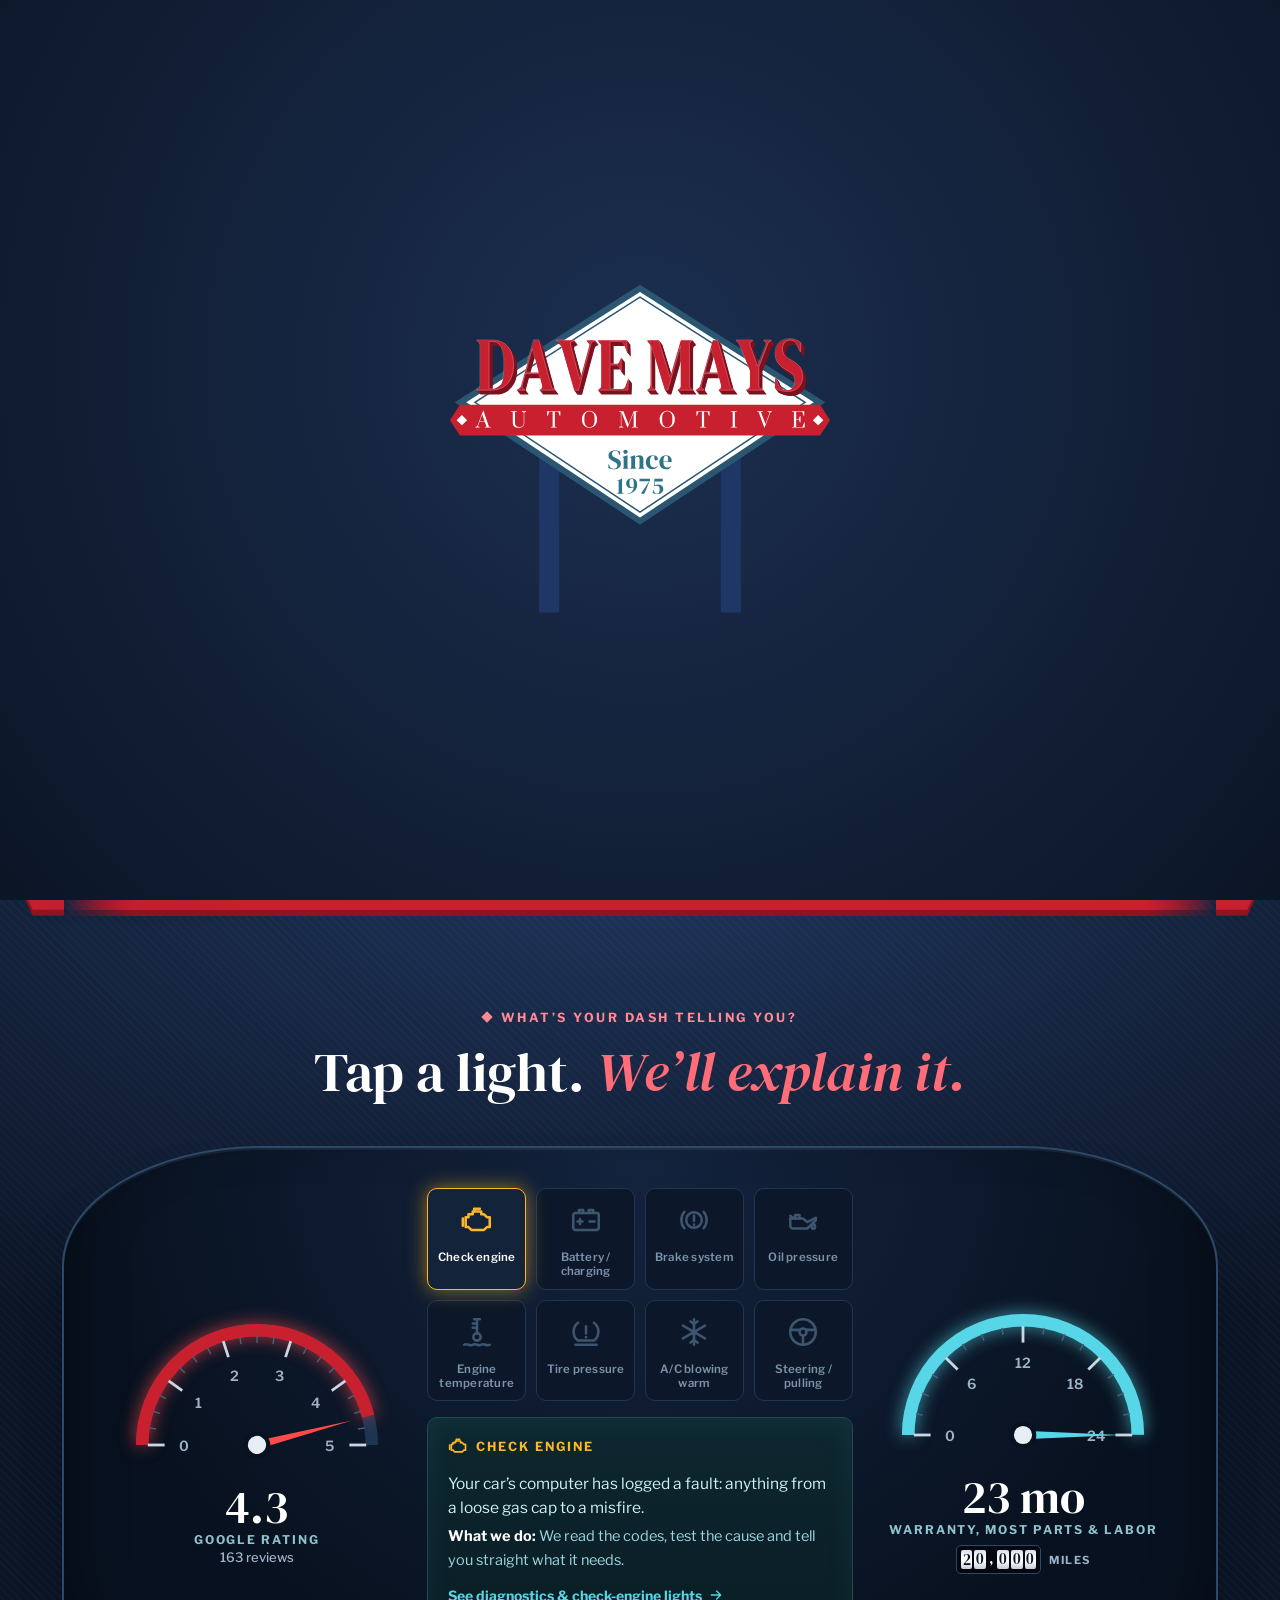
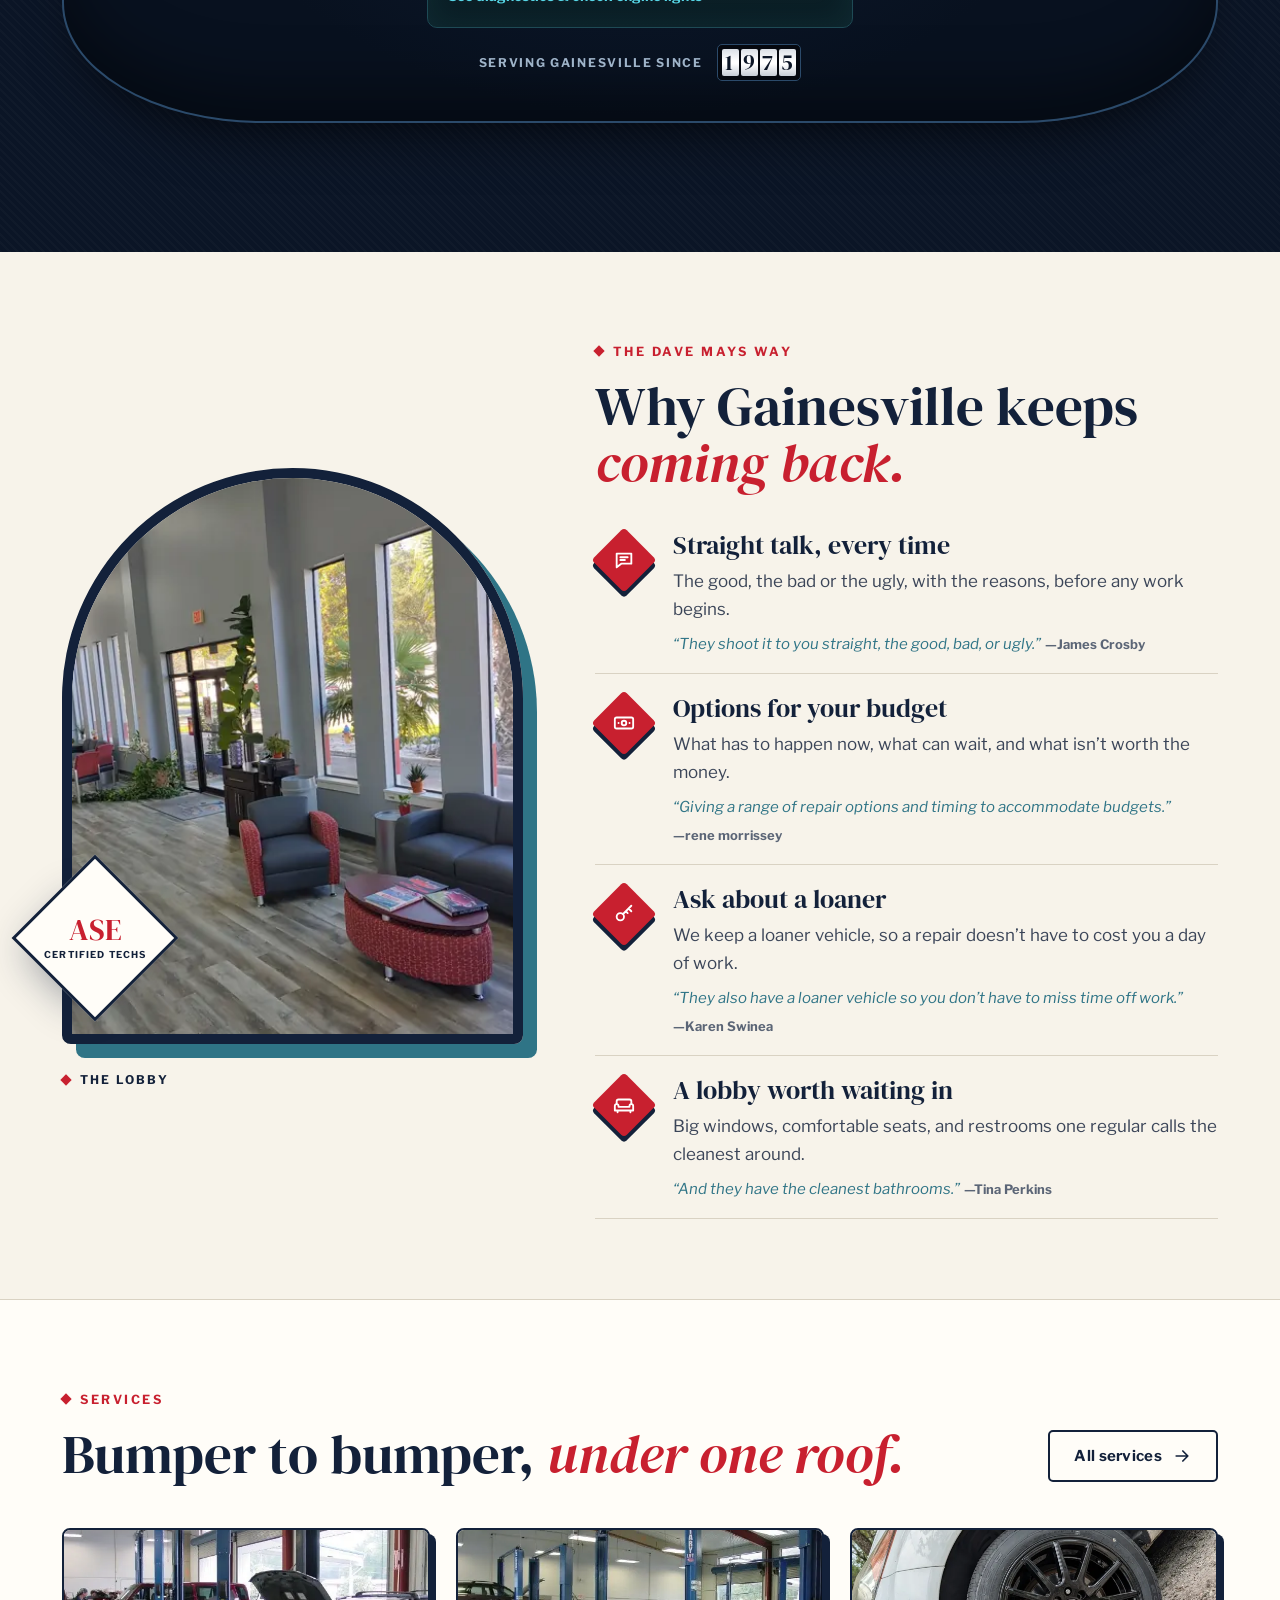
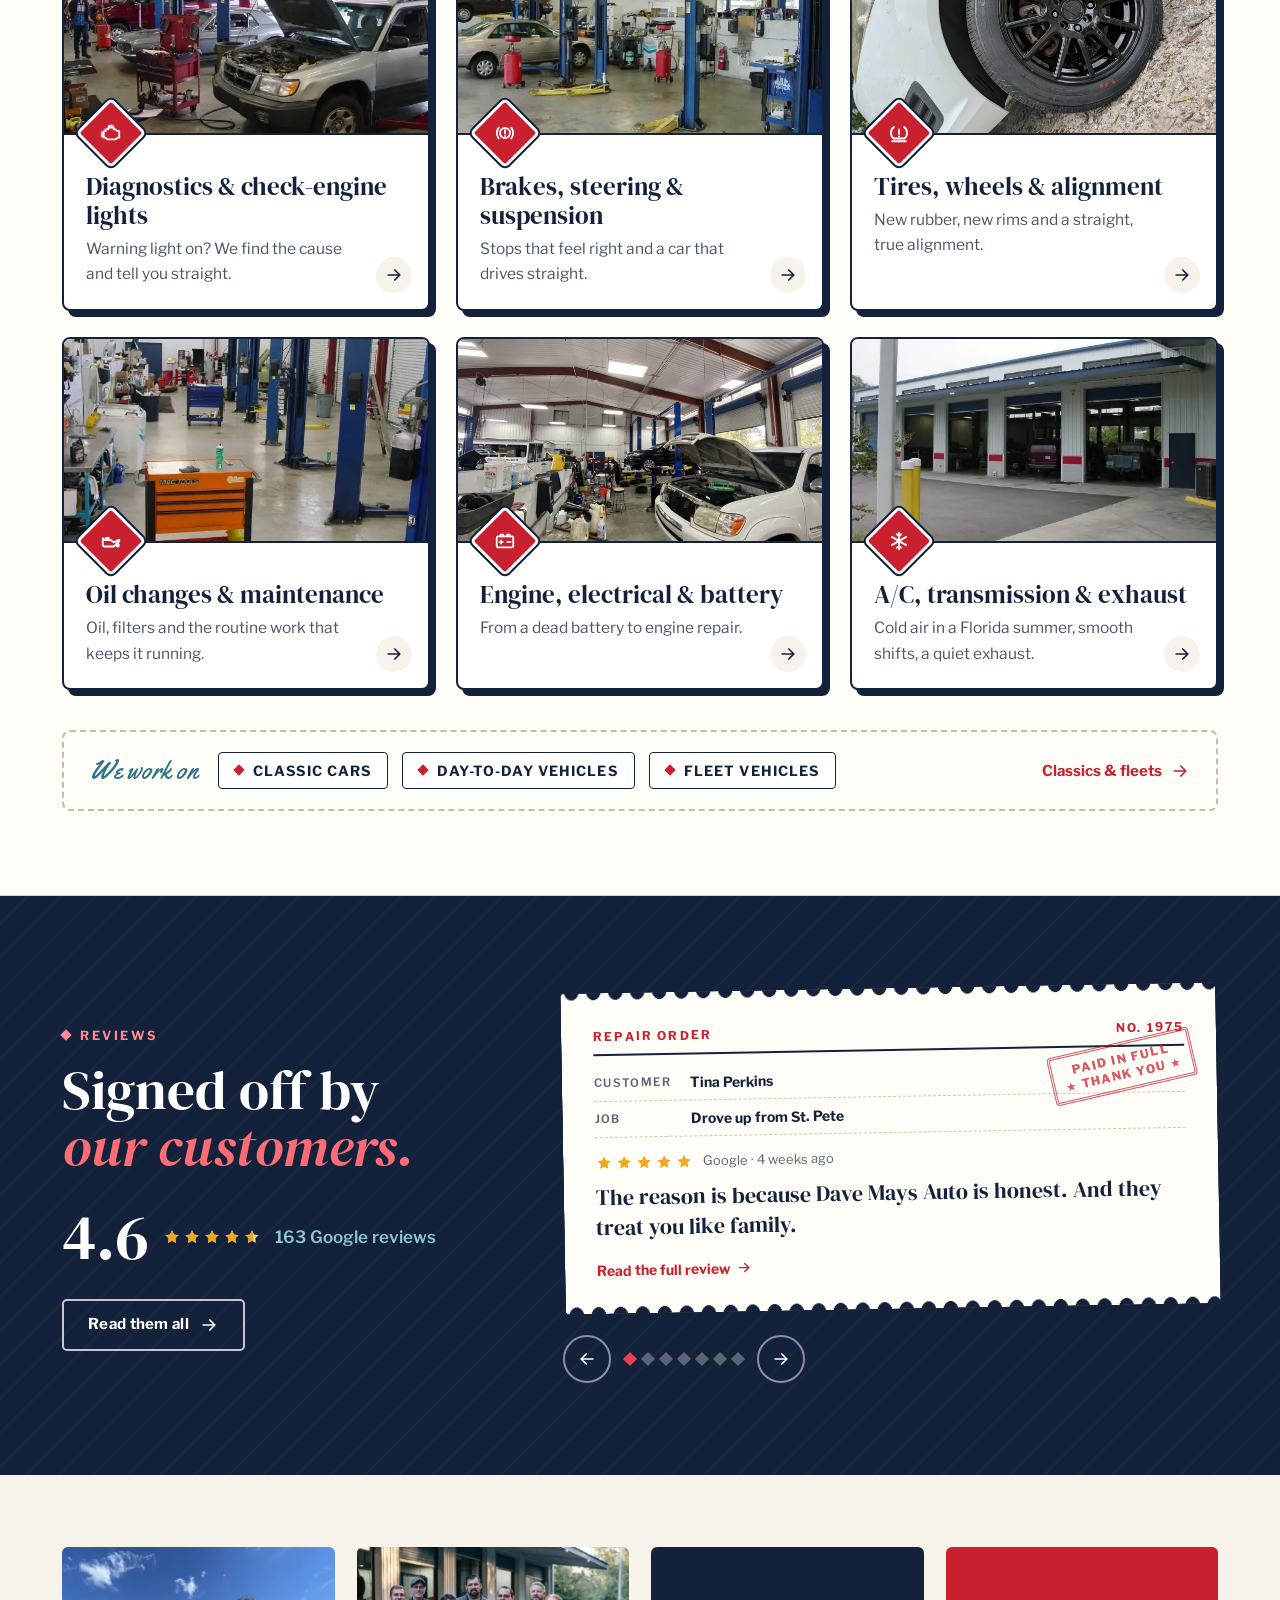
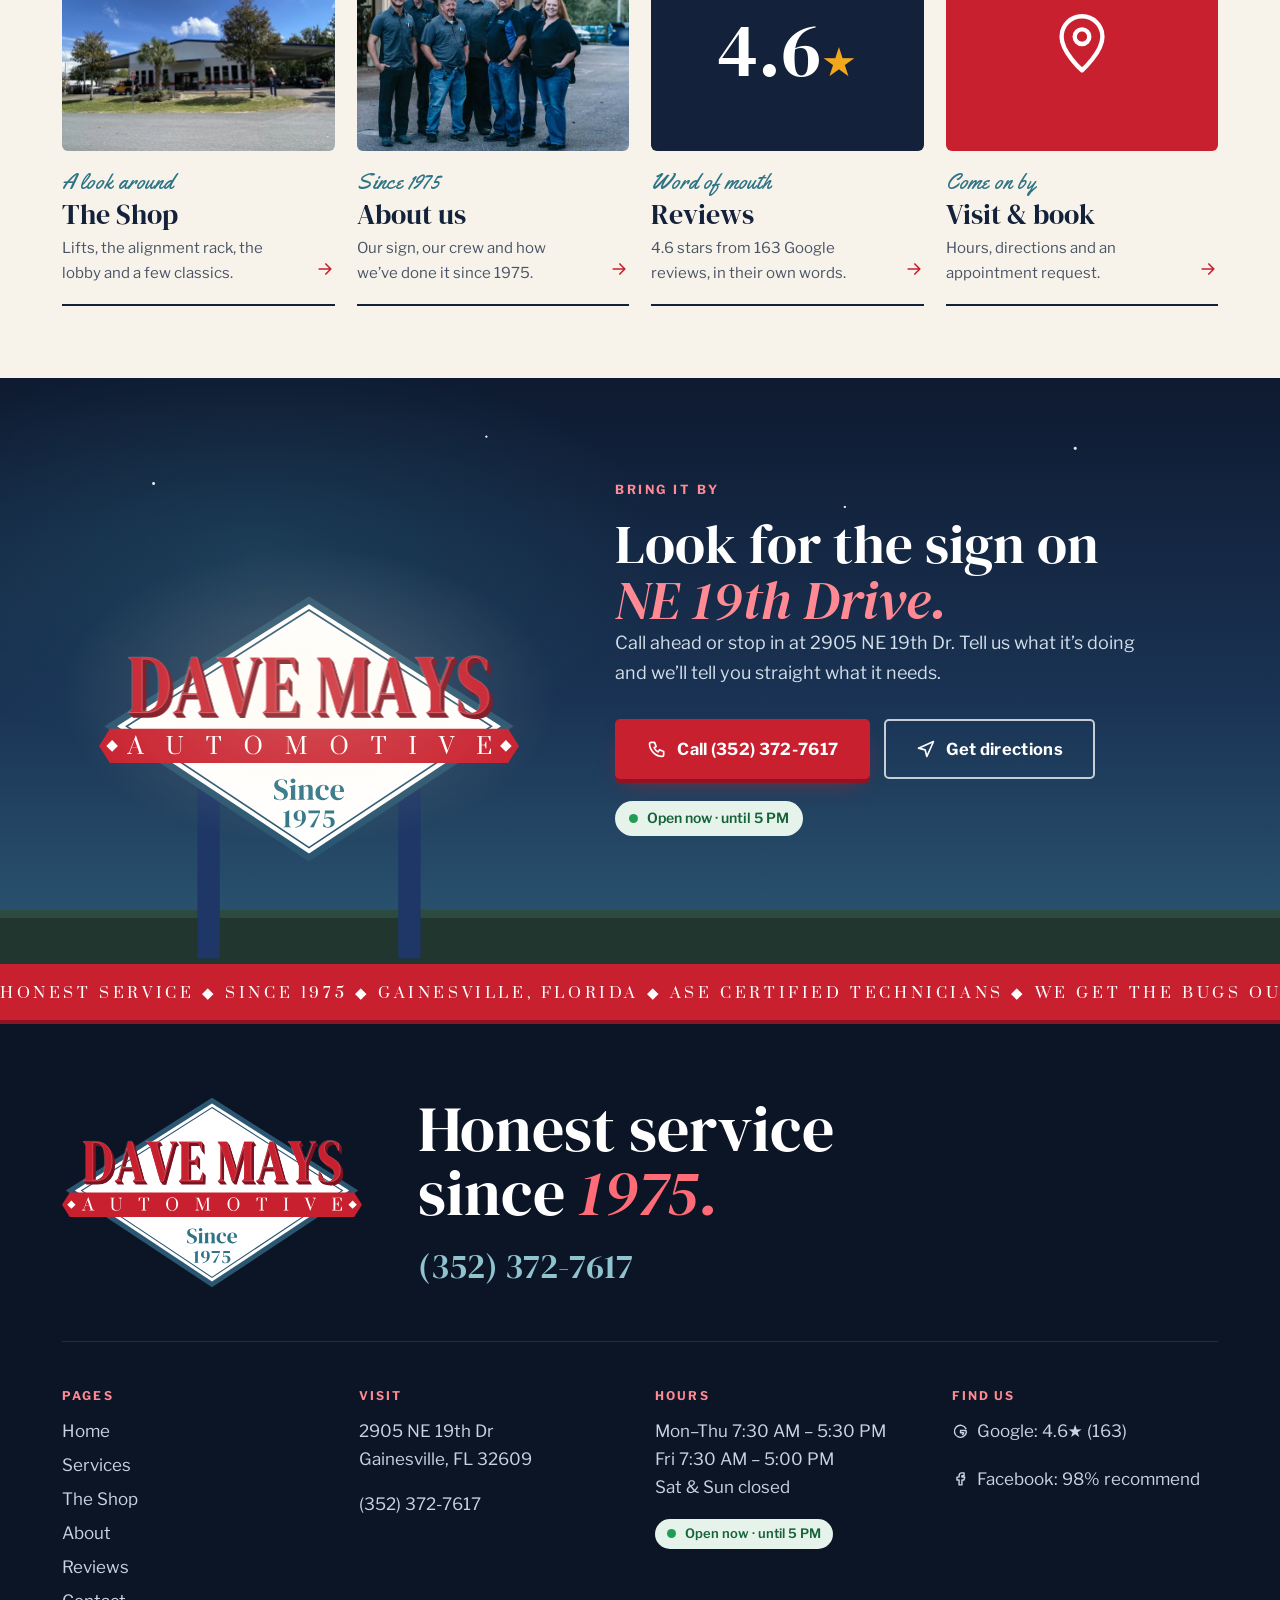
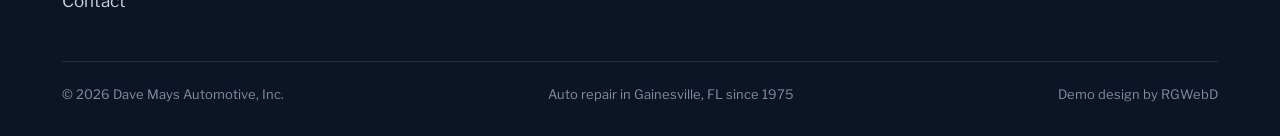
<file: index.html>
<!doctype html><html lang="en"><head><meta charset="utf-8">
<meta name="viewport" content="width=device-width,initial-scale=1,viewport-fit=cover">
<title>Dave Mays Automotive | Honest Auto Repair in Gainesville, FL Since 1975</title><meta name="description" content="Gainesville auto repair since 1975. ASE certified technicians, a comfortable lobby, loaner vehicle and a 2-year/20,000-mile warranty on most parts and labor. 4.6★ from 163 Google reviews. Call (352) 372-7617.">
<link rel="canonical" href="https://rgwebd.github.io/davemaysautomotive-demo/"><meta name="theme-color" content="#13213A">
<meta property="og:type" content="website"><meta property="og:site_name" content="Dave Mays Automotive"><meta property="og:title" content="Dave Mays Automotive | Honest Auto Repair in Gainesville, FL Since 1975"><meta property="og:description" content="Gainesville auto repair since 1975. ASE certified technicians, a comfortable lobby, loaner vehicle and a 2-year/20,000-mile warranty on most parts and labor. 4.6★ from 163 Google reviews. Call (352) 372-7617."><meta property="og:url" content="https://rgwebd.github.io/davemaysautomotive-demo/"><meta property="og:image" content="https://rgwebd.github.io/davemaysautomotive-demo/img/og.jpg"><meta property="og:image:width" content="1200"><meta property="og:image:height" content="630"><meta property="og:locale" content="en_US">
<meta name="twitter:card" content="summary_large_image"><meta name="twitter:title" content="Dave Mays Automotive | Honest Auto Repair in Gainesville, FL Since 1975"><meta name="twitter:description" content="Gainesville auto repair since 1975. ASE certified technicians, a comfortable lobby, loaner vehicle and a 2-year/20,000-mile warranty on most parts and labor. 4.6★ from 163 Google reviews. Call (352) 372-7617."><meta name="twitter:image" content="https://rgwebd.github.io/davemaysautomotive-demo/img/og.jpg">
<link rel="icon" href="favicon.svg" type="image/svg+xml"><link rel="icon" href="favicon.ico" sizes="any"><link rel="apple-touch-icon" href="apple-touch-icon.png">
<link rel="preconnect" href="https://fonts.googleapis.com"><link rel="preconnect" href="https://fonts.gstatic.com" crossorigin>
<link href="https://fonts.googleapis.com/css2?family=DM+Serif+Display:ital@0;1&family=Libre+Franklin:wght@400;500;600;700;800&family=Prata&family=Yellowtail&display=swap" rel="stylesheet">
<link rel="stylesheet" href="styles.css?v=1"><script type="application/ld+json">{"@context": "https://schema.org", "@type": "AutoRepair", "@id": "https://rgwebd.github.io/davemaysautomotive-demo/#business", "name": "Dave Mays Automotive", "legalName": "Dave Mays Automotive, Inc.", "slogan": "Honest service since 1975", "description": "Family-friendly auto repair shop in Gainesville, Florida since 1975 with ASE certified technicians and a comfortable lobby: diagnostics and check-engine lights, brakes, tires and alignment, steering and suspension, oil changes and maintenance, engine, electrical, battery, A/C, transmission and exhaust. Classic cars, daily drivers and fleet vehicles.", "foundingDate": "1975", "url": "https://rgwebd.github.io/davemaysautomotive-demo/", "telephone": "+13523727617", "image": "https://rgwebd.github.io/davemaysautomotive-demo/img/og.jpg", "logo": "https://rgwebd.github.io/davemaysautomotive-demo/brand/logo-sign.svg", "address": {"@type": "PostalAddress", "streetAddress": "2905 NE 19th Dr", "addressLocality": "Gainesville", "addressRegion": "FL", "postalCode": "32609", "addressCountry": "US"}, "geo": {"@type": "GeoCoordinates", "latitude": 29.678969, "longitude": -82.2985268}, "areaServed": {"@type": "City", "name": "Gainesville, FL"}, "openingHoursSpecification": [{"@type": "OpeningHoursSpecification", "dayOfWeek": ["Monday", "Tuesday", "Wednesday", "Thursday"], "opens": "07:30", "closes": "17:30"}, {"@type": "OpeningHoursSpecification", "dayOfWeek": "Friday", "opens": "07:30", "closes": "17:00"}], "specialOpeningHoursSpecification": [{"@type": "OpeningHoursSpecification", "validFrom": "2026-11-26", "validThrough": "2026-11-26", "description": "Thanksgiving: hours might differ"}, {"@type": "OpeningHoursSpecification", "validFrom": "2026-11-27", "validThrough": "2026-11-27", "description": "Black Friday: hours might differ"}], "hasMap": "https://www.google.com/maps/place/Dave+Mays+Automotive/@29.678969,-82.2985268,17z/data=!3m1!4b1!4m6!3m5!1s0x88e8a6a1b044c1bb:0x47dfdd13616fe318", "sameAs": ["https://www.google.com/maps/place/Dave+Mays+Automotive/@29.678969,-82.2985268,17z/data=!3m1!4b1!4m6!3m5!1s0x88e8a6a1b044c1bb:0x47dfdd13616fe318", "https://www.facebook.com/DaveMaysAutomotive/"], "aggregateRating": {"@type": "AggregateRating", "ratingValue": "4.6", "reviewCount": "163", "bestRating": "5"}, "amenityFeature": [{"@type": "LocationFeatureSpecification", "name": "Comfortable customer lobby", "value": true}, {"@type": "LocationFeatureSpecification", "name": "ASE certified technicians", "value": true}, {"@type": "LocationFeatureSpecification", "name": "Loaner vehicle (ask when booking)", "value": true}], "hasOfferCatalog": {"@type": "OfferCatalog", "name": "Auto repair services", "itemListElement": [{"@type": "Offer", "itemOffered": {"@type": "Service", "name": "Diagnostics & check-engine lights", "description": "Warning light on? We find the cause and tell you straight."}}, {"@type": "Offer", "itemOffered": {"@type": "Service", "name": "Brakes, steering & suspension", "description": "Stops that feel right and a car that drives straight."}}, {"@type": "Offer", "itemOffered": {"@type": "Service", "name": "Tires, wheels & alignment", "description": "New rubber, new rims and a straight, true alignment."}}, {"@type": "Offer", "itemOffered": {"@type": "Service", "name": "Oil changes & maintenance", "description": "Oil, filters and the routine work that keeps it running."}}, {"@type": "Offer", "itemOffered": {"@type": "Service", "name": "Engine, electrical & battery", "description": "From a dead battery to engine repair."}}, {"@type": "Offer", "itemOffered": {"@type": "Service", "name": "A/C, transmission & exhaust", "description": "Cold air in a Florida summer, smooth shifts, a quiet exhaust."}}, {"@type": "Offer", "itemOffered": {"@type": "Service", "name": "Classic cars, daily drivers & fleets", "description": "Old iron, the family car and the company trucks."}}]}, "review": [{"@type": "Review", "author": {"@type": "Person", "name": "Tina Perkins"}, "reviewBody": "Amazing place to have your car worked on. I drove up from St Pete to have Dave Mays Auto look at my car. One might ask why come here when you pass many other places along the way and have places near me back where I live. The reason is because Dave Mays Auto is honest. And they treat you like family. Everyone that works there is so polite and really cares. And they make sure you are well taken care of. And they have the cleanest bathrooms. I dislike my dealership where I bought my car and really hate going to them so I bring it to Dave Mays to service and make sure my car is in good working order. This is the best place. You need someone that is honest and will treat you right go see everyone at Dave Mays Auto. They will take good care of you. The owners are great as well as the staff.  Thank you for everything! 5 🌟 service always. Tina -St Petersburg Florida"}, {"@type": "Review", "author": {"@type": "Person", "name": "James Crosby"}, "reviewBody": "By far the best in Gainesville. I’ve been using Dave Mays for years now because they are the only ones you can trust with your vehicle. They shoot it to you straight, the good, bad, or ugly and will help you any way they can. Great Service for a fair price."}, {"@type": "Review", "author": {"@type": "Person", "name": "Richard Harvey"}, "reviewBody": "My granddaughter's car was running rough and had a check engine light on. Took it in to Dave Mays without an appointment on Monday morning and by 10:30 that morning the car was repaired.\nThe charge was extremely reasonable and about 10 % of what the dealer had quoted.\nDave Mays has a great reputation for quality service at a reasonable cost.\nI say that reputation is well deserved!\nThese guys are very honest and will charge a fair price for the high quality  work  they do."}, {"@type": "Review", "author": {"@type": "Person", "name": "Reid Wagner"}, "reviewBody": "Great experience with Dave Mays Automotive in Gainesville. The staff was friendly, professional, and straightforward throughout the whole process. They communicated clearly, got the work done efficiently, and made everything easy. I’d definitely recommend Dave Mays Automotive to anyone in Gainesville looking for reliable and honest service."}, {"@type": "Review", "author": {"@type": "Person", "name": "Karen Swinea"}, "reviewBody": "Great experience with Dave Mays! I've neglected some routine maintenance on my vehicle and needed to get some work done. The owners were so helpful is diagnosing what needed to be done first and worked with me to fit it into my budget. They also have a loaner vehicle so you don't have to miss time off work. Very professional and great customer service. I'll be back!"}, {"@type": "Review", "author": {"@type": "Person", "name": "Pandora Rose"}, "reviewBody": "I had a check engine light come on for the second time. Before I even got to Dave Mays, they had researched my issue and had a solution ready to go. They found a turbocharger problem that was covered by a special extended manufacturer coverage and referred me to the Chevrolet dealership rather than having me pay for the repair myself. Chevrolet replaced the turbocharger at no charge. I really appreciate that Dave Mays took the time to research the issue and look out for me as a customer."}, {"@type": "Review", "author": {"@type": "Person", "name": "Steven Murphy"}, "reviewBody": "I highly recommend Dave Mays.tgey installed new rims and tires for me. Super friendly staff, very knowledgeable, and I don't feel like they're trying to scam me like other mechanics. When they told me what was wrong with my car they offered to sell me what I needed or offered an alternative of getting stuff myself and they would fix it for me. Overall just a very pleasant experience. Will be back here when it's needed."}, {"@type": "Review", "author": {"@type": "Person", "name": "rene morrissey"}, "reviewBody": "Many years of consistently excellent service. Especially notable for giving a range of repair options and timing to accommodate budgets, including steering away from costly repairs or parts that might be “recommended” but aren’t worth the price difference. Also notable for anticipating future repairs that allows for budgeting."}, {"@type": "Review", "author": {"@type": "Person", "name": "Jay Kalinowski"}, "reviewBody": "Brian, Janeina & Alex and the rest of the crew provide the best service, honest, dependable. Take all my cars there now."}, {"@type": "Review", "author": {"@type": "Person", "name": "David Harrison"}, "reviewBody": "Great place for honest repairs.  Enjoyed 25 years of knowing Brian.   Keep up the great work!!"}]}</script><script type="application/ld+json">{"@context": "https://schema.org", "@type": "BreadcrumbList", "itemListElement": [{"@type": "ListItem", "position": 1, "name": "Home", "item": "https://rgwebd.github.io/davemaysautomotive-demo/"}]}</script><script src="https://cosmiccallers.lovable.app/demo-track.js" data-demo="davemaysautomotive-demo" defer></script></head><body class="home"><a class="skip" href="#main">Skip to content</a><div class="pbar" aria-hidden="true"><i></i></div>
<header class="nav"><div class="nav-in"><a class="brand" href="index.html" aria-label="Dave Mays Automotive home"><img class="b-l" src="brand/logo-horizontal-light.svg" alt="Dave Mays Automotive, since 1975" width="628" height="175"><img class="b-d" src="brand/logo-horizontal-dark.svg" alt="" width="628" height="175" aria-hidden="true"></a>
<nav aria-label="Main"><ul><li><a href="index.html" aria-current=page>Home</a></li><li><a href="services.html">Services</a></li><li><a href="shop.html">The Shop</a></li><li><a href="about.html">About</a></li><li><a href="reviews.html">Reviews</a></li><li><a href="contact.html">Contact</a></li></ul></nav>
<div class="acts"><a class="btn line sm" href="contact.html#book"><svg class="ic " viewBox="0 0 24 24" fill="none" stroke="currentColor" stroke-width="2" stroke-linecap="round" stroke-linejoin="round" aria-hidden="true"><rect x="3" y="5" width="18" height="16" rx="2"/><path d="M3 10h18M8 3v4M16 3v4"/></svg><span>Book</span></a><a class="btn red sm mag" href="tel:+13523727617"><svg class="ic " viewBox="0 0 24 24" fill="none" stroke="currentColor" stroke-width="2" stroke-linecap="round" stroke-linejoin="round" aria-hidden="true"><path d="M5 4h4l2 5-2.5 1.5a11 11 0 0 0 5 5L15 13l5 2v4a2 2 0 0 1-2 2A16 16 0 0 1 3 6a2 2 0 0 1 2-2"/></svg><span>(352) 372-7617</span></a></div>
<button class="menu-btn" aria-expanded="false" aria-controls="mmenu" aria-label="Open menu"><i></i><i></i></button></div></header>
<div class="mmenu" id="mmenu" aria-hidden="true"><nav aria-label="Mobile"><a class="mm-l" href="index.html" aria-current=page style="--d:0"><span>01</span>Home</a><a class="mm-l" href="services.html" style="--d:1"><span>02</span>Services</a><a class="mm-l" href="shop.html" style="--d:2"><span>03</span>The Shop</a><a class="mm-l" href="about.html" style="--d:3"><span>04</span>About</a><a class="mm-l" href="reviews.html" style="--d:4"><span>05</span>Reviews</a><a class="mm-l" href="contact.html" style="--d:5"><span>06</span>Contact</a></nav>
<div class="mm-foot"><a class="btn red" href="tel:+13523727617"><svg class="ic " viewBox="0 0 24 24" fill="none" stroke="currentColor" stroke-width="2" stroke-linecap="round" stroke-linejoin="round" aria-hidden="true"><path d="M5 4h4l2 5-2.5 1.5a11 11 0 0 0 5 5L15 13l5 2v4a2 2 0 0 1-2 2A16 16 0 0 1 3 6a2 2 0 0 1 2-2"/></svg>Call (352) 372-7617</a><a class="btn line-l" href="contact.html#book"><svg class="ic " viewBox="0 0 24 24" fill="none" stroke="currentColor" stroke-width="2" stroke-linecap="round" stroke-linejoin="round" aria-hidden="true"><rect x="3" y="5" width="18" height="16" rx="2"/><path d="M3 10h18M8 3v4M16 3v4"/></svg>Request an appointment</a><p>2905 NE 19th Dr, Gainesville</p></div></div>
<div class="loader" aria-hidden="true"><div class="ld-in"><svg class="sg ld" viewBox="0 0 640 560" role="img" aria-label="Dave Mays Automotive roadside sign: Dave Mays Automotive, since 1975"><g class="sg-posts" fill="#1E3766"><rect x="150" y="300" width="34" height="260" rx="3"/><rect x="456" y="300" width="34" height="260" rx="3"/></g><g class="sg-board"><path fill="#2B5671" d="M320 8L632.0 206L320 412L8.0 206Z"/><path fill="#fff" d="M320 20L612.6 206L320 400L27.4 206Z"/><path class="sg-line" fill="none" stroke="#2B5671" stroke-width="2.5" d="M320 29L598.0 206L320 391L42.0 206Z"/></g><g class="sg-name"><g fill="#7C1220"><path transform="translate(5.6 7.0)" d="M45.55519999999996 186.0V184.72L47.705599999999954 183.696Q50.982399999999956 182.032 50.982399999999956 177.168V110.352Q50.982399999999956 105.232 47.705599999999954 103.824L45.55519999999996 102.8V101.52H72.58879999999996Q83.44319999999996 101.52 91.27679999999995 106.576Q99.11039999999996 111.632 103.35999999999996 121.04Q107.60959999999997 130.448 107.60959999999997 143.632Q107.60959999999997 157.072 103.00159999999997 166.54399999999998Q98.39359999999996 176.016 90.15039999999996 181.00799999999998Q81.90719999999996 186.0 70.74559999999995 186.0ZM66.34239999999996 183.44H70.74559999999995Q78.11839999999995 183.44 82.62399999999995 179.792Q87.12959999999995 176.144 89.22879999999995 167.50400000000002Q91.32799999999996 158.864 91.32799999999996 143.76Q91.32799999999996 128.656 89.22879999999995 120.016Q87.12959999999995 111.376 82.72639999999996 107.72800000000001Q78.32319999999996 104.08 71.15519999999995 104.08H66.34239999999996ZM112.47679999999997 186.0V184.72L115.03679999999997 183.568Q117.08479999999997 182.544 118.21119999999998 181.072Q119.33759999999998 179.6 120.05439999999997 176.912L141.14879999999997 101.264H149.85279999999997L170.64 177.424Q171.45919999999998 180.24 172.48319999999998 181.712Q173.50719999999998 183.184 175.65759999999997 184.208L176.88639999999998 184.72V186.0H150.87679999999997V184.72L152.41279999999998 184.08Q154.56319999999997 183.056 155.02399999999997 181.2Q155.48479999999998 179.344 154.87039999999996 176.784L150.05759999999998 158.352H127.32479999999998L122.40959999999997 176.4Q121.69279999999998 179.216 121.94879999999998 180.88Q122.20479999999998 182.544 124.35519999999997 183.568L126.60799999999998 184.72V186.0ZM128.04159999999996 155.792H149.4432L139.10079999999996 115.984ZM209.29919999999998 186.384 187.38559999999998 110.096Q186.66879999999998 107.536 185.4912 106.064Q184.31359999999998 104.592 182.26559999999998 103.824L179.80799999999996 102.8V101.52H209.29919999999998V102.8L206.12479999999996 103.952Q203.76959999999997 104.72 203.51359999999997 106.64Q203.25759999999997 108.56 203.97439999999997 111.376L219.12959999999998 167.56799999999998L234.38719999999998 111.248Q235.20639999999997 108.304 235.15519999999998 106.384Q235.10399999999998 104.464 232.7488 103.696L230.08639999999997 102.8V101.52H244.42239999999998V102.8L241.65759999999997 103.824Q239.712 104.464 238.89279999999997 106.064Q238.07359999999997 107.664 237.35679999999996 110.224L216.87679999999997 186.384ZM249.1872 186.0V184.72L251.5424 183.568Q253.2832 182.672 253.9488 181.2Q254.6144 179.728 254.6144 177.168V110.352Q254.6144 107.792 254.0512 106.32Q253.48799999999997 104.848 251.5424 103.952L249.1872 102.8V101.52H298.2368L298.8512 121.232H297.8272L293.424 109.2Q292.50239999999997 106.896 291.47839999999997 105.488Q290.45439999999996 104.08 288.40639999999996 104.08H269.9744V141.072H280.9312Q282.9792 141.072 284.0544 139.728Q285.1296 138.38400000000001 285.9488 136.07999999999998L287.9968 130.96H289.0208V154.0H287.9968L285.9488 148.624Q285.0272 146.32 284.0032 144.976Q282.9792 143.632 280.9312 143.632H269.9744V183.44H290.6592Q292.7072 183.44 293.8336 182.096Q294.96 180.752 295.67679999999996 178.32L299.8752 166.288H300.8992L300.28479999999996 186.0ZM332.13759999999996 186.0V184.72L334.18559999999997 183.824Q337.6672 182.416 337.6672 176.528V110.992Q337.6672 108.432 337.2064 106.896Q336.74559999999997 105.36 334.79999999999995 104.336L332.13759999999996 102.8V101.52H351.90079999999995L370.84479999999996 163.472L388.66239999999993 101.52H408.8352V102.8L407.19679999999994 103.568Q405.2512 104.464 404.5344 106.064Q403.81759999999997 107.664 403.81759999999997 110.224V177.168Q403.81759999999997 179.728 404.32959999999997 181.13600000000002Q404.84159999999997 182.544 406.7872 183.568L408.8352 184.72V186.0H383.33759999999995V184.72L385.48799999999994 183.568Q387.43359999999996 182.544 387.94559999999996 181.13600000000002Q388.45759999999996 179.728 388.45759999999996 177.168V148.368L388.66239999999993 111.76L367.26079999999996 186.0H362.14079999999996L339.81759999999997 112.65599999999999L340.12479999999994 144.528V176.784Q340.12479999999994 179.6 340.7904 181.328Q341.45599999999996 183.056 343.4016 183.824L345.65439999999995 184.72V186.0ZM413.9072 186.0V184.72L416.4672 183.568Q418.5152 182.544 419.6416 181.072Q420.768 179.6 421.48479999999995 176.912L442.57919999999996 101.264H451.28319999999997L472.07039999999995 177.424Q472.8896 180.24 473.9136 181.712Q474.9376 183.184 477.08799999999997 184.208L478.31679999999994 184.72V186.0H452.30719999999997V184.72L453.84319999999997 184.08Q455.99359999999996 183.056 456.45439999999996 181.2Q456.91519999999997 179.344 456.3008 176.784L451.48799999999994 158.352H428.75519999999995L423.84 176.4Q423.12319999999994 179.216 423.37919999999997 180.88Q423.63519999999994 182.544 425.7856 183.568L428.03839999999997 184.72V186.0ZM429.472 155.792H450.87359999999995L440.53119999999996 115.984ZM498.544 186.0V184.72L501.616 183.696Q505.2 182.416 505.2 177.296V152.976L488.304 109.968Q487.38239999999996 107.408 486.61439999999993 106.128Q485.84639999999996 104.848 484.31039999999996 103.952L482.4672 102.8V101.52H509.9104V102.8L508.06719999999996 103.696Q505.8144 104.848 505.6096 106.832Q505.40479999999997 108.816 506.42879999999997 111.76L518.512 145.296L532.0287999999999 110.48Q532.848 108.432 532.6944 106.256Q532.5408 104.08 530.4928 103.44L529.0591999999999 102.8V101.52H541.3471999999999V102.8L539.4015999999999 103.696Q537.456 104.592 536.5344 106.19200000000001Q535.6128 107.792 534.6912 110.224L520.6623999999999 147.088V177.296Q520.6623999999999 179.856 521.4304 181.45600000000002Q522.1984 183.056 524.144 183.696L527.3184 184.72V186.0ZM568.3328 188.304Q562.7008 188.304 556.864 186.57600000000002Q551.0272 184.848 547.136 182.032L547.6479999999999 164.624H548.6719999999999L551.8464 172.944Q553.28 176.528 554.9184 179.28Q556.5568 182.032 559.424 183.568Q561.472 184.848 563.3664 185.296Q565.2608 185.744 567.616 185.744Q573.8624 185.744 577.4975999999999 181.51999999999998Q581.1328 177.296 581.1328 170.64Q581.1328 164.368 578.6751999999999 160.848Q576.2176 157.328 570.7904 154.0L566.592 151.696Q557.7855999999999 146.832 552.8191999999999 140.49599999999998Q547.8528 134.16 547.8528 123.664Q547.8528 116.112 550.976 110.608Q554.0992 105.104 559.6800000000001 102.16Q565.2608 99.216 572.736 99.216Q578.1632 99.216 583.0272 101.008Q587.8912 102.8 591.4752 105.872L590.8607999999999 121.232H589.8367999999999L585.6383999999999 111.632Q583.8976 107.152 582.1568 105.29599999999999Q580.4159999999999 103.44 578.1632 102.672Q576.832 102.16 575.7056 101.96799999999999Q574.5792 101.776 572.8384 101.776Q567.616 101.776 564.0319999999999 105.55199999999999Q560.448 109.328 560.448 115.728Q560.448 122.256 563.2128 126.16Q565.9775999999999 130.064 571.3023999999999 133.136L576.0128 135.696Q585.8432 141.072 590.144 147.152Q594.4448 153.232 594.4448 162.832Q594.4448 174.096 587.6351999999999 181.2Q580.8256 188.304 568.3328 188.304Z"/><path transform="translate(4.8 6.0)" d="M45.55519999999996 186.0V184.72L47.705599999999954 183.696Q50.982399999999956 182.032 50.982399999999956 177.168V110.352Q50.982399999999956 105.232 47.705599999999954 103.824L45.55519999999996 102.8V101.52H72.58879999999996Q83.44319999999996 101.52 91.27679999999995 106.576Q99.11039999999996 111.632 103.35999999999996 121.04Q107.60959999999997 130.448 107.60959999999997 143.632Q107.60959999999997 157.072 103.00159999999997 166.54399999999998Q98.39359999999996 176.016 90.15039999999996 181.00799999999998Q81.90719999999996 186.0 70.74559999999995 186.0ZM66.34239999999996 183.44H70.74559999999995Q78.11839999999995 183.44 82.62399999999995 179.792Q87.12959999999995 176.144 89.22879999999995 167.50400000000002Q91.32799999999996 158.864 91.32799999999996 143.76Q91.32799999999996 128.656 89.22879999999995 120.016Q87.12959999999995 111.376 82.72639999999996 107.72800000000001Q78.32319999999996 104.08 71.15519999999995 104.08H66.34239999999996ZM112.47679999999997 186.0V184.72L115.03679999999997 183.568Q117.08479999999997 182.544 118.21119999999998 181.072Q119.33759999999998 179.6 120.05439999999997 176.912L141.14879999999997 101.264H149.85279999999997L170.64 177.424Q171.45919999999998 180.24 172.48319999999998 181.712Q173.50719999999998 183.184 175.65759999999997 184.208L176.88639999999998 184.72V186.0H150.87679999999997V184.72L152.41279999999998 184.08Q154.56319999999997 183.056 155.02399999999997 181.2Q155.48479999999998 179.344 154.87039999999996 176.784L150.05759999999998 158.352H127.32479999999998L122.40959999999997 176.4Q121.69279999999998 179.216 121.94879999999998 180.88Q122.20479999999998 182.544 124.35519999999997 183.568L126.60799999999998 184.72V186.0ZM128.04159999999996 155.792H149.4432L139.10079999999996 115.984ZM209.29919999999998 186.384 187.38559999999998 110.096Q186.66879999999998 107.536 185.4912 106.064Q184.31359999999998 104.592 182.26559999999998 103.824L179.80799999999996 102.8V101.52H209.29919999999998V102.8L206.12479999999996 103.952Q203.76959999999997 104.72 203.51359999999997 106.64Q203.25759999999997 108.56 203.97439999999997 111.376L219.12959999999998 167.56799999999998L234.38719999999998 111.248Q235.20639999999997 108.304 235.15519999999998 106.384Q235.10399999999998 104.464 232.7488 103.696L230.08639999999997 102.8V101.52H244.42239999999998V102.8L241.65759999999997 103.824Q239.712 104.464 238.89279999999997 106.064Q238.07359999999997 107.664 237.35679999999996 110.224L216.87679999999997 186.384ZM249.1872 186.0V184.72L251.5424 183.568Q253.2832 182.672 253.9488 181.2Q254.6144 179.728 254.6144 177.168V110.352Q254.6144 107.792 254.0512 106.32Q253.48799999999997 104.848 251.5424 103.952L249.1872 102.8V101.52H298.2368L298.8512 121.232H297.8272L293.424 109.2Q292.50239999999997 106.896 291.47839999999997 105.488Q290.45439999999996 104.08 288.40639999999996 104.08H269.9744V141.072H280.9312Q282.9792 141.072 284.0544 139.728Q285.1296 138.38400000000001 285.9488 136.07999999999998L287.9968 130.96H289.0208V154.0H287.9968L285.9488 148.624Q285.0272 146.32 284.0032 144.976Q282.9792 143.632 280.9312 143.632H269.9744V183.44H290.6592Q292.7072 183.44 293.8336 182.096Q294.96 180.752 295.67679999999996 178.32L299.8752 166.288H300.8992L300.28479999999996 186.0ZM332.13759999999996 186.0V184.72L334.18559999999997 183.824Q337.6672 182.416 337.6672 176.528V110.992Q337.6672 108.432 337.2064 106.896Q336.74559999999997 105.36 334.79999999999995 104.336L332.13759999999996 102.8V101.52H351.90079999999995L370.84479999999996 163.472L388.66239999999993 101.52H408.8352V102.8L407.19679999999994 103.568Q405.2512 104.464 404.5344 106.064Q403.81759999999997 107.664 403.81759999999997 110.224V177.168Q403.81759999999997 179.728 404.32959999999997 181.13600000000002Q404.84159999999997 182.544 406.7872 183.568L408.8352 184.72V186.0H383.33759999999995V184.72L385.48799999999994 183.568Q387.43359999999996 182.544 387.94559999999996 181.13600000000002Q388.45759999999996 179.728 388.45759999999996 177.168V148.368L388.66239999999993 111.76L367.26079999999996 186.0H362.14079999999996L339.81759999999997 112.65599999999999L340.12479999999994 144.528V176.784Q340.12479999999994 179.6 340.7904 181.328Q341.45599999999996 183.056 343.4016 183.824L345.65439999999995 184.72V186.0ZM413.9072 186.0V184.72L416.4672 183.568Q418.5152 182.544 419.6416 181.072Q420.768 179.6 421.48479999999995 176.912L442.57919999999996 101.264H451.28319999999997L472.07039999999995 177.424Q472.8896 180.24 473.9136 181.712Q474.9376 183.184 477.08799999999997 184.208L478.31679999999994 184.72V186.0H452.30719999999997V184.72L453.84319999999997 184.08Q455.99359999999996 183.056 456.45439999999996 181.2Q456.91519999999997 179.344 456.3008 176.784L451.48799999999994 158.352H428.75519999999995L423.84 176.4Q423.12319999999994 179.216 423.37919999999997 180.88Q423.63519999999994 182.544 425.7856 183.568L428.03839999999997 184.72V186.0ZM429.472 155.792H450.87359999999995L440.53119999999996 115.984ZM498.544 186.0V184.72L501.616 183.696Q505.2 182.416 505.2 177.296V152.976L488.304 109.968Q487.38239999999996 107.408 486.61439999999993 106.128Q485.84639999999996 104.848 484.31039999999996 103.952L482.4672 102.8V101.52H509.9104V102.8L508.06719999999996 103.696Q505.8144 104.848 505.6096 106.832Q505.40479999999997 108.816 506.42879999999997 111.76L518.512 145.296L532.0287999999999 110.48Q532.848 108.432 532.6944 106.256Q532.5408 104.08 530.4928 103.44L529.0591999999999 102.8V101.52H541.3471999999999V102.8L539.4015999999999 103.696Q537.456 104.592 536.5344 106.19200000000001Q535.6128 107.792 534.6912 110.224L520.6623999999999 147.088V177.296Q520.6623999999999 179.856 521.4304 181.45600000000002Q522.1984 183.056 524.144 183.696L527.3184 184.72V186.0ZM568.3328 188.304Q562.7008 188.304 556.864 186.57600000000002Q551.0272 184.848 547.136 182.032L547.6479999999999 164.624H548.6719999999999L551.8464 172.944Q553.28 176.528 554.9184 179.28Q556.5568 182.032 559.424 183.568Q561.472 184.848 563.3664 185.296Q565.2608 185.744 567.616 185.744Q573.8624 185.744 577.4975999999999 181.51999999999998Q581.1328 177.296 581.1328 170.64Q581.1328 164.368 578.6751999999999 160.848Q576.2176 157.328 570.7904 154.0L566.592 151.696Q557.7855999999999 146.832 552.8191999999999 140.49599999999998Q547.8528 134.16 547.8528 123.664Q547.8528 116.112 550.976 110.608Q554.0992 105.104 559.6800000000001 102.16Q565.2608 99.216 572.736 99.216Q578.1632 99.216 583.0272 101.008Q587.8912 102.8 591.4752 105.872L590.8607999999999 121.232H589.8367999999999L585.6383999999999 111.632Q583.8976 107.152 582.1568 105.29599999999999Q580.4159999999999 103.44 578.1632 102.672Q576.832 102.16 575.7056 101.96799999999999Q574.5792 101.776 572.8384 101.776Q567.616 101.776 564.0319999999999 105.55199999999999Q560.448 109.328 560.448 115.728Q560.448 122.256 563.2128 126.16Q565.9775999999999 130.064 571.3023999999999 133.136L576.0128 135.696Q585.8432 141.072 590.144 147.152Q594.4448 153.232 594.4448 162.832Q594.4448 174.096 587.6351999999999 181.2Q580.8256 188.304 568.3328 188.304Z"/><path transform="translate(4.0 5.0)" d="M45.55519999999996 186.0V184.72L47.705599999999954 183.696Q50.982399999999956 182.032 50.982399999999956 177.168V110.352Q50.982399999999956 105.232 47.705599999999954 103.824L45.55519999999996 102.8V101.52H72.58879999999996Q83.44319999999996 101.52 91.27679999999995 106.576Q99.11039999999996 111.632 103.35999999999996 121.04Q107.60959999999997 130.448 107.60959999999997 143.632Q107.60959999999997 157.072 103.00159999999997 166.54399999999998Q98.39359999999996 176.016 90.15039999999996 181.00799999999998Q81.90719999999996 186.0 70.74559999999995 186.0ZM66.34239999999996 183.44H70.74559999999995Q78.11839999999995 183.44 82.62399999999995 179.792Q87.12959999999995 176.144 89.22879999999995 167.50400000000002Q91.32799999999996 158.864 91.32799999999996 143.76Q91.32799999999996 128.656 89.22879999999995 120.016Q87.12959999999995 111.376 82.72639999999996 107.72800000000001Q78.32319999999996 104.08 71.15519999999995 104.08H66.34239999999996ZM112.47679999999997 186.0V184.72L115.03679999999997 183.568Q117.08479999999997 182.544 118.21119999999998 181.072Q119.33759999999998 179.6 120.05439999999997 176.912L141.14879999999997 101.264H149.85279999999997L170.64 177.424Q171.45919999999998 180.24 172.48319999999998 181.712Q173.50719999999998 183.184 175.65759999999997 184.208L176.88639999999998 184.72V186.0H150.87679999999997V184.72L152.41279999999998 184.08Q154.56319999999997 183.056 155.02399999999997 181.2Q155.48479999999998 179.344 154.87039999999996 176.784L150.05759999999998 158.352H127.32479999999998L122.40959999999997 176.4Q121.69279999999998 179.216 121.94879999999998 180.88Q122.20479999999998 182.544 124.35519999999997 183.568L126.60799999999998 184.72V186.0ZM128.04159999999996 155.792H149.4432L139.10079999999996 115.984ZM209.29919999999998 186.384 187.38559999999998 110.096Q186.66879999999998 107.536 185.4912 106.064Q184.31359999999998 104.592 182.26559999999998 103.824L179.80799999999996 102.8V101.52H209.29919999999998V102.8L206.12479999999996 103.952Q203.76959999999997 104.72 203.51359999999997 106.64Q203.25759999999997 108.56 203.97439999999997 111.376L219.12959999999998 167.56799999999998L234.38719999999998 111.248Q235.20639999999997 108.304 235.15519999999998 106.384Q235.10399999999998 104.464 232.7488 103.696L230.08639999999997 102.8V101.52H244.42239999999998V102.8L241.65759999999997 103.824Q239.712 104.464 238.89279999999997 106.064Q238.07359999999997 107.664 237.35679999999996 110.224L216.87679999999997 186.384ZM249.1872 186.0V184.72L251.5424 183.568Q253.2832 182.672 253.9488 181.2Q254.6144 179.728 254.6144 177.168V110.352Q254.6144 107.792 254.0512 106.32Q253.48799999999997 104.848 251.5424 103.952L249.1872 102.8V101.52H298.2368L298.8512 121.232H297.8272L293.424 109.2Q292.50239999999997 106.896 291.47839999999997 105.488Q290.45439999999996 104.08 288.40639999999996 104.08H269.9744V141.072H280.9312Q282.9792 141.072 284.0544 139.728Q285.1296 138.38400000000001 285.9488 136.07999999999998L287.9968 130.96H289.0208V154.0H287.9968L285.9488 148.624Q285.0272 146.32 284.0032 144.976Q282.9792 143.632 280.9312 143.632H269.9744V183.44H290.6592Q292.7072 183.44 293.8336 182.096Q294.96 180.752 295.67679999999996 178.32L299.8752 166.288H300.8992L300.28479999999996 186.0ZM332.13759999999996 186.0V184.72L334.18559999999997 183.824Q337.6672 182.416 337.6672 176.528V110.992Q337.6672 108.432 337.2064 106.896Q336.74559999999997 105.36 334.79999999999995 104.336L332.13759999999996 102.8V101.52H351.90079999999995L370.84479999999996 163.472L388.66239999999993 101.52H408.8352V102.8L407.19679999999994 103.568Q405.2512 104.464 404.5344 106.064Q403.81759999999997 107.664 403.81759999999997 110.224V177.168Q403.81759999999997 179.728 404.32959999999997 181.13600000000002Q404.84159999999997 182.544 406.7872 183.568L408.8352 184.72V186.0H383.33759999999995V184.72L385.48799999999994 183.568Q387.43359999999996 182.544 387.94559999999996 181.13600000000002Q388.45759999999996 179.728 388.45759999999996 177.168V148.368L388.66239999999993 111.76L367.26079999999996 186.0H362.14079999999996L339.81759999999997 112.65599999999999L340.12479999999994 144.528V176.784Q340.12479999999994 179.6 340.7904 181.328Q341.45599999999996 183.056 343.4016 183.824L345.65439999999995 184.72V186.0ZM413.9072 186.0V184.72L416.4672 183.568Q418.5152 182.544 419.6416 181.072Q420.768 179.6 421.48479999999995 176.912L442.57919999999996 101.264H451.28319999999997L472.07039999999995 177.424Q472.8896 180.24 473.9136 181.712Q474.9376 183.184 477.08799999999997 184.208L478.31679999999994 184.72V186.0H452.30719999999997V184.72L453.84319999999997 184.08Q455.99359999999996 183.056 456.45439999999996 181.2Q456.91519999999997 179.344 456.3008 176.784L451.48799999999994 158.352H428.75519999999995L423.84 176.4Q423.12319999999994 179.216 423.37919999999997 180.88Q423.63519999999994 182.544 425.7856 183.568L428.03839999999997 184.72V186.0ZM429.472 155.792H450.87359999999995L440.53119999999996 115.984ZM498.544 186.0V184.72L501.616 183.696Q505.2 182.416 505.2 177.296V152.976L488.304 109.968Q487.38239999999996 107.408 486.61439999999993 106.128Q485.84639999999996 104.848 484.31039999999996 103.952L482.4672 102.8V101.52H509.9104V102.8L508.06719999999996 103.696Q505.8144 104.848 505.6096 106.832Q505.40479999999997 108.816 506.42879999999997 111.76L518.512 145.296L532.0287999999999 110.48Q532.848 108.432 532.6944 106.256Q532.5408 104.08 530.4928 103.44L529.0591999999999 102.8V101.52H541.3471999999999V102.8L539.4015999999999 103.696Q537.456 104.592 536.5344 106.19200000000001Q535.6128 107.792 534.6912 110.224L520.6623999999999 147.088V177.296Q520.6623999999999 179.856 521.4304 181.45600000000002Q522.1984 183.056 524.144 183.696L527.3184 184.72V186.0ZM568.3328 188.304Q562.7008 188.304 556.864 186.57600000000002Q551.0272 184.848 547.136 182.032L547.6479999999999 164.624H548.6719999999999L551.8464 172.944Q553.28 176.528 554.9184 179.28Q556.5568 182.032 559.424 183.568Q561.472 184.848 563.3664 185.296Q565.2608 185.744 567.616 185.744Q573.8624 185.744 577.4975999999999 181.51999999999998Q581.1328 177.296 581.1328 170.64Q581.1328 164.368 578.6751999999999 160.848Q576.2176 157.328 570.7904 154.0L566.592 151.696Q557.7855999999999 146.832 552.8191999999999 140.49599999999998Q547.8528 134.16 547.8528 123.664Q547.8528 116.112 550.976 110.608Q554.0992 105.104 559.6800000000001 102.16Q565.2608 99.216 572.736 99.216Q578.1632 99.216 583.0272 101.008Q587.8912 102.8 591.4752 105.872L590.8607999999999 121.232H589.8367999999999L585.6383999999999 111.632Q583.8976 107.152 582.1568 105.29599999999999Q580.4159999999999 103.44 578.1632 102.672Q576.832 102.16 575.7056 101.96799999999999Q574.5792 101.776 572.8384 101.776Q567.616 101.776 564.0319999999999 105.55199999999999Q560.448 109.328 560.448 115.728Q560.448 122.256 563.2128 126.16Q565.9775999999999 130.064 571.3023999999999 133.136L576.0128 135.696Q585.8432 141.072 590.144 147.152Q594.4448 153.232 594.4448 162.832Q594.4448 174.096 587.6351999999999 181.2Q580.8256 188.304 568.3328 188.304Z"/><path transform="translate(3.2 4.0)" d="M45.55519999999996 186.0V184.72L47.705599999999954 183.696Q50.982399999999956 182.032 50.982399999999956 177.168V110.352Q50.982399999999956 105.232 47.705599999999954 103.824L45.55519999999996 102.8V101.52H72.58879999999996Q83.44319999999996 101.52 91.27679999999995 106.576Q99.11039999999996 111.632 103.35999999999996 121.04Q107.60959999999997 130.448 107.60959999999997 143.632Q107.60959999999997 157.072 103.00159999999997 166.54399999999998Q98.39359999999996 176.016 90.15039999999996 181.00799999999998Q81.90719999999996 186.0 70.74559999999995 186.0ZM66.34239999999996 183.44H70.74559999999995Q78.11839999999995 183.44 82.62399999999995 179.792Q87.12959999999995 176.144 89.22879999999995 167.50400000000002Q91.32799999999996 158.864 91.32799999999996 143.76Q91.32799999999996 128.656 89.22879999999995 120.016Q87.12959999999995 111.376 82.72639999999996 107.72800000000001Q78.32319999999996 104.08 71.15519999999995 104.08H66.34239999999996ZM112.47679999999997 186.0V184.72L115.03679999999997 183.568Q117.08479999999997 182.544 118.21119999999998 181.072Q119.33759999999998 179.6 120.05439999999997 176.912L141.14879999999997 101.264H149.85279999999997L170.64 177.424Q171.45919999999998 180.24 172.48319999999998 181.712Q173.50719999999998 183.184 175.65759999999997 184.208L176.88639999999998 184.72V186.0H150.87679999999997V184.72L152.41279999999998 184.08Q154.56319999999997 183.056 155.02399999999997 181.2Q155.48479999999998 179.344 154.87039999999996 176.784L150.05759999999998 158.352H127.32479999999998L122.40959999999997 176.4Q121.69279999999998 179.216 121.94879999999998 180.88Q122.20479999999998 182.544 124.35519999999997 183.568L126.60799999999998 184.72V186.0ZM128.04159999999996 155.792H149.4432L139.10079999999996 115.984ZM209.29919999999998 186.384 187.38559999999998 110.096Q186.66879999999998 107.536 185.4912 106.064Q184.31359999999998 104.592 182.26559999999998 103.824L179.80799999999996 102.8V101.52H209.29919999999998V102.8L206.12479999999996 103.952Q203.76959999999997 104.72 203.51359999999997 106.64Q203.25759999999997 108.56 203.97439999999997 111.376L219.12959999999998 167.56799999999998L234.38719999999998 111.248Q235.20639999999997 108.304 235.15519999999998 106.384Q235.10399999999998 104.464 232.7488 103.696L230.08639999999997 102.8V101.52H244.42239999999998V102.8L241.65759999999997 103.824Q239.712 104.464 238.89279999999997 106.064Q238.07359999999997 107.664 237.35679999999996 110.224L216.87679999999997 186.384ZM249.1872 186.0V184.72L251.5424 183.568Q253.2832 182.672 253.9488 181.2Q254.6144 179.728 254.6144 177.168V110.352Q254.6144 107.792 254.0512 106.32Q253.48799999999997 104.848 251.5424 103.952L249.1872 102.8V101.52H298.2368L298.8512 121.232H297.8272L293.424 109.2Q292.50239999999997 106.896 291.47839999999997 105.488Q290.45439999999996 104.08 288.40639999999996 104.08H269.9744V141.072H280.9312Q282.9792 141.072 284.0544 139.728Q285.1296 138.38400000000001 285.9488 136.07999999999998L287.9968 130.96H289.0208V154.0H287.9968L285.9488 148.624Q285.0272 146.32 284.0032 144.976Q282.9792 143.632 280.9312 143.632H269.9744V183.44H290.6592Q292.7072 183.44 293.8336 182.096Q294.96 180.752 295.67679999999996 178.32L299.8752 166.288H300.8992L300.28479999999996 186.0ZM332.13759999999996 186.0V184.72L334.18559999999997 183.824Q337.6672 182.416 337.6672 176.528V110.992Q337.6672 108.432 337.2064 106.896Q336.74559999999997 105.36 334.79999999999995 104.336L332.13759999999996 102.8V101.52H351.90079999999995L370.84479999999996 163.472L388.66239999999993 101.52H408.8352V102.8L407.19679999999994 103.568Q405.2512 104.464 404.5344 106.064Q403.81759999999997 107.664 403.81759999999997 110.224V177.168Q403.81759999999997 179.728 404.32959999999997 181.13600000000002Q404.84159999999997 182.544 406.7872 183.568L408.8352 184.72V186.0H383.33759999999995V184.72L385.48799999999994 183.568Q387.43359999999996 182.544 387.94559999999996 181.13600000000002Q388.45759999999996 179.728 388.45759999999996 177.168V148.368L388.66239999999993 111.76L367.26079999999996 186.0H362.14079999999996L339.81759999999997 112.65599999999999L340.12479999999994 144.528V176.784Q340.12479999999994 179.6 340.7904 181.328Q341.45599999999996 183.056 343.4016 183.824L345.65439999999995 184.72V186.0ZM413.9072 186.0V184.72L416.4672 183.568Q418.5152 182.544 419.6416 181.072Q420.768 179.6 421.48479999999995 176.912L442.57919999999996 101.264H451.28319999999997L472.07039999999995 177.424Q472.8896 180.24 473.9136 181.712Q474.9376 183.184 477.08799999999997 184.208L478.31679999999994 184.72V186.0H452.30719999999997V184.72L453.84319999999997 184.08Q455.99359999999996 183.056 456.45439999999996 181.2Q456.91519999999997 179.344 456.3008 176.784L451.48799999999994 158.352H428.75519999999995L423.84 176.4Q423.12319999999994 179.216 423.37919999999997 180.88Q423.63519999999994 182.544 425.7856 183.568L428.03839999999997 184.72V186.0ZM429.472 155.792H450.87359999999995L440.53119999999996 115.984ZM498.544 186.0V184.72L501.616 183.696Q505.2 182.416 505.2 177.296V152.976L488.304 109.968Q487.38239999999996 107.408 486.61439999999993 106.128Q485.84639999999996 104.848 484.31039999999996 103.952L482.4672 102.8V101.52H509.9104V102.8L508.06719999999996 103.696Q505.8144 104.848 505.6096 106.832Q505.40479999999997 108.816 506.42879999999997 111.76L518.512 145.296L532.0287999999999 110.48Q532.848 108.432 532.6944 106.256Q532.5408 104.08 530.4928 103.44L529.0591999999999 102.8V101.52H541.3471999999999V102.8L539.4015999999999 103.696Q537.456 104.592 536.5344 106.19200000000001Q535.6128 107.792 534.6912 110.224L520.6623999999999 147.088V177.296Q520.6623999999999 179.856 521.4304 181.45600000000002Q522.1984 183.056 524.144 183.696L527.3184 184.72V186.0ZM568.3328 188.304Q562.7008 188.304 556.864 186.57600000000002Q551.0272 184.848 547.136 182.032L547.6479999999999 164.624H548.6719999999999L551.8464 172.944Q553.28 176.528 554.9184 179.28Q556.5568 182.032 559.424 183.568Q561.472 184.848 563.3664 185.296Q565.2608 185.744 567.616 185.744Q573.8624 185.744 577.4975999999999 181.51999999999998Q581.1328 177.296 581.1328 170.64Q581.1328 164.368 578.6751999999999 160.848Q576.2176 157.328 570.7904 154.0L566.592 151.696Q557.7855999999999 146.832 552.8191999999999 140.49599999999998Q547.8528 134.16 547.8528 123.664Q547.8528 116.112 550.976 110.608Q554.0992 105.104 559.6800000000001 102.16Q565.2608 99.216 572.736 99.216Q578.1632 99.216 583.0272 101.008Q587.8912 102.8 591.4752 105.872L590.8607999999999 121.232H589.8367999999999L585.6383999999999 111.632Q583.8976 107.152 582.1568 105.29599999999999Q580.4159999999999 103.44 578.1632 102.672Q576.832 102.16 575.7056 101.96799999999999Q574.5792 101.776 572.8384 101.776Q567.616 101.776 564.0319999999999 105.55199999999999Q560.448 109.328 560.448 115.728Q560.448 122.256 563.2128 126.16Q565.9775999999999 130.064 571.3023999999999 133.136L576.0128 135.696Q585.8432 141.072 590.144 147.152Q594.4448 153.232 594.4448 162.832Q594.4448 174.096 587.6351999999999 181.2Q580.8256 188.304 568.3328 188.304Z"/><path transform="translate(2.4 3.0)" d="M45.55519999999996 186.0V184.72L47.705599999999954 183.696Q50.982399999999956 182.032 50.982399999999956 177.168V110.352Q50.982399999999956 105.232 47.705599999999954 103.824L45.55519999999996 102.8V101.52H72.58879999999996Q83.44319999999996 101.52 91.27679999999995 106.576Q99.11039999999996 111.632 103.35999999999996 121.04Q107.60959999999997 130.448 107.60959999999997 143.632Q107.60959999999997 157.072 103.00159999999997 166.54399999999998Q98.39359999999996 176.016 90.15039999999996 181.00799999999998Q81.90719999999996 186.0 70.74559999999995 186.0ZM66.34239999999996 183.44H70.74559999999995Q78.11839999999995 183.44 82.62399999999995 179.792Q87.12959999999995 176.144 89.22879999999995 167.50400000000002Q91.32799999999996 158.864 91.32799999999996 143.76Q91.32799999999996 128.656 89.22879999999995 120.016Q87.12959999999995 111.376 82.72639999999996 107.72800000000001Q78.32319999999996 104.08 71.15519999999995 104.08H66.34239999999996ZM112.47679999999997 186.0V184.72L115.03679999999997 183.568Q117.08479999999997 182.544 118.21119999999998 181.072Q119.33759999999998 179.6 120.05439999999997 176.912L141.14879999999997 101.264H149.85279999999997L170.64 177.424Q171.45919999999998 180.24 172.48319999999998 181.712Q173.50719999999998 183.184 175.65759999999997 184.208L176.88639999999998 184.72V186.0H150.87679999999997V184.72L152.41279999999998 184.08Q154.56319999999997 183.056 155.02399999999997 181.2Q155.48479999999998 179.344 154.87039999999996 176.784L150.05759999999998 158.352H127.32479999999998L122.40959999999997 176.4Q121.69279999999998 179.216 121.94879999999998 180.88Q122.20479999999998 182.544 124.35519999999997 183.568L126.60799999999998 184.72V186.0ZM128.04159999999996 155.792H149.4432L139.10079999999996 115.984ZM209.29919999999998 186.384 187.38559999999998 110.096Q186.66879999999998 107.536 185.4912 106.064Q184.31359999999998 104.592 182.26559999999998 103.824L179.80799999999996 102.8V101.52H209.29919999999998V102.8L206.12479999999996 103.952Q203.76959999999997 104.72 203.51359999999997 106.64Q203.25759999999997 108.56 203.97439999999997 111.376L219.12959999999998 167.56799999999998L234.38719999999998 111.248Q235.20639999999997 108.304 235.15519999999998 106.384Q235.10399999999998 104.464 232.7488 103.696L230.08639999999997 102.8V101.52H244.42239999999998V102.8L241.65759999999997 103.824Q239.712 104.464 238.89279999999997 106.064Q238.07359999999997 107.664 237.35679999999996 110.224L216.87679999999997 186.384ZM249.1872 186.0V184.72L251.5424 183.568Q253.2832 182.672 253.9488 181.2Q254.6144 179.728 254.6144 177.168V110.352Q254.6144 107.792 254.0512 106.32Q253.48799999999997 104.848 251.5424 103.952L249.1872 102.8V101.52H298.2368L298.8512 121.232H297.8272L293.424 109.2Q292.50239999999997 106.896 291.47839999999997 105.488Q290.45439999999996 104.08 288.40639999999996 104.08H269.9744V141.072H280.9312Q282.9792 141.072 284.0544 139.728Q285.1296 138.38400000000001 285.9488 136.07999999999998L287.9968 130.96H289.0208V154.0H287.9968L285.9488 148.624Q285.0272 146.32 284.0032 144.976Q282.9792 143.632 280.9312 143.632H269.9744V183.44H290.6592Q292.7072 183.44 293.8336 182.096Q294.96 180.752 295.67679999999996 178.32L299.8752 166.288H300.8992L300.28479999999996 186.0ZM332.13759999999996 186.0V184.72L334.18559999999997 183.824Q337.6672 182.416 337.6672 176.528V110.992Q337.6672 108.432 337.2064 106.896Q336.74559999999997 105.36 334.79999999999995 104.336L332.13759999999996 102.8V101.52H351.90079999999995L370.84479999999996 163.472L388.66239999999993 101.52H408.8352V102.8L407.19679999999994 103.568Q405.2512 104.464 404.5344 106.064Q403.81759999999997 107.664 403.81759999999997 110.224V177.168Q403.81759999999997 179.728 404.32959999999997 181.13600000000002Q404.84159999999997 182.544 406.7872 183.568L408.8352 184.72V186.0H383.33759999999995V184.72L385.48799999999994 183.568Q387.43359999999996 182.544 387.94559999999996 181.13600000000002Q388.45759999999996 179.728 388.45759999999996 177.168V148.368L388.66239999999993 111.76L367.26079999999996 186.0H362.14079999999996L339.81759999999997 112.65599999999999L340.12479999999994 144.528V176.784Q340.12479999999994 179.6 340.7904 181.328Q341.45599999999996 183.056 343.4016 183.824L345.65439999999995 184.72V186.0ZM413.9072 186.0V184.72L416.4672 183.568Q418.5152 182.544 419.6416 181.072Q420.768 179.6 421.48479999999995 176.912L442.57919999999996 101.264H451.28319999999997L472.07039999999995 177.424Q472.8896 180.24 473.9136 181.712Q474.9376 183.184 477.08799999999997 184.208L478.31679999999994 184.72V186.0H452.30719999999997V184.72L453.84319999999997 184.08Q455.99359999999996 183.056 456.45439999999996 181.2Q456.91519999999997 179.344 456.3008 176.784L451.48799999999994 158.352H428.75519999999995L423.84 176.4Q423.12319999999994 179.216 423.37919999999997 180.88Q423.63519999999994 182.544 425.7856 183.568L428.03839999999997 184.72V186.0ZM429.472 155.792H450.87359999999995L440.53119999999996 115.984ZM498.544 186.0V184.72L501.616 183.696Q505.2 182.416 505.2 177.296V152.976L488.304 109.968Q487.38239999999996 107.408 486.61439999999993 106.128Q485.84639999999996 104.848 484.31039999999996 103.952L482.4672 102.8V101.52H509.9104V102.8L508.06719999999996 103.696Q505.8144 104.848 505.6096 106.832Q505.40479999999997 108.816 506.42879999999997 111.76L518.512 145.296L532.0287999999999 110.48Q532.848 108.432 532.6944 106.256Q532.5408 104.08 530.4928 103.44L529.0591999999999 102.8V101.52H541.3471999999999V102.8L539.4015999999999 103.696Q537.456 104.592 536.5344 106.19200000000001Q535.6128 107.792 534.6912 110.224L520.6623999999999 147.088V177.296Q520.6623999999999 179.856 521.4304 181.45600000000002Q522.1984 183.056 524.144 183.696L527.3184 184.72V186.0ZM568.3328 188.304Q562.7008 188.304 556.864 186.57600000000002Q551.0272 184.848 547.136 182.032L547.6479999999999 164.624H548.6719999999999L551.8464 172.944Q553.28 176.528 554.9184 179.28Q556.5568 182.032 559.424 183.568Q561.472 184.848 563.3664 185.296Q565.2608 185.744 567.616 185.744Q573.8624 185.744 577.4975999999999 181.51999999999998Q581.1328 177.296 581.1328 170.64Q581.1328 164.368 578.6751999999999 160.848Q576.2176 157.328 570.7904 154.0L566.592 151.696Q557.7855999999999 146.832 552.8191999999999 140.49599999999998Q547.8528 134.16 547.8528 123.664Q547.8528 116.112 550.976 110.608Q554.0992 105.104 559.6800000000001 102.16Q565.2608 99.216 572.736 99.216Q578.1632 99.216 583.0272 101.008Q587.8912 102.8 591.4752 105.872L590.8607999999999 121.232H589.8367999999999L585.6383999999999 111.632Q583.8976 107.152 582.1568 105.29599999999999Q580.4159999999999 103.44 578.1632 102.672Q576.832 102.16 575.7056 101.96799999999999Q574.5792 101.776 572.8384 101.776Q567.616 101.776 564.0319999999999 105.55199999999999Q560.448 109.328 560.448 115.728Q560.448 122.256 563.2128 126.16Q565.9775999999999 130.064 571.3023999999999 133.136L576.0128 135.696Q585.8432 141.072 590.144 147.152Q594.4448 153.232 594.4448 162.832Q594.4448 174.096 587.6351999999999 181.2Q580.8256 188.304 568.3328 188.304Z"/><path transform="translate(1.6 2.0)" d="M45.55519999999996 186.0V184.72L47.705599999999954 183.696Q50.982399999999956 182.032 50.982399999999956 177.168V110.352Q50.982399999999956 105.232 47.705599999999954 103.824L45.55519999999996 102.8V101.52H72.58879999999996Q83.44319999999996 101.52 91.27679999999995 106.576Q99.11039999999996 111.632 103.35999999999996 121.04Q107.60959999999997 130.448 107.60959999999997 143.632Q107.60959999999997 157.072 103.00159999999997 166.54399999999998Q98.39359999999996 176.016 90.15039999999996 181.00799999999998Q81.90719999999996 186.0 70.74559999999995 186.0ZM66.34239999999996 183.44H70.74559999999995Q78.11839999999995 183.44 82.62399999999995 179.792Q87.12959999999995 176.144 89.22879999999995 167.50400000000002Q91.32799999999996 158.864 91.32799999999996 143.76Q91.32799999999996 128.656 89.22879999999995 120.016Q87.12959999999995 111.376 82.72639999999996 107.72800000000001Q78.32319999999996 104.08 71.15519999999995 104.08H66.34239999999996ZM112.47679999999997 186.0V184.72L115.03679999999997 183.568Q117.08479999999997 182.544 118.21119999999998 181.072Q119.33759999999998 179.6 120.05439999999997 176.912L141.14879999999997 101.264H149.85279999999997L170.64 177.424Q171.45919999999998 180.24 172.48319999999998 181.712Q173.50719999999998 183.184 175.65759999999997 184.208L176.88639999999998 184.72V186.0H150.87679999999997V184.72L152.41279999999998 184.08Q154.56319999999997 183.056 155.02399999999997 181.2Q155.48479999999998 179.344 154.87039999999996 176.784L150.05759999999998 158.352H127.32479999999998L122.40959999999997 176.4Q121.69279999999998 179.216 121.94879999999998 180.88Q122.20479999999998 182.544 124.35519999999997 183.568L126.60799999999998 184.72V186.0ZM128.04159999999996 155.792H149.4432L139.10079999999996 115.984ZM209.29919999999998 186.384 187.38559999999998 110.096Q186.66879999999998 107.536 185.4912 106.064Q184.31359999999998 104.592 182.26559999999998 103.824L179.80799999999996 102.8V101.52H209.29919999999998V102.8L206.12479999999996 103.952Q203.76959999999997 104.72 203.51359999999997 106.64Q203.25759999999997 108.56 203.97439999999997 111.376L219.12959999999998 167.56799999999998L234.38719999999998 111.248Q235.20639999999997 108.304 235.15519999999998 106.384Q235.10399999999998 104.464 232.7488 103.696L230.08639999999997 102.8V101.52H244.42239999999998V102.8L241.65759999999997 103.824Q239.712 104.464 238.89279999999997 106.064Q238.07359999999997 107.664 237.35679999999996 110.224L216.87679999999997 186.384ZM249.1872 186.0V184.72L251.5424 183.568Q253.2832 182.672 253.9488 181.2Q254.6144 179.728 254.6144 177.168V110.352Q254.6144 107.792 254.0512 106.32Q253.48799999999997 104.848 251.5424 103.952L249.1872 102.8V101.52H298.2368L298.8512 121.232H297.8272L293.424 109.2Q292.50239999999997 106.896 291.47839999999997 105.488Q290.45439999999996 104.08 288.40639999999996 104.08H269.9744V141.072H280.9312Q282.9792 141.072 284.0544 139.728Q285.1296 138.38400000000001 285.9488 136.07999999999998L287.9968 130.96H289.0208V154.0H287.9968L285.9488 148.624Q285.0272 146.32 284.0032 144.976Q282.9792 143.632 280.9312 143.632H269.9744V183.44H290.6592Q292.7072 183.44 293.8336 182.096Q294.96 180.752 295.67679999999996 178.32L299.8752 166.288H300.8992L300.28479999999996 186.0ZM332.13759999999996 186.0V184.72L334.18559999999997 183.824Q337.6672 182.416 337.6672 176.528V110.992Q337.6672 108.432 337.2064 106.896Q336.74559999999997 105.36 334.79999999999995 104.336L332.13759999999996 102.8V101.52H351.90079999999995L370.84479999999996 163.472L388.66239999999993 101.52H408.8352V102.8L407.19679999999994 103.568Q405.2512 104.464 404.5344 106.064Q403.81759999999997 107.664 403.81759999999997 110.224V177.168Q403.81759999999997 179.728 404.32959999999997 181.13600000000002Q404.84159999999997 182.544 406.7872 183.568L408.8352 184.72V186.0H383.33759999999995V184.72L385.48799999999994 183.568Q387.43359999999996 182.544 387.94559999999996 181.13600000000002Q388.45759999999996 179.728 388.45759999999996 177.168V148.368L388.66239999999993 111.76L367.26079999999996 186.0H362.14079999999996L339.81759999999997 112.65599999999999L340.12479999999994 144.528V176.784Q340.12479999999994 179.6 340.7904 181.328Q341.45599999999996 183.056 343.4016 183.824L345.65439999999995 184.72V186.0ZM413.9072 186.0V184.72L416.4672 183.568Q418.5152 182.544 419.6416 181.072Q420.768 179.6 421.48479999999995 176.912L442.57919999999996 101.264H451.28319999999997L472.07039999999995 177.424Q472.8896 180.24 473.9136 181.712Q474.9376 183.184 477.08799999999997 184.208L478.31679999999994 184.72V186.0H452.30719999999997V184.72L453.84319999999997 184.08Q455.99359999999996 183.056 456.45439999999996 181.2Q456.91519999999997 179.344 456.3008 176.784L451.48799999999994 158.352H428.75519999999995L423.84 176.4Q423.12319999999994 179.216 423.37919999999997 180.88Q423.63519999999994 182.544 425.7856 183.568L428.03839999999997 184.72V186.0ZM429.472 155.792H450.87359999999995L440.53119999999996 115.984ZM498.544 186.0V184.72L501.616 183.696Q505.2 182.416 505.2 177.296V152.976L488.304 109.968Q487.38239999999996 107.408 486.61439999999993 106.128Q485.84639999999996 104.848 484.31039999999996 103.952L482.4672 102.8V101.52H509.9104V102.8L508.06719999999996 103.696Q505.8144 104.848 505.6096 106.832Q505.40479999999997 108.816 506.42879999999997 111.76L518.512 145.296L532.0287999999999 110.48Q532.848 108.432 532.6944 106.256Q532.5408 104.08 530.4928 103.44L529.0591999999999 102.8V101.52H541.3471999999999V102.8L539.4015999999999 103.696Q537.456 104.592 536.5344 106.19200000000001Q535.6128 107.792 534.6912 110.224L520.6623999999999 147.088V177.296Q520.6623999999999 179.856 521.4304 181.45600000000002Q522.1984 183.056 524.144 183.696L527.3184 184.72V186.0ZM568.3328 188.304Q562.7008 188.304 556.864 186.57600000000002Q551.0272 184.848 547.136 182.032L547.6479999999999 164.624H548.6719999999999L551.8464 172.944Q553.28 176.528 554.9184 179.28Q556.5568 182.032 559.424 183.568Q561.472 184.848 563.3664 185.296Q565.2608 185.744 567.616 185.744Q573.8624 185.744 577.4975999999999 181.51999999999998Q581.1328 177.296 581.1328 170.64Q581.1328 164.368 578.6751999999999 160.848Q576.2176 157.328 570.7904 154.0L566.592 151.696Q557.7855999999999 146.832 552.8191999999999 140.49599999999998Q547.8528 134.16 547.8528 123.664Q547.8528 116.112 550.976 110.608Q554.0992 105.104 559.6800000000001 102.16Q565.2608 99.216 572.736 99.216Q578.1632 99.216 583.0272 101.008Q587.8912 102.8 591.4752 105.872L590.8607999999999 121.232H589.8367999999999L585.6383999999999 111.632Q583.8976 107.152 582.1568 105.29599999999999Q580.4159999999999 103.44 578.1632 102.672Q576.832 102.16 575.7056 101.96799999999999Q574.5792 101.776 572.8384 101.776Q567.616 101.776 564.0319999999999 105.55199999999999Q560.448 109.328 560.448 115.728Q560.448 122.256 563.2128 126.16Q565.9775999999999 130.064 571.3023999999999 133.136L576.0128 135.696Q585.8432 141.072 590.144 147.152Q594.4448 153.232 594.4448 162.832Q594.4448 174.096 587.6351999999999 181.2Q580.8256 188.304 568.3328 188.304Z"/><path transform="translate(0.8 1.0)" d="M45.55519999999996 186.0V184.72L47.705599999999954 183.696Q50.982399999999956 182.032 50.982399999999956 177.168V110.352Q50.982399999999956 105.232 47.705599999999954 103.824L45.55519999999996 102.8V101.52H72.58879999999996Q83.44319999999996 101.52 91.27679999999995 106.576Q99.11039999999996 111.632 103.35999999999996 121.04Q107.60959999999997 130.448 107.60959999999997 143.632Q107.60959999999997 157.072 103.00159999999997 166.54399999999998Q98.39359999999996 176.016 90.15039999999996 181.00799999999998Q81.90719999999996 186.0 70.74559999999995 186.0ZM66.34239999999996 183.44H70.74559999999995Q78.11839999999995 183.44 82.62399999999995 179.792Q87.12959999999995 176.144 89.22879999999995 167.50400000000002Q91.32799999999996 158.864 91.32799999999996 143.76Q91.32799999999996 128.656 89.22879999999995 120.016Q87.12959999999995 111.376 82.72639999999996 107.72800000000001Q78.32319999999996 104.08 71.15519999999995 104.08H66.34239999999996ZM112.47679999999997 186.0V184.72L115.03679999999997 183.568Q117.08479999999997 182.544 118.21119999999998 181.072Q119.33759999999998 179.6 120.05439999999997 176.912L141.14879999999997 101.264H149.85279999999997L170.64 177.424Q171.45919999999998 180.24 172.48319999999998 181.712Q173.50719999999998 183.184 175.65759999999997 184.208L176.88639999999998 184.72V186.0H150.87679999999997V184.72L152.41279999999998 184.08Q154.56319999999997 183.056 155.02399999999997 181.2Q155.48479999999998 179.344 154.87039999999996 176.784L150.05759999999998 158.352H127.32479999999998L122.40959999999997 176.4Q121.69279999999998 179.216 121.94879999999998 180.88Q122.20479999999998 182.544 124.35519999999997 183.568L126.60799999999998 184.72V186.0ZM128.04159999999996 155.792H149.4432L139.10079999999996 115.984ZM209.29919999999998 186.384 187.38559999999998 110.096Q186.66879999999998 107.536 185.4912 106.064Q184.31359999999998 104.592 182.26559999999998 103.824L179.80799999999996 102.8V101.52H209.29919999999998V102.8L206.12479999999996 103.952Q203.76959999999997 104.72 203.51359999999997 106.64Q203.25759999999997 108.56 203.97439999999997 111.376L219.12959999999998 167.56799999999998L234.38719999999998 111.248Q235.20639999999997 108.304 235.15519999999998 106.384Q235.10399999999998 104.464 232.7488 103.696L230.08639999999997 102.8V101.52H244.42239999999998V102.8L241.65759999999997 103.824Q239.712 104.464 238.89279999999997 106.064Q238.07359999999997 107.664 237.35679999999996 110.224L216.87679999999997 186.384ZM249.1872 186.0V184.72L251.5424 183.568Q253.2832 182.672 253.9488 181.2Q254.6144 179.728 254.6144 177.168V110.352Q254.6144 107.792 254.0512 106.32Q253.48799999999997 104.848 251.5424 103.952L249.1872 102.8V101.52H298.2368L298.8512 121.232H297.8272L293.424 109.2Q292.50239999999997 106.896 291.47839999999997 105.488Q290.45439999999996 104.08 288.40639999999996 104.08H269.9744V141.072H280.9312Q282.9792 141.072 284.0544 139.728Q285.1296 138.38400000000001 285.9488 136.07999999999998L287.9968 130.96H289.0208V154.0H287.9968L285.9488 148.624Q285.0272 146.32 284.0032 144.976Q282.9792 143.632 280.9312 143.632H269.9744V183.44H290.6592Q292.7072 183.44 293.8336 182.096Q294.96 180.752 295.67679999999996 178.32L299.8752 166.288H300.8992L300.28479999999996 186.0ZM332.13759999999996 186.0V184.72L334.18559999999997 183.824Q337.6672 182.416 337.6672 176.528V110.992Q337.6672 108.432 337.2064 106.896Q336.74559999999997 105.36 334.79999999999995 104.336L332.13759999999996 102.8V101.52H351.90079999999995L370.84479999999996 163.472L388.66239999999993 101.52H408.8352V102.8L407.19679999999994 103.568Q405.2512 104.464 404.5344 106.064Q403.81759999999997 107.664 403.81759999999997 110.224V177.168Q403.81759999999997 179.728 404.32959999999997 181.13600000000002Q404.84159999999997 182.544 406.7872 183.568L408.8352 184.72V186.0H383.33759999999995V184.72L385.48799999999994 183.568Q387.43359999999996 182.544 387.94559999999996 181.13600000000002Q388.45759999999996 179.728 388.45759999999996 177.168V148.368L388.66239999999993 111.76L367.26079999999996 186.0H362.14079999999996L339.81759999999997 112.65599999999999L340.12479999999994 144.528V176.784Q340.12479999999994 179.6 340.7904 181.328Q341.45599999999996 183.056 343.4016 183.824L345.65439999999995 184.72V186.0ZM413.9072 186.0V184.72L416.4672 183.568Q418.5152 182.544 419.6416 181.072Q420.768 179.6 421.48479999999995 176.912L442.57919999999996 101.264H451.28319999999997L472.07039999999995 177.424Q472.8896 180.24 473.9136 181.712Q474.9376 183.184 477.08799999999997 184.208L478.31679999999994 184.72V186.0H452.30719999999997V184.72L453.84319999999997 184.08Q455.99359999999996 183.056 456.45439999999996 181.2Q456.91519999999997 179.344 456.3008 176.784L451.48799999999994 158.352H428.75519999999995L423.84 176.4Q423.12319999999994 179.216 423.37919999999997 180.88Q423.63519999999994 182.544 425.7856 183.568L428.03839999999997 184.72V186.0ZM429.472 155.792H450.87359999999995L440.53119999999996 115.984ZM498.544 186.0V184.72L501.616 183.696Q505.2 182.416 505.2 177.296V152.976L488.304 109.968Q487.38239999999996 107.408 486.61439999999993 106.128Q485.84639999999996 104.848 484.31039999999996 103.952L482.4672 102.8V101.52H509.9104V102.8L508.06719999999996 103.696Q505.8144 104.848 505.6096 106.832Q505.40479999999997 108.816 506.42879999999997 111.76L518.512 145.296L532.0287999999999 110.48Q532.848 108.432 532.6944 106.256Q532.5408 104.08 530.4928 103.44L529.0591999999999 102.8V101.52H541.3471999999999V102.8L539.4015999999999 103.696Q537.456 104.592 536.5344 106.19200000000001Q535.6128 107.792 534.6912 110.224L520.6623999999999 147.088V177.296Q520.6623999999999 179.856 521.4304 181.45600000000002Q522.1984 183.056 524.144 183.696L527.3184 184.72V186.0ZM568.3328 188.304Q562.7008 188.304 556.864 186.57600000000002Q551.0272 184.848 547.136 182.032L547.6479999999999 164.624H548.6719999999999L551.8464 172.944Q553.28 176.528 554.9184 179.28Q556.5568 182.032 559.424 183.568Q561.472 184.848 563.3664 185.296Q565.2608 185.744 567.616 185.744Q573.8624 185.744 577.4975999999999 181.51999999999998Q581.1328 177.296 581.1328 170.64Q581.1328 164.368 578.6751999999999 160.848Q576.2176 157.328 570.7904 154.0L566.592 151.696Q557.7855999999999 146.832 552.8191999999999 140.49599999999998Q547.8528 134.16 547.8528 123.664Q547.8528 116.112 550.976 110.608Q554.0992 105.104 559.6800000000001 102.16Q565.2608 99.216 572.736 99.216Q578.1632 99.216 583.0272 101.008Q587.8912 102.8 591.4752 105.872L590.8607999999999 121.232H589.8367999999999L585.6383999999999 111.632Q583.8976 107.152 582.1568 105.29599999999999Q580.4159999999999 103.44 578.1632 102.672Q576.832 102.16 575.7056 101.96799999999999Q574.5792 101.776 572.8384 101.776Q567.616 101.776 564.0319999999999 105.55199999999999Q560.448 109.328 560.448 115.728Q560.448 122.256 563.2128 126.16Q565.9775999999999 130.064 571.3023999999999 133.136L576.0128 135.696Q585.8432 141.072 590.144 147.152Q594.4448 153.232 594.4448 162.832Q594.4448 174.096 587.6351999999999 181.2Q580.8256 188.304 568.3328 188.304Z"/></g><path fill="#C8202F" d="M45.55519999999996 186.0V184.72L47.705599999999954 183.696Q50.982399999999956 182.032 50.982399999999956 177.168V110.352Q50.982399999999956 105.232 47.705599999999954 103.824L45.55519999999996 102.8V101.52H72.58879999999996Q83.44319999999996 101.52 91.27679999999995 106.576Q99.11039999999996 111.632 103.35999999999996 121.04Q107.60959999999997 130.448 107.60959999999997 143.632Q107.60959999999997 157.072 103.00159999999997 166.54399999999998Q98.39359999999996 176.016 90.15039999999996 181.00799999999998Q81.90719999999996 186.0 70.74559999999995 186.0ZM66.34239999999996 183.44H70.74559999999995Q78.11839999999995 183.44 82.62399999999995 179.792Q87.12959999999995 176.144 89.22879999999995 167.50400000000002Q91.32799999999996 158.864 91.32799999999996 143.76Q91.32799999999996 128.656 89.22879999999995 120.016Q87.12959999999995 111.376 82.72639999999996 107.72800000000001Q78.32319999999996 104.08 71.15519999999995 104.08H66.34239999999996ZM112.47679999999997 186.0V184.72L115.03679999999997 183.568Q117.08479999999997 182.544 118.21119999999998 181.072Q119.33759999999998 179.6 120.05439999999997 176.912L141.14879999999997 101.264H149.85279999999997L170.64 177.424Q171.45919999999998 180.24 172.48319999999998 181.712Q173.50719999999998 183.184 175.65759999999997 184.208L176.88639999999998 184.72V186.0H150.87679999999997V184.72L152.41279999999998 184.08Q154.56319999999997 183.056 155.02399999999997 181.2Q155.48479999999998 179.344 154.87039999999996 176.784L150.05759999999998 158.352H127.32479999999998L122.40959999999997 176.4Q121.69279999999998 179.216 121.94879999999998 180.88Q122.20479999999998 182.544 124.35519999999997 183.568L126.60799999999998 184.72V186.0ZM128.04159999999996 155.792H149.4432L139.10079999999996 115.984ZM209.29919999999998 186.384 187.38559999999998 110.096Q186.66879999999998 107.536 185.4912 106.064Q184.31359999999998 104.592 182.26559999999998 103.824L179.80799999999996 102.8V101.52H209.29919999999998V102.8L206.12479999999996 103.952Q203.76959999999997 104.72 203.51359999999997 106.64Q203.25759999999997 108.56 203.97439999999997 111.376L219.12959999999998 167.56799999999998L234.38719999999998 111.248Q235.20639999999997 108.304 235.15519999999998 106.384Q235.10399999999998 104.464 232.7488 103.696L230.08639999999997 102.8V101.52H244.42239999999998V102.8L241.65759999999997 103.824Q239.712 104.464 238.89279999999997 106.064Q238.07359999999997 107.664 237.35679999999996 110.224L216.87679999999997 186.384ZM249.1872 186.0V184.72L251.5424 183.568Q253.2832 182.672 253.9488 181.2Q254.6144 179.728 254.6144 177.168V110.352Q254.6144 107.792 254.0512 106.32Q253.48799999999997 104.848 251.5424 103.952L249.1872 102.8V101.52H298.2368L298.8512 121.232H297.8272L293.424 109.2Q292.50239999999997 106.896 291.47839999999997 105.488Q290.45439999999996 104.08 288.40639999999996 104.08H269.9744V141.072H280.9312Q282.9792 141.072 284.0544 139.728Q285.1296 138.38400000000001 285.9488 136.07999999999998L287.9968 130.96H289.0208V154.0H287.9968L285.9488 148.624Q285.0272 146.32 284.0032 144.976Q282.9792 143.632 280.9312 143.632H269.9744V183.44H290.6592Q292.7072 183.44 293.8336 182.096Q294.96 180.752 295.67679999999996 178.32L299.8752 166.288H300.8992L300.28479999999996 186.0ZM332.13759999999996 186.0V184.72L334.18559999999997 183.824Q337.6672 182.416 337.6672 176.528V110.992Q337.6672 108.432 337.2064 106.896Q336.74559999999997 105.36 334.79999999999995 104.336L332.13759999999996 102.8V101.52H351.90079999999995L370.84479999999996 163.472L388.66239999999993 101.52H408.8352V102.8L407.19679999999994 103.568Q405.2512 104.464 404.5344 106.064Q403.81759999999997 107.664 403.81759999999997 110.224V177.168Q403.81759999999997 179.728 404.32959999999997 181.13600000000002Q404.84159999999997 182.544 406.7872 183.568L408.8352 184.72V186.0H383.33759999999995V184.72L385.48799999999994 183.568Q387.43359999999996 182.544 387.94559999999996 181.13600000000002Q388.45759999999996 179.728 388.45759999999996 177.168V148.368L388.66239999999993 111.76L367.26079999999996 186.0H362.14079999999996L339.81759999999997 112.65599999999999L340.12479999999994 144.528V176.784Q340.12479999999994 179.6 340.7904 181.328Q341.45599999999996 183.056 343.4016 183.824L345.65439999999995 184.72V186.0ZM413.9072 186.0V184.72L416.4672 183.568Q418.5152 182.544 419.6416 181.072Q420.768 179.6 421.48479999999995 176.912L442.57919999999996 101.264H451.28319999999997L472.07039999999995 177.424Q472.8896 180.24 473.9136 181.712Q474.9376 183.184 477.08799999999997 184.208L478.31679999999994 184.72V186.0H452.30719999999997V184.72L453.84319999999997 184.08Q455.99359999999996 183.056 456.45439999999996 181.2Q456.91519999999997 179.344 456.3008 176.784L451.48799999999994 158.352H428.75519999999995L423.84 176.4Q423.12319999999994 179.216 423.37919999999997 180.88Q423.63519999999994 182.544 425.7856 183.568L428.03839999999997 184.72V186.0ZM429.472 155.792H450.87359999999995L440.53119999999996 115.984ZM498.544 186.0V184.72L501.616 183.696Q505.2 182.416 505.2 177.296V152.976L488.304 109.968Q487.38239999999996 107.408 486.61439999999993 106.128Q485.84639999999996 104.848 484.31039999999996 103.952L482.4672 102.8V101.52H509.9104V102.8L508.06719999999996 103.696Q505.8144 104.848 505.6096 106.832Q505.40479999999997 108.816 506.42879999999997 111.76L518.512 145.296L532.0287999999999 110.48Q532.848 108.432 532.6944 106.256Q532.5408 104.08 530.4928 103.44L529.0591999999999 102.8V101.52H541.3471999999999V102.8L539.4015999999999 103.696Q537.456 104.592 536.5344 106.19200000000001Q535.6128 107.792 534.6912 110.224L520.6623999999999 147.088V177.296Q520.6623999999999 179.856 521.4304 181.45600000000002Q522.1984 183.056 524.144 183.696L527.3184 184.72V186.0ZM568.3328 188.304Q562.7008 188.304 556.864 186.57600000000002Q551.0272 184.848 547.136 182.032L547.6479999999999 164.624H548.6719999999999L551.8464 172.944Q553.28 176.528 554.9184 179.28Q556.5568 182.032 559.424 183.568Q561.472 184.848 563.3664 185.296Q565.2608 185.744 567.616 185.744Q573.8624 185.744 577.4975999999999 181.51999999999998Q581.1328 177.296 581.1328 170.64Q581.1328 164.368 578.6751999999999 160.848Q576.2176 157.328 570.7904 154.0L566.592 151.696Q557.7855999999999 146.832 552.8191999999999 140.49599999999998Q547.8528 134.16 547.8528 123.664Q547.8528 116.112 550.976 110.608Q554.0992 105.104 559.6800000000001 102.16Q565.2608 99.216 572.736 99.216Q578.1632 99.216 583.0272 101.008Q587.8912 102.8 591.4752 105.872L590.8607999999999 121.232H589.8367999999999L585.6383999999999 111.632Q583.8976 107.152 582.1568 105.29599999999999Q580.4159999999999 103.44 578.1632 102.672Q576.832 102.16 575.7056 101.96799999999999Q574.5792 101.776 572.8384 101.776Q567.616 101.776 564.0319999999999 105.55199999999999Q560.448 109.328 560.448 115.728Q560.448 122.256 563.2128 126.16Q565.9775999999999 130.064 571.3023999999999 133.136L576.0128 135.696Q585.8432 141.072 590.144 147.152Q594.4448 153.232 594.4448 162.832Q594.4448 174.096 587.6351999999999 181.2Q580.8256 188.304 568.3328 188.304Z"/><path fill="none" stroke="#fff" stroke-opacity=".35" stroke-width="1" transform="translate(-.6 -.6)" d="M45.55519999999996 186.0V184.72L47.705599999999954 183.696Q50.982399999999956 182.032 50.982399999999956 177.168V110.352Q50.982399999999956 105.232 47.705599999999954 103.824L45.55519999999996 102.8V101.52H72.58879999999996Q83.44319999999996 101.52 91.27679999999995 106.576Q99.11039999999996 111.632 103.35999999999996 121.04Q107.60959999999997 130.448 107.60959999999997 143.632Q107.60959999999997 157.072 103.00159999999997 166.54399999999998Q98.39359999999996 176.016 90.15039999999996 181.00799999999998Q81.90719999999996 186.0 70.74559999999995 186.0ZM66.34239999999996 183.44H70.74559999999995Q78.11839999999995 183.44 82.62399999999995 179.792Q87.12959999999995 176.144 89.22879999999995 167.50400000000002Q91.32799999999996 158.864 91.32799999999996 143.76Q91.32799999999996 128.656 89.22879999999995 120.016Q87.12959999999995 111.376 82.72639999999996 107.72800000000001Q78.32319999999996 104.08 71.15519999999995 104.08H66.34239999999996ZM112.47679999999997 186.0V184.72L115.03679999999997 183.568Q117.08479999999997 182.544 118.21119999999998 181.072Q119.33759999999998 179.6 120.05439999999997 176.912L141.14879999999997 101.264H149.85279999999997L170.64 177.424Q171.45919999999998 180.24 172.48319999999998 181.712Q173.50719999999998 183.184 175.65759999999997 184.208L176.88639999999998 184.72V186.0H150.87679999999997V184.72L152.41279999999998 184.08Q154.56319999999997 183.056 155.02399999999997 181.2Q155.48479999999998 179.344 154.87039999999996 176.784L150.05759999999998 158.352H127.32479999999998L122.40959999999997 176.4Q121.69279999999998 179.216 121.94879999999998 180.88Q122.20479999999998 182.544 124.35519999999997 183.568L126.60799999999998 184.72V186.0ZM128.04159999999996 155.792H149.4432L139.10079999999996 115.984ZM209.29919999999998 186.384 187.38559999999998 110.096Q186.66879999999998 107.536 185.4912 106.064Q184.31359999999998 104.592 182.26559999999998 103.824L179.80799999999996 102.8V101.52H209.29919999999998V102.8L206.12479999999996 103.952Q203.76959999999997 104.72 203.51359999999997 106.64Q203.25759999999997 108.56 203.97439999999997 111.376L219.12959999999998 167.56799999999998L234.38719999999998 111.248Q235.20639999999997 108.304 235.15519999999998 106.384Q235.10399999999998 104.464 232.7488 103.696L230.08639999999997 102.8V101.52H244.42239999999998V102.8L241.65759999999997 103.824Q239.712 104.464 238.89279999999997 106.064Q238.07359999999997 107.664 237.35679999999996 110.224L216.87679999999997 186.384ZM249.1872 186.0V184.72L251.5424 183.568Q253.2832 182.672 253.9488 181.2Q254.6144 179.728 254.6144 177.168V110.352Q254.6144 107.792 254.0512 106.32Q253.48799999999997 104.848 251.5424 103.952L249.1872 102.8V101.52H298.2368L298.8512 121.232H297.8272L293.424 109.2Q292.50239999999997 106.896 291.47839999999997 105.488Q290.45439999999996 104.08 288.40639999999996 104.08H269.9744V141.072H280.9312Q282.9792 141.072 284.0544 139.728Q285.1296 138.38400000000001 285.9488 136.07999999999998L287.9968 130.96H289.0208V154.0H287.9968L285.9488 148.624Q285.0272 146.32 284.0032 144.976Q282.9792 143.632 280.9312 143.632H269.9744V183.44H290.6592Q292.7072 183.44 293.8336 182.096Q294.96 180.752 295.67679999999996 178.32L299.8752 166.288H300.8992L300.28479999999996 186.0ZM332.13759999999996 186.0V184.72L334.18559999999997 183.824Q337.6672 182.416 337.6672 176.528V110.992Q337.6672 108.432 337.2064 106.896Q336.74559999999997 105.36 334.79999999999995 104.336L332.13759999999996 102.8V101.52H351.90079999999995L370.84479999999996 163.472L388.66239999999993 101.52H408.8352V102.8L407.19679999999994 103.568Q405.2512 104.464 404.5344 106.064Q403.81759999999997 107.664 403.81759999999997 110.224V177.168Q403.81759999999997 179.728 404.32959999999997 181.13600000000002Q404.84159999999997 182.544 406.7872 183.568L408.8352 184.72V186.0H383.33759999999995V184.72L385.48799999999994 183.568Q387.43359999999996 182.544 387.94559999999996 181.13600000000002Q388.45759999999996 179.728 388.45759999999996 177.168V148.368L388.66239999999993 111.76L367.26079999999996 186.0H362.14079999999996L339.81759999999997 112.65599999999999L340.12479999999994 144.528V176.784Q340.12479999999994 179.6 340.7904 181.328Q341.45599999999996 183.056 343.4016 183.824L345.65439999999995 184.72V186.0ZM413.9072 186.0V184.72L416.4672 183.568Q418.5152 182.544 419.6416 181.072Q420.768 179.6 421.48479999999995 176.912L442.57919999999996 101.264H451.28319999999997L472.07039999999995 177.424Q472.8896 180.24 473.9136 181.712Q474.9376 183.184 477.08799999999997 184.208L478.31679999999994 184.72V186.0H452.30719999999997V184.72L453.84319999999997 184.08Q455.99359999999996 183.056 456.45439999999996 181.2Q456.91519999999997 179.344 456.3008 176.784L451.48799999999994 158.352H428.75519999999995L423.84 176.4Q423.12319999999994 179.216 423.37919999999997 180.88Q423.63519999999994 182.544 425.7856 183.568L428.03839999999997 184.72V186.0ZM429.472 155.792H450.87359999999995L440.53119999999996 115.984ZM498.544 186.0V184.72L501.616 183.696Q505.2 182.416 505.2 177.296V152.976L488.304 109.968Q487.38239999999996 107.408 486.61439999999993 106.128Q485.84639999999996 104.848 484.31039999999996 103.952L482.4672 102.8V101.52H509.9104V102.8L508.06719999999996 103.696Q505.8144 104.848 505.6096 106.832Q505.40479999999997 108.816 506.42879999999997 111.76L518.512 145.296L532.0287999999999 110.48Q532.848 108.432 532.6944 106.256Q532.5408 104.08 530.4928 103.44L529.0591999999999 102.8V101.52H541.3471999999999V102.8L539.4015999999999 103.696Q537.456 104.592 536.5344 106.19200000000001Q535.6128 107.792 534.6912 110.224L520.6623999999999 147.088V177.296Q520.6623999999999 179.856 521.4304 181.45600000000002Q522.1984 183.056 524.144 183.696L527.3184 184.72V186.0ZM568.3328 188.304Q562.7008 188.304 556.864 186.57600000000002Q551.0272 184.848 547.136 182.032L547.6479999999999 164.624H548.6719999999999L551.8464 172.944Q553.28 176.528 554.9184 179.28Q556.5568 182.032 559.424 183.568Q561.472 184.848 563.3664 185.296Q565.2608 185.744 567.616 185.744Q573.8624 185.744 577.4975999999999 181.51999999999998Q581.1328 177.296 581.1328 170.64Q581.1328 164.368 578.6751999999999 160.848Q576.2176 157.328 570.7904 154.0L566.592 151.696Q557.7855999999999 146.832 552.8191999999999 140.49599999999998Q547.8528 134.16 547.8528 123.664Q547.8528 116.112 550.976 110.608Q554.0992 105.104 559.6800000000001 102.16Q565.2608 99.216 572.736 99.216Q578.1632 99.216 583.0272 101.008Q587.8912 102.8 591.4752 105.872L590.8607999999999 121.232H589.8367999999999L585.6383999999999 111.632Q583.8976 107.152 582.1568 105.29599999999999Q580.4159999999999 103.44 578.1632 102.672Q576.832 102.16 575.7056 101.96799999999999Q574.5792 101.776 572.8384 101.776Q567.616 101.776 564.0319999999999 105.55199999999999Q560.448 109.328 560.448 115.728Q560.448 122.256 563.2128 126.16Q565.9775999999999 130.064 571.3023999999999 133.136L576.0128 135.696Q585.8432 141.072 590.144 147.152Q594.4448 153.232 594.4448 162.832Q594.4448 174.096 587.6351999999999 181.2Q580.8256 188.304 568.3328 188.304Z"/></g><g class="sg-ban"><path fill="#C8202F" d="M16.64 210H623.36L640 236.0L623.36 262H16.64L0 236.0Z"/><path fill="#FFFFFF" d="M19.9888 227.16L28.8288 236.0L19.9888 244.84L11.148800000000001 236.0ZM620.0112 227.16L628.8512000000001 236.0L620.0112 244.84L611.1712 236.0Z"/><path fill="#FFFFFF" d="M42.639999999999986 248.24V247.526L45.97199999999999 246.166L55.79799999999999 220.36H56.341999999999985L65.62399999999998 247.01600000000002L68.75199999999998 247.526V248.24H58.755999999999986V247.526L61.54399999999998 247.084L58.65399999999998 239.026H49.609999999999985L46.85599999999999 246.166L49.91599999999998 247.526V248.24ZM49.881999999999984 238.312H58.41599999999998L54.335999999999984 226.344ZM105.72244444444443 240.794V222.264L102.59444444444443 221.788V221.04000000000002H112.59044444444443V221.788L109.46244444444443 222.264V240.794Q109.46244444444443 244.126 111.33244444444443 245.911Q113.20244444444442 247.696 117.01044444444443 247.696Q124.21844444444443 247.696 124.21844444444443 240.794V223.114L121.05644444444442 221.788V221.04000000000002H128.29844444444444V221.788L125.03444444444443 223.114V240.794Q125.03444444444443 244.874 122.75644444444443 246.897Q120.47844444444442 248.92000000000002 115.34444444444443 248.92000000000002Q110.34644444444443 248.92000000000002 108.03444444444443 246.693Q105.72244444444443 244.466 105.72244444444443 240.794ZM169.72288888888886 248.24V247.526L172.85088888888887 247.01600000000002V221.89000000000001H167.24088888888886L164.6568888888889 228.622H163.67088888888887V221.04000000000002H185.80488888888888V228.622H184.78488888888887L182.23488888888886 221.89000000000001H176.59088888888888V247.01600000000002L179.71888888888887 247.526V248.24ZM222.09533333333331 234.64000000000001Q222.09533333333331 230.458 223.72733333333332 227.211Q225.3593333333333 223.964 228.2833333333333 222.162Q231.2073333333333 220.36 234.9133333333333 220.36Q238.61933333333332 220.36 241.5433333333333 222.162Q244.4673333333333 223.964 246.0993333333333 227.211Q247.7313333333333 230.458 247.7313333333333 234.64000000000001Q247.7313333333333 238.822 246.0993333333333 242.06900000000002Q244.4673333333333 245.316 241.5433333333333 247.118Q238.61933333333332 248.92000000000002 234.9133333333333 248.92000000000002Q231.2073333333333 248.92000000000002 228.2833333333333 247.118Q225.3593333333333 245.316 223.72733333333332 242.06900000000002Q222.09533333333331 238.822 222.09533333333331 234.64000000000001ZM243.5153333333333 237.258V232.02200000000002Q243.5153333333333 228.656 242.39333333333332 226.191Q241.2713333333333 223.726 239.31633333333332 222.434Q237.3613333333333 221.142 234.9133333333333 221.142Q232.4313333333333 221.142 230.49333333333328 222.434Q228.5553333333333 223.726 227.43333333333328 226.191Q226.3113333333333 228.656 226.3113333333333 232.02200000000002V237.258Q226.3113333333333 240.624 227.43333333333328 243.089Q228.5553333333333 245.554 230.49333333333328 246.846Q232.4313333333333 248.138 234.9133333333333 248.138Q237.3613333333333 248.138 239.31633333333332 246.846Q241.2713333333333 245.554 242.39333333333332 243.089Q243.5153333333333 240.624 243.5153333333333 237.258ZM298.7097777777778 248.58 288.5777777777778 222.264V246.166L291.8417777777778 247.526V248.24H284.5657777777778V247.526L287.76177777777775 246.166V222.264L284.63377777777777 221.788V221.04000000000002H292.1477777777778L300.68177777777777 242.868L309.3857777777778 221.04000000000002H316.25377777777777V221.788L313.1257777777778 222.264V247.01600000000002L316.25377777777777 247.526V248.24H306.2577777777778V247.526L309.3857777777778 247.01600000000002V223.284L299.32177777777775 248.58ZM353.0882222222222 234.64000000000001Q353.0882222222222 230.458 354.7202222222222 227.211Q356.3522222222222 223.964 359.2762222222222 222.162Q362.2002222222222 220.36 365.9062222222222 220.36Q369.6122222222222 220.36 372.53622222222225 222.162Q375.4602222222222 223.964 377.0922222222222 227.211Q378.7242222222222 230.458 378.7242222222222 234.64000000000001Q378.7242222222222 238.822 377.0922222222222 242.06900000000002Q375.4602222222222 245.316 372.53622222222225 247.118Q369.6122222222222 248.92000000000002 365.9062222222222 248.92000000000002Q362.2002222222222 248.92000000000002 359.2762222222222 247.118Q356.3522222222222 245.316 354.7202222222222 242.06900000000002Q353.0882222222222 238.822 353.0882222222222 234.64000000000001ZM374.50822222222223 237.258V232.02200000000002Q374.50822222222223 228.656 373.3862222222222 226.191Q372.2642222222222 223.726 370.30922222222216 222.434Q368.3542222222222 221.142 365.9062222222222 221.142Q363.4242222222222 221.142 361.4862222222222 222.434Q359.5482222222222 223.726 358.42622222222224 226.191Q357.3042222222222 228.656 357.3042222222222 232.02200000000002V237.258Q357.3042222222222 240.624 358.42622222222224 243.089Q359.5482222222222 245.554 361.4862222222222 246.846Q363.4242222222222 248.138 365.9062222222222 248.138Q368.3542222222222 248.138 370.30922222222216 246.846Q372.2642222222222 245.554 373.3862222222222 243.089Q374.50822222222223 240.624 374.50822222222223 237.258ZM421.10066666666665 248.24V247.526L424.22866666666664 247.01600000000002V221.89000000000001H418.6186666666667L416.0346666666667 228.622H415.0486666666667V221.04000000000002H437.18266666666665V228.622H436.16266666666667L433.61266666666666 221.89000000000001H427.96866666666665V247.01600000000002L431.0966666666667 247.526V248.24ZM472.9971111111111 248.24V247.526L476.1251111111111 247.01600000000002V222.264L472.9971111111111 221.788V221.04000000000002H482.9931111111111V221.788L479.8651111111111 222.264V247.01600000000002L482.9931111111111 247.526V248.24ZM529.5175555555555 248.92000000000002 519.7255555555556 222.264 517.0055555555556 221.788V221.04000000000002H526.9675555555556V221.788L523.7715555555556 222.196L531.2515555555556 242.562L538.5955555555556 223.318L534.6855555555555 221.788V221.04000000000002H541.9955555555556V221.788L539.5135555555556 223.284L529.7895555555556 248.92000000000002ZM576.144 248.24V247.526L579.272 247.01600000000002V222.264L576.144 221.788V221.04000000000002H596.612V228.82600000000002H595.694L593.076 221.89000000000001H583.012V234.13H587.432L589.438 229.20000000000002H590.322V239.94400000000002H589.438L587.398 234.946H583.012V247.424H593.688L596.476 239.94400000000002H597.36V248.24Z"/></g><g class="sg-since"><path fill="#2F7486" d="M276.162 318.828Q273.632 318.828 271.01 318.207Q268.388 317.586 266.64 316.574L266.87 310.318H267.33L268.756 313.308Q269.4 314.596 270.13599999999997 315.58500000000004Q270.872 316.574 272.15999999999997 317.126Q273.08 317.586 273.931 317.747Q274.782 317.908 275.84 317.908Q278.646 317.908 280.279 316.39Q281.912 314.872 281.912 312.48Q281.912 310.226 280.808 308.961Q279.704 307.696 277.26599999999996 306.5L275.38 305.672Q271.424 303.924 269.193 301.647Q266.962 299.37 266.962 295.598Q266.962 292.884 268.365 290.906Q269.768 288.928 272.275 287.87Q274.782 286.812 278.14 286.812Q280.578 286.812 282.763 287.456Q284.948 288.1 286.558 289.204L286.282 294.724H285.822L283.936 291.274Q283.154 289.664 282.37199999999996 288.99699999999996Q281.59 288.33 280.578 288.054Q279.98 287.87 279.47400000000005 287.801Q278.968 287.73199999999997 278.186 287.73199999999997Q275.84 287.73199999999997 274.23 289.089Q272.62 290.446 272.62 292.746Q272.62 295.092 273.86199999999997 296.495Q275.104 297.898 277.496 299.002L279.61199999999997 299.922Q284.028 301.854 285.96000000000004 304.039Q287.892 306.224 287.892 309.674Q287.892 313.722 284.83299999999997 316.275Q281.774 318.828 276.162 318.828ZM295.666 292.79200000000003Q294.102 292.79200000000003 293.02099999999996 291.803Q291.94 290.814 291.94 289.296Q291.94 287.73199999999997 293.02099999999996 286.76599999999996Q294.102 285.8 295.666 285.8Q297.23 285.8 298.288 286.76599999999996Q299.346 287.73199999999997 299.346 289.296Q299.346 290.814 298.288 291.803Q297.23 292.79200000000003 295.666 292.79200000000003ZM290.238 318.0V317.54L290.882 317.356Q291.802 317.08 292.14700000000005 316.528Q292.492 315.976 292.492 315.056V300.658Q292.492 299.692 292.14700000000005 299.209Q291.802 298.726 290.882 298.54200000000003L290.238 298.404V297.944L298.656 295.23L299.116 295.69L298.978 302.222V315.102Q298.978 316.022 299.323 316.57399999999996Q299.668 317.126 300.542 317.402L301.002 317.54V318.0ZM303.026 318.0V317.54L303.67 317.356Q305.28 316.896 305.28 315.102V300.704Q305.28 299.692 304.95799999999997 299.209Q304.63599999999997 298.726 303.716 298.54200000000003L303.026 298.358V297.898L310.892 295.23L311.352 295.69L311.71999999999997 298.45Q313.33 297.024 315.354 296.10400000000004Q317.378 295.184 319.356 295.184Q322.392 295.184 324.025 296.84000000000003Q325.658 298.496 325.658 301.9V315.148Q325.658 316.942 327.406 317.402L327.82 317.54V318.0H316.964V317.54L317.562 317.356Q319.17199999999997 316.85 319.17199999999997 315.102V300.428Q319.17199999999997 297.484 316.228 297.484Q314.204 297.484 311.812 299.508V315.148Q311.812 316.942 313.42199999999997 317.402L313.836 317.54V318.0ZM341.022 318.69Q337.894 318.69 335.341 317.33299999999997Q332.788 315.976 331.293 313.377Q329.798 310.778 329.798 307.006Q329.798 303.28 331.43100000000004 300.635Q333.064 297.99 335.80100000000004 296.587Q338.538 295.184 341.80400000000003 295.184Q344.47200000000004 295.184 346.312 296.058Q348.15200000000004 296.932 349.11800000000005 298.33500000000004Q350.084 299.738 350.084 301.256Q350.084 302.544 349.302 303.257Q348.52000000000004 303.97 347.278 303.97Q345.944 303.97 345.116 303.004Q344.288 302.038 344.15000000000003 300.474Q344.10400000000004 299.462 344.196 298.749Q344.288 298.036 344.196 297.3Q344.012 296.51800000000003 343.621 296.265Q343.23 296.012 342.54 296.012Q339.73400000000004 296.012 338.19300000000004 298.45Q336.65200000000004 300.888 336.65200000000004 306.224Q336.65200000000004 310.87 338.37700000000007 313.331Q340.10200000000003 315.792 343.69 315.792Q345.85200000000003 315.792 347.18600000000004 315.01Q348.52000000000004 314.228 349.762 312.664L350.22200000000004 313.032Q349.072 315.746 346.68 317.21799999999996Q344.288 318.69 341.022 318.69ZM363.884 295.184Q366.874 295.184 368.99 296.403Q371.106 297.622 372.233 299.71500000000003Q373.36 301.808 373.36 304.476Q373.36 304.982 373.314 305.511Q373.26800000000003 306.04 373.13 306.454H359.422Q359.468 311.422 361.193 313.60699999999997Q362.918 315.792 366.322 315.792Q368.622 315.792 370.048 315.056Q371.474 314.32 372.716 312.894L373.176 313.308Q371.75 315.838 369.381 317.264Q367.012 318.69 363.7 318.69Q360.434 318.69 357.904 317.28700000000003Q355.374 315.884 353.948 313.262Q352.522 310.64 352.522 307.006Q352.522 303.234 354.178 300.589Q355.834 297.944 358.433 296.564Q361.032 295.184 363.884 295.184ZM363.746 296.104Q362.41200000000003 296.104 361.46900000000005 296.909Q360.526 297.714 359.997 299.76099999999997Q359.468 301.808 359.422 305.534H367.288Q367.748 300.52 366.91999999999996 298.312Q366.092 296.104 363.746 296.104ZM280.95000000000005 360.0V359.6L282.51000000000005 359.12Q284.03000000000003 358.6 284.03000000000003 357.08V337.72L280.79 338.16V337.64Q283.15000000000003 337.16 285.33000000000004 336.28Q287.51000000000005 335.4 289.43000000000006 334.24L289.95000000000005 334.6L289.79 340.32V357.08Q289.79 358.64 291.31000000000006 359.08L292.95000000000005 359.6V360.0ZM315.33000000000004 344.76Q315.33000000000004 348.8 313.45000000000005 352.1Q311.57000000000005 355.4 307.95000000000005 357.64Q304.33000000000004 359.88 299.09000000000003 360.8L298.93000000000006 360.08Q302.49000000000007 359.32 304.6500000000001 357.88Q306.81000000000006 356.44 307.9100000000001 354.24Q309.01000000000005 352.04 309.33000000000004 348.96Q308.49000000000007 349.52 307.25000000000006 349.86Q306.01000000000005 350.2 304.45000000000005 350.2Q302.21000000000004 350.2 300.43000000000006 349.29999999999995Q298.65000000000003 348.4 297.61 346.67999999999995Q296.57000000000005 344.96 296.57000000000005 342.52Q296.57000000000005 339.92 297.85 338.02Q299.13000000000005 336.12 301.23 335.08000000000004Q303.33000000000004 334.04 305.85 334.04Q310.41 334.04 312.87 336.9Q315.33000000000004 339.76 315.33000000000004 344.76ZM302.21000000000004 342.0Q302.21000000000004 345.64 303.21000000000004 347.26Q304.21000000000004 348.88 306.49000000000007 348.88Q308.17 348.88 309.41 348.16Q309.49000000000007 347.28 309.5300000000001 346.38Q309.57000000000005 345.48 309.57000000000005 344.48Q309.57000000000005 340.8 309.21000000000004 338.70000000000005Q308.85 336.6 308.05000000000007 335.72Q307.25000000000006 334.84 305.89000000000004 334.84Q304.05000000000007 334.84 303.13000000000005 336.52Q302.21000000000004 338.2 302.21000000000004 342.0ZM322.07 360.0 321.67 359.6 335.51 338.8H319.19V334.64H336.79V337.24L327.35 360.0ZM348.93 360.6Q346.61 360.6 344.79 360.18Q342.97 359.76 341.57 358.8L341.85 353.76H342.25L344.09000000000003 357.04Q344.89000000000004 358.48 346.05000000000007 359.14Q347.21000000000004 359.8 348.61 359.8Q353.21000000000004 359.8 353.21000000000004 352.8Q353.21000000000004 349.64 351.99 348.0Q350.77000000000004 346.36 348.37 346.36Q347.25 346.36 346.15 346.65999999999997Q345.05 346.96 344.13 347.44L343.41 347.0L344.29 334.64H358.29V339.2H345.09000000000003L344.53000000000003 346.12Q345.45 345.44 347.01 344.84000000000003Q348.57 344.24 350.29 344.24Q352.89000000000004 344.24 354.91 345.15999999999997Q356.93 346.08 358.07000000000005 347.86Q359.21000000000004 349.64 359.21000000000004 352.24Q359.21000000000004 354.92 357.87 356.8Q356.53000000000003 358.68 354.21000000000004 359.64Q351.89000000000004 360.6 348.93 360.6Z"/></g></svg></div></div>
<main id="main">
<section class="hero" aria-labelledby="h1"><div class="hero-bg" aria-hidden="true"><span class="bigout">1975</span></div>
<div class="wrap hero-in"><div class="h-copy">
<span class="eyebrow"><i class="dia" aria-hidden="true"></i>Auto repair · Gainesville, Florida · Since 1975</span>
<h1 class="h1 split" id="h1"><span class="ln"><span>Honest repairs,</span></span><span class="ln"><span>straight answers,</span></span><span class="ln"><span><em>since 1975.</em></span></span></h1>
<p class="lede rv">ASE certified technicians, a comfortable lobby while you wait, and a 2-year/20,000-mile warranty on most parts and labor. Look for the red-and-white sign on NE 19th Drive.</p>
<div class="cta-row rv"><a class="btn red xl mag" href="tel:+13523727617"><svg class="ic " viewBox="0 0 24 24" fill="none" stroke="currentColor" stroke-width="2" stroke-linecap="round" stroke-linejoin="round" aria-hidden="true"><path d="M5 4h4l2 5-2.5 1.5a11 11 0 0 0 5 5L15 13l5 2v4a2 2 0 0 1-2 2A16 16 0 0 1 3 6a2 2 0 0 1 2-2"/></svg>Call (352) 372-7617</a><a class="btn line xl" href="contact.html#book"><svg class="ic " viewBox="0 0 24 24" fill="none" stroke="currentColor" stroke-width="2" stroke-linecap="round" stroke-linejoin="round" aria-hidden="true"><rect x="3" y="5" width="18" height="16" rx="2"/><path d="M3 10h18M8 3v4M16 3v4"/></svg>Request an appointment</a></div>
<div class="trust rv"><a class="tr-g" href="reviews.html"><b>4.6</b><span><span class="stars-w" role="img" aria-label="4.6 out of 5 stars"><span class="stars-bg"><span class="stars" aria-hidden="true"><svg viewBox="0 0 24 24"><path d="M12 3l2.7 5.6 6.1.9-4.4 4.3 1 6.1L12 17l-5.4 2.9 1-6.1L3.2 9.5l6.1-.9z"/></svg><svg viewBox="0 0 24 24"><path d="M12 3l2.7 5.6 6.1.9-4.4 4.3 1 6.1L12 17l-5.4 2.9 1-6.1L3.2 9.5l6.1-.9z"/></svg><svg viewBox="0 0 24 24"><path d="M12 3l2.7 5.6 6.1.9-4.4 4.3 1 6.1L12 17l-5.4 2.9 1-6.1L3.2 9.5l6.1-.9z"/></svg><svg viewBox="0 0 24 24"><path d="M12 3l2.7 5.6 6.1.9-4.4 4.3 1 6.1L12 17l-5.4 2.9 1-6.1L3.2 9.5l6.1-.9z"/></svg><svg viewBox="0 0 24 24"><path d="M12 3l2.7 5.6 6.1.9-4.4 4.3 1 6.1L12 17l-5.4 2.9 1-6.1L3.2 9.5l6.1-.9z"/></svg></span></span><span class="stars-fg" style="width:92%"><span class="stars" aria-hidden="true"><svg viewBox="0 0 24 24"><path d="M12 3l2.7 5.6 6.1.9-4.4 4.3 1 6.1L12 17l-5.4 2.9 1-6.1L3.2 9.5l6.1-.9z"/></svg><svg viewBox="0 0 24 24"><path d="M12 3l2.7 5.6 6.1.9-4.4 4.3 1 6.1L12 17l-5.4 2.9 1-6.1L3.2 9.5l6.1-.9z"/></svg><svg viewBox="0 0 24 24"><path d="M12 3l2.7 5.6 6.1.9-4.4 4.3 1 6.1L12 17l-5.4 2.9 1-6.1L3.2 9.5l6.1-.9z"/></svg><svg viewBox="0 0 24 24"><path d="M12 3l2.7 5.6 6.1.9-4.4 4.3 1 6.1L12 17l-5.4 2.9 1-6.1L3.2 9.5l6.1-.9z"/></svg><svg viewBox="0 0 24 24"><path d="M12 3l2.7 5.6 6.1.9-4.4 4.3 1 6.1L12 17l-5.4 2.9 1-6.1L3.2 9.5l6.1-.9z"/></svg></span></span></span><small>163 Google reviews</small></span></a><a class="tr-g fb" href="https://www.facebook.com/DaveMaysAutomotive/" rel="noopener" target="_blank"><b>98%</b><span><small>recommend on Facebook</small><small>(17 reviews)</small></span></a><span class="live " data-live><i></i><span>Hours today</span></span></div></div>
<figure class="h-art rv"><div class="h-frame"><div class="h-photo"><img src="img/g16.webp" srcset="img/g16-s.webp 720w, img/g16.webp 1600w" sizes="(max-width:860px) 94vw, 52vw" width="1600" height="900" alt="The Dave Mays Automotive crew standing in front of the shop and its red-and-white roadside sign" fetchpriority="high"></div>
<button class="pin" style="--x:21%;--y:30%" aria-expanded="false"><span class="sr">About the sign</span><svg class="ic " viewBox="0 0 24 24" fill="none" stroke="currentColor" stroke-width="2" stroke-linecap="round" stroke-linejoin="round" aria-hidden="true"><path d="M12 5v14M5 12h14"/></svg><span class="pin-tip">The sign out front. If you’re in Gainesville, you’ve probably driven past it.</span></button>
<button class="pin" style="--x:54%;--y:62%" aria-expanded="false"><span class="sr">About the crew</span><svg class="ic " viewBox="0 0 24 24" fill="none" stroke="currentColor" stroke-width="2" stroke-linecap="round" stroke-linejoin="round" aria-hidden="true"><path d="M12 5v14M5 12h14"/></svg><span class="pin-tip">ASE certified technicians. Reviewers know them by name.</span></button>
<button class="pin" style="--x:20%;--y:52%" aria-expanded="false"><span class="sr">About the address</span><svg class="ic " viewBox="0 0 24 24" fill="none" stroke="currentColor" stroke-width="2" stroke-linecap="round" stroke-linejoin="round" aria-hidden="true"><path d="M12 5v14M5 12h14"/></svg><span class="pin-tip">2905 NE 19th Dr. You’ve found us.</span></button></div>
<figcaption class="h-cap"><span><i class="dia" aria-hidden="true"></i>2905 NE 19th Dr</span><span>Gainesville, FL</span></figcaption>
<div class="seal" aria-hidden="true"><svg viewBox="0 0 200 200"><defs><path id="sealc" d="M100 100m-74 0a74 74 0 1 1 148 0a74 74 0 1 1-148 0"/></defs><text><textPath href="#sealc" textLength="462" lengthAdjust="spacing">HONEST SERVICE ◆ SINCE 1975 ◆ GAINESVILLE ◆ </textPath></text></svg><span>2yr<br><small>20K MI</small></span></div></figure>
</div></section>
<div class="banner-marq " aria-label="Services: Diagnostics, Brakes, Tires, Alignment, Steering &amp; suspension, Oil changes, A/C, Engine, Electrical, Batteries, Exhaust, Transmission, Filters, Classic cars, Fleets"><b class="bm-cap l" aria-hidden="true"></b><div class="bm-track" aria-hidden="true"><div><span>Diagnostics</span><i aria-hidden="true">◆</i><span>Brakes</span><i aria-hidden="true">◆</i><span>Tires</span><i aria-hidden="true">◆</i><span>Alignment</span><i aria-hidden="true">◆</i><span>Steering &amp; suspension</span><i aria-hidden="true">◆</i><span>Oil changes</span><i aria-hidden="true">◆</i><span>A/C</span><i aria-hidden="true">◆</i><span>Engine</span><i aria-hidden="true">◆</i><span>Electrical</span><i aria-hidden="true">◆</i><span>Batteries</span><i aria-hidden="true">◆</i><span>Exhaust</span><i aria-hidden="true">◆</i><span>Transmission</span><i aria-hidden="true">◆</i><span>Filters</span><i aria-hidden="true">◆</i><span>Classic cars</span><i aria-hidden="true">◆</i><span>Fleets</span><i aria-hidden="true">◆</i><span>Diagnostics</span><i aria-hidden="true">◆</i><span>Brakes</span><i aria-hidden="true">◆</i><span>Tires</span><i aria-hidden="true">◆</i><span>Alignment</span><i aria-hidden="true">◆</i><span>Steering &amp; suspension</span><i aria-hidden="true">◆</i><span>Oil changes</span><i aria-hidden="true">◆</i><span>A/C</span><i aria-hidden="true">◆</i><span>Engine</span><i aria-hidden="true">◆</i><span>Electrical</span><i aria-hidden="true">◆</i><span>Batteries</span><i aria-hidden="true">◆</i><span>Exhaust</span><i aria-hidden="true">◆</i><span>Transmission</span><i aria-hidden="true">◆</i><span>Filters</span><i aria-hidden="true">◆</i><span>Classic cars</span><i aria-hidden="true">◆</i><span>Fleets</span><i aria-hidden="true">◆</i></div></div><b class="bm-cap r" aria-hidden="true"></b></div>
<section class="dash sec" aria-labelledby="dash-h"><div class="wrap">
<div class="sec-head"><span class="eyebrow light rv"><i class="dia" aria-hidden="true"></i>What’s your dash telling you?</span><h2 class="h2 split" id="dash-h"><span class="ln"><span>Tap a light. <em>We’ll explain it.</em></span></span></h2></div>
<div class="cluster rv">
<figure class="gauge g-rate" style="--g:0.9200"><svg viewBox="0 0 200 118" aria-hidden="true"><path class="g-arc" d="M18 100A82 82 0 0 1 182 100"/><path class="g-fill" pathLength="1" d="M18 100A82 82 0 0 1 182 100"/><g class="g-minor"><line x1="22.0" y1="100.0" x2="27.0" y2="100.0"/><line x1="23.0" y1="87.8" x2="27.9" y2="88.6"/><line x1="25.8" y1="75.9" x2="30.6" y2="77.4"/><line x1="30.5" y1="64.6" x2="35.0" y2="66.9"/><line x1="36.9" y1="54.2" x2="40.9" y2="57.1"/><line x1="44.8" y1="44.8" x2="48.4" y2="48.4"/><line x1="54.2" y1="36.9" x2="57.1" y2="40.9"/><line x1="64.6" y1="30.5" x2="66.9" y2="35.0"/><line x1="75.9" y1="25.8" x2="77.4" y2="30.6"/><line x1="87.8" y1="23.0" x2="88.6" y2="27.9"/><line x1="100.0" y1="22.0" x2="100.0" y2="27.0"/><line x1="112.2" y1="23.0" x2="111.4" y2="27.9"/><line x1="124.1" y1="25.8" x2="122.6" y2="30.6"/><line x1="135.4" y1="30.5" x2="133.1" y2="35.0"/><line x1="145.8" y1="36.9" x2="142.9" y2="40.9"/><line x1="155.2" y1="44.8" x2="151.6" y2="48.4"/><line x1="163.1" y1="54.2" x2="159.1" y2="57.1"/><line x1="169.5" y1="64.6" x2="165.0" y2="66.9"/><line x1="174.2" y1="75.9" x2="169.4" y2="77.4"/><line x1="177.0" y1="87.8" x2="172.1" y2="88.6"/><line x1="178.0" y1="100.0" x2="173.0" y2="100.0"/></g><g class="g-ticks"><line x1="22.0" y1="100.0" x2="34.0" y2="100.0"/><text x="48.0" y="104.0">0</text><line x1="36.9" y1="54.2" x2="46.6" y2="61.2"/><text x="57.9" y="73.4">1</text><line x1="75.9" y1="25.8" x2="79.6" y2="37.2"/><text x="83.9" y="54.5">2</text><line x1="124.1" y1="25.8" x2="120.4" y2="37.2"/><text x="116.1" y="54.5">3</text><line x1="163.1" y1="54.2" x2="153.4" y2="61.2"/><text x="142.1" y="73.4">4</text><line x1="178.0" y1="100.0" x2="166.0" y2="100.0"/><text x="152.0" y="104.0">5</text></g><g class="g-needle"><path d="M97 100L100 30L103 100Z"/><circle cx="100" cy="100" r="8"/></g></svg>
<figcaption><b><span data-to="4.6" data-dec="1">0</span></b><span>Google rating</span><small>163 reviews</small></figcaption></figure>
<div class="cl-mid"><div class="lights" role="group" aria-label="Dashboard warning lights"><button class="lt amber" data-k="engine" aria-pressed="true" aria-controls="dash-read"><span class="lt-i"><svg class="ic " viewBox="0 0 24 24" fill="none" stroke="currentColor" stroke-width="2" stroke-linecap="round" stroke-linejoin="round" aria-hidden="true"><path d="M4 10h2V8h3V6h6v2h2l2 2h2v7h-2l-2 2H8l-2-2H4z"/><path d="M2 11v5M10 6V4h4"/></svg></span><span class="lt-l">Check engine</span></button><button class="lt red" data-k="battery" aria-pressed="false" aria-controls="dash-read"><span class="lt-i"><svg class="ic " viewBox="0 0 24 24" fill="none" stroke="currentColor" stroke-width="2" stroke-linecap="round" stroke-linejoin="round" aria-hidden="true"><rect x="3" y="7" width="18" height="12" rx="1.5"/><path d="M7 7V5h3v2M14 7V5h3v2M6 13h3.5M7.75 11.25v3.5M14.5 13H18"/></svg></span><span class="lt-l">Battery / charging</span></button><button class="lt red" data-k="brake" aria-pressed="false" aria-controls="dash-read"><span class="lt-i"><svg class="ic " viewBox="0 0 24 24" fill="none" stroke="currentColor" stroke-width="2" stroke-linecap="round" stroke-linejoin="round" aria-hidden="true"><circle cx="12" cy="12" r="5.5"/><path d="M5.2 6.2a9 9 0 0 0 0 11.6M18.8 6.2a9 9 0 0 1 0 11.6M12 9v3.6M12 15.2v.1"/></svg></span><span class="lt-l">Brake system</span></button><button class="lt red" data-k="oil" aria-pressed="false" aria-controls="dash-read"><span class="lt-i"><svg class="ic " viewBox="0 0 24 24" fill="none" stroke="currentColor" stroke-width="2" stroke-linecap="round" stroke-linejoin="round" aria-hidden="true"><path d="M3 11h9l3 2.5 6-3v1.8l-6 5.7H5a2 2 0 0 1-2-2z"/><path d="M6.5 11V8.5h3V11M3 9l2 1.5M20.5 16.5c0 1-.6 1.6-1.2 1.6s-1.2-.6-1.2-1.6.6-1.6 1.2-2.6c.6 1 1.2 1.6 1.2 2.6z"/></svg></span><span class="lt-l">Oil pressure</span></button><button class="lt red" data-k="temp" aria-pressed="false" aria-controls="dash-read"><span class="lt-i"><svg class="ic " viewBox="0 0 24 24" fill="none" stroke="currentColor" stroke-width="2" stroke-linecap="round" stroke-linejoin="round" aria-hidden="true"><path d="M12 3v10M10 3h4M9 6h3M9 9h3"/><circle cx="12" cy="15.5" r="2.6"/><path d="M3 21c2-1.4 4 1.4 6 0s4 1.4 6 0 4 1.4 6 0"/></svg></span><span class="lt-l">Engine temperature</span></button><button class="lt amber" data-k="tire" aria-pressed="false" aria-controls="dash-read"><span class="lt-i"><svg class="ic " viewBox="0 0 24 24" fill="none" stroke="currentColor" stroke-width="2" stroke-linecap="round" stroke-linejoin="round" aria-hidden="true"><path d="M6.4 5.4a8 8 0 0 0-.2 12.6h11.6a8 8 0 0 0-.2-12.6"/><path d="M4.5 21h15M12 8v5M12 15.6v.1"/></svg></span><span class="lt-l">Tire pressure</span></button><button class="lt teal" data-k="snow" aria-pressed="false" aria-controls="dash-read"><span class="lt-i"><svg class="ic " viewBox="0 0 24 24" fill="none" stroke="currentColor" stroke-width="2" stroke-linecap="round" stroke-linejoin="round" aria-hidden="true"><path d="M12 3v18M4.2 7.5l15.6 9M4.2 16.5l15.6-9M9.5 4.5L12 6.5l2.5-2M9.5 19.5l2.5-2 2.5 2"/></svg></span><span class="lt-l">A/C blowing warm</span></button><button class="lt amber" data-k="steer" aria-pressed="false" aria-controls="dash-read"><span class="lt-i"><svg class="ic " viewBox="0 0 24 24" fill="none" stroke="currentColor" stroke-width="2" stroke-linecap="round" stroke-linejoin="round" aria-hidden="true"><circle cx="12" cy="12" r="9"/><circle cx="12" cy="12" r="2.5"/><path d="M3.3 10.5h6.2M14.5 10.5h6.2M12 14.5V21"/></svg></span><span class="lt-l">Steering / pulling</span></button></div>
<div class="readout" id="dash-read" aria-live="polite"><div class="rd" data-k="engine"><span class="rd-k amber"><svg class="ic " viewBox="0 0 24 24" fill="none" stroke="currentColor" stroke-width="2" stroke-linecap="round" stroke-linejoin="round" aria-hidden="true"><path d="M4 10h2V8h3V6h6v2h2l2 2h2v7h-2l-2 2H8l-2-2H4z"/><path d="M2 11v5M10 6V4h4"/></svg>Check engine</span><p class="rd-m">Your car’s computer has logged a fault: anything from a loose gas cap to a misfire.</p><p class="rd-w"><b>What we do:</b> We read the codes, test the cause and tell you straight what it needs.</p><a class="rd-a" href="services.html#diag">See diagnostics & check-engine lights <svg class="ic " viewBox="0 0 24 24" fill="none" stroke="currentColor" stroke-width="2" stroke-linecap="round" stroke-linejoin="round" aria-hidden="true"><path d="M5 12h14M13 6l6 6-6 6"/></svg></a></div><div class="rd" data-k="battery" hidden><span class="rd-k red"><svg class="ic " viewBox="0 0 24 24" fill="none" stroke="currentColor" stroke-width="2" stroke-linecap="round" stroke-linejoin="round" aria-hidden="true"><rect x="3" y="7" width="18" height="12" rx="1.5"/><path d="M7 7V5h3v2M14 7V5h3v2M6 13h3.5M7.75 11.25v3.5M14.5 13H18"/></svg>Battery / charging</span><p class="rd-m">The charging system isn’t keeping up: battery, alternator or wiring.</p><p class="rd-w"><b>What we do:</b> Battery and electrical testing before anything gets replaced.</p><a class="rd-a" href="services.html#engine">See engine, electrical & battery <svg class="ic " viewBox="0 0 24 24" fill="none" stroke="currentColor" stroke-width="2" stroke-linecap="round" stroke-linejoin="round" aria-hidden="true"><path d="M5 12h14M13 6l6 6-6 6"/></svg></a></div><div class="rd" data-k="brake" hidden><span class="rd-k red"><svg class="ic " viewBox="0 0 24 24" fill="none" stroke="currentColor" stroke-width="2" stroke-linecap="round" stroke-linejoin="round" aria-hidden="true"><circle cx="12" cy="12" r="5.5"/><path d="M5.2 6.2a9 9 0 0 0 0 11.6M18.8 6.2a9 9 0 0 1 0 11.6M12 9v3.6M12 15.2v.1"/></svg>Brake system</span><p class="rd-m">Low brake fluid, worn pads or the parking brake is still on.</p><p class="rd-w"><b>What we do:</b> Brake inspection and brake jobs on our lifts.</p><a class="rd-a" href="services.html#brakes">See brakes, steering & suspension <svg class="ic " viewBox="0 0 24 24" fill="none" stroke="currentColor" stroke-width="2" stroke-linecap="round" stroke-linejoin="round" aria-hidden="true"><path d="M5 12h14M13 6l6 6-6 6"/></svg></a></div><div class="rd" data-k="oil" hidden><span class="rd-k red"><svg class="ic " viewBox="0 0 24 24" fill="none" stroke="currentColor" stroke-width="2" stroke-linecap="round" stroke-linejoin="round" aria-hidden="true"><path d="M3 11h9l3 2.5 6-3v1.8l-6 5.7H5a2 2 0 0 1-2-2z"/><path d="M6.5 11V8.5h3V11M3 9l2 1.5M20.5 16.5c0 1-.6 1.6-1.2 1.6s-1.2-.6-1.2-1.6.6-1.6 1.2-2.6c.6 1 1.2 1.6 1.2 2.6z"/></svg>Oil pressure</span><p class="rd-m">Low oil level or pressure. Pull over and don’t keep driving on it.</p><p class="rd-w"><b>What we do:</b> Oil changes, leak checks and oil leak repair.</p><a class="rd-a" href="services.html#maint">See oil changes & maintenance <svg class="ic " viewBox="0 0 24 24" fill="none" stroke="currentColor" stroke-width="2" stroke-linecap="round" stroke-linejoin="round" aria-hidden="true"><path d="M5 12h14M13 6l6 6-6 6"/></svg></a></div><div class="rd" data-k="temp" hidden><span class="rd-k red"><svg class="ic " viewBox="0 0 24 24" fill="none" stroke="currentColor" stroke-width="2" stroke-linecap="round" stroke-linejoin="round" aria-hidden="true"><path d="M12 3v10M10 3h4M9 6h3M9 9h3"/><circle cx="12" cy="15.5" r="2.6"/><path d="M3 21c2-1.4 4 1.4 6 0s4 1.4 6 0 4 1.4 6 0"/></svg>Engine temperature</span><p class="rd-m">Running hot: coolant, thermostat, fan or water pump.</p><p class="rd-w"><b>What we do:</b> Diagnosis first, then the repair that fixes it.</p><a class="rd-a" href="services.html#diag">See diagnostics & check-engine lights <svg class="ic " viewBox="0 0 24 24" fill="none" stroke="currentColor" stroke-width="2" stroke-linecap="round" stroke-linejoin="round" aria-hidden="true"><path d="M5 12h14M13 6l6 6-6 6"/></svg></a></div><div class="rd" data-k="tire" hidden><span class="rd-k amber"><svg class="ic " viewBox="0 0 24 24" fill="none" stroke="currentColor" stroke-width="2" stroke-linecap="round" stroke-linejoin="round" aria-hidden="true"><path d="M6.4 5.4a8 8 0 0 0-.2 12.6h11.6a8 8 0 0 0-.2-12.6"/><path d="M4.5 21h15M12 8v5M12 15.6v.1"/></svg>Tire pressure</span><p class="rd-m">One or more tires is low, or the sensor needs attention.</p><p class="rd-w"><b>What we do:</b> Tires, wheels and alignment.</p><a class="rd-a" href="services.html#tires">See tires, wheels & alignment <svg class="ic " viewBox="0 0 24 24" fill="none" stroke="currentColor" stroke-width="2" stroke-linecap="round" stroke-linejoin="round" aria-hidden="true"><path d="M5 12h14M13 6l6 6-6 6"/></svg></a></div><div class="rd" data-k="snow" hidden><span class="rd-k teal"><svg class="ic " viewBox="0 0 24 24" fill="none" stroke="currentColor" stroke-width="2" stroke-linecap="round" stroke-linejoin="round" aria-hidden="true"><path d="M12 3v18M4.2 7.5l15.6 9M4.2 16.5l15.6-9M9.5 4.5L12 6.5l2.5-2M9.5 19.5l2.5-2 2.5 2"/></svg>A/C blowing warm</span><p class="rd-m">Not a dash light, but in Gainesville it may as well be one.</p><p class="rd-w"><b>What we do:</b> A/C service and repair.</p><a class="rd-a" href="services.html#ac">See a/c, transmission & exhaust <svg class="ic " viewBox="0 0 24 24" fill="none" stroke="currentColor" stroke-width="2" stroke-linecap="round" stroke-linejoin="round" aria-hidden="true"><path d="M5 12h14M13 6l6 6-6 6"/></svg></a></div><div class="rd" data-k="steer" hidden><span class="rd-k amber"><svg class="ic " viewBox="0 0 24 24" fill="none" stroke="currentColor" stroke-width="2" stroke-linecap="round" stroke-linejoin="round" aria-hidden="true"><circle cx="12" cy="12" r="9"/><circle cx="12" cy="12" r="2.5"/><path d="M3.3 10.5h6.2M14.5 10.5h6.2M12 14.5V21"/></svg>Steering / pulling</span><p class="rd-m">Pulling, wandering or a heavy wheel can mean steering, suspension or alignment.</p><p class="rd-w"><b>What we do:</b> Steering, suspension and alignment work.</p><a class="rd-a" href="services.html#brakes">See brakes, steering & suspension <svg class="ic " viewBox="0 0 24 24" fill="none" stroke="currentColor" stroke-width="2" stroke-linecap="round" stroke-linejoin="round" aria-hidden="true"><path d="M5 12h14M13 6l6 6-6 6"/></svg></a></div></div>
<div class="cl-odo"><span>Serving Gainesville since</span><div class="odo" role="img" aria-label="Since 1975"><span class="od-w"><span class="od-d" style="--n:1"><span><i>0</i><i>1</i><i>2</i><i>3</i><i>4</i><i>5</i><i>6</i><i>7</i><i>8</i><i>9</i></span></span><span class="od-d" style="--n:9"><span><i>0</i><i>1</i><i>2</i><i>3</i><i>4</i><i>5</i><i>6</i><i>7</i><i>8</i><i>9</i></span></span><span class="od-d" style="--n:7"><span><i>0</i><i>1</i><i>2</i><i>3</i><i>4</i><i>5</i><i>6</i><i>7</i><i>8</i><i>9</i></span></span><span class="od-d" style="--n:5"><span><i>0</i><i>1</i><i>2</i><i>3</i><i>4</i><i>5</i><i>6</i><i>7</i><i>8</i><i>9</i></span></span></span></div></div></div>
<figure class="gauge g-war" style="--g:1.0000"><svg viewBox="0 0 200 118" aria-hidden="true"><path class="g-arc" d="M18 100A82 82 0 0 1 182 100"/><path class="g-fill" pathLength="1" d="M18 100A82 82 0 0 1 182 100"/><g class="g-minor"><line x1="22.0" y1="100.0" x2="27.0" y2="100.0"/><line x1="23.5" y1="84.8" x2="28.4" y2="85.8"/><line x1="27.9" y1="70.2" x2="32.6" y2="72.1"/><line x1="35.1" y1="56.7" x2="39.3" y2="59.4"/><line x1="44.8" y1="44.8" x2="48.4" y2="48.4"/><line x1="56.7" y1="35.1" x2="59.4" y2="39.3"/><line x1="70.2" y1="27.9" x2="72.1" y2="32.6"/><line x1="84.8" y1="23.5" x2="85.8" y2="28.4"/><line x1="100.0" y1="22.0" x2="100.0" y2="27.0"/><line x1="115.2" y1="23.5" x2="114.2" y2="28.4"/><line x1="129.8" y1="27.9" x2="127.9" y2="32.6"/><line x1="143.3" y1="35.1" x2="140.6" y2="39.3"/><line x1="155.2" y1="44.8" x2="151.6" y2="48.4"/><line x1="164.9" y1="56.7" x2="160.7" y2="59.4"/><line x1="172.1" y1="70.2" x2="167.4" y2="72.1"/><line x1="176.5" y1="84.8" x2="171.6" y2="85.8"/><line x1="178.0" y1="100.0" x2="173.0" y2="100.0"/></g><g class="g-ticks"><line x1="22.0" y1="100.0" x2="34.0" y2="100.0"/><text x="48.0" y="104.0">0</text><line x1="44.8" y1="44.8" x2="53.3" y2="53.3"/><text x="63.2" y="67.2">6</text><line x1="100.0" y1="22.0" x2="100.0" y2="34.0"/><text x="100.0" y="52.0">12</text><line x1="155.2" y1="44.8" x2="146.7" y2="53.3"/><text x="136.8" y="67.2">18</text><line x1="178.0" y1="100.0" x2="166.0" y2="100.0"/><text x="152.0" y="104.0">24</text></g><g class="g-needle"><path d="M97 100L100 30L103 100Z"/><circle cx="100" cy="100" r="8"/></g></svg>
<figcaption><b><span data-to="24" data-dec="0">0</span> mo</b><span>Warranty, most parts &amp; labor</span><small class="g-odo"><div class="odo" role="img" aria-label="20,000 miles"><span class="od-w"><span class="od-d" style="--n:2"><span><i>0</i><i>1</i><i>2</i><i>3</i><i>4</i><i>5</i><i>6</i><i>7</i><i>8</i><i>9</i></span></span><span class="od-d" style="--n:0"><span><i>0</i><i>1</i><i>2</i><i>3</i><i>4</i><i>5</i><i>6</i><i>7</i><i>8</i><i>9</i></span></span><span class="od-s">,</span><span class="od-d" style="--n:0"><span><i>0</i><i>1</i><i>2</i><i>3</i><i>4</i><i>5</i><i>6</i><i>7</i><i>8</i><i>9</i></span></span><span class="od-d" style="--n:0"><span><i>0</i><i>1</i><i>2</i><i>3</i><i>4</i><i>5</i><i>6</i><i>7</i><i>8</i><i>9</i></span></span><span class="od-d" style="--n:0"><span><i>0</i><i>1</i><i>2</i><i>3</i><i>4</i><i>5</i><i>6</i><i>7</i><i>8</i><i>9</i></span></span></span></div><em>miles</em></small></figcaption></figure>
</div><p class="dash-note rv">General guidance only. When a red light comes on, pull over safely and call us at <a href="tel:+13523727617">(352) 372-7617</a>.</p></div></section>
<section class="why sec" aria-labelledby="why-h"><div class="wrap why-in">
<figure class="why-art rv"><div class="arch"><img src="img/g17.webp" srcset="img/g17-s.webp 720w, img/g17.webp 1600w" sizes="(max-width:860px) 92vw, 40vw" width="1600" height="1200" alt="The bright Dave Mays Automotive lobby with tall windows, red armchairs and a gray sofa" loading="lazy" decoding="async"></div><figcaption><i class="dia" aria-hidden="true"></i>The lobby</figcaption><span class="why-badge"><span>ASE<small>certified techs</small></span></span></figure>
<div><span class="eyebrow rv"><i class="dia" aria-hidden="true"></i>The Dave Mays way</span><h2 class="h2 split" id="why-h"><span class="ln"><span>Why Gainesville keeps</span></span><span class="ln"><span><em>coming back.</em></span></span></h2>
<ul class="why-l"><li class="why-i rv" style="--d:0"><span class="why-n"><svg class="ic " viewBox="0 0 24 24" fill="none" stroke="currentColor" stroke-width="2" stroke-linecap="round" stroke-linejoin="round" aria-hidden="true"><path d="M4 5h16v11H9l-5 4z"/><path d="M8 9h8M8 12h5"/></svg></span><div><h3>Straight talk, every time</h3><p>The good, the bad or the ugly, with the reasons, before any work begins.</p><q>They shoot it to you straight, the good, bad, or ugly.</q> <cite>James Crosby</cite></div></li><li class="why-i rv" style="--d:1"><span class="why-n"><svg class="ic " viewBox="0 0 24 24" fill="none" stroke="currentColor" stroke-width="2" stroke-linecap="round" stroke-linejoin="round" aria-hidden="true"><rect x="2" y="6" width="20" height="12" rx="2"/><circle cx="12" cy="12" r="2.5"/><path d="M6 12h.1M18 12h.1"/></svg></span><div><h3>Options for your budget</h3><p>What has to happen now, what can wait, and what isn’t worth the money.</p><q>Giving a range of repair options and timing to accommodate budgets.</q> <cite>rene morrissey</cite></div></li><li class="why-i rv" style="--d:2"><span class="why-n"><svg class="ic " viewBox="0 0 24 24" fill="none" stroke="currentColor" stroke-width="2" stroke-linecap="round" stroke-linejoin="round" aria-hidden="true"><circle cx="8" cy="15" r="4"/><path d="M11 12l9-9M17 6l3 3M14 9l2 2"/></svg></span><div><h3>Ask about a loaner</h3><p>We keep a loaner vehicle, so a repair doesn’t have to cost you a day of work.</p><q>They also have a loaner vehicle so you don’t have to miss time off work.</q> <cite>Karen Swinea</cite></div></li><li class="why-i rv" style="--d:3"><span class="why-n"><svg class="ic " viewBox="0 0 24 24" fill="none" stroke="currentColor" stroke-width="2" stroke-linecap="round" stroke-linejoin="round" aria-hidden="true"><path d="M4 11V8a2 2 0 0 1 2-2h12a2 2 0 0 1 2 2v3"/><path d="M2 13a2 2 0 0 1 4 0v1h12v-1a2 2 0 0 1 4 0v5H2zM5 18v2M19 18v2"/></svg></span><div><h3>A lobby worth waiting in</h3><p>Big windows, comfortable seats, and restrooms one regular calls the cleanest around.</p><q>And they have the cleanest bathrooms.</q> <cite>Tina Perkins</cite></div></li></ul></div></div></section>
<section class="svc sec" aria-labelledby="svc-h"><div class="wrap">
<div class="sec-head row"><div><span class="eyebrow rv"><i class="dia" aria-hidden="true"></i>Services</span><h2 class="h2 split" id="svc-h"><span class="ln"><span>Bumper to bumper, <em>under one roof.</em></span></span></h2></div><a class="btn line rv" href="services.html">All services <svg class="ic " viewBox="0 0 24 24" fill="none" stroke="currentColor" stroke-width="2" stroke-linecap="round" stroke-linejoin="round" aria-hidden="true"><path d="M5 12h14M13 6l6 6-6 6"/></svg></a></div>
<div class="st-grid"><a class="st tilt rv" href="services.html#diag" style="--d:0"><span class="st-img"><img src="img/f08-s.webp" width="604" height="453" alt="Diagnostics &amp; check-engine lights" loading="lazy" decoding="async"></span><span class="st-ic"><svg class="ic " viewBox="0 0 24 24" fill="none" stroke="currentColor" stroke-width="2" stroke-linecap="round" stroke-linejoin="round" aria-hidden="true"><path d="M4 10h2V8h3V6h6v2h2l2 2h2v7h-2l-2 2H8l-2-2H4z"/><path d="M2 11v5M10 6V4h4"/></svg></span><span class="st-t">Diagnostics &amp; check-engine lights</span><span class="st-s">Warning light on? We find the cause and tell you straight.</span><span class="st-go"><svg class="ic " viewBox="0 0 24 24" fill="none" stroke="currentColor" stroke-width="2" stroke-linecap="round" stroke-linejoin="round" aria-hidden="true"><path d="M5 12h14M13 6l6 6-6 6"/></svg></span></a><a class="st tilt rv" href="services.html#brakes" style="--d:1"><span class="st-img"><img src="img/f07-s.webp" width="604" height="453" alt="Brakes, steering &amp; suspension" loading="lazy" decoding="async"></span><span class="st-ic"><svg class="ic " viewBox="0 0 24 24" fill="none" stroke="currentColor" stroke-width="2" stroke-linecap="round" stroke-linejoin="round" aria-hidden="true"><circle cx="12" cy="12" r="5.5"/><path d="M5.2 6.2a9 9 0 0 0 0 11.6M18.8 6.2a9 9 0 0 1 0 11.6M12 9v3.6M12 15.2v.1"/></svg></span><span class="st-t">Brakes, steering &amp; suspension</span><span class="st-s">Stops that feel right and a car that drives straight.</span><span class="st-go"><svg class="ic " viewBox="0 0 24 24" fill="none" stroke="currentColor" stroke-width="2" stroke-linecap="round" stroke-linejoin="round" aria-hidden="true"><path d="M5 12h14M13 6l6 6-6 6"/></svg></span></a><a class="st tilt rv" href="services.html#tires" style="--d:2"><span class="st-img"><img src="img/g09-s.webp" width="720" height="542" alt="Tires, wheels &amp; alignment" loading="lazy" decoding="async"></span><span class="st-ic"><svg class="ic " viewBox="0 0 24 24" fill="none" stroke="currentColor" stroke-width="2" stroke-linecap="round" stroke-linejoin="round" aria-hidden="true"><path d="M6.4 5.4a8 8 0 0 0-.2 12.6h11.6a8 8 0 0 0-.2-12.6"/><path d="M4.5 21h15M12 8v5M12 15.6v.1"/></svg></span><span class="st-t">Tires, wheels &amp; alignment</span><span class="st-s">New rubber, new rims and a straight, true alignment.</span><span class="st-go"><svg class="ic " viewBox="0 0 24 24" fill="none" stroke="currentColor" stroke-width="2" stroke-linecap="round" stroke-linejoin="round" aria-hidden="true"><path d="M5 12h14M13 6l6 6-6 6"/></svg></span></a><a class="st tilt rv" href="services.html#maint" style="--d:3"><span class="st-img"><img src="img/f01-s.webp" width="604" height="453" alt="Oil changes &amp; maintenance" loading="lazy" decoding="async"></span><span class="st-ic"><svg class="ic " viewBox="0 0 24 24" fill="none" stroke="currentColor" stroke-width="2" stroke-linecap="round" stroke-linejoin="round" aria-hidden="true"><path d="M3 11h9l3 2.5 6-3v1.8l-6 5.7H5a2 2 0 0 1-2-2z"/><path d="M6.5 11V8.5h3V11M3 9l2 1.5M20.5 16.5c0 1-.6 1.6-1.2 1.6s-1.2-.6-1.2-1.6.6-1.6 1.2-2.6c.6 1 1.2 1.6 1.2 2.6z"/></svg></span><span class="st-t">Oil changes &amp; maintenance</span><span class="st-s">Oil, filters and the routine work that keeps it running.</span><span class="st-go"><svg class="ic " viewBox="0 0 24 24" fill="none" stroke="currentColor" stroke-width="2" stroke-linecap="round" stroke-linejoin="round" aria-hidden="true"><path d="M5 12h14M13 6l6 6-6 6"/></svg></span></a><a class="st tilt rv" href="services.html#engine" style="--d:0"><span class="st-img"><img src="img/g03-s.webp" width="720" height="540" alt="Engine, electrical &amp; battery" loading="lazy" decoding="async"></span><span class="st-ic"><svg class="ic " viewBox="0 0 24 24" fill="none" stroke="currentColor" stroke-width="2" stroke-linecap="round" stroke-linejoin="round" aria-hidden="true"><rect x="3" y="7" width="18" height="12" rx="1.5"/><path d="M7 7V5h3v2M14 7V5h3v2M6 13h3.5M7.75 11.25v3.5M14.5 13H18"/></svg></span><span class="st-t">Engine, electrical &amp; battery</span><span class="st-s">From a dead battery to engine repair.</span><span class="st-go"><svg class="ic " viewBox="0 0 24 24" fill="none" stroke="currentColor" stroke-width="2" stroke-linecap="round" stroke-linejoin="round" aria-hidden="true"><path d="M5 12h14M13 6l6 6-6 6"/></svg></span></a><a class="st tilt rv" href="services.html#ac" style="--d:1"><span class="st-img"><img src="img/f11-s.webp" width="604" height="453" alt="A/C, transmission &amp; exhaust" loading="lazy" decoding="async"></span><span class="st-ic"><svg class="ic " viewBox="0 0 24 24" fill="none" stroke="currentColor" stroke-width="2" stroke-linecap="round" stroke-linejoin="round" aria-hidden="true"><path d="M12 3v18M4.2 7.5l15.6 9M4.2 16.5l15.6-9M9.5 4.5L12 6.5l2.5-2M9.5 19.5l2.5-2 2.5 2"/></svg></span><span class="st-t">A/C, transmission &amp; exhaust</span><span class="st-s">Cold air in a Florida summer, smooth shifts, a quiet exhaust.</span><span class="st-go"><svg class="ic " viewBox="0 0 24 24" fill="none" stroke="currentColor" stroke-width="2" stroke-linecap="round" stroke-linejoin="round" aria-hidden="true"><path d="M5 12h14M13 6l6 6-6 6"/></svg></span></a></div>
<div class="workon rv"><span class="wo-l">We work on</span><span class="wo-p"><i class="dia" aria-hidden="true"></i>Classic cars</span><span class="wo-p"><i class="dia" aria-hidden="true"></i>Day-to-day vehicles</span><span class="wo-p"><i class="dia" aria-hidden="true"></i>Fleet vehicles</span><a href="services.html#fleet">Classics &amp; fleets <svg class="ic " viewBox="0 0 24 24" fill="none" stroke="currentColor" stroke-width="2" stroke-linecap="round" stroke-linejoin="round" aria-hidden="true"><path d="M5 12h14M13 6l6 6-6 6"/></svg></a></div></div></section>
<section class="rvband sec" aria-labelledby="rv-h"><div class="wrap rv-in"><div class="rv-side"><span class="eyebrow light rv"><i class="dia" aria-hidden="true"></i>Reviews</span><h2 class="h2 split" id="rv-h"><span class="ln"><span>Signed off by</span></span><span class="ln"><span><em>our customers.</em></span></span></h2>
<div class="rv-score rv"><b>4.6</b><span class="stars-w" role="img" aria-label="4.6 out of 5 stars"><span class="stars-bg"><span class="stars" aria-hidden="true"><svg viewBox="0 0 24 24"><path d="M12 3l2.7 5.6 6.1.9-4.4 4.3 1 6.1L12 17l-5.4 2.9 1-6.1L3.2 9.5l6.1-.9z"/></svg><svg viewBox="0 0 24 24"><path d="M12 3l2.7 5.6 6.1.9-4.4 4.3 1 6.1L12 17l-5.4 2.9 1-6.1L3.2 9.5l6.1-.9z"/></svg><svg viewBox="0 0 24 24"><path d="M12 3l2.7 5.6 6.1.9-4.4 4.3 1 6.1L12 17l-5.4 2.9 1-6.1L3.2 9.5l6.1-.9z"/></svg><svg viewBox="0 0 24 24"><path d="M12 3l2.7 5.6 6.1.9-4.4 4.3 1 6.1L12 17l-5.4 2.9 1-6.1L3.2 9.5l6.1-.9z"/></svg><svg viewBox="0 0 24 24"><path d="M12 3l2.7 5.6 6.1.9-4.4 4.3 1 6.1L12 17l-5.4 2.9 1-6.1L3.2 9.5l6.1-.9z"/></svg></span></span><span class="stars-fg" style="width:92%"><span class="stars" aria-hidden="true"><svg viewBox="0 0 24 24"><path d="M12 3l2.7 5.6 6.1.9-4.4 4.3 1 6.1L12 17l-5.4 2.9 1-6.1L3.2 9.5l6.1-.9z"/></svg><svg viewBox="0 0 24 24"><path d="M12 3l2.7 5.6 6.1.9-4.4 4.3 1 6.1L12 17l-5.4 2.9 1-6.1L3.2 9.5l6.1-.9z"/></svg><svg viewBox="0 0 24 24"><path d="M12 3l2.7 5.6 6.1.9-4.4 4.3 1 6.1L12 17l-5.4 2.9 1-6.1L3.2 9.5l6.1-.9z"/></svg><svg viewBox="0 0 24 24"><path d="M12 3l2.7 5.6 6.1.9-4.4 4.3 1 6.1L12 17l-5.4 2.9 1-6.1L3.2 9.5l6.1-.9z"/></svg><svg viewBox="0 0 24 24"><path d="M12 3l2.7 5.6 6.1.9-4.4 4.3 1 6.1L12 17l-5.4 2.9 1-6.1L3.2 9.5l6.1-.9z"/></svg></span></span></span><span>163 Google reviews</span></div><a class="btn line-l rv" href="reviews.html">Read them all <svg class="ic " viewBox="0 0 24 24" fill="none" stroke="currentColor" stroke-width="2" stroke-linecap="round" stroke-linejoin="round" aria-hidden="true"><path d="M5 12h14M13 6l6 6-6 6"/></svg></a></div>
<div class="car rv" data-car><div class="car-track"><article class="ticket slide"><div class="tk-top"><span>Repair order</span><span>No. 1975</span></div>
<div class="tk-row"><span>Customer</span><b>Tina Perkins</b></div><div class="tk-row"><span>Job</span><b>Drove up from St. Pete</b></div>
<div class="tk-stars"><span class="stars" aria-hidden="true"><svg viewBox="0 0 24 24"><path d="M12 3l2.7 5.6 6.1.9-4.4 4.3 1 6.1L12 17l-5.4 2.9 1-6.1L3.2 9.5l6.1-.9z"/></svg><svg viewBox="0 0 24 24"><path d="M12 3l2.7 5.6 6.1.9-4.4 4.3 1 6.1L12 17l-5.4 2.9 1-6.1L3.2 9.5l6.1-.9z"/></svg><svg viewBox="0 0 24 24"><path d="M12 3l2.7 5.6 6.1.9-4.4 4.3 1 6.1L12 17l-5.4 2.9 1-6.1L3.2 9.5l6.1-.9z"/></svg><svg viewBox="0 0 24 24"><path d="M12 3l2.7 5.6 6.1.9-4.4 4.3 1 6.1L12 17l-5.4 2.9 1-6.1L3.2 9.5l6.1-.9z"/></svg><svg viewBox="0 0 24 24"><path d="M12 3l2.7 5.6 6.1.9-4.4 4.3 1 6.1L12 17l-5.4 2.9 1-6.1L3.2 9.5l6.1-.9z"/></svg></span><small>Google · 4 weeks ago</small></div><blockquote><p>The reason is because Dave Mays Auto is honest. And they treat you like family.</p></blockquote>
<a class="tk-more" href="reviews.html">Read the full review <svg class="ic " viewBox="0 0 24 24" fill="none" stroke="currentColor" stroke-width="2" stroke-linecap="round" stroke-linejoin="round" aria-hidden="true"><path d="M5 12h14M13 6l6 6-6 6"/></svg></a><span class="tk-stamp" aria-hidden="true">Paid in full<br>★ thank you ★</span></article><article class="ticket slide"><div class="tk-top"><span>Repair order</span><span>No. 1976</span></div>
<div class="tk-row"><span>Customer</span><b>James Crosby</b></div><div class="tk-row"><span>Job</span><b>Years of service</b></div>
<div class="tk-stars"><span class="stars" aria-hidden="true"><svg viewBox="0 0 24 24"><path d="M12 3l2.7 5.6 6.1.9-4.4 4.3 1 6.1L12 17l-5.4 2.9 1-6.1L3.2 9.5l6.1-.9z"/></svg><svg viewBox="0 0 24 24"><path d="M12 3l2.7 5.6 6.1.9-4.4 4.3 1 6.1L12 17l-5.4 2.9 1-6.1L3.2 9.5l6.1-.9z"/></svg><svg viewBox="0 0 24 24"><path d="M12 3l2.7 5.6 6.1.9-4.4 4.3 1 6.1L12 17l-5.4 2.9 1-6.1L3.2 9.5l6.1-.9z"/></svg><svg viewBox="0 0 24 24"><path d="M12 3l2.7 5.6 6.1.9-4.4 4.3 1 6.1L12 17l-5.4 2.9 1-6.1L3.2 9.5l6.1-.9z"/></svg><svg viewBox="0 0 24 24"><path d="M12 3l2.7 5.6 6.1.9-4.4 4.3 1 6.1L12 17l-5.4 2.9 1-6.1L3.2 9.5l6.1-.9z"/></svg></span><small>Google · a month ago</small></div><blockquote><p>They shoot it to you straight, the good, bad, or ugly.</p></blockquote>
<a class="tk-more" href="reviews.html">Read the full review <svg class="ic " viewBox="0 0 24 24" fill="none" stroke="currentColor" stroke-width="2" stroke-linecap="round" stroke-linejoin="round" aria-hidden="true"><path d="M5 12h14M13 6l6 6-6 6"/></svg></a><span class="tk-stamp" aria-hidden="true">Paid in full<br>★ thank you ★</span></article><article class="ticket slide"><div class="tk-top"><span>Repair order</span><span>No. 1977</span></div>
<div class="tk-row"><span>Customer</span><b>Richard Harvey</b></div><div class="tk-row"><span>Job</span><b>Check engine light</b></div>
<div class="tk-stars"><span class="stars" aria-hidden="true"><svg viewBox="0 0 24 24"><path d="M12 3l2.7 5.6 6.1.9-4.4 4.3 1 6.1L12 17l-5.4 2.9 1-6.1L3.2 9.5l6.1-.9z"/></svg><svg viewBox="0 0 24 24"><path d="M12 3l2.7 5.6 6.1.9-4.4 4.3 1 6.1L12 17l-5.4 2.9 1-6.1L3.2 9.5l6.1-.9z"/></svg><svg viewBox="0 0 24 24"><path d="M12 3l2.7 5.6 6.1.9-4.4 4.3 1 6.1L12 17l-5.4 2.9 1-6.1L3.2 9.5l6.1-.9z"/></svg><svg viewBox="0 0 24 24"><path d="M12 3l2.7 5.6 6.1.9-4.4 4.3 1 6.1L12 17l-5.4 2.9 1-6.1L3.2 9.5l6.1-.9z"/></svg><svg viewBox="0 0 24 24"><path d="M12 3l2.7 5.6 6.1.9-4.4 4.3 1 6.1L12 17l-5.4 2.9 1-6.1L3.2 9.5l6.1-.9z"/></svg></span><small>Google · a year ago</small></div><blockquote><p>By 10:30 that morning the car was repaired.</p></blockquote>
<a class="tk-more" href="reviews.html">Read the full review <svg class="ic " viewBox="0 0 24 24" fill="none" stroke="currentColor" stroke-width="2" stroke-linecap="round" stroke-linejoin="round" aria-hidden="true"><path d="M5 12h14M13 6l6 6-6 6"/></svg></a><span class="tk-stamp" aria-hidden="true">Paid in full<br>★ thank you ★</span></article><article class="ticket slide"><div class="tk-top"><span>Repair order</span><span>No. 1978</span></div>
<div class="tk-row"><span>Customer</span><b>Karen Swinea</b></div><div class="tk-row"><span>Job</span><b>Maintenance + loaner</b></div>
<div class="tk-stars"><span class="stars" aria-hidden="true"><svg viewBox="0 0 24 24"><path d="M12 3l2.7 5.6 6.1.9-4.4 4.3 1 6.1L12 17l-5.4 2.9 1-6.1L3.2 9.5l6.1-.9z"/></svg><svg viewBox="0 0 24 24"><path d="M12 3l2.7 5.6 6.1.9-4.4 4.3 1 6.1L12 17l-5.4 2.9 1-6.1L3.2 9.5l6.1-.9z"/></svg><svg viewBox="0 0 24 24"><path d="M12 3l2.7 5.6 6.1.9-4.4 4.3 1 6.1L12 17l-5.4 2.9 1-6.1L3.2 9.5l6.1-.9z"/></svg><svg viewBox="0 0 24 24"><path d="M12 3l2.7 5.6 6.1.9-4.4 4.3 1 6.1L12 17l-5.4 2.9 1-6.1L3.2 9.5l6.1-.9z"/></svg><svg viewBox="0 0 24 24"><path d="M12 3l2.7 5.6 6.1.9-4.4 4.3 1 6.1L12 17l-5.4 2.9 1-6.1L3.2 9.5l6.1-.9z"/></svg></span><small>Google · a year ago</small></div><blockquote><p>They also have a loaner vehicle so you don&#x27;t have to miss time off work.</p></blockquote>
<a class="tk-more" href="reviews.html">Read the full review <svg class="ic " viewBox="0 0 24 24" fill="none" stroke="currentColor" stroke-width="2" stroke-linecap="round" stroke-linejoin="round" aria-hidden="true"><path d="M5 12h14M13 6l6 6-6 6"/></svg></a><span class="tk-stamp" aria-hidden="true">Paid in full<br>★ thank you ★</span></article><article class="ticket slide"><div class="tk-top"><span>Repair order</span><span>No. 1979</span></div>
<div class="tk-row"><span>Customer</span><b>Pandora Rose</b></div><div class="tk-row"><span>Job</span><b>Looked out for me</b></div>
<div class="tk-stars"><span class="stars" aria-hidden="true"><svg viewBox="0 0 24 24"><path d="M12 3l2.7 5.6 6.1.9-4.4 4.3 1 6.1L12 17l-5.4 2.9 1-6.1L3.2 9.5l6.1-.9z"/></svg><svg viewBox="0 0 24 24"><path d="M12 3l2.7 5.6 6.1.9-4.4 4.3 1 6.1L12 17l-5.4 2.9 1-6.1L3.2 9.5l6.1-.9z"/></svg><svg viewBox="0 0 24 24"><path d="M12 3l2.7 5.6 6.1.9-4.4 4.3 1 6.1L12 17l-5.4 2.9 1-6.1L3.2 9.5l6.1-.9z"/></svg><svg viewBox="0 0 24 24"><path d="M12 3l2.7 5.6 6.1.9-4.4 4.3 1 6.1L12 17l-5.4 2.9 1-6.1L3.2 9.5l6.1-.9z"/></svg><svg viewBox="0 0 24 24"><path d="M12 3l2.7 5.6 6.1.9-4.4 4.3 1 6.1L12 17l-5.4 2.9 1-6.1L3.2 9.5l6.1-.9z"/></svg></span><small>Google · edited a month ago</small></div><blockquote><p>I really appreciate that Dave Mays took the time to research the issue and look out for me.</p></blockquote>
<a class="tk-more" href="reviews.html">Read the full review <svg class="ic " viewBox="0 0 24 24" fill="none" stroke="currentColor" stroke-width="2" stroke-linecap="round" stroke-linejoin="round" aria-hidden="true"><path d="M5 12h14M13 6l6 6-6 6"/></svg></a><span class="tk-stamp" aria-hidden="true">Paid in full<br>★ thank you ★</span></article><article class="ticket slide"><div class="tk-top"><span>Repair order</span><span>No. 1980</span></div>
<div class="tk-row"><span>Customer</span><b>Steven Murphy</b></div><div class="tk-row"><span>Job</span><b>Rims + tires</b></div>
<div class="tk-stars"><span class="stars" aria-hidden="true"><svg viewBox="0 0 24 24"><path d="M12 3l2.7 5.6 6.1.9-4.4 4.3 1 6.1L12 17l-5.4 2.9 1-6.1L3.2 9.5l6.1-.9z"/></svg><svg viewBox="0 0 24 24"><path d="M12 3l2.7 5.6 6.1.9-4.4 4.3 1 6.1L12 17l-5.4 2.9 1-6.1L3.2 9.5l6.1-.9z"/></svg><svg viewBox="0 0 24 24"><path d="M12 3l2.7 5.6 6.1.9-4.4 4.3 1 6.1L12 17l-5.4 2.9 1-6.1L3.2 9.5l6.1-.9z"/></svg><svg viewBox="0 0 24 24"><path d="M12 3l2.7 5.6 6.1.9-4.4 4.3 1 6.1L12 17l-5.4 2.9 1-6.1L3.2 9.5l6.1-.9z"/></svg><svg viewBox="0 0 24 24"><path d="M12 3l2.7 5.6 6.1.9-4.4 4.3 1 6.1L12 17l-5.4 2.9 1-6.1L3.2 9.5l6.1-.9z"/></svg></span><small>Google · 4 months ago</small></div><blockquote><p>I don&#x27;t feel like they&#x27;re trying to scam me like other mechanics.</p></blockquote>
<a class="tk-more" href="reviews.html">Read the full review <svg class="ic " viewBox="0 0 24 24" fill="none" stroke="currentColor" stroke-width="2" stroke-linecap="round" stroke-linejoin="round" aria-hidden="true"><path d="M5 12h14M13 6l6 6-6 6"/></svg></a><span class="tk-stamp" aria-hidden="true">Paid in full<br>★ thank you ★</span></article><article class="ticket slide"><div class="tk-top"><span>Repair order</span><span>No. 1981</span></div>
<div class="tk-row"><span>Customer</span><b>rene morrissey</b></div><div class="tk-row"><span>Job</span><b>Budget-friendly options</b></div>
<div class="tk-stars"><span class="stars" aria-hidden="true"><svg viewBox="0 0 24 24"><path d="M12 3l2.7 5.6 6.1.9-4.4 4.3 1 6.1L12 17l-5.4 2.9 1-6.1L3.2 9.5l6.1-.9z"/></svg><svg viewBox="0 0 24 24"><path d="M12 3l2.7 5.6 6.1.9-4.4 4.3 1 6.1L12 17l-5.4 2.9 1-6.1L3.2 9.5l6.1-.9z"/></svg><svg viewBox="0 0 24 24"><path d="M12 3l2.7 5.6 6.1.9-4.4 4.3 1 6.1L12 17l-5.4 2.9 1-6.1L3.2 9.5l6.1-.9z"/></svg><svg viewBox="0 0 24 24"><path d="M12 3l2.7 5.6 6.1.9-4.4 4.3 1 6.1L12 17l-5.4 2.9 1-6.1L3.2 9.5l6.1-.9z"/></svg><svg viewBox="0 0 24 24"><path d="M12 3l2.7 5.6 6.1.9-4.4 4.3 1 6.1L12 17l-5.4 2.9 1-6.1L3.2 9.5l6.1-.9z"/></svg></span><small>Google · 2 months ago</small></div><blockquote><p>Giving a range of repair options and timing to accommodate budgets.</p></blockquote>
<a class="tk-more" href="reviews.html">Read the full review <svg class="ic " viewBox="0 0 24 24" fill="none" stroke="currentColor" stroke-width="2" stroke-linecap="round" stroke-linejoin="round" aria-hidden="true"><path d="M5 12h14M13 6l6 6-6 6"/></svg></a><span class="tk-stamp" aria-hidden="true">Paid in full<br>★ thank you ★</span></article></div><div class="car-ui"><button class="prev" aria-label="Previous review"><svg class="ic " viewBox="0 0 24 24" fill="none" stroke="currentColor" stroke-width="2" stroke-linecap="round" stroke-linejoin="round" aria-hidden="true"><path d="M19 12H5M11 6l-6 6 6 6"/></svg></button><div class="car-dots"></div><button class="next" aria-label="Next review"><svg class="ic " viewBox="0 0 24 24" fill="none" stroke="currentColor" stroke-width="2" stroke-linecap="round" stroke-linejoin="round" aria-hidden="true"><path d="M5 12h14M13 6l6 6-6 6"/></svg></button></div></div></div></section>
<section class="teasers sec" aria-label="More about Dave Mays"><div class="wrap te-grid"><a class="te rv" href="shop.html" style="--d:0"><span class="te-art"><img src="img/g07-s.webp" width="720" height="410" alt="The Shop" loading="lazy" decoding="async"></span><span class="te-e">A look around</span><span class="te-t">The Shop</span><span class="te-p">Lifts, the alignment rack, the lobby and a few classics.</span><span class="te-go"><svg class="ic " viewBox="0 0 24 24" fill="none" stroke="currentColor" stroke-width="2" stroke-linecap="round" stroke-linejoin="round" aria-hidden="true"><path d="M5 12h14M13 6l6 6-6 6"/></svg></span></a><a class="te rv" href="about.html" style="--d:1"><span class="te-art"><img src="img/g01-s.webp" width="720" height="480" alt="About us" loading="lazy" decoding="async"></span><span class="te-e">Since 1975</span><span class="te-t">About us</span><span class="te-p">Our sign, our crew and how we’ve done it since 1975.</span><span class="te-go"><svg class="ic " viewBox="0 0 24 24" fill="none" stroke="currentColor" stroke-width="2" stroke-linecap="round" stroke-linejoin="round" aria-hidden="true"><path d="M5 12h14M13 6l6 6-6 6"/></svg></span></a><a class="te rv" href="reviews.html" style="--d:2"><span class="te-art"><span class="te-big">4.6<small>★</small></span></span><span class="te-e">Word of mouth</span><span class="te-t">Reviews</span><span class="te-p">4.6 stars from 163 Google reviews, in their own words.</span><span class="te-go"><svg class="ic " viewBox="0 0 24 24" fill="none" stroke="currentColor" stroke-width="2" stroke-linecap="round" stroke-linejoin="round" aria-hidden="true"><path d="M5 12h14M13 6l6 6-6 6"/></svg></span></a><a class="te rv" href="contact.html" style="--d:3"><span class="te-art"><span class="te-big te-map"><svg class="ic " viewBox="0 0 24 24" fill="none" stroke="currentColor" stroke-width="2" stroke-linecap="round" stroke-linejoin="round" aria-hidden="true"><path d="M12 21s-7-6.2-7-11.5A7 7 0 0 1 19 9.5C19 14.8 12 21 12 21z"/><circle cx="12" cy="9.5" r="2.5"/></svg></span></span><span class="te-e">Come on by</span><span class="te-t">Visit &amp; book</span><span class="te-p">Hours, directions and an appointment request.</span><span class="te-go"><svg class="ic " viewBox="0 0 24 24" fill="none" stroke="currentColor" stroke-width="2" stroke-linecap="round" stroke-linejoin="round" aria-hidden="true"><path d="M5 12h14M13 6l6 6-6 6"/></svg></span></a></div></section>
<section class="cta" aria-labelledby="cta-h"><div class="cta-sky" aria-hidden="true"></div><div class="wrap cta-in">
<div class="cta-sign rv" aria-hidden="true"><svg class="sg sgc" viewBox="0 0 640 560" role="img" aria-label="Dave Mays Automotive roadside sign: Dave Mays Automotive, since 1975"><g class="sg-posts" fill="#1E3766"><rect x="150" y="300" width="34" height="260" rx="3"/><rect x="456" y="300" width="34" height="260" rx="3"/></g><g class="sg-board"><path fill="#2B5671" d="M320 8L632.0 206L320 412L8.0 206Z"/><path fill="#fff" d="M320 20L612.6 206L320 400L27.4 206Z"/><path class="sg-line" fill="none" stroke="#2B5671" stroke-width="2.5" d="M320 29L598.0 206L320 391L42.0 206Z"/></g><g class="sg-name"><g fill="#7C1220"><path transform="translate(5.6 7.0)" d="M45.55519999999996 186.0V184.72L47.705599999999954 183.696Q50.982399999999956 182.032 50.982399999999956 177.168V110.352Q50.982399999999956 105.232 47.705599999999954 103.824L45.55519999999996 102.8V101.52H72.58879999999996Q83.44319999999996 101.52 91.27679999999995 106.576Q99.11039999999996 111.632 103.35999999999996 121.04Q107.60959999999997 130.448 107.60959999999997 143.632Q107.60959999999997 157.072 103.00159999999997 166.54399999999998Q98.39359999999996 176.016 90.15039999999996 181.00799999999998Q81.90719999999996 186.0 70.74559999999995 186.0ZM66.34239999999996 183.44H70.74559999999995Q78.11839999999995 183.44 82.62399999999995 179.792Q87.12959999999995 176.144 89.22879999999995 167.50400000000002Q91.32799999999996 158.864 91.32799999999996 143.76Q91.32799999999996 128.656 89.22879999999995 120.016Q87.12959999999995 111.376 82.72639999999996 107.72800000000001Q78.32319999999996 104.08 71.15519999999995 104.08H66.34239999999996ZM112.47679999999997 186.0V184.72L115.03679999999997 183.568Q117.08479999999997 182.544 118.21119999999998 181.072Q119.33759999999998 179.6 120.05439999999997 176.912L141.14879999999997 101.264H149.85279999999997L170.64 177.424Q171.45919999999998 180.24 172.48319999999998 181.712Q173.50719999999998 183.184 175.65759999999997 184.208L176.88639999999998 184.72V186.0H150.87679999999997V184.72L152.41279999999998 184.08Q154.56319999999997 183.056 155.02399999999997 181.2Q155.48479999999998 179.344 154.87039999999996 176.784L150.05759999999998 158.352H127.32479999999998L122.40959999999997 176.4Q121.69279999999998 179.216 121.94879999999998 180.88Q122.20479999999998 182.544 124.35519999999997 183.568L126.60799999999998 184.72V186.0ZM128.04159999999996 155.792H149.4432L139.10079999999996 115.984ZM209.29919999999998 186.384 187.38559999999998 110.096Q186.66879999999998 107.536 185.4912 106.064Q184.31359999999998 104.592 182.26559999999998 103.824L179.80799999999996 102.8V101.52H209.29919999999998V102.8L206.12479999999996 103.952Q203.76959999999997 104.72 203.51359999999997 106.64Q203.25759999999997 108.56 203.97439999999997 111.376L219.12959999999998 167.56799999999998L234.38719999999998 111.248Q235.20639999999997 108.304 235.15519999999998 106.384Q235.10399999999998 104.464 232.7488 103.696L230.08639999999997 102.8V101.52H244.42239999999998V102.8L241.65759999999997 103.824Q239.712 104.464 238.89279999999997 106.064Q238.07359999999997 107.664 237.35679999999996 110.224L216.87679999999997 186.384ZM249.1872 186.0V184.72L251.5424 183.568Q253.2832 182.672 253.9488 181.2Q254.6144 179.728 254.6144 177.168V110.352Q254.6144 107.792 254.0512 106.32Q253.48799999999997 104.848 251.5424 103.952L249.1872 102.8V101.52H298.2368L298.8512 121.232H297.8272L293.424 109.2Q292.50239999999997 106.896 291.47839999999997 105.488Q290.45439999999996 104.08 288.40639999999996 104.08H269.9744V141.072H280.9312Q282.9792 141.072 284.0544 139.728Q285.1296 138.38400000000001 285.9488 136.07999999999998L287.9968 130.96H289.0208V154.0H287.9968L285.9488 148.624Q285.0272 146.32 284.0032 144.976Q282.9792 143.632 280.9312 143.632H269.9744V183.44H290.6592Q292.7072 183.44 293.8336 182.096Q294.96 180.752 295.67679999999996 178.32L299.8752 166.288H300.8992L300.28479999999996 186.0ZM332.13759999999996 186.0V184.72L334.18559999999997 183.824Q337.6672 182.416 337.6672 176.528V110.992Q337.6672 108.432 337.2064 106.896Q336.74559999999997 105.36 334.79999999999995 104.336L332.13759999999996 102.8V101.52H351.90079999999995L370.84479999999996 163.472L388.66239999999993 101.52H408.8352V102.8L407.19679999999994 103.568Q405.2512 104.464 404.5344 106.064Q403.81759999999997 107.664 403.81759999999997 110.224V177.168Q403.81759999999997 179.728 404.32959999999997 181.13600000000002Q404.84159999999997 182.544 406.7872 183.568L408.8352 184.72V186.0H383.33759999999995V184.72L385.48799999999994 183.568Q387.43359999999996 182.544 387.94559999999996 181.13600000000002Q388.45759999999996 179.728 388.45759999999996 177.168V148.368L388.66239999999993 111.76L367.26079999999996 186.0H362.14079999999996L339.81759999999997 112.65599999999999L340.12479999999994 144.528V176.784Q340.12479999999994 179.6 340.7904 181.328Q341.45599999999996 183.056 343.4016 183.824L345.65439999999995 184.72V186.0ZM413.9072 186.0V184.72L416.4672 183.568Q418.5152 182.544 419.6416 181.072Q420.768 179.6 421.48479999999995 176.912L442.57919999999996 101.264H451.28319999999997L472.07039999999995 177.424Q472.8896 180.24 473.9136 181.712Q474.9376 183.184 477.08799999999997 184.208L478.31679999999994 184.72V186.0H452.30719999999997V184.72L453.84319999999997 184.08Q455.99359999999996 183.056 456.45439999999996 181.2Q456.91519999999997 179.344 456.3008 176.784L451.48799999999994 158.352H428.75519999999995L423.84 176.4Q423.12319999999994 179.216 423.37919999999997 180.88Q423.63519999999994 182.544 425.7856 183.568L428.03839999999997 184.72V186.0ZM429.472 155.792H450.87359999999995L440.53119999999996 115.984ZM498.544 186.0V184.72L501.616 183.696Q505.2 182.416 505.2 177.296V152.976L488.304 109.968Q487.38239999999996 107.408 486.61439999999993 106.128Q485.84639999999996 104.848 484.31039999999996 103.952L482.4672 102.8V101.52H509.9104V102.8L508.06719999999996 103.696Q505.8144 104.848 505.6096 106.832Q505.40479999999997 108.816 506.42879999999997 111.76L518.512 145.296L532.0287999999999 110.48Q532.848 108.432 532.6944 106.256Q532.5408 104.08 530.4928 103.44L529.0591999999999 102.8V101.52H541.3471999999999V102.8L539.4015999999999 103.696Q537.456 104.592 536.5344 106.19200000000001Q535.6128 107.792 534.6912 110.224L520.6623999999999 147.088V177.296Q520.6623999999999 179.856 521.4304 181.45600000000002Q522.1984 183.056 524.144 183.696L527.3184 184.72V186.0ZM568.3328 188.304Q562.7008 188.304 556.864 186.57600000000002Q551.0272 184.848 547.136 182.032L547.6479999999999 164.624H548.6719999999999L551.8464 172.944Q553.28 176.528 554.9184 179.28Q556.5568 182.032 559.424 183.568Q561.472 184.848 563.3664 185.296Q565.2608 185.744 567.616 185.744Q573.8624 185.744 577.4975999999999 181.51999999999998Q581.1328 177.296 581.1328 170.64Q581.1328 164.368 578.6751999999999 160.848Q576.2176 157.328 570.7904 154.0L566.592 151.696Q557.7855999999999 146.832 552.8191999999999 140.49599999999998Q547.8528 134.16 547.8528 123.664Q547.8528 116.112 550.976 110.608Q554.0992 105.104 559.6800000000001 102.16Q565.2608 99.216 572.736 99.216Q578.1632 99.216 583.0272 101.008Q587.8912 102.8 591.4752 105.872L590.8607999999999 121.232H589.8367999999999L585.6383999999999 111.632Q583.8976 107.152 582.1568 105.29599999999999Q580.4159999999999 103.44 578.1632 102.672Q576.832 102.16 575.7056 101.96799999999999Q574.5792 101.776 572.8384 101.776Q567.616 101.776 564.0319999999999 105.55199999999999Q560.448 109.328 560.448 115.728Q560.448 122.256 563.2128 126.16Q565.9775999999999 130.064 571.3023999999999 133.136L576.0128 135.696Q585.8432 141.072 590.144 147.152Q594.4448 153.232 594.4448 162.832Q594.4448 174.096 587.6351999999999 181.2Q580.8256 188.304 568.3328 188.304Z"/><path transform="translate(4.8 6.0)" d="M45.55519999999996 186.0V184.72L47.705599999999954 183.696Q50.982399999999956 182.032 50.982399999999956 177.168V110.352Q50.982399999999956 105.232 47.705599999999954 103.824L45.55519999999996 102.8V101.52H72.58879999999996Q83.44319999999996 101.52 91.27679999999995 106.576Q99.11039999999996 111.632 103.35999999999996 121.04Q107.60959999999997 130.448 107.60959999999997 143.632Q107.60959999999997 157.072 103.00159999999997 166.54399999999998Q98.39359999999996 176.016 90.15039999999996 181.00799999999998Q81.90719999999996 186.0 70.74559999999995 186.0ZM66.34239999999996 183.44H70.74559999999995Q78.11839999999995 183.44 82.62399999999995 179.792Q87.12959999999995 176.144 89.22879999999995 167.50400000000002Q91.32799999999996 158.864 91.32799999999996 143.76Q91.32799999999996 128.656 89.22879999999995 120.016Q87.12959999999995 111.376 82.72639999999996 107.72800000000001Q78.32319999999996 104.08 71.15519999999995 104.08H66.34239999999996ZM112.47679999999997 186.0V184.72L115.03679999999997 183.568Q117.08479999999997 182.544 118.21119999999998 181.072Q119.33759999999998 179.6 120.05439999999997 176.912L141.14879999999997 101.264H149.85279999999997L170.64 177.424Q171.45919999999998 180.24 172.48319999999998 181.712Q173.50719999999998 183.184 175.65759999999997 184.208L176.88639999999998 184.72V186.0H150.87679999999997V184.72L152.41279999999998 184.08Q154.56319999999997 183.056 155.02399999999997 181.2Q155.48479999999998 179.344 154.87039999999996 176.784L150.05759999999998 158.352H127.32479999999998L122.40959999999997 176.4Q121.69279999999998 179.216 121.94879999999998 180.88Q122.20479999999998 182.544 124.35519999999997 183.568L126.60799999999998 184.72V186.0ZM128.04159999999996 155.792H149.4432L139.10079999999996 115.984ZM209.29919999999998 186.384 187.38559999999998 110.096Q186.66879999999998 107.536 185.4912 106.064Q184.31359999999998 104.592 182.26559999999998 103.824L179.80799999999996 102.8V101.52H209.29919999999998V102.8L206.12479999999996 103.952Q203.76959999999997 104.72 203.51359999999997 106.64Q203.25759999999997 108.56 203.97439999999997 111.376L219.12959999999998 167.56799999999998L234.38719999999998 111.248Q235.20639999999997 108.304 235.15519999999998 106.384Q235.10399999999998 104.464 232.7488 103.696L230.08639999999997 102.8V101.52H244.42239999999998V102.8L241.65759999999997 103.824Q239.712 104.464 238.89279999999997 106.064Q238.07359999999997 107.664 237.35679999999996 110.224L216.87679999999997 186.384ZM249.1872 186.0V184.72L251.5424 183.568Q253.2832 182.672 253.9488 181.2Q254.6144 179.728 254.6144 177.168V110.352Q254.6144 107.792 254.0512 106.32Q253.48799999999997 104.848 251.5424 103.952L249.1872 102.8V101.52H298.2368L298.8512 121.232H297.8272L293.424 109.2Q292.50239999999997 106.896 291.47839999999997 105.488Q290.45439999999996 104.08 288.40639999999996 104.08H269.9744V141.072H280.9312Q282.9792 141.072 284.0544 139.728Q285.1296 138.38400000000001 285.9488 136.07999999999998L287.9968 130.96H289.0208V154.0H287.9968L285.9488 148.624Q285.0272 146.32 284.0032 144.976Q282.9792 143.632 280.9312 143.632H269.9744V183.44H290.6592Q292.7072 183.44 293.8336 182.096Q294.96 180.752 295.67679999999996 178.32L299.8752 166.288H300.8992L300.28479999999996 186.0ZM332.13759999999996 186.0V184.72L334.18559999999997 183.824Q337.6672 182.416 337.6672 176.528V110.992Q337.6672 108.432 337.2064 106.896Q336.74559999999997 105.36 334.79999999999995 104.336L332.13759999999996 102.8V101.52H351.90079999999995L370.84479999999996 163.472L388.66239999999993 101.52H408.8352V102.8L407.19679999999994 103.568Q405.2512 104.464 404.5344 106.064Q403.81759999999997 107.664 403.81759999999997 110.224V177.168Q403.81759999999997 179.728 404.32959999999997 181.13600000000002Q404.84159999999997 182.544 406.7872 183.568L408.8352 184.72V186.0H383.33759999999995V184.72L385.48799999999994 183.568Q387.43359999999996 182.544 387.94559999999996 181.13600000000002Q388.45759999999996 179.728 388.45759999999996 177.168V148.368L388.66239999999993 111.76L367.26079999999996 186.0H362.14079999999996L339.81759999999997 112.65599999999999L340.12479999999994 144.528V176.784Q340.12479999999994 179.6 340.7904 181.328Q341.45599999999996 183.056 343.4016 183.824L345.65439999999995 184.72V186.0ZM413.9072 186.0V184.72L416.4672 183.568Q418.5152 182.544 419.6416 181.072Q420.768 179.6 421.48479999999995 176.912L442.57919999999996 101.264H451.28319999999997L472.07039999999995 177.424Q472.8896 180.24 473.9136 181.712Q474.9376 183.184 477.08799999999997 184.208L478.31679999999994 184.72V186.0H452.30719999999997V184.72L453.84319999999997 184.08Q455.99359999999996 183.056 456.45439999999996 181.2Q456.91519999999997 179.344 456.3008 176.784L451.48799999999994 158.352H428.75519999999995L423.84 176.4Q423.12319999999994 179.216 423.37919999999997 180.88Q423.63519999999994 182.544 425.7856 183.568L428.03839999999997 184.72V186.0ZM429.472 155.792H450.87359999999995L440.53119999999996 115.984ZM498.544 186.0V184.72L501.616 183.696Q505.2 182.416 505.2 177.296V152.976L488.304 109.968Q487.38239999999996 107.408 486.61439999999993 106.128Q485.84639999999996 104.848 484.31039999999996 103.952L482.4672 102.8V101.52H509.9104V102.8L508.06719999999996 103.696Q505.8144 104.848 505.6096 106.832Q505.40479999999997 108.816 506.42879999999997 111.76L518.512 145.296L532.0287999999999 110.48Q532.848 108.432 532.6944 106.256Q532.5408 104.08 530.4928 103.44L529.0591999999999 102.8V101.52H541.3471999999999V102.8L539.4015999999999 103.696Q537.456 104.592 536.5344 106.19200000000001Q535.6128 107.792 534.6912 110.224L520.6623999999999 147.088V177.296Q520.6623999999999 179.856 521.4304 181.45600000000002Q522.1984 183.056 524.144 183.696L527.3184 184.72V186.0ZM568.3328 188.304Q562.7008 188.304 556.864 186.57600000000002Q551.0272 184.848 547.136 182.032L547.6479999999999 164.624H548.6719999999999L551.8464 172.944Q553.28 176.528 554.9184 179.28Q556.5568 182.032 559.424 183.568Q561.472 184.848 563.3664 185.296Q565.2608 185.744 567.616 185.744Q573.8624 185.744 577.4975999999999 181.51999999999998Q581.1328 177.296 581.1328 170.64Q581.1328 164.368 578.6751999999999 160.848Q576.2176 157.328 570.7904 154.0L566.592 151.696Q557.7855999999999 146.832 552.8191999999999 140.49599999999998Q547.8528 134.16 547.8528 123.664Q547.8528 116.112 550.976 110.608Q554.0992 105.104 559.6800000000001 102.16Q565.2608 99.216 572.736 99.216Q578.1632 99.216 583.0272 101.008Q587.8912 102.8 591.4752 105.872L590.8607999999999 121.232H589.8367999999999L585.6383999999999 111.632Q583.8976 107.152 582.1568 105.29599999999999Q580.4159999999999 103.44 578.1632 102.672Q576.832 102.16 575.7056 101.96799999999999Q574.5792 101.776 572.8384 101.776Q567.616 101.776 564.0319999999999 105.55199999999999Q560.448 109.328 560.448 115.728Q560.448 122.256 563.2128 126.16Q565.9775999999999 130.064 571.3023999999999 133.136L576.0128 135.696Q585.8432 141.072 590.144 147.152Q594.4448 153.232 594.4448 162.832Q594.4448 174.096 587.6351999999999 181.2Q580.8256 188.304 568.3328 188.304Z"/><path transform="translate(4.0 5.0)" d="M45.55519999999996 186.0V184.72L47.705599999999954 183.696Q50.982399999999956 182.032 50.982399999999956 177.168V110.352Q50.982399999999956 105.232 47.705599999999954 103.824L45.55519999999996 102.8V101.52H72.58879999999996Q83.44319999999996 101.52 91.27679999999995 106.576Q99.11039999999996 111.632 103.35999999999996 121.04Q107.60959999999997 130.448 107.60959999999997 143.632Q107.60959999999997 157.072 103.00159999999997 166.54399999999998Q98.39359999999996 176.016 90.15039999999996 181.00799999999998Q81.90719999999996 186.0 70.74559999999995 186.0ZM66.34239999999996 183.44H70.74559999999995Q78.11839999999995 183.44 82.62399999999995 179.792Q87.12959999999995 176.144 89.22879999999995 167.50400000000002Q91.32799999999996 158.864 91.32799999999996 143.76Q91.32799999999996 128.656 89.22879999999995 120.016Q87.12959999999995 111.376 82.72639999999996 107.72800000000001Q78.32319999999996 104.08 71.15519999999995 104.08H66.34239999999996ZM112.47679999999997 186.0V184.72L115.03679999999997 183.568Q117.08479999999997 182.544 118.21119999999998 181.072Q119.33759999999998 179.6 120.05439999999997 176.912L141.14879999999997 101.264H149.85279999999997L170.64 177.424Q171.45919999999998 180.24 172.48319999999998 181.712Q173.50719999999998 183.184 175.65759999999997 184.208L176.88639999999998 184.72V186.0H150.87679999999997V184.72L152.41279999999998 184.08Q154.56319999999997 183.056 155.02399999999997 181.2Q155.48479999999998 179.344 154.87039999999996 176.784L150.05759999999998 158.352H127.32479999999998L122.40959999999997 176.4Q121.69279999999998 179.216 121.94879999999998 180.88Q122.20479999999998 182.544 124.35519999999997 183.568L126.60799999999998 184.72V186.0ZM128.04159999999996 155.792H149.4432L139.10079999999996 115.984ZM209.29919999999998 186.384 187.38559999999998 110.096Q186.66879999999998 107.536 185.4912 106.064Q184.31359999999998 104.592 182.26559999999998 103.824L179.80799999999996 102.8V101.52H209.29919999999998V102.8L206.12479999999996 103.952Q203.76959999999997 104.72 203.51359999999997 106.64Q203.25759999999997 108.56 203.97439999999997 111.376L219.12959999999998 167.56799999999998L234.38719999999998 111.248Q235.20639999999997 108.304 235.15519999999998 106.384Q235.10399999999998 104.464 232.7488 103.696L230.08639999999997 102.8V101.52H244.42239999999998V102.8L241.65759999999997 103.824Q239.712 104.464 238.89279999999997 106.064Q238.07359999999997 107.664 237.35679999999996 110.224L216.87679999999997 186.384ZM249.1872 186.0V184.72L251.5424 183.568Q253.2832 182.672 253.9488 181.2Q254.6144 179.728 254.6144 177.168V110.352Q254.6144 107.792 254.0512 106.32Q253.48799999999997 104.848 251.5424 103.952L249.1872 102.8V101.52H298.2368L298.8512 121.232H297.8272L293.424 109.2Q292.50239999999997 106.896 291.47839999999997 105.488Q290.45439999999996 104.08 288.40639999999996 104.08H269.9744V141.072H280.9312Q282.9792 141.072 284.0544 139.728Q285.1296 138.38400000000001 285.9488 136.07999999999998L287.9968 130.96H289.0208V154.0H287.9968L285.9488 148.624Q285.0272 146.32 284.0032 144.976Q282.9792 143.632 280.9312 143.632H269.9744V183.44H290.6592Q292.7072 183.44 293.8336 182.096Q294.96 180.752 295.67679999999996 178.32L299.8752 166.288H300.8992L300.28479999999996 186.0ZM332.13759999999996 186.0V184.72L334.18559999999997 183.824Q337.6672 182.416 337.6672 176.528V110.992Q337.6672 108.432 337.2064 106.896Q336.74559999999997 105.36 334.79999999999995 104.336L332.13759999999996 102.8V101.52H351.90079999999995L370.84479999999996 163.472L388.66239999999993 101.52H408.8352V102.8L407.19679999999994 103.568Q405.2512 104.464 404.5344 106.064Q403.81759999999997 107.664 403.81759999999997 110.224V177.168Q403.81759999999997 179.728 404.32959999999997 181.13600000000002Q404.84159999999997 182.544 406.7872 183.568L408.8352 184.72V186.0H383.33759999999995V184.72L385.48799999999994 183.568Q387.43359999999996 182.544 387.94559999999996 181.13600000000002Q388.45759999999996 179.728 388.45759999999996 177.168V148.368L388.66239999999993 111.76L367.26079999999996 186.0H362.14079999999996L339.81759999999997 112.65599999999999L340.12479999999994 144.528V176.784Q340.12479999999994 179.6 340.7904 181.328Q341.45599999999996 183.056 343.4016 183.824L345.65439999999995 184.72V186.0ZM413.9072 186.0V184.72L416.4672 183.568Q418.5152 182.544 419.6416 181.072Q420.768 179.6 421.48479999999995 176.912L442.57919999999996 101.264H451.28319999999997L472.07039999999995 177.424Q472.8896 180.24 473.9136 181.712Q474.9376 183.184 477.08799999999997 184.208L478.31679999999994 184.72V186.0H452.30719999999997V184.72L453.84319999999997 184.08Q455.99359999999996 183.056 456.45439999999996 181.2Q456.91519999999997 179.344 456.3008 176.784L451.48799999999994 158.352H428.75519999999995L423.84 176.4Q423.12319999999994 179.216 423.37919999999997 180.88Q423.63519999999994 182.544 425.7856 183.568L428.03839999999997 184.72V186.0ZM429.472 155.792H450.87359999999995L440.53119999999996 115.984ZM498.544 186.0V184.72L501.616 183.696Q505.2 182.416 505.2 177.296V152.976L488.304 109.968Q487.38239999999996 107.408 486.61439999999993 106.128Q485.84639999999996 104.848 484.31039999999996 103.952L482.4672 102.8V101.52H509.9104V102.8L508.06719999999996 103.696Q505.8144 104.848 505.6096 106.832Q505.40479999999997 108.816 506.42879999999997 111.76L518.512 145.296L532.0287999999999 110.48Q532.848 108.432 532.6944 106.256Q532.5408 104.08 530.4928 103.44L529.0591999999999 102.8V101.52H541.3471999999999V102.8L539.4015999999999 103.696Q537.456 104.592 536.5344 106.19200000000001Q535.6128 107.792 534.6912 110.224L520.6623999999999 147.088V177.296Q520.6623999999999 179.856 521.4304 181.45600000000002Q522.1984 183.056 524.144 183.696L527.3184 184.72V186.0ZM568.3328 188.304Q562.7008 188.304 556.864 186.57600000000002Q551.0272 184.848 547.136 182.032L547.6479999999999 164.624H548.6719999999999L551.8464 172.944Q553.28 176.528 554.9184 179.28Q556.5568 182.032 559.424 183.568Q561.472 184.848 563.3664 185.296Q565.2608 185.744 567.616 185.744Q573.8624 185.744 577.4975999999999 181.51999999999998Q581.1328 177.296 581.1328 170.64Q581.1328 164.368 578.6751999999999 160.848Q576.2176 157.328 570.7904 154.0L566.592 151.696Q557.7855999999999 146.832 552.8191999999999 140.49599999999998Q547.8528 134.16 547.8528 123.664Q547.8528 116.112 550.976 110.608Q554.0992 105.104 559.6800000000001 102.16Q565.2608 99.216 572.736 99.216Q578.1632 99.216 583.0272 101.008Q587.8912 102.8 591.4752 105.872L590.8607999999999 121.232H589.8367999999999L585.6383999999999 111.632Q583.8976 107.152 582.1568 105.29599999999999Q580.4159999999999 103.44 578.1632 102.672Q576.832 102.16 575.7056 101.96799999999999Q574.5792 101.776 572.8384 101.776Q567.616 101.776 564.0319999999999 105.55199999999999Q560.448 109.328 560.448 115.728Q560.448 122.256 563.2128 126.16Q565.9775999999999 130.064 571.3023999999999 133.136L576.0128 135.696Q585.8432 141.072 590.144 147.152Q594.4448 153.232 594.4448 162.832Q594.4448 174.096 587.6351999999999 181.2Q580.8256 188.304 568.3328 188.304Z"/><path transform="translate(3.2 4.0)" d="M45.55519999999996 186.0V184.72L47.705599999999954 183.696Q50.982399999999956 182.032 50.982399999999956 177.168V110.352Q50.982399999999956 105.232 47.705599999999954 103.824L45.55519999999996 102.8V101.52H72.58879999999996Q83.44319999999996 101.52 91.27679999999995 106.576Q99.11039999999996 111.632 103.35999999999996 121.04Q107.60959999999997 130.448 107.60959999999997 143.632Q107.60959999999997 157.072 103.00159999999997 166.54399999999998Q98.39359999999996 176.016 90.15039999999996 181.00799999999998Q81.90719999999996 186.0 70.74559999999995 186.0ZM66.34239999999996 183.44H70.74559999999995Q78.11839999999995 183.44 82.62399999999995 179.792Q87.12959999999995 176.144 89.22879999999995 167.50400000000002Q91.32799999999996 158.864 91.32799999999996 143.76Q91.32799999999996 128.656 89.22879999999995 120.016Q87.12959999999995 111.376 82.72639999999996 107.72800000000001Q78.32319999999996 104.08 71.15519999999995 104.08H66.34239999999996ZM112.47679999999997 186.0V184.72L115.03679999999997 183.568Q117.08479999999997 182.544 118.21119999999998 181.072Q119.33759999999998 179.6 120.05439999999997 176.912L141.14879999999997 101.264H149.85279999999997L170.64 177.424Q171.45919999999998 180.24 172.48319999999998 181.712Q173.50719999999998 183.184 175.65759999999997 184.208L176.88639999999998 184.72V186.0H150.87679999999997V184.72L152.41279999999998 184.08Q154.56319999999997 183.056 155.02399999999997 181.2Q155.48479999999998 179.344 154.87039999999996 176.784L150.05759999999998 158.352H127.32479999999998L122.40959999999997 176.4Q121.69279999999998 179.216 121.94879999999998 180.88Q122.20479999999998 182.544 124.35519999999997 183.568L126.60799999999998 184.72V186.0ZM128.04159999999996 155.792H149.4432L139.10079999999996 115.984ZM209.29919999999998 186.384 187.38559999999998 110.096Q186.66879999999998 107.536 185.4912 106.064Q184.31359999999998 104.592 182.26559999999998 103.824L179.80799999999996 102.8V101.52H209.29919999999998V102.8L206.12479999999996 103.952Q203.76959999999997 104.72 203.51359999999997 106.64Q203.25759999999997 108.56 203.97439999999997 111.376L219.12959999999998 167.56799999999998L234.38719999999998 111.248Q235.20639999999997 108.304 235.15519999999998 106.384Q235.10399999999998 104.464 232.7488 103.696L230.08639999999997 102.8V101.52H244.42239999999998V102.8L241.65759999999997 103.824Q239.712 104.464 238.89279999999997 106.064Q238.07359999999997 107.664 237.35679999999996 110.224L216.87679999999997 186.384ZM249.1872 186.0V184.72L251.5424 183.568Q253.2832 182.672 253.9488 181.2Q254.6144 179.728 254.6144 177.168V110.352Q254.6144 107.792 254.0512 106.32Q253.48799999999997 104.848 251.5424 103.952L249.1872 102.8V101.52H298.2368L298.8512 121.232H297.8272L293.424 109.2Q292.50239999999997 106.896 291.47839999999997 105.488Q290.45439999999996 104.08 288.40639999999996 104.08H269.9744V141.072H280.9312Q282.9792 141.072 284.0544 139.728Q285.1296 138.38400000000001 285.9488 136.07999999999998L287.9968 130.96H289.0208V154.0H287.9968L285.9488 148.624Q285.0272 146.32 284.0032 144.976Q282.9792 143.632 280.9312 143.632H269.9744V183.44H290.6592Q292.7072 183.44 293.8336 182.096Q294.96 180.752 295.67679999999996 178.32L299.8752 166.288H300.8992L300.28479999999996 186.0ZM332.13759999999996 186.0V184.72L334.18559999999997 183.824Q337.6672 182.416 337.6672 176.528V110.992Q337.6672 108.432 337.2064 106.896Q336.74559999999997 105.36 334.79999999999995 104.336L332.13759999999996 102.8V101.52H351.90079999999995L370.84479999999996 163.472L388.66239999999993 101.52H408.8352V102.8L407.19679999999994 103.568Q405.2512 104.464 404.5344 106.064Q403.81759999999997 107.664 403.81759999999997 110.224V177.168Q403.81759999999997 179.728 404.32959999999997 181.13600000000002Q404.84159999999997 182.544 406.7872 183.568L408.8352 184.72V186.0H383.33759999999995V184.72L385.48799999999994 183.568Q387.43359999999996 182.544 387.94559999999996 181.13600000000002Q388.45759999999996 179.728 388.45759999999996 177.168V148.368L388.66239999999993 111.76L367.26079999999996 186.0H362.14079999999996L339.81759999999997 112.65599999999999L340.12479999999994 144.528V176.784Q340.12479999999994 179.6 340.7904 181.328Q341.45599999999996 183.056 343.4016 183.824L345.65439999999995 184.72V186.0ZM413.9072 186.0V184.72L416.4672 183.568Q418.5152 182.544 419.6416 181.072Q420.768 179.6 421.48479999999995 176.912L442.57919999999996 101.264H451.28319999999997L472.07039999999995 177.424Q472.8896 180.24 473.9136 181.712Q474.9376 183.184 477.08799999999997 184.208L478.31679999999994 184.72V186.0H452.30719999999997V184.72L453.84319999999997 184.08Q455.99359999999996 183.056 456.45439999999996 181.2Q456.91519999999997 179.344 456.3008 176.784L451.48799999999994 158.352H428.75519999999995L423.84 176.4Q423.12319999999994 179.216 423.37919999999997 180.88Q423.63519999999994 182.544 425.7856 183.568L428.03839999999997 184.72V186.0ZM429.472 155.792H450.87359999999995L440.53119999999996 115.984ZM498.544 186.0V184.72L501.616 183.696Q505.2 182.416 505.2 177.296V152.976L488.304 109.968Q487.38239999999996 107.408 486.61439999999993 106.128Q485.84639999999996 104.848 484.31039999999996 103.952L482.4672 102.8V101.52H509.9104V102.8L508.06719999999996 103.696Q505.8144 104.848 505.6096 106.832Q505.40479999999997 108.816 506.42879999999997 111.76L518.512 145.296L532.0287999999999 110.48Q532.848 108.432 532.6944 106.256Q532.5408 104.08 530.4928 103.44L529.0591999999999 102.8V101.52H541.3471999999999V102.8L539.4015999999999 103.696Q537.456 104.592 536.5344 106.19200000000001Q535.6128 107.792 534.6912 110.224L520.6623999999999 147.088V177.296Q520.6623999999999 179.856 521.4304 181.45600000000002Q522.1984 183.056 524.144 183.696L527.3184 184.72V186.0ZM568.3328 188.304Q562.7008 188.304 556.864 186.57600000000002Q551.0272 184.848 547.136 182.032L547.6479999999999 164.624H548.6719999999999L551.8464 172.944Q553.28 176.528 554.9184 179.28Q556.5568 182.032 559.424 183.568Q561.472 184.848 563.3664 185.296Q565.2608 185.744 567.616 185.744Q573.8624 185.744 577.4975999999999 181.51999999999998Q581.1328 177.296 581.1328 170.64Q581.1328 164.368 578.6751999999999 160.848Q576.2176 157.328 570.7904 154.0L566.592 151.696Q557.7855999999999 146.832 552.8191999999999 140.49599999999998Q547.8528 134.16 547.8528 123.664Q547.8528 116.112 550.976 110.608Q554.0992 105.104 559.6800000000001 102.16Q565.2608 99.216 572.736 99.216Q578.1632 99.216 583.0272 101.008Q587.8912 102.8 591.4752 105.872L590.8607999999999 121.232H589.8367999999999L585.6383999999999 111.632Q583.8976 107.152 582.1568 105.29599999999999Q580.4159999999999 103.44 578.1632 102.672Q576.832 102.16 575.7056 101.96799999999999Q574.5792 101.776 572.8384 101.776Q567.616 101.776 564.0319999999999 105.55199999999999Q560.448 109.328 560.448 115.728Q560.448 122.256 563.2128 126.16Q565.9775999999999 130.064 571.3023999999999 133.136L576.0128 135.696Q585.8432 141.072 590.144 147.152Q594.4448 153.232 594.4448 162.832Q594.4448 174.096 587.6351999999999 181.2Q580.8256 188.304 568.3328 188.304Z"/><path transform="translate(2.4 3.0)" d="M45.55519999999996 186.0V184.72L47.705599999999954 183.696Q50.982399999999956 182.032 50.982399999999956 177.168V110.352Q50.982399999999956 105.232 47.705599999999954 103.824L45.55519999999996 102.8V101.52H72.58879999999996Q83.44319999999996 101.52 91.27679999999995 106.576Q99.11039999999996 111.632 103.35999999999996 121.04Q107.60959999999997 130.448 107.60959999999997 143.632Q107.60959999999997 157.072 103.00159999999997 166.54399999999998Q98.39359999999996 176.016 90.15039999999996 181.00799999999998Q81.90719999999996 186.0 70.74559999999995 186.0ZM66.34239999999996 183.44H70.74559999999995Q78.11839999999995 183.44 82.62399999999995 179.792Q87.12959999999995 176.144 89.22879999999995 167.50400000000002Q91.32799999999996 158.864 91.32799999999996 143.76Q91.32799999999996 128.656 89.22879999999995 120.016Q87.12959999999995 111.376 82.72639999999996 107.72800000000001Q78.32319999999996 104.08 71.15519999999995 104.08H66.34239999999996ZM112.47679999999997 186.0V184.72L115.03679999999997 183.568Q117.08479999999997 182.544 118.21119999999998 181.072Q119.33759999999998 179.6 120.05439999999997 176.912L141.14879999999997 101.264H149.85279999999997L170.64 177.424Q171.45919999999998 180.24 172.48319999999998 181.712Q173.50719999999998 183.184 175.65759999999997 184.208L176.88639999999998 184.72V186.0H150.87679999999997V184.72L152.41279999999998 184.08Q154.56319999999997 183.056 155.02399999999997 181.2Q155.48479999999998 179.344 154.87039999999996 176.784L150.05759999999998 158.352H127.32479999999998L122.40959999999997 176.4Q121.69279999999998 179.216 121.94879999999998 180.88Q122.20479999999998 182.544 124.35519999999997 183.568L126.60799999999998 184.72V186.0ZM128.04159999999996 155.792H149.4432L139.10079999999996 115.984ZM209.29919999999998 186.384 187.38559999999998 110.096Q186.66879999999998 107.536 185.4912 106.064Q184.31359999999998 104.592 182.26559999999998 103.824L179.80799999999996 102.8V101.52H209.29919999999998V102.8L206.12479999999996 103.952Q203.76959999999997 104.72 203.51359999999997 106.64Q203.25759999999997 108.56 203.97439999999997 111.376L219.12959999999998 167.56799999999998L234.38719999999998 111.248Q235.20639999999997 108.304 235.15519999999998 106.384Q235.10399999999998 104.464 232.7488 103.696L230.08639999999997 102.8V101.52H244.42239999999998V102.8L241.65759999999997 103.824Q239.712 104.464 238.89279999999997 106.064Q238.07359999999997 107.664 237.35679999999996 110.224L216.87679999999997 186.384ZM249.1872 186.0V184.72L251.5424 183.568Q253.2832 182.672 253.9488 181.2Q254.6144 179.728 254.6144 177.168V110.352Q254.6144 107.792 254.0512 106.32Q253.48799999999997 104.848 251.5424 103.952L249.1872 102.8V101.52H298.2368L298.8512 121.232H297.8272L293.424 109.2Q292.50239999999997 106.896 291.47839999999997 105.488Q290.45439999999996 104.08 288.40639999999996 104.08H269.9744V141.072H280.9312Q282.9792 141.072 284.0544 139.728Q285.1296 138.38400000000001 285.9488 136.07999999999998L287.9968 130.96H289.0208V154.0H287.9968L285.9488 148.624Q285.0272 146.32 284.0032 144.976Q282.9792 143.632 280.9312 143.632H269.9744V183.44H290.6592Q292.7072 183.44 293.8336 182.096Q294.96 180.752 295.67679999999996 178.32L299.8752 166.288H300.8992L300.28479999999996 186.0ZM332.13759999999996 186.0V184.72L334.18559999999997 183.824Q337.6672 182.416 337.6672 176.528V110.992Q337.6672 108.432 337.2064 106.896Q336.74559999999997 105.36 334.79999999999995 104.336L332.13759999999996 102.8V101.52H351.90079999999995L370.84479999999996 163.472L388.66239999999993 101.52H408.8352V102.8L407.19679999999994 103.568Q405.2512 104.464 404.5344 106.064Q403.81759999999997 107.664 403.81759999999997 110.224V177.168Q403.81759999999997 179.728 404.32959999999997 181.13600000000002Q404.84159999999997 182.544 406.7872 183.568L408.8352 184.72V186.0H383.33759999999995V184.72L385.48799999999994 183.568Q387.43359999999996 182.544 387.94559999999996 181.13600000000002Q388.45759999999996 179.728 388.45759999999996 177.168V148.368L388.66239999999993 111.76L367.26079999999996 186.0H362.14079999999996L339.81759999999997 112.65599999999999L340.12479999999994 144.528V176.784Q340.12479999999994 179.6 340.7904 181.328Q341.45599999999996 183.056 343.4016 183.824L345.65439999999995 184.72V186.0ZM413.9072 186.0V184.72L416.4672 183.568Q418.5152 182.544 419.6416 181.072Q420.768 179.6 421.48479999999995 176.912L442.57919999999996 101.264H451.28319999999997L472.07039999999995 177.424Q472.8896 180.24 473.9136 181.712Q474.9376 183.184 477.08799999999997 184.208L478.31679999999994 184.72V186.0H452.30719999999997V184.72L453.84319999999997 184.08Q455.99359999999996 183.056 456.45439999999996 181.2Q456.91519999999997 179.344 456.3008 176.784L451.48799999999994 158.352H428.75519999999995L423.84 176.4Q423.12319999999994 179.216 423.37919999999997 180.88Q423.63519999999994 182.544 425.7856 183.568L428.03839999999997 184.72V186.0ZM429.472 155.792H450.87359999999995L440.53119999999996 115.984ZM498.544 186.0V184.72L501.616 183.696Q505.2 182.416 505.2 177.296V152.976L488.304 109.968Q487.38239999999996 107.408 486.61439999999993 106.128Q485.84639999999996 104.848 484.31039999999996 103.952L482.4672 102.8V101.52H509.9104V102.8L508.06719999999996 103.696Q505.8144 104.848 505.6096 106.832Q505.40479999999997 108.816 506.42879999999997 111.76L518.512 145.296L532.0287999999999 110.48Q532.848 108.432 532.6944 106.256Q532.5408 104.08 530.4928 103.44L529.0591999999999 102.8V101.52H541.3471999999999V102.8L539.4015999999999 103.696Q537.456 104.592 536.5344 106.19200000000001Q535.6128 107.792 534.6912 110.224L520.6623999999999 147.088V177.296Q520.6623999999999 179.856 521.4304 181.45600000000002Q522.1984 183.056 524.144 183.696L527.3184 184.72V186.0ZM568.3328 188.304Q562.7008 188.304 556.864 186.57600000000002Q551.0272 184.848 547.136 182.032L547.6479999999999 164.624H548.6719999999999L551.8464 172.944Q553.28 176.528 554.9184 179.28Q556.5568 182.032 559.424 183.568Q561.472 184.848 563.3664 185.296Q565.2608 185.744 567.616 185.744Q573.8624 185.744 577.4975999999999 181.51999999999998Q581.1328 177.296 581.1328 170.64Q581.1328 164.368 578.6751999999999 160.848Q576.2176 157.328 570.7904 154.0L566.592 151.696Q557.7855999999999 146.832 552.8191999999999 140.49599999999998Q547.8528 134.16 547.8528 123.664Q547.8528 116.112 550.976 110.608Q554.0992 105.104 559.6800000000001 102.16Q565.2608 99.216 572.736 99.216Q578.1632 99.216 583.0272 101.008Q587.8912 102.8 591.4752 105.872L590.8607999999999 121.232H589.8367999999999L585.6383999999999 111.632Q583.8976 107.152 582.1568 105.29599999999999Q580.4159999999999 103.44 578.1632 102.672Q576.832 102.16 575.7056 101.96799999999999Q574.5792 101.776 572.8384 101.776Q567.616 101.776 564.0319999999999 105.55199999999999Q560.448 109.328 560.448 115.728Q560.448 122.256 563.2128 126.16Q565.9775999999999 130.064 571.3023999999999 133.136L576.0128 135.696Q585.8432 141.072 590.144 147.152Q594.4448 153.232 594.4448 162.832Q594.4448 174.096 587.6351999999999 181.2Q580.8256 188.304 568.3328 188.304Z"/><path transform="translate(1.6 2.0)" d="M45.55519999999996 186.0V184.72L47.705599999999954 183.696Q50.982399999999956 182.032 50.982399999999956 177.168V110.352Q50.982399999999956 105.232 47.705599999999954 103.824L45.55519999999996 102.8V101.52H72.58879999999996Q83.44319999999996 101.52 91.27679999999995 106.576Q99.11039999999996 111.632 103.35999999999996 121.04Q107.60959999999997 130.448 107.60959999999997 143.632Q107.60959999999997 157.072 103.00159999999997 166.54399999999998Q98.39359999999996 176.016 90.15039999999996 181.00799999999998Q81.90719999999996 186.0 70.74559999999995 186.0ZM66.34239999999996 183.44H70.74559999999995Q78.11839999999995 183.44 82.62399999999995 179.792Q87.12959999999995 176.144 89.22879999999995 167.50400000000002Q91.32799999999996 158.864 91.32799999999996 143.76Q91.32799999999996 128.656 89.22879999999995 120.016Q87.12959999999995 111.376 82.72639999999996 107.72800000000001Q78.32319999999996 104.08 71.15519999999995 104.08H66.34239999999996ZM112.47679999999997 186.0V184.72L115.03679999999997 183.568Q117.08479999999997 182.544 118.21119999999998 181.072Q119.33759999999998 179.6 120.05439999999997 176.912L141.14879999999997 101.264H149.85279999999997L170.64 177.424Q171.45919999999998 180.24 172.48319999999998 181.712Q173.50719999999998 183.184 175.65759999999997 184.208L176.88639999999998 184.72V186.0H150.87679999999997V184.72L152.41279999999998 184.08Q154.56319999999997 183.056 155.02399999999997 181.2Q155.48479999999998 179.344 154.87039999999996 176.784L150.05759999999998 158.352H127.32479999999998L122.40959999999997 176.4Q121.69279999999998 179.216 121.94879999999998 180.88Q122.20479999999998 182.544 124.35519999999997 183.568L126.60799999999998 184.72V186.0ZM128.04159999999996 155.792H149.4432L139.10079999999996 115.984ZM209.29919999999998 186.384 187.38559999999998 110.096Q186.66879999999998 107.536 185.4912 106.064Q184.31359999999998 104.592 182.26559999999998 103.824L179.80799999999996 102.8V101.52H209.29919999999998V102.8L206.12479999999996 103.952Q203.76959999999997 104.72 203.51359999999997 106.64Q203.25759999999997 108.56 203.97439999999997 111.376L219.12959999999998 167.56799999999998L234.38719999999998 111.248Q235.20639999999997 108.304 235.15519999999998 106.384Q235.10399999999998 104.464 232.7488 103.696L230.08639999999997 102.8V101.52H244.42239999999998V102.8L241.65759999999997 103.824Q239.712 104.464 238.89279999999997 106.064Q238.07359999999997 107.664 237.35679999999996 110.224L216.87679999999997 186.384ZM249.1872 186.0V184.72L251.5424 183.568Q253.2832 182.672 253.9488 181.2Q254.6144 179.728 254.6144 177.168V110.352Q254.6144 107.792 254.0512 106.32Q253.48799999999997 104.848 251.5424 103.952L249.1872 102.8V101.52H298.2368L298.8512 121.232H297.8272L293.424 109.2Q292.50239999999997 106.896 291.47839999999997 105.488Q290.45439999999996 104.08 288.40639999999996 104.08H269.9744V141.072H280.9312Q282.9792 141.072 284.0544 139.728Q285.1296 138.38400000000001 285.9488 136.07999999999998L287.9968 130.96H289.0208V154.0H287.9968L285.9488 148.624Q285.0272 146.32 284.0032 144.976Q282.9792 143.632 280.9312 143.632H269.9744V183.44H290.6592Q292.7072 183.44 293.8336 182.096Q294.96 180.752 295.67679999999996 178.32L299.8752 166.288H300.8992L300.28479999999996 186.0ZM332.13759999999996 186.0V184.72L334.18559999999997 183.824Q337.6672 182.416 337.6672 176.528V110.992Q337.6672 108.432 337.2064 106.896Q336.74559999999997 105.36 334.79999999999995 104.336L332.13759999999996 102.8V101.52H351.90079999999995L370.84479999999996 163.472L388.66239999999993 101.52H408.8352V102.8L407.19679999999994 103.568Q405.2512 104.464 404.5344 106.064Q403.81759999999997 107.664 403.81759999999997 110.224V177.168Q403.81759999999997 179.728 404.32959999999997 181.13600000000002Q404.84159999999997 182.544 406.7872 183.568L408.8352 184.72V186.0H383.33759999999995V184.72L385.48799999999994 183.568Q387.43359999999996 182.544 387.94559999999996 181.13600000000002Q388.45759999999996 179.728 388.45759999999996 177.168V148.368L388.66239999999993 111.76L367.26079999999996 186.0H362.14079999999996L339.81759999999997 112.65599999999999L340.12479999999994 144.528V176.784Q340.12479999999994 179.6 340.7904 181.328Q341.45599999999996 183.056 343.4016 183.824L345.65439999999995 184.72V186.0ZM413.9072 186.0V184.72L416.4672 183.568Q418.5152 182.544 419.6416 181.072Q420.768 179.6 421.48479999999995 176.912L442.57919999999996 101.264H451.28319999999997L472.07039999999995 177.424Q472.8896 180.24 473.9136 181.712Q474.9376 183.184 477.08799999999997 184.208L478.31679999999994 184.72V186.0H452.30719999999997V184.72L453.84319999999997 184.08Q455.99359999999996 183.056 456.45439999999996 181.2Q456.91519999999997 179.344 456.3008 176.784L451.48799999999994 158.352H428.75519999999995L423.84 176.4Q423.12319999999994 179.216 423.37919999999997 180.88Q423.63519999999994 182.544 425.7856 183.568L428.03839999999997 184.72V186.0ZM429.472 155.792H450.87359999999995L440.53119999999996 115.984ZM498.544 186.0V184.72L501.616 183.696Q505.2 182.416 505.2 177.296V152.976L488.304 109.968Q487.38239999999996 107.408 486.61439999999993 106.128Q485.84639999999996 104.848 484.31039999999996 103.952L482.4672 102.8V101.52H509.9104V102.8L508.06719999999996 103.696Q505.8144 104.848 505.6096 106.832Q505.40479999999997 108.816 506.42879999999997 111.76L518.512 145.296L532.0287999999999 110.48Q532.848 108.432 532.6944 106.256Q532.5408 104.08 530.4928 103.44L529.0591999999999 102.8V101.52H541.3471999999999V102.8L539.4015999999999 103.696Q537.456 104.592 536.5344 106.19200000000001Q535.6128 107.792 534.6912 110.224L520.6623999999999 147.088V177.296Q520.6623999999999 179.856 521.4304 181.45600000000002Q522.1984 183.056 524.144 183.696L527.3184 184.72V186.0ZM568.3328 188.304Q562.7008 188.304 556.864 186.57600000000002Q551.0272 184.848 547.136 182.032L547.6479999999999 164.624H548.6719999999999L551.8464 172.944Q553.28 176.528 554.9184 179.28Q556.5568 182.032 559.424 183.568Q561.472 184.848 563.3664 185.296Q565.2608 185.744 567.616 185.744Q573.8624 185.744 577.4975999999999 181.51999999999998Q581.1328 177.296 581.1328 170.64Q581.1328 164.368 578.6751999999999 160.848Q576.2176 157.328 570.7904 154.0L566.592 151.696Q557.7855999999999 146.832 552.8191999999999 140.49599999999998Q547.8528 134.16 547.8528 123.664Q547.8528 116.112 550.976 110.608Q554.0992 105.104 559.6800000000001 102.16Q565.2608 99.216 572.736 99.216Q578.1632 99.216 583.0272 101.008Q587.8912 102.8 591.4752 105.872L590.8607999999999 121.232H589.8367999999999L585.6383999999999 111.632Q583.8976 107.152 582.1568 105.29599999999999Q580.4159999999999 103.44 578.1632 102.672Q576.832 102.16 575.7056 101.96799999999999Q574.5792 101.776 572.8384 101.776Q567.616 101.776 564.0319999999999 105.55199999999999Q560.448 109.328 560.448 115.728Q560.448 122.256 563.2128 126.16Q565.9775999999999 130.064 571.3023999999999 133.136L576.0128 135.696Q585.8432 141.072 590.144 147.152Q594.4448 153.232 594.4448 162.832Q594.4448 174.096 587.6351999999999 181.2Q580.8256 188.304 568.3328 188.304Z"/><path transform="translate(0.8 1.0)" d="M45.55519999999996 186.0V184.72L47.705599999999954 183.696Q50.982399999999956 182.032 50.982399999999956 177.168V110.352Q50.982399999999956 105.232 47.705599999999954 103.824L45.55519999999996 102.8V101.52H72.58879999999996Q83.44319999999996 101.52 91.27679999999995 106.576Q99.11039999999996 111.632 103.35999999999996 121.04Q107.60959999999997 130.448 107.60959999999997 143.632Q107.60959999999997 157.072 103.00159999999997 166.54399999999998Q98.39359999999996 176.016 90.15039999999996 181.00799999999998Q81.90719999999996 186.0 70.74559999999995 186.0ZM66.34239999999996 183.44H70.74559999999995Q78.11839999999995 183.44 82.62399999999995 179.792Q87.12959999999995 176.144 89.22879999999995 167.50400000000002Q91.32799999999996 158.864 91.32799999999996 143.76Q91.32799999999996 128.656 89.22879999999995 120.016Q87.12959999999995 111.376 82.72639999999996 107.72800000000001Q78.32319999999996 104.08 71.15519999999995 104.08H66.34239999999996ZM112.47679999999997 186.0V184.72L115.03679999999997 183.568Q117.08479999999997 182.544 118.21119999999998 181.072Q119.33759999999998 179.6 120.05439999999997 176.912L141.14879999999997 101.264H149.85279999999997L170.64 177.424Q171.45919999999998 180.24 172.48319999999998 181.712Q173.50719999999998 183.184 175.65759999999997 184.208L176.88639999999998 184.72V186.0H150.87679999999997V184.72L152.41279999999998 184.08Q154.56319999999997 183.056 155.02399999999997 181.2Q155.48479999999998 179.344 154.87039999999996 176.784L150.05759999999998 158.352H127.32479999999998L122.40959999999997 176.4Q121.69279999999998 179.216 121.94879999999998 180.88Q122.20479999999998 182.544 124.35519999999997 183.568L126.60799999999998 184.72V186.0ZM128.04159999999996 155.792H149.4432L139.10079999999996 115.984ZM209.29919999999998 186.384 187.38559999999998 110.096Q186.66879999999998 107.536 185.4912 106.064Q184.31359999999998 104.592 182.26559999999998 103.824L179.80799999999996 102.8V101.52H209.29919999999998V102.8L206.12479999999996 103.952Q203.76959999999997 104.72 203.51359999999997 106.64Q203.25759999999997 108.56 203.97439999999997 111.376L219.12959999999998 167.56799999999998L234.38719999999998 111.248Q235.20639999999997 108.304 235.15519999999998 106.384Q235.10399999999998 104.464 232.7488 103.696L230.08639999999997 102.8V101.52H244.42239999999998V102.8L241.65759999999997 103.824Q239.712 104.464 238.89279999999997 106.064Q238.07359999999997 107.664 237.35679999999996 110.224L216.87679999999997 186.384ZM249.1872 186.0V184.72L251.5424 183.568Q253.2832 182.672 253.9488 181.2Q254.6144 179.728 254.6144 177.168V110.352Q254.6144 107.792 254.0512 106.32Q253.48799999999997 104.848 251.5424 103.952L249.1872 102.8V101.52H298.2368L298.8512 121.232H297.8272L293.424 109.2Q292.50239999999997 106.896 291.47839999999997 105.488Q290.45439999999996 104.08 288.40639999999996 104.08H269.9744V141.072H280.9312Q282.9792 141.072 284.0544 139.728Q285.1296 138.38400000000001 285.9488 136.07999999999998L287.9968 130.96H289.0208V154.0H287.9968L285.9488 148.624Q285.0272 146.32 284.0032 144.976Q282.9792 143.632 280.9312 143.632H269.9744V183.44H290.6592Q292.7072 183.44 293.8336 182.096Q294.96 180.752 295.67679999999996 178.32L299.8752 166.288H300.8992L300.28479999999996 186.0ZM332.13759999999996 186.0V184.72L334.18559999999997 183.824Q337.6672 182.416 337.6672 176.528V110.992Q337.6672 108.432 337.2064 106.896Q336.74559999999997 105.36 334.79999999999995 104.336L332.13759999999996 102.8V101.52H351.90079999999995L370.84479999999996 163.472L388.66239999999993 101.52H408.8352V102.8L407.19679999999994 103.568Q405.2512 104.464 404.5344 106.064Q403.81759999999997 107.664 403.81759999999997 110.224V177.168Q403.81759999999997 179.728 404.32959999999997 181.13600000000002Q404.84159999999997 182.544 406.7872 183.568L408.8352 184.72V186.0H383.33759999999995V184.72L385.48799999999994 183.568Q387.43359999999996 182.544 387.94559999999996 181.13600000000002Q388.45759999999996 179.728 388.45759999999996 177.168V148.368L388.66239999999993 111.76L367.26079999999996 186.0H362.14079999999996L339.81759999999997 112.65599999999999L340.12479999999994 144.528V176.784Q340.12479999999994 179.6 340.7904 181.328Q341.45599999999996 183.056 343.4016 183.824L345.65439999999995 184.72V186.0ZM413.9072 186.0V184.72L416.4672 183.568Q418.5152 182.544 419.6416 181.072Q420.768 179.6 421.48479999999995 176.912L442.57919999999996 101.264H451.28319999999997L472.07039999999995 177.424Q472.8896 180.24 473.9136 181.712Q474.9376 183.184 477.08799999999997 184.208L478.31679999999994 184.72V186.0H452.30719999999997V184.72L453.84319999999997 184.08Q455.99359999999996 183.056 456.45439999999996 181.2Q456.91519999999997 179.344 456.3008 176.784L451.48799999999994 158.352H428.75519999999995L423.84 176.4Q423.12319999999994 179.216 423.37919999999997 180.88Q423.63519999999994 182.544 425.7856 183.568L428.03839999999997 184.72V186.0ZM429.472 155.792H450.87359999999995L440.53119999999996 115.984ZM498.544 186.0V184.72L501.616 183.696Q505.2 182.416 505.2 177.296V152.976L488.304 109.968Q487.38239999999996 107.408 486.61439999999993 106.128Q485.84639999999996 104.848 484.31039999999996 103.952L482.4672 102.8V101.52H509.9104V102.8L508.06719999999996 103.696Q505.8144 104.848 505.6096 106.832Q505.40479999999997 108.816 506.42879999999997 111.76L518.512 145.296L532.0287999999999 110.48Q532.848 108.432 532.6944 106.256Q532.5408 104.08 530.4928 103.44L529.0591999999999 102.8V101.52H541.3471999999999V102.8L539.4015999999999 103.696Q537.456 104.592 536.5344 106.19200000000001Q535.6128 107.792 534.6912 110.224L520.6623999999999 147.088V177.296Q520.6623999999999 179.856 521.4304 181.45600000000002Q522.1984 183.056 524.144 183.696L527.3184 184.72V186.0ZM568.3328 188.304Q562.7008 188.304 556.864 186.57600000000002Q551.0272 184.848 547.136 182.032L547.6479999999999 164.624H548.6719999999999L551.8464 172.944Q553.28 176.528 554.9184 179.28Q556.5568 182.032 559.424 183.568Q561.472 184.848 563.3664 185.296Q565.2608 185.744 567.616 185.744Q573.8624 185.744 577.4975999999999 181.51999999999998Q581.1328 177.296 581.1328 170.64Q581.1328 164.368 578.6751999999999 160.848Q576.2176 157.328 570.7904 154.0L566.592 151.696Q557.7855999999999 146.832 552.8191999999999 140.49599999999998Q547.8528 134.16 547.8528 123.664Q547.8528 116.112 550.976 110.608Q554.0992 105.104 559.6800000000001 102.16Q565.2608 99.216 572.736 99.216Q578.1632 99.216 583.0272 101.008Q587.8912 102.8 591.4752 105.872L590.8607999999999 121.232H589.8367999999999L585.6383999999999 111.632Q583.8976 107.152 582.1568 105.29599999999999Q580.4159999999999 103.44 578.1632 102.672Q576.832 102.16 575.7056 101.96799999999999Q574.5792 101.776 572.8384 101.776Q567.616 101.776 564.0319999999999 105.55199999999999Q560.448 109.328 560.448 115.728Q560.448 122.256 563.2128 126.16Q565.9775999999999 130.064 571.3023999999999 133.136L576.0128 135.696Q585.8432 141.072 590.144 147.152Q594.4448 153.232 594.4448 162.832Q594.4448 174.096 587.6351999999999 181.2Q580.8256 188.304 568.3328 188.304Z"/></g><path fill="#C8202F" d="M45.55519999999996 186.0V184.72L47.705599999999954 183.696Q50.982399999999956 182.032 50.982399999999956 177.168V110.352Q50.982399999999956 105.232 47.705599999999954 103.824L45.55519999999996 102.8V101.52H72.58879999999996Q83.44319999999996 101.52 91.27679999999995 106.576Q99.11039999999996 111.632 103.35999999999996 121.04Q107.60959999999997 130.448 107.60959999999997 143.632Q107.60959999999997 157.072 103.00159999999997 166.54399999999998Q98.39359999999996 176.016 90.15039999999996 181.00799999999998Q81.90719999999996 186.0 70.74559999999995 186.0ZM66.34239999999996 183.44H70.74559999999995Q78.11839999999995 183.44 82.62399999999995 179.792Q87.12959999999995 176.144 89.22879999999995 167.50400000000002Q91.32799999999996 158.864 91.32799999999996 143.76Q91.32799999999996 128.656 89.22879999999995 120.016Q87.12959999999995 111.376 82.72639999999996 107.72800000000001Q78.32319999999996 104.08 71.15519999999995 104.08H66.34239999999996ZM112.47679999999997 186.0V184.72L115.03679999999997 183.568Q117.08479999999997 182.544 118.21119999999998 181.072Q119.33759999999998 179.6 120.05439999999997 176.912L141.14879999999997 101.264H149.85279999999997L170.64 177.424Q171.45919999999998 180.24 172.48319999999998 181.712Q173.50719999999998 183.184 175.65759999999997 184.208L176.88639999999998 184.72V186.0H150.87679999999997V184.72L152.41279999999998 184.08Q154.56319999999997 183.056 155.02399999999997 181.2Q155.48479999999998 179.344 154.87039999999996 176.784L150.05759999999998 158.352H127.32479999999998L122.40959999999997 176.4Q121.69279999999998 179.216 121.94879999999998 180.88Q122.20479999999998 182.544 124.35519999999997 183.568L126.60799999999998 184.72V186.0ZM128.04159999999996 155.792H149.4432L139.10079999999996 115.984ZM209.29919999999998 186.384 187.38559999999998 110.096Q186.66879999999998 107.536 185.4912 106.064Q184.31359999999998 104.592 182.26559999999998 103.824L179.80799999999996 102.8V101.52H209.29919999999998V102.8L206.12479999999996 103.952Q203.76959999999997 104.72 203.51359999999997 106.64Q203.25759999999997 108.56 203.97439999999997 111.376L219.12959999999998 167.56799999999998L234.38719999999998 111.248Q235.20639999999997 108.304 235.15519999999998 106.384Q235.10399999999998 104.464 232.7488 103.696L230.08639999999997 102.8V101.52H244.42239999999998V102.8L241.65759999999997 103.824Q239.712 104.464 238.89279999999997 106.064Q238.07359999999997 107.664 237.35679999999996 110.224L216.87679999999997 186.384ZM249.1872 186.0V184.72L251.5424 183.568Q253.2832 182.672 253.9488 181.2Q254.6144 179.728 254.6144 177.168V110.352Q254.6144 107.792 254.0512 106.32Q253.48799999999997 104.848 251.5424 103.952L249.1872 102.8V101.52H298.2368L298.8512 121.232H297.8272L293.424 109.2Q292.50239999999997 106.896 291.47839999999997 105.488Q290.45439999999996 104.08 288.40639999999996 104.08H269.9744V141.072H280.9312Q282.9792 141.072 284.0544 139.728Q285.1296 138.38400000000001 285.9488 136.07999999999998L287.9968 130.96H289.0208V154.0H287.9968L285.9488 148.624Q285.0272 146.32 284.0032 144.976Q282.9792 143.632 280.9312 143.632H269.9744V183.44H290.6592Q292.7072 183.44 293.8336 182.096Q294.96 180.752 295.67679999999996 178.32L299.8752 166.288H300.8992L300.28479999999996 186.0ZM332.13759999999996 186.0V184.72L334.18559999999997 183.824Q337.6672 182.416 337.6672 176.528V110.992Q337.6672 108.432 337.2064 106.896Q336.74559999999997 105.36 334.79999999999995 104.336L332.13759999999996 102.8V101.52H351.90079999999995L370.84479999999996 163.472L388.66239999999993 101.52H408.8352V102.8L407.19679999999994 103.568Q405.2512 104.464 404.5344 106.064Q403.81759999999997 107.664 403.81759999999997 110.224V177.168Q403.81759999999997 179.728 404.32959999999997 181.13600000000002Q404.84159999999997 182.544 406.7872 183.568L408.8352 184.72V186.0H383.33759999999995V184.72L385.48799999999994 183.568Q387.43359999999996 182.544 387.94559999999996 181.13600000000002Q388.45759999999996 179.728 388.45759999999996 177.168V148.368L388.66239999999993 111.76L367.26079999999996 186.0H362.14079999999996L339.81759999999997 112.65599999999999L340.12479999999994 144.528V176.784Q340.12479999999994 179.6 340.7904 181.328Q341.45599999999996 183.056 343.4016 183.824L345.65439999999995 184.72V186.0ZM413.9072 186.0V184.72L416.4672 183.568Q418.5152 182.544 419.6416 181.072Q420.768 179.6 421.48479999999995 176.912L442.57919999999996 101.264H451.28319999999997L472.07039999999995 177.424Q472.8896 180.24 473.9136 181.712Q474.9376 183.184 477.08799999999997 184.208L478.31679999999994 184.72V186.0H452.30719999999997V184.72L453.84319999999997 184.08Q455.99359999999996 183.056 456.45439999999996 181.2Q456.91519999999997 179.344 456.3008 176.784L451.48799999999994 158.352H428.75519999999995L423.84 176.4Q423.12319999999994 179.216 423.37919999999997 180.88Q423.63519999999994 182.544 425.7856 183.568L428.03839999999997 184.72V186.0ZM429.472 155.792H450.87359999999995L440.53119999999996 115.984ZM498.544 186.0V184.72L501.616 183.696Q505.2 182.416 505.2 177.296V152.976L488.304 109.968Q487.38239999999996 107.408 486.61439999999993 106.128Q485.84639999999996 104.848 484.31039999999996 103.952L482.4672 102.8V101.52H509.9104V102.8L508.06719999999996 103.696Q505.8144 104.848 505.6096 106.832Q505.40479999999997 108.816 506.42879999999997 111.76L518.512 145.296L532.0287999999999 110.48Q532.848 108.432 532.6944 106.256Q532.5408 104.08 530.4928 103.44L529.0591999999999 102.8V101.52H541.3471999999999V102.8L539.4015999999999 103.696Q537.456 104.592 536.5344 106.19200000000001Q535.6128 107.792 534.6912 110.224L520.6623999999999 147.088V177.296Q520.6623999999999 179.856 521.4304 181.45600000000002Q522.1984 183.056 524.144 183.696L527.3184 184.72V186.0ZM568.3328 188.304Q562.7008 188.304 556.864 186.57600000000002Q551.0272 184.848 547.136 182.032L547.6479999999999 164.624H548.6719999999999L551.8464 172.944Q553.28 176.528 554.9184 179.28Q556.5568 182.032 559.424 183.568Q561.472 184.848 563.3664 185.296Q565.2608 185.744 567.616 185.744Q573.8624 185.744 577.4975999999999 181.51999999999998Q581.1328 177.296 581.1328 170.64Q581.1328 164.368 578.6751999999999 160.848Q576.2176 157.328 570.7904 154.0L566.592 151.696Q557.7855999999999 146.832 552.8191999999999 140.49599999999998Q547.8528 134.16 547.8528 123.664Q547.8528 116.112 550.976 110.608Q554.0992 105.104 559.6800000000001 102.16Q565.2608 99.216 572.736 99.216Q578.1632 99.216 583.0272 101.008Q587.8912 102.8 591.4752 105.872L590.8607999999999 121.232H589.8367999999999L585.6383999999999 111.632Q583.8976 107.152 582.1568 105.29599999999999Q580.4159999999999 103.44 578.1632 102.672Q576.832 102.16 575.7056 101.96799999999999Q574.5792 101.776 572.8384 101.776Q567.616 101.776 564.0319999999999 105.55199999999999Q560.448 109.328 560.448 115.728Q560.448 122.256 563.2128 126.16Q565.9775999999999 130.064 571.3023999999999 133.136L576.0128 135.696Q585.8432 141.072 590.144 147.152Q594.4448 153.232 594.4448 162.832Q594.4448 174.096 587.6351999999999 181.2Q580.8256 188.304 568.3328 188.304Z"/><path fill="none" stroke="#fff" stroke-opacity=".35" stroke-width="1" transform="translate(-.6 -.6)" d="M45.55519999999996 186.0V184.72L47.705599999999954 183.696Q50.982399999999956 182.032 50.982399999999956 177.168V110.352Q50.982399999999956 105.232 47.705599999999954 103.824L45.55519999999996 102.8V101.52H72.58879999999996Q83.44319999999996 101.52 91.27679999999995 106.576Q99.11039999999996 111.632 103.35999999999996 121.04Q107.60959999999997 130.448 107.60959999999997 143.632Q107.60959999999997 157.072 103.00159999999997 166.54399999999998Q98.39359999999996 176.016 90.15039999999996 181.00799999999998Q81.90719999999996 186.0 70.74559999999995 186.0ZM66.34239999999996 183.44H70.74559999999995Q78.11839999999995 183.44 82.62399999999995 179.792Q87.12959999999995 176.144 89.22879999999995 167.50400000000002Q91.32799999999996 158.864 91.32799999999996 143.76Q91.32799999999996 128.656 89.22879999999995 120.016Q87.12959999999995 111.376 82.72639999999996 107.72800000000001Q78.32319999999996 104.08 71.15519999999995 104.08H66.34239999999996ZM112.47679999999997 186.0V184.72L115.03679999999997 183.568Q117.08479999999997 182.544 118.21119999999998 181.072Q119.33759999999998 179.6 120.05439999999997 176.912L141.14879999999997 101.264H149.85279999999997L170.64 177.424Q171.45919999999998 180.24 172.48319999999998 181.712Q173.50719999999998 183.184 175.65759999999997 184.208L176.88639999999998 184.72V186.0H150.87679999999997V184.72L152.41279999999998 184.08Q154.56319999999997 183.056 155.02399999999997 181.2Q155.48479999999998 179.344 154.87039999999996 176.784L150.05759999999998 158.352H127.32479999999998L122.40959999999997 176.4Q121.69279999999998 179.216 121.94879999999998 180.88Q122.20479999999998 182.544 124.35519999999997 183.568L126.60799999999998 184.72V186.0ZM128.04159999999996 155.792H149.4432L139.10079999999996 115.984ZM209.29919999999998 186.384 187.38559999999998 110.096Q186.66879999999998 107.536 185.4912 106.064Q184.31359999999998 104.592 182.26559999999998 103.824L179.80799999999996 102.8V101.52H209.29919999999998V102.8L206.12479999999996 103.952Q203.76959999999997 104.72 203.51359999999997 106.64Q203.25759999999997 108.56 203.97439999999997 111.376L219.12959999999998 167.56799999999998L234.38719999999998 111.248Q235.20639999999997 108.304 235.15519999999998 106.384Q235.10399999999998 104.464 232.7488 103.696L230.08639999999997 102.8V101.52H244.42239999999998V102.8L241.65759999999997 103.824Q239.712 104.464 238.89279999999997 106.064Q238.07359999999997 107.664 237.35679999999996 110.224L216.87679999999997 186.384ZM249.1872 186.0V184.72L251.5424 183.568Q253.2832 182.672 253.9488 181.2Q254.6144 179.728 254.6144 177.168V110.352Q254.6144 107.792 254.0512 106.32Q253.48799999999997 104.848 251.5424 103.952L249.1872 102.8V101.52H298.2368L298.8512 121.232H297.8272L293.424 109.2Q292.50239999999997 106.896 291.47839999999997 105.488Q290.45439999999996 104.08 288.40639999999996 104.08H269.9744V141.072H280.9312Q282.9792 141.072 284.0544 139.728Q285.1296 138.38400000000001 285.9488 136.07999999999998L287.9968 130.96H289.0208V154.0H287.9968L285.9488 148.624Q285.0272 146.32 284.0032 144.976Q282.9792 143.632 280.9312 143.632H269.9744V183.44H290.6592Q292.7072 183.44 293.8336 182.096Q294.96 180.752 295.67679999999996 178.32L299.8752 166.288H300.8992L300.28479999999996 186.0ZM332.13759999999996 186.0V184.72L334.18559999999997 183.824Q337.6672 182.416 337.6672 176.528V110.992Q337.6672 108.432 337.2064 106.896Q336.74559999999997 105.36 334.79999999999995 104.336L332.13759999999996 102.8V101.52H351.90079999999995L370.84479999999996 163.472L388.66239999999993 101.52H408.8352V102.8L407.19679999999994 103.568Q405.2512 104.464 404.5344 106.064Q403.81759999999997 107.664 403.81759999999997 110.224V177.168Q403.81759999999997 179.728 404.32959999999997 181.13600000000002Q404.84159999999997 182.544 406.7872 183.568L408.8352 184.72V186.0H383.33759999999995V184.72L385.48799999999994 183.568Q387.43359999999996 182.544 387.94559999999996 181.13600000000002Q388.45759999999996 179.728 388.45759999999996 177.168V148.368L388.66239999999993 111.76L367.26079999999996 186.0H362.14079999999996L339.81759999999997 112.65599999999999L340.12479999999994 144.528V176.784Q340.12479999999994 179.6 340.7904 181.328Q341.45599999999996 183.056 343.4016 183.824L345.65439999999995 184.72V186.0ZM413.9072 186.0V184.72L416.4672 183.568Q418.5152 182.544 419.6416 181.072Q420.768 179.6 421.48479999999995 176.912L442.57919999999996 101.264H451.28319999999997L472.07039999999995 177.424Q472.8896 180.24 473.9136 181.712Q474.9376 183.184 477.08799999999997 184.208L478.31679999999994 184.72V186.0H452.30719999999997V184.72L453.84319999999997 184.08Q455.99359999999996 183.056 456.45439999999996 181.2Q456.91519999999997 179.344 456.3008 176.784L451.48799999999994 158.352H428.75519999999995L423.84 176.4Q423.12319999999994 179.216 423.37919999999997 180.88Q423.63519999999994 182.544 425.7856 183.568L428.03839999999997 184.72V186.0ZM429.472 155.792H450.87359999999995L440.53119999999996 115.984ZM498.544 186.0V184.72L501.616 183.696Q505.2 182.416 505.2 177.296V152.976L488.304 109.968Q487.38239999999996 107.408 486.61439999999993 106.128Q485.84639999999996 104.848 484.31039999999996 103.952L482.4672 102.8V101.52H509.9104V102.8L508.06719999999996 103.696Q505.8144 104.848 505.6096 106.832Q505.40479999999997 108.816 506.42879999999997 111.76L518.512 145.296L532.0287999999999 110.48Q532.848 108.432 532.6944 106.256Q532.5408 104.08 530.4928 103.44L529.0591999999999 102.8V101.52H541.3471999999999V102.8L539.4015999999999 103.696Q537.456 104.592 536.5344 106.19200000000001Q535.6128 107.792 534.6912 110.224L520.6623999999999 147.088V177.296Q520.6623999999999 179.856 521.4304 181.45600000000002Q522.1984 183.056 524.144 183.696L527.3184 184.72V186.0ZM568.3328 188.304Q562.7008 188.304 556.864 186.57600000000002Q551.0272 184.848 547.136 182.032L547.6479999999999 164.624H548.6719999999999L551.8464 172.944Q553.28 176.528 554.9184 179.28Q556.5568 182.032 559.424 183.568Q561.472 184.848 563.3664 185.296Q565.2608 185.744 567.616 185.744Q573.8624 185.744 577.4975999999999 181.51999999999998Q581.1328 177.296 581.1328 170.64Q581.1328 164.368 578.6751999999999 160.848Q576.2176 157.328 570.7904 154.0L566.592 151.696Q557.7855999999999 146.832 552.8191999999999 140.49599999999998Q547.8528 134.16 547.8528 123.664Q547.8528 116.112 550.976 110.608Q554.0992 105.104 559.6800000000001 102.16Q565.2608 99.216 572.736 99.216Q578.1632 99.216 583.0272 101.008Q587.8912 102.8 591.4752 105.872L590.8607999999999 121.232H589.8367999999999L585.6383999999999 111.632Q583.8976 107.152 582.1568 105.29599999999999Q580.4159999999999 103.44 578.1632 102.672Q576.832 102.16 575.7056 101.96799999999999Q574.5792 101.776 572.8384 101.776Q567.616 101.776 564.0319999999999 105.55199999999999Q560.448 109.328 560.448 115.728Q560.448 122.256 563.2128 126.16Q565.9775999999999 130.064 571.3023999999999 133.136L576.0128 135.696Q585.8432 141.072 590.144 147.152Q594.4448 153.232 594.4448 162.832Q594.4448 174.096 587.6351999999999 181.2Q580.8256 188.304 568.3328 188.304Z"/></g><g class="sg-ban"><path fill="#C8202F" d="M16.64 210H623.36L640 236.0L623.36 262H16.64L0 236.0Z"/><path fill="#FFFFFF" d="M19.9888 227.16L28.8288 236.0L19.9888 244.84L11.148800000000001 236.0ZM620.0112 227.16L628.8512000000001 236.0L620.0112 244.84L611.1712 236.0Z"/><path fill="#FFFFFF" d="M42.639999999999986 248.24V247.526L45.97199999999999 246.166L55.79799999999999 220.36H56.341999999999985L65.62399999999998 247.01600000000002L68.75199999999998 247.526V248.24H58.755999999999986V247.526L61.54399999999998 247.084L58.65399999999998 239.026H49.609999999999985L46.85599999999999 246.166L49.91599999999998 247.526V248.24ZM49.881999999999984 238.312H58.41599999999998L54.335999999999984 226.344ZM105.72244444444443 240.794V222.264L102.59444444444443 221.788V221.04000000000002H112.59044444444443V221.788L109.46244444444443 222.264V240.794Q109.46244444444443 244.126 111.33244444444443 245.911Q113.20244444444442 247.696 117.01044444444443 247.696Q124.21844444444443 247.696 124.21844444444443 240.794V223.114L121.05644444444442 221.788V221.04000000000002H128.29844444444444V221.788L125.03444444444443 223.114V240.794Q125.03444444444443 244.874 122.75644444444443 246.897Q120.47844444444442 248.92000000000002 115.34444444444443 248.92000000000002Q110.34644444444443 248.92000000000002 108.03444444444443 246.693Q105.72244444444443 244.466 105.72244444444443 240.794ZM169.72288888888886 248.24V247.526L172.85088888888887 247.01600000000002V221.89000000000001H167.24088888888886L164.6568888888889 228.622H163.67088888888887V221.04000000000002H185.80488888888888V228.622H184.78488888888887L182.23488888888886 221.89000000000001H176.59088888888888V247.01600000000002L179.71888888888887 247.526V248.24ZM222.09533333333331 234.64000000000001Q222.09533333333331 230.458 223.72733333333332 227.211Q225.3593333333333 223.964 228.2833333333333 222.162Q231.2073333333333 220.36 234.9133333333333 220.36Q238.61933333333332 220.36 241.5433333333333 222.162Q244.4673333333333 223.964 246.0993333333333 227.211Q247.7313333333333 230.458 247.7313333333333 234.64000000000001Q247.7313333333333 238.822 246.0993333333333 242.06900000000002Q244.4673333333333 245.316 241.5433333333333 247.118Q238.61933333333332 248.92000000000002 234.9133333333333 248.92000000000002Q231.2073333333333 248.92000000000002 228.2833333333333 247.118Q225.3593333333333 245.316 223.72733333333332 242.06900000000002Q222.09533333333331 238.822 222.09533333333331 234.64000000000001ZM243.5153333333333 237.258V232.02200000000002Q243.5153333333333 228.656 242.39333333333332 226.191Q241.2713333333333 223.726 239.31633333333332 222.434Q237.3613333333333 221.142 234.9133333333333 221.142Q232.4313333333333 221.142 230.49333333333328 222.434Q228.5553333333333 223.726 227.43333333333328 226.191Q226.3113333333333 228.656 226.3113333333333 232.02200000000002V237.258Q226.3113333333333 240.624 227.43333333333328 243.089Q228.5553333333333 245.554 230.49333333333328 246.846Q232.4313333333333 248.138 234.9133333333333 248.138Q237.3613333333333 248.138 239.31633333333332 246.846Q241.2713333333333 245.554 242.39333333333332 243.089Q243.5153333333333 240.624 243.5153333333333 237.258ZM298.7097777777778 248.58 288.5777777777778 222.264V246.166L291.8417777777778 247.526V248.24H284.5657777777778V247.526L287.76177777777775 246.166V222.264L284.63377777777777 221.788V221.04000000000002H292.1477777777778L300.68177777777777 242.868L309.3857777777778 221.04000000000002H316.25377777777777V221.788L313.1257777777778 222.264V247.01600000000002L316.25377777777777 247.526V248.24H306.2577777777778V247.526L309.3857777777778 247.01600000000002V223.284L299.32177777777775 248.58ZM353.0882222222222 234.64000000000001Q353.0882222222222 230.458 354.7202222222222 227.211Q356.3522222222222 223.964 359.2762222222222 222.162Q362.2002222222222 220.36 365.9062222222222 220.36Q369.6122222222222 220.36 372.53622222222225 222.162Q375.4602222222222 223.964 377.0922222222222 227.211Q378.7242222222222 230.458 378.7242222222222 234.64000000000001Q378.7242222222222 238.822 377.0922222222222 242.06900000000002Q375.4602222222222 245.316 372.53622222222225 247.118Q369.6122222222222 248.92000000000002 365.9062222222222 248.92000000000002Q362.2002222222222 248.92000000000002 359.2762222222222 247.118Q356.3522222222222 245.316 354.7202222222222 242.06900000000002Q353.0882222222222 238.822 353.0882222222222 234.64000000000001ZM374.50822222222223 237.258V232.02200000000002Q374.50822222222223 228.656 373.3862222222222 226.191Q372.2642222222222 223.726 370.30922222222216 222.434Q368.3542222222222 221.142 365.9062222222222 221.142Q363.4242222222222 221.142 361.4862222222222 222.434Q359.5482222222222 223.726 358.42622222222224 226.191Q357.3042222222222 228.656 357.3042222222222 232.02200000000002V237.258Q357.3042222222222 240.624 358.42622222222224 243.089Q359.5482222222222 245.554 361.4862222222222 246.846Q363.4242222222222 248.138 365.9062222222222 248.138Q368.3542222222222 248.138 370.30922222222216 246.846Q372.2642222222222 245.554 373.3862222222222 243.089Q374.50822222222223 240.624 374.50822222222223 237.258ZM421.10066666666665 248.24V247.526L424.22866666666664 247.01600000000002V221.89000000000001H418.6186666666667L416.0346666666667 228.622H415.0486666666667V221.04000000000002H437.18266666666665V228.622H436.16266666666667L433.61266666666666 221.89000000000001H427.96866666666665V247.01600000000002L431.0966666666667 247.526V248.24ZM472.9971111111111 248.24V247.526L476.1251111111111 247.01600000000002V222.264L472.9971111111111 221.788V221.04000000000002H482.9931111111111V221.788L479.8651111111111 222.264V247.01600000000002L482.9931111111111 247.526V248.24ZM529.5175555555555 248.92000000000002 519.7255555555556 222.264 517.0055555555556 221.788V221.04000000000002H526.9675555555556V221.788L523.7715555555556 222.196L531.2515555555556 242.562L538.5955555555556 223.318L534.6855555555555 221.788V221.04000000000002H541.9955555555556V221.788L539.5135555555556 223.284L529.7895555555556 248.92000000000002ZM576.144 248.24V247.526L579.272 247.01600000000002V222.264L576.144 221.788V221.04000000000002H596.612V228.82600000000002H595.694L593.076 221.89000000000001H583.012V234.13H587.432L589.438 229.20000000000002H590.322V239.94400000000002H589.438L587.398 234.946H583.012V247.424H593.688L596.476 239.94400000000002H597.36V248.24Z"/></g><g class="sg-since"><path fill="#2F7486" d="M276.162 318.828Q273.632 318.828 271.01 318.207Q268.388 317.586 266.64 316.574L266.87 310.318H267.33L268.756 313.308Q269.4 314.596 270.13599999999997 315.58500000000004Q270.872 316.574 272.15999999999997 317.126Q273.08 317.586 273.931 317.747Q274.782 317.908 275.84 317.908Q278.646 317.908 280.279 316.39Q281.912 314.872 281.912 312.48Q281.912 310.226 280.808 308.961Q279.704 307.696 277.26599999999996 306.5L275.38 305.672Q271.424 303.924 269.193 301.647Q266.962 299.37 266.962 295.598Q266.962 292.884 268.365 290.906Q269.768 288.928 272.275 287.87Q274.782 286.812 278.14 286.812Q280.578 286.812 282.763 287.456Q284.948 288.1 286.558 289.204L286.282 294.724H285.822L283.936 291.274Q283.154 289.664 282.37199999999996 288.99699999999996Q281.59 288.33 280.578 288.054Q279.98 287.87 279.47400000000005 287.801Q278.968 287.73199999999997 278.186 287.73199999999997Q275.84 287.73199999999997 274.23 289.089Q272.62 290.446 272.62 292.746Q272.62 295.092 273.86199999999997 296.495Q275.104 297.898 277.496 299.002L279.61199999999997 299.922Q284.028 301.854 285.96000000000004 304.039Q287.892 306.224 287.892 309.674Q287.892 313.722 284.83299999999997 316.275Q281.774 318.828 276.162 318.828ZM295.666 292.79200000000003Q294.102 292.79200000000003 293.02099999999996 291.803Q291.94 290.814 291.94 289.296Q291.94 287.73199999999997 293.02099999999996 286.76599999999996Q294.102 285.8 295.666 285.8Q297.23 285.8 298.288 286.76599999999996Q299.346 287.73199999999997 299.346 289.296Q299.346 290.814 298.288 291.803Q297.23 292.79200000000003 295.666 292.79200000000003ZM290.238 318.0V317.54L290.882 317.356Q291.802 317.08 292.14700000000005 316.528Q292.492 315.976 292.492 315.056V300.658Q292.492 299.692 292.14700000000005 299.209Q291.802 298.726 290.882 298.54200000000003L290.238 298.404V297.944L298.656 295.23L299.116 295.69L298.978 302.222V315.102Q298.978 316.022 299.323 316.57399999999996Q299.668 317.126 300.542 317.402L301.002 317.54V318.0ZM303.026 318.0V317.54L303.67 317.356Q305.28 316.896 305.28 315.102V300.704Q305.28 299.692 304.95799999999997 299.209Q304.63599999999997 298.726 303.716 298.54200000000003L303.026 298.358V297.898L310.892 295.23L311.352 295.69L311.71999999999997 298.45Q313.33 297.024 315.354 296.10400000000004Q317.378 295.184 319.356 295.184Q322.392 295.184 324.025 296.84000000000003Q325.658 298.496 325.658 301.9V315.148Q325.658 316.942 327.406 317.402L327.82 317.54V318.0H316.964V317.54L317.562 317.356Q319.17199999999997 316.85 319.17199999999997 315.102V300.428Q319.17199999999997 297.484 316.228 297.484Q314.204 297.484 311.812 299.508V315.148Q311.812 316.942 313.42199999999997 317.402L313.836 317.54V318.0ZM341.022 318.69Q337.894 318.69 335.341 317.33299999999997Q332.788 315.976 331.293 313.377Q329.798 310.778 329.798 307.006Q329.798 303.28 331.43100000000004 300.635Q333.064 297.99 335.80100000000004 296.587Q338.538 295.184 341.80400000000003 295.184Q344.47200000000004 295.184 346.312 296.058Q348.15200000000004 296.932 349.11800000000005 298.33500000000004Q350.084 299.738 350.084 301.256Q350.084 302.544 349.302 303.257Q348.52000000000004 303.97 347.278 303.97Q345.944 303.97 345.116 303.004Q344.288 302.038 344.15000000000003 300.474Q344.10400000000004 299.462 344.196 298.749Q344.288 298.036 344.196 297.3Q344.012 296.51800000000003 343.621 296.265Q343.23 296.012 342.54 296.012Q339.73400000000004 296.012 338.19300000000004 298.45Q336.65200000000004 300.888 336.65200000000004 306.224Q336.65200000000004 310.87 338.37700000000007 313.331Q340.10200000000003 315.792 343.69 315.792Q345.85200000000003 315.792 347.18600000000004 315.01Q348.52000000000004 314.228 349.762 312.664L350.22200000000004 313.032Q349.072 315.746 346.68 317.21799999999996Q344.288 318.69 341.022 318.69ZM363.884 295.184Q366.874 295.184 368.99 296.403Q371.106 297.622 372.233 299.71500000000003Q373.36 301.808 373.36 304.476Q373.36 304.982 373.314 305.511Q373.26800000000003 306.04 373.13 306.454H359.422Q359.468 311.422 361.193 313.60699999999997Q362.918 315.792 366.322 315.792Q368.622 315.792 370.048 315.056Q371.474 314.32 372.716 312.894L373.176 313.308Q371.75 315.838 369.381 317.264Q367.012 318.69 363.7 318.69Q360.434 318.69 357.904 317.28700000000003Q355.374 315.884 353.948 313.262Q352.522 310.64 352.522 307.006Q352.522 303.234 354.178 300.589Q355.834 297.944 358.433 296.564Q361.032 295.184 363.884 295.184ZM363.746 296.104Q362.41200000000003 296.104 361.46900000000005 296.909Q360.526 297.714 359.997 299.76099999999997Q359.468 301.808 359.422 305.534H367.288Q367.748 300.52 366.91999999999996 298.312Q366.092 296.104 363.746 296.104ZM280.95000000000005 360.0V359.6L282.51000000000005 359.12Q284.03000000000003 358.6 284.03000000000003 357.08V337.72L280.79 338.16V337.64Q283.15000000000003 337.16 285.33000000000004 336.28Q287.51000000000005 335.4 289.43000000000006 334.24L289.95000000000005 334.6L289.79 340.32V357.08Q289.79 358.64 291.31000000000006 359.08L292.95000000000005 359.6V360.0ZM315.33000000000004 344.76Q315.33000000000004 348.8 313.45000000000005 352.1Q311.57000000000005 355.4 307.95000000000005 357.64Q304.33000000000004 359.88 299.09000000000003 360.8L298.93000000000006 360.08Q302.49000000000007 359.32 304.6500000000001 357.88Q306.81000000000006 356.44 307.9100000000001 354.24Q309.01000000000005 352.04 309.33000000000004 348.96Q308.49000000000007 349.52 307.25000000000006 349.86Q306.01000000000005 350.2 304.45000000000005 350.2Q302.21000000000004 350.2 300.43000000000006 349.29999999999995Q298.65000000000003 348.4 297.61 346.67999999999995Q296.57000000000005 344.96 296.57000000000005 342.52Q296.57000000000005 339.92 297.85 338.02Q299.13000000000005 336.12 301.23 335.08000000000004Q303.33000000000004 334.04 305.85 334.04Q310.41 334.04 312.87 336.9Q315.33000000000004 339.76 315.33000000000004 344.76ZM302.21000000000004 342.0Q302.21000000000004 345.64 303.21000000000004 347.26Q304.21000000000004 348.88 306.49000000000007 348.88Q308.17 348.88 309.41 348.16Q309.49000000000007 347.28 309.5300000000001 346.38Q309.57000000000005 345.48 309.57000000000005 344.48Q309.57000000000005 340.8 309.21000000000004 338.70000000000005Q308.85 336.6 308.05000000000007 335.72Q307.25000000000006 334.84 305.89000000000004 334.84Q304.05000000000007 334.84 303.13000000000005 336.52Q302.21000000000004 338.2 302.21000000000004 342.0ZM322.07 360.0 321.67 359.6 335.51 338.8H319.19V334.64H336.79V337.24L327.35 360.0ZM348.93 360.6Q346.61 360.6 344.79 360.18Q342.97 359.76 341.57 358.8L341.85 353.76H342.25L344.09000000000003 357.04Q344.89000000000004 358.48 346.05000000000007 359.14Q347.21000000000004 359.8 348.61 359.8Q353.21000000000004 359.8 353.21000000000004 352.8Q353.21000000000004 349.64 351.99 348.0Q350.77000000000004 346.36 348.37 346.36Q347.25 346.36 346.15 346.65999999999997Q345.05 346.96 344.13 347.44L343.41 347.0L344.29 334.64H358.29V339.2H345.09000000000003L344.53000000000003 346.12Q345.45 345.44 347.01 344.84000000000003Q348.57 344.24 350.29 344.24Q352.89000000000004 344.24 354.91 345.15999999999997Q356.93 346.08 358.07000000000005 347.86Q359.21000000000004 349.64 359.21000000000004 352.24Q359.21000000000004 354.92 357.87 356.8Q356.53000000000003 358.68 354.21000000000004 359.64Q351.89000000000004 360.6 348.93 360.6Z"/></g></svg></div>
<div class="cta-copy"><span class="eyebrow light">Bring it by</span><h2 class="h2 split" id="cta-h"><span class="ln"><span>Look for the sign on</span></span><span class="ln"><span><em>NE 19th Drive.</em></span></span></h2>
<p class="rv">Call ahead or stop in at 2905 NE 19th Dr. Tell us what it’s doing and we’ll tell you straight what it needs.</p>
<div class="cta-row rv"><a class="btn red xl mag" href="tel:+13523727617"><svg class="ic " viewBox="0 0 24 24" fill="none" stroke="currentColor" stroke-width="2" stroke-linecap="round" stroke-linejoin="round" aria-hidden="true"><path d="M5 4h4l2 5-2.5 1.5a11 11 0 0 0 5 5L15 13l5 2v4a2 2 0 0 1-2 2A16 16 0 0 1 3 6a2 2 0 0 1 2-2"/></svg>Call (352) 372-7617</a><a class="btn line-l xl" href="https://www.google.com/maps/dir/?api=1&destination=Dave+Mays+Automotive,+2905+NE+19th+Dr,+Gainesville,+FL+32609" rel="noopener" target="_blank"><svg class="ic " viewBox="0 0 24 24" fill="none" stroke="currentColor" stroke-width="2" stroke-linecap="round" stroke-linejoin="round" aria-hidden="true"><path d="M3 11l18-8-8 18-2-8z"/></svg>Get directions</a></div>
<p class="rv cta-live"><span class="live " data-live><i></i><span>Hours today</span></span></p></div></div></section></main><footer class="foot"><div class="foot-band" aria-hidden="true"><span>HONEST SERVICE ◆ SINCE 1975 ◆ GAINESVILLE, FLORIDA ◆ ASE CERTIFIED TECHNICIANS ◆ WE GET THE BUGS OUT OF YOUR CAR! ◆ HONEST SERVICE ◆ SINCE 1975 ◆ GAINESVILLE, FLORIDA ◆ ASE CERTIFIED TECHNICIANS ◆ WE GET THE BUGS OUT OF YOUR CAR! ◆ HONEST SERVICE ◆ SINCE 1975 ◆ GAINESVILLE, FLORIDA ◆ ASE CERTIFIED TECHNICIANS ◆ WE GET THE BUGS OUT OF YOUR CAR! ◆ </span></div><div class="wrap">
<div class="foot-top"><img src="brand/logo-sign.svg" alt="Dave Mays Automotive sign logo" width="640" height="420" loading="lazy" class="foot-logo">
<div><p class="foot-big">Honest service<br>since <em>1975.</em></p><p class="foot-ph"><a href="tel:+13523727617">(352) 372-7617</a></p></div></div>
<div class="foot-grid">
<div><h3>Pages</h3><ul><li><a href="index.html">Home</a></li><li><a href="services.html">Services</a></li><li><a href="shop.html">The Shop</a></li><li><a href="about.html">About</a></li><li><a href="reviews.html">Reviews</a></li><li><a href="contact.html">Contact</a></li></ul></div>
<div><h3>Visit</h3><p><a href="https://www.google.com/maps/dir/?api=1&destination=Dave+Mays+Automotive,+2905+NE+19th+Dr,+Gainesville,+FL+32609" rel="noopener" target="_blank">2905 NE 19th Dr<br>Gainesville, FL 32609</a></p><p><a href="tel:+13523727617">(352) 372-7617</a></p></div>
<div><h3>Hours</h3><p>Mon–Thu 7:30 AM – 5:30 PM<br>Fri 7:30 AM – 5:00 PM<br>Sat &amp; Sun closed</p><p><span class="live sm" data-live><i></i><span>Hours today</span></span></p></div>
<div><h3>Find us</h3><p><a href="https://maps.app.goo.gl/KBtcUF4ydyZZGLM8A" rel="noopener" target="_blank"><svg class="ic " viewBox="0 0 24 24" fill="none" stroke="currentColor" stroke-width="2" stroke-linecap="round" stroke-linejoin="round" aria-hidden="true"><path d="M20 12.2c0-.6 0-1.2-.2-1.7H12v3.3h4.5a3.9 3.9 0 0 1-1.7 2.5"/><path d="M19.6 8A8.5 8.5 0 1 0 20.4 13"/></svg>Google: 4.6★ (163)</a></p><p><a href="https://www.facebook.com/DaveMaysAutomotive/" rel="noopener" target="_blank"><svg class="ic " viewBox="0 0 24 24" fill="none" stroke="currentColor" stroke-width="2" stroke-linecap="round" stroke-linejoin="round" aria-hidden="true"><path d="M14 8h3V4h-3a4 4 0 0 0-4 4v2H7v4h3v7h4v-7h3l1-4h-4V8.5a.5.5 0 0 1 .5-.5z"/></svg>Facebook: 98% recommend</a></p></div>
</div>
<div class="foot-bot"><span>© 2026 Dave Mays Automotive, Inc.</span><span>Auto repair in Gainesville, FL since 1975</span><span>Demo design by RGWebD</span></div></div></footer>
<div class="mbar"><a href="tel:+13523727617" class="btn red"><svg class="ic " viewBox="0 0 24 24" fill="none" stroke="currentColor" stroke-width="2" stroke-linecap="round" stroke-linejoin="round" aria-hidden="true"><path d="M5 4h4l2 5-2.5 1.5a11 11 0 0 0 5 5L15 13l5 2v4a2 2 0 0 1-2 2A16 16 0 0 1 3 6a2 2 0 0 1 2-2"/></svg>Call now</a><a href="https://www.google.com/maps/dir/?api=1&destination=Dave+Mays+Automotive,+2905+NE+19th+Dr,+Gainesville,+FL+32609" class="btn line-d" rel="noopener" target="_blank"><svg class="ic " viewBox="0 0 24 24" fill="none" stroke="currentColor" stroke-width="2" stroke-linecap="round" stroke-linejoin="round" aria-hidden="true"><path d="M3 11l18-8-8 18-2-8z"/></svg>Directions</a></div>
<div class="demo" role="note"><span>Design preview by <b>RGWebD</b></span><button aria-label="Dismiss preview note"><svg class="ic " viewBox="0 0 24 24" fill="none" stroke="currentColor" stroke-width="2" stroke-linecap="round" stroke-linejoin="round" aria-hidden="true"><path d="M6 6l12 12M18 6L6 18"/></svg></button></div>
<script src="script.js?v=1" defer></script></body></html>
</file>
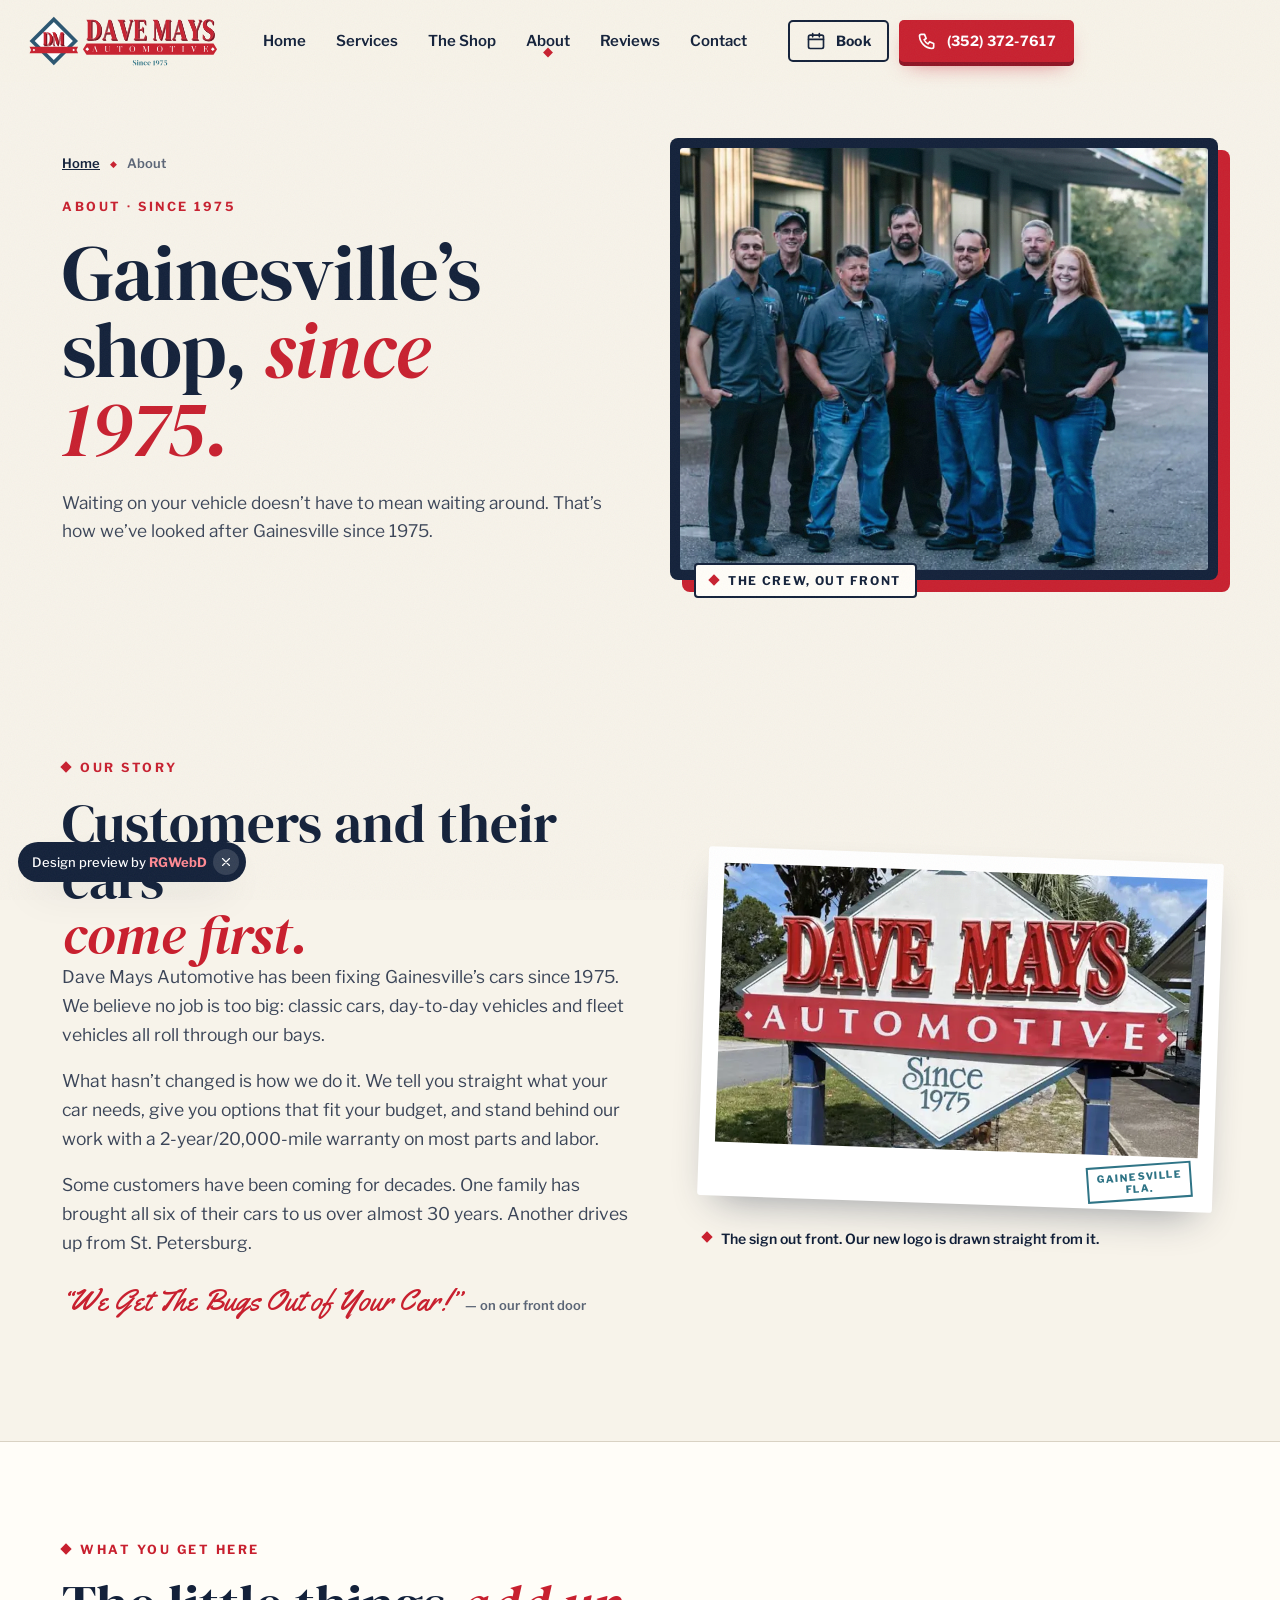
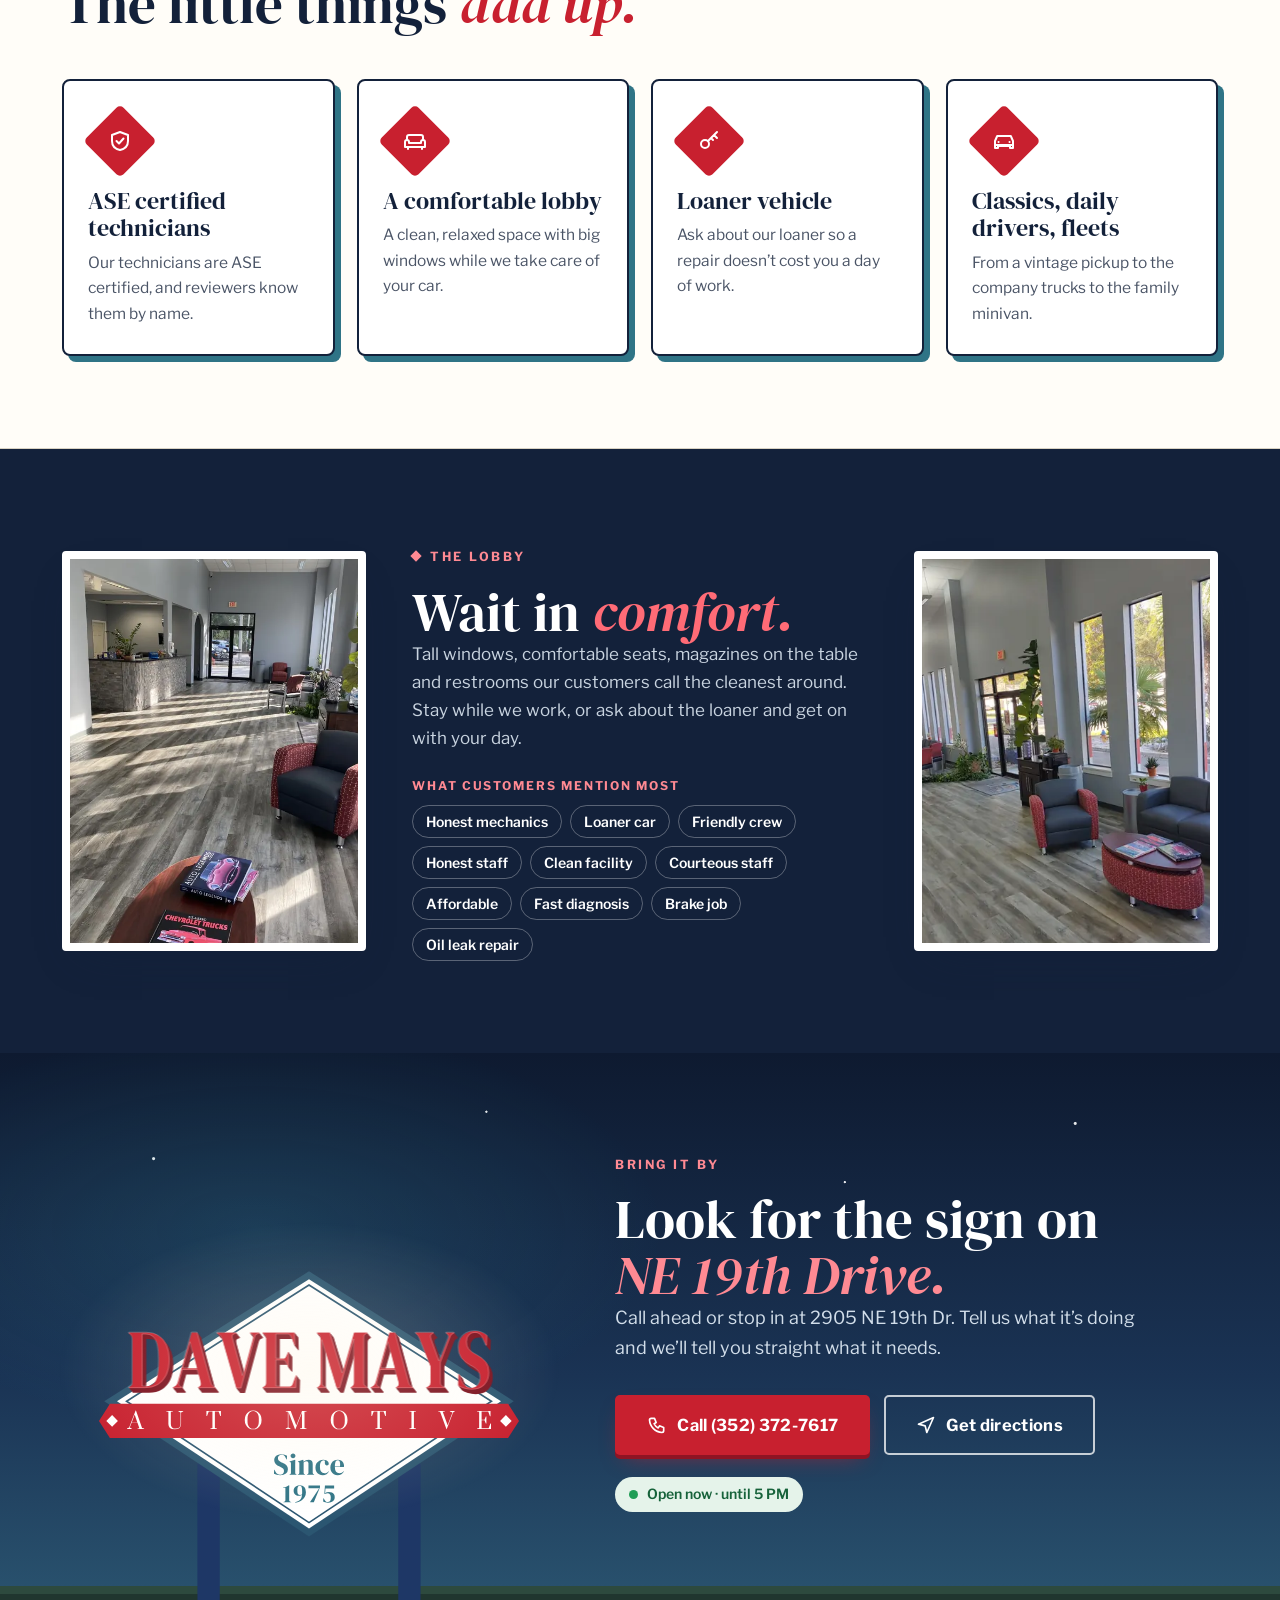
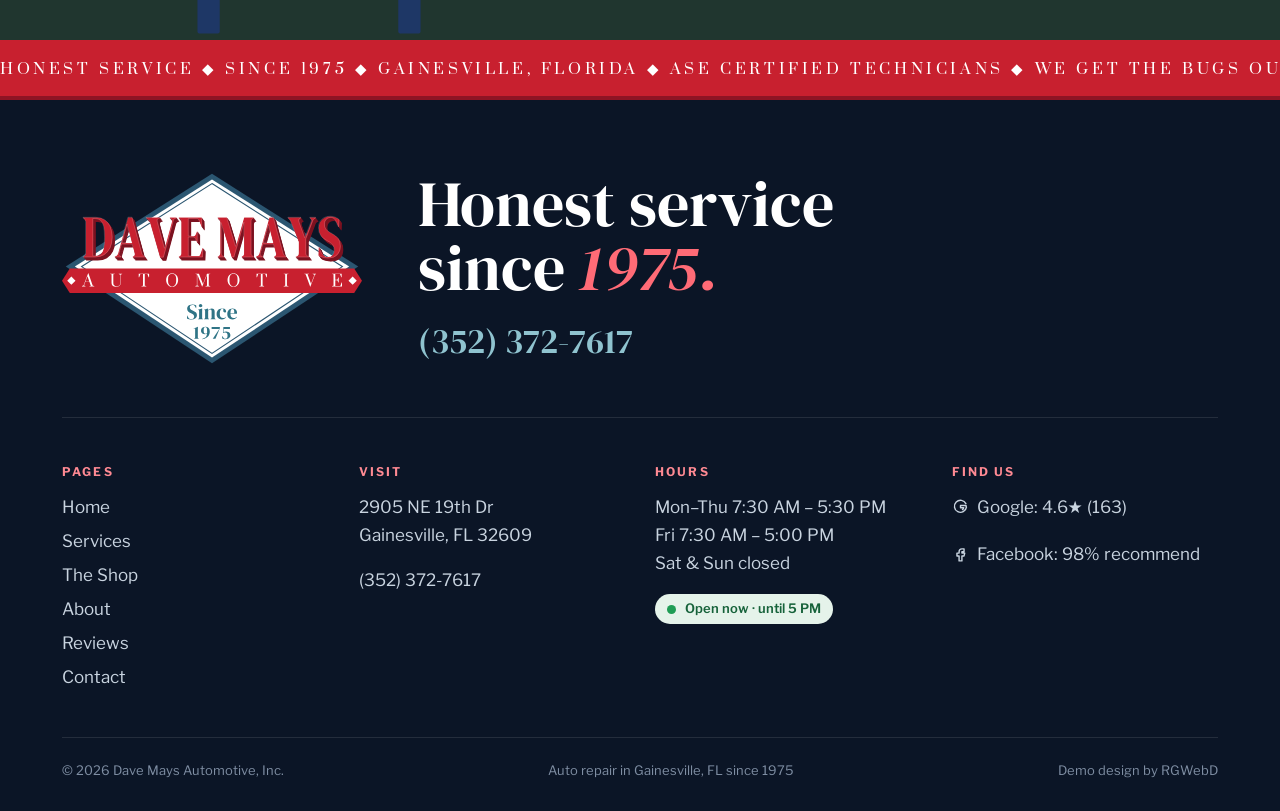
<file: about.html>
<!doctype html><html lang="en"><head><meta charset="utf-8">
<meta name="viewport" content="width=device-width,initial-scale=1,viewport-fit=cover">
<title>About Us: Gainesville Auto Repair Since 1975 | Dave Mays Automotive</title><meta name="description" content="Dave Mays Automotive has served Gainesville, FL since 1975: ASE certified technicians, a comfortable lobby, a loaner vehicle and honest, straight answers. Visit us at 2905 NE 19th Dr, Gainesville, FL 32609.">
<link rel="canonical" href="https://rgwebd.github.io/davemaysautomotive-demo/about.html"><meta name="theme-color" content="#13213A">
<meta property="og:type" content="website"><meta property="og:site_name" content="Dave Mays Automotive"><meta property="og:title" content="About Us: Gainesville Auto Repair Since 1975 | Dave Mays Automotive"><meta property="og:description" content="Dave Mays Automotive has served Gainesville, FL since 1975: ASE certified technicians, a comfortable lobby, a loaner vehicle and honest, straight answers. Visit us at 2905 NE 19th Dr, Gainesville, FL 32609."><meta property="og:url" content="https://rgwebd.github.io/davemaysautomotive-demo/about.html"><meta property="og:image" content="https://rgwebd.github.io/davemaysautomotive-demo/img/og.jpg"><meta property="og:image:width" content="1200"><meta property="og:image:height" content="630"><meta property="og:locale" content="en_US">
<meta name="twitter:card" content="summary_large_image"><meta name="twitter:title" content="About Us: Gainesville Auto Repair Since 1975 | Dave Mays Automotive"><meta name="twitter:description" content="Dave Mays Automotive has served Gainesville, FL since 1975: ASE certified technicians, a comfortable lobby, a loaner vehicle and honest, straight answers. Visit us at 2905 NE 19th Dr, Gainesville, FL 32609."><meta name="twitter:image" content="https://rgwebd.github.io/davemaysautomotive-demo/img/og.jpg">
<link rel="icon" href="favicon.svg" type="image/svg+xml"><link rel="icon" href="favicon.ico" sizes="any"><link rel="apple-touch-icon" href="apple-touch-icon.png">
<link rel="preconnect" href="https://fonts.googleapis.com"><link rel="preconnect" href="https://fonts.gstatic.com" crossorigin>
<link href="https://fonts.googleapis.com/css2?family=DM+Serif+Display:ital@0;1&family=Libre+Franklin:wght@400;500;600;700;800&family=Prata&family=Yellowtail&display=swap" rel="stylesheet">
<link rel="stylesheet" href="styles.css?v=1"><script type="application/ld+json">{"@context": "https://schema.org", "@type": "AutoRepair", "@id": "https://rgwebd.github.io/davemaysautomotive-demo/#business", "name": "Dave Mays Automotive", "legalName": "Dave Mays Automotive, Inc.", "slogan": "Honest service since 1975", "description": "Family-friendly auto repair shop in Gainesville, Florida since 1975 with ASE certified technicians and a comfortable lobby: diagnostics and check-engine lights, brakes, tires and alignment, steering and suspension, oil changes and maintenance, engine, electrical, battery, A/C, transmission and exhaust. Classic cars, daily drivers and fleet vehicles.", "foundingDate": "1975", "url": "https://rgwebd.github.io/davemaysautomotive-demo/", "telephone": "+13523727617", "image": "https://rgwebd.github.io/davemaysautomotive-demo/img/og.jpg", "logo": "https://rgwebd.github.io/davemaysautomotive-demo/brand/logo-sign.svg", "address": {"@type": "PostalAddress", "streetAddress": "2905 NE 19th Dr", "addressLocality": "Gainesville", "addressRegion": "FL", "postalCode": "32609", "addressCountry": "US"}, "geo": {"@type": "GeoCoordinates", "latitude": 29.678969, "longitude": -82.2985268}, "areaServed": {"@type": "City", "name": "Gainesville, FL"}, "openingHoursSpecification": [{"@type": "OpeningHoursSpecification", "dayOfWeek": ["Monday", "Tuesday", "Wednesday", "Thursday"], "opens": "07:30", "closes": "17:30"}, {"@type": "OpeningHoursSpecification", "dayOfWeek": "Friday", "opens": "07:30", "closes": "17:00"}], "specialOpeningHoursSpecification": [{"@type": "OpeningHoursSpecification", "validFrom": "2026-11-26", "validThrough": "2026-11-26", "description": "Thanksgiving: hours might differ"}, {"@type": "OpeningHoursSpecification", "validFrom": "2026-11-27", "validThrough": "2026-11-27", "description": "Black Friday: hours might differ"}], "hasMap": "https://www.google.com/maps/place/Dave+Mays+Automotive/@29.678969,-82.2985268,17z/data=!3m1!4b1!4m6!3m5!1s0x88e8a6a1b044c1bb:0x47dfdd13616fe318", "sameAs": ["https://www.google.com/maps/place/Dave+Mays+Automotive/@29.678969,-82.2985268,17z/data=!3m1!4b1!4m6!3m5!1s0x88e8a6a1b044c1bb:0x47dfdd13616fe318", "https://www.facebook.com/DaveMaysAutomotive/"], "aggregateRating": {"@type": "AggregateRating", "ratingValue": "4.6", "reviewCount": "163", "bestRating": "5"}, "amenityFeature": [{"@type": "LocationFeatureSpecification", "name": "Comfortable customer lobby", "value": true}, {"@type": "LocationFeatureSpecification", "name": "ASE certified technicians", "value": true}, {"@type": "LocationFeatureSpecification", "name": "Loaner vehicle (ask when booking)", "value": true}], "hasOfferCatalog": {"@type": "OfferCatalog", "name": "Auto repair services", "itemListElement": [{"@type": "Offer", "itemOffered": {"@type": "Service", "name": "Diagnostics & check-engine lights", "description": "Warning light on? We find the cause and tell you straight."}}, {"@type": "Offer", "itemOffered": {"@type": "Service", "name": "Brakes, steering & suspension", "description": "Stops that feel right and a car that drives straight."}}, {"@type": "Offer", "itemOffered": {"@type": "Service", "name": "Tires, wheels & alignment", "description": "New rubber, new rims and a straight, true alignment."}}, {"@type": "Offer", "itemOffered": {"@type": "Service", "name": "Oil changes & maintenance", "description": "Oil, filters and the routine work that keeps it running."}}, {"@type": "Offer", "itemOffered": {"@type": "Service", "name": "Engine, electrical & battery", "description": "From a dead battery to engine repair."}}, {"@type": "Offer", "itemOffered": {"@type": "Service", "name": "A/C, transmission & exhaust", "description": "Cold air in a Florida summer, smooth shifts, a quiet exhaust."}}, {"@type": "Offer", "itemOffered": {"@type": "Service", "name": "Classic cars, daily drivers & fleets", "description": "Old iron, the family car and the company trucks."}}]}, "review": [{"@type": "Review", "author": {"@type": "Person", "name": "Tina Perkins"}, "reviewBody": "Amazing place to have your car worked on. I drove up from St Pete to have Dave Mays Auto look at my car. One might ask why come here when you pass many other places along the way and have places near me back where I live. The reason is because Dave Mays Auto is honest. And they treat you like family. Everyone that works there is so polite and really cares. And they make sure you are well taken care of. And they have the cleanest bathrooms. I dislike my dealership where I bought my car and really hate going to them so I bring it to Dave Mays to service and make sure my car is in good working order. This is the best place. You need someone that is honest and will treat you right go see everyone at Dave Mays Auto. They will take good care of you. The owners are great as well as the staff.  Thank you for everything! 5 🌟 service always. Tina -St Petersburg Florida"}, {"@type": "Review", "author": {"@type": "Person", "name": "James Crosby"}, "reviewBody": "By far the best in Gainesville. I’ve been using Dave Mays for years now because they are the only ones you can trust with your vehicle. They shoot it to you straight, the good, bad, or ugly and will help you any way they can. Great Service for a fair price."}, {"@type": "Review", "author": {"@type": "Person", "name": "Richard Harvey"}, "reviewBody": "My granddaughter's car was running rough and had a check engine light on. Took it in to Dave Mays without an appointment on Monday morning and by 10:30 that morning the car was repaired.\nThe charge was extremely reasonable and about 10 % of what the dealer had quoted.\nDave Mays has a great reputation for quality service at a reasonable cost.\nI say that reputation is well deserved!\nThese guys are very honest and will charge a fair price for the high quality  work  they do."}, {"@type": "Review", "author": {"@type": "Person", "name": "Reid Wagner"}, "reviewBody": "Great experience with Dave Mays Automotive in Gainesville. The staff was friendly, professional, and straightforward throughout the whole process. They communicated clearly, got the work done efficiently, and made everything easy. I’d definitely recommend Dave Mays Automotive to anyone in Gainesville looking for reliable and honest service."}, {"@type": "Review", "author": {"@type": "Person", "name": "Karen Swinea"}, "reviewBody": "Great experience with Dave Mays! I've neglected some routine maintenance on my vehicle and needed to get some work done. The owners were so helpful is diagnosing what needed to be done first and worked with me to fit it into my budget. They also have a loaner vehicle so you don't have to miss time off work. Very professional and great customer service. I'll be back!"}, {"@type": "Review", "author": {"@type": "Person", "name": "Pandora Rose"}, "reviewBody": "I had a check engine light come on for the second time. Before I even got to Dave Mays, they had researched my issue and had a solution ready to go. They found a turbocharger problem that was covered by a special extended manufacturer coverage and referred me to the Chevrolet dealership rather than having me pay for the repair myself. Chevrolet replaced the turbocharger at no charge. I really appreciate that Dave Mays took the time to research the issue and look out for me as a customer."}, {"@type": "Review", "author": {"@type": "Person", "name": "Steven Murphy"}, "reviewBody": "I highly recommend Dave Mays.tgey installed new rims and tires for me. Super friendly staff, very knowledgeable, and I don't feel like they're trying to scam me like other mechanics. When they told me what was wrong with my car they offered to sell me what I needed or offered an alternative of getting stuff myself and they would fix it for me. Overall just a very pleasant experience. Will be back here when it's needed."}, {"@type": "Review", "author": {"@type": "Person", "name": "rene morrissey"}, "reviewBody": "Many years of consistently excellent service. Especially notable for giving a range of repair options and timing to accommodate budgets, including steering away from costly repairs or parts that might be “recommended” but aren’t worth the price difference. Also notable for anticipating future repairs that allows for budgeting."}, {"@type": "Review", "author": {"@type": "Person", "name": "Jay Kalinowski"}, "reviewBody": "Brian, Janeina & Alex and the rest of the crew provide the best service, honest, dependable. Take all my cars there now."}, {"@type": "Review", "author": {"@type": "Person", "name": "David Harrison"}, "reviewBody": "Great place for honest repairs.  Enjoyed 25 years of knowing Brian.   Keep up the great work!!"}]}</script><script type="application/ld+json">{"@context": "https://schema.org", "@type": "BreadcrumbList", "itemListElement": [{"@type": "ListItem", "position": 1, "name": "Home", "item": "https://rgwebd.github.io/davemaysautomotive-demo/"}, {"@type": "ListItem", "position": 2, "name": "About", "item": "https://rgwebd.github.io/davemaysautomotive-demo/about.html"}]}</script><script src="https://cosmiccallers.lovable.app/demo-track.js" data-demo="davemaysautomotive-demo" defer></script></head><body><a class="skip" href="#main">Skip to content</a><div class="pbar" aria-hidden="true"><i></i></div>
<header class="nav"><div class="nav-in"><a class="brand" href="index.html" aria-label="Dave Mays Automotive home"><img class="b-l" src="brand/logo-horizontal-light.svg" alt="Dave Mays Automotive, since 1975" width="628" height="175"><img class="b-d" src="brand/logo-horizontal-dark.svg" alt="" width="628" height="175" aria-hidden="true"></a>
<nav aria-label="Main"><ul><li><a href="index.html">Home</a></li><li><a href="services.html">Services</a></li><li><a href="shop.html">The Shop</a></li><li><a href="about.html" aria-current=page>About</a></li><li><a href="reviews.html">Reviews</a></li><li><a href="contact.html">Contact</a></li></ul></nav>
<div class="acts"><a class="btn line sm" href="contact.html#book"><svg class="ic " viewBox="0 0 24 24" fill="none" stroke="currentColor" stroke-width="2" stroke-linecap="round" stroke-linejoin="round" aria-hidden="true"><rect x="3" y="5" width="18" height="16" rx="2"/><path d="M3 10h18M8 3v4M16 3v4"/></svg><span>Book</span></a><a class="btn red sm mag" href="tel:+13523727617"><svg class="ic " viewBox="0 0 24 24" fill="none" stroke="currentColor" stroke-width="2" stroke-linecap="round" stroke-linejoin="round" aria-hidden="true"><path d="M5 4h4l2 5-2.5 1.5a11 11 0 0 0 5 5L15 13l5 2v4a2 2 0 0 1-2 2A16 16 0 0 1 3 6a2 2 0 0 1 2-2"/></svg><span>(352) 372-7617</span></a></div>
<button class="menu-btn" aria-expanded="false" aria-controls="mmenu" aria-label="Open menu"><i></i><i></i></button></div></header>
<div class="mmenu" id="mmenu" aria-hidden="true"><nav aria-label="Mobile"><a class="mm-l" href="index.html" style="--d:0"><span>01</span>Home</a><a class="mm-l" href="services.html" style="--d:1"><span>02</span>Services</a><a class="mm-l" href="shop.html" style="--d:2"><span>03</span>The Shop</a><a class="mm-l" href="about.html" aria-current=page style="--d:3"><span>04</span>About</a><a class="mm-l" href="reviews.html" style="--d:4"><span>05</span>Reviews</a><a class="mm-l" href="contact.html" style="--d:5"><span>06</span>Contact</a></nav>
<div class="mm-foot"><a class="btn red" href="tel:+13523727617"><svg class="ic " viewBox="0 0 24 24" fill="none" stroke="currentColor" stroke-width="2" stroke-linecap="round" stroke-linejoin="round" aria-hidden="true"><path d="M5 4h4l2 5-2.5 1.5a11 11 0 0 0 5 5L15 13l5 2v4a2 2 0 0 1-2 2A16 16 0 0 1 3 6a2 2 0 0 1 2-2"/></svg>Call (352) 372-7617</a><a class="btn line-l" href="contact.html#book"><svg class="ic " viewBox="0 0 24 24" fill="none" stroke="currentColor" stroke-width="2" stroke-linecap="round" stroke-linejoin="round" aria-hidden="true"><rect x="3" y="5" width="18" height="16" rx="2"/><path d="M3 10h18M8 3v4M16 3v4"/></svg>Request an appointment</a><p>2905 NE 19th Dr, Gainesville</p></div></div><main id="main">
<section class="phero"><div class="wrap phero-in"><div class="ph-copy"><nav class="crumbs" aria-label="Breadcrumb"><a href="index.html">Home</a><span aria-hidden="true">◆</span><span aria-current="page">About</span></nav>
<span class="eyebrow">About · Since 1975</span><h1 class="h1 split"><span class="ln"><span>Gainesville’s shop, <em>since 1975.</em></span></span></h1><p class="lede rv">Waiting on your vehicle doesn’t have to mean waiting around. That’s how we’ve looked after Gainesville since 1975.</p></div>
<figure class="ph-art rv"><div class="frame"><img src="img/g01.webp" srcset="img/g01-s.webp 720w, img/g01.webp 1600w" sizes="(max-width:860px) 92vw, 46vw" width="1600" height="1066" alt="The Dave Mays Automotive team, six technicians and staff in matching shirts, outside the shop" fetchpriority="high"></div><span class="frame-tag"><i class="dia" aria-hidden="true"></i>The crew, out front</span></figure></div></section>
<section class="sec story" aria-labelledby="st-h"><div class="wrap story-in">
<div><span class="eyebrow rv"><i class="dia" aria-hidden="true"></i>Our story</span><h2 class="h2 split" id="st-h"><span class="ln"><span>Customers and their cars</span></span><span class="ln"><span><em>come first.</em></span></span></h2>
<p class="rv">Dave Mays Automotive has been fixing Gainesville’s cars since 1975. We believe no job is too big: classic cars, day-to-day vehicles and fleet vehicles all roll through our bays.</p>
<p class="rv">What hasn’t changed is how we do it. We tell you straight what your car needs, give you options that fit your budget, and stand behind our work with a 2-year/20,000-mile warranty on most parts and labor.</p>
<p class="rv">Some customers have been coming for decades. One family has brought all six of their cars to us over almost 30 years. Another drives up from St. Petersburg.</p>
<p class="door rv">“We Get The Bugs Out of Your Car!” <small>— on our front door</small></p></div>
<figure class="sign-photo rv"><div class="postcard"><img src="img/sign.webp" srcset="img/sign-s.webp 720w, img/sign.webp 1010w" sizes="(max-width:860px) 92vw, 44vw" width="1010" height="584" alt="The Dave Mays Automotive roadside sign: a white diamond with red Dave Mays lettering, an Automotive banner and Since 1975" loading="lazy" decoding="async"><span class="pc-stamp" aria-hidden="true">GAINESVILLE<br>FLA.</span></div>
<figcaption><i class="dia" aria-hidden="true"></i>The sign out front. Our new logo is drawn straight from it.</figcaption></figure></div></section>
<section class="sec vals" aria-labelledby="v-h"><div class="wrap"><div class="sec-head"><span class="eyebrow rv"><i class="dia" aria-hidden="true"></i>What you get here</span><h2 class="h2 split" id="v-h"><span class="ln"><span>The little things <em>add up.</em></span></span></h2></div><ul class="val-grid"><li class="val rv" style="--d:0"><span><svg class="ic " viewBox="0 0 24 24" fill="none" stroke="currentColor" stroke-width="2" stroke-linecap="round" stroke-linejoin="round" aria-hidden="true"><path d="M12 3l8 3v6c0 5-3.5 8-8 9-4.5-1-8-4-8-9V6z"/><path d="M8.5 12l2.5 2.5 4.5-5"/></svg></span><h3>ASE certified technicians</h3><p>Our technicians are ASE certified, and reviewers know them by name.</p></li><li class="val rv" style="--d:1"><span><svg class="ic " viewBox="0 0 24 24" fill="none" stroke="currentColor" stroke-width="2" stroke-linecap="round" stroke-linejoin="round" aria-hidden="true"><path d="M4 11V8a2 2 0 0 1 2-2h12a2 2 0 0 1 2 2v3"/><path d="M2 13a2 2 0 0 1 4 0v1h12v-1a2 2 0 0 1 4 0v5H2zM5 18v2M19 18v2"/></svg></span><h3>A comfortable lobby</h3><p>A clean, relaxed space with big windows while we take care of your car.</p></li><li class="val rv" style="--d:2"><span><svg class="ic " viewBox="0 0 24 24" fill="none" stroke="currentColor" stroke-width="2" stroke-linecap="round" stroke-linejoin="round" aria-hidden="true"><circle cx="8" cy="15" r="4"/><path d="M11 12l9-9M17 6l3 3M14 9l2 2"/></svg></span><h3>Loaner vehicle</h3><p>Ask about our loaner so a repair doesn’t cost you a day of work.</p></li><li class="val rv" style="--d:3"><span><svg class="ic " viewBox="0 0 24 24" fill="none" stroke="currentColor" stroke-width="2" stroke-linecap="round" stroke-linejoin="round" aria-hidden="true"><path d="M3 16v-4l2.2-5h13.6l2.2 5v4"/><path d="M3 16h18v3h-3v-2H6v2H3z"/><path d="M6.5 13h.1M17.5 13h.1"/></svg></span><h3>Classics, daily drivers, fleets</h3><p>From a vintage pickup to the company trucks to the family minivan.</p></li></ul></div></section>
<section class="sec lobby" aria-labelledby="lb-h"><div class="wrap lobby-in">
<figure class="lb-a rv"><img src="img/g02-s.webp" width="697" height="720" alt="Lobby seating with a red armchair and car magazines on a coffee table" loading="lazy" decoding="async"></figure>
<div><span class="eyebrow light rv"><i class="dia" aria-hidden="true"></i>The lobby</span><h2 class="h2 split" id="lb-h"><span class="ln"><span>Wait in <em>comfort.</em></span></span></h2><p class="rv">Tall windows, comfortable seats, magazines on the table and restrooms our customers call the cleanest around. Stay while we work, or ask about the loaner and get on with your day.</p>
<h3 class="rv chips-h">What customers mention most</h3><ul class="chips rv"><li>Honest mechanics</li><li>Loaner car</li><li>Friendly crew</li><li>Honest staff</li><li>Clean facility</li><li>Courteous staff</li><li>Affordable</li><li>Fast diagnosis</li><li>Brake job</li><li>Oil leak repair</li></ul></div>
<figure class="lb-b rv"><img src="img/g17-s.webp" width="720" height="540" alt="The bright lobby with tall windows, red armchairs and a gray sofa" loading="lazy" decoding="async"></figure></div></section>
<section class="cta" aria-labelledby="cta-h"><div class="cta-sky" aria-hidden="true"></div><div class="wrap cta-in">
<div class="cta-sign rv" aria-hidden="true"><svg class="sg sgc" viewBox="0 0 640 560" role="img" aria-label="Dave Mays Automotive roadside sign: Dave Mays Automotive, since 1975"><g class="sg-posts" fill="#1E3766"><rect x="150" y="300" width="34" height="260" rx="3"/><rect x="456" y="300" width="34" height="260" rx="3"/></g><g class="sg-board"><path fill="#2B5671" d="M320 8L632.0 206L320 412L8.0 206Z"/><path fill="#fff" d="M320 20L612.6 206L320 400L27.4 206Z"/><path class="sg-line" fill="none" stroke="#2B5671" stroke-width="2.5" d="M320 29L598.0 206L320 391L42.0 206Z"/></g><g class="sg-name"><g fill="#7C1220"><path transform="translate(5.6 7.0)" d="M45.55519999999996 186.0V184.72L47.705599999999954 183.696Q50.982399999999956 182.032 50.982399999999956 177.168V110.352Q50.982399999999956 105.232 47.705599999999954 103.824L45.55519999999996 102.8V101.52H72.58879999999996Q83.44319999999996 101.52 91.27679999999995 106.576Q99.11039999999996 111.632 103.35999999999996 121.04Q107.60959999999997 130.448 107.60959999999997 143.632Q107.60959999999997 157.072 103.00159999999997 166.54399999999998Q98.39359999999996 176.016 90.15039999999996 181.00799999999998Q81.90719999999996 186.0 70.74559999999995 186.0ZM66.34239999999996 183.44H70.74559999999995Q78.11839999999995 183.44 82.62399999999995 179.792Q87.12959999999995 176.144 89.22879999999995 167.50400000000002Q91.32799999999996 158.864 91.32799999999996 143.76Q91.32799999999996 128.656 89.22879999999995 120.016Q87.12959999999995 111.376 82.72639999999996 107.72800000000001Q78.32319999999996 104.08 71.15519999999995 104.08H66.34239999999996ZM112.47679999999997 186.0V184.72L115.03679999999997 183.568Q117.08479999999997 182.544 118.21119999999998 181.072Q119.33759999999998 179.6 120.05439999999997 176.912L141.14879999999997 101.264H149.85279999999997L170.64 177.424Q171.45919999999998 180.24 172.48319999999998 181.712Q173.50719999999998 183.184 175.65759999999997 184.208L176.88639999999998 184.72V186.0H150.87679999999997V184.72L152.41279999999998 184.08Q154.56319999999997 183.056 155.02399999999997 181.2Q155.48479999999998 179.344 154.87039999999996 176.784L150.05759999999998 158.352H127.32479999999998L122.40959999999997 176.4Q121.69279999999998 179.216 121.94879999999998 180.88Q122.20479999999998 182.544 124.35519999999997 183.568L126.60799999999998 184.72V186.0ZM128.04159999999996 155.792H149.4432L139.10079999999996 115.984ZM209.29919999999998 186.384 187.38559999999998 110.096Q186.66879999999998 107.536 185.4912 106.064Q184.31359999999998 104.592 182.26559999999998 103.824L179.80799999999996 102.8V101.52H209.29919999999998V102.8L206.12479999999996 103.952Q203.76959999999997 104.72 203.51359999999997 106.64Q203.25759999999997 108.56 203.97439999999997 111.376L219.12959999999998 167.56799999999998L234.38719999999998 111.248Q235.20639999999997 108.304 235.15519999999998 106.384Q235.10399999999998 104.464 232.7488 103.696L230.08639999999997 102.8V101.52H244.42239999999998V102.8L241.65759999999997 103.824Q239.712 104.464 238.89279999999997 106.064Q238.07359999999997 107.664 237.35679999999996 110.224L216.87679999999997 186.384ZM249.1872 186.0V184.72L251.5424 183.568Q253.2832 182.672 253.9488 181.2Q254.6144 179.728 254.6144 177.168V110.352Q254.6144 107.792 254.0512 106.32Q253.48799999999997 104.848 251.5424 103.952L249.1872 102.8V101.52H298.2368L298.8512 121.232H297.8272L293.424 109.2Q292.50239999999997 106.896 291.47839999999997 105.488Q290.45439999999996 104.08 288.40639999999996 104.08H269.9744V141.072H280.9312Q282.9792 141.072 284.0544 139.728Q285.1296 138.38400000000001 285.9488 136.07999999999998L287.9968 130.96H289.0208V154.0H287.9968L285.9488 148.624Q285.0272 146.32 284.0032 144.976Q282.9792 143.632 280.9312 143.632H269.9744V183.44H290.6592Q292.7072 183.44 293.8336 182.096Q294.96 180.752 295.67679999999996 178.32L299.8752 166.288H300.8992L300.28479999999996 186.0ZM332.13759999999996 186.0V184.72L334.18559999999997 183.824Q337.6672 182.416 337.6672 176.528V110.992Q337.6672 108.432 337.2064 106.896Q336.74559999999997 105.36 334.79999999999995 104.336L332.13759999999996 102.8V101.52H351.90079999999995L370.84479999999996 163.472L388.66239999999993 101.52H408.8352V102.8L407.19679999999994 103.568Q405.2512 104.464 404.5344 106.064Q403.81759999999997 107.664 403.81759999999997 110.224V177.168Q403.81759999999997 179.728 404.32959999999997 181.13600000000002Q404.84159999999997 182.544 406.7872 183.568L408.8352 184.72V186.0H383.33759999999995V184.72L385.48799999999994 183.568Q387.43359999999996 182.544 387.94559999999996 181.13600000000002Q388.45759999999996 179.728 388.45759999999996 177.168V148.368L388.66239999999993 111.76L367.26079999999996 186.0H362.14079999999996L339.81759999999997 112.65599999999999L340.12479999999994 144.528V176.784Q340.12479999999994 179.6 340.7904 181.328Q341.45599999999996 183.056 343.4016 183.824L345.65439999999995 184.72V186.0ZM413.9072 186.0V184.72L416.4672 183.568Q418.5152 182.544 419.6416 181.072Q420.768 179.6 421.48479999999995 176.912L442.57919999999996 101.264H451.28319999999997L472.07039999999995 177.424Q472.8896 180.24 473.9136 181.712Q474.9376 183.184 477.08799999999997 184.208L478.31679999999994 184.72V186.0H452.30719999999997V184.72L453.84319999999997 184.08Q455.99359999999996 183.056 456.45439999999996 181.2Q456.91519999999997 179.344 456.3008 176.784L451.48799999999994 158.352H428.75519999999995L423.84 176.4Q423.12319999999994 179.216 423.37919999999997 180.88Q423.63519999999994 182.544 425.7856 183.568L428.03839999999997 184.72V186.0ZM429.472 155.792H450.87359999999995L440.53119999999996 115.984ZM498.544 186.0V184.72L501.616 183.696Q505.2 182.416 505.2 177.296V152.976L488.304 109.968Q487.38239999999996 107.408 486.61439999999993 106.128Q485.84639999999996 104.848 484.31039999999996 103.952L482.4672 102.8V101.52H509.9104V102.8L508.06719999999996 103.696Q505.8144 104.848 505.6096 106.832Q505.40479999999997 108.816 506.42879999999997 111.76L518.512 145.296L532.0287999999999 110.48Q532.848 108.432 532.6944 106.256Q532.5408 104.08 530.4928 103.44L529.0591999999999 102.8V101.52H541.3471999999999V102.8L539.4015999999999 103.696Q537.456 104.592 536.5344 106.19200000000001Q535.6128 107.792 534.6912 110.224L520.6623999999999 147.088V177.296Q520.6623999999999 179.856 521.4304 181.45600000000002Q522.1984 183.056 524.144 183.696L527.3184 184.72V186.0ZM568.3328 188.304Q562.7008 188.304 556.864 186.57600000000002Q551.0272 184.848 547.136 182.032L547.6479999999999 164.624H548.6719999999999L551.8464 172.944Q553.28 176.528 554.9184 179.28Q556.5568 182.032 559.424 183.568Q561.472 184.848 563.3664 185.296Q565.2608 185.744 567.616 185.744Q573.8624 185.744 577.4975999999999 181.51999999999998Q581.1328 177.296 581.1328 170.64Q581.1328 164.368 578.6751999999999 160.848Q576.2176 157.328 570.7904 154.0L566.592 151.696Q557.7855999999999 146.832 552.8191999999999 140.49599999999998Q547.8528 134.16 547.8528 123.664Q547.8528 116.112 550.976 110.608Q554.0992 105.104 559.6800000000001 102.16Q565.2608 99.216 572.736 99.216Q578.1632 99.216 583.0272 101.008Q587.8912 102.8 591.4752 105.872L590.8607999999999 121.232H589.8367999999999L585.6383999999999 111.632Q583.8976 107.152 582.1568 105.29599999999999Q580.4159999999999 103.44 578.1632 102.672Q576.832 102.16 575.7056 101.96799999999999Q574.5792 101.776 572.8384 101.776Q567.616 101.776 564.0319999999999 105.55199999999999Q560.448 109.328 560.448 115.728Q560.448 122.256 563.2128 126.16Q565.9775999999999 130.064 571.3023999999999 133.136L576.0128 135.696Q585.8432 141.072 590.144 147.152Q594.4448 153.232 594.4448 162.832Q594.4448 174.096 587.6351999999999 181.2Q580.8256 188.304 568.3328 188.304Z"/><path transform="translate(4.8 6.0)" d="M45.55519999999996 186.0V184.72L47.705599999999954 183.696Q50.982399999999956 182.032 50.982399999999956 177.168V110.352Q50.982399999999956 105.232 47.705599999999954 103.824L45.55519999999996 102.8V101.52H72.58879999999996Q83.44319999999996 101.52 91.27679999999995 106.576Q99.11039999999996 111.632 103.35999999999996 121.04Q107.60959999999997 130.448 107.60959999999997 143.632Q107.60959999999997 157.072 103.00159999999997 166.54399999999998Q98.39359999999996 176.016 90.15039999999996 181.00799999999998Q81.90719999999996 186.0 70.74559999999995 186.0ZM66.34239999999996 183.44H70.74559999999995Q78.11839999999995 183.44 82.62399999999995 179.792Q87.12959999999995 176.144 89.22879999999995 167.50400000000002Q91.32799999999996 158.864 91.32799999999996 143.76Q91.32799999999996 128.656 89.22879999999995 120.016Q87.12959999999995 111.376 82.72639999999996 107.72800000000001Q78.32319999999996 104.08 71.15519999999995 104.08H66.34239999999996ZM112.47679999999997 186.0V184.72L115.03679999999997 183.568Q117.08479999999997 182.544 118.21119999999998 181.072Q119.33759999999998 179.6 120.05439999999997 176.912L141.14879999999997 101.264H149.85279999999997L170.64 177.424Q171.45919999999998 180.24 172.48319999999998 181.712Q173.50719999999998 183.184 175.65759999999997 184.208L176.88639999999998 184.72V186.0H150.87679999999997V184.72L152.41279999999998 184.08Q154.56319999999997 183.056 155.02399999999997 181.2Q155.48479999999998 179.344 154.87039999999996 176.784L150.05759999999998 158.352H127.32479999999998L122.40959999999997 176.4Q121.69279999999998 179.216 121.94879999999998 180.88Q122.20479999999998 182.544 124.35519999999997 183.568L126.60799999999998 184.72V186.0ZM128.04159999999996 155.792H149.4432L139.10079999999996 115.984ZM209.29919999999998 186.384 187.38559999999998 110.096Q186.66879999999998 107.536 185.4912 106.064Q184.31359999999998 104.592 182.26559999999998 103.824L179.80799999999996 102.8V101.52H209.29919999999998V102.8L206.12479999999996 103.952Q203.76959999999997 104.72 203.51359999999997 106.64Q203.25759999999997 108.56 203.97439999999997 111.376L219.12959999999998 167.56799999999998L234.38719999999998 111.248Q235.20639999999997 108.304 235.15519999999998 106.384Q235.10399999999998 104.464 232.7488 103.696L230.08639999999997 102.8V101.52H244.42239999999998V102.8L241.65759999999997 103.824Q239.712 104.464 238.89279999999997 106.064Q238.07359999999997 107.664 237.35679999999996 110.224L216.87679999999997 186.384ZM249.1872 186.0V184.72L251.5424 183.568Q253.2832 182.672 253.9488 181.2Q254.6144 179.728 254.6144 177.168V110.352Q254.6144 107.792 254.0512 106.32Q253.48799999999997 104.848 251.5424 103.952L249.1872 102.8V101.52H298.2368L298.8512 121.232H297.8272L293.424 109.2Q292.50239999999997 106.896 291.47839999999997 105.488Q290.45439999999996 104.08 288.40639999999996 104.08H269.9744V141.072H280.9312Q282.9792 141.072 284.0544 139.728Q285.1296 138.38400000000001 285.9488 136.07999999999998L287.9968 130.96H289.0208V154.0H287.9968L285.9488 148.624Q285.0272 146.32 284.0032 144.976Q282.9792 143.632 280.9312 143.632H269.9744V183.44H290.6592Q292.7072 183.44 293.8336 182.096Q294.96 180.752 295.67679999999996 178.32L299.8752 166.288H300.8992L300.28479999999996 186.0ZM332.13759999999996 186.0V184.72L334.18559999999997 183.824Q337.6672 182.416 337.6672 176.528V110.992Q337.6672 108.432 337.2064 106.896Q336.74559999999997 105.36 334.79999999999995 104.336L332.13759999999996 102.8V101.52H351.90079999999995L370.84479999999996 163.472L388.66239999999993 101.52H408.8352V102.8L407.19679999999994 103.568Q405.2512 104.464 404.5344 106.064Q403.81759999999997 107.664 403.81759999999997 110.224V177.168Q403.81759999999997 179.728 404.32959999999997 181.13600000000002Q404.84159999999997 182.544 406.7872 183.568L408.8352 184.72V186.0H383.33759999999995V184.72L385.48799999999994 183.568Q387.43359999999996 182.544 387.94559999999996 181.13600000000002Q388.45759999999996 179.728 388.45759999999996 177.168V148.368L388.66239999999993 111.76L367.26079999999996 186.0H362.14079999999996L339.81759999999997 112.65599999999999L340.12479999999994 144.528V176.784Q340.12479999999994 179.6 340.7904 181.328Q341.45599999999996 183.056 343.4016 183.824L345.65439999999995 184.72V186.0ZM413.9072 186.0V184.72L416.4672 183.568Q418.5152 182.544 419.6416 181.072Q420.768 179.6 421.48479999999995 176.912L442.57919999999996 101.264H451.28319999999997L472.07039999999995 177.424Q472.8896 180.24 473.9136 181.712Q474.9376 183.184 477.08799999999997 184.208L478.31679999999994 184.72V186.0H452.30719999999997V184.72L453.84319999999997 184.08Q455.99359999999996 183.056 456.45439999999996 181.2Q456.91519999999997 179.344 456.3008 176.784L451.48799999999994 158.352H428.75519999999995L423.84 176.4Q423.12319999999994 179.216 423.37919999999997 180.88Q423.63519999999994 182.544 425.7856 183.568L428.03839999999997 184.72V186.0ZM429.472 155.792H450.87359999999995L440.53119999999996 115.984ZM498.544 186.0V184.72L501.616 183.696Q505.2 182.416 505.2 177.296V152.976L488.304 109.968Q487.38239999999996 107.408 486.61439999999993 106.128Q485.84639999999996 104.848 484.31039999999996 103.952L482.4672 102.8V101.52H509.9104V102.8L508.06719999999996 103.696Q505.8144 104.848 505.6096 106.832Q505.40479999999997 108.816 506.42879999999997 111.76L518.512 145.296L532.0287999999999 110.48Q532.848 108.432 532.6944 106.256Q532.5408 104.08 530.4928 103.44L529.0591999999999 102.8V101.52H541.3471999999999V102.8L539.4015999999999 103.696Q537.456 104.592 536.5344 106.19200000000001Q535.6128 107.792 534.6912 110.224L520.6623999999999 147.088V177.296Q520.6623999999999 179.856 521.4304 181.45600000000002Q522.1984 183.056 524.144 183.696L527.3184 184.72V186.0ZM568.3328 188.304Q562.7008 188.304 556.864 186.57600000000002Q551.0272 184.848 547.136 182.032L547.6479999999999 164.624H548.6719999999999L551.8464 172.944Q553.28 176.528 554.9184 179.28Q556.5568 182.032 559.424 183.568Q561.472 184.848 563.3664 185.296Q565.2608 185.744 567.616 185.744Q573.8624 185.744 577.4975999999999 181.51999999999998Q581.1328 177.296 581.1328 170.64Q581.1328 164.368 578.6751999999999 160.848Q576.2176 157.328 570.7904 154.0L566.592 151.696Q557.7855999999999 146.832 552.8191999999999 140.49599999999998Q547.8528 134.16 547.8528 123.664Q547.8528 116.112 550.976 110.608Q554.0992 105.104 559.6800000000001 102.16Q565.2608 99.216 572.736 99.216Q578.1632 99.216 583.0272 101.008Q587.8912 102.8 591.4752 105.872L590.8607999999999 121.232H589.8367999999999L585.6383999999999 111.632Q583.8976 107.152 582.1568 105.29599999999999Q580.4159999999999 103.44 578.1632 102.672Q576.832 102.16 575.7056 101.96799999999999Q574.5792 101.776 572.8384 101.776Q567.616 101.776 564.0319999999999 105.55199999999999Q560.448 109.328 560.448 115.728Q560.448 122.256 563.2128 126.16Q565.9775999999999 130.064 571.3023999999999 133.136L576.0128 135.696Q585.8432 141.072 590.144 147.152Q594.4448 153.232 594.4448 162.832Q594.4448 174.096 587.6351999999999 181.2Q580.8256 188.304 568.3328 188.304Z"/><path transform="translate(4.0 5.0)" d="M45.55519999999996 186.0V184.72L47.705599999999954 183.696Q50.982399999999956 182.032 50.982399999999956 177.168V110.352Q50.982399999999956 105.232 47.705599999999954 103.824L45.55519999999996 102.8V101.52H72.58879999999996Q83.44319999999996 101.52 91.27679999999995 106.576Q99.11039999999996 111.632 103.35999999999996 121.04Q107.60959999999997 130.448 107.60959999999997 143.632Q107.60959999999997 157.072 103.00159999999997 166.54399999999998Q98.39359999999996 176.016 90.15039999999996 181.00799999999998Q81.90719999999996 186.0 70.74559999999995 186.0ZM66.34239999999996 183.44H70.74559999999995Q78.11839999999995 183.44 82.62399999999995 179.792Q87.12959999999995 176.144 89.22879999999995 167.50400000000002Q91.32799999999996 158.864 91.32799999999996 143.76Q91.32799999999996 128.656 89.22879999999995 120.016Q87.12959999999995 111.376 82.72639999999996 107.72800000000001Q78.32319999999996 104.08 71.15519999999995 104.08H66.34239999999996ZM112.47679999999997 186.0V184.72L115.03679999999997 183.568Q117.08479999999997 182.544 118.21119999999998 181.072Q119.33759999999998 179.6 120.05439999999997 176.912L141.14879999999997 101.264H149.85279999999997L170.64 177.424Q171.45919999999998 180.24 172.48319999999998 181.712Q173.50719999999998 183.184 175.65759999999997 184.208L176.88639999999998 184.72V186.0H150.87679999999997V184.72L152.41279999999998 184.08Q154.56319999999997 183.056 155.02399999999997 181.2Q155.48479999999998 179.344 154.87039999999996 176.784L150.05759999999998 158.352H127.32479999999998L122.40959999999997 176.4Q121.69279999999998 179.216 121.94879999999998 180.88Q122.20479999999998 182.544 124.35519999999997 183.568L126.60799999999998 184.72V186.0ZM128.04159999999996 155.792H149.4432L139.10079999999996 115.984ZM209.29919999999998 186.384 187.38559999999998 110.096Q186.66879999999998 107.536 185.4912 106.064Q184.31359999999998 104.592 182.26559999999998 103.824L179.80799999999996 102.8V101.52H209.29919999999998V102.8L206.12479999999996 103.952Q203.76959999999997 104.72 203.51359999999997 106.64Q203.25759999999997 108.56 203.97439999999997 111.376L219.12959999999998 167.56799999999998L234.38719999999998 111.248Q235.20639999999997 108.304 235.15519999999998 106.384Q235.10399999999998 104.464 232.7488 103.696L230.08639999999997 102.8V101.52H244.42239999999998V102.8L241.65759999999997 103.824Q239.712 104.464 238.89279999999997 106.064Q238.07359999999997 107.664 237.35679999999996 110.224L216.87679999999997 186.384ZM249.1872 186.0V184.72L251.5424 183.568Q253.2832 182.672 253.9488 181.2Q254.6144 179.728 254.6144 177.168V110.352Q254.6144 107.792 254.0512 106.32Q253.48799999999997 104.848 251.5424 103.952L249.1872 102.8V101.52H298.2368L298.8512 121.232H297.8272L293.424 109.2Q292.50239999999997 106.896 291.47839999999997 105.488Q290.45439999999996 104.08 288.40639999999996 104.08H269.9744V141.072H280.9312Q282.9792 141.072 284.0544 139.728Q285.1296 138.38400000000001 285.9488 136.07999999999998L287.9968 130.96H289.0208V154.0H287.9968L285.9488 148.624Q285.0272 146.32 284.0032 144.976Q282.9792 143.632 280.9312 143.632H269.9744V183.44H290.6592Q292.7072 183.44 293.8336 182.096Q294.96 180.752 295.67679999999996 178.32L299.8752 166.288H300.8992L300.28479999999996 186.0ZM332.13759999999996 186.0V184.72L334.18559999999997 183.824Q337.6672 182.416 337.6672 176.528V110.992Q337.6672 108.432 337.2064 106.896Q336.74559999999997 105.36 334.79999999999995 104.336L332.13759999999996 102.8V101.52H351.90079999999995L370.84479999999996 163.472L388.66239999999993 101.52H408.8352V102.8L407.19679999999994 103.568Q405.2512 104.464 404.5344 106.064Q403.81759999999997 107.664 403.81759999999997 110.224V177.168Q403.81759999999997 179.728 404.32959999999997 181.13600000000002Q404.84159999999997 182.544 406.7872 183.568L408.8352 184.72V186.0H383.33759999999995V184.72L385.48799999999994 183.568Q387.43359999999996 182.544 387.94559999999996 181.13600000000002Q388.45759999999996 179.728 388.45759999999996 177.168V148.368L388.66239999999993 111.76L367.26079999999996 186.0H362.14079999999996L339.81759999999997 112.65599999999999L340.12479999999994 144.528V176.784Q340.12479999999994 179.6 340.7904 181.328Q341.45599999999996 183.056 343.4016 183.824L345.65439999999995 184.72V186.0ZM413.9072 186.0V184.72L416.4672 183.568Q418.5152 182.544 419.6416 181.072Q420.768 179.6 421.48479999999995 176.912L442.57919999999996 101.264H451.28319999999997L472.07039999999995 177.424Q472.8896 180.24 473.9136 181.712Q474.9376 183.184 477.08799999999997 184.208L478.31679999999994 184.72V186.0H452.30719999999997V184.72L453.84319999999997 184.08Q455.99359999999996 183.056 456.45439999999996 181.2Q456.91519999999997 179.344 456.3008 176.784L451.48799999999994 158.352H428.75519999999995L423.84 176.4Q423.12319999999994 179.216 423.37919999999997 180.88Q423.63519999999994 182.544 425.7856 183.568L428.03839999999997 184.72V186.0ZM429.472 155.792H450.87359999999995L440.53119999999996 115.984ZM498.544 186.0V184.72L501.616 183.696Q505.2 182.416 505.2 177.296V152.976L488.304 109.968Q487.38239999999996 107.408 486.61439999999993 106.128Q485.84639999999996 104.848 484.31039999999996 103.952L482.4672 102.8V101.52H509.9104V102.8L508.06719999999996 103.696Q505.8144 104.848 505.6096 106.832Q505.40479999999997 108.816 506.42879999999997 111.76L518.512 145.296L532.0287999999999 110.48Q532.848 108.432 532.6944 106.256Q532.5408 104.08 530.4928 103.44L529.0591999999999 102.8V101.52H541.3471999999999V102.8L539.4015999999999 103.696Q537.456 104.592 536.5344 106.19200000000001Q535.6128 107.792 534.6912 110.224L520.6623999999999 147.088V177.296Q520.6623999999999 179.856 521.4304 181.45600000000002Q522.1984 183.056 524.144 183.696L527.3184 184.72V186.0ZM568.3328 188.304Q562.7008 188.304 556.864 186.57600000000002Q551.0272 184.848 547.136 182.032L547.6479999999999 164.624H548.6719999999999L551.8464 172.944Q553.28 176.528 554.9184 179.28Q556.5568 182.032 559.424 183.568Q561.472 184.848 563.3664 185.296Q565.2608 185.744 567.616 185.744Q573.8624 185.744 577.4975999999999 181.51999999999998Q581.1328 177.296 581.1328 170.64Q581.1328 164.368 578.6751999999999 160.848Q576.2176 157.328 570.7904 154.0L566.592 151.696Q557.7855999999999 146.832 552.8191999999999 140.49599999999998Q547.8528 134.16 547.8528 123.664Q547.8528 116.112 550.976 110.608Q554.0992 105.104 559.6800000000001 102.16Q565.2608 99.216 572.736 99.216Q578.1632 99.216 583.0272 101.008Q587.8912 102.8 591.4752 105.872L590.8607999999999 121.232H589.8367999999999L585.6383999999999 111.632Q583.8976 107.152 582.1568 105.29599999999999Q580.4159999999999 103.44 578.1632 102.672Q576.832 102.16 575.7056 101.96799999999999Q574.5792 101.776 572.8384 101.776Q567.616 101.776 564.0319999999999 105.55199999999999Q560.448 109.328 560.448 115.728Q560.448 122.256 563.2128 126.16Q565.9775999999999 130.064 571.3023999999999 133.136L576.0128 135.696Q585.8432 141.072 590.144 147.152Q594.4448 153.232 594.4448 162.832Q594.4448 174.096 587.6351999999999 181.2Q580.8256 188.304 568.3328 188.304Z"/><path transform="translate(3.2 4.0)" d="M45.55519999999996 186.0V184.72L47.705599999999954 183.696Q50.982399999999956 182.032 50.982399999999956 177.168V110.352Q50.982399999999956 105.232 47.705599999999954 103.824L45.55519999999996 102.8V101.52H72.58879999999996Q83.44319999999996 101.52 91.27679999999995 106.576Q99.11039999999996 111.632 103.35999999999996 121.04Q107.60959999999997 130.448 107.60959999999997 143.632Q107.60959999999997 157.072 103.00159999999997 166.54399999999998Q98.39359999999996 176.016 90.15039999999996 181.00799999999998Q81.90719999999996 186.0 70.74559999999995 186.0ZM66.34239999999996 183.44H70.74559999999995Q78.11839999999995 183.44 82.62399999999995 179.792Q87.12959999999995 176.144 89.22879999999995 167.50400000000002Q91.32799999999996 158.864 91.32799999999996 143.76Q91.32799999999996 128.656 89.22879999999995 120.016Q87.12959999999995 111.376 82.72639999999996 107.72800000000001Q78.32319999999996 104.08 71.15519999999995 104.08H66.34239999999996ZM112.47679999999997 186.0V184.72L115.03679999999997 183.568Q117.08479999999997 182.544 118.21119999999998 181.072Q119.33759999999998 179.6 120.05439999999997 176.912L141.14879999999997 101.264H149.85279999999997L170.64 177.424Q171.45919999999998 180.24 172.48319999999998 181.712Q173.50719999999998 183.184 175.65759999999997 184.208L176.88639999999998 184.72V186.0H150.87679999999997V184.72L152.41279999999998 184.08Q154.56319999999997 183.056 155.02399999999997 181.2Q155.48479999999998 179.344 154.87039999999996 176.784L150.05759999999998 158.352H127.32479999999998L122.40959999999997 176.4Q121.69279999999998 179.216 121.94879999999998 180.88Q122.20479999999998 182.544 124.35519999999997 183.568L126.60799999999998 184.72V186.0ZM128.04159999999996 155.792H149.4432L139.10079999999996 115.984ZM209.29919999999998 186.384 187.38559999999998 110.096Q186.66879999999998 107.536 185.4912 106.064Q184.31359999999998 104.592 182.26559999999998 103.824L179.80799999999996 102.8V101.52H209.29919999999998V102.8L206.12479999999996 103.952Q203.76959999999997 104.72 203.51359999999997 106.64Q203.25759999999997 108.56 203.97439999999997 111.376L219.12959999999998 167.56799999999998L234.38719999999998 111.248Q235.20639999999997 108.304 235.15519999999998 106.384Q235.10399999999998 104.464 232.7488 103.696L230.08639999999997 102.8V101.52H244.42239999999998V102.8L241.65759999999997 103.824Q239.712 104.464 238.89279999999997 106.064Q238.07359999999997 107.664 237.35679999999996 110.224L216.87679999999997 186.384ZM249.1872 186.0V184.72L251.5424 183.568Q253.2832 182.672 253.9488 181.2Q254.6144 179.728 254.6144 177.168V110.352Q254.6144 107.792 254.0512 106.32Q253.48799999999997 104.848 251.5424 103.952L249.1872 102.8V101.52H298.2368L298.8512 121.232H297.8272L293.424 109.2Q292.50239999999997 106.896 291.47839999999997 105.488Q290.45439999999996 104.08 288.40639999999996 104.08H269.9744V141.072H280.9312Q282.9792 141.072 284.0544 139.728Q285.1296 138.38400000000001 285.9488 136.07999999999998L287.9968 130.96H289.0208V154.0H287.9968L285.9488 148.624Q285.0272 146.32 284.0032 144.976Q282.9792 143.632 280.9312 143.632H269.9744V183.44H290.6592Q292.7072 183.44 293.8336 182.096Q294.96 180.752 295.67679999999996 178.32L299.8752 166.288H300.8992L300.28479999999996 186.0ZM332.13759999999996 186.0V184.72L334.18559999999997 183.824Q337.6672 182.416 337.6672 176.528V110.992Q337.6672 108.432 337.2064 106.896Q336.74559999999997 105.36 334.79999999999995 104.336L332.13759999999996 102.8V101.52H351.90079999999995L370.84479999999996 163.472L388.66239999999993 101.52H408.8352V102.8L407.19679999999994 103.568Q405.2512 104.464 404.5344 106.064Q403.81759999999997 107.664 403.81759999999997 110.224V177.168Q403.81759999999997 179.728 404.32959999999997 181.13600000000002Q404.84159999999997 182.544 406.7872 183.568L408.8352 184.72V186.0H383.33759999999995V184.72L385.48799999999994 183.568Q387.43359999999996 182.544 387.94559999999996 181.13600000000002Q388.45759999999996 179.728 388.45759999999996 177.168V148.368L388.66239999999993 111.76L367.26079999999996 186.0H362.14079999999996L339.81759999999997 112.65599999999999L340.12479999999994 144.528V176.784Q340.12479999999994 179.6 340.7904 181.328Q341.45599999999996 183.056 343.4016 183.824L345.65439999999995 184.72V186.0ZM413.9072 186.0V184.72L416.4672 183.568Q418.5152 182.544 419.6416 181.072Q420.768 179.6 421.48479999999995 176.912L442.57919999999996 101.264H451.28319999999997L472.07039999999995 177.424Q472.8896 180.24 473.9136 181.712Q474.9376 183.184 477.08799999999997 184.208L478.31679999999994 184.72V186.0H452.30719999999997V184.72L453.84319999999997 184.08Q455.99359999999996 183.056 456.45439999999996 181.2Q456.91519999999997 179.344 456.3008 176.784L451.48799999999994 158.352H428.75519999999995L423.84 176.4Q423.12319999999994 179.216 423.37919999999997 180.88Q423.63519999999994 182.544 425.7856 183.568L428.03839999999997 184.72V186.0ZM429.472 155.792H450.87359999999995L440.53119999999996 115.984ZM498.544 186.0V184.72L501.616 183.696Q505.2 182.416 505.2 177.296V152.976L488.304 109.968Q487.38239999999996 107.408 486.61439999999993 106.128Q485.84639999999996 104.848 484.31039999999996 103.952L482.4672 102.8V101.52H509.9104V102.8L508.06719999999996 103.696Q505.8144 104.848 505.6096 106.832Q505.40479999999997 108.816 506.42879999999997 111.76L518.512 145.296L532.0287999999999 110.48Q532.848 108.432 532.6944 106.256Q532.5408 104.08 530.4928 103.44L529.0591999999999 102.8V101.52H541.3471999999999V102.8L539.4015999999999 103.696Q537.456 104.592 536.5344 106.19200000000001Q535.6128 107.792 534.6912 110.224L520.6623999999999 147.088V177.296Q520.6623999999999 179.856 521.4304 181.45600000000002Q522.1984 183.056 524.144 183.696L527.3184 184.72V186.0ZM568.3328 188.304Q562.7008 188.304 556.864 186.57600000000002Q551.0272 184.848 547.136 182.032L547.6479999999999 164.624H548.6719999999999L551.8464 172.944Q553.28 176.528 554.9184 179.28Q556.5568 182.032 559.424 183.568Q561.472 184.848 563.3664 185.296Q565.2608 185.744 567.616 185.744Q573.8624 185.744 577.4975999999999 181.51999999999998Q581.1328 177.296 581.1328 170.64Q581.1328 164.368 578.6751999999999 160.848Q576.2176 157.328 570.7904 154.0L566.592 151.696Q557.7855999999999 146.832 552.8191999999999 140.49599999999998Q547.8528 134.16 547.8528 123.664Q547.8528 116.112 550.976 110.608Q554.0992 105.104 559.6800000000001 102.16Q565.2608 99.216 572.736 99.216Q578.1632 99.216 583.0272 101.008Q587.8912 102.8 591.4752 105.872L590.8607999999999 121.232H589.8367999999999L585.6383999999999 111.632Q583.8976 107.152 582.1568 105.29599999999999Q580.4159999999999 103.44 578.1632 102.672Q576.832 102.16 575.7056 101.96799999999999Q574.5792 101.776 572.8384 101.776Q567.616 101.776 564.0319999999999 105.55199999999999Q560.448 109.328 560.448 115.728Q560.448 122.256 563.2128 126.16Q565.9775999999999 130.064 571.3023999999999 133.136L576.0128 135.696Q585.8432 141.072 590.144 147.152Q594.4448 153.232 594.4448 162.832Q594.4448 174.096 587.6351999999999 181.2Q580.8256 188.304 568.3328 188.304Z"/><path transform="translate(2.4 3.0)" d="M45.55519999999996 186.0V184.72L47.705599999999954 183.696Q50.982399999999956 182.032 50.982399999999956 177.168V110.352Q50.982399999999956 105.232 47.705599999999954 103.824L45.55519999999996 102.8V101.52H72.58879999999996Q83.44319999999996 101.52 91.27679999999995 106.576Q99.11039999999996 111.632 103.35999999999996 121.04Q107.60959999999997 130.448 107.60959999999997 143.632Q107.60959999999997 157.072 103.00159999999997 166.54399999999998Q98.39359999999996 176.016 90.15039999999996 181.00799999999998Q81.90719999999996 186.0 70.74559999999995 186.0ZM66.34239999999996 183.44H70.74559999999995Q78.11839999999995 183.44 82.62399999999995 179.792Q87.12959999999995 176.144 89.22879999999995 167.50400000000002Q91.32799999999996 158.864 91.32799999999996 143.76Q91.32799999999996 128.656 89.22879999999995 120.016Q87.12959999999995 111.376 82.72639999999996 107.72800000000001Q78.32319999999996 104.08 71.15519999999995 104.08H66.34239999999996ZM112.47679999999997 186.0V184.72L115.03679999999997 183.568Q117.08479999999997 182.544 118.21119999999998 181.072Q119.33759999999998 179.6 120.05439999999997 176.912L141.14879999999997 101.264H149.85279999999997L170.64 177.424Q171.45919999999998 180.24 172.48319999999998 181.712Q173.50719999999998 183.184 175.65759999999997 184.208L176.88639999999998 184.72V186.0H150.87679999999997V184.72L152.41279999999998 184.08Q154.56319999999997 183.056 155.02399999999997 181.2Q155.48479999999998 179.344 154.87039999999996 176.784L150.05759999999998 158.352H127.32479999999998L122.40959999999997 176.4Q121.69279999999998 179.216 121.94879999999998 180.88Q122.20479999999998 182.544 124.35519999999997 183.568L126.60799999999998 184.72V186.0ZM128.04159999999996 155.792H149.4432L139.10079999999996 115.984ZM209.29919999999998 186.384 187.38559999999998 110.096Q186.66879999999998 107.536 185.4912 106.064Q184.31359999999998 104.592 182.26559999999998 103.824L179.80799999999996 102.8V101.52H209.29919999999998V102.8L206.12479999999996 103.952Q203.76959999999997 104.72 203.51359999999997 106.64Q203.25759999999997 108.56 203.97439999999997 111.376L219.12959999999998 167.56799999999998L234.38719999999998 111.248Q235.20639999999997 108.304 235.15519999999998 106.384Q235.10399999999998 104.464 232.7488 103.696L230.08639999999997 102.8V101.52H244.42239999999998V102.8L241.65759999999997 103.824Q239.712 104.464 238.89279999999997 106.064Q238.07359999999997 107.664 237.35679999999996 110.224L216.87679999999997 186.384ZM249.1872 186.0V184.72L251.5424 183.568Q253.2832 182.672 253.9488 181.2Q254.6144 179.728 254.6144 177.168V110.352Q254.6144 107.792 254.0512 106.32Q253.48799999999997 104.848 251.5424 103.952L249.1872 102.8V101.52H298.2368L298.8512 121.232H297.8272L293.424 109.2Q292.50239999999997 106.896 291.47839999999997 105.488Q290.45439999999996 104.08 288.40639999999996 104.08H269.9744V141.072H280.9312Q282.9792 141.072 284.0544 139.728Q285.1296 138.38400000000001 285.9488 136.07999999999998L287.9968 130.96H289.0208V154.0H287.9968L285.9488 148.624Q285.0272 146.32 284.0032 144.976Q282.9792 143.632 280.9312 143.632H269.9744V183.44H290.6592Q292.7072 183.44 293.8336 182.096Q294.96 180.752 295.67679999999996 178.32L299.8752 166.288H300.8992L300.28479999999996 186.0ZM332.13759999999996 186.0V184.72L334.18559999999997 183.824Q337.6672 182.416 337.6672 176.528V110.992Q337.6672 108.432 337.2064 106.896Q336.74559999999997 105.36 334.79999999999995 104.336L332.13759999999996 102.8V101.52H351.90079999999995L370.84479999999996 163.472L388.66239999999993 101.52H408.8352V102.8L407.19679999999994 103.568Q405.2512 104.464 404.5344 106.064Q403.81759999999997 107.664 403.81759999999997 110.224V177.168Q403.81759999999997 179.728 404.32959999999997 181.13600000000002Q404.84159999999997 182.544 406.7872 183.568L408.8352 184.72V186.0H383.33759999999995V184.72L385.48799999999994 183.568Q387.43359999999996 182.544 387.94559999999996 181.13600000000002Q388.45759999999996 179.728 388.45759999999996 177.168V148.368L388.66239999999993 111.76L367.26079999999996 186.0H362.14079999999996L339.81759999999997 112.65599999999999L340.12479999999994 144.528V176.784Q340.12479999999994 179.6 340.7904 181.328Q341.45599999999996 183.056 343.4016 183.824L345.65439999999995 184.72V186.0ZM413.9072 186.0V184.72L416.4672 183.568Q418.5152 182.544 419.6416 181.072Q420.768 179.6 421.48479999999995 176.912L442.57919999999996 101.264H451.28319999999997L472.07039999999995 177.424Q472.8896 180.24 473.9136 181.712Q474.9376 183.184 477.08799999999997 184.208L478.31679999999994 184.72V186.0H452.30719999999997V184.72L453.84319999999997 184.08Q455.99359999999996 183.056 456.45439999999996 181.2Q456.91519999999997 179.344 456.3008 176.784L451.48799999999994 158.352H428.75519999999995L423.84 176.4Q423.12319999999994 179.216 423.37919999999997 180.88Q423.63519999999994 182.544 425.7856 183.568L428.03839999999997 184.72V186.0ZM429.472 155.792H450.87359999999995L440.53119999999996 115.984ZM498.544 186.0V184.72L501.616 183.696Q505.2 182.416 505.2 177.296V152.976L488.304 109.968Q487.38239999999996 107.408 486.61439999999993 106.128Q485.84639999999996 104.848 484.31039999999996 103.952L482.4672 102.8V101.52H509.9104V102.8L508.06719999999996 103.696Q505.8144 104.848 505.6096 106.832Q505.40479999999997 108.816 506.42879999999997 111.76L518.512 145.296L532.0287999999999 110.48Q532.848 108.432 532.6944 106.256Q532.5408 104.08 530.4928 103.44L529.0591999999999 102.8V101.52H541.3471999999999V102.8L539.4015999999999 103.696Q537.456 104.592 536.5344 106.19200000000001Q535.6128 107.792 534.6912 110.224L520.6623999999999 147.088V177.296Q520.6623999999999 179.856 521.4304 181.45600000000002Q522.1984 183.056 524.144 183.696L527.3184 184.72V186.0ZM568.3328 188.304Q562.7008 188.304 556.864 186.57600000000002Q551.0272 184.848 547.136 182.032L547.6479999999999 164.624H548.6719999999999L551.8464 172.944Q553.28 176.528 554.9184 179.28Q556.5568 182.032 559.424 183.568Q561.472 184.848 563.3664 185.296Q565.2608 185.744 567.616 185.744Q573.8624 185.744 577.4975999999999 181.51999999999998Q581.1328 177.296 581.1328 170.64Q581.1328 164.368 578.6751999999999 160.848Q576.2176 157.328 570.7904 154.0L566.592 151.696Q557.7855999999999 146.832 552.8191999999999 140.49599999999998Q547.8528 134.16 547.8528 123.664Q547.8528 116.112 550.976 110.608Q554.0992 105.104 559.6800000000001 102.16Q565.2608 99.216 572.736 99.216Q578.1632 99.216 583.0272 101.008Q587.8912 102.8 591.4752 105.872L590.8607999999999 121.232H589.8367999999999L585.6383999999999 111.632Q583.8976 107.152 582.1568 105.29599999999999Q580.4159999999999 103.44 578.1632 102.672Q576.832 102.16 575.7056 101.96799999999999Q574.5792 101.776 572.8384 101.776Q567.616 101.776 564.0319999999999 105.55199999999999Q560.448 109.328 560.448 115.728Q560.448 122.256 563.2128 126.16Q565.9775999999999 130.064 571.3023999999999 133.136L576.0128 135.696Q585.8432 141.072 590.144 147.152Q594.4448 153.232 594.4448 162.832Q594.4448 174.096 587.6351999999999 181.2Q580.8256 188.304 568.3328 188.304Z"/><path transform="translate(1.6 2.0)" d="M45.55519999999996 186.0V184.72L47.705599999999954 183.696Q50.982399999999956 182.032 50.982399999999956 177.168V110.352Q50.982399999999956 105.232 47.705599999999954 103.824L45.55519999999996 102.8V101.52H72.58879999999996Q83.44319999999996 101.52 91.27679999999995 106.576Q99.11039999999996 111.632 103.35999999999996 121.04Q107.60959999999997 130.448 107.60959999999997 143.632Q107.60959999999997 157.072 103.00159999999997 166.54399999999998Q98.39359999999996 176.016 90.15039999999996 181.00799999999998Q81.90719999999996 186.0 70.74559999999995 186.0ZM66.34239999999996 183.44H70.74559999999995Q78.11839999999995 183.44 82.62399999999995 179.792Q87.12959999999995 176.144 89.22879999999995 167.50400000000002Q91.32799999999996 158.864 91.32799999999996 143.76Q91.32799999999996 128.656 89.22879999999995 120.016Q87.12959999999995 111.376 82.72639999999996 107.72800000000001Q78.32319999999996 104.08 71.15519999999995 104.08H66.34239999999996ZM112.47679999999997 186.0V184.72L115.03679999999997 183.568Q117.08479999999997 182.544 118.21119999999998 181.072Q119.33759999999998 179.6 120.05439999999997 176.912L141.14879999999997 101.264H149.85279999999997L170.64 177.424Q171.45919999999998 180.24 172.48319999999998 181.712Q173.50719999999998 183.184 175.65759999999997 184.208L176.88639999999998 184.72V186.0H150.87679999999997V184.72L152.41279999999998 184.08Q154.56319999999997 183.056 155.02399999999997 181.2Q155.48479999999998 179.344 154.87039999999996 176.784L150.05759999999998 158.352H127.32479999999998L122.40959999999997 176.4Q121.69279999999998 179.216 121.94879999999998 180.88Q122.20479999999998 182.544 124.35519999999997 183.568L126.60799999999998 184.72V186.0ZM128.04159999999996 155.792H149.4432L139.10079999999996 115.984ZM209.29919999999998 186.384 187.38559999999998 110.096Q186.66879999999998 107.536 185.4912 106.064Q184.31359999999998 104.592 182.26559999999998 103.824L179.80799999999996 102.8V101.52H209.29919999999998V102.8L206.12479999999996 103.952Q203.76959999999997 104.72 203.51359999999997 106.64Q203.25759999999997 108.56 203.97439999999997 111.376L219.12959999999998 167.56799999999998L234.38719999999998 111.248Q235.20639999999997 108.304 235.15519999999998 106.384Q235.10399999999998 104.464 232.7488 103.696L230.08639999999997 102.8V101.52H244.42239999999998V102.8L241.65759999999997 103.824Q239.712 104.464 238.89279999999997 106.064Q238.07359999999997 107.664 237.35679999999996 110.224L216.87679999999997 186.384ZM249.1872 186.0V184.72L251.5424 183.568Q253.2832 182.672 253.9488 181.2Q254.6144 179.728 254.6144 177.168V110.352Q254.6144 107.792 254.0512 106.32Q253.48799999999997 104.848 251.5424 103.952L249.1872 102.8V101.52H298.2368L298.8512 121.232H297.8272L293.424 109.2Q292.50239999999997 106.896 291.47839999999997 105.488Q290.45439999999996 104.08 288.40639999999996 104.08H269.9744V141.072H280.9312Q282.9792 141.072 284.0544 139.728Q285.1296 138.38400000000001 285.9488 136.07999999999998L287.9968 130.96H289.0208V154.0H287.9968L285.9488 148.624Q285.0272 146.32 284.0032 144.976Q282.9792 143.632 280.9312 143.632H269.9744V183.44H290.6592Q292.7072 183.44 293.8336 182.096Q294.96 180.752 295.67679999999996 178.32L299.8752 166.288H300.8992L300.28479999999996 186.0ZM332.13759999999996 186.0V184.72L334.18559999999997 183.824Q337.6672 182.416 337.6672 176.528V110.992Q337.6672 108.432 337.2064 106.896Q336.74559999999997 105.36 334.79999999999995 104.336L332.13759999999996 102.8V101.52H351.90079999999995L370.84479999999996 163.472L388.66239999999993 101.52H408.8352V102.8L407.19679999999994 103.568Q405.2512 104.464 404.5344 106.064Q403.81759999999997 107.664 403.81759999999997 110.224V177.168Q403.81759999999997 179.728 404.32959999999997 181.13600000000002Q404.84159999999997 182.544 406.7872 183.568L408.8352 184.72V186.0H383.33759999999995V184.72L385.48799999999994 183.568Q387.43359999999996 182.544 387.94559999999996 181.13600000000002Q388.45759999999996 179.728 388.45759999999996 177.168V148.368L388.66239999999993 111.76L367.26079999999996 186.0H362.14079999999996L339.81759999999997 112.65599999999999L340.12479999999994 144.528V176.784Q340.12479999999994 179.6 340.7904 181.328Q341.45599999999996 183.056 343.4016 183.824L345.65439999999995 184.72V186.0ZM413.9072 186.0V184.72L416.4672 183.568Q418.5152 182.544 419.6416 181.072Q420.768 179.6 421.48479999999995 176.912L442.57919999999996 101.264H451.28319999999997L472.07039999999995 177.424Q472.8896 180.24 473.9136 181.712Q474.9376 183.184 477.08799999999997 184.208L478.31679999999994 184.72V186.0H452.30719999999997V184.72L453.84319999999997 184.08Q455.99359999999996 183.056 456.45439999999996 181.2Q456.91519999999997 179.344 456.3008 176.784L451.48799999999994 158.352H428.75519999999995L423.84 176.4Q423.12319999999994 179.216 423.37919999999997 180.88Q423.63519999999994 182.544 425.7856 183.568L428.03839999999997 184.72V186.0ZM429.472 155.792H450.87359999999995L440.53119999999996 115.984ZM498.544 186.0V184.72L501.616 183.696Q505.2 182.416 505.2 177.296V152.976L488.304 109.968Q487.38239999999996 107.408 486.61439999999993 106.128Q485.84639999999996 104.848 484.31039999999996 103.952L482.4672 102.8V101.52H509.9104V102.8L508.06719999999996 103.696Q505.8144 104.848 505.6096 106.832Q505.40479999999997 108.816 506.42879999999997 111.76L518.512 145.296L532.0287999999999 110.48Q532.848 108.432 532.6944 106.256Q532.5408 104.08 530.4928 103.44L529.0591999999999 102.8V101.52H541.3471999999999V102.8L539.4015999999999 103.696Q537.456 104.592 536.5344 106.19200000000001Q535.6128 107.792 534.6912 110.224L520.6623999999999 147.088V177.296Q520.6623999999999 179.856 521.4304 181.45600000000002Q522.1984 183.056 524.144 183.696L527.3184 184.72V186.0ZM568.3328 188.304Q562.7008 188.304 556.864 186.57600000000002Q551.0272 184.848 547.136 182.032L547.6479999999999 164.624H548.6719999999999L551.8464 172.944Q553.28 176.528 554.9184 179.28Q556.5568 182.032 559.424 183.568Q561.472 184.848 563.3664 185.296Q565.2608 185.744 567.616 185.744Q573.8624 185.744 577.4975999999999 181.51999999999998Q581.1328 177.296 581.1328 170.64Q581.1328 164.368 578.6751999999999 160.848Q576.2176 157.328 570.7904 154.0L566.592 151.696Q557.7855999999999 146.832 552.8191999999999 140.49599999999998Q547.8528 134.16 547.8528 123.664Q547.8528 116.112 550.976 110.608Q554.0992 105.104 559.6800000000001 102.16Q565.2608 99.216 572.736 99.216Q578.1632 99.216 583.0272 101.008Q587.8912 102.8 591.4752 105.872L590.8607999999999 121.232H589.8367999999999L585.6383999999999 111.632Q583.8976 107.152 582.1568 105.29599999999999Q580.4159999999999 103.44 578.1632 102.672Q576.832 102.16 575.7056 101.96799999999999Q574.5792 101.776 572.8384 101.776Q567.616 101.776 564.0319999999999 105.55199999999999Q560.448 109.328 560.448 115.728Q560.448 122.256 563.2128 126.16Q565.9775999999999 130.064 571.3023999999999 133.136L576.0128 135.696Q585.8432 141.072 590.144 147.152Q594.4448 153.232 594.4448 162.832Q594.4448 174.096 587.6351999999999 181.2Q580.8256 188.304 568.3328 188.304Z"/><path transform="translate(0.8 1.0)" d="M45.55519999999996 186.0V184.72L47.705599999999954 183.696Q50.982399999999956 182.032 50.982399999999956 177.168V110.352Q50.982399999999956 105.232 47.705599999999954 103.824L45.55519999999996 102.8V101.52H72.58879999999996Q83.44319999999996 101.52 91.27679999999995 106.576Q99.11039999999996 111.632 103.35999999999996 121.04Q107.60959999999997 130.448 107.60959999999997 143.632Q107.60959999999997 157.072 103.00159999999997 166.54399999999998Q98.39359999999996 176.016 90.15039999999996 181.00799999999998Q81.90719999999996 186.0 70.74559999999995 186.0ZM66.34239999999996 183.44H70.74559999999995Q78.11839999999995 183.44 82.62399999999995 179.792Q87.12959999999995 176.144 89.22879999999995 167.50400000000002Q91.32799999999996 158.864 91.32799999999996 143.76Q91.32799999999996 128.656 89.22879999999995 120.016Q87.12959999999995 111.376 82.72639999999996 107.72800000000001Q78.32319999999996 104.08 71.15519999999995 104.08H66.34239999999996ZM112.47679999999997 186.0V184.72L115.03679999999997 183.568Q117.08479999999997 182.544 118.21119999999998 181.072Q119.33759999999998 179.6 120.05439999999997 176.912L141.14879999999997 101.264H149.85279999999997L170.64 177.424Q171.45919999999998 180.24 172.48319999999998 181.712Q173.50719999999998 183.184 175.65759999999997 184.208L176.88639999999998 184.72V186.0H150.87679999999997V184.72L152.41279999999998 184.08Q154.56319999999997 183.056 155.02399999999997 181.2Q155.48479999999998 179.344 154.87039999999996 176.784L150.05759999999998 158.352H127.32479999999998L122.40959999999997 176.4Q121.69279999999998 179.216 121.94879999999998 180.88Q122.20479999999998 182.544 124.35519999999997 183.568L126.60799999999998 184.72V186.0ZM128.04159999999996 155.792H149.4432L139.10079999999996 115.984ZM209.29919999999998 186.384 187.38559999999998 110.096Q186.66879999999998 107.536 185.4912 106.064Q184.31359999999998 104.592 182.26559999999998 103.824L179.80799999999996 102.8V101.52H209.29919999999998V102.8L206.12479999999996 103.952Q203.76959999999997 104.72 203.51359999999997 106.64Q203.25759999999997 108.56 203.97439999999997 111.376L219.12959999999998 167.56799999999998L234.38719999999998 111.248Q235.20639999999997 108.304 235.15519999999998 106.384Q235.10399999999998 104.464 232.7488 103.696L230.08639999999997 102.8V101.52H244.42239999999998V102.8L241.65759999999997 103.824Q239.712 104.464 238.89279999999997 106.064Q238.07359999999997 107.664 237.35679999999996 110.224L216.87679999999997 186.384ZM249.1872 186.0V184.72L251.5424 183.568Q253.2832 182.672 253.9488 181.2Q254.6144 179.728 254.6144 177.168V110.352Q254.6144 107.792 254.0512 106.32Q253.48799999999997 104.848 251.5424 103.952L249.1872 102.8V101.52H298.2368L298.8512 121.232H297.8272L293.424 109.2Q292.50239999999997 106.896 291.47839999999997 105.488Q290.45439999999996 104.08 288.40639999999996 104.08H269.9744V141.072H280.9312Q282.9792 141.072 284.0544 139.728Q285.1296 138.38400000000001 285.9488 136.07999999999998L287.9968 130.96H289.0208V154.0H287.9968L285.9488 148.624Q285.0272 146.32 284.0032 144.976Q282.9792 143.632 280.9312 143.632H269.9744V183.44H290.6592Q292.7072 183.44 293.8336 182.096Q294.96 180.752 295.67679999999996 178.32L299.8752 166.288H300.8992L300.28479999999996 186.0ZM332.13759999999996 186.0V184.72L334.18559999999997 183.824Q337.6672 182.416 337.6672 176.528V110.992Q337.6672 108.432 337.2064 106.896Q336.74559999999997 105.36 334.79999999999995 104.336L332.13759999999996 102.8V101.52H351.90079999999995L370.84479999999996 163.472L388.66239999999993 101.52H408.8352V102.8L407.19679999999994 103.568Q405.2512 104.464 404.5344 106.064Q403.81759999999997 107.664 403.81759999999997 110.224V177.168Q403.81759999999997 179.728 404.32959999999997 181.13600000000002Q404.84159999999997 182.544 406.7872 183.568L408.8352 184.72V186.0H383.33759999999995V184.72L385.48799999999994 183.568Q387.43359999999996 182.544 387.94559999999996 181.13600000000002Q388.45759999999996 179.728 388.45759999999996 177.168V148.368L388.66239999999993 111.76L367.26079999999996 186.0H362.14079999999996L339.81759999999997 112.65599999999999L340.12479999999994 144.528V176.784Q340.12479999999994 179.6 340.7904 181.328Q341.45599999999996 183.056 343.4016 183.824L345.65439999999995 184.72V186.0ZM413.9072 186.0V184.72L416.4672 183.568Q418.5152 182.544 419.6416 181.072Q420.768 179.6 421.48479999999995 176.912L442.57919999999996 101.264H451.28319999999997L472.07039999999995 177.424Q472.8896 180.24 473.9136 181.712Q474.9376 183.184 477.08799999999997 184.208L478.31679999999994 184.72V186.0H452.30719999999997V184.72L453.84319999999997 184.08Q455.99359999999996 183.056 456.45439999999996 181.2Q456.91519999999997 179.344 456.3008 176.784L451.48799999999994 158.352H428.75519999999995L423.84 176.4Q423.12319999999994 179.216 423.37919999999997 180.88Q423.63519999999994 182.544 425.7856 183.568L428.03839999999997 184.72V186.0ZM429.472 155.792H450.87359999999995L440.53119999999996 115.984ZM498.544 186.0V184.72L501.616 183.696Q505.2 182.416 505.2 177.296V152.976L488.304 109.968Q487.38239999999996 107.408 486.61439999999993 106.128Q485.84639999999996 104.848 484.31039999999996 103.952L482.4672 102.8V101.52H509.9104V102.8L508.06719999999996 103.696Q505.8144 104.848 505.6096 106.832Q505.40479999999997 108.816 506.42879999999997 111.76L518.512 145.296L532.0287999999999 110.48Q532.848 108.432 532.6944 106.256Q532.5408 104.08 530.4928 103.44L529.0591999999999 102.8V101.52H541.3471999999999V102.8L539.4015999999999 103.696Q537.456 104.592 536.5344 106.19200000000001Q535.6128 107.792 534.6912 110.224L520.6623999999999 147.088V177.296Q520.6623999999999 179.856 521.4304 181.45600000000002Q522.1984 183.056 524.144 183.696L527.3184 184.72V186.0ZM568.3328 188.304Q562.7008 188.304 556.864 186.57600000000002Q551.0272 184.848 547.136 182.032L547.6479999999999 164.624H548.6719999999999L551.8464 172.944Q553.28 176.528 554.9184 179.28Q556.5568 182.032 559.424 183.568Q561.472 184.848 563.3664 185.296Q565.2608 185.744 567.616 185.744Q573.8624 185.744 577.4975999999999 181.51999999999998Q581.1328 177.296 581.1328 170.64Q581.1328 164.368 578.6751999999999 160.848Q576.2176 157.328 570.7904 154.0L566.592 151.696Q557.7855999999999 146.832 552.8191999999999 140.49599999999998Q547.8528 134.16 547.8528 123.664Q547.8528 116.112 550.976 110.608Q554.0992 105.104 559.6800000000001 102.16Q565.2608 99.216 572.736 99.216Q578.1632 99.216 583.0272 101.008Q587.8912 102.8 591.4752 105.872L590.8607999999999 121.232H589.8367999999999L585.6383999999999 111.632Q583.8976 107.152 582.1568 105.29599999999999Q580.4159999999999 103.44 578.1632 102.672Q576.832 102.16 575.7056 101.96799999999999Q574.5792 101.776 572.8384 101.776Q567.616 101.776 564.0319999999999 105.55199999999999Q560.448 109.328 560.448 115.728Q560.448 122.256 563.2128 126.16Q565.9775999999999 130.064 571.3023999999999 133.136L576.0128 135.696Q585.8432 141.072 590.144 147.152Q594.4448 153.232 594.4448 162.832Q594.4448 174.096 587.6351999999999 181.2Q580.8256 188.304 568.3328 188.304Z"/></g><path fill="#C8202F" d="M45.55519999999996 186.0V184.72L47.705599999999954 183.696Q50.982399999999956 182.032 50.982399999999956 177.168V110.352Q50.982399999999956 105.232 47.705599999999954 103.824L45.55519999999996 102.8V101.52H72.58879999999996Q83.44319999999996 101.52 91.27679999999995 106.576Q99.11039999999996 111.632 103.35999999999996 121.04Q107.60959999999997 130.448 107.60959999999997 143.632Q107.60959999999997 157.072 103.00159999999997 166.54399999999998Q98.39359999999996 176.016 90.15039999999996 181.00799999999998Q81.90719999999996 186.0 70.74559999999995 186.0ZM66.34239999999996 183.44H70.74559999999995Q78.11839999999995 183.44 82.62399999999995 179.792Q87.12959999999995 176.144 89.22879999999995 167.50400000000002Q91.32799999999996 158.864 91.32799999999996 143.76Q91.32799999999996 128.656 89.22879999999995 120.016Q87.12959999999995 111.376 82.72639999999996 107.72800000000001Q78.32319999999996 104.08 71.15519999999995 104.08H66.34239999999996ZM112.47679999999997 186.0V184.72L115.03679999999997 183.568Q117.08479999999997 182.544 118.21119999999998 181.072Q119.33759999999998 179.6 120.05439999999997 176.912L141.14879999999997 101.264H149.85279999999997L170.64 177.424Q171.45919999999998 180.24 172.48319999999998 181.712Q173.50719999999998 183.184 175.65759999999997 184.208L176.88639999999998 184.72V186.0H150.87679999999997V184.72L152.41279999999998 184.08Q154.56319999999997 183.056 155.02399999999997 181.2Q155.48479999999998 179.344 154.87039999999996 176.784L150.05759999999998 158.352H127.32479999999998L122.40959999999997 176.4Q121.69279999999998 179.216 121.94879999999998 180.88Q122.20479999999998 182.544 124.35519999999997 183.568L126.60799999999998 184.72V186.0ZM128.04159999999996 155.792H149.4432L139.10079999999996 115.984ZM209.29919999999998 186.384 187.38559999999998 110.096Q186.66879999999998 107.536 185.4912 106.064Q184.31359999999998 104.592 182.26559999999998 103.824L179.80799999999996 102.8V101.52H209.29919999999998V102.8L206.12479999999996 103.952Q203.76959999999997 104.72 203.51359999999997 106.64Q203.25759999999997 108.56 203.97439999999997 111.376L219.12959999999998 167.56799999999998L234.38719999999998 111.248Q235.20639999999997 108.304 235.15519999999998 106.384Q235.10399999999998 104.464 232.7488 103.696L230.08639999999997 102.8V101.52H244.42239999999998V102.8L241.65759999999997 103.824Q239.712 104.464 238.89279999999997 106.064Q238.07359999999997 107.664 237.35679999999996 110.224L216.87679999999997 186.384ZM249.1872 186.0V184.72L251.5424 183.568Q253.2832 182.672 253.9488 181.2Q254.6144 179.728 254.6144 177.168V110.352Q254.6144 107.792 254.0512 106.32Q253.48799999999997 104.848 251.5424 103.952L249.1872 102.8V101.52H298.2368L298.8512 121.232H297.8272L293.424 109.2Q292.50239999999997 106.896 291.47839999999997 105.488Q290.45439999999996 104.08 288.40639999999996 104.08H269.9744V141.072H280.9312Q282.9792 141.072 284.0544 139.728Q285.1296 138.38400000000001 285.9488 136.07999999999998L287.9968 130.96H289.0208V154.0H287.9968L285.9488 148.624Q285.0272 146.32 284.0032 144.976Q282.9792 143.632 280.9312 143.632H269.9744V183.44H290.6592Q292.7072 183.44 293.8336 182.096Q294.96 180.752 295.67679999999996 178.32L299.8752 166.288H300.8992L300.28479999999996 186.0ZM332.13759999999996 186.0V184.72L334.18559999999997 183.824Q337.6672 182.416 337.6672 176.528V110.992Q337.6672 108.432 337.2064 106.896Q336.74559999999997 105.36 334.79999999999995 104.336L332.13759999999996 102.8V101.52H351.90079999999995L370.84479999999996 163.472L388.66239999999993 101.52H408.8352V102.8L407.19679999999994 103.568Q405.2512 104.464 404.5344 106.064Q403.81759999999997 107.664 403.81759999999997 110.224V177.168Q403.81759999999997 179.728 404.32959999999997 181.13600000000002Q404.84159999999997 182.544 406.7872 183.568L408.8352 184.72V186.0H383.33759999999995V184.72L385.48799999999994 183.568Q387.43359999999996 182.544 387.94559999999996 181.13600000000002Q388.45759999999996 179.728 388.45759999999996 177.168V148.368L388.66239999999993 111.76L367.26079999999996 186.0H362.14079999999996L339.81759999999997 112.65599999999999L340.12479999999994 144.528V176.784Q340.12479999999994 179.6 340.7904 181.328Q341.45599999999996 183.056 343.4016 183.824L345.65439999999995 184.72V186.0ZM413.9072 186.0V184.72L416.4672 183.568Q418.5152 182.544 419.6416 181.072Q420.768 179.6 421.48479999999995 176.912L442.57919999999996 101.264H451.28319999999997L472.07039999999995 177.424Q472.8896 180.24 473.9136 181.712Q474.9376 183.184 477.08799999999997 184.208L478.31679999999994 184.72V186.0H452.30719999999997V184.72L453.84319999999997 184.08Q455.99359999999996 183.056 456.45439999999996 181.2Q456.91519999999997 179.344 456.3008 176.784L451.48799999999994 158.352H428.75519999999995L423.84 176.4Q423.12319999999994 179.216 423.37919999999997 180.88Q423.63519999999994 182.544 425.7856 183.568L428.03839999999997 184.72V186.0ZM429.472 155.792H450.87359999999995L440.53119999999996 115.984ZM498.544 186.0V184.72L501.616 183.696Q505.2 182.416 505.2 177.296V152.976L488.304 109.968Q487.38239999999996 107.408 486.61439999999993 106.128Q485.84639999999996 104.848 484.31039999999996 103.952L482.4672 102.8V101.52H509.9104V102.8L508.06719999999996 103.696Q505.8144 104.848 505.6096 106.832Q505.40479999999997 108.816 506.42879999999997 111.76L518.512 145.296L532.0287999999999 110.48Q532.848 108.432 532.6944 106.256Q532.5408 104.08 530.4928 103.44L529.0591999999999 102.8V101.52H541.3471999999999V102.8L539.4015999999999 103.696Q537.456 104.592 536.5344 106.19200000000001Q535.6128 107.792 534.6912 110.224L520.6623999999999 147.088V177.296Q520.6623999999999 179.856 521.4304 181.45600000000002Q522.1984 183.056 524.144 183.696L527.3184 184.72V186.0ZM568.3328 188.304Q562.7008 188.304 556.864 186.57600000000002Q551.0272 184.848 547.136 182.032L547.6479999999999 164.624H548.6719999999999L551.8464 172.944Q553.28 176.528 554.9184 179.28Q556.5568 182.032 559.424 183.568Q561.472 184.848 563.3664 185.296Q565.2608 185.744 567.616 185.744Q573.8624 185.744 577.4975999999999 181.51999999999998Q581.1328 177.296 581.1328 170.64Q581.1328 164.368 578.6751999999999 160.848Q576.2176 157.328 570.7904 154.0L566.592 151.696Q557.7855999999999 146.832 552.8191999999999 140.49599999999998Q547.8528 134.16 547.8528 123.664Q547.8528 116.112 550.976 110.608Q554.0992 105.104 559.6800000000001 102.16Q565.2608 99.216 572.736 99.216Q578.1632 99.216 583.0272 101.008Q587.8912 102.8 591.4752 105.872L590.8607999999999 121.232H589.8367999999999L585.6383999999999 111.632Q583.8976 107.152 582.1568 105.29599999999999Q580.4159999999999 103.44 578.1632 102.672Q576.832 102.16 575.7056 101.96799999999999Q574.5792 101.776 572.8384 101.776Q567.616 101.776 564.0319999999999 105.55199999999999Q560.448 109.328 560.448 115.728Q560.448 122.256 563.2128 126.16Q565.9775999999999 130.064 571.3023999999999 133.136L576.0128 135.696Q585.8432 141.072 590.144 147.152Q594.4448 153.232 594.4448 162.832Q594.4448 174.096 587.6351999999999 181.2Q580.8256 188.304 568.3328 188.304Z"/><path fill="none" stroke="#fff" stroke-opacity=".35" stroke-width="1" transform="translate(-.6 -.6)" d="M45.55519999999996 186.0V184.72L47.705599999999954 183.696Q50.982399999999956 182.032 50.982399999999956 177.168V110.352Q50.982399999999956 105.232 47.705599999999954 103.824L45.55519999999996 102.8V101.52H72.58879999999996Q83.44319999999996 101.52 91.27679999999995 106.576Q99.11039999999996 111.632 103.35999999999996 121.04Q107.60959999999997 130.448 107.60959999999997 143.632Q107.60959999999997 157.072 103.00159999999997 166.54399999999998Q98.39359999999996 176.016 90.15039999999996 181.00799999999998Q81.90719999999996 186.0 70.74559999999995 186.0ZM66.34239999999996 183.44H70.74559999999995Q78.11839999999995 183.44 82.62399999999995 179.792Q87.12959999999995 176.144 89.22879999999995 167.50400000000002Q91.32799999999996 158.864 91.32799999999996 143.76Q91.32799999999996 128.656 89.22879999999995 120.016Q87.12959999999995 111.376 82.72639999999996 107.72800000000001Q78.32319999999996 104.08 71.15519999999995 104.08H66.34239999999996ZM112.47679999999997 186.0V184.72L115.03679999999997 183.568Q117.08479999999997 182.544 118.21119999999998 181.072Q119.33759999999998 179.6 120.05439999999997 176.912L141.14879999999997 101.264H149.85279999999997L170.64 177.424Q171.45919999999998 180.24 172.48319999999998 181.712Q173.50719999999998 183.184 175.65759999999997 184.208L176.88639999999998 184.72V186.0H150.87679999999997V184.72L152.41279999999998 184.08Q154.56319999999997 183.056 155.02399999999997 181.2Q155.48479999999998 179.344 154.87039999999996 176.784L150.05759999999998 158.352H127.32479999999998L122.40959999999997 176.4Q121.69279999999998 179.216 121.94879999999998 180.88Q122.20479999999998 182.544 124.35519999999997 183.568L126.60799999999998 184.72V186.0ZM128.04159999999996 155.792H149.4432L139.10079999999996 115.984ZM209.29919999999998 186.384 187.38559999999998 110.096Q186.66879999999998 107.536 185.4912 106.064Q184.31359999999998 104.592 182.26559999999998 103.824L179.80799999999996 102.8V101.52H209.29919999999998V102.8L206.12479999999996 103.952Q203.76959999999997 104.72 203.51359999999997 106.64Q203.25759999999997 108.56 203.97439999999997 111.376L219.12959999999998 167.56799999999998L234.38719999999998 111.248Q235.20639999999997 108.304 235.15519999999998 106.384Q235.10399999999998 104.464 232.7488 103.696L230.08639999999997 102.8V101.52H244.42239999999998V102.8L241.65759999999997 103.824Q239.712 104.464 238.89279999999997 106.064Q238.07359999999997 107.664 237.35679999999996 110.224L216.87679999999997 186.384ZM249.1872 186.0V184.72L251.5424 183.568Q253.2832 182.672 253.9488 181.2Q254.6144 179.728 254.6144 177.168V110.352Q254.6144 107.792 254.0512 106.32Q253.48799999999997 104.848 251.5424 103.952L249.1872 102.8V101.52H298.2368L298.8512 121.232H297.8272L293.424 109.2Q292.50239999999997 106.896 291.47839999999997 105.488Q290.45439999999996 104.08 288.40639999999996 104.08H269.9744V141.072H280.9312Q282.9792 141.072 284.0544 139.728Q285.1296 138.38400000000001 285.9488 136.07999999999998L287.9968 130.96H289.0208V154.0H287.9968L285.9488 148.624Q285.0272 146.32 284.0032 144.976Q282.9792 143.632 280.9312 143.632H269.9744V183.44H290.6592Q292.7072 183.44 293.8336 182.096Q294.96 180.752 295.67679999999996 178.32L299.8752 166.288H300.8992L300.28479999999996 186.0ZM332.13759999999996 186.0V184.72L334.18559999999997 183.824Q337.6672 182.416 337.6672 176.528V110.992Q337.6672 108.432 337.2064 106.896Q336.74559999999997 105.36 334.79999999999995 104.336L332.13759999999996 102.8V101.52H351.90079999999995L370.84479999999996 163.472L388.66239999999993 101.52H408.8352V102.8L407.19679999999994 103.568Q405.2512 104.464 404.5344 106.064Q403.81759999999997 107.664 403.81759999999997 110.224V177.168Q403.81759999999997 179.728 404.32959999999997 181.13600000000002Q404.84159999999997 182.544 406.7872 183.568L408.8352 184.72V186.0H383.33759999999995V184.72L385.48799999999994 183.568Q387.43359999999996 182.544 387.94559999999996 181.13600000000002Q388.45759999999996 179.728 388.45759999999996 177.168V148.368L388.66239999999993 111.76L367.26079999999996 186.0H362.14079999999996L339.81759999999997 112.65599999999999L340.12479999999994 144.528V176.784Q340.12479999999994 179.6 340.7904 181.328Q341.45599999999996 183.056 343.4016 183.824L345.65439999999995 184.72V186.0ZM413.9072 186.0V184.72L416.4672 183.568Q418.5152 182.544 419.6416 181.072Q420.768 179.6 421.48479999999995 176.912L442.57919999999996 101.264H451.28319999999997L472.07039999999995 177.424Q472.8896 180.24 473.9136 181.712Q474.9376 183.184 477.08799999999997 184.208L478.31679999999994 184.72V186.0H452.30719999999997V184.72L453.84319999999997 184.08Q455.99359999999996 183.056 456.45439999999996 181.2Q456.91519999999997 179.344 456.3008 176.784L451.48799999999994 158.352H428.75519999999995L423.84 176.4Q423.12319999999994 179.216 423.37919999999997 180.88Q423.63519999999994 182.544 425.7856 183.568L428.03839999999997 184.72V186.0ZM429.472 155.792H450.87359999999995L440.53119999999996 115.984ZM498.544 186.0V184.72L501.616 183.696Q505.2 182.416 505.2 177.296V152.976L488.304 109.968Q487.38239999999996 107.408 486.61439999999993 106.128Q485.84639999999996 104.848 484.31039999999996 103.952L482.4672 102.8V101.52H509.9104V102.8L508.06719999999996 103.696Q505.8144 104.848 505.6096 106.832Q505.40479999999997 108.816 506.42879999999997 111.76L518.512 145.296L532.0287999999999 110.48Q532.848 108.432 532.6944 106.256Q532.5408 104.08 530.4928 103.44L529.0591999999999 102.8V101.52H541.3471999999999V102.8L539.4015999999999 103.696Q537.456 104.592 536.5344 106.19200000000001Q535.6128 107.792 534.6912 110.224L520.6623999999999 147.088V177.296Q520.6623999999999 179.856 521.4304 181.45600000000002Q522.1984 183.056 524.144 183.696L527.3184 184.72V186.0ZM568.3328 188.304Q562.7008 188.304 556.864 186.57600000000002Q551.0272 184.848 547.136 182.032L547.6479999999999 164.624H548.6719999999999L551.8464 172.944Q553.28 176.528 554.9184 179.28Q556.5568 182.032 559.424 183.568Q561.472 184.848 563.3664 185.296Q565.2608 185.744 567.616 185.744Q573.8624 185.744 577.4975999999999 181.51999999999998Q581.1328 177.296 581.1328 170.64Q581.1328 164.368 578.6751999999999 160.848Q576.2176 157.328 570.7904 154.0L566.592 151.696Q557.7855999999999 146.832 552.8191999999999 140.49599999999998Q547.8528 134.16 547.8528 123.664Q547.8528 116.112 550.976 110.608Q554.0992 105.104 559.6800000000001 102.16Q565.2608 99.216 572.736 99.216Q578.1632 99.216 583.0272 101.008Q587.8912 102.8 591.4752 105.872L590.8607999999999 121.232H589.8367999999999L585.6383999999999 111.632Q583.8976 107.152 582.1568 105.29599999999999Q580.4159999999999 103.44 578.1632 102.672Q576.832 102.16 575.7056 101.96799999999999Q574.5792 101.776 572.8384 101.776Q567.616 101.776 564.0319999999999 105.55199999999999Q560.448 109.328 560.448 115.728Q560.448 122.256 563.2128 126.16Q565.9775999999999 130.064 571.3023999999999 133.136L576.0128 135.696Q585.8432 141.072 590.144 147.152Q594.4448 153.232 594.4448 162.832Q594.4448 174.096 587.6351999999999 181.2Q580.8256 188.304 568.3328 188.304Z"/></g><g class="sg-ban"><path fill="#C8202F" d="M16.64 210H623.36L640 236.0L623.36 262H16.64L0 236.0Z"/><path fill="#FFFFFF" d="M19.9888 227.16L28.8288 236.0L19.9888 244.84L11.148800000000001 236.0ZM620.0112 227.16L628.8512000000001 236.0L620.0112 244.84L611.1712 236.0Z"/><path fill="#FFFFFF" d="M42.639999999999986 248.24V247.526L45.97199999999999 246.166L55.79799999999999 220.36H56.341999999999985L65.62399999999998 247.01600000000002L68.75199999999998 247.526V248.24H58.755999999999986V247.526L61.54399999999998 247.084L58.65399999999998 239.026H49.609999999999985L46.85599999999999 246.166L49.91599999999998 247.526V248.24ZM49.881999999999984 238.312H58.41599999999998L54.335999999999984 226.344ZM105.72244444444443 240.794V222.264L102.59444444444443 221.788V221.04000000000002H112.59044444444443V221.788L109.46244444444443 222.264V240.794Q109.46244444444443 244.126 111.33244444444443 245.911Q113.20244444444442 247.696 117.01044444444443 247.696Q124.21844444444443 247.696 124.21844444444443 240.794V223.114L121.05644444444442 221.788V221.04000000000002H128.29844444444444V221.788L125.03444444444443 223.114V240.794Q125.03444444444443 244.874 122.75644444444443 246.897Q120.47844444444442 248.92000000000002 115.34444444444443 248.92000000000002Q110.34644444444443 248.92000000000002 108.03444444444443 246.693Q105.72244444444443 244.466 105.72244444444443 240.794ZM169.72288888888886 248.24V247.526L172.85088888888887 247.01600000000002V221.89000000000001H167.24088888888886L164.6568888888889 228.622H163.67088888888887V221.04000000000002H185.80488888888888V228.622H184.78488888888887L182.23488888888886 221.89000000000001H176.59088888888888V247.01600000000002L179.71888888888887 247.526V248.24ZM222.09533333333331 234.64000000000001Q222.09533333333331 230.458 223.72733333333332 227.211Q225.3593333333333 223.964 228.2833333333333 222.162Q231.2073333333333 220.36 234.9133333333333 220.36Q238.61933333333332 220.36 241.5433333333333 222.162Q244.4673333333333 223.964 246.0993333333333 227.211Q247.7313333333333 230.458 247.7313333333333 234.64000000000001Q247.7313333333333 238.822 246.0993333333333 242.06900000000002Q244.4673333333333 245.316 241.5433333333333 247.118Q238.61933333333332 248.92000000000002 234.9133333333333 248.92000000000002Q231.2073333333333 248.92000000000002 228.2833333333333 247.118Q225.3593333333333 245.316 223.72733333333332 242.06900000000002Q222.09533333333331 238.822 222.09533333333331 234.64000000000001ZM243.5153333333333 237.258V232.02200000000002Q243.5153333333333 228.656 242.39333333333332 226.191Q241.2713333333333 223.726 239.31633333333332 222.434Q237.3613333333333 221.142 234.9133333333333 221.142Q232.4313333333333 221.142 230.49333333333328 222.434Q228.5553333333333 223.726 227.43333333333328 226.191Q226.3113333333333 228.656 226.3113333333333 232.02200000000002V237.258Q226.3113333333333 240.624 227.43333333333328 243.089Q228.5553333333333 245.554 230.49333333333328 246.846Q232.4313333333333 248.138 234.9133333333333 248.138Q237.3613333333333 248.138 239.31633333333332 246.846Q241.2713333333333 245.554 242.39333333333332 243.089Q243.5153333333333 240.624 243.5153333333333 237.258ZM298.7097777777778 248.58 288.5777777777778 222.264V246.166L291.8417777777778 247.526V248.24H284.5657777777778V247.526L287.76177777777775 246.166V222.264L284.63377777777777 221.788V221.04000000000002H292.1477777777778L300.68177777777777 242.868L309.3857777777778 221.04000000000002H316.25377777777777V221.788L313.1257777777778 222.264V247.01600000000002L316.25377777777777 247.526V248.24H306.2577777777778V247.526L309.3857777777778 247.01600000000002V223.284L299.32177777777775 248.58ZM353.0882222222222 234.64000000000001Q353.0882222222222 230.458 354.7202222222222 227.211Q356.3522222222222 223.964 359.2762222222222 222.162Q362.2002222222222 220.36 365.9062222222222 220.36Q369.6122222222222 220.36 372.53622222222225 222.162Q375.4602222222222 223.964 377.0922222222222 227.211Q378.7242222222222 230.458 378.7242222222222 234.64000000000001Q378.7242222222222 238.822 377.0922222222222 242.06900000000002Q375.4602222222222 245.316 372.53622222222225 247.118Q369.6122222222222 248.92000000000002 365.9062222222222 248.92000000000002Q362.2002222222222 248.92000000000002 359.2762222222222 247.118Q356.3522222222222 245.316 354.7202222222222 242.06900000000002Q353.0882222222222 238.822 353.0882222222222 234.64000000000001ZM374.50822222222223 237.258V232.02200000000002Q374.50822222222223 228.656 373.3862222222222 226.191Q372.2642222222222 223.726 370.30922222222216 222.434Q368.3542222222222 221.142 365.9062222222222 221.142Q363.4242222222222 221.142 361.4862222222222 222.434Q359.5482222222222 223.726 358.42622222222224 226.191Q357.3042222222222 228.656 357.3042222222222 232.02200000000002V237.258Q357.3042222222222 240.624 358.42622222222224 243.089Q359.5482222222222 245.554 361.4862222222222 246.846Q363.4242222222222 248.138 365.9062222222222 248.138Q368.3542222222222 248.138 370.30922222222216 246.846Q372.2642222222222 245.554 373.3862222222222 243.089Q374.50822222222223 240.624 374.50822222222223 237.258ZM421.10066666666665 248.24V247.526L424.22866666666664 247.01600000000002V221.89000000000001H418.6186666666667L416.0346666666667 228.622H415.0486666666667V221.04000000000002H437.18266666666665V228.622H436.16266666666667L433.61266666666666 221.89000000000001H427.96866666666665V247.01600000000002L431.0966666666667 247.526V248.24ZM472.9971111111111 248.24V247.526L476.1251111111111 247.01600000000002V222.264L472.9971111111111 221.788V221.04000000000002H482.9931111111111V221.788L479.8651111111111 222.264V247.01600000000002L482.9931111111111 247.526V248.24ZM529.5175555555555 248.92000000000002 519.7255555555556 222.264 517.0055555555556 221.788V221.04000000000002H526.9675555555556V221.788L523.7715555555556 222.196L531.2515555555556 242.562L538.5955555555556 223.318L534.6855555555555 221.788V221.04000000000002H541.9955555555556V221.788L539.5135555555556 223.284L529.7895555555556 248.92000000000002ZM576.144 248.24V247.526L579.272 247.01600000000002V222.264L576.144 221.788V221.04000000000002H596.612V228.82600000000002H595.694L593.076 221.89000000000001H583.012V234.13H587.432L589.438 229.20000000000002H590.322V239.94400000000002H589.438L587.398 234.946H583.012V247.424H593.688L596.476 239.94400000000002H597.36V248.24Z"/></g><g class="sg-since"><path fill="#2F7486" d="M276.162 318.828Q273.632 318.828 271.01 318.207Q268.388 317.586 266.64 316.574L266.87 310.318H267.33L268.756 313.308Q269.4 314.596 270.13599999999997 315.58500000000004Q270.872 316.574 272.15999999999997 317.126Q273.08 317.586 273.931 317.747Q274.782 317.908 275.84 317.908Q278.646 317.908 280.279 316.39Q281.912 314.872 281.912 312.48Q281.912 310.226 280.808 308.961Q279.704 307.696 277.26599999999996 306.5L275.38 305.672Q271.424 303.924 269.193 301.647Q266.962 299.37 266.962 295.598Q266.962 292.884 268.365 290.906Q269.768 288.928 272.275 287.87Q274.782 286.812 278.14 286.812Q280.578 286.812 282.763 287.456Q284.948 288.1 286.558 289.204L286.282 294.724H285.822L283.936 291.274Q283.154 289.664 282.37199999999996 288.99699999999996Q281.59 288.33 280.578 288.054Q279.98 287.87 279.47400000000005 287.801Q278.968 287.73199999999997 278.186 287.73199999999997Q275.84 287.73199999999997 274.23 289.089Q272.62 290.446 272.62 292.746Q272.62 295.092 273.86199999999997 296.495Q275.104 297.898 277.496 299.002L279.61199999999997 299.922Q284.028 301.854 285.96000000000004 304.039Q287.892 306.224 287.892 309.674Q287.892 313.722 284.83299999999997 316.275Q281.774 318.828 276.162 318.828ZM295.666 292.79200000000003Q294.102 292.79200000000003 293.02099999999996 291.803Q291.94 290.814 291.94 289.296Q291.94 287.73199999999997 293.02099999999996 286.76599999999996Q294.102 285.8 295.666 285.8Q297.23 285.8 298.288 286.76599999999996Q299.346 287.73199999999997 299.346 289.296Q299.346 290.814 298.288 291.803Q297.23 292.79200000000003 295.666 292.79200000000003ZM290.238 318.0V317.54L290.882 317.356Q291.802 317.08 292.14700000000005 316.528Q292.492 315.976 292.492 315.056V300.658Q292.492 299.692 292.14700000000005 299.209Q291.802 298.726 290.882 298.54200000000003L290.238 298.404V297.944L298.656 295.23L299.116 295.69L298.978 302.222V315.102Q298.978 316.022 299.323 316.57399999999996Q299.668 317.126 300.542 317.402L301.002 317.54V318.0ZM303.026 318.0V317.54L303.67 317.356Q305.28 316.896 305.28 315.102V300.704Q305.28 299.692 304.95799999999997 299.209Q304.63599999999997 298.726 303.716 298.54200000000003L303.026 298.358V297.898L310.892 295.23L311.352 295.69L311.71999999999997 298.45Q313.33 297.024 315.354 296.10400000000004Q317.378 295.184 319.356 295.184Q322.392 295.184 324.025 296.84000000000003Q325.658 298.496 325.658 301.9V315.148Q325.658 316.942 327.406 317.402L327.82 317.54V318.0H316.964V317.54L317.562 317.356Q319.17199999999997 316.85 319.17199999999997 315.102V300.428Q319.17199999999997 297.484 316.228 297.484Q314.204 297.484 311.812 299.508V315.148Q311.812 316.942 313.42199999999997 317.402L313.836 317.54V318.0ZM341.022 318.69Q337.894 318.69 335.341 317.33299999999997Q332.788 315.976 331.293 313.377Q329.798 310.778 329.798 307.006Q329.798 303.28 331.43100000000004 300.635Q333.064 297.99 335.80100000000004 296.587Q338.538 295.184 341.80400000000003 295.184Q344.47200000000004 295.184 346.312 296.058Q348.15200000000004 296.932 349.11800000000005 298.33500000000004Q350.084 299.738 350.084 301.256Q350.084 302.544 349.302 303.257Q348.52000000000004 303.97 347.278 303.97Q345.944 303.97 345.116 303.004Q344.288 302.038 344.15000000000003 300.474Q344.10400000000004 299.462 344.196 298.749Q344.288 298.036 344.196 297.3Q344.012 296.51800000000003 343.621 296.265Q343.23 296.012 342.54 296.012Q339.73400000000004 296.012 338.19300000000004 298.45Q336.65200000000004 300.888 336.65200000000004 306.224Q336.65200000000004 310.87 338.37700000000007 313.331Q340.10200000000003 315.792 343.69 315.792Q345.85200000000003 315.792 347.18600000000004 315.01Q348.52000000000004 314.228 349.762 312.664L350.22200000000004 313.032Q349.072 315.746 346.68 317.21799999999996Q344.288 318.69 341.022 318.69ZM363.884 295.184Q366.874 295.184 368.99 296.403Q371.106 297.622 372.233 299.71500000000003Q373.36 301.808 373.36 304.476Q373.36 304.982 373.314 305.511Q373.26800000000003 306.04 373.13 306.454H359.422Q359.468 311.422 361.193 313.60699999999997Q362.918 315.792 366.322 315.792Q368.622 315.792 370.048 315.056Q371.474 314.32 372.716 312.894L373.176 313.308Q371.75 315.838 369.381 317.264Q367.012 318.69 363.7 318.69Q360.434 318.69 357.904 317.28700000000003Q355.374 315.884 353.948 313.262Q352.522 310.64 352.522 307.006Q352.522 303.234 354.178 300.589Q355.834 297.944 358.433 296.564Q361.032 295.184 363.884 295.184ZM363.746 296.104Q362.41200000000003 296.104 361.46900000000005 296.909Q360.526 297.714 359.997 299.76099999999997Q359.468 301.808 359.422 305.534H367.288Q367.748 300.52 366.91999999999996 298.312Q366.092 296.104 363.746 296.104ZM280.95000000000005 360.0V359.6L282.51000000000005 359.12Q284.03000000000003 358.6 284.03000000000003 357.08V337.72L280.79 338.16V337.64Q283.15000000000003 337.16 285.33000000000004 336.28Q287.51000000000005 335.4 289.43000000000006 334.24L289.95000000000005 334.6L289.79 340.32V357.08Q289.79 358.64 291.31000000000006 359.08L292.95000000000005 359.6V360.0ZM315.33000000000004 344.76Q315.33000000000004 348.8 313.45000000000005 352.1Q311.57000000000005 355.4 307.95000000000005 357.64Q304.33000000000004 359.88 299.09000000000003 360.8L298.93000000000006 360.08Q302.49000000000007 359.32 304.6500000000001 357.88Q306.81000000000006 356.44 307.9100000000001 354.24Q309.01000000000005 352.04 309.33000000000004 348.96Q308.49000000000007 349.52 307.25000000000006 349.86Q306.01000000000005 350.2 304.45000000000005 350.2Q302.21000000000004 350.2 300.43000000000006 349.29999999999995Q298.65000000000003 348.4 297.61 346.67999999999995Q296.57000000000005 344.96 296.57000000000005 342.52Q296.57000000000005 339.92 297.85 338.02Q299.13000000000005 336.12 301.23 335.08000000000004Q303.33000000000004 334.04 305.85 334.04Q310.41 334.04 312.87 336.9Q315.33000000000004 339.76 315.33000000000004 344.76ZM302.21000000000004 342.0Q302.21000000000004 345.64 303.21000000000004 347.26Q304.21000000000004 348.88 306.49000000000007 348.88Q308.17 348.88 309.41 348.16Q309.49000000000007 347.28 309.5300000000001 346.38Q309.57000000000005 345.48 309.57000000000005 344.48Q309.57000000000005 340.8 309.21000000000004 338.70000000000005Q308.85 336.6 308.05000000000007 335.72Q307.25000000000006 334.84 305.89000000000004 334.84Q304.05000000000007 334.84 303.13000000000005 336.52Q302.21000000000004 338.2 302.21000000000004 342.0ZM322.07 360.0 321.67 359.6 335.51 338.8H319.19V334.64H336.79V337.24L327.35 360.0ZM348.93 360.6Q346.61 360.6 344.79 360.18Q342.97 359.76 341.57 358.8L341.85 353.76H342.25L344.09000000000003 357.04Q344.89000000000004 358.48 346.05000000000007 359.14Q347.21000000000004 359.8 348.61 359.8Q353.21000000000004 359.8 353.21000000000004 352.8Q353.21000000000004 349.64 351.99 348.0Q350.77000000000004 346.36 348.37 346.36Q347.25 346.36 346.15 346.65999999999997Q345.05 346.96 344.13 347.44L343.41 347.0L344.29 334.64H358.29V339.2H345.09000000000003L344.53000000000003 346.12Q345.45 345.44 347.01 344.84000000000003Q348.57 344.24 350.29 344.24Q352.89000000000004 344.24 354.91 345.15999999999997Q356.93 346.08 358.07000000000005 347.86Q359.21000000000004 349.64 359.21000000000004 352.24Q359.21000000000004 354.92 357.87 356.8Q356.53000000000003 358.68 354.21000000000004 359.64Q351.89000000000004 360.6 348.93 360.6Z"/></g></svg></div>
<div class="cta-copy"><span class="eyebrow light">Bring it by</span><h2 class="h2 split" id="cta-h"><span class="ln"><span>Look for the sign on</span></span><span class="ln"><span><em>NE 19th Drive.</em></span></span></h2>
<p class="rv">Call ahead or stop in at 2905 NE 19th Dr. Tell us what it’s doing and we’ll tell you straight what it needs.</p>
<div class="cta-row rv"><a class="btn red xl mag" href="tel:+13523727617"><svg class="ic " viewBox="0 0 24 24" fill="none" stroke="currentColor" stroke-width="2" stroke-linecap="round" stroke-linejoin="round" aria-hidden="true"><path d="M5 4h4l2 5-2.5 1.5a11 11 0 0 0 5 5L15 13l5 2v4a2 2 0 0 1-2 2A16 16 0 0 1 3 6a2 2 0 0 1 2-2"/></svg>Call (352) 372-7617</a><a class="btn line-l xl" href="https://www.google.com/maps/dir/?api=1&destination=Dave+Mays+Automotive,+2905+NE+19th+Dr,+Gainesville,+FL+32609" rel="noopener" target="_blank"><svg class="ic " viewBox="0 0 24 24" fill="none" stroke="currentColor" stroke-width="2" stroke-linecap="round" stroke-linejoin="round" aria-hidden="true"><path d="M3 11l18-8-8 18-2-8z"/></svg>Get directions</a></div>
<p class="rv cta-live"><span class="live " data-live><i></i><span>Hours today</span></span></p></div></div></section></main><footer class="foot"><div class="foot-band" aria-hidden="true"><span>HONEST SERVICE ◆ SINCE 1975 ◆ GAINESVILLE, FLORIDA ◆ ASE CERTIFIED TECHNICIANS ◆ WE GET THE BUGS OUT OF YOUR CAR! ◆ HONEST SERVICE ◆ SINCE 1975 ◆ GAINESVILLE, FLORIDA ◆ ASE CERTIFIED TECHNICIANS ◆ WE GET THE BUGS OUT OF YOUR CAR! ◆ HONEST SERVICE ◆ SINCE 1975 ◆ GAINESVILLE, FLORIDA ◆ ASE CERTIFIED TECHNICIANS ◆ WE GET THE BUGS OUT OF YOUR CAR! ◆ </span></div><div class="wrap">
<div class="foot-top"><img src="brand/logo-sign.svg" alt="Dave Mays Automotive sign logo" width="640" height="420" loading="lazy" class="foot-logo">
<div><p class="foot-big">Honest service<br>since <em>1975.</em></p><p class="foot-ph"><a href="tel:+13523727617">(352) 372-7617</a></p></div></div>
<div class="foot-grid">
<div><h3>Pages</h3><ul><li><a href="index.html">Home</a></li><li><a href="services.html">Services</a></li><li><a href="shop.html">The Shop</a></li><li><a href="about.html">About</a></li><li><a href="reviews.html">Reviews</a></li><li><a href="contact.html">Contact</a></li></ul></div>
<div><h3>Visit</h3><p><a href="https://www.google.com/maps/dir/?api=1&destination=Dave+Mays+Automotive,+2905+NE+19th+Dr,+Gainesville,+FL+32609" rel="noopener" target="_blank">2905 NE 19th Dr<br>Gainesville, FL 32609</a></p><p><a href="tel:+13523727617">(352) 372-7617</a></p></div>
<div><h3>Hours</h3><p>Mon–Thu 7:30 AM – 5:30 PM<br>Fri 7:30 AM – 5:00 PM<br>Sat &amp; Sun closed</p><p><span class="live sm" data-live><i></i><span>Hours today</span></span></p></div>
<div><h3>Find us</h3><p><a href="https://maps.app.goo.gl/KBtcUF4ydyZZGLM8A" rel="noopener" target="_blank"><svg class="ic " viewBox="0 0 24 24" fill="none" stroke="currentColor" stroke-width="2" stroke-linecap="round" stroke-linejoin="round" aria-hidden="true"><path d="M20 12.2c0-.6 0-1.2-.2-1.7H12v3.3h4.5a3.9 3.9 0 0 1-1.7 2.5"/><path d="M19.6 8A8.5 8.5 0 1 0 20.4 13"/></svg>Google: 4.6★ (163)</a></p><p><a href="https://www.facebook.com/DaveMaysAutomotive/" rel="noopener" target="_blank"><svg class="ic " viewBox="0 0 24 24" fill="none" stroke="currentColor" stroke-width="2" stroke-linecap="round" stroke-linejoin="round" aria-hidden="true"><path d="M14 8h3V4h-3a4 4 0 0 0-4 4v2H7v4h3v7h4v-7h3l1-4h-4V8.5a.5.5 0 0 1 .5-.5z"/></svg>Facebook: 98% recommend</a></p></div>
</div>
<div class="foot-bot"><span>© 2026 Dave Mays Automotive, Inc.</span><span>Auto repair in Gainesville, FL since 1975</span><span>Demo design by RGWebD</span></div></div></footer>
<div class="mbar"><a href="tel:+13523727617" class="btn red"><svg class="ic " viewBox="0 0 24 24" fill="none" stroke="currentColor" stroke-width="2" stroke-linecap="round" stroke-linejoin="round" aria-hidden="true"><path d="M5 4h4l2 5-2.5 1.5a11 11 0 0 0 5 5L15 13l5 2v4a2 2 0 0 1-2 2A16 16 0 0 1 3 6a2 2 0 0 1 2-2"/></svg>Call now</a><a href="https://www.google.com/maps/dir/?api=1&destination=Dave+Mays+Automotive,+2905+NE+19th+Dr,+Gainesville,+FL+32609" class="btn line-d" rel="noopener" target="_blank"><svg class="ic " viewBox="0 0 24 24" fill="none" stroke="currentColor" stroke-width="2" stroke-linecap="round" stroke-linejoin="round" aria-hidden="true"><path d="M3 11l18-8-8 18-2-8z"/></svg>Directions</a></div>
<div class="demo" role="note"><span>Design preview by <b>RGWebD</b></span><button aria-label="Dismiss preview note"><svg class="ic " viewBox="0 0 24 24" fill="none" stroke="currentColor" stroke-width="2" stroke-linecap="round" stroke-linejoin="round" aria-hidden="true"><path d="M6 6l12 12M18 6L6 18"/></svg></button></div>
<script src="script.js?v=1" defer></script></body></html>
</file>
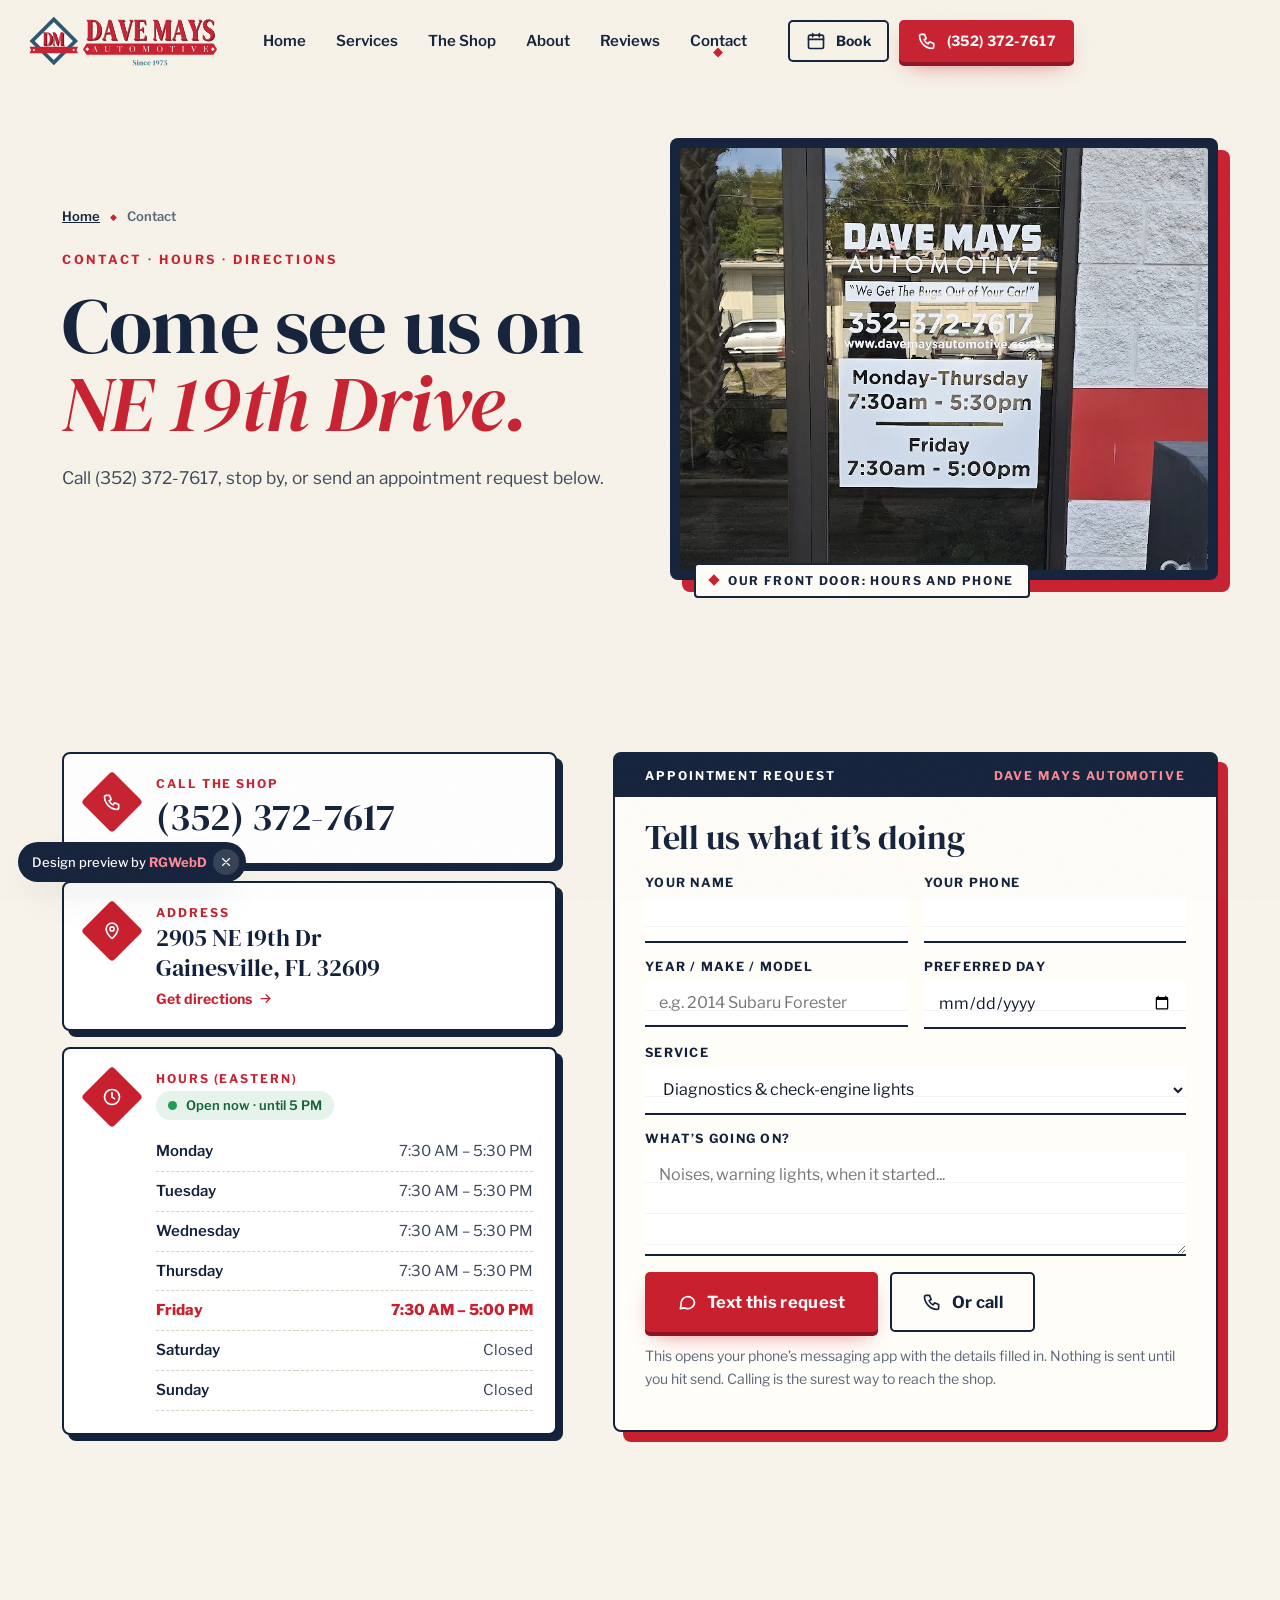
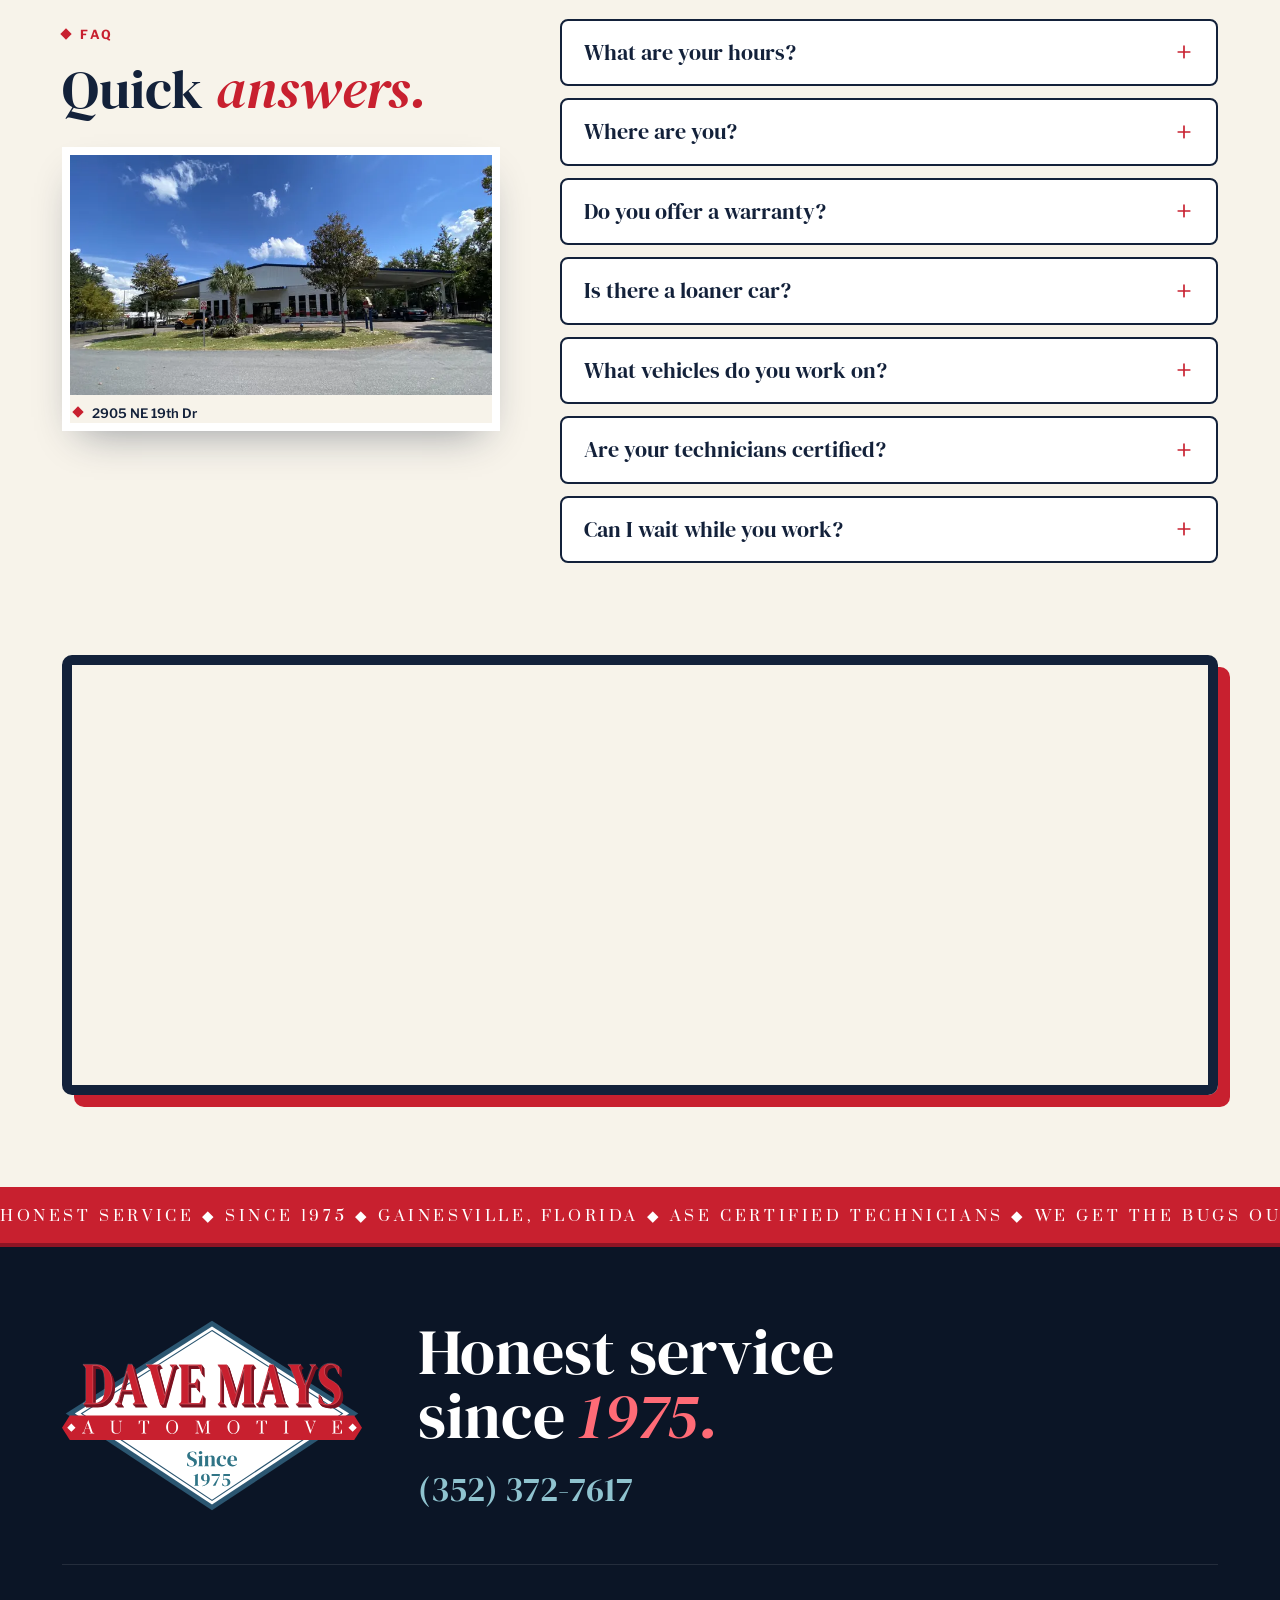
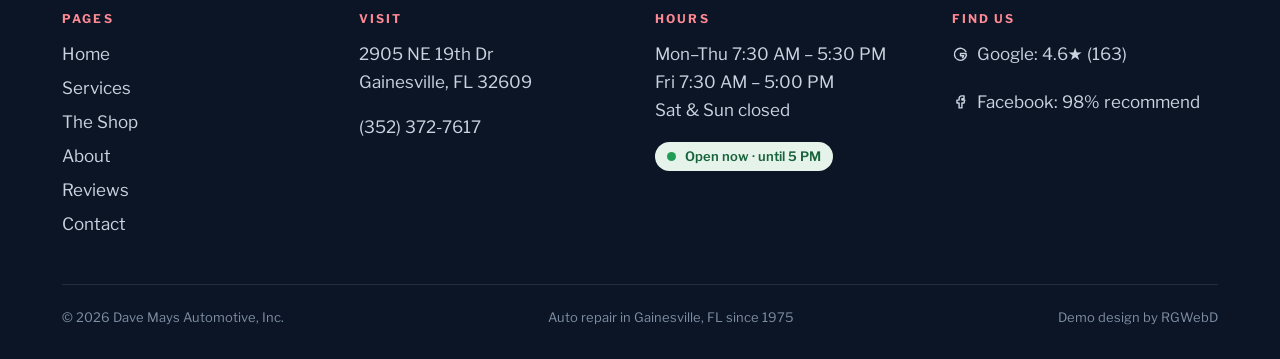
<file: contact.html>
<!doctype html><html lang="en"><head><meta charset="utf-8">
<meta name="viewport" content="width=device-width,initial-scale=1,viewport-fit=cover">
<title>Contact &amp; Hours | Dave Mays Automotive, 2905 NE 19th Dr, Gainesville, FL 32609</title><meta name="description" content="Visit Dave Mays Automotive at 2905 NE 19th Dr, Gainesville, FL 32609. Call (352) 372-7617. Open Monday to Thursday 7:30 AM to 5:30 PM, Friday 7:30 AM to 5:00 PM.">
<link rel="canonical" href="https://rgwebd.github.io/davemaysautomotive-demo/contact.html"><meta name="theme-color" content="#13213A">
<meta property="og:type" content="website"><meta property="og:site_name" content="Dave Mays Automotive"><meta property="og:title" content="Contact &amp; Hours | Dave Mays Automotive, 2905 NE 19th Dr, Gainesville, FL 32609"><meta property="og:description" content="Visit Dave Mays Automotive at 2905 NE 19th Dr, Gainesville, FL 32609. Call (352) 372-7617. Open Monday to Thursday 7:30 AM to 5:30 PM, Friday 7:30 AM to 5:00 PM."><meta property="og:url" content="https://rgwebd.github.io/davemaysautomotive-demo/contact.html"><meta property="og:image" content="https://rgwebd.github.io/davemaysautomotive-demo/img/og.jpg"><meta property="og:image:width" content="1200"><meta property="og:image:height" content="630"><meta property="og:locale" content="en_US">
<meta name="twitter:card" content="summary_large_image"><meta name="twitter:title" content="Contact &amp; Hours | Dave Mays Automotive, 2905 NE 19th Dr, Gainesville, FL 32609"><meta name="twitter:description" content="Visit Dave Mays Automotive at 2905 NE 19th Dr, Gainesville, FL 32609. Call (352) 372-7617. Open Monday to Thursday 7:30 AM to 5:30 PM, Friday 7:30 AM to 5:00 PM."><meta name="twitter:image" content="https://rgwebd.github.io/davemaysautomotive-demo/img/og.jpg">
<link rel="icon" href="favicon.svg" type="image/svg+xml"><link rel="icon" href="favicon.ico" sizes="any"><link rel="apple-touch-icon" href="apple-touch-icon.png">
<link rel="preconnect" href="https://fonts.googleapis.com"><link rel="preconnect" href="https://fonts.gstatic.com" crossorigin>
<link href="https://fonts.googleapis.com/css2?family=DM+Serif+Display:ital@0;1&family=Libre+Franklin:wght@400;500;600;700;800&family=Prata&family=Yellowtail&display=swap" rel="stylesheet">
<link rel="stylesheet" href="styles.css?v=1"><script type="application/ld+json">{"@context": "https://schema.org", "@type": "AutoRepair", "@id": "https://rgwebd.github.io/davemaysautomotive-demo/#business", "name": "Dave Mays Automotive", "legalName": "Dave Mays Automotive, Inc.", "slogan": "Honest service since 1975", "description": "Family-friendly auto repair shop in Gainesville, Florida since 1975 with ASE certified technicians and a comfortable lobby: diagnostics and check-engine lights, brakes, tires and alignment, steering and suspension, oil changes and maintenance, engine, electrical, battery, A/C, transmission and exhaust. Classic cars, daily drivers and fleet vehicles.", "foundingDate": "1975", "url": "https://rgwebd.github.io/davemaysautomotive-demo/", "telephone": "+13523727617", "image": "https://rgwebd.github.io/davemaysautomotive-demo/img/og.jpg", "logo": "https://rgwebd.github.io/davemaysautomotive-demo/brand/logo-sign.svg", "address": {"@type": "PostalAddress", "streetAddress": "2905 NE 19th Dr", "addressLocality": "Gainesville", "addressRegion": "FL", "postalCode": "32609", "addressCountry": "US"}, "geo": {"@type": "GeoCoordinates", "latitude": 29.678969, "longitude": -82.2985268}, "areaServed": {"@type": "City", "name": "Gainesville, FL"}, "openingHoursSpecification": [{"@type": "OpeningHoursSpecification", "dayOfWeek": ["Monday", "Tuesday", "Wednesday", "Thursday"], "opens": "07:30", "closes": "17:30"}, {"@type": "OpeningHoursSpecification", "dayOfWeek": "Friday", "opens": "07:30", "closes": "17:00"}], "specialOpeningHoursSpecification": [{"@type": "OpeningHoursSpecification", "validFrom": "2026-11-26", "validThrough": "2026-11-26", "description": "Thanksgiving: hours might differ"}, {"@type": "OpeningHoursSpecification", "validFrom": "2026-11-27", "validThrough": "2026-11-27", "description": "Black Friday: hours might differ"}], "hasMap": "https://www.google.com/maps/place/Dave+Mays+Automotive/@29.678969,-82.2985268,17z/data=!3m1!4b1!4m6!3m5!1s0x88e8a6a1b044c1bb:0x47dfdd13616fe318", "sameAs": ["https://www.google.com/maps/place/Dave+Mays+Automotive/@29.678969,-82.2985268,17z/data=!3m1!4b1!4m6!3m5!1s0x88e8a6a1b044c1bb:0x47dfdd13616fe318", "https://www.facebook.com/DaveMaysAutomotive/"], "aggregateRating": {"@type": "AggregateRating", "ratingValue": "4.6", "reviewCount": "163", "bestRating": "5"}, "amenityFeature": [{"@type": "LocationFeatureSpecification", "name": "Comfortable customer lobby", "value": true}, {"@type": "LocationFeatureSpecification", "name": "ASE certified technicians", "value": true}, {"@type": "LocationFeatureSpecification", "name": "Loaner vehicle (ask when booking)", "value": true}], "hasOfferCatalog": {"@type": "OfferCatalog", "name": "Auto repair services", "itemListElement": [{"@type": "Offer", "itemOffered": {"@type": "Service", "name": "Diagnostics & check-engine lights", "description": "Warning light on? We find the cause and tell you straight."}}, {"@type": "Offer", "itemOffered": {"@type": "Service", "name": "Brakes, steering & suspension", "description": "Stops that feel right and a car that drives straight."}}, {"@type": "Offer", "itemOffered": {"@type": "Service", "name": "Tires, wheels & alignment", "description": "New rubber, new rims and a straight, true alignment."}}, {"@type": "Offer", "itemOffered": {"@type": "Service", "name": "Oil changes & maintenance", "description": "Oil, filters and the routine work that keeps it running."}}, {"@type": "Offer", "itemOffered": {"@type": "Service", "name": "Engine, electrical & battery", "description": "From a dead battery to engine repair."}}, {"@type": "Offer", "itemOffered": {"@type": "Service", "name": "A/C, transmission & exhaust", "description": "Cold air in a Florida summer, smooth shifts, a quiet exhaust."}}, {"@type": "Offer", "itemOffered": {"@type": "Service", "name": "Classic cars, daily drivers & fleets", "description": "Old iron, the family car and the company trucks."}}]}, "review": [{"@type": "Review", "author": {"@type": "Person", "name": "Tina Perkins"}, "reviewBody": "Amazing place to have your car worked on. I drove up from St Pete to have Dave Mays Auto look at my car. One might ask why come here when you pass many other places along the way and have places near me back where I live. The reason is because Dave Mays Auto is honest. And they treat you like family. Everyone that works there is so polite and really cares. And they make sure you are well taken care of. And they have the cleanest bathrooms. I dislike my dealership where I bought my car and really hate going to them so I bring it to Dave Mays to service and make sure my car is in good working order. This is the best place. You need someone that is honest and will treat you right go see everyone at Dave Mays Auto. They will take good care of you. The owners are great as well as the staff.  Thank you for everything! 5 🌟 service always. Tina -St Petersburg Florida"}, {"@type": "Review", "author": {"@type": "Person", "name": "James Crosby"}, "reviewBody": "By far the best in Gainesville. I’ve been using Dave Mays for years now because they are the only ones you can trust with your vehicle. They shoot it to you straight, the good, bad, or ugly and will help you any way they can. Great Service for a fair price."}, {"@type": "Review", "author": {"@type": "Person", "name": "Richard Harvey"}, "reviewBody": "My granddaughter's car was running rough and had a check engine light on. Took it in to Dave Mays without an appointment on Monday morning and by 10:30 that morning the car was repaired.\nThe charge was extremely reasonable and about 10 % of what the dealer had quoted.\nDave Mays has a great reputation for quality service at a reasonable cost.\nI say that reputation is well deserved!\nThese guys are very honest and will charge a fair price for the high quality  work  they do."}, {"@type": "Review", "author": {"@type": "Person", "name": "Reid Wagner"}, "reviewBody": "Great experience with Dave Mays Automotive in Gainesville. The staff was friendly, professional, and straightforward throughout the whole process. They communicated clearly, got the work done efficiently, and made everything easy. I’d definitely recommend Dave Mays Automotive to anyone in Gainesville looking for reliable and honest service."}, {"@type": "Review", "author": {"@type": "Person", "name": "Karen Swinea"}, "reviewBody": "Great experience with Dave Mays! I've neglected some routine maintenance on my vehicle and needed to get some work done. The owners were so helpful is diagnosing what needed to be done first and worked with me to fit it into my budget. They also have a loaner vehicle so you don't have to miss time off work. Very professional and great customer service. I'll be back!"}, {"@type": "Review", "author": {"@type": "Person", "name": "Pandora Rose"}, "reviewBody": "I had a check engine light come on for the second time. Before I even got to Dave Mays, they had researched my issue and had a solution ready to go. They found a turbocharger problem that was covered by a special extended manufacturer coverage and referred me to the Chevrolet dealership rather than having me pay for the repair myself. Chevrolet replaced the turbocharger at no charge. I really appreciate that Dave Mays took the time to research the issue and look out for me as a customer."}, {"@type": "Review", "author": {"@type": "Person", "name": "Steven Murphy"}, "reviewBody": "I highly recommend Dave Mays.tgey installed new rims and tires for me. Super friendly staff, very knowledgeable, and I don't feel like they're trying to scam me like other mechanics. When they told me what was wrong with my car they offered to sell me what I needed or offered an alternative of getting stuff myself and they would fix it for me. Overall just a very pleasant experience. Will be back here when it's needed."}, {"@type": "Review", "author": {"@type": "Person", "name": "rene morrissey"}, "reviewBody": "Many years of consistently excellent service. Especially notable for giving a range of repair options and timing to accommodate budgets, including steering away from costly repairs or parts that might be “recommended” but aren’t worth the price difference. Also notable for anticipating future repairs that allows for budgeting."}, {"@type": "Review", "author": {"@type": "Person", "name": "Jay Kalinowski"}, "reviewBody": "Brian, Janeina & Alex and the rest of the crew provide the best service, honest, dependable. Take all my cars there now."}, {"@type": "Review", "author": {"@type": "Person", "name": "David Harrison"}, "reviewBody": "Great place for honest repairs.  Enjoyed 25 years of knowing Brian.   Keep up the great work!!"}]}</script><script type="application/ld+json">{"@context": "https://schema.org", "@type": "BreadcrumbList", "itemListElement": [{"@type": "ListItem", "position": 1, "name": "Home", "item": "https://rgwebd.github.io/davemaysautomotive-demo/"}, {"@type": "ListItem", "position": 2, "name": "Contact", "item": "https://rgwebd.github.io/davemaysautomotive-demo/contact.html"}]}</script><script type="application/ld+json">{"@context": "https://schema.org", "@type": "FAQPage", "mainEntity": [{"@type": "Question", "name": "What are your hours?", "acceptedAnswer": {"@type": "Answer", "text": "Monday to Thursday 7:30 AM to 5:30 PM and Friday 7:30 AM to 5:00 PM. We’re closed Saturday and Sunday. Holiday hours may vary, so call ahead around holidays."}}, {"@type": "Question", "name": "Where are you?", "acceptedAnswer": {"@type": "Answer", "text": "2905 NE 19th Dr, Gainesville, FL 32609. Look for the red-and-white diamond sign out front."}}, {"@type": "Question", "name": "Do you offer a warranty?", "acceptedAnswer": {"@type": "Answer", "text": "Yes. Most of our parts and labor carry a 2-year/20,000-mile warranty. Ask us what’s covered on your specific repair."}}, {"@type": "Question", "name": "Is there a loaner car?", "acceptedAnswer": {"@type": "Answer", "text": "We have a loaner vehicle. Ask about it when you call to set up your repair."}}, {"@type": "Question", "name": "What vehicles do you work on?", "acceptedAnswer": {"@type": "Answer", "text": "Classic cars, day-to-day vehicles and fleet vehicles."}}, {"@type": "Question", "name": "Are your technicians certified?", "acceptedAnswer": {"@type": "Answer", "text": "Yes, our technicians are ASE certified."}}, {"@type": "Question", "name": "Can I wait while you work?", "acceptedAnswer": {"@type": "Answer", "text": "Yes. Our comfortable lobby gives you a clean, relaxed space while we take care of your car."}}]}</script><script src="https://cosmiccallers.lovable.app/demo-track.js" data-demo="davemaysautomotive-demo" defer></script></head><body><a class="skip" href="#main">Skip to content</a><div class="pbar" aria-hidden="true"><i></i></div>
<header class="nav"><div class="nav-in"><a class="brand" href="index.html" aria-label="Dave Mays Automotive home"><img class="b-l" src="brand/logo-horizontal-light.svg" alt="Dave Mays Automotive, since 1975" width="628" height="175"><img class="b-d" src="brand/logo-horizontal-dark.svg" alt="" width="628" height="175" aria-hidden="true"></a>
<nav aria-label="Main"><ul><li><a href="index.html">Home</a></li><li><a href="services.html">Services</a></li><li><a href="shop.html">The Shop</a></li><li><a href="about.html">About</a></li><li><a href="reviews.html">Reviews</a></li><li><a href="contact.html" aria-current=page>Contact</a></li></ul></nav>
<div class="acts"><a class="btn line sm" href="contact.html#book"><svg class="ic " viewBox="0 0 24 24" fill="none" stroke="currentColor" stroke-width="2" stroke-linecap="round" stroke-linejoin="round" aria-hidden="true"><rect x="3" y="5" width="18" height="16" rx="2"/><path d="M3 10h18M8 3v4M16 3v4"/></svg><span>Book</span></a><a class="btn red sm mag" href="tel:+13523727617"><svg class="ic " viewBox="0 0 24 24" fill="none" stroke="currentColor" stroke-width="2" stroke-linecap="round" stroke-linejoin="round" aria-hidden="true"><path d="M5 4h4l2 5-2.5 1.5a11 11 0 0 0 5 5L15 13l5 2v4a2 2 0 0 1-2 2A16 16 0 0 1 3 6a2 2 0 0 1 2-2"/></svg><span>(352) 372-7617</span></a></div>
<button class="menu-btn" aria-expanded="false" aria-controls="mmenu" aria-label="Open menu"><i></i><i></i></button></div></header>
<div class="mmenu" id="mmenu" aria-hidden="true"><nav aria-label="Mobile"><a class="mm-l" href="index.html" style="--d:0"><span>01</span>Home</a><a class="mm-l" href="services.html" style="--d:1"><span>02</span>Services</a><a class="mm-l" href="shop.html" style="--d:2"><span>03</span>The Shop</a><a class="mm-l" href="about.html" style="--d:3"><span>04</span>About</a><a class="mm-l" href="reviews.html" style="--d:4"><span>05</span>Reviews</a><a class="mm-l" href="contact.html" aria-current=page style="--d:5"><span>06</span>Contact</a></nav>
<div class="mm-foot"><a class="btn red" href="tel:+13523727617"><svg class="ic " viewBox="0 0 24 24" fill="none" stroke="currentColor" stroke-width="2" stroke-linecap="round" stroke-linejoin="round" aria-hidden="true"><path d="M5 4h4l2 5-2.5 1.5a11 11 0 0 0 5 5L15 13l5 2v4a2 2 0 0 1-2 2A16 16 0 0 1 3 6a2 2 0 0 1 2-2"/></svg>Call (352) 372-7617</a><a class="btn line-l" href="contact.html#book"><svg class="ic " viewBox="0 0 24 24" fill="none" stroke="currentColor" stroke-width="2" stroke-linecap="round" stroke-linejoin="round" aria-hidden="true"><rect x="3" y="5" width="18" height="16" rx="2"/><path d="M3 10h18M8 3v4M16 3v4"/></svg>Request an appointment</a><p>2905 NE 19th Dr, Gainesville</p></div></div><main id="main">
<section class="phero"><div class="wrap phero-in"><div class="ph-copy"><nav class="crumbs" aria-label="Breadcrumb"><a href="index.html">Home</a><span aria-hidden="true">◆</span><span aria-current="page">Contact</span></nav>
<span class="eyebrow">Contact · Hours · Directions</span><h1 class="h1 split"><span class="ln"><span>Come see us on <em>NE 19th Drive.</em></span></span></h1><p class="lede rv">Call (352) 372-7617, stop by, or send an appointment request below.</p></div>
<figure class="ph-art rv"><div class="frame"><img src="img/g10.webp" srcset="img/g10-s.webp 443w, img/g10.webp 800w" sizes="(max-width:860px) 92vw, 46vw" width="800" height="1300" alt="The shop front door with Dave Mays Automotive lettering, phone number and hours" fetchpriority="high"></div><span class="frame-tag"><i class="dia" aria-hidden="true"></i>Our front door: hours and phone</span></figure></div></section>
<section class="sec ct" aria-label="Contact details"><div class="wrap ct-in"><div class="ct-info">
<a class="ct-line rv" href="tel:+13523727617"><span><svg class="ic " viewBox="0 0 24 24" fill="none" stroke="currentColor" stroke-width="2" stroke-linecap="round" stroke-linejoin="round" aria-hidden="true"><path d="M5 4h4l2 5-2.5 1.5a11 11 0 0 0 5 5L15 13l5 2v4a2 2 0 0 1-2 2A16 16 0 0 1 3 6a2 2 0 0 1 2-2"/></svg></span><div><small>Call the shop</small><b class="ct-big">(352) 372-7617</b></div></a>
<a class="ct-line rv" href="https://www.google.com/maps/dir/?api=1&destination=Dave+Mays+Automotive,+2905+NE+19th+Dr,+Gainesville,+FL+32609" rel="noopener" target="_blank"><span><svg class="ic " viewBox="0 0 24 24" fill="none" stroke="currentColor" stroke-width="2" stroke-linecap="round" stroke-linejoin="round" aria-hidden="true"><path d="M12 21s-7-6.2-7-11.5A7 7 0 0 1 19 9.5C19 14.8 12 21 12 21z"/><circle cx="12" cy="9.5" r="2.5"/></svg></span><div><small>Address</small><b>2905 NE 19th Dr<br>Gainesville, FL 32609</b><em>Get directions <svg class="ic " viewBox="0 0 24 24" fill="none" stroke="currentColor" stroke-width="2" stroke-linecap="round" stroke-linejoin="round" aria-hidden="true"><path d="M5 12h14M13 6l6 6-6 6"/></svg></em></div></a>
<div class="ct-line rv"><span><svg class="ic " viewBox="0 0 24 24" fill="none" stroke="currentColor" stroke-width="2" stroke-linecap="round" stroke-linejoin="round" aria-hidden="true"><circle cx="12" cy="12" r="9"/><path d="M12 7v5l3 2"/></svg></span><div><small>Hours (Eastern)</small><span class="live sm" data-live><i></i><span>Hours today</span></span><table class="hrs"><caption class="sr">Shop hours (Eastern time)</caption><tr data-day="1"><th scope="row">Monday</th><td>7:30 AM – 5:30 PM</td></tr><tr data-day="2"><th scope="row">Tuesday</th><td>7:30 AM – 5:30 PM</td></tr><tr data-day="3"><th scope="row">Wednesday</th><td>7:30 AM – 5:30 PM</td></tr><tr data-day="4"><th scope="row">Thursday</th><td>7:30 AM – 5:30 PM</td></tr><tr data-day="5"><th scope="row">Friday</th><td>7:30 AM – 5:00 PM</td></tr><tr data-day="6"><th scope="row">Saturday</th><td>Closed</td></tr><tr data-day="0"><th scope="row">Sunday</th><td>Closed</td></tr></table><p class="hol" data-hol hidden></p></div></div></div>
<form class="ct-form rv" id="book" data-sms="+13523727617" novalidate><div class="ro-head"><span>Appointment request</span><span>Dave Mays Automotive</span></div><h2>Tell us what it’s doing</h2>
<div class="fr"><label>Your name<input name="name" autocomplete="name" required></label><label>Your phone<input name="phone" type="tel" autocomplete="tel" required></label></div>
<div class="fr"><label>Year / make / model<input name="car" placeholder="e.g. 2014 Subaru Forester"></label><label>Preferred day<input name="date" type="date"></label></div>
<label>Service<select name="svc"><option>Diagnostics & check-engine lights</option><option>Brakes, steering & suspension</option><option>Tires, wheels & alignment</option><option>Oil changes & maintenance</option><option>Engine, electrical & battery</option><option>A/C, transmission & exhaust</option><option>Classic cars, daily drivers & fleets</option><option>Not sure yet</option></select></label>
<label>What’s going on?<textarea name="msg" rows="4" placeholder="Noises, warning lights, when it started..."></textarea></label>
<div class="fr2"><button class="btn red xl mag" type="submit"><svg class="ic " viewBox="0 0 24 24" fill="none" stroke="currentColor" stroke-width="2" stroke-linecap="round" stroke-linejoin="round" aria-hidden="true"><path d="M21 12a8 8 0 0 1-11.6 7.1L4 20l1-4.6A8 8 0 1 1 21 12z"/></svg>Text this request</button><a class="btn line xl" href="tel:+13523727617"><svg class="ic " viewBox="0 0 24 24" fill="none" stroke="currentColor" stroke-width="2" stroke-linecap="round" stroke-linejoin="round" aria-hidden="true"><path d="M5 4h4l2 5-2.5 1.5a11 11 0 0 0 5 5L15 13l5 2v4a2 2 0 0 1-2 2A16 16 0 0 1 3 6a2 2 0 0 1 2-2"/></svg>Or call</a></div><p class="muted small">This opens your phone’s messaging app with the details filled in. Nothing is sent until you hit send. Calling is the surest way to reach the shop.</p></form>
</div></section>
<section class="sec faqs" aria-labelledby="fq-h"><div class="wrap faq-in"><div><span class="eyebrow rv"><i class="dia" aria-hidden="true"></i>FAQ</span><h2 class="h2 split" id="fq-h"><span class="ln"><span>Quick <em>answers.</em></span></span></h2><figure class="ext rv"><img src="img/g07-s.webp" width="720" height="410" alt="The Dave Mays Automotive building on NE 19th Drive under a blue sky" loading="lazy" decoding="async"><figcaption><i class="dia" aria-hidden="true"></i>2905 NE 19th Dr</figcaption></figure></div><div class="faq-list"><details class="fq rv"><summary>What are your hours?<svg class="ic " viewBox="0 0 24 24" fill="none" stroke="currentColor" stroke-width="2" stroke-linecap="round" stroke-linejoin="round" aria-hidden="true"><path d="M12 5v14M5 12h14"/></svg></summary><p>Monday to Thursday 7:30 AM to 5:30 PM and Friday 7:30 AM to 5:00 PM. We’re closed Saturday and Sunday. Holiday hours may vary, so call ahead around holidays.</p></details><details class="fq rv"><summary>Where are you?<svg class="ic " viewBox="0 0 24 24" fill="none" stroke="currentColor" stroke-width="2" stroke-linecap="round" stroke-linejoin="round" aria-hidden="true"><path d="M12 5v14M5 12h14"/></svg></summary><p>2905 NE 19th Dr, Gainesville, FL 32609. Look for the red-and-white diamond sign out front.</p></details><details class="fq rv"><summary>Do you offer a warranty?<svg class="ic " viewBox="0 0 24 24" fill="none" stroke="currentColor" stroke-width="2" stroke-linecap="round" stroke-linejoin="round" aria-hidden="true"><path d="M12 5v14M5 12h14"/></svg></summary><p>Yes. Most of our parts and labor carry a 2-year/20,000-mile warranty. Ask us what’s covered on your specific repair.</p></details><details class="fq rv"><summary>Is there a loaner car?<svg class="ic " viewBox="0 0 24 24" fill="none" stroke="currentColor" stroke-width="2" stroke-linecap="round" stroke-linejoin="round" aria-hidden="true"><path d="M12 5v14M5 12h14"/></svg></summary><p>We have a loaner vehicle. Ask about it when you call to set up your repair.</p></details><details class="fq rv"><summary>What vehicles do you work on?<svg class="ic " viewBox="0 0 24 24" fill="none" stroke="currentColor" stroke-width="2" stroke-linecap="round" stroke-linejoin="round" aria-hidden="true"><path d="M12 5v14M5 12h14"/></svg></summary><p>Classic cars, day-to-day vehicles and fleet vehicles.</p></details><details class="fq rv"><summary>Are your technicians certified?<svg class="ic " viewBox="0 0 24 24" fill="none" stroke="currentColor" stroke-width="2" stroke-linecap="round" stroke-linejoin="round" aria-hidden="true"><path d="M12 5v14M5 12h14"/></svg></summary><p>Yes, our technicians are ASE certified.</p></details><details class="fq rv"><summary>Can I wait while you work?<svg class="ic " viewBox="0 0 24 24" fill="none" stroke="currentColor" stroke-width="2" stroke-linecap="round" stroke-linejoin="round" aria-hidden="true"><path d="M12 5v14M5 12h14"/></svg></summary><p>Yes. Our comfortable lobby gives you a clean, relaxed space while we take care of your car.</p></details></div></div></section>
<section class="sec mapsec" aria-label="Map"><div class="wrap"><div class="map rv"><iframe title="Map to Dave Mays Automotive, 2905 NE 19th Dr, Gainesville, FL 32609" src="https://maps.google.com/maps?q=Dave+Mays+Automotive,+2905+NE+19th+Dr,+Gainesville,+FL+32609&amp;z=15&amp;output=embed" loading="lazy" referrerpolicy="no-referrer-when-downgrade"></iframe></div></div></section>
</main><footer class="foot"><div class="foot-band" aria-hidden="true"><span>HONEST SERVICE ◆ SINCE 1975 ◆ GAINESVILLE, FLORIDA ◆ ASE CERTIFIED TECHNICIANS ◆ WE GET THE BUGS OUT OF YOUR CAR! ◆ HONEST SERVICE ◆ SINCE 1975 ◆ GAINESVILLE, FLORIDA ◆ ASE CERTIFIED TECHNICIANS ◆ WE GET THE BUGS OUT OF YOUR CAR! ◆ HONEST SERVICE ◆ SINCE 1975 ◆ GAINESVILLE, FLORIDA ◆ ASE CERTIFIED TECHNICIANS ◆ WE GET THE BUGS OUT OF YOUR CAR! ◆ </span></div><div class="wrap">
<div class="foot-top"><img src="brand/logo-sign.svg" alt="Dave Mays Automotive sign logo" width="640" height="420" loading="lazy" class="foot-logo">
<div><p class="foot-big">Honest service<br>since <em>1975.</em></p><p class="foot-ph"><a href="tel:+13523727617">(352) 372-7617</a></p></div></div>
<div class="foot-grid">
<div><h3>Pages</h3><ul><li><a href="index.html">Home</a></li><li><a href="services.html">Services</a></li><li><a href="shop.html">The Shop</a></li><li><a href="about.html">About</a></li><li><a href="reviews.html">Reviews</a></li><li><a href="contact.html">Contact</a></li></ul></div>
<div><h3>Visit</h3><p><a href="https://www.google.com/maps/dir/?api=1&destination=Dave+Mays+Automotive,+2905+NE+19th+Dr,+Gainesville,+FL+32609" rel="noopener" target="_blank">2905 NE 19th Dr<br>Gainesville, FL 32609</a></p><p><a href="tel:+13523727617">(352) 372-7617</a></p></div>
<div><h3>Hours</h3><p>Mon–Thu 7:30 AM – 5:30 PM<br>Fri 7:30 AM – 5:00 PM<br>Sat &amp; Sun closed</p><p><span class="live sm" data-live><i></i><span>Hours today</span></span></p></div>
<div><h3>Find us</h3><p><a href="https://maps.app.goo.gl/KBtcUF4ydyZZGLM8A" rel="noopener" target="_blank"><svg class="ic " viewBox="0 0 24 24" fill="none" stroke="currentColor" stroke-width="2" stroke-linecap="round" stroke-linejoin="round" aria-hidden="true"><path d="M20 12.2c0-.6 0-1.2-.2-1.7H12v3.3h4.5a3.9 3.9 0 0 1-1.7 2.5"/><path d="M19.6 8A8.5 8.5 0 1 0 20.4 13"/></svg>Google: 4.6★ (163)</a></p><p><a href="https://www.facebook.com/DaveMaysAutomotive/" rel="noopener" target="_blank"><svg class="ic " viewBox="0 0 24 24" fill="none" stroke="currentColor" stroke-width="2" stroke-linecap="round" stroke-linejoin="round" aria-hidden="true"><path d="M14 8h3V4h-3a4 4 0 0 0-4 4v2H7v4h3v7h4v-7h3l1-4h-4V8.5a.5.5 0 0 1 .5-.5z"/></svg>Facebook: 98% recommend</a></p></div>
</div>
<div class="foot-bot"><span>© 2026 Dave Mays Automotive, Inc.</span><span>Auto repair in Gainesville, FL since 1975</span><span>Demo design by RGWebD</span></div></div></footer>
<div class="mbar"><a href="tel:+13523727617" class="btn red"><svg class="ic " viewBox="0 0 24 24" fill="none" stroke="currentColor" stroke-width="2" stroke-linecap="round" stroke-linejoin="round" aria-hidden="true"><path d="M5 4h4l2 5-2.5 1.5a11 11 0 0 0 5 5L15 13l5 2v4a2 2 0 0 1-2 2A16 16 0 0 1 3 6a2 2 0 0 1 2-2"/></svg>Call now</a><a href="https://www.google.com/maps/dir/?api=1&destination=Dave+Mays+Automotive,+2905+NE+19th+Dr,+Gainesville,+FL+32609" class="btn line-d" rel="noopener" target="_blank"><svg class="ic " viewBox="0 0 24 24" fill="none" stroke="currentColor" stroke-width="2" stroke-linecap="round" stroke-linejoin="round" aria-hidden="true"><path d="M3 11l18-8-8 18-2-8z"/></svg>Directions</a></div>
<div class="demo" role="note"><span>Design preview by <b>RGWebD</b></span><button aria-label="Dismiss preview note"><svg class="ic " viewBox="0 0 24 24" fill="none" stroke="currentColor" stroke-width="2" stroke-linecap="round" stroke-linejoin="round" aria-hidden="true"><path d="M6 6l12 12M18 6L6 18"/></svg></button></div>
<script src="script.js?v=1" defer></script></body></html>
</file>
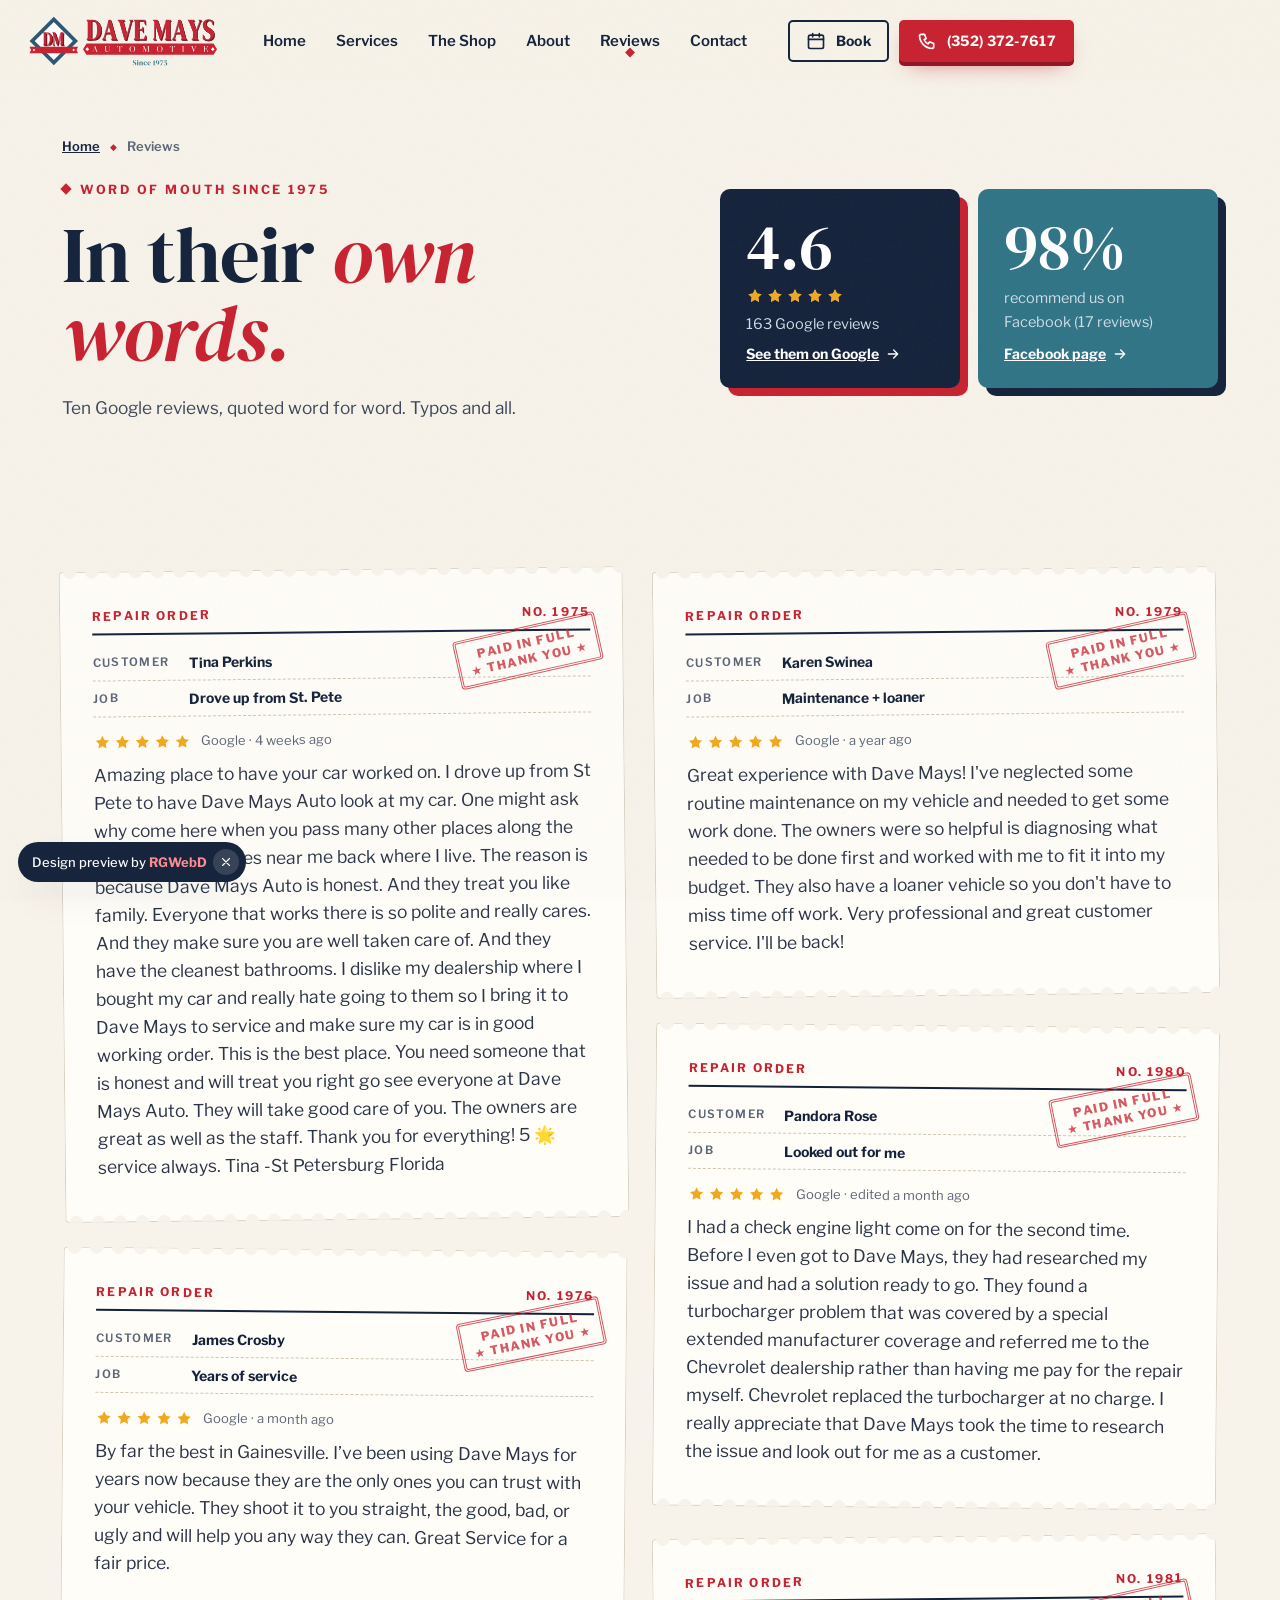
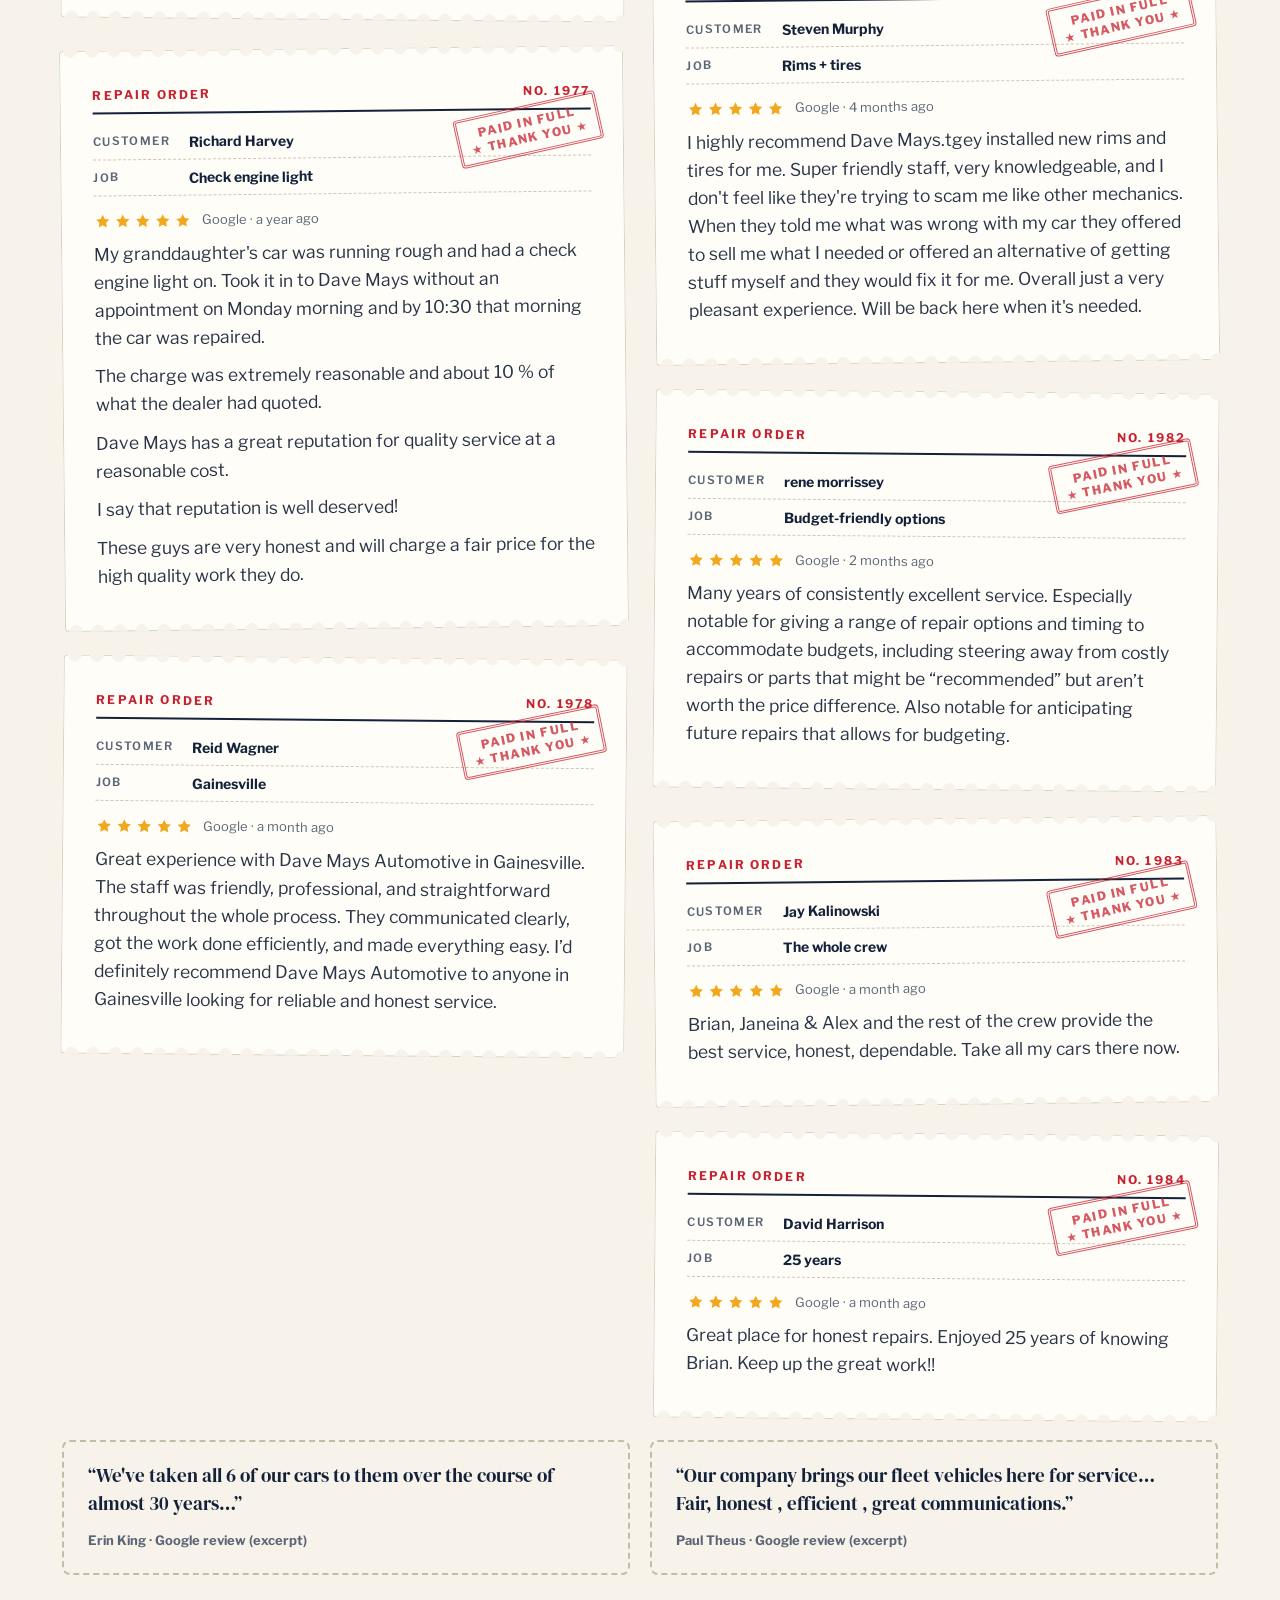
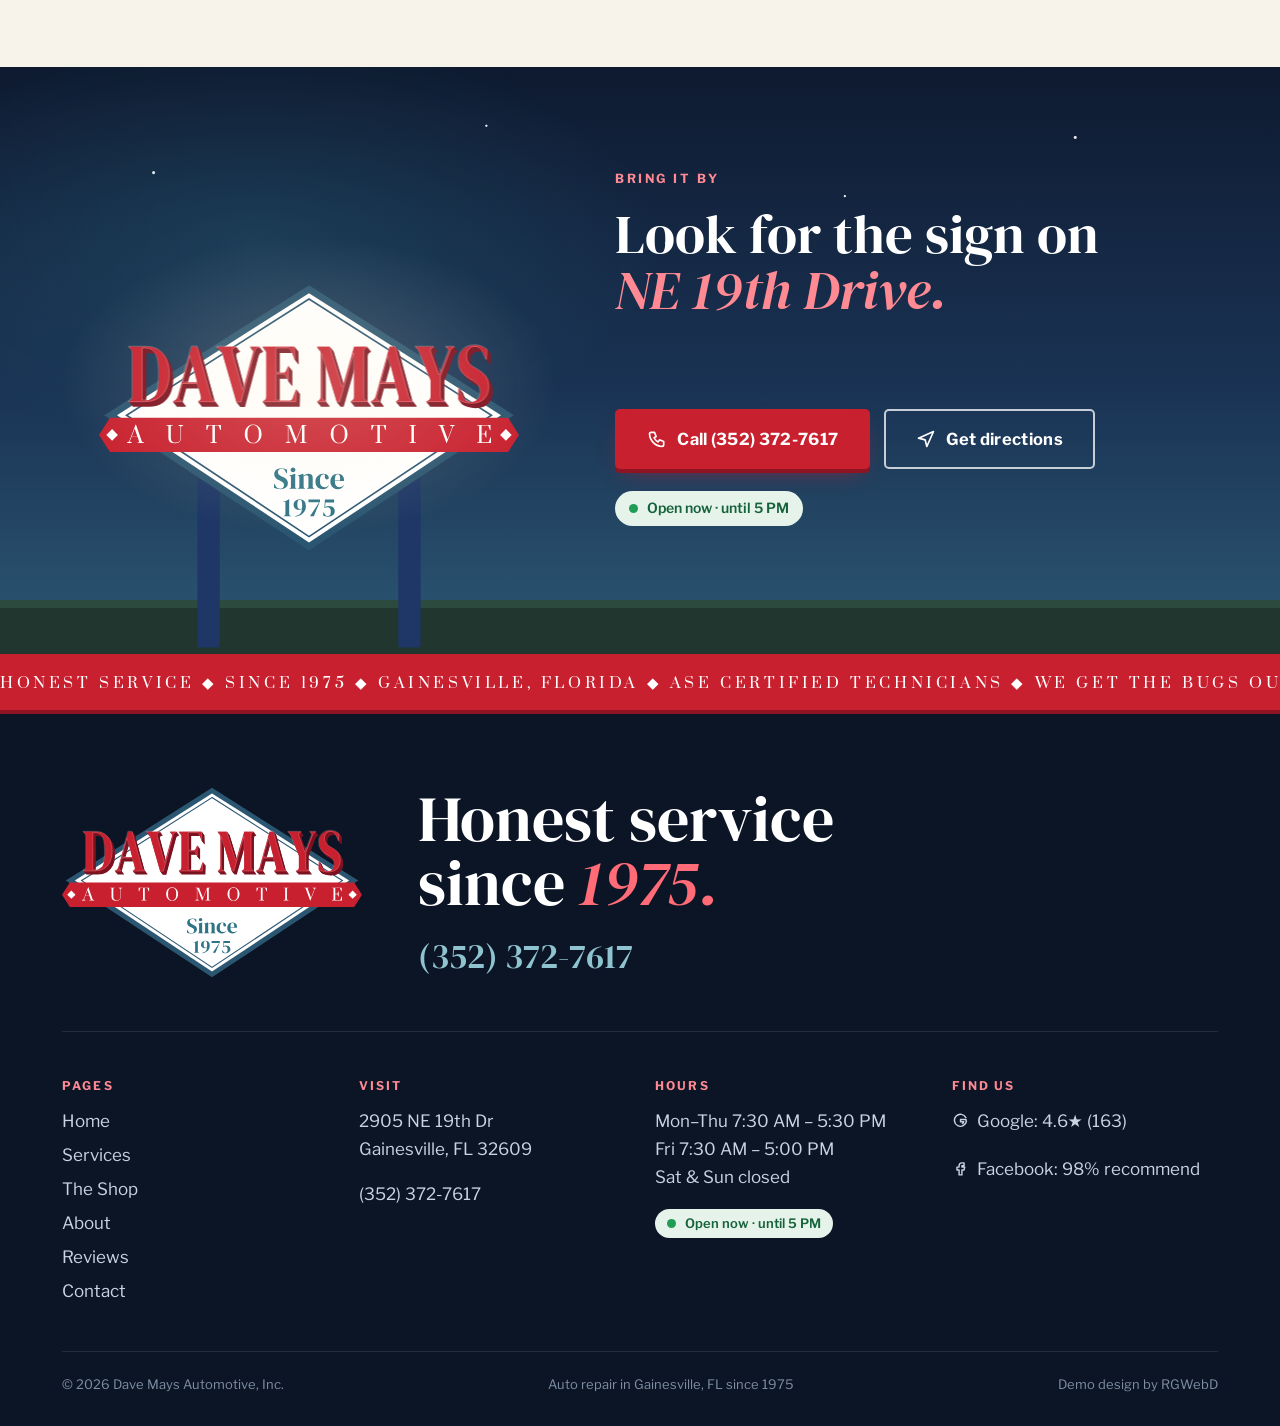
<file: reviews.html>
<!doctype html><html lang="en"><head><meta charset="utf-8">
<meta name="viewport" content="width=device-width,initial-scale=1,viewport-fit=cover">
<title>Reviews: 4.6 Stars from 163 Google Reviews | Dave Mays Automotive</title><meta name="description" content="Read what Gainesville drivers say about Dave Mays Automotive: 4.6 stars from 163 Google reviews and 98% recommend on Facebook.">
<link rel="canonical" href="https://rgwebd.github.io/davemaysautomotive-demo/reviews.html"><meta name="theme-color" content="#13213A">
<meta property="og:type" content="website"><meta property="og:site_name" content="Dave Mays Automotive"><meta property="og:title" content="Reviews: 4.6 Stars from 163 Google Reviews | Dave Mays Automotive"><meta property="og:description" content="Read what Gainesville drivers say about Dave Mays Automotive: 4.6 stars from 163 Google reviews and 98% recommend on Facebook."><meta property="og:url" content="https://rgwebd.github.io/davemaysautomotive-demo/reviews.html"><meta property="og:image" content="https://rgwebd.github.io/davemaysautomotive-demo/img/og.jpg"><meta property="og:image:width" content="1200"><meta property="og:image:height" content="630"><meta property="og:locale" content="en_US">
<meta name="twitter:card" content="summary_large_image"><meta name="twitter:title" content="Reviews: 4.6 Stars from 163 Google Reviews | Dave Mays Automotive"><meta name="twitter:description" content="Read what Gainesville drivers say about Dave Mays Automotive: 4.6 stars from 163 Google reviews and 98% recommend on Facebook."><meta name="twitter:image" content="https://rgwebd.github.io/davemaysautomotive-demo/img/og.jpg">
<link rel="icon" href="favicon.svg" type="image/svg+xml"><link rel="icon" href="favicon.ico" sizes="any"><link rel="apple-touch-icon" href="apple-touch-icon.png">
<link rel="preconnect" href="https://fonts.googleapis.com"><link rel="preconnect" href="https://fonts.gstatic.com" crossorigin>
<link href="https://fonts.googleapis.com/css2?family=DM+Serif+Display:ital@0;1&family=Libre+Franklin:wght@400;500;600;700;800&family=Prata&family=Yellowtail&display=swap" rel="stylesheet">
<link rel="stylesheet" href="styles.css?v=1"><script type="application/ld+json">{"@context": "https://schema.org", "@type": "AutoRepair", "@id": "https://rgwebd.github.io/davemaysautomotive-demo/#business", "name": "Dave Mays Automotive", "legalName": "Dave Mays Automotive, Inc.", "slogan": "Honest service since 1975", "description": "Family-friendly auto repair shop in Gainesville, Florida since 1975 with ASE certified technicians and a comfortable lobby: diagnostics and check-engine lights, brakes, tires and alignment, steering and suspension, oil changes and maintenance, engine, electrical, battery, A/C, transmission and exhaust. Classic cars, daily drivers and fleet vehicles.", "foundingDate": "1975", "url": "https://rgwebd.github.io/davemaysautomotive-demo/", "telephone": "+13523727617", "image": "https://rgwebd.github.io/davemaysautomotive-demo/img/og.jpg", "logo": "https://rgwebd.github.io/davemaysautomotive-demo/brand/logo-sign.svg", "address": {"@type": "PostalAddress", "streetAddress": "2905 NE 19th Dr", "addressLocality": "Gainesville", "addressRegion": "FL", "postalCode": "32609", "addressCountry": "US"}, "geo": {"@type": "GeoCoordinates", "latitude": 29.678969, "longitude": -82.2985268}, "areaServed": {"@type": "City", "name": "Gainesville, FL"}, "openingHoursSpecification": [{"@type": "OpeningHoursSpecification", "dayOfWeek": ["Monday", "Tuesday", "Wednesday", "Thursday"], "opens": "07:30", "closes": "17:30"}, {"@type": "OpeningHoursSpecification", "dayOfWeek": "Friday", "opens": "07:30", "closes": "17:00"}], "specialOpeningHoursSpecification": [{"@type": "OpeningHoursSpecification", "validFrom": "2026-11-26", "validThrough": "2026-11-26", "description": "Thanksgiving: hours might differ"}, {"@type": "OpeningHoursSpecification", "validFrom": "2026-11-27", "validThrough": "2026-11-27", "description": "Black Friday: hours might differ"}], "hasMap": "https://www.google.com/maps/place/Dave+Mays+Automotive/@29.678969,-82.2985268,17z/data=!3m1!4b1!4m6!3m5!1s0x88e8a6a1b044c1bb:0x47dfdd13616fe318", "sameAs": ["https://www.google.com/maps/place/Dave+Mays+Automotive/@29.678969,-82.2985268,17z/data=!3m1!4b1!4m6!3m5!1s0x88e8a6a1b044c1bb:0x47dfdd13616fe318", "https://www.facebook.com/DaveMaysAutomotive/"], "aggregateRating": {"@type": "AggregateRating", "ratingValue": "4.6", "reviewCount": "163", "bestRating": "5"}, "amenityFeature": [{"@type": "LocationFeatureSpecification", "name": "Comfortable customer lobby", "value": true}, {"@type": "LocationFeatureSpecification", "name": "ASE certified technicians", "value": true}, {"@type": "LocationFeatureSpecification", "name": "Loaner vehicle (ask when booking)", "value": true}], "hasOfferCatalog": {"@type": "OfferCatalog", "name": "Auto repair services", "itemListElement": [{"@type": "Offer", "itemOffered": {"@type": "Service", "name": "Diagnostics & check-engine lights", "description": "Warning light on? We find the cause and tell you straight."}}, {"@type": "Offer", "itemOffered": {"@type": "Service", "name": "Brakes, steering & suspension", "description": "Stops that feel right and a car that drives straight."}}, {"@type": "Offer", "itemOffered": {"@type": "Service", "name": "Tires, wheels & alignment", "description": "New rubber, new rims and a straight, true alignment."}}, {"@type": "Offer", "itemOffered": {"@type": "Service", "name": "Oil changes & maintenance", "description": "Oil, filters and the routine work that keeps it running."}}, {"@type": "Offer", "itemOffered": {"@type": "Service", "name": "Engine, electrical & battery", "description": "From a dead battery to engine repair."}}, {"@type": "Offer", "itemOffered": {"@type": "Service", "name": "A/C, transmission & exhaust", "description": "Cold air in a Florida summer, smooth shifts, a quiet exhaust."}}, {"@type": "Offer", "itemOffered": {"@type": "Service", "name": "Classic cars, daily drivers & fleets", "description": "Old iron, the family car and the company trucks."}}]}, "review": [{"@type": "Review", "author": {"@type": "Person", "name": "Tina Perkins"}, "reviewBody": "Amazing place to have your car worked on. I drove up from St Pete to have Dave Mays Auto look at my car. One might ask why come here when you pass many other places along the way and have places near me back where I live. The reason is because Dave Mays Auto is honest. And they treat you like family. Everyone that works there is so polite and really cares. And they make sure you are well taken care of. And they have the cleanest bathrooms. I dislike my dealership where I bought my car and really hate going to them so I bring it to Dave Mays to service and make sure my car is in good working order. This is the best place. You need someone that is honest and will treat you right go see everyone at Dave Mays Auto. They will take good care of you. The owners are great as well as the staff.  Thank you for everything! 5 🌟 service always. Tina -St Petersburg Florida"}, {"@type": "Review", "author": {"@type": "Person", "name": "James Crosby"}, "reviewBody": "By far the best in Gainesville. I’ve been using Dave Mays for years now because they are the only ones you can trust with your vehicle. They shoot it to you straight, the good, bad, or ugly and will help you any way they can. Great Service for a fair price."}, {"@type": "Review", "author": {"@type": "Person", "name": "Richard Harvey"}, "reviewBody": "My granddaughter's car was running rough and had a check engine light on. Took it in to Dave Mays without an appointment on Monday morning and by 10:30 that morning the car was repaired.\nThe charge was extremely reasonable and about 10 % of what the dealer had quoted.\nDave Mays has a great reputation for quality service at a reasonable cost.\nI say that reputation is well deserved!\nThese guys are very honest and will charge a fair price for the high quality  work  they do."}, {"@type": "Review", "author": {"@type": "Person", "name": "Reid Wagner"}, "reviewBody": "Great experience with Dave Mays Automotive in Gainesville. The staff was friendly, professional, and straightforward throughout the whole process. They communicated clearly, got the work done efficiently, and made everything easy. I’d definitely recommend Dave Mays Automotive to anyone in Gainesville looking for reliable and honest service."}, {"@type": "Review", "author": {"@type": "Person", "name": "Karen Swinea"}, "reviewBody": "Great experience with Dave Mays! I've neglected some routine maintenance on my vehicle and needed to get some work done. The owners were so helpful is diagnosing what needed to be done first and worked with me to fit it into my budget. They also have a loaner vehicle so you don't have to miss time off work. Very professional and great customer service. I'll be back!"}, {"@type": "Review", "author": {"@type": "Person", "name": "Pandora Rose"}, "reviewBody": "I had a check engine light come on for the second time. Before I even got to Dave Mays, they had researched my issue and had a solution ready to go. They found a turbocharger problem that was covered by a special extended manufacturer coverage and referred me to the Chevrolet dealership rather than having me pay for the repair myself. Chevrolet replaced the turbocharger at no charge. I really appreciate that Dave Mays took the time to research the issue and look out for me as a customer."}, {"@type": "Review", "author": {"@type": "Person", "name": "Steven Murphy"}, "reviewBody": "I highly recommend Dave Mays.tgey installed new rims and tires for me. Super friendly staff, very knowledgeable, and I don't feel like they're trying to scam me like other mechanics. When they told me what was wrong with my car they offered to sell me what I needed or offered an alternative of getting stuff myself and they would fix it for me. Overall just a very pleasant experience. Will be back here when it's needed."}, {"@type": "Review", "author": {"@type": "Person", "name": "rene morrissey"}, "reviewBody": "Many years of consistently excellent service. Especially notable for giving a range of repair options and timing to accommodate budgets, including steering away from costly repairs or parts that might be “recommended” but aren’t worth the price difference. Also notable for anticipating future repairs that allows for budgeting."}, {"@type": "Review", "author": {"@type": "Person", "name": "Jay Kalinowski"}, "reviewBody": "Brian, Janeina & Alex and the rest of the crew provide the best service, honest, dependable. Take all my cars there now."}, {"@type": "Review", "author": {"@type": "Person", "name": "David Harrison"}, "reviewBody": "Great place for honest repairs.  Enjoyed 25 years of knowing Brian.   Keep up the great work!!"}]}</script><script type="application/ld+json">{"@context": "https://schema.org", "@type": "BreadcrumbList", "itemListElement": [{"@type": "ListItem", "position": 1, "name": "Home", "item": "https://rgwebd.github.io/davemaysautomotive-demo/"}, {"@type": "ListItem", "position": 2, "name": "Reviews", "item": "https://rgwebd.github.io/davemaysautomotive-demo/reviews.html"}]}</script><script src="https://cosmiccallers.lovable.app/demo-track.js" data-demo="davemaysautomotive-demo" defer></script></head><body><a class="skip" href="#main">Skip to content</a><div class="pbar" aria-hidden="true"><i></i></div>
<header class="nav"><div class="nav-in"><a class="brand" href="index.html" aria-label="Dave Mays Automotive home"><img class="b-l" src="brand/logo-horizontal-light.svg" alt="Dave Mays Automotive, since 1975" width="628" height="175"><img class="b-d" src="brand/logo-horizontal-dark.svg" alt="" width="628" height="175" aria-hidden="true"></a>
<nav aria-label="Main"><ul><li><a href="index.html">Home</a></li><li><a href="services.html">Services</a></li><li><a href="shop.html">The Shop</a></li><li><a href="about.html">About</a></li><li><a href="reviews.html" aria-current=page>Reviews</a></li><li><a href="contact.html">Contact</a></li></ul></nav>
<div class="acts"><a class="btn line sm" href="contact.html#book"><svg class="ic " viewBox="0 0 24 24" fill="none" stroke="currentColor" stroke-width="2" stroke-linecap="round" stroke-linejoin="round" aria-hidden="true"><rect x="3" y="5" width="18" height="16" rx="2"/><path d="M3 10h18M8 3v4M16 3v4"/></svg><span>Book</span></a><a class="btn red sm mag" href="tel:+13523727617"><svg class="ic " viewBox="0 0 24 24" fill="none" stroke="currentColor" stroke-width="2" stroke-linecap="round" stroke-linejoin="round" aria-hidden="true"><path d="M5 4h4l2 5-2.5 1.5a11 11 0 0 0 5 5L15 13l5 2v4a2 2 0 0 1-2 2A16 16 0 0 1 3 6a2 2 0 0 1 2-2"/></svg><span>(352) 372-7617</span></a></div>
<button class="menu-btn" aria-expanded="false" aria-controls="mmenu" aria-label="Open menu"><i></i><i></i></button></div></header>
<div class="mmenu" id="mmenu" aria-hidden="true"><nav aria-label="Mobile"><a class="mm-l" href="index.html" style="--d:0"><span>01</span>Home</a><a class="mm-l" href="services.html" style="--d:1"><span>02</span>Services</a><a class="mm-l" href="shop.html" style="--d:2"><span>03</span>The Shop</a><a class="mm-l" href="about.html" style="--d:3"><span>04</span>About</a><a class="mm-l" href="reviews.html" aria-current=page style="--d:4"><span>05</span>Reviews</a><a class="mm-l" href="contact.html" style="--d:5"><span>06</span>Contact</a></nav>
<div class="mm-foot"><a class="btn red" href="tel:+13523727617"><svg class="ic " viewBox="0 0 24 24" fill="none" stroke="currentColor" stroke-width="2" stroke-linecap="round" stroke-linejoin="round" aria-hidden="true"><path d="M5 4h4l2 5-2.5 1.5a11 11 0 0 0 5 5L15 13l5 2v4a2 2 0 0 1-2 2A16 16 0 0 1 3 6a2 2 0 0 1 2-2"/></svg>Call (352) 372-7617</a><a class="btn line-l" href="contact.html#book"><svg class="ic " viewBox="0 0 24 24" fill="none" stroke="currentColor" stroke-width="2" stroke-linecap="round" stroke-linejoin="round" aria-hidden="true"><rect x="3" y="5" width="18" height="16" rx="2"/><path d="M3 10h18M8 3v4M16 3v4"/></svg>Request an appointment</a><p>2905 NE 19th Dr, Gainesville</p></div></div><main id="main">
<section class="phero rvhero"><div class="wrap rvh-in"><div><nav class="crumbs" aria-label="Breadcrumb"><a href="index.html">Home</a><span aria-hidden="true">◆</span><span aria-current="page">Reviews</span></nav><span class="eyebrow"><i class="dia" aria-hidden="true"></i>Word of mouth since 1975</span><h1 class="h1 split"><span class="ln"><span>In their <em>own words.</em></span></span></h1><p class="lede rv">Ten Google reviews, quoted word for word. Typos and all.</p></div>
<div class="rvh-score rv"><div class="big"><b data-to="4.6" data-dec="1">0</b><span class="stars-w" role="img" aria-label="4.6 out of 5 stars"><span class="stars-bg"><span class="stars" aria-hidden="true"><svg viewBox="0 0 24 24"><path d="M12 3l2.7 5.6 6.1.9-4.4 4.3 1 6.1L12 17l-5.4 2.9 1-6.1L3.2 9.5l6.1-.9z"/></svg><svg viewBox="0 0 24 24"><path d="M12 3l2.7 5.6 6.1.9-4.4 4.3 1 6.1L12 17l-5.4 2.9 1-6.1L3.2 9.5l6.1-.9z"/></svg><svg viewBox="0 0 24 24"><path d="M12 3l2.7 5.6 6.1.9-4.4 4.3 1 6.1L12 17l-5.4 2.9 1-6.1L3.2 9.5l6.1-.9z"/></svg><svg viewBox="0 0 24 24"><path d="M12 3l2.7 5.6 6.1.9-4.4 4.3 1 6.1L12 17l-5.4 2.9 1-6.1L3.2 9.5l6.1-.9z"/></svg><svg viewBox="0 0 24 24"><path d="M12 3l2.7 5.6 6.1.9-4.4 4.3 1 6.1L12 17l-5.4 2.9 1-6.1L3.2 9.5l6.1-.9z"/></svg></span></span><span class="stars-fg" style="width:92%"><span class="stars" aria-hidden="true"><svg viewBox="0 0 24 24"><path d="M12 3l2.7 5.6 6.1.9-4.4 4.3 1 6.1L12 17l-5.4 2.9 1-6.1L3.2 9.5l6.1-.9z"/></svg><svg viewBox="0 0 24 24"><path d="M12 3l2.7 5.6 6.1.9-4.4 4.3 1 6.1L12 17l-5.4 2.9 1-6.1L3.2 9.5l6.1-.9z"/></svg><svg viewBox="0 0 24 24"><path d="M12 3l2.7 5.6 6.1.9-4.4 4.3 1 6.1L12 17l-5.4 2.9 1-6.1L3.2 9.5l6.1-.9z"/></svg><svg viewBox="0 0 24 24"><path d="M12 3l2.7 5.6 6.1.9-4.4 4.3 1 6.1L12 17l-5.4 2.9 1-6.1L3.2 9.5l6.1-.9z"/></svg><svg viewBox="0 0 24 24"><path d="M12 3l2.7 5.6 6.1.9-4.4 4.3 1 6.1L12 17l-5.4 2.9 1-6.1L3.2 9.5l6.1-.9z"/></svg></span></span></span><span>163 Google reviews</span><a href="https://maps.app.goo.gl/KBtcUF4ydyZZGLM8A" rel="noopener" target="_blank">See them on Google <svg class="ic " viewBox="0 0 24 24" fill="none" stroke="currentColor" stroke-width="2" stroke-linecap="round" stroke-linejoin="round" aria-hidden="true"><path d="M5 12h14M13 6l6 6-6 6"/></svg></a></div><div class="big fb"><b><span data-to="98">0</span>%</b><span>recommend us on Facebook (17 reviews)</span><a href="https://www.facebook.com/DaveMaysAutomotive/" rel="noopener" target="_blank">Facebook page <svg class="ic " viewBox="0 0 24 24" fill="none" stroke="currentColor" stroke-width="2" stroke-linecap="round" stroke-linejoin="round" aria-hidden="true"><path d="M5 12h14M13 6l6 6-6 6"/></svg></a></div></div></div></section>
<section class="sec rvwall"><div class="wrap"><div class="tk-grid"><article class="ticket rv"><div class="tk-top"><span>Repair order</span><span>No. 1975</span></div>
<div class="tk-row"><span>Customer</span><b>Tina Perkins</b></div><div class="tk-row"><span>Job</span><b>Drove up from St. Pete</b></div>
<div class="tk-stars"><span class="stars" aria-hidden="true"><svg viewBox="0 0 24 24"><path d="M12 3l2.7 5.6 6.1.9-4.4 4.3 1 6.1L12 17l-5.4 2.9 1-6.1L3.2 9.5l6.1-.9z"/></svg><svg viewBox="0 0 24 24"><path d="M12 3l2.7 5.6 6.1.9-4.4 4.3 1 6.1L12 17l-5.4 2.9 1-6.1L3.2 9.5l6.1-.9z"/></svg><svg viewBox="0 0 24 24"><path d="M12 3l2.7 5.6 6.1.9-4.4 4.3 1 6.1L12 17l-5.4 2.9 1-6.1L3.2 9.5l6.1-.9z"/></svg><svg viewBox="0 0 24 24"><path d="M12 3l2.7 5.6 6.1.9-4.4 4.3 1 6.1L12 17l-5.4 2.9 1-6.1L3.2 9.5l6.1-.9z"/></svg><svg viewBox="0 0 24 24"><path d="M12 3l2.7 5.6 6.1.9-4.4 4.3 1 6.1L12 17l-5.4 2.9 1-6.1L3.2 9.5l6.1-.9z"/></svg></span><small>Google · 4 weeks ago</small></div><blockquote><p>Amazing place to have your car worked on. I drove up from St Pete to have Dave Mays Auto look at my car. One might ask why come here when you pass many other places along the way and have places near me back where I live. The reason is because Dave Mays Auto is honest. And they treat you like family. Everyone that works there is so polite and really cares. And they make sure you are well taken care of. And they have the cleanest bathrooms. I dislike my dealership where I bought my car and really hate going to them so I bring it to Dave Mays to service and make sure my car is in good working order. This is the best place. You need someone that is honest and will treat you right go see everyone at Dave Mays Auto. They will take good care of you. The owners are great as well as the staff.  Thank you for everything! 5 🌟 service always. Tina -St Petersburg Florida</p></blockquote>
<span class="tk-stamp" aria-hidden="true">Paid in full<br>★ thank you ★</span></article><article class="ticket rv"><div class="tk-top"><span>Repair order</span><span>No. 1976</span></div>
<div class="tk-row"><span>Customer</span><b>James Crosby</b></div><div class="tk-row"><span>Job</span><b>Years of service</b></div>
<div class="tk-stars"><span class="stars" aria-hidden="true"><svg viewBox="0 0 24 24"><path d="M12 3l2.7 5.6 6.1.9-4.4 4.3 1 6.1L12 17l-5.4 2.9 1-6.1L3.2 9.5l6.1-.9z"/></svg><svg viewBox="0 0 24 24"><path d="M12 3l2.7 5.6 6.1.9-4.4 4.3 1 6.1L12 17l-5.4 2.9 1-6.1L3.2 9.5l6.1-.9z"/></svg><svg viewBox="0 0 24 24"><path d="M12 3l2.7 5.6 6.1.9-4.4 4.3 1 6.1L12 17l-5.4 2.9 1-6.1L3.2 9.5l6.1-.9z"/></svg><svg viewBox="0 0 24 24"><path d="M12 3l2.7 5.6 6.1.9-4.4 4.3 1 6.1L12 17l-5.4 2.9 1-6.1L3.2 9.5l6.1-.9z"/></svg><svg viewBox="0 0 24 24"><path d="M12 3l2.7 5.6 6.1.9-4.4 4.3 1 6.1L12 17l-5.4 2.9 1-6.1L3.2 9.5l6.1-.9z"/></svg></span><small>Google · a month ago</small></div><blockquote><p>By far the best in Gainesville. I’ve been using Dave Mays for years now because they are the only ones you can trust with your vehicle. They shoot it to you straight, the good, bad, or ugly and will help you any way they can. Great Service for a fair price.</p></blockquote>
<span class="tk-stamp" aria-hidden="true">Paid in full<br>★ thank you ★</span></article><article class="ticket rv"><div class="tk-top"><span>Repair order</span><span>No. 1977</span></div>
<div class="tk-row"><span>Customer</span><b>Richard Harvey</b></div><div class="tk-row"><span>Job</span><b>Check engine light</b></div>
<div class="tk-stars"><span class="stars" aria-hidden="true"><svg viewBox="0 0 24 24"><path d="M12 3l2.7 5.6 6.1.9-4.4 4.3 1 6.1L12 17l-5.4 2.9 1-6.1L3.2 9.5l6.1-.9z"/></svg><svg viewBox="0 0 24 24"><path d="M12 3l2.7 5.6 6.1.9-4.4 4.3 1 6.1L12 17l-5.4 2.9 1-6.1L3.2 9.5l6.1-.9z"/></svg><svg viewBox="0 0 24 24"><path d="M12 3l2.7 5.6 6.1.9-4.4 4.3 1 6.1L12 17l-5.4 2.9 1-6.1L3.2 9.5l6.1-.9z"/></svg><svg viewBox="0 0 24 24"><path d="M12 3l2.7 5.6 6.1.9-4.4 4.3 1 6.1L12 17l-5.4 2.9 1-6.1L3.2 9.5l6.1-.9z"/></svg><svg viewBox="0 0 24 24"><path d="M12 3l2.7 5.6 6.1.9-4.4 4.3 1 6.1L12 17l-5.4 2.9 1-6.1L3.2 9.5l6.1-.9z"/></svg></span><small>Google · a year ago</small></div><blockquote><p>My granddaughter&#x27;s car was running rough and had a check engine light on. Took it in to Dave Mays without an appointment on Monday morning and by 10:30 that morning the car was repaired.</p><p>The charge was extremely reasonable and about 10 % of what the dealer had quoted.</p><p>Dave Mays has a great reputation for quality service at a reasonable cost.</p><p>I say that reputation is well deserved!</p><p>These guys are very honest and will charge a fair price for the high quality  work  they do.</p></blockquote>
<span class="tk-stamp" aria-hidden="true">Paid in full<br>★ thank you ★</span></article><article class="ticket rv"><div class="tk-top"><span>Repair order</span><span>No. 1978</span></div>
<div class="tk-row"><span>Customer</span><b>Reid Wagner</b></div><div class="tk-row"><span>Job</span><b>Gainesville</b></div>
<div class="tk-stars"><span class="stars" aria-hidden="true"><svg viewBox="0 0 24 24"><path d="M12 3l2.7 5.6 6.1.9-4.4 4.3 1 6.1L12 17l-5.4 2.9 1-6.1L3.2 9.5l6.1-.9z"/></svg><svg viewBox="0 0 24 24"><path d="M12 3l2.7 5.6 6.1.9-4.4 4.3 1 6.1L12 17l-5.4 2.9 1-6.1L3.2 9.5l6.1-.9z"/></svg><svg viewBox="0 0 24 24"><path d="M12 3l2.7 5.6 6.1.9-4.4 4.3 1 6.1L12 17l-5.4 2.9 1-6.1L3.2 9.5l6.1-.9z"/></svg><svg viewBox="0 0 24 24"><path d="M12 3l2.7 5.6 6.1.9-4.4 4.3 1 6.1L12 17l-5.4 2.9 1-6.1L3.2 9.5l6.1-.9z"/></svg><svg viewBox="0 0 24 24"><path d="M12 3l2.7 5.6 6.1.9-4.4 4.3 1 6.1L12 17l-5.4 2.9 1-6.1L3.2 9.5l6.1-.9z"/></svg></span><small>Google · a month ago</small></div><blockquote><p>Great experience with Dave Mays Automotive in Gainesville. The staff was friendly, professional, and straightforward throughout the whole process. They communicated clearly, got the work done efficiently, and made everything easy. I’d definitely recommend Dave Mays Automotive to anyone in Gainesville looking for reliable and honest service.</p></blockquote>
<span class="tk-stamp" aria-hidden="true">Paid in full<br>★ thank you ★</span></article><article class="ticket rv"><div class="tk-top"><span>Repair order</span><span>No. 1979</span></div>
<div class="tk-row"><span>Customer</span><b>Karen Swinea</b></div><div class="tk-row"><span>Job</span><b>Maintenance + loaner</b></div>
<div class="tk-stars"><span class="stars" aria-hidden="true"><svg viewBox="0 0 24 24"><path d="M12 3l2.7 5.6 6.1.9-4.4 4.3 1 6.1L12 17l-5.4 2.9 1-6.1L3.2 9.5l6.1-.9z"/></svg><svg viewBox="0 0 24 24"><path d="M12 3l2.7 5.6 6.1.9-4.4 4.3 1 6.1L12 17l-5.4 2.9 1-6.1L3.2 9.5l6.1-.9z"/></svg><svg viewBox="0 0 24 24"><path d="M12 3l2.7 5.6 6.1.9-4.4 4.3 1 6.1L12 17l-5.4 2.9 1-6.1L3.2 9.5l6.1-.9z"/></svg><svg viewBox="0 0 24 24"><path d="M12 3l2.7 5.6 6.1.9-4.4 4.3 1 6.1L12 17l-5.4 2.9 1-6.1L3.2 9.5l6.1-.9z"/></svg><svg viewBox="0 0 24 24"><path d="M12 3l2.7 5.6 6.1.9-4.4 4.3 1 6.1L12 17l-5.4 2.9 1-6.1L3.2 9.5l6.1-.9z"/></svg></span><small>Google · a year ago</small></div><blockquote><p>Great experience with Dave Mays! I&#x27;ve neglected some routine maintenance on my vehicle and needed to get some work done. The owners were so helpful is diagnosing what needed to be done first and worked with me to fit it into my budget. They also have a loaner vehicle so you don&#x27;t have to miss time off work. Very professional and great customer service. I&#x27;ll be back!</p></blockquote>
<span class="tk-stamp" aria-hidden="true">Paid in full<br>★ thank you ★</span></article><article class="ticket rv"><div class="tk-top"><span>Repair order</span><span>No. 1980</span></div>
<div class="tk-row"><span>Customer</span><b>Pandora Rose</b></div><div class="tk-row"><span>Job</span><b>Looked out for me</b></div>
<div class="tk-stars"><span class="stars" aria-hidden="true"><svg viewBox="0 0 24 24"><path d="M12 3l2.7 5.6 6.1.9-4.4 4.3 1 6.1L12 17l-5.4 2.9 1-6.1L3.2 9.5l6.1-.9z"/></svg><svg viewBox="0 0 24 24"><path d="M12 3l2.7 5.6 6.1.9-4.4 4.3 1 6.1L12 17l-5.4 2.9 1-6.1L3.2 9.5l6.1-.9z"/></svg><svg viewBox="0 0 24 24"><path d="M12 3l2.7 5.6 6.1.9-4.4 4.3 1 6.1L12 17l-5.4 2.9 1-6.1L3.2 9.5l6.1-.9z"/></svg><svg viewBox="0 0 24 24"><path d="M12 3l2.7 5.6 6.1.9-4.4 4.3 1 6.1L12 17l-5.4 2.9 1-6.1L3.2 9.5l6.1-.9z"/></svg><svg viewBox="0 0 24 24"><path d="M12 3l2.7 5.6 6.1.9-4.4 4.3 1 6.1L12 17l-5.4 2.9 1-6.1L3.2 9.5l6.1-.9z"/></svg></span><small>Google · edited a month ago</small></div><blockquote><p>I had a check engine light come on for the second time. Before I even got to Dave Mays, they had researched my issue and had a solution ready to go. They found a turbocharger problem that was covered by a special extended manufacturer coverage and referred me to the Chevrolet dealership rather than having me pay for the repair myself. Chevrolet replaced the turbocharger at no charge. I really appreciate that Dave Mays took the time to research the issue and look out for me as a customer.</p></blockquote>
<span class="tk-stamp" aria-hidden="true">Paid in full<br>★ thank you ★</span></article><article class="ticket rv"><div class="tk-top"><span>Repair order</span><span>No. 1981</span></div>
<div class="tk-row"><span>Customer</span><b>Steven Murphy</b></div><div class="tk-row"><span>Job</span><b>Rims + tires</b></div>
<div class="tk-stars"><span class="stars" aria-hidden="true"><svg viewBox="0 0 24 24"><path d="M12 3l2.7 5.6 6.1.9-4.4 4.3 1 6.1L12 17l-5.4 2.9 1-6.1L3.2 9.5l6.1-.9z"/></svg><svg viewBox="0 0 24 24"><path d="M12 3l2.7 5.6 6.1.9-4.4 4.3 1 6.1L12 17l-5.4 2.9 1-6.1L3.2 9.5l6.1-.9z"/></svg><svg viewBox="0 0 24 24"><path d="M12 3l2.7 5.6 6.1.9-4.4 4.3 1 6.1L12 17l-5.4 2.9 1-6.1L3.2 9.5l6.1-.9z"/></svg><svg viewBox="0 0 24 24"><path d="M12 3l2.7 5.6 6.1.9-4.4 4.3 1 6.1L12 17l-5.4 2.9 1-6.1L3.2 9.5l6.1-.9z"/></svg><svg viewBox="0 0 24 24"><path d="M12 3l2.7 5.6 6.1.9-4.4 4.3 1 6.1L12 17l-5.4 2.9 1-6.1L3.2 9.5l6.1-.9z"/></svg></span><small>Google · 4 months ago</small></div><blockquote><p>I highly recommend Dave Mays.tgey installed new rims and tires for me. Super friendly staff, very knowledgeable, and I don&#x27;t feel like they&#x27;re trying to scam me like other mechanics. When they told me what was wrong with my car they offered to sell me what I needed or offered an alternative of getting stuff myself and they would fix it for me. Overall just a very pleasant experience. Will be back here when it&#x27;s needed.</p></blockquote>
<span class="tk-stamp" aria-hidden="true">Paid in full<br>★ thank you ★</span></article><article class="ticket rv"><div class="tk-top"><span>Repair order</span><span>No. 1982</span></div>
<div class="tk-row"><span>Customer</span><b>rene morrissey</b></div><div class="tk-row"><span>Job</span><b>Budget-friendly options</b></div>
<div class="tk-stars"><span class="stars" aria-hidden="true"><svg viewBox="0 0 24 24"><path d="M12 3l2.7 5.6 6.1.9-4.4 4.3 1 6.1L12 17l-5.4 2.9 1-6.1L3.2 9.5l6.1-.9z"/></svg><svg viewBox="0 0 24 24"><path d="M12 3l2.7 5.6 6.1.9-4.4 4.3 1 6.1L12 17l-5.4 2.9 1-6.1L3.2 9.5l6.1-.9z"/></svg><svg viewBox="0 0 24 24"><path d="M12 3l2.7 5.6 6.1.9-4.4 4.3 1 6.1L12 17l-5.4 2.9 1-6.1L3.2 9.5l6.1-.9z"/></svg><svg viewBox="0 0 24 24"><path d="M12 3l2.7 5.6 6.1.9-4.4 4.3 1 6.1L12 17l-5.4 2.9 1-6.1L3.2 9.5l6.1-.9z"/></svg><svg viewBox="0 0 24 24"><path d="M12 3l2.7 5.6 6.1.9-4.4 4.3 1 6.1L12 17l-5.4 2.9 1-6.1L3.2 9.5l6.1-.9z"/></svg></span><small>Google · 2 months ago</small></div><blockquote><p>Many years of consistently excellent service. Especially notable for giving a range of repair options and timing to accommodate budgets, including steering away from costly repairs or parts that might be “recommended” but aren’t worth the price difference. Also notable for anticipating future repairs that allows for budgeting.</p></blockquote>
<span class="tk-stamp" aria-hidden="true">Paid in full<br>★ thank you ★</span></article><article class="ticket rv"><div class="tk-top"><span>Repair order</span><span>No. 1983</span></div>
<div class="tk-row"><span>Customer</span><b>Jay Kalinowski</b></div><div class="tk-row"><span>Job</span><b>The whole crew</b></div>
<div class="tk-stars"><span class="stars" aria-hidden="true"><svg viewBox="0 0 24 24"><path d="M12 3l2.7 5.6 6.1.9-4.4 4.3 1 6.1L12 17l-5.4 2.9 1-6.1L3.2 9.5l6.1-.9z"/></svg><svg viewBox="0 0 24 24"><path d="M12 3l2.7 5.6 6.1.9-4.4 4.3 1 6.1L12 17l-5.4 2.9 1-6.1L3.2 9.5l6.1-.9z"/></svg><svg viewBox="0 0 24 24"><path d="M12 3l2.7 5.6 6.1.9-4.4 4.3 1 6.1L12 17l-5.4 2.9 1-6.1L3.2 9.5l6.1-.9z"/></svg><svg viewBox="0 0 24 24"><path d="M12 3l2.7 5.6 6.1.9-4.4 4.3 1 6.1L12 17l-5.4 2.9 1-6.1L3.2 9.5l6.1-.9z"/></svg><svg viewBox="0 0 24 24"><path d="M12 3l2.7 5.6 6.1.9-4.4 4.3 1 6.1L12 17l-5.4 2.9 1-6.1L3.2 9.5l6.1-.9z"/></svg></span><small>Google · a month ago</small></div><blockquote><p>Brian, Janeina &amp; Alex and the rest of the crew provide the best service, honest, dependable. Take all my cars there now.</p></blockquote>
<span class="tk-stamp" aria-hidden="true">Paid in full<br>★ thank you ★</span></article><article class="ticket rv"><div class="tk-top"><span>Repair order</span><span>No. 1984</span></div>
<div class="tk-row"><span>Customer</span><b>David Harrison</b></div><div class="tk-row"><span>Job</span><b>25 years</b></div>
<div class="tk-stars"><span class="stars" aria-hidden="true"><svg viewBox="0 0 24 24"><path d="M12 3l2.7 5.6 6.1.9-4.4 4.3 1 6.1L12 17l-5.4 2.9 1-6.1L3.2 9.5l6.1-.9z"/></svg><svg viewBox="0 0 24 24"><path d="M12 3l2.7 5.6 6.1.9-4.4 4.3 1 6.1L12 17l-5.4 2.9 1-6.1L3.2 9.5l6.1-.9z"/></svg><svg viewBox="0 0 24 24"><path d="M12 3l2.7 5.6 6.1.9-4.4 4.3 1 6.1L12 17l-5.4 2.9 1-6.1L3.2 9.5l6.1-.9z"/></svg><svg viewBox="0 0 24 24"><path d="M12 3l2.7 5.6 6.1.9-4.4 4.3 1 6.1L12 17l-5.4 2.9 1-6.1L3.2 9.5l6.1-.9z"/></svg><svg viewBox="0 0 24 24"><path d="M12 3l2.7 5.6 6.1.9-4.4 4.3 1 6.1L12 17l-5.4 2.9 1-6.1L3.2 9.5l6.1-.9z"/></svg></span><small>Google · a month ago</small></div><blockquote><p>Great place for honest repairs.  Enjoyed 25 years of knowing Brian.   Keep up the great work!!</p></blockquote>
<span class="tk-stamp" aria-hidden="true">Paid in full<br>★ thank you ★</span></article></div>
<ul class="excerpts"><li class="rv"><q>We&#x27;ve taken all 6 of our cars to them over the course of almost 30 years…</q><cite>Erin King · Google review (excerpt)</cite></li><li class="rv"><q>Our company brings our fleet vehicles here for service… Fair, honest , efficient , great communications.</q><cite>Paul Theus · Google review (excerpt)</cite></li></ul></div></section>
<section class="cta" aria-labelledby="cta-h"><div class="cta-sky" aria-hidden="true"></div><div class="wrap cta-in">
<div class="cta-sign rv" aria-hidden="true"><svg class="sg sgc" viewBox="0 0 640 560" role="img" aria-label="Dave Mays Automotive roadside sign: Dave Mays Automotive, since 1975"><g class="sg-posts" fill="#1E3766"><rect x="150" y="300" width="34" height="260" rx="3"/><rect x="456" y="300" width="34" height="260" rx="3"/></g><g class="sg-board"><path fill="#2B5671" d="M320 8L632.0 206L320 412L8.0 206Z"/><path fill="#fff" d="M320 20L612.6 206L320 400L27.4 206Z"/><path class="sg-line" fill="none" stroke="#2B5671" stroke-width="2.5" d="M320 29L598.0 206L320 391L42.0 206Z"/></g><g class="sg-name"><g fill="#7C1220"><path transform="translate(5.6 7.0)" d="M45.55519999999996 186.0V184.72L47.705599999999954 183.696Q50.982399999999956 182.032 50.982399999999956 177.168V110.352Q50.982399999999956 105.232 47.705599999999954 103.824L45.55519999999996 102.8V101.52H72.58879999999996Q83.44319999999996 101.52 91.27679999999995 106.576Q99.11039999999996 111.632 103.35999999999996 121.04Q107.60959999999997 130.448 107.60959999999997 143.632Q107.60959999999997 157.072 103.00159999999997 166.54399999999998Q98.39359999999996 176.016 90.15039999999996 181.00799999999998Q81.90719999999996 186.0 70.74559999999995 186.0ZM66.34239999999996 183.44H70.74559999999995Q78.11839999999995 183.44 82.62399999999995 179.792Q87.12959999999995 176.144 89.22879999999995 167.50400000000002Q91.32799999999996 158.864 91.32799999999996 143.76Q91.32799999999996 128.656 89.22879999999995 120.016Q87.12959999999995 111.376 82.72639999999996 107.72800000000001Q78.32319999999996 104.08 71.15519999999995 104.08H66.34239999999996ZM112.47679999999997 186.0V184.72L115.03679999999997 183.568Q117.08479999999997 182.544 118.21119999999998 181.072Q119.33759999999998 179.6 120.05439999999997 176.912L141.14879999999997 101.264H149.85279999999997L170.64 177.424Q171.45919999999998 180.24 172.48319999999998 181.712Q173.50719999999998 183.184 175.65759999999997 184.208L176.88639999999998 184.72V186.0H150.87679999999997V184.72L152.41279999999998 184.08Q154.56319999999997 183.056 155.02399999999997 181.2Q155.48479999999998 179.344 154.87039999999996 176.784L150.05759999999998 158.352H127.32479999999998L122.40959999999997 176.4Q121.69279999999998 179.216 121.94879999999998 180.88Q122.20479999999998 182.544 124.35519999999997 183.568L126.60799999999998 184.72V186.0ZM128.04159999999996 155.792H149.4432L139.10079999999996 115.984ZM209.29919999999998 186.384 187.38559999999998 110.096Q186.66879999999998 107.536 185.4912 106.064Q184.31359999999998 104.592 182.26559999999998 103.824L179.80799999999996 102.8V101.52H209.29919999999998V102.8L206.12479999999996 103.952Q203.76959999999997 104.72 203.51359999999997 106.64Q203.25759999999997 108.56 203.97439999999997 111.376L219.12959999999998 167.56799999999998L234.38719999999998 111.248Q235.20639999999997 108.304 235.15519999999998 106.384Q235.10399999999998 104.464 232.7488 103.696L230.08639999999997 102.8V101.52H244.42239999999998V102.8L241.65759999999997 103.824Q239.712 104.464 238.89279999999997 106.064Q238.07359999999997 107.664 237.35679999999996 110.224L216.87679999999997 186.384ZM249.1872 186.0V184.72L251.5424 183.568Q253.2832 182.672 253.9488 181.2Q254.6144 179.728 254.6144 177.168V110.352Q254.6144 107.792 254.0512 106.32Q253.48799999999997 104.848 251.5424 103.952L249.1872 102.8V101.52H298.2368L298.8512 121.232H297.8272L293.424 109.2Q292.50239999999997 106.896 291.47839999999997 105.488Q290.45439999999996 104.08 288.40639999999996 104.08H269.9744V141.072H280.9312Q282.9792 141.072 284.0544 139.728Q285.1296 138.38400000000001 285.9488 136.07999999999998L287.9968 130.96H289.0208V154.0H287.9968L285.9488 148.624Q285.0272 146.32 284.0032 144.976Q282.9792 143.632 280.9312 143.632H269.9744V183.44H290.6592Q292.7072 183.44 293.8336 182.096Q294.96 180.752 295.67679999999996 178.32L299.8752 166.288H300.8992L300.28479999999996 186.0ZM332.13759999999996 186.0V184.72L334.18559999999997 183.824Q337.6672 182.416 337.6672 176.528V110.992Q337.6672 108.432 337.2064 106.896Q336.74559999999997 105.36 334.79999999999995 104.336L332.13759999999996 102.8V101.52H351.90079999999995L370.84479999999996 163.472L388.66239999999993 101.52H408.8352V102.8L407.19679999999994 103.568Q405.2512 104.464 404.5344 106.064Q403.81759999999997 107.664 403.81759999999997 110.224V177.168Q403.81759999999997 179.728 404.32959999999997 181.13600000000002Q404.84159999999997 182.544 406.7872 183.568L408.8352 184.72V186.0H383.33759999999995V184.72L385.48799999999994 183.568Q387.43359999999996 182.544 387.94559999999996 181.13600000000002Q388.45759999999996 179.728 388.45759999999996 177.168V148.368L388.66239999999993 111.76L367.26079999999996 186.0H362.14079999999996L339.81759999999997 112.65599999999999L340.12479999999994 144.528V176.784Q340.12479999999994 179.6 340.7904 181.328Q341.45599999999996 183.056 343.4016 183.824L345.65439999999995 184.72V186.0ZM413.9072 186.0V184.72L416.4672 183.568Q418.5152 182.544 419.6416 181.072Q420.768 179.6 421.48479999999995 176.912L442.57919999999996 101.264H451.28319999999997L472.07039999999995 177.424Q472.8896 180.24 473.9136 181.712Q474.9376 183.184 477.08799999999997 184.208L478.31679999999994 184.72V186.0H452.30719999999997V184.72L453.84319999999997 184.08Q455.99359999999996 183.056 456.45439999999996 181.2Q456.91519999999997 179.344 456.3008 176.784L451.48799999999994 158.352H428.75519999999995L423.84 176.4Q423.12319999999994 179.216 423.37919999999997 180.88Q423.63519999999994 182.544 425.7856 183.568L428.03839999999997 184.72V186.0ZM429.472 155.792H450.87359999999995L440.53119999999996 115.984ZM498.544 186.0V184.72L501.616 183.696Q505.2 182.416 505.2 177.296V152.976L488.304 109.968Q487.38239999999996 107.408 486.61439999999993 106.128Q485.84639999999996 104.848 484.31039999999996 103.952L482.4672 102.8V101.52H509.9104V102.8L508.06719999999996 103.696Q505.8144 104.848 505.6096 106.832Q505.40479999999997 108.816 506.42879999999997 111.76L518.512 145.296L532.0287999999999 110.48Q532.848 108.432 532.6944 106.256Q532.5408 104.08 530.4928 103.44L529.0591999999999 102.8V101.52H541.3471999999999V102.8L539.4015999999999 103.696Q537.456 104.592 536.5344 106.19200000000001Q535.6128 107.792 534.6912 110.224L520.6623999999999 147.088V177.296Q520.6623999999999 179.856 521.4304 181.45600000000002Q522.1984 183.056 524.144 183.696L527.3184 184.72V186.0ZM568.3328 188.304Q562.7008 188.304 556.864 186.57600000000002Q551.0272 184.848 547.136 182.032L547.6479999999999 164.624H548.6719999999999L551.8464 172.944Q553.28 176.528 554.9184 179.28Q556.5568 182.032 559.424 183.568Q561.472 184.848 563.3664 185.296Q565.2608 185.744 567.616 185.744Q573.8624 185.744 577.4975999999999 181.51999999999998Q581.1328 177.296 581.1328 170.64Q581.1328 164.368 578.6751999999999 160.848Q576.2176 157.328 570.7904 154.0L566.592 151.696Q557.7855999999999 146.832 552.8191999999999 140.49599999999998Q547.8528 134.16 547.8528 123.664Q547.8528 116.112 550.976 110.608Q554.0992 105.104 559.6800000000001 102.16Q565.2608 99.216 572.736 99.216Q578.1632 99.216 583.0272 101.008Q587.8912 102.8 591.4752 105.872L590.8607999999999 121.232H589.8367999999999L585.6383999999999 111.632Q583.8976 107.152 582.1568 105.29599999999999Q580.4159999999999 103.44 578.1632 102.672Q576.832 102.16 575.7056 101.96799999999999Q574.5792 101.776 572.8384 101.776Q567.616 101.776 564.0319999999999 105.55199999999999Q560.448 109.328 560.448 115.728Q560.448 122.256 563.2128 126.16Q565.9775999999999 130.064 571.3023999999999 133.136L576.0128 135.696Q585.8432 141.072 590.144 147.152Q594.4448 153.232 594.4448 162.832Q594.4448 174.096 587.6351999999999 181.2Q580.8256 188.304 568.3328 188.304Z"/><path transform="translate(4.8 6.0)" d="M45.55519999999996 186.0V184.72L47.705599999999954 183.696Q50.982399999999956 182.032 50.982399999999956 177.168V110.352Q50.982399999999956 105.232 47.705599999999954 103.824L45.55519999999996 102.8V101.52H72.58879999999996Q83.44319999999996 101.52 91.27679999999995 106.576Q99.11039999999996 111.632 103.35999999999996 121.04Q107.60959999999997 130.448 107.60959999999997 143.632Q107.60959999999997 157.072 103.00159999999997 166.54399999999998Q98.39359999999996 176.016 90.15039999999996 181.00799999999998Q81.90719999999996 186.0 70.74559999999995 186.0ZM66.34239999999996 183.44H70.74559999999995Q78.11839999999995 183.44 82.62399999999995 179.792Q87.12959999999995 176.144 89.22879999999995 167.50400000000002Q91.32799999999996 158.864 91.32799999999996 143.76Q91.32799999999996 128.656 89.22879999999995 120.016Q87.12959999999995 111.376 82.72639999999996 107.72800000000001Q78.32319999999996 104.08 71.15519999999995 104.08H66.34239999999996ZM112.47679999999997 186.0V184.72L115.03679999999997 183.568Q117.08479999999997 182.544 118.21119999999998 181.072Q119.33759999999998 179.6 120.05439999999997 176.912L141.14879999999997 101.264H149.85279999999997L170.64 177.424Q171.45919999999998 180.24 172.48319999999998 181.712Q173.50719999999998 183.184 175.65759999999997 184.208L176.88639999999998 184.72V186.0H150.87679999999997V184.72L152.41279999999998 184.08Q154.56319999999997 183.056 155.02399999999997 181.2Q155.48479999999998 179.344 154.87039999999996 176.784L150.05759999999998 158.352H127.32479999999998L122.40959999999997 176.4Q121.69279999999998 179.216 121.94879999999998 180.88Q122.20479999999998 182.544 124.35519999999997 183.568L126.60799999999998 184.72V186.0ZM128.04159999999996 155.792H149.4432L139.10079999999996 115.984ZM209.29919999999998 186.384 187.38559999999998 110.096Q186.66879999999998 107.536 185.4912 106.064Q184.31359999999998 104.592 182.26559999999998 103.824L179.80799999999996 102.8V101.52H209.29919999999998V102.8L206.12479999999996 103.952Q203.76959999999997 104.72 203.51359999999997 106.64Q203.25759999999997 108.56 203.97439999999997 111.376L219.12959999999998 167.56799999999998L234.38719999999998 111.248Q235.20639999999997 108.304 235.15519999999998 106.384Q235.10399999999998 104.464 232.7488 103.696L230.08639999999997 102.8V101.52H244.42239999999998V102.8L241.65759999999997 103.824Q239.712 104.464 238.89279999999997 106.064Q238.07359999999997 107.664 237.35679999999996 110.224L216.87679999999997 186.384ZM249.1872 186.0V184.72L251.5424 183.568Q253.2832 182.672 253.9488 181.2Q254.6144 179.728 254.6144 177.168V110.352Q254.6144 107.792 254.0512 106.32Q253.48799999999997 104.848 251.5424 103.952L249.1872 102.8V101.52H298.2368L298.8512 121.232H297.8272L293.424 109.2Q292.50239999999997 106.896 291.47839999999997 105.488Q290.45439999999996 104.08 288.40639999999996 104.08H269.9744V141.072H280.9312Q282.9792 141.072 284.0544 139.728Q285.1296 138.38400000000001 285.9488 136.07999999999998L287.9968 130.96H289.0208V154.0H287.9968L285.9488 148.624Q285.0272 146.32 284.0032 144.976Q282.9792 143.632 280.9312 143.632H269.9744V183.44H290.6592Q292.7072 183.44 293.8336 182.096Q294.96 180.752 295.67679999999996 178.32L299.8752 166.288H300.8992L300.28479999999996 186.0ZM332.13759999999996 186.0V184.72L334.18559999999997 183.824Q337.6672 182.416 337.6672 176.528V110.992Q337.6672 108.432 337.2064 106.896Q336.74559999999997 105.36 334.79999999999995 104.336L332.13759999999996 102.8V101.52H351.90079999999995L370.84479999999996 163.472L388.66239999999993 101.52H408.8352V102.8L407.19679999999994 103.568Q405.2512 104.464 404.5344 106.064Q403.81759999999997 107.664 403.81759999999997 110.224V177.168Q403.81759999999997 179.728 404.32959999999997 181.13600000000002Q404.84159999999997 182.544 406.7872 183.568L408.8352 184.72V186.0H383.33759999999995V184.72L385.48799999999994 183.568Q387.43359999999996 182.544 387.94559999999996 181.13600000000002Q388.45759999999996 179.728 388.45759999999996 177.168V148.368L388.66239999999993 111.76L367.26079999999996 186.0H362.14079999999996L339.81759999999997 112.65599999999999L340.12479999999994 144.528V176.784Q340.12479999999994 179.6 340.7904 181.328Q341.45599999999996 183.056 343.4016 183.824L345.65439999999995 184.72V186.0ZM413.9072 186.0V184.72L416.4672 183.568Q418.5152 182.544 419.6416 181.072Q420.768 179.6 421.48479999999995 176.912L442.57919999999996 101.264H451.28319999999997L472.07039999999995 177.424Q472.8896 180.24 473.9136 181.712Q474.9376 183.184 477.08799999999997 184.208L478.31679999999994 184.72V186.0H452.30719999999997V184.72L453.84319999999997 184.08Q455.99359999999996 183.056 456.45439999999996 181.2Q456.91519999999997 179.344 456.3008 176.784L451.48799999999994 158.352H428.75519999999995L423.84 176.4Q423.12319999999994 179.216 423.37919999999997 180.88Q423.63519999999994 182.544 425.7856 183.568L428.03839999999997 184.72V186.0ZM429.472 155.792H450.87359999999995L440.53119999999996 115.984ZM498.544 186.0V184.72L501.616 183.696Q505.2 182.416 505.2 177.296V152.976L488.304 109.968Q487.38239999999996 107.408 486.61439999999993 106.128Q485.84639999999996 104.848 484.31039999999996 103.952L482.4672 102.8V101.52H509.9104V102.8L508.06719999999996 103.696Q505.8144 104.848 505.6096 106.832Q505.40479999999997 108.816 506.42879999999997 111.76L518.512 145.296L532.0287999999999 110.48Q532.848 108.432 532.6944 106.256Q532.5408 104.08 530.4928 103.44L529.0591999999999 102.8V101.52H541.3471999999999V102.8L539.4015999999999 103.696Q537.456 104.592 536.5344 106.19200000000001Q535.6128 107.792 534.6912 110.224L520.6623999999999 147.088V177.296Q520.6623999999999 179.856 521.4304 181.45600000000002Q522.1984 183.056 524.144 183.696L527.3184 184.72V186.0ZM568.3328 188.304Q562.7008 188.304 556.864 186.57600000000002Q551.0272 184.848 547.136 182.032L547.6479999999999 164.624H548.6719999999999L551.8464 172.944Q553.28 176.528 554.9184 179.28Q556.5568 182.032 559.424 183.568Q561.472 184.848 563.3664 185.296Q565.2608 185.744 567.616 185.744Q573.8624 185.744 577.4975999999999 181.51999999999998Q581.1328 177.296 581.1328 170.64Q581.1328 164.368 578.6751999999999 160.848Q576.2176 157.328 570.7904 154.0L566.592 151.696Q557.7855999999999 146.832 552.8191999999999 140.49599999999998Q547.8528 134.16 547.8528 123.664Q547.8528 116.112 550.976 110.608Q554.0992 105.104 559.6800000000001 102.16Q565.2608 99.216 572.736 99.216Q578.1632 99.216 583.0272 101.008Q587.8912 102.8 591.4752 105.872L590.8607999999999 121.232H589.8367999999999L585.6383999999999 111.632Q583.8976 107.152 582.1568 105.29599999999999Q580.4159999999999 103.44 578.1632 102.672Q576.832 102.16 575.7056 101.96799999999999Q574.5792 101.776 572.8384 101.776Q567.616 101.776 564.0319999999999 105.55199999999999Q560.448 109.328 560.448 115.728Q560.448 122.256 563.2128 126.16Q565.9775999999999 130.064 571.3023999999999 133.136L576.0128 135.696Q585.8432 141.072 590.144 147.152Q594.4448 153.232 594.4448 162.832Q594.4448 174.096 587.6351999999999 181.2Q580.8256 188.304 568.3328 188.304Z"/><path transform="translate(4.0 5.0)" d="M45.55519999999996 186.0V184.72L47.705599999999954 183.696Q50.982399999999956 182.032 50.982399999999956 177.168V110.352Q50.982399999999956 105.232 47.705599999999954 103.824L45.55519999999996 102.8V101.52H72.58879999999996Q83.44319999999996 101.52 91.27679999999995 106.576Q99.11039999999996 111.632 103.35999999999996 121.04Q107.60959999999997 130.448 107.60959999999997 143.632Q107.60959999999997 157.072 103.00159999999997 166.54399999999998Q98.39359999999996 176.016 90.15039999999996 181.00799999999998Q81.90719999999996 186.0 70.74559999999995 186.0ZM66.34239999999996 183.44H70.74559999999995Q78.11839999999995 183.44 82.62399999999995 179.792Q87.12959999999995 176.144 89.22879999999995 167.50400000000002Q91.32799999999996 158.864 91.32799999999996 143.76Q91.32799999999996 128.656 89.22879999999995 120.016Q87.12959999999995 111.376 82.72639999999996 107.72800000000001Q78.32319999999996 104.08 71.15519999999995 104.08H66.34239999999996ZM112.47679999999997 186.0V184.72L115.03679999999997 183.568Q117.08479999999997 182.544 118.21119999999998 181.072Q119.33759999999998 179.6 120.05439999999997 176.912L141.14879999999997 101.264H149.85279999999997L170.64 177.424Q171.45919999999998 180.24 172.48319999999998 181.712Q173.50719999999998 183.184 175.65759999999997 184.208L176.88639999999998 184.72V186.0H150.87679999999997V184.72L152.41279999999998 184.08Q154.56319999999997 183.056 155.02399999999997 181.2Q155.48479999999998 179.344 154.87039999999996 176.784L150.05759999999998 158.352H127.32479999999998L122.40959999999997 176.4Q121.69279999999998 179.216 121.94879999999998 180.88Q122.20479999999998 182.544 124.35519999999997 183.568L126.60799999999998 184.72V186.0ZM128.04159999999996 155.792H149.4432L139.10079999999996 115.984ZM209.29919999999998 186.384 187.38559999999998 110.096Q186.66879999999998 107.536 185.4912 106.064Q184.31359999999998 104.592 182.26559999999998 103.824L179.80799999999996 102.8V101.52H209.29919999999998V102.8L206.12479999999996 103.952Q203.76959999999997 104.72 203.51359999999997 106.64Q203.25759999999997 108.56 203.97439999999997 111.376L219.12959999999998 167.56799999999998L234.38719999999998 111.248Q235.20639999999997 108.304 235.15519999999998 106.384Q235.10399999999998 104.464 232.7488 103.696L230.08639999999997 102.8V101.52H244.42239999999998V102.8L241.65759999999997 103.824Q239.712 104.464 238.89279999999997 106.064Q238.07359999999997 107.664 237.35679999999996 110.224L216.87679999999997 186.384ZM249.1872 186.0V184.72L251.5424 183.568Q253.2832 182.672 253.9488 181.2Q254.6144 179.728 254.6144 177.168V110.352Q254.6144 107.792 254.0512 106.32Q253.48799999999997 104.848 251.5424 103.952L249.1872 102.8V101.52H298.2368L298.8512 121.232H297.8272L293.424 109.2Q292.50239999999997 106.896 291.47839999999997 105.488Q290.45439999999996 104.08 288.40639999999996 104.08H269.9744V141.072H280.9312Q282.9792 141.072 284.0544 139.728Q285.1296 138.38400000000001 285.9488 136.07999999999998L287.9968 130.96H289.0208V154.0H287.9968L285.9488 148.624Q285.0272 146.32 284.0032 144.976Q282.9792 143.632 280.9312 143.632H269.9744V183.44H290.6592Q292.7072 183.44 293.8336 182.096Q294.96 180.752 295.67679999999996 178.32L299.8752 166.288H300.8992L300.28479999999996 186.0ZM332.13759999999996 186.0V184.72L334.18559999999997 183.824Q337.6672 182.416 337.6672 176.528V110.992Q337.6672 108.432 337.2064 106.896Q336.74559999999997 105.36 334.79999999999995 104.336L332.13759999999996 102.8V101.52H351.90079999999995L370.84479999999996 163.472L388.66239999999993 101.52H408.8352V102.8L407.19679999999994 103.568Q405.2512 104.464 404.5344 106.064Q403.81759999999997 107.664 403.81759999999997 110.224V177.168Q403.81759999999997 179.728 404.32959999999997 181.13600000000002Q404.84159999999997 182.544 406.7872 183.568L408.8352 184.72V186.0H383.33759999999995V184.72L385.48799999999994 183.568Q387.43359999999996 182.544 387.94559999999996 181.13600000000002Q388.45759999999996 179.728 388.45759999999996 177.168V148.368L388.66239999999993 111.76L367.26079999999996 186.0H362.14079999999996L339.81759999999997 112.65599999999999L340.12479999999994 144.528V176.784Q340.12479999999994 179.6 340.7904 181.328Q341.45599999999996 183.056 343.4016 183.824L345.65439999999995 184.72V186.0ZM413.9072 186.0V184.72L416.4672 183.568Q418.5152 182.544 419.6416 181.072Q420.768 179.6 421.48479999999995 176.912L442.57919999999996 101.264H451.28319999999997L472.07039999999995 177.424Q472.8896 180.24 473.9136 181.712Q474.9376 183.184 477.08799999999997 184.208L478.31679999999994 184.72V186.0H452.30719999999997V184.72L453.84319999999997 184.08Q455.99359999999996 183.056 456.45439999999996 181.2Q456.91519999999997 179.344 456.3008 176.784L451.48799999999994 158.352H428.75519999999995L423.84 176.4Q423.12319999999994 179.216 423.37919999999997 180.88Q423.63519999999994 182.544 425.7856 183.568L428.03839999999997 184.72V186.0ZM429.472 155.792H450.87359999999995L440.53119999999996 115.984ZM498.544 186.0V184.72L501.616 183.696Q505.2 182.416 505.2 177.296V152.976L488.304 109.968Q487.38239999999996 107.408 486.61439999999993 106.128Q485.84639999999996 104.848 484.31039999999996 103.952L482.4672 102.8V101.52H509.9104V102.8L508.06719999999996 103.696Q505.8144 104.848 505.6096 106.832Q505.40479999999997 108.816 506.42879999999997 111.76L518.512 145.296L532.0287999999999 110.48Q532.848 108.432 532.6944 106.256Q532.5408 104.08 530.4928 103.44L529.0591999999999 102.8V101.52H541.3471999999999V102.8L539.4015999999999 103.696Q537.456 104.592 536.5344 106.19200000000001Q535.6128 107.792 534.6912 110.224L520.6623999999999 147.088V177.296Q520.6623999999999 179.856 521.4304 181.45600000000002Q522.1984 183.056 524.144 183.696L527.3184 184.72V186.0ZM568.3328 188.304Q562.7008 188.304 556.864 186.57600000000002Q551.0272 184.848 547.136 182.032L547.6479999999999 164.624H548.6719999999999L551.8464 172.944Q553.28 176.528 554.9184 179.28Q556.5568 182.032 559.424 183.568Q561.472 184.848 563.3664 185.296Q565.2608 185.744 567.616 185.744Q573.8624 185.744 577.4975999999999 181.51999999999998Q581.1328 177.296 581.1328 170.64Q581.1328 164.368 578.6751999999999 160.848Q576.2176 157.328 570.7904 154.0L566.592 151.696Q557.7855999999999 146.832 552.8191999999999 140.49599999999998Q547.8528 134.16 547.8528 123.664Q547.8528 116.112 550.976 110.608Q554.0992 105.104 559.6800000000001 102.16Q565.2608 99.216 572.736 99.216Q578.1632 99.216 583.0272 101.008Q587.8912 102.8 591.4752 105.872L590.8607999999999 121.232H589.8367999999999L585.6383999999999 111.632Q583.8976 107.152 582.1568 105.29599999999999Q580.4159999999999 103.44 578.1632 102.672Q576.832 102.16 575.7056 101.96799999999999Q574.5792 101.776 572.8384 101.776Q567.616 101.776 564.0319999999999 105.55199999999999Q560.448 109.328 560.448 115.728Q560.448 122.256 563.2128 126.16Q565.9775999999999 130.064 571.3023999999999 133.136L576.0128 135.696Q585.8432 141.072 590.144 147.152Q594.4448 153.232 594.4448 162.832Q594.4448 174.096 587.6351999999999 181.2Q580.8256 188.304 568.3328 188.304Z"/><path transform="translate(3.2 4.0)" d="M45.55519999999996 186.0V184.72L47.705599999999954 183.696Q50.982399999999956 182.032 50.982399999999956 177.168V110.352Q50.982399999999956 105.232 47.705599999999954 103.824L45.55519999999996 102.8V101.52H72.58879999999996Q83.44319999999996 101.52 91.27679999999995 106.576Q99.11039999999996 111.632 103.35999999999996 121.04Q107.60959999999997 130.448 107.60959999999997 143.632Q107.60959999999997 157.072 103.00159999999997 166.54399999999998Q98.39359999999996 176.016 90.15039999999996 181.00799999999998Q81.90719999999996 186.0 70.74559999999995 186.0ZM66.34239999999996 183.44H70.74559999999995Q78.11839999999995 183.44 82.62399999999995 179.792Q87.12959999999995 176.144 89.22879999999995 167.50400000000002Q91.32799999999996 158.864 91.32799999999996 143.76Q91.32799999999996 128.656 89.22879999999995 120.016Q87.12959999999995 111.376 82.72639999999996 107.72800000000001Q78.32319999999996 104.08 71.15519999999995 104.08H66.34239999999996ZM112.47679999999997 186.0V184.72L115.03679999999997 183.568Q117.08479999999997 182.544 118.21119999999998 181.072Q119.33759999999998 179.6 120.05439999999997 176.912L141.14879999999997 101.264H149.85279999999997L170.64 177.424Q171.45919999999998 180.24 172.48319999999998 181.712Q173.50719999999998 183.184 175.65759999999997 184.208L176.88639999999998 184.72V186.0H150.87679999999997V184.72L152.41279999999998 184.08Q154.56319999999997 183.056 155.02399999999997 181.2Q155.48479999999998 179.344 154.87039999999996 176.784L150.05759999999998 158.352H127.32479999999998L122.40959999999997 176.4Q121.69279999999998 179.216 121.94879999999998 180.88Q122.20479999999998 182.544 124.35519999999997 183.568L126.60799999999998 184.72V186.0ZM128.04159999999996 155.792H149.4432L139.10079999999996 115.984ZM209.29919999999998 186.384 187.38559999999998 110.096Q186.66879999999998 107.536 185.4912 106.064Q184.31359999999998 104.592 182.26559999999998 103.824L179.80799999999996 102.8V101.52H209.29919999999998V102.8L206.12479999999996 103.952Q203.76959999999997 104.72 203.51359999999997 106.64Q203.25759999999997 108.56 203.97439999999997 111.376L219.12959999999998 167.56799999999998L234.38719999999998 111.248Q235.20639999999997 108.304 235.15519999999998 106.384Q235.10399999999998 104.464 232.7488 103.696L230.08639999999997 102.8V101.52H244.42239999999998V102.8L241.65759999999997 103.824Q239.712 104.464 238.89279999999997 106.064Q238.07359999999997 107.664 237.35679999999996 110.224L216.87679999999997 186.384ZM249.1872 186.0V184.72L251.5424 183.568Q253.2832 182.672 253.9488 181.2Q254.6144 179.728 254.6144 177.168V110.352Q254.6144 107.792 254.0512 106.32Q253.48799999999997 104.848 251.5424 103.952L249.1872 102.8V101.52H298.2368L298.8512 121.232H297.8272L293.424 109.2Q292.50239999999997 106.896 291.47839999999997 105.488Q290.45439999999996 104.08 288.40639999999996 104.08H269.9744V141.072H280.9312Q282.9792 141.072 284.0544 139.728Q285.1296 138.38400000000001 285.9488 136.07999999999998L287.9968 130.96H289.0208V154.0H287.9968L285.9488 148.624Q285.0272 146.32 284.0032 144.976Q282.9792 143.632 280.9312 143.632H269.9744V183.44H290.6592Q292.7072 183.44 293.8336 182.096Q294.96 180.752 295.67679999999996 178.32L299.8752 166.288H300.8992L300.28479999999996 186.0ZM332.13759999999996 186.0V184.72L334.18559999999997 183.824Q337.6672 182.416 337.6672 176.528V110.992Q337.6672 108.432 337.2064 106.896Q336.74559999999997 105.36 334.79999999999995 104.336L332.13759999999996 102.8V101.52H351.90079999999995L370.84479999999996 163.472L388.66239999999993 101.52H408.8352V102.8L407.19679999999994 103.568Q405.2512 104.464 404.5344 106.064Q403.81759999999997 107.664 403.81759999999997 110.224V177.168Q403.81759999999997 179.728 404.32959999999997 181.13600000000002Q404.84159999999997 182.544 406.7872 183.568L408.8352 184.72V186.0H383.33759999999995V184.72L385.48799999999994 183.568Q387.43359999999996 182.544 387.94559999999996 181.13600000000002Q388.45759999999996 179.728 388.45759999999996 177.168V148.368L388.66239999999993 111.76L367.26079999999996 186.0H362.14079999999996L339.81759999999997 112.65599999999999L340.12479999999994 144.528V176.784Q340.12479999999994 179.6 340.7904 181.328Q341.45599999999996 183.056 343.4016 183.824L345.65439999999995 184.72V186.0ZM413.9072 186.0V184.72L416.4672 183.568Q418.5152 182.544 419.6416 181.072Q420.768 179.6 421.48479999999995 176.912L442.57919999999996 101.264H451.28319999999997L472.07039999999995 177.424Q472.8896 180.24 473.9136 181.712Q474.9376 183.184 477.08799999999997 184.208L478.31679999999994 184.72V186.0H452.30719999999997V184.72L453.84319999999997 184.08Q455.99359999999996 183.056 456.45439999999996 181.2Q456.91519999999997 179.344 456.3008 176.784L451.48799999999994 158.352H428.75519999999995L423.84 176.4Q423.12319999999994 179.216 423.37919999999997 180.88Q423.63519999999994 182.544 425.7856 183.568L428.03839999999997 184.72V186.0ZM429.472 155.792H450.87359999999995L440.53119999999996 115.984ZM498.544 186.0V184.72L501.616 183.696Q505.2 182.416 505.2 177.296V152.976L488.304 109.968Q487.38239999999996 107.408 486.61439999999993 106.128Q485.84639999999996 104.848 484.31039999999996 103.952L482.4672 102.8V101.52H509.9104V102.8L508.06719999999996 103.696Q505.8144 104.848 505.6096 106.832Q505.40479999999997 108.816 506.42879999999997 111.76L518.512 145.296L532.0287999999999 110.48Q532.848 108.432 532.6944 106.256Q532.5408 104.08 530.4928 103.44L529.0591999999999 102.8V101.52H541.3471999999999V102.8L539.4015999999999 103.696Q537.456 104.592 536.5344 106.19200000000001Q535.6128 107.792 534.6912 110.224L520.6623999999999 147.088V177.296Q520.6623999999999 179.856 521.4304 181.45600000000002Q522.1984 183.056 524.144 183.696L527.3184 184.72V186.0ZM568.3328 188.304Q562.7008 188.304 556.864 186.57600000000002Q551.0272 184.848 547.136 182.032L547.6479999999999 164.624H548.6719999999999L551.8464 172.944Q553.28 176.528 554.9184 179.28Q556.5568 182.032 559.424 183.568Q561.472 184.848 563.3664 185.296Q565.2608 185.744 567.616 185.744Q573.8624 185.744 577.4975999999999 181.51999999999998Q581.1328 177.296 581.1328 170.64Q581.1328 164.368 578.6751999999999 160.848Q576.2176 157.328 570.7904 154.0L566.592 151.696Q557.7855999999999 146.832 552.8191999999999 140.49599999999998Q547.8528 134.16 547.8528 123.664Q547.8528 116.112 550.976 110.608Q554.0992 105.104 559.6800000000001 102.16Q565.2608 99.216 572.736 99.216Q578.1632 99.216 583.0272 101.008Q587.8912 102.8 591.4752 105.872L590.8607999999999 121.232H589.8367999999999L585.6383999999999 111.632Q583.8976 107.152 582.1568 105.29599999999999Q580.4159999999999 103.44 578.1632 102.672Q576.832 102.16 575.7056 101.96799999999999Q574.5792 101.776 572.8384 101.776Q567.616 101.776 564.0319999999999 105.55199999999999Q560.448 109.328 560.448 115.728Q560.448 122.256 563.2128 126.16Q565.9775999999999 130.064 571.3023999999999 133.136L576.0128 135.696Q585.8432 141.072 590.144 147.152Q594.4448 153.232 594.4448 162.832Q594.4448 174.096 587.6351999999999 181.2Q580.8256 188.304 568.3328 188.304Z"/><path transform="translate(2.4 3.0)" d="M45.55519999999996 186.0V184.72L47.705599999999954 183.696Q50.982399999999956 182.032 50.982399999999956 177.168V110.352Q50.982399999999956 105.232 47.705599999999954 103.824L45.55519999999996 102.8V101.52H72.58879999999996Q83.44319999999996 101.52 91.27679999999995 106.576Q99.11039999999996 111.632 103.35999999999996 121.04Q107.60959999999997 130.448 107.60959999999997 143.632Q107.60959999999997 157.072 103.00159999999997 166.54399999999998Q98.39359999999996 176.016 90.15039999999996 181.00799999999998Q81.90719999999996 186.0 70.74559999999995 186.0ZM66.34239999999996 183.44H70.74559999999995Q78.11839999999995 183.44 82.62399999999995 179.792Q87.12959999999995 176.144 89.22879999999995 167.50400000000002Q91.32799999999996 158.864 91.32799999999996 143.76Q91.32799999999996 128.656 89.22879999999995 120.016Q87.12959999999995 111.376 82.72639999999996 107.72800000000001Q78.32319999999996 104.08 71.15519999999995 104.08H66.34239999999996ZM112.47679999999997 186.0V184.72L115.03679999999997 183.568Q117.08479999999997 182.544 118.21119999999998 181.072Q119.33759999999998 179.6 120.05439999999997 176.912L141.14879999999997 101.264H149.85279999999997L170.64 177.424Q171.45919999999998 180.24 172.48319999999998 181.712Q173.50719999999998 183.184 175.65759999999997 184.208L176.88639999999998 184.72V186.0H150.87679999999997V184.72L152.41279999999998 184.08Q154.56319999999997 183.056 155.02399999999997 181.2Q155.48479999999998 179.344 154.87039999999996 176.784L150.05759999999998 158.352H127.32479999999998L122.40959999999997 176.4Q121.69279999999998 179.216 121.94879999999998 180.88Q122.20479999999998 182.544 124.35519999999997 183.568L126.60799999999998 184.72V186.0ZM128.04159999999996 155.792H149.4432L139.10079999999996 115.984ZM209.29919999999998 186.384 187.38559999999998 110.096Q186.66879999999998 107.536 185.4912 106.064Q184.31359999999998 104.592 182.26559999999998 103.824L179.80799999999996 102.8V101.52H209.29919999999998V102.8L206.12479999999996 103.952Q203.76959999999997 104.72 203.51359999999997 106.64Q203.25759999999997 108.56 203.97439999999997 111.376L219.12959999999998 167.56799999999998L234.38719999999998 111.248Q235.20639999999997 108.304 235.15519999999998 106.384Q235.10399999999998 104.464 232.7488 103.696L230.08639999999997 102.8V101.52H244.42239999999998V102.8L241.65759999999997 103.824Q239.712 104.464 238.89279999999997 106.064Q238.07359999999997 107.664 237.35679999999996 110.224L216.87679999999997 186.384ZM249.1872 186.0V184.72L251.5424 183.568Q253.2832 182.672 253.9488 181.2Q254.6144 179.728 254.6144 177.168V110.352Q254.6144 107.792 254.0512 106.32Q253.48799999999997 104.848 251.5424 103.952L249.1872 102.8V101.52H298.2368L298.8512 121.232H297.8272L293.424 109.2Q292.50239999999997 106.896 291.47839999999997 105.488Q290.45439999999996 104.08 288.40639999999996 104.08H269.9744V141.072H280.9312Q282.9792 141.072 284.0544 139.728Q285.1296 138.38400000000001 285.9488 136.07999999999998L287.9968 130.96H289.0208V154.0H287.9968L285.9488 148.624Q285.0272 146.32 284.0032 144.976Q282.9792 143.632 280.9312 143.632H269.9744V183.44H290.6592Q292.7072 183.44 293.8336 182.096Q294.96 180.752 295.67679999999996 178.32L299.8752 166.288H300.8992L300.28479999999996 186.0ZM332.13759999999996 186.0V184.72L334.18559999999997 183.824Q337.6672 182.416 337.6672 176.528V110.992Q337.6672 108.432 337.2064 106.896Q336.74559999999997 105.36 334.79999999999995 104.336L332.13759999999996 102.8V101.52H351.90079999999995L370.84479999999996 163.472L388.66239999999993 101.52H408.8352V102.8L407.19679999999994 103.568Q405.2512 104.464 404.5344 106.064Q403.81759999999997 107.664 403.81759999999997 110.224V177.168Q403.81759999999997 179.728 404.32959999999997 181.13600000000002Q404.84159999999997 182.544 406.7872 183.568L408.8352 184.72V186.0H383.33759999999995V184.72L385.48799999999994 183.568Q387.43359999999996 182.544 387.94559999999996 181.13600000000002Q388.45759999999996 179.728 388.45759999999996 177.168V148.368L388.66239999999993 111.76L367.26079999999996 186.0H362.14079999999996L339.81759999999997 112.65599999999999L340.12479999999994 144.528V176.784Q340.12479999999994 179.6 340.7904 181.328Q341.45599999999996 183.056 343.4016 183.824L345.65439999999995 184.72V186.0ZM413.9072 186.0V184.72L416.4672 183.568Q418.5152 182.544 419.6416 181.072Q420.768 179.6 421.48479999999995 176.912L442.57919999999996 101.264H451.28319999999997L472.07039999999995 177.424Q472.8896 180.24 473.9136 181.712Q474.9376 183.184 477.08799999999997 184.208L478.31679999999994 184.72V186.0H452.30719999999997V184.72L453.84319999999997 184.08Q455.99359999999996 183.056 456.45439999999996 181.2Q456.91519999999997 179.344 456.3008 176.784L451.48799999999994 158.352H428.75519999999995L423.84 176.4Q423.12319999999994 179.216 423.37919999999997 180.88Q423.63519999999994 182.544 425.7856 183.568L428.03839999999997 184.72V186.0ZM429.472 155.792H450.87359999999995L440.53119999999996 115.984ZM498.544 186.0V184.72L501.616 183.696Q505.2 182.416 505.2 177.296V152.976L488.304 109.968Q487.38239999999996 107.408 486.61439999999993 106.128Q485.84639999999996 104.848 484.31039999999996 103.952L482.4672 102.8V101.52H509.9104V102.8L508.06719999999996 103.696Q505.8144 104.848 505.6096 106.832Q505.40479999999997 108.816 506.42879999999997 111.76L518.512 145.296L532.0287999999999 110.48Q532.848 108.432 532.6944 106.256Q532.5408 104.08 530.4928 103.44L529.0591999999999 102.8V101.52H541.3471999999999V102.8L539.4015999999999 103.696Q537.456 104.592 536.5344 106.19200000000001Q535.6128 107.792 534.6912 110.224L520.6623999999999 147.088V177.296Q520.6623999999999 179.856 521.4304 181.45600000000002Q522.1984 183.056 524.144 183.696L527.3184 184.72V186.0ZM568.3328 188.304Q562.7008 188.304 556.864 186.57600000000002Q551.0272 184.848 547.136 182.032L547.6479999999999 164.624H548.6719999999999L551.8464 172.944Q553.28 176.528 554.9184 179.28Q556.5568 182.032 559.424 183.568Q561.472 184.848 563.3664 185.296Q565.2608 185.744 567.616 185.744Q573.8624 185.744 577.4975999999999 181.51999999999998Q581.1328 177.296 581.1328 170.64Q581.1328 164.368 578.6751999999999 160.848Q576.2176 157.328 570.7904 154.0L566.592 151.696Q557.7855999999999 146.832 552.8191999999999 140.49599999999998Q547.8528 134.16 547.8528 123.664Q547.8528 116.112 550.976 110.608Q554.0992 105.104 559.6800000000001 102.16Q565.2608 99.216 572.736 99.216Q578.1632 99.216 583.0272 101.008Q587.8912 102.8 591.4752 105.872L590.8607999999999 121.232H589.8367999999999L585.6383999999999 111.632Q583.8976 107.152 582.1568 105.29599999999999Q580.4159999999999 103.44 578.1632 102.672Q576.832 102.16 575.7056 101.96799999999999Q574.5792 101.776 572.8384 101.776Q567.616 101.776 564.0319999999999 105.55199999999999Q560.448 109.328 560.448 115.728Q560.448 122.256 563.2128 126.16Q565.9775999999999 130.064 571.3023999999999 133.136L576.0128 135.696Q585.8432 141.072 590.144 147.152Q594.4448 153.232 594.4448 162.832Q594.4448 174.096 587.6351999999999 181.2Q580.8256 188.304 568.3328 188.304Z"/><path transform="translate(1.6 2.0)" d="M45.55519999999996 186.0V184.72L47.705599999999954 183.696Q50.982399999999956 182.032 50.982399999999956 177.168V110.352Q50.982399999999956 105.232 47.705599999999954 103.824L45.55519999999996 102.8V101.52H72.58879999999996Q83.44319999999996 101.52 91.27679999999995 106.576Q99.11039999999996 111.632 103.35999999999996 121.04Q107.60959999999997 130.448 107.60959999999997 143.632Q107.60959999999997 157.072 103.00159999999997 166.54399999999998Q98.39359999999996 176.016 90.15039999999996 181.00799999999998Q81.90719999999996 186.0 70.74559999999995 186.0ZM66.34239999999996 183.44H70.74559999999995Q78.11839999999995 183.44 82.62399999999995 179.792Q87.12959999999995 176.144 89.22879999999995 167.50400000000002Q91.32799999999996 158.864 91.32799999999996 143.76Q91.32799999999996 128.656 89.22879999999995 120.016Q87.12959999999995 111.376 82.72639999999996 107.72800000000001Q78.32319999999996 104.08 71.15519999999995 104.08H66.34239999999996ZM112.47679999999997 186.0V184.72L115.03679999999997 183.568Q117.08479999999997 182.544 118.21119999999998 181.072Q119.33759999999998 179.6 120.05439999999997 176.912L141.14879999999997 101.264H149.85279999999997L170.64 177.424Q171.45919999999998 180.24 172.48319999999998 181.712Q173.50719999999998 183.184 175.65759999999997 184.208L176.88639999999998 184.72V186.0H150.87679999999997V184.72L152.41279999999998 184.08Q154.56319999999997 183.056 155.02399999999997 181.2Q155.48479999999998 179.344 154.87039999999996 176.784L150.05759999999998 158.352H127.32479999999998L122.40959999999997 176.4Q121.69279999999998 179.216 121.94879999999998 180.88Q122.20479999999998 182.544 124.35519999999997 183.568L126.60799999999998 184.72V186.0ZM128.04159999999996 155.792H149.4432L139.10079999999996 115.984ZM209.29919999999998 186.384 187.38559999999998 110.096Q186.66879999999998 107.536 185.4912 106.064Q184.31359999999998 104.592 182.26559999999998 103.824L179.80799999999996 102.8V101.52H209.29919999999998V102.8L206.12479999999996 103.952Q203.76959999999997 104.72 203.51359999999997 106.64Q203.25759999999997 108.56 203.97439999999997 111.376L219.12959999999998 167.56799999999998L234.38719999999998 111.248Q235.20639999999997 108.304 235.15519999999998 106.384Q235.10399999999998 104.464 232.7488 103.696L230.08639999999997 102.8V101.52H244.42239999999998V102.8L241.65759999999997 103.824Q239.712 104.464 238.89279999999997 106.064Q238.07359999999997 107.664 237.35679999999996 110.224L216.87679999999997 186.384ZM249.1872 186.0V184.72L251.5424 183.568Q253.2832 182.672 253.9488 181.2Q254.6144 179.728 254.6144 177.168V110.352Q254.6144 107.792 254.0512 106.32Q253.48799999999997 104.848 251.5424 103.952L249.1872 102.8V101.52H298.2368L298.8512 121.232H297.8272L293.424 109.2Q292.50239999999997 106.896 291.47839999999997 105.488Q290.45439999999996 104.08 288.40639999999996 104.08H269.9744V141.072H280.9312Q282.9792 141.072 284.0544 139.728Q285.1296 138.38400000000001 285.9488 136.07999999999998L287.9968 130.96H289.0208V154.0H287.9968L285.9488 148.624Q285.0272 146.32 284.0032 144.976Q282.9792 143.632 280.9312 143.632H269.9744V183.44H290.6592Q292.7072 183.44 293.8336 182.096Q294.96 180.752 295.67679999999996 178.32L299.8752 166.288H300.8992L300.28479999999996 186.0ZM332.13759999999996 186.0V184.72L334.18559999999997 183.824Q337.6672 182.416 337.6672 176.528V110.992Q337.6672 108.432 337.2064 106.896Q336.74559999999997 105.36 334.79999999999995 104.336L332.13759999999996 102.8V101.52H351.90079999999995L370.84479999999996 163.472L388.66239999999993 101.52H408.8352V102.8L407.19679999999994 103.568Q405.2512 104.464 404.5344 106.064Q403.81759999999997 107.664 403.81759999999997 110.224V177.168Q403.81759999999997 179.728 404.32959999999997 181.13600000000002Q404.84159999999997 182.544 406.7872 183.568L408.8352 184.72V186.0H383.33759999999995V184.72L385.48799999999994 183.568Q387.43359999999996 182.544 387.94559999999996 181.13600000000002Q388.45759999999996 179.728 388.45759999999996 177.168V148.368L388.66239999999993 111.76L367.26079999999996 186.0H362.14079999999996L339.81759999999997 112.65599999999999L340.12479999999994 144.528V176.784Q340.12479999999994 179.6 340.7904 181.328Q341.45599999999996 183.056 343.4016 183.824L345.65439999999995 184.72V186.0ZM413.9072 186.0V184.72L416.4672 183.568Q418.5152 182.544 419.6416 181.072Q420.768 179.6 421.48479999999995 176.912L442.57919999999996 101.264H451.28319999999997L472.07039999999995 177.424Q472.8896 180.24 473.9136 181.712Q474.9376 183.184 477.08799999999997 184.208L478.31679999999994 184.72V186.0H452.30719999999997V184.72L453.84319999999997 184.08Q455.99359999999996 183.056 456.45439999999996 181.2Q456.91519999999997 179.344 456.3008 176.784L451.48799999999994 158.352H428.75519999999995L423.84 176.4Q423.12319999999994 179.216 423.37919999999997 180.88Q423.63519999999994 182.544 425.7856 183.568L428.03839999999997 184.72V186.0ZM429.472 155.792H450.87359999999995L440.53119999999996 115.984ZM498.544 186.0V184.72L501.616 183.696Q505.2 182.416 505.2 177.296V152.976L488.304 109.968Q487.38239999999996 107.408 486.61439999999993 106.128Q485.84639999999996 104.848 484.31039999999996 103.952L482.4672 102.8V101.52H509.9104V102.8L508.06719999999996 103.696Q505.8144 104.848 505.6096 106.832Q505.40479999999997 108.816 506.42879999999997 111.76L518.512 145.296L532.0287999999999 110.48Q532.848 108.432 532.6944 106.256Q532.5408 104.08 530.4928 103.44L529.0591999999999 102.8V101.52H541.3471999999999V102.8L539.4015999999999 103.696Q537.456 104.592 536.5344 106.19200000000001Q535.6128 107.792 534.6912 110.224L520.6623999999999 147.088V177.296Q520.6623999999999 179.856 521.4304 181.45600000000002Q522.1984 183.056 524.144 183.696L527.3184 184.72V186.0ZM568.3328 188.304Q562.7008 188.304 556.864 186.57600000000002Q551.0272 184.848 547.136 182.032L547.6479999999999 164.624H548.6719999999999L551.8464 172.944Q553.28 176.528 554.9184 179.28Q556.5568 182.032 559.424 183.568Q561.472 184.848 563.3664 185.296Q565.2608 185.744 567.616 185.744Q573.8624 185.744 577.4975999999999 181.51999999999998Q581.1328 177.296 581.1328 170.64Q581.1328 164.368 578.6751999999999 160.848Q576.2176 157.328 570.7904 154.0L566.592 151.696Q557.7855999999999 146.832 552.8191999999999 140.49599999999998Q547.8528 134.16 547.8528 123.664Q547.8528 116.112 550.976 110.608Q554.0992 105.104 559.6800000000001 102.16Q565.2608 99.216 572.736 99.216Q578.1632 99.216 583.0272 101.008Q587.8912 102.8 591.4752 105.872L590.8607999999999 121.232H589.8367999999999L585.6383999999999 111.632Q583.8976 107.152 582.1568 105.29599999999999Q580.4159999999999 103.44 578.1632 102.672Q576.832 102.16 575.7056 101.96799999999999Q574.5792 101.776 572.8384 101.776Q567.616 101.776 564.0319999999999 105.55199999999999Q560.448 109.328 560.448 115.728Q560.448 122.256 563.2128 126.16Q565.9775999999999 130.064 571.3023999999999 133.136L576.0128 135.696Q585.8432 141.072 590.144 147.152Q594.4448 153.232 594.4448 162.832Q594.4448 174.096 587.6351999999999 181.2Q580.8256 188.304 568.3328 188.304Z"/><path transform="translate(0.8 1.0)" d="M45.55519999999996 186.0V184.72L47.705599999999954 183.696Q50.982399999999956 182.032 50.982399999999956 177.168V110.352Q50.982399999999956 105.232 47.705599999999954 103.824L45.55519999999996 102.8V101.52H72.58879999999996Q83.44319999999996 101.52 91.27679999999995 106.576Q99.11039999999996 111.632 103.35999999999996 121.04Q107.60959999999997 130.448 107.60959999999997 143.632Q107.60959999999997 157.072 103.00159999999997 166.54399999999998Q98.39359999999996 176.016 90.15039999999996 181.00799999999998Q81.90719999999996 186.0 70.74559999999995 186.0ZM66.34239999999996 183.44H70.74559999999995Q78.11839999999995 183.44 82.62399999999995 179.792Q87.12959999999995 176.144 89.22879999999995 167.50400000000002Q91.32799999999996 158.864 91.32799999999996 143.76Q91.32799999999996 128.656 89.22879999999995 120.016Q87.12959999999995 111.376 82.72639999999996 107.72800000000001Q78.32319999999996 104.08 71.15519999999995 104.08H66.34239999999996ZM112.47679999999997 186.0V184.72L115.03679999999997 183.568Q117.08479999999997 182.544 118.21119999999998 181.072Q119.33759999999998 179.6 120.05439999999997 176.912L141.14879999999997 101.264H149.85279999999997L170.64 177.424Q171.45919999999998 180.24 172.48319999999998 181.712Q173.50719999999998 183.184 175.65759999999997 184.208L176.88639999999998 184.72V186.0H150.87679999999997V184.72L152.41279999999998 184.08Q154.56319999999997 183.056 155.02399999999997 181.2Q155.48479999999998 179.344 154.87039999999996 176.784L150.05759999999998 158.352H127.32479999999998L122.40959999999997 176.4Q121.69279999999998 179.216 121.94879999999998 180.88Q122.20479999999998 182.544 124.35519999999997 183.568L126.60799999999998 184.72V186.0ZM128.04159999999996 155.792H149.4432L139.10079999999996 115.984ZM209.29919999999998 186.384 187.38559999999998 110.096Q186.66879999999998 107.536 185.4912 106.064Q184.31359999999998 104.592 182.26559999999998 103.824L179.80799999999996 102.8V101.52H209.29919999999998V102.8L206.12479999999996 103.952Q203.76959999999997 104.72 203.51359999999997 106.64Q203.25759999999997 108.56 203.97439999999997 111.376L219.12959999999998 167.56799999999998L234.38719999999998 111.248Q235.20639999999997 108.304 235.15519999999998 106.384Q235.10399999999998 104.464 232.7488 103.696L230.08639999999997 102.8V101.52H244.42239999999998V102.8L241.65759999999997 103.824Q239.712 104.464 238.89279999999997 106.064Q238.07359999999997 107.664 237.35679999999996 110.224L216.87679999999997 186.384ZM249.1872 186.0V184.72L251.5424 183.568Q253.2832 182.672 253.9488 181.2Q254.6144 179.728 254.6144 177.168V110.352Q254.6144 107.792 254.0512 106.32Q253.48799999999997 104.848 251.5424 103.952L249.1872 102.8V101.52H298.2368L298.8512 121.232H297.8272L293.424 109.2Q292.50239999999997 106.896 291.47839999999997 105.488Q290.45439999999996 104.08 288.40639999999996 104.08H269.9744V141.072H280.9312Q282.9792 141.072 284.0544 139.728Q285.1296 138.38400000000001 285.9488 136.07999999999998L287.9968 130.96H289.0208V154.0H287.9968L285.9488 148.624Q285.0272 146.32 284.0032 144.976Q282.9792 143.632 280.9312 143.632H269.9744V183.44H290.6592Q292.7072 183.44 293.8336 182.096Q294.96 180.752 295.67679999999996 178.32L299.8752 166.288H300.8992L300.28479999999996 186.0ZM332.13759999999996 186.0V184.72L334.18559999999997 183.824Q337.6672 182.416 337.6672 176.528V110.992Q337.6672 108.432 337.2064 106.896Q336.74559999999997 105.36 334.79999999999995 104.336L332.13759999999996 102.8V101.52H351.90079999999995L370.84479999999996 163.472L388.66239999999993 101.52H408.8352V102.8L407.19679999999994 103.568Q405.2512 104.464 404.5344 106.064Q403.81759999999997 107.664 403.81759999999997 110.224V177.168Q403.81759999999997 179.728 404.32959999999997 181.13600000000002Q404.84159999999997 182.544 406.7872 183.568L408.8352 184.72V186.0H383.33759999999995V184.72L385.48799999999994 183.568Q387.43359999999996 182.544 387.94559999999996 181.13600000000002Q388.45759999999996 179.728 388.45759999999996 177.168V148.368L388.66239999999993 111.76L367.26079999999996 186.0H362.14079999999996L339.81759999999997 112.65599999999999L340.12479999999994 144.528V176.784Q340.12479999999994 179.6 340.7904 181.328Q341.45599999999996 183.056 343.4016 183.824L345.65439999999995 184.72V186.0ZM413.9072 186.0V184.72L416.4672 183.568Q418.5152 182.544 419.6416 181.072Q420.768 179.6 421.48479999999995 176.912L442.57919999999996 101.264H451.28319999999997L472.07039999999995 177.424Q472.8896 180.24 473.9136 181.712Q474.9376 183.184 477.08799999999997 184.208L478.31679999999994 184.72V186.0H452.30719999999997V184.72L453.84319999999997 184.08Q455.99359999999996 183.056 456.45439999999996 181.2Q456.91519999999997 179.344 456.3008 176.784L451.48799999999994 158.352H428.75519999999995L423.84 176.4Q423.12319999999994 179.216 423.37919999999997 180.88Q423.63519999999994 182.544 425.7856 183.568L428.03839999999997 184.72V186.0ZM429.472 155.792H450.87359999999995L440.53119999999996 115.984ZM498.544 186.0V184.72L501.616 183.696Q505.2 182.416 505.2 177.296V152.976L488.304 109.968Q487.38239999999996 107.408 486.61439999999993 106.128Q485.84639999999996 104.848 484.31039999999996 103.952L482.4672 102.8V101.52H509.9104V102.8L508.06719999999996 103.696Q505.8144 104.848 505.6096 106.832Q505.40479999999997 108.816 506.42879999999997 111.76L518.512 145.296L532.0287999999999 110.48Q532.848 108.432 532.6944 106.256Q532.5408 104.08 530.4928 103.44L529.0591999999999 102.8V101.52H541.3471999999999V102.8L539.4015999999999 103.696Q537.456 104.592 536.5344 106.19200000000001Q535.6128 107.792 534.6912 110.224L520.6623999999999 147.088V177.296Q520.6623999999999 179.856 521.4304 181.45600000000002Q522.1984 183.056 524.144 183.696L527.3184 184.72V186.0ZM568.3328 188.304Q562.7008 188.304 556.864 186.57600000000002Q551.0272 184.848 547.136 182.032L547.6479999999999 164.624H548.6719999999999L551.8464 172.944Q553.28 176.528 554.9184 179.28Q556.5568 182.032 559.424 183.568Q561.472 184.848 563.3664 185.296Q565.2608 185.744 567.616 185.744Q573.8624 185.744 577.4975999999999 181.51999999999998Q581.1328 177.296 581.1328 170.64Q581.1328 164.368 578.6751999999999 160.848Q576.2176 157.328 570.7904 154.0L566.592 151.696Q557.7855999999999 146.832 552.8191999999999 140.49599999999998Q547.8528 134.16 547.8528 123.664Q547.8528 116.112 550.976 110.608Q554.0992 105.104 559.6800000000001 102.16Q565.2608 99.216 572.736 99.216Q578.1632 99.216 583.0272 101.008Q587.8912 102.8 591.4752 105.872L590.8607999999999 121.232H589.8367999999999L585.6383999999999 111.632Q583.8976 107.152 582.1568 105.29599999999999Q580.4159999999999 103.44 578.1632 102.672Q576.832 102.16 575.7056 101.96799999999999Q574.5792 101.776 572.8384 101.776Q567.616 101.776 564.0319999999999 105.55199999999999Q560.448 109.328 560.448 115.728Q560.448 122.256 563.2128 126.16Q565.9775999999999 130.064 571.3023999999999 133.136L576.0128 135.696Q585.8432 141.072 590.144 147.152Q594.4448 153.232 594.4448 162.832Q594.4448 174.096 587.6351999999999 181.2Q580.8256 188.304 568.3328 188.304Z"/></g><path fill="#C8202F" d="M45.55519999999996 186.0V184.72L47.705599999999954 183.696Q50.982399999999956 182.032 50.982399999999956 177.168V110.352Q50.982399999999956 105.232 47.705599999999954 103.824L45.55519999999996 102.8V101.52H72.58879999999996Q83.44319999999996 101.52 91.27679999999995 106.576Q99.11039999999996 111.632 103.35999999999996 121.04Q107.60959999999997 130.448 107.60959999999997 143.632Q107.60959999999997 157.072 103.00159999999997 166.54399999999998Q98.39359999999996 176.016 90.15039999999996 181.00799999999998Q81.90719999999996 186.0 70.74559999999995 186.0ZM66.34239999999996 183.44H70.74559999999995Q78.11839999999995 183.44 82.62399999999995 179.792Q87.12959999999995 176.144 89.22879999999995 167.50400000000002Q91.32799999999996 158.864 91.32799999999996 143.76Q91.32799999999996 128.656 89.22879999999995 120.016Q87.12959999999995 111.376 82.72639999999996 107.72800000000001Q78.32319999999996 104.08 71.15519999999995 104.08H66.34239999999996ZM112.47679999999997 186.0V184.72L115.03679999999997 183.568Q117.08479999999997 182.544 118.21119999999998 181.072Q119.33759999999998 179.6 120.05439999999997 176.912L141.14879999999997 101.264H149.85279999999997L170.64 177.424Q171.45919999999998 180.24 172.48319999999998 181.712Q173.50719999999998 183.184 175.65759999999997 184.208L176.88639999999998 184.72V186.0H150.87679999999997V184.72L152.41279999999998 184.08Q154.56319999999997 183.056 155.02399999999997 181.2Q155.48479999999998 179.344 154.87039999999996 176.784L150.05759999999998 158.352H127.32479999999998L122.40959999999997 176.4Q121.69279999999998 179.216 121.94879999999998 180.88Q122.20479999999998 182.544 124.35519999999997 183.568L126.60799999999998 184.72V186.0ZM128.04159999999996 155.792H149.4432L139.10079999999996 115.984ZM209.29919999999998 186.384 187.38559999999998 110.096Q186.66879999999998 107.536 185.4912 106.064Q184.31359999999998 104.592 182.26559999999998 103.824L179.80799999999996 102.8V101.52H209.29919999999998V102.8L206.12479999999996 103.952Q203.76959999999997 104.72 203.51359999999997 106.64Q203.25759999999997 108.56 203.97439999999997 111.376L219.12959999999998 167.56799999999998L234.38719999999998 111.248Q235.20639999999997 108.304 235.15519999999998 106.384Q235.10399999999998 104.464 232.7488 103.696L230.08639999999997 102.8V101.52H244.42239999999998V102.8L241.65759999999997 103.824Q239.712 104.464 238.89279999999997 106.064Q238.07359999999997 107.664 237.35679999999996 110.224L216.87679999999997 186.384ZM249.1872 186.0V184.72L251.5424 183.568Q253.2832 182.672 253.9488 181.2Q254.6144 179.728 254.6144 177.168V110.352Q254.6144 107.792 254.0512 106.32Q253.48799999999997 104.848 251.5424 103.952L249.1872 102.8V101.52H298.2368L298.8512 121.232H297.8272L293.424 109.2Q292.50239999999997 106.896 291.47839999999997 105.488Q290.45439999999996 104.08 288.40639999999996 104.08H269.9744V141.072H280.9312Q282.9792 141.072 284.0544 139.728Q285.1296 138.38400000000001 285.9488 136.07999999999998L287.9968 130.96H289.0208V154.0H287.9968L285.9488 148.624Q285.0272 146.32 284.0032 144.976Q282.9792 143.632 280.9312 143.632H269.9744V183.44H290.6592Q292.7072 183.44 293.8336 182.096Q294.96 180.752 295.67679999999996 178.32L299.8752 166.288H300.8992L300.28479999999996 186.0ZM332.13759999999996 186.0V184.72L334.18559999999997 183.824Q337.6672 182.416 337.6672 176.528V110.992Q337.6672 108.432 337.2064 106.896Q336.74559999999997 105.36 334.79999999999995 104.336L332.13759999999996 102.8V101.52H351.90079999999995L370.84479999999996 163.472L388.66239999999993 101.52H408.8352V102.8L407.19679999999994 103.568Q405.2512 104.464 404.5344 106.064Q403.81759999999997 107.664 403.81759999999997 110.224V177.168Q403.81759999999997 179.728 404.32959999999997 181.13600000000002Q404.84159999999997 182.544 406.7872 183.568L408.8352 184.72V186.0H383.33759999999995V184.72L385.48799999999994 183.568Q387.43359999999996 182.544 387.94559999999996 181.13600000000002Q388.45759999999996 179.728 388.45759999999996 177.168V148.368L388.66239999999993 111.76L367.26079999999996 186.0H362.14079999999996L339.81759999999997 112.65599999999999L340.12479999999994 144.528V176.784Q340.12479999999994 179.6 340.7904 181.328Q341.45599999999996 183.056 343.4016 183.824L345.65439999999995 184.72V186.0ZM413.9072 186.0V184.72L416.4672 183.568Q418.5152 182.544 419.6416 181.072Q420.768 179.6 421.48479999999995 176.912L442.57919999999996 101.264H451.28319999999997L472.07039999999995 177.424Q472.8896 180.24 473.9136 181.712Q474.9376 183.184 477.08799999999997 184.208L478.31679999999994 184.72V186.0H452.30719999999997V184.72L453.84319999999997 184.08Q455.99359999999996 183.056 456.45439999999996 181.2Q456.91519999999997 179.344 456.3008 176.784L451.48799999999994 158.352H428.75519999999995L423.84 176.4Q423.12319999999994 179.216 423.37919999999997 180.88Q423.63519999999994 182.544 425.7856 183.568L428.03839999999997 184.72V186.0ZM429.472 155.792H450.87359999999995L440.53119999999996 115.984ZM498.544 186.0V184.72L501.616 183.696Q505.2 182.416 505.2 177.296V152.976L488.304 109.968Q487.38239999999996 107.408 486.61439999999993 106.128Q485.84639999999996 104.848 484.31039999999996 103.952L482.4672 102.8V101.52H509.9104V102.8L508.06719999999996 103.696Q505.8144 104.848 505.6096 106.832Q505.40479999999997 108.816 506.42879999999997 111.76L518.512 145.296L532.0287999999999 110.48Q532.848 108.432 532.6944 106.256Q532.5408 104.08 530.4928 103.44L529.0591999999999 102.8V101.52H541.3471999999999V102.8L539.4015999999999 103.696Q537.456 104.592 536.5344 106.19200000000001Q535.6128 107.792 534.6912 110.224L520.6623999999999 147.088V177.296Q520.6623999999999 179.856 521.4304 181.45600000000002Q522.1984 183.056 524.144 183.696L527.3184 184.72V186.0ZM568.3328 188.304Q562.7008 188.304 556.864 186.57600000000002Q551.0272 184.848 547.136 182.032L547.6479999999999 164.624H548.6719999999999L551.8464 172.944Q553.28 176.528 554.9184 179.28Q556.5568 182.032 559.424 183.568Q561.472 184.848 563.3664 185.296Q565.2608 185.744 567.616 185.744Q573.8624 185.744 577.4975999999999 181.51999999999998Q581.1328 177.296 581.1328 170.64Q581.1328 164.368 578.6751999999999 160.848Q576.2176 157.328 570.7904 154.0L566.592 151.696Q557.7855999999999 146.832 552.8191999999999 140.49599999999998Q547.8528 134.16 547.8528 123.664Q547.8528 116.112 550.976 110.608Q554.0992 105.104 559.6800000000001 102.16Q565.2608 99.216 572.736 99.216Q578.1632 99.216 583.0272 101.008Q587.8912 102.8 591.4752 105.872L590.8607999999999 121.232H589.8367999999999L585.6383999999999 111.632Q583.8976 107.152 582.1568 105.29599999999999Q580.4159999999999 103.44 578.1632 102.672Q576.832 102.16 575.7056 101.96799999999999Q574.5792 101.776 572.8384 101.776Q567.616 101.776 564.0319999999999 105.55199999999999Q560.448 109.328 560.448 115.728Q560.448 122.256 563.2128 126.16Q565.9775999999999 130.064 571.3023999999999 133.136L576.0128 135.696Q585.8432 141.072 590.144 147.152Q594.4448 153.232 594.4448 162.832Q594.4448 174.096 587.6351999999999 181.2Q580.8256 188.304 568.3328 188.304Z"/><path fill="none" stroke="#fff" stroke-opacity=".35" stroke-width="1" transform="translate(-.6 -.6)" d="M45.55519999999996 186.0V184.72L47.705599999999954 183.696Q50.982399999999956 182.032 50.982399999999956 177.168V110.352Q50.982399999999956 105.232 47.705599999999954 103.824L45.55519999999996 102.8V101.52H72.58879999999996Q83.44319999999996 101.52 91.27679999999995 106.576Q99.11039999999996 111.632 103.35999999999996 121.04Q107.60959999999997 130.448 107.60959999999997 143.632Q107.60959999999997 157.072 103.00159999999997 166.54399999999998Q98.39359999999996 176.016 90.15039999999996 181.00799999999998Q81.90719999999996 186.0 70.74559999999995 186.0ZM66.34239999999996 183.44H70.74559999999995Q78.11839999999995 183.44 82.62399999999995 179.792Q87.12959999999995 176.144 89.22879999999995 167.50400000000002Q91.32799999999996 158.864 91.32799999999996 143.76Q91.32799999999996 128.656 89.22879999999995 120.016Q87.12959999999995 111.376 82.72639999999996 107.72800000000001Q78.32319999999996 104.08 71.15519999999995 104.08H66.34239999999996ZM112.47679999999997 186.0V184.72L115.03679999999997 183.568Q117.08479999999997 182.544 118.21119999999998 181.072Q119.33759999999998 179.6 120.05439999999997 176.912L141.14879999999997 101.264H149.85279999999997L170.64 177.424Q171.45919999999998 180.24 172.48319999999998 181.712Q173.50719999999998 183.184 175.65759999999997 184.208L176.88639999999998 184.72V186.0H150.87679999999997V184.72L152.41279999999998 184.08Q154.56319999999997 183.056 155.02399999999997 181.2Q155.48479999999998 179.344 154.87039999999996 176.784L150.05759999999998 158.352H127.32479999999998L122.40959999999997 176.4Q121.69279999999998 179.216 121.94879999999998 180.88Q122.20479999999998 182.544 124.35519999999997 183.568L126.60799999999998 184.72V186.0ZM128.04159999999996 155.792H149.4432L139.10079999999996 115.984ZM209.29919999999998 186.384 187.38559999999998 110.096Q186.66879999999998 107.536 185.4912 106.064Q184.31359999999998 104.592 182.26559999999998 103.824L179.80799999999996 102.8V101.52H209.29919999999998V102.8L206.12479999999996 103.952Q203.76959999999997 104.72 203.51359999999997 106.64Q203.25759999999997 108.56 203.97439999999997 111.376L219.12959999999998 167.56799999999998L234.38719999999998 111.248Q235.20639999999997 108.304 235.15519999999998 106.384Q235.10399999999998 104.464 232.7488 103.696L230.08639999999997 102.8V101.52H244.42239999999998V102.8L241.65759999999997 103.824Q239.712 104.464 238.89279999999997 106.064Q238.07359999999997 107.664 237.35679999999996 110.224L216.87679999999997 186.384ZM249.1872 186.0V184.72L251.5424 183.568Q253.2832 182.672 253.9488 181.2Q254.6144 179.728 254.6144 177.168V110.352Q254.6144 107.792 254.0512 106.32Q253.48799999999997 104.848 251.5424 103.952L249.1872 102.8V101.52H298.2368L298.8512 121.232H297.8272L293.424 109.2Q292.50239999999997 106.896 291.47839999999997 105.488Q290.45439999999996 104.08 288.40639999999996 104.08H269.9744V141.072H280.9312Q282.9792 141.072 284.0544 139.728Q285.1296 138.38400000000001 285.9488 136.07999999999998L287.9968 130.96H289.0208V154.0H287.9968L285.9488 148.624Q285.0272 146.32 284.0032 144.976Q282.9792 143.632 280.9312 143.632H269.9744V183.44H290.6592Q292.7072 183.44 293.8336 182.096Q294.96 180.752 295.67679999999996 178.32L299.8752 166.288H300.8992L300.28479999999996 186.0ZM332.13759999999996 186.0V184.72L334.18559999999997 183.824Q337.6672 182.416 337.6672 176.528V110.992Q337.6672 108.432 337.2064 106.896Q336.74559999999997 105.36 334.79999999999995 104.336L332.13759999999996 102.8V101.52H351.90079999999995L370.84479999999996 163.472L388.66239999999993 101.52H408.8352V102.8L407.19679999999994 103.568Q405.2512 104.464 404.5344 106.064Q403.81759999999997 107.664 403.81759999999997 110.224V177.168Q403.81759999999997 179.728 404.32959999999997 181.13600000000002Q404.84159999999997 182.544 406.7872 183.568L408.8352 184.72V186.0H383.33759999999995V184.72L385.48799999999994 183.568Q387.43359999999996 182.544 387.94559999999996 181.13600000000002Q388.45759999999996 179.728 388.45759999999996 177.168V148.368L388.66239999999993 111.76L367.26079999999996 186.0H362.14079999999996L339.81759999999997 112.65599999999999L340.12479999999994 144.528V176.784Q340.12479999999994 179.6 340.7904 181.328Q341.45599999999996 183.056 343.4016 183.824L345.65439999999995 184.72V186.0ZM413.9072 186.0V184.72L416.4672 183.568Q418.5152 182.544 419.6416 181.072Q420.768 179.6 421.48479999999995 176.912L442.57919999999996 101.264H451.28319999999997L472.07039999999995 177.424Q472.8896 180.24 473.9136 181.712Q474.9376 183.184 477.08799999999997 184.208L478.31679999999994 184.72V186.0H452.30719999999997V184.72L453.84319999999997 184.08Q455.99359999999996 183.056 456.45439999999996 181.2Q456.91519999999997 179.344 456.3008 176.784L451.48799999999994 158.352H428.75519999999995L423.84 176.4Q423.12319999999994 179.216 423.37919999999997 180.88Q423.63519999999994 182.544 425.7856 183.568L428.03839999999997 184.72V186.0ZM429.472 155.792H450.87359999999995L440.53119999999996 115.984ZM498.544 186.0V184.72L501.616 183.696Q505.2 182.416 505.2 177.296V152.976L488.304 109.968Q487.38239999999996 107.408 486.61439999999993 106.128Q485.84639999999996 104.848 484.31039999999996 103.952L482.4672 102.8V101.52H509.9104V102.8L508.06719999999996 103.696Q505.8144 104.848 505.6096 106.832Q505.40479999999997 108.816 506.42879999999997 111.76L518.512 145.296L532.0287999999999 110.48Q532.848 108.432 532.6944 106.256Q532.5408 104.08 530.4928 103.44L529.0591999999999 102.8V101.52H541.3471999999999V102.8L539.4015999999999 103.696Q537.456 104.592 536.5344 106.19200000000001Q535.6128 107.792 534.6912 110.224L520.6623999999999 147.088V177.296Q520.6623999999999 179.856 521.4304 181.45600000000002Q522.1984 183.056 524.144 183.696L527.3184 184.72V186.0ZM568.3328 188.304Q562.7008 188.304 556.864 186.57600000000002Q551.0272 184.848 547.136 182.032L547.6479999999999 164.624H548.6719999999999L551.8464 172.944Q553.28 176.528 554.9184 179.28Q556.5568 182.032 559.424 183.568Q561.472 184.848 563.3664 185.296Q565.2608 185.744 567.616 185.744Q573.8624 185.744 577.4975999999999 181.51999999999998Q581.1328 177.296 581.1328 170.64Q581.1328 164.368 578.6751999999999 160.848Q576.2176 157.328 570.7904 154.0L566.592 151.696Q557.7855999999999 146.832 552.8191999999999 140.49599999999998Q547.8528 134.16 547.8528 123.664Q547.8528 116.112 550.976 110.608Q554.0992 105.104 559.6800000000001 102.16Q565.2608 99.216 572.736 99.216Q578.1632 99.216 583.0272 101.008Q587.8912 102.8 591.4752 105.872L590.8607999999999 121.232H589.8367999999999L585.6383999999999 111.632Q583.8976 107.152 582.1568 105.29599999999999Q580.4159999999999 103.44 578.1632 102.672Q576.832 102.16 575.7056 101.96799999999999Q574.5792 101.776 572.8384 101.776Q567.616 101.776 564.0319999999999 105.55199999999999Q560.448 109.328 560.448 115.728Q560.448 122.256 563.2128 126.16Q565.9775999999999 130.064 571.3023999999999 133.136L576.0128 135.696Q585.8432 141.072 590.144 147.152Q594.4448 153.232 594.4448 162.832Q594.4448 174.096 587.6351999999999 181.2Q580.8256 188.304 568.3328 188.304Z"/></g><g class="sg-ban"><path fill="#C8202F" d="M16.64 210H623.36L640 236.0L623.36 262H16.64L0 236.0Z"/><path fill="#FFFFFF" d="M19.9888 227.16L28.8288 236.0L19.9888 244.84L11.148800000000001 236.0ZM620.0112 227.16L628.8512000000001 236.0L620.0112 244.84L611.1712 236.0Z"/><path fill="#FFFFFF" d="M42.639999999999986 248.24V247.526L45.97199999999999 246.166L55.79799999999999 220.36H56.341999999999985L65.62399999999998 247.01600000000002L68.75199999999998 247.526V248.24H58.755999999999986V247.526L61.54399999999998 247.084L58.65399999999998 239.026H49.609999999999985L46.85599999999999 246.166L49.91599999999998 247.526V248.24ZM49.881999999999984 238.312H58.41599999999998L54.335999999999984 226.344ZM105.72244444444443 240.794V222.264L102.59444444444443 221.788V221.04000000000002H112.59044444444443V221.788L109.46244444444443 222.264V240.794Q109.46244444444443 244.126 111.33244444444443 245.911Q113.20244444444442 247.696 117.01044444444443 247.696Q124.21844444444443 247.696 124.21844444444443 240.794V223.114L121.05644444444442 221.788V221.04000000000002H128.29844444444444V221.788L125.03444444444443 223.114V240.794Q125.03444444444443 244.874 122.75644444444443 246.897Q120.47844444444442 248.92000000000002 115.34444444444443 248.92000000000002Q110.34644444444443 248.92000000000002 108.03444444444443 246.693Q105.72244444444443 244.466 105.72244444444443 240.794ZM169.72288888888886 248.24V247.526L172.85088888888887 247.01600000000002V221.89000000000001H167.24088888888886L164.6568888888889 228.622H163.67088888888887V221.04000000000002H185.80488888888888V228.622H184.78488888888887L182.23488888888886 221.89000000000001H176.59088888888888V247.01600000000002L179.71888888888887 247.526V248.24ZM222.09533333333331 234.64000000000001Q222.09533333333331 230.458 223.72733333333332 227.211Q225.3593333333333 223.964 228.2833333333333 222.162Q231.2073333333333 220.36 234.9133333333333 220.36Q238.61933333333332 220.36 241.5433333333333 222.162Q244.4673333333333 223.964 246.0993333333333 227.211Q247.7313333333333 230.458 247.7313333333333 234.64000000000001Q247.7313333333333 238.822 246.0993333333333 242.06900000000002Q244.4673333333333 245.316 241.5433333333333 247.118Q238.61933333333332 248.92000000000002 234.9133333333333 248.92000000000002Q231.2073333333333 248.92000000000002 228.2833333333333 247.118Q225.3593333333333 245.316 223.72733333333332 242.06900000000002Q222.09533333333331 238.822 222.09533333333331 234.64000000000001ZM243.5153333333333 237.258V232.02200000000002Q243.5153333333333 228.656 242.39333333333332 226.191Q241.2713333333333 223.726 239.31633333333332 222.434Q237.3613333333333 221.142 234.9133333333333 221.142Q232.4313333333333 221.142 230.49333333333328 222.434Q228.5553333333333 223.726 227.43333333333328 226.191Q226.3113333333333 228.656 226.3113333333333 232.02200000000002V237.258Q226.3113333333333 240.624 227.43333333333328 243.089Q228.5553333333333 245.554 230.49333333333328 246.846Q232.4313333333333 248.138 234.9133333333333 248.138Q237.3613333333333 248.138 239.31633333333332 246.846Q241.2713333333333 245.554 242.39333333333332 243.089Q243.5153333333333 240.624 243.5153333333333 237.258ZM298.7097777777778 248.58 288.5777777777778 222.264V246.166L291.8417777777778 247.526V248.24H284.5657777777778V247.526L287.76177777777775 246.166V222.264L284.63377777777777 221.788V221.04000000000002H292.1477777777778L300.68177777777777 242.868L309.3857777777778 221.04000000000002H316.25377777777777V221.788L313.1257777777778 222.264V247.01600000000002L316.25377777777777 247.526V248.24H306.2577777777778V247.526L309.3857777777778 247.01600000000002V223.284L299.32177777777775 248.58ZM353.0882222222222 234.64000000000001Q353.0882222222222 230.458 354.7202222222222 227.211Q356.3522222222222 223.964 359.2762222222222 222.162Q362.2002222222222 220.36 365.9062222222222 220.36Q369.6122222222222 220.36 372.53622222222225 222.162Q375.4602222222222 223.964 377.0922222222222 227.211Q378.7242222222222 230.458 378.7242222222222 234.64000000000001Q378.7242222222222 238.822 377.0922222222222 242.06900000000002Q375.4602222222222 245.316 372.53622222222225 247.118Q369.6122222222222 248.92000000000002 365.9062222222222 248.92000000000002Q362.2002222222222 248.92000000000002 359.2762222222222 247.118Q356.3522222222222 245.316 354.7202222222222 242.06900000000002Q353.0882222222222 238.822 353.0882222222222 234.64000000000001ZM374.50822222222223 237.258V232.02200000000002Q374.50822222222223 228.656 373.3862222222222 226.191Q372.2642222222222 223.726 370.30922222222216 222.434Q368.3542222222222 221.142 365.9062222222222 221.142Q363.4242222222222 221.142 361.4862222222222 222.434Q359.5482222222222 223.726 358.42622222222224 226.191Q357.3042222222222 228.656 357.3042222222222 232.02200000000002V237.258Q357.3042222222222 240.624 358.42622222222224 243.089Q359.5482222222222 245.554 361.4862222222222 246.846Q363.4242222222222 248.138 365.9062222222222 248.138Q368.3542222222222 248.138 370.30922222222216 246.846Q372.2642222222222 245.554 373.3862222222222 243.089Q374.50822222222223 240.624 374.50822222222223 237.258ZM421.10066666666665 248.24V247.526L424.22866666666664 247.01600000000002V221.89000000000001H418.6186666666667L416.0346666666667 228.622H415.0486666666667V221.04000000000002H437.18266666666665V228.622H436.16266666666667L433.61266666666666 221.89000000000001H427.96866666666665V247.01600000000002L431.0966666666667 247.526V248.24ZM472.9971111111111 248.24V247.526L476.1251111111111 247.01600000000002V222.264L472.9971111111111 221.788V221.04000000000002H482.9931111111111V221.788L479.8651111111111 222.264V247.01600000000002L482.9931111111111 247.526V248.24ZM529.5175555555555 248.92000000000002 519.7255555555556 222.264 517.0055555555556 221.788V221.04000000000002H526.9675555555556V221.788L523.7715555555556 222.196L531.2515555555556 242.562L538.5955555555556 223.318L534.6855555555555 221.788V221.04000000000002H541.9955555555556V221.788L539.5135555555556 223.284L529.7895555555556 248.92000000000002ZM576.144 248.24V247.526L579.272 247.01600000000002V222.264L576.144 221.788V221.04000000000002H596.612V228.82600000000002H595.694L593.076 221.89000000000001H583.012V234.13H587.432L589.438 229.20000000000002H590.322V239.94400000000002H589.438L587.398 234.946H583.012V247.424H593.688L596.476 239.94400000000002H597.36V248.24Z"/></g><g class="sg-since"><path fill="#2F7486" d="M276.162 318.828Q273.632 318.828 271.01 318.207Q268.388 317.586 266.64 316.574L266.87 310.318H267.33L268.756 313.308Q269.4 314.596 270.13599999999997 315.58500000000004Q270.872 316.574 272.15999999999997 317.126Q273.08 317.586 273.931 317.747Q274.782 317.908 275.84 317.908Q278.646 317.908 280.279 316.39Q281.912 314.872 281.912 312.48Q281.912 310.226 280.808 308.961Q279.704 307.696 277.26599999999996 306.5L275.38 305.672Q271.424 303.924 269.193 301.647Q266.962 299.37 266.962 295.598Q266.962 292.884 268.365 290.906Q269.768 288.928 272.275 287.87Q274.782 286.812 278.14 286.812Q280.578 286.812 282.763 287.456Q284.948 288.1 286.558 289.204L286.282 294.724H285.822L283.936 291.274Q283.154 289.664 282.37199999999996 288.99699999999996Q281.59 288.33 280.578 288.054Q279.98 287.87 279.47400000000005 287.801Q278.968 287.73199999999997 278.186 287.73199999999997Q275.84 287.73199999999997 274.23 289.089Q272.62 290.446 272.62 292.746Q272.62 295.092 273.86199999999997 296.495Q275.104 297.898 277.496 299.002L279.61199999999997 299.922Q284.028 301.854 285.96000000000004 304.039Q287.892 306.224 287.892 309.674Q287.892 313.722 284.83299999999997 316.275Q281.774 318.828 276.162 318.828ZM295.666 292.79200000000003Q294.102 292.79200000000003 293.02099999999996 291.803Q291.94 290.814 291.94 289.296Q291.94 287.73199999999997 293.02099999999996 286.76599999999996Q294.102 285.8 295.666 285.8Q297.23 285.8 298.288 286.76599999999996Q299.346 287.73199999999997 299.346 289.296Q299.346 290.814 298.288 291.803Q297.23 292.79200000000003 295.666 292.79200000000003ZM290.238 318.0V317.54L290.882 317.356Q291.802 317.08 292.14700000000005 316.528Q292.492 315.976 292.492 315.056V300.658Q292.492 299.692 292.14700000000005 299.209Q291.802 298.726 290.882 298.54200000000003L290.238 298.404V297.944L298.656 295.23L299.116 295.69L298.978 302.222V315.102Q298.978 316.022 299.323 316.57399999999996Q299.668 317.126 300.542 317.402L301.002 317.54V318.0ZM303.026 318.0V317.54L303.67 317.356Q305.28 316.896 305.28 315.102V300.704Q305.28 299.692 304.95799999999997 299.209Q304.63599999999997 298.726 303.716 298.54200000000003L303.026 298.358V297.898L310.892 295.23L311.352 295.69L311.71999999999997 298.45Q313.33 297.024 315.354 296.10400000000004Q317.378 295.184 319.356 295.184Q322.392 295.184 324.025 296.84000000000003Q325.658 298.496 325.658 301.9V315.148Q325.658 316.942 327.406 317.402L327.82 317.54V318.0H316.964V317.54L317.562 317.356Q319.17199999999997 316.85 319.17199999999997 315.102V300.428Q319.17199999999997 297.484 316.228 297.484Q314.204 297.484 311.812 299.508V315.148Q311.812 316.942 313.42199999999997 317.402L313.836 317.54V318.0ZM341.022 318.69Q337.894 318.69 335.341 317.33299999999997Q332.788 315.976 331.293 313.377Q329.798 310.778 329.798 307.006Q329.798 303.28 331.43100000000004 300.635Q333.064 297.99 335.80100000000004 296.587Q338.538 295.184 341.80400000000003 295.184Q344.47200000000004 295.184 346.312 296.058Q348.15200000000004 296.932 349.11800000000005 298.33500000000004Q350.084 299.738 350.084 301.256Q350.084 302.544 349.302 303.257Q348.52000000000004 303.97 347.278 303.97Q345.944 303.97 345.116 303.004Q344.288 302.038 344.15000000000003 300.474Q344.10400000000004 299.462 344.196 298.749Q344.288 298.036 344.196 297.3Q344.012 296.51800000000003 343.621 296.265Q343.23 296.012 342.54 296.012Q339.73400000000004 296.012 338.19300000000004 298.45Q336.65200000000004 300.888 336.65200000000004 306.224Q336.65200000000004 310.87 338.37700000000007 313.331Q340.10200000000003 315.792 343.69 315.792Q345.85200000000003 315.792 347.18600000000004 315.01Q348.52000000000004 314.228 349.762 312.664L350.22200000000004 313.032Q349.072 315.746 346.68 317.21799999999996Q344.288 318.69 341.022 318.69ZM363.884 295.184Q366.874 295.184 368.99 296.403Q371.106 297.622 372.233 299.71500000000003Q373.36 301.808 373.36 304.476Q373.36 304.982 373.314 305.511Q373.26800000000003 306.04 373.13 306.454H359.422Q359.468 311.422 361.193 313.60699999999997Q362.918 315.792 366.322 315.792Q368.622 315.792 370.048 315.056Q371.474 314.32 372.716 312.894L373.176 313.308Q371.75 315.838 369.381 317.264Q367.012 318.69 363.7 318.69Q360.434 318.69 357.904 317.28700000000003Q355.374 315.884 353.948 313.262Q352.522 310.64 352.522 307.006Q352.522 303.234 354.178 300.589Q355.834 297.944 358.433 296.564Q361.032 295.184 363.884 295.184ZM363.746 296.104Q362.41200000000003 296.104 361.46900000000005 296.909Q360.526 297.714 359.997 299.76099999999997Q359.468 301.808 359.422 305.534H367.288Q367.748 300.52 366.91999999999996 298.312Q366.092 296.104 363.746 296.104ZM280.95000000000005 360.0V359.6L282.51000000000005 359.12Q284.03000000000003 358.6 284.03000000000003 357.08V337.72L280.79 338.16V337.64Q283.15000000000003 337.16 285.33000000000004 336.28Q287.51000000000005 335.4 289.43000000000006 334.24L289.95000000000005 334.6L289.79 340.32V357.08Q289.79 358.64 291.31000000000006 359.08L292.95000000000005 359.6V360.0ZM315.33000000000004 344.76Q315.33000000000004 348.8 313.45000000000005 352.1Q311.57000000000005 355.4 307.95000000000005 357.64Q304.33000000000004 359.88 299.09000000000003 360.8L298.93000000000006 360.08Q302.49000000000007 359.32 304.6500000000001 357.88Q306.81000000000006 356.44 307.9100000000001 354.24Q309.01000000000005 352.04 309.33000000000004 348.96Q308.49000000000007 349.52 307.25000000000006 349.86Q306.01000000000005 350.2 304.45000000000005 350.2Q302.21000000000004 350.2 300.43000000000006 349.29999999999995Q298.65000000000003 348.4 297.61 346.67999999999995Q296.57000000000005 344.96 296.57000000000005 342.52Q296.57000000000005 339.92 297.85 338.02Q299.13000000000005 336.12 301.23 335.08000000000004Q303.33000000000004 334.04 305.85 334.04Q310.41 334.04 312.87 336.9Q315.33000000000004 339.76 315.33000000000004 344.76ZM302.21000000000004 342.0Q302.21000000000004 345.64 303.21000000000004 347.26Q304.21000000000004 348.88 306.49000000000007 348.88Q308.17 348.88 309.41 348.16Q309.49000000000007 347.28 309.5300000000001 346.38Q309.57000000000005 345.48 309.57000000000005 344.48Q309.57000000000005 340.8 309.21000000000004 338.70000000000005Q308.85 336.6 308.05000000000007 335.72Q307.25000000000006 334.84 305.89000000000004 334.84Q304.05000000000007 334.84 303.13000000000005 336.52Q302.21000000000004 338.2 302.21000000000004 342.0ZM322.07 360.0 321.67 359.6 335.51 338.8H319.19V334.64H336.79V337.24L327.35 360.0ZM348.93 360.6Q346.61 360.6 344.79 360.18Q342.97 359.76 341.57 358.8L341.85 353.76H342.25L344.09000000000003 357.04Q344.89000000000004 358.48 346.05000000000007 359.14Q347.21000000000004 359.8 348.61 359.8Q353.21000000000004 359.8 353.21000000000004 352.8Q353.21000000000004 349.64 351.99 348.0Q350.77000000000004 346.36 348.37 346.36Q347.25 346.36 346.15 346.65999999999997Q345.05 346.96 344.13 347.44L343.41 347.0L344.29 334.64H358.29V339.2H345.09000000000003L344.53000000000003 346.12Q345.45 345.44 347.01 344.84000000000003Q348.57 344.24 350.29 344.24Q352.89000000000004 344.24 354.91 345.15999999999997Q356.93 346.08 358.07000000000005 347.86Q359.21000000000004 349.64 359.21000000000004 352.24Q359.21000000000004 354.92 357.87 356.8Q356.53000000000003 358.68 354.21000000000004 359.64Q351.89000000000004 360.6 348.93 360.6Z"/></g></svg></div>
<div class="cta-copy"><span class="eyebrow light">Bring it by</span><h2 class="h2 split" id="cta-h"><span class="ln"><span>Look for the sign on</span></span><span class="ln"><span><em>NE 19th Drive.</em></span></span></h2>
<p class="rv">Call ahead or stop in at 2905 NE 19th Dr. Tell us what it’s doing and we’ll tell you straight what it needs.</p>
<div class="cta-row rv"><a class="btn red xl mag" href="tel:+13523727617"><svg class="ic " viewBox="0 0 24 24" fill="none" stroke="currentColor" stroke-width="2" stroke-linecap="round" stroke-linejoin="round" aria-hidden="true"><path d="M5 4h4l2 5-2.5 1.5a11 11 0 0 0 5 5L15 13l5 2v4a2 2 0 0 1-2 2A16 16 0 0 1 3 6a2 2 0 0 1 2-2"/></svg>Call (352) 372-7617</a><a class="btn line-l xl" href="https://www.google.com/maps/dir/?api=1&destination=Dave+Mays+Automotive,+2905+NE+19th+Dr,+Gainesville,+FL+32609" rel="noopener" target="_blank"><svg class="ic " viewBox="0 0 24 24" fill="none" stroke="currentColor" stroke-width="2" stroke-linecap="round" stroke-linejoin="round" aria-hidden="true"><path d="M3 11l18-8-8 18-2-8z"/></svg>Get directions</a></div>
<p class="rv cta-live"><span class="live " data-live><i></i><span>Hours today</span></span></p></div></div></section></main><footer class="foot"><div class="foot-band" aria-hidden="true"><span>HONEST SERVICE ◆ SINCE 1975 ◆ GAINESVILLE, FLORIDA ◆ ASE CERTIFIED TECHNICIANS ◆ WE GET THE BUGS OUT OF YOUR CAR! ◆ HONEST SERVICE ◆ SINCE 1975 ◆ GAINESVILLE, FLORIDA ◆ ASE CERTIFIED TECHNICIANS ◆ WE GET THE BUGS OUT OF YOUR CAR! ◆ HONEST SERVICE ◆ SINCE 1975 ◆ GAINESVILLE, FLORIDA ◆ ASE CERTIFIED TECHNICIANS ◆ WE GET THE BUGS OUT OF YOUR CAR! ◆ </span></div><div class="wrap">
<div class="foot-top"><img src="brand/logo-sign.svg" alt="Dave Mays Automotive sign logo" width="640" height="420" loading="lazy" class="foot-logo">
<div><p class="foot-big">Honest service<br>since <em>1975.</em></p><p class="foot-ph"><a href="tel:+13523727617">(352) 372-7617</a></p></div></div>
<div class="foot-grid">
<div><h3>Pages</h3><ul><li><a href="index.html">Home</a></li><li><a href="services.html">Services</a></li><li><a href="shop.html">The Shop</a></li><li><a href="about.html">About</a></li><li><a href="reviews.html">Reviews</a></li><li><a href="contact.html">Contact</a></li></ul></div>
<div><h3>Visit</h3><p><a href="https://www.google.com/maps/dir/?api=1&destination=Dave+Mays+Automotive,+2905+NE+19th+Dr,+Gainesville,+FL+32609" rel="noopener" target="_blank">2905 NE 19th Dr<br>Gainesville, FL 32609</a></p><p><a href="tel:+13523727617">(352) 372-7617</a></p></div>
<div><h3>Hours</h3><p>Mon–Thu 7:30 AM – 5:30 PM<br>Fri 7:30 AM – 5:00 PM<br>Sat &amp; Sun closed</p><p><span class="live sm" data-live><i></i><span>Hours today</span></span></p></div>
<div><h3>Find us</h3><p><a href="https://maps.app.goo.gl/KBtcUF4ydyZZGLM8A" rel="noopener" target="_blank"><svg class="ic " viewBox="0 0 24 24" fill="none" stroke="currentColor" stroke-width="2" stroke-linecap="round" stroke-linejoin="round" aria-hidden="true"><path d="M20 12.2c0-.6 0-1.2-.2-1.7H12v3.3h4.5a3.9 3.9 0 0 1-1.7 2.5"/><path d="M19.6 8A8.5 8.5 0 1 0 20.4 13"/></svg>Google: 4.6★ (163)</a></p><p><a href="https://www.facebook.com/DaveMaysAutomotive/" rel="noopener" target="_blank"><svg class="ic " viewBox="0 0 24 24" fill="none" stroke="currentColor" stroke-width="2" stroke-linecap="round" stroke-linejoin="round" aria-hidden="true"><path d="M14 8h3V4h-3a4 4 0 0 0-4 4v2H7v4h3v7h4v-7h3l1-4h-4V8.5a.5.5 0 0 1 .5-.5z"/></svg>Facebook: 98% recommend</a></p></div>
</div>
<div class="foot-bot"><span>© 2026 Dave Mays Automotive, Inc.</span><span>Auto repair in Gainesville, FL since 1975</span><span>Demo design by RGWebD</span></div></div></footer>
<div class="mbar"><a href="tel:+13523727617" class="btn red"><svg class="ic " viewBox="0 0 24 24" fill="none" stroke="currentColor" stroke-width="2" stroke-linecap="round" stroke-linejoin="round" aria-hidden="true"><path d="M5 4h4l2 5-2.5 1.5a11 11 0 0 0 5 5L15 13l5 2v4a2 2 0 0 1-2 2A16 16 0 0 1 3 6a2 2 0 0 1 2-2"/></svg>Call now</a><a href="https://www.google.com/maps/dir/?api=1&destination=Dave+Mays+Automotive,+2905+NE+19th+Dr,+Gainesville,+FL+32609" class="btn line-d" rel="noopener" target="_blank"><svg class="ic " viewBox="0 0 24 24" fill="none" stroke="currentColor" stroke-width="2" stroke-linecap="round" stroke-linejoin="round" aria-hidden="true"><path d="M3 11l18-8-8 18-2-8z"/></svg>Directions</a></div>
<div class="demo" role="note"><span>Design preview by <b>RGWebD</b></span><button aria-label="Dismiss preview note"><svg class="ic " viewBox="0 0 24 24" fill="none" stroke="currentColor" stroke-width="2" stroke-linecap="round" stroke-linejoin="round" aria-hidden="true"><path d="M6 6l12 12M18 6L6 18"/></svg></button></div>
<script src="script.js?v=1" defer></script></body></html>
</file>
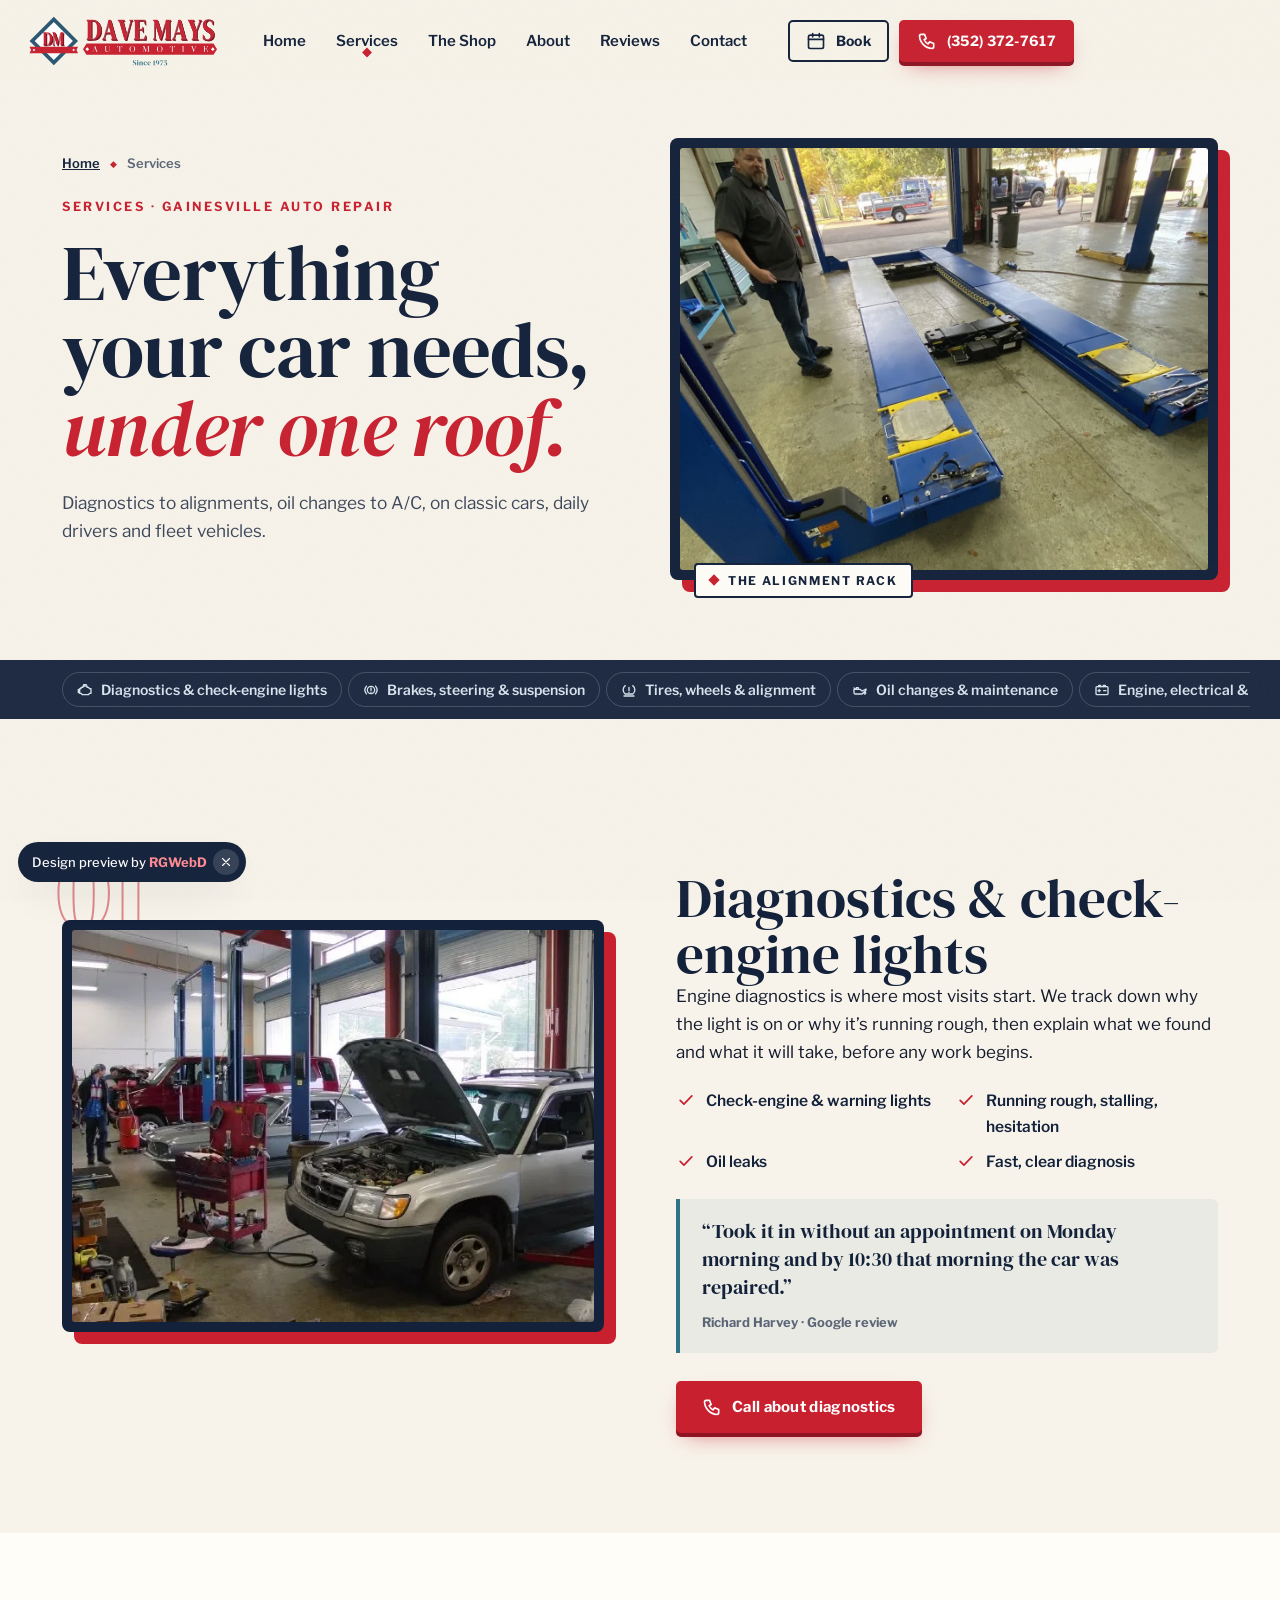
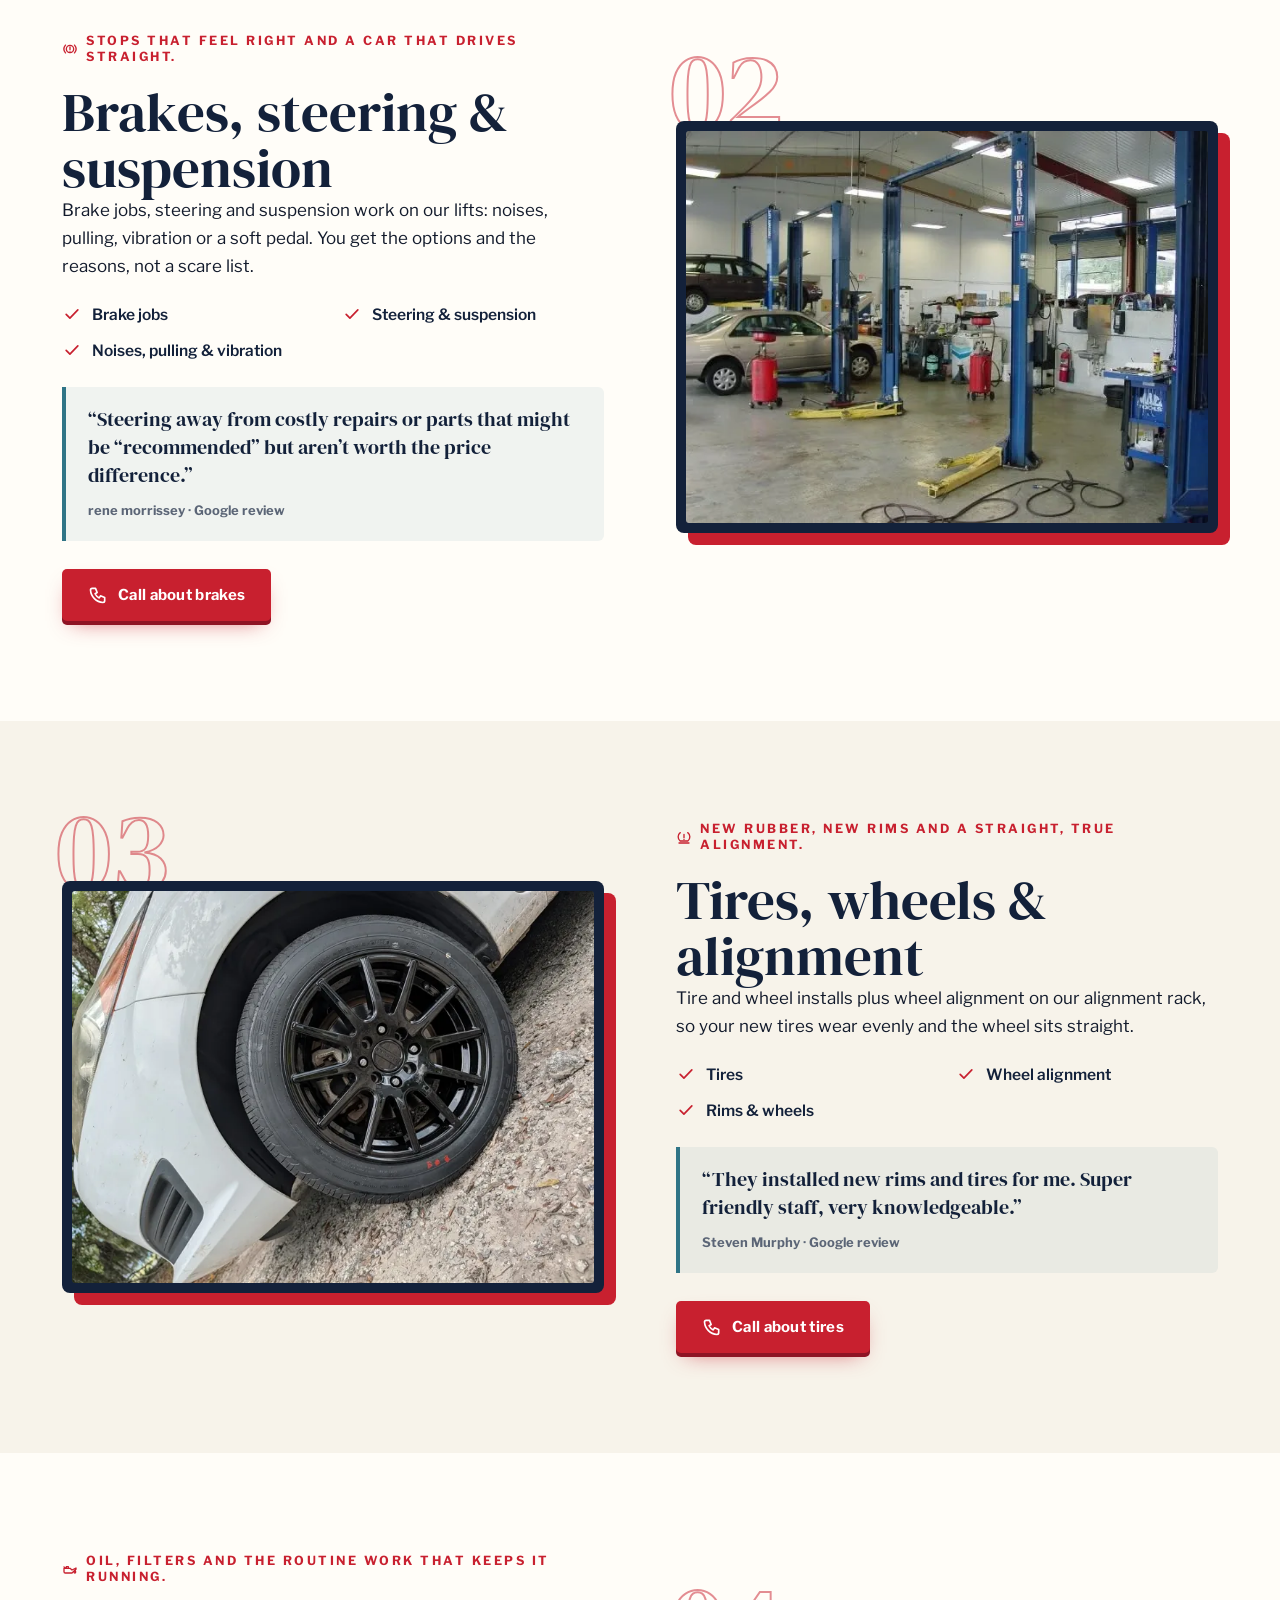
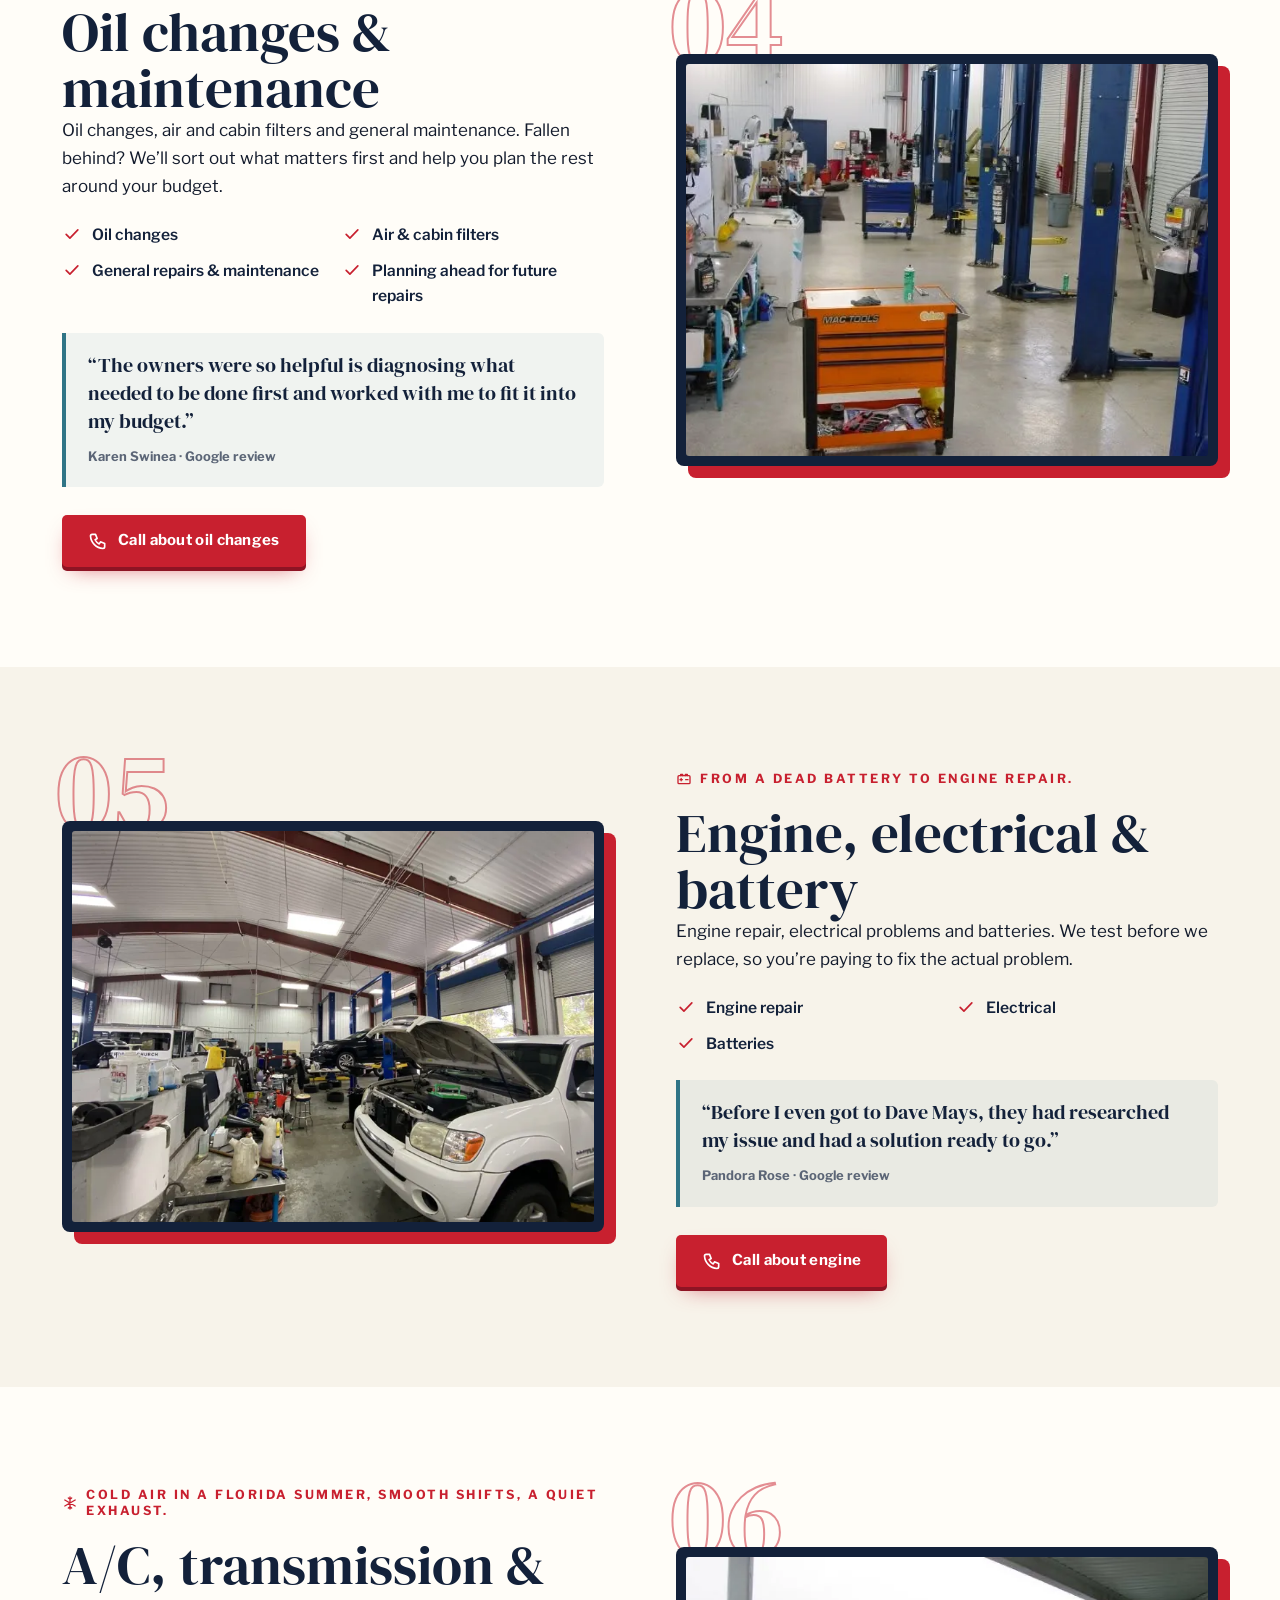
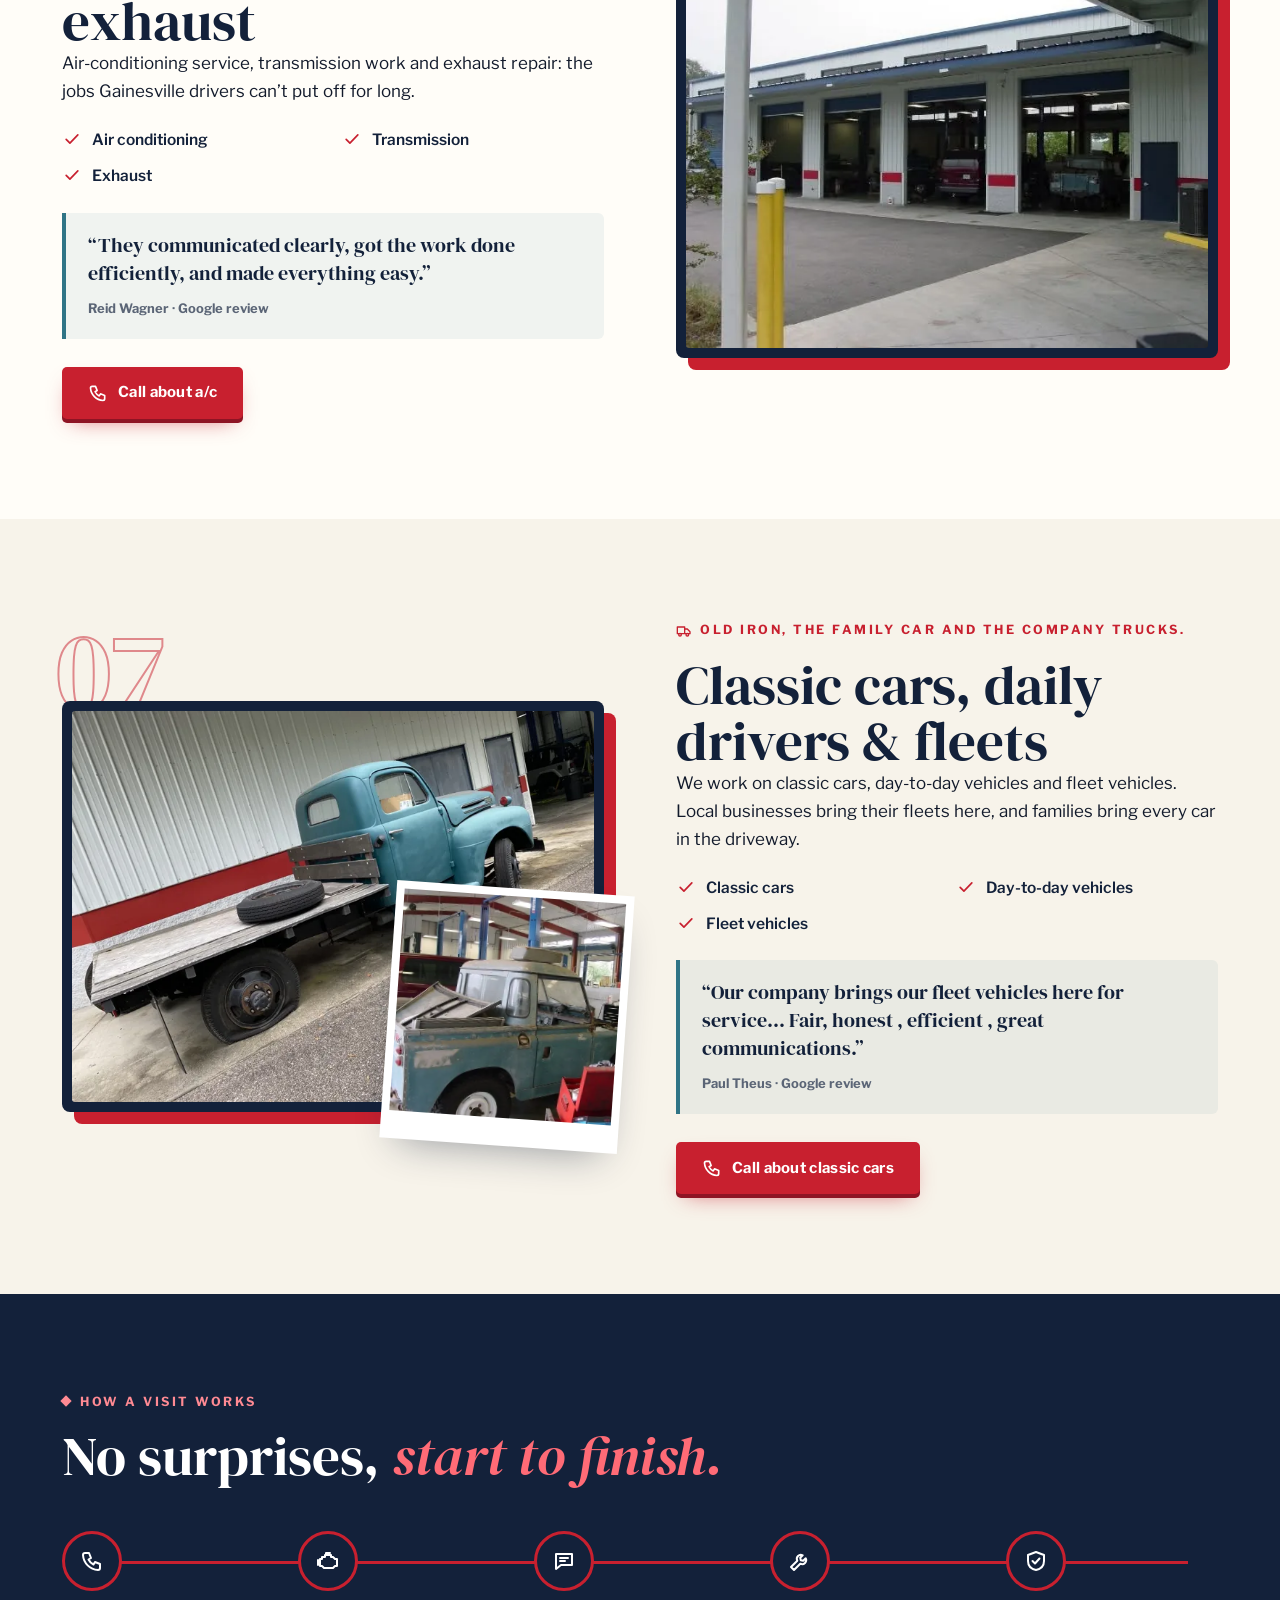
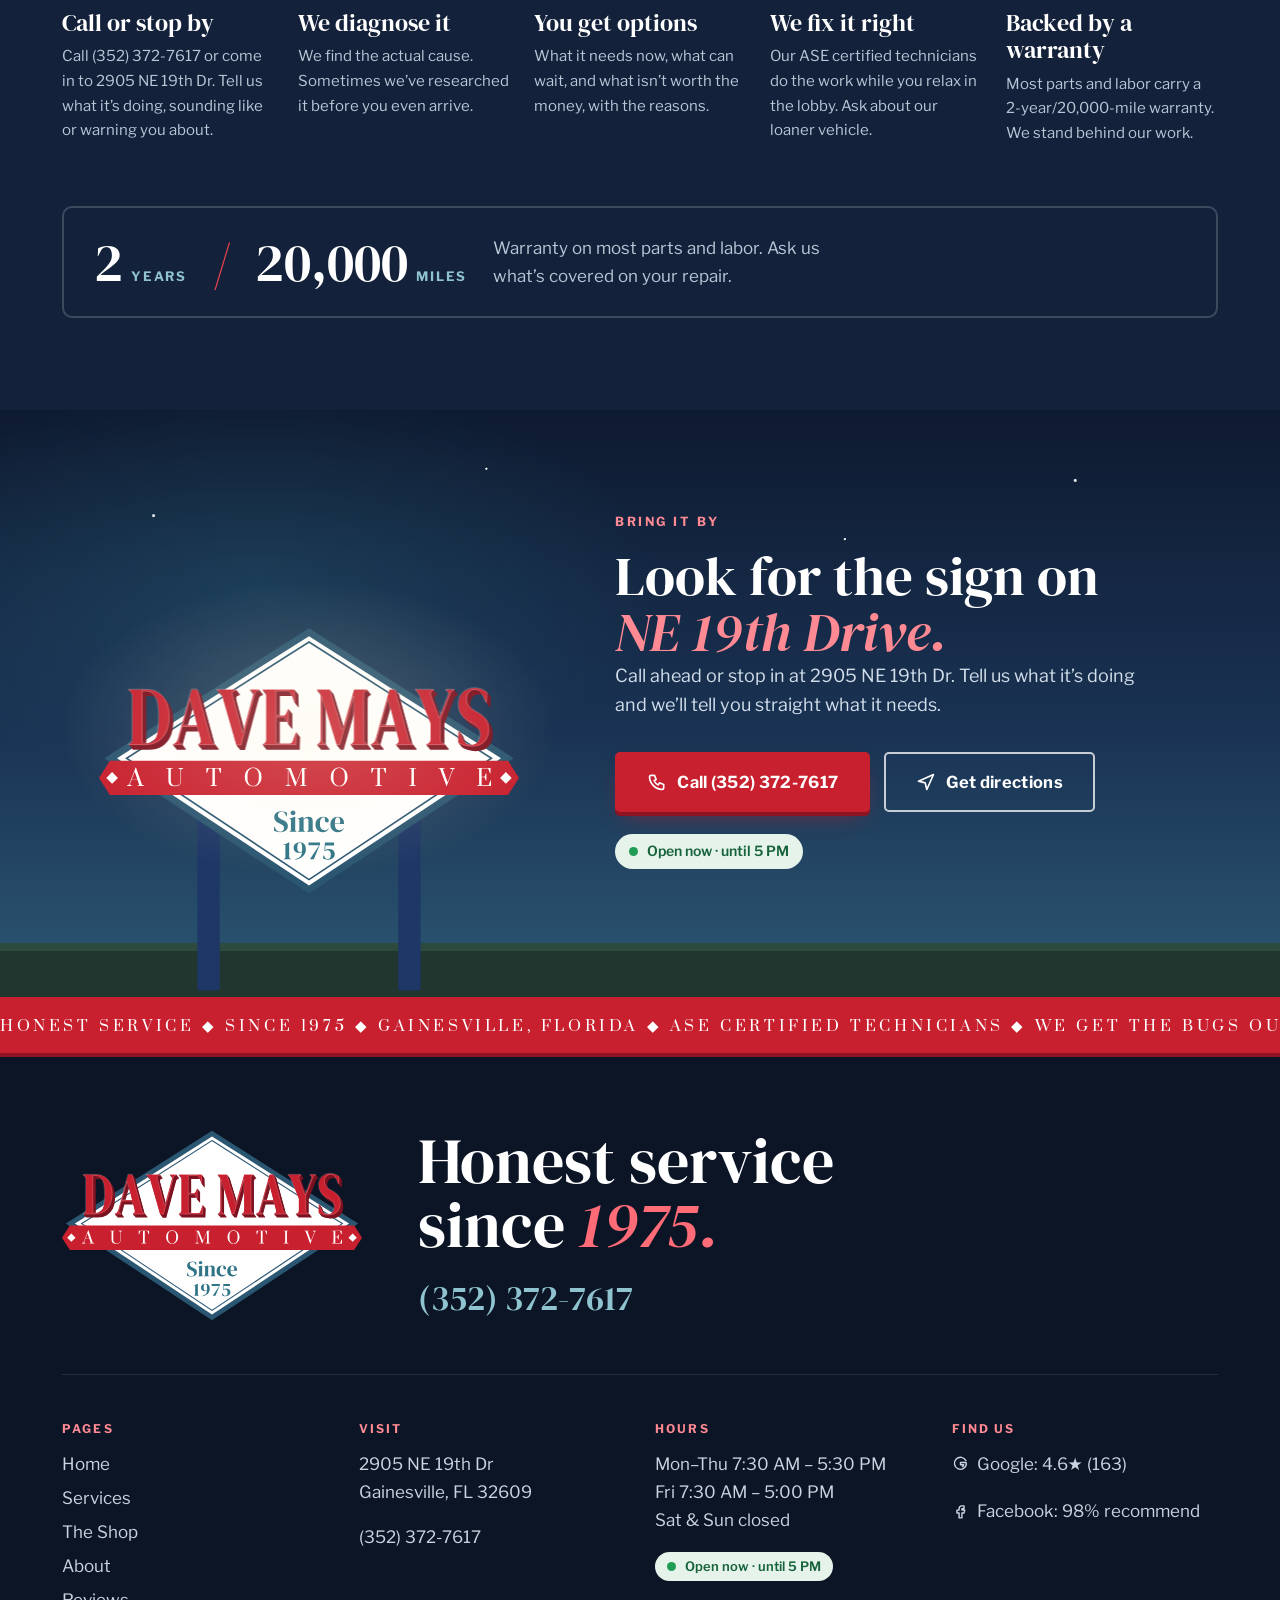
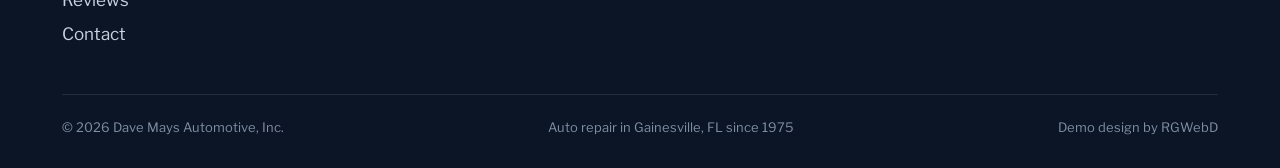
<file: services.html>
<!doctype html><html lang="en"><head><meta charset="utf-8">
<meta name="viewport" content="width=device-width,initial-scale=1,viewport-fit=cover">
<title>Auto Repair Services in Gainesville, FL | Dave Mays Automotive</title><meta name="description" content="Diagnostics, brakes, tires and alignment, steering and suspension, oil changes, engine, electrical, battery, A/C, transmission and exhaust. Classic cars, daily drivers and fleets. Call (352) 372-7617.">
<link rel="canonical" href="https://rgwebd.github.io/davemaysautomotive-demo/services.html"><meta name="theme-color" content="#13213A">
<meta property="og:type" content="website"><meta property="og:site_name" content="Dave Mays Automotive"><meta property="og:title" content="Auto Repair Services in Gainesville, FL | Dave Mays Automotive"><meta property="og:description" content="Diagnostics, brakes, tires and alignment, steering and suspension, oil changes, engine, electrical, battery, A/C, transmission and exhaust. Classic cars, daily drivers and fleets. Call (352) 372-7617."><meta property="og:url" content="https://rgwebd.github.io/davemaysautomotive-demo/services.html"><meta property="og:image" content="https://rgwebd.github.io/davemaysautomotive-demo/img/og.jpg"><meta property="og:image:width" content="1200"><meta property="og:image:height" content="630"><meta property="og:locale" content="en_US">
<meta name="twitter:card" content="summary_large_image"><meta name="twitter:title" content="Auto Repair Services in Gainesville, FL | Dave Mays Automotive"><meta name="twitter:description" content="Diagnostics, brakes, tires and alignment, steering and suspension, oil changes, engine, electrical, battery, A/C, transmission and exhaust. Classic cars, daily drivers and fleets. Call (352) 372-7617."><meta name="twitter:image" content="https://rgwebd.github.io/davemaysautomotive-demo/img/og.jpg">
<link rel="icon" href="favicon.svg" type="image/svg+xml"><link rel="icon" href="favicon.ico" sizes="any"><link rel="apple-touch-icon" href="apple-touch-icon.png">
<link rel="preconnect" href="https://fonts.googleapis.com"><link rel="preconnect" href="https://fonts.gstatic.com" crossorigin>
<link href="https://fonts.googleapis.com/css2?family=DM+Serif+Display:ital@0;1&family=Libre+Franklin:wght@400;500;600;700;800&family=Prata&family=Yellowtail&display=swap" rel="stylesheet">
<link rel="stylesheet" href="styles.css?v=1"><script type="application/ld+json">{"@context": "https://schema.org", "@type": "AutoRepair", "@id": "https://rgwebd.github.io/davemaysautomotive-demo/#business", "name": "Dave Mays Automotive", "legalName": "Dave Mays Automotive, Inc.", "slogan": "Honest service since 1975", "description": "Family-friendly auto repair shop in Gainesville, Florida since 1975 with ASE certified technicians and a comfortable lobby: diagnostics and check-engine lights, brakes, tires and alignment, steering and suspension, oil changes and maintenance, engine, electrical, battery, A/C, transmission and exhaust. Classic cars, daily drivers and fleet vehicles.", "foundingDate": "1975", "url": "https://rgwebd.github.io/davemaysautomotive-demo/", "telephone": "+13523727617", "image": "https://rgwebd.github.io/davemaysautomotive-demo/img/og.jpg", "logo": "https://rgwebd.github.io/davemaysautomotive-demo/brand/logo-sign.svg", "address": {"@type": "PostalAddress", "streetAddress": "2905 NE 19th Dr", "addressLocality": "Gainesville", "addressRegion": "FL", "postalCode": "32609", "addressCountry": "US"}, "geo": {"@type": "GeoCoordinates", "latitude": 29.678969, "longitude": -82.2985268}, "areaServed": {"@type": "City", "name": "Gainesville, FL"}, "openingHoursSpecification": [{"@type": "OpeningHoursSpecification", "dayOfWeek": ["Monday", "Tuesday", "Wednesday", "Thursday"], "opens": "07:30", "closes": "17:30"}, {"@type": "OpeningHoursSpecification", "dayOfWeek": "Friday", "opens": "07:30", "closes": "17:00"}], "specialOpeningHoursSpecification": [{"@type": "OpeningHoursSpecification", "validFrom": "2026-11-26", "validThrough": "2026-11-26", "description": "Thanksgiving: hours might differ"}, {"@type": "OpeningHoursSpecification", "validFrom": "2026-11-27", "validThrough": "2026-11-27", "description": "Black Friday: hours might differ"}], "hasMap": "https://www.google.com/maps/place/Dave+Mays+Automotive/@29.678969,-82.2985268,17z/data=!3m1!4b1!4m6!3m5!1s0x88e8a6a1b044c1bb:0x47dfdd13616fe318", "sameAs": ["https://www.google.com/maps/place/Dave+Mays+Automotive/@29.678969,-82.2985268,17z/data=!3m1!4b1!4m6!3m5!1s0x88e8a6a1b044c1bb:0x47dfdd13616fe318", "https://www.facebook.com/DaveMaysAutomotive/"], "aggregateRating": {"@type": "AggregateRating", "ratingValue": "4.6", "reviewCount": "163", "bestRating": "5"}, "amenityFeature": [{"@type": "LocationFeatureSpecification", "name": "Comfortable customer lobby", "value": true}, {"@type": "LocationFeatureSpecification", "name": "ASE certified technicians", "value": true}, {"@type": "LocationFeatureSpecification", "name": "Loaner vehicle (ask when booking)", "value": true}], "hasOfferCatalog": {"@type": "OfferCatalog", "name": "Auto repair services", "itemListElement": [{"@type": "Offer", "itemOffered": {"@type": "Service", "name": "Diagnostics & check-engine lights", "description": "Warning light on? We find the cause and tell you straight."}}, {"@type": "Offer", "itemOffered": {"@type": "Service", "name": "Brakes, steering & suspension", "description": "Stops that feel right and a car that drives straight."}}, {"@type": "Offer", "itemOffered": {"@type": "Service", "name": "Tires, wheels & alignment", "description": "New rubber, new rims and a straight, true alignment."}}, {"@type": "Offer", "itemOffered": {"@type": "Service", "name": "Oil changes & maintenance", "description": "Oil, filters and the routine work that keeps it running."}}, {"@type": "Offer", "itemOffered": {"@type": "Service", "name": "Engine, electrical & battery", "description": "From a dead battery to engine repair."}}, {"@type": "Offer", "itemOffered": {"@type": "Service", "name": "A/C, transmission & exhaust", "description": "Cold air in a Florida summer, smooth shifts, a quiet exhaust."}}, {"@type": "Offer", "itemOffered": {"@type": "Service", "name": "Classic cars, daily drivers & fleets", "description": "Old iron, the family car and the company trucks."}}]}, "review": [{"@type": "Review", "author": {"@type": "Person", "name": "Tina Perkins"}, "reviewBody": "Amazing place to have your car worked on. I drove up from St Pete to have Dave Mays Auto look at my car. One might ask why come here when you pass many other places along the way and have places near me back where I live. The reason is because Dave Mays Auto is honest. And they treat you like family. Everyone that works there is so polite and really cares. And they make sure you are well taken care of. And they have the cleanest bathrooms. I dislike my dealership where I bought my car and really hate going to them so I bring it to Dave Mays to service and make sure my car is in good working order. This is the best place. You need someone that is honest and will treat you right go see everyone at Dave Mays Auto. They will take good care of you. The owners are great as well as the staff.  Thank you for everything! 5 🌟 service always. Tina -St Petersburg Florida"}, {"@type": "Review", "author": {"@type": "Person", "name": "James Crosby"}, "reviewBody": "By far the best in Gainesville. I’ve been using Dave Mays for years now because they are the only ones you can trust with your vehicle. They shoot it to you straight, the good, bad, or ugly and will help you any way they can. Great Service for a fair price."}, {"@type": "Review", "author": {"@type": "Person", "name": "Richard Harvey"}, "reviewBody": "My granddaughter's car was running rough and had a check engine light on. Took it in to Dave Mays without an appointment on Monday morning and by 10:30 that morning the car was repaired.\nThe charge was extremely reasonable and about 10 % of what the dealer had quoted.\nDave Mays has a great reputation for quality service at a reasonable cost.\nI say that reputation is well deserved!\nThese guys are very honest and will charge a fair price for the high quality  work  they do."}, {"@type": "Review", "author": {"@type": "Person", "name": "Reid Wagner"}, "reviewBody": "Great experience with Dave Mays Automotive in Gainesville. The staff was friendly, professional, and straightforward throughout the whole process. They communicated clearly, got the work done efficiently, and made everything easy. I’d definitely recommend Dave Mays Automotive to anyone in Gainesville looking for reliable and honest service."}, {"@type": "Review", "author": {"@type": "Person", "name": "Karen Swinea"}, "reviewBody": "Great experience with Dave Mays! I've neglected some routine maintenance on my vehicle and needed to get some work done. The owners were so helpful is diagnosing what needed to be done first and worked with me to fit it into my budget. They also have a loaner vehicle so you don't have to miss time off work. Very professional and great customer service. I'll be back!"}, {"@type": "Review", "author": {"@type": "Person", "name": "Pandora Rose"}, "reviewBody": "I had a check engine light come on for the second time. Before I even got to Dave Mays, they had researched my issue and had a solution ready to go. They found a turbocharger problem that was covered by a special extended manufacturer coverage and referred me to the Chevrolet dealership rather than having me pay for the repair myself. Chevrolet replaced the turbocharger at no charge. I really appreciate that Dave Mays took the time to research the issue and look out for me as a customer."}, {"@type": "Review", "author": {"@type": "Person", "name": "Steven Murphy"}, "reviewBody": "I highly recommend Dave Mays.tgey installed new rims and tires for me. Super friendly staff, very knowledgeable, and I don't feel like they're trying to scam me like other mechanics. When they told me what was wrong with my car they offered to sell me what I needed or offered an alternative of getting stuff myself and they would fix it for me. Overall just a very pleasant experience. Will be back here when it's needed."}, {"@type": "Review", "author": {"@type": "Person", "name": "rene morrissey"}, "reviewBody": "Many years of consistently excellent service. Especially notable for giving a range of repair options and timing to accommodate budgets, including steering away from costly repairs or parts that might be “recommended” but aren’t worth the price difference. Also notable for anticipating future repairs that allows for budgeting."}, {"@type": "Review", "author": {"@type": "Person", "name": "Jay Kalinowski"}, "reviewBody": "Brian, Janeina & Alex and the rest of the crew provide the best service, honest, dependable. Take all my cars there now."}, {"@type": "Review", "author": {"@type": "Person", "name": "David Harrison"}, "reviewBody": "Great place for honest repairs.  Enjoyed 25 years of knowing Brian.   Keep up the great work!!"}]}</script><script type="application/ld+json">{"@context": "https://schema.org", "@type": "BreadcrumbList", "itemListElement": [{"@type": "ListItem", "position": 1, "name": "Home", "item": "https://rgwebd.github.io/davemaysautomotive-demo/"}, {"@type": "ListItem", "position": 2, "name": "Services", "item": "https://rgwebd.github.io/davemaysautomotive-demo/services.html"}]}</script><script src="https://cosmiccallers.lovable.app/demo-track.js" data-demo="davemaysautomotive-demo" defer></script></head><body><a class="skip" href="#main">Skip to content</a><div class="pbar" aria-hidden="true"><i></i></div>
<header class="nav"><div class="nav-in"><a class="brand" href="index.html" aria-label="Dave Mays Automotive home"><img class="b-l" src="brand/logo-horizontal-light.svg" alt="Dave Mays Automotive, since 1975" width="628" height="175"><img class="b-d" src="brand/logo-horizontal-dark.svg" alt="" width="628" height="175" aria-hidden="true"></a>
<nav aria-label="Main"><ul><li><a href="index.html">Home</a></li><li><a href="services.html" aria-current=page>Services</a></li><li><a href="shop.html">The Shop</a></li><li><a href="about.html">About</a></li><li><a href="reviews.html">Reviews</a></li><li><a href="contact.html">Contact</a></li></ul></nav>
<div class="acts"><a class="btn line sm" href="contact.html#book"><svg class="ic " viewBox="0 0 24 24" fill="none" stroke="currentColor" stroke-width="2" stroke-linecap="round" stroke-linejoin="round" aria-hidden="true"><rect x="3" y="5" width="18" height="16" rx="2"/><path d="M3 10h18M8 3v4M16 3v4"/></svg><span>Book</span></a><a class="btn red sm mag" href="tel:+13523727617"><svg class="ic " viewBox="0 0 24 24" fill="none" stroke="currentColor" stroke-width="2" stroke-linecap="round" stroke-linejoin="round" aria-hidden="true"><path d="M5 4h4l2 5-2.5 1.5a11 11 0 0 0 5 5L15 13l5 2v4a2 2 0 0 1-2 2A16 16 0 0 1 3 6a2 2 0 0 1 2-2"/></svg><span>(352) 372-7617</span></a></div>
<button class="menu-btn" aria-expanded="false" aria-controls="mmenu" aria-label="Open menu"><i></i><i></i></button></div></header>
<div class="mmenu" id="mmenu" aria-hidden="true"><nav aria-label="Mobile"><a class="mm-l" href="index.html" style="--d:0"><span>01</span>Home</a><a class="mm-l" href="services.html" aria-current=page style="--d:1"><span>02</span>Services</a><a class="mm-l" href="shop.html" style="--d:2"><span>03</span>The Shop</a><a class="mm-l" href="about.html" style="--d:3"><span>04</span>About</a><a class="mm-l" href="reviews.html" style="--d:4"><span>05</span>Reviews</a><a class="mm-l" href="contact.html" style="--d:5"><span>06</span>Contact</a></nav>
<div class="mm-foot"><a class="btn red" href="tel:+13523727617"><svg class="ic " viewBox="0 0 24 24" fill="none" stroke="currentColor" stroke-width="2" stroke-linecap="round" stroke-linejoin="round" aria-hidden="true"><path d="M5 4h4l2 5-2.5 1.5a11 11 0 0 0 5 5L15 13l5 2v4a2 2 0 0 1-2 2A16 16 0 0 1 3 6a2 2 0 0 1 2-2"/></svg>Call (352) 372-7617</a><a class="btn line-l" href="contact.html#book"><svg class="ic " viewBox="0 0 24 24" fill="none" stroke="currentColor" stroke-width="2" stroke-linecap="round" stroke-linejoin="round" aria-hidden="true"><rect x="3" y="5" width="18" height="16" rx="2"/><path d="M3 10h18M8 3v4M16 3v4"/></svg>Request an appointment</a><p>2905 NE 19th Dr, Gainesville</p></div></div><main id="main">
<section class="phero"><div class="wrap phero-in"><div class="ph-copy"><nav class="crumbs" aria-label="Breadcrumb"><a href="index.html">Home</a><span aria-hidden="true">◆</span><span aria-current="page">Services</span></nav>
<span class="eyebrow">Services · Gainesville auto repair</span><h1 class="h1 split"><span class="ln"><span>Everything your car needs, <em>under one roof.</em></span></span></h1><p class="lede rv">Diagnostics to alignments, oil changes to A/C, on classic cars, daily drivers and fleet vehicles.</p></div>
<figure class="ph-art rv"><div class="frame"><img src="img/g15.webp" srcset="img/g15-s.webp 540w, img/g15.webp 1200w" sizes="(max-width:860px) 92vw, 46vw" width="1200" height="1600" alt="A technician beside the blue alignment rack inside the shop" fetchpriority="high"></div><span class="frame-tag"><i class="dia" aria-hidden="true"></i>The alignment rack</span></figure></div></section>
<nav class="jump" aria-label="Jump to a service"><div class="wrap jump-in"><a href="#diag"><svg class="ic " viewBox="0 0 24 24" fill="none" stroke="currentColor" stroke-width="2" stroke-linecap="round" stroke-linejoin="round" aria-hidden="true"><path d="M4 10h2V8h3V6h6v2h2l2 2h2v7h-2l-2 2H8l-2-2H4z"/><path d="M2 11v5M10 6V4h4"/></svg>Diagnostics &amp; check-engine lights</a><a href="#brakes"><svg class="ic " viewBox="0 0 24 24" fill="none" stroke="currentColor" stroke-width="2" stroke-linecap="round" stroke-linejoin="round" aria-hidden="true"><circle cx="12" cy="12" r="5.5"/><path d="M5.2 6.2a9 9 0 0 0 0 11.6M18.8 6.2a9 9 0 0 1 0 11.6M12 9v3.6M12 15.2v.1"/></svg>Brakes, steering &amp; suspension</a><a href="#tires"><svg class="ic " viewBox="0 0 24 24" fill="none" stroke="currentColor" stroke-width="2" stroke-linecap="round" stroke-linejoin="round" aria-hidden="true"><path d="M6.4 5.4a8 8 0 0 0-.2 12.6h11.6a8 8 0 0 0-.2-12.6"/><path d="M4.5 21h15M12 8v5M12 15.6v.1"/></svg>Tires, wheels &amp; alignment</a><a href="#maint"><svg class="ic " viewBox="0 0 24 24" fill="none" stroke="currentColor" stroke-width="2" stroke-linecap="round" stroke-linejoin="round" aria-hidden="true"><path d="M3 11h9l3 2.5 6-3v1.8l-6 5.7H5a2 2 0 0 1-2-2z"/><path d="M6.5 11V8.5h3V11M3 9l2 1.5M20.5 16.5c0 1-.6 1.6-1.2 1.6s-1.2-.6-1.2-1.6.6-1.6 1.2-2.6c.6 1 1.2 1.6 1.2 2.6z"/></svg>Oil changes &amp; maintenance</a><a href="#engine"><svg class="ic " viewBox="0 0 24 24" fill="none" stroke="currentColor" stroke-width="2" stroke-linecap="round" stroke-linejoin="round" aria-hidden="true"><rect x="3" y="7" width="18" height="12" rx="1.5"/><path d="M7 7V5h3v2M14 7V5h3v2M6 13h3.5M7.75 11.25v3.5M14.5 13H18"/></svg>Engine, electrical &amp; battery</a><a href="#ac"><svg class="ic " viewBox="0 0 24 24" fill="none" stroke="currentColor" stroke-width="2" stroke-linecap="round" stroke-linejoin="round" aria-hidden="true"><path d="M12 3v18M4.2 7.5l15.6 9M4.2 16.5l15.6-9M9.5 4.5L12 6.5l2.5-2M9.5 19.5l2.5-2 2.5 2"/></svg>A/C, transmission &amp; exhaust</a><a href="#fleet"><svg class="ic " viewBox="0 0 24 24" fill="none" stroke="currentColor" stroke-width="2" stroke-linecap="round" stroke-linejoin="round" aria-hidden="true"><path d="M2 6h11v10H2zM13 9h4l4 4v3h-8z"/><circle cx="6" cy="17.5" r="2"/><circle cx="17" cy="17.5" r="2"/></svg>Classic cars, daily drivers &amp; fleets</a></div></nav>
<section class="sv" id="diag" aria-labelledby="sv-diag"><div class="wrap sv-in">
<figure class="sv-art rv"><div class="frame"><img src="img/f08.webp" width="604" height="453" alt="Hood up, diagnosis under way" loading="lazy" decoding="async"></div><span class="sv-num">01</span></figure>
<div class="sv-copy"><span class="eyebrow rv"><svg class="ic " viewBox="0 0 24 24" fill="none" stroke="currentColor" stroke-width="2" stroke-linecap="round" stroke-linejoin="round" aria-hidden="true"><path d="M4 10h2V8h3V6h6v2h2l2 2h2v7h-2l-2 2H8l-2-2H4z"/><path d="M2 11v5M10 6V4h4"/></svg>Warning light on? We find the cause and tell you straight.</span><h2 class="h2 split" id="sv-diag"><span class="ln"><span>Diagnostics &amp; check-engine lights</span></span></h2><p class="rv">Engine diagnostics is where most visits start. We track down why the light is on or why it’s running rough, then explain what we found and what it will take, before any work begins.</p>
<ul class="ticks rv"><li><svg class="ic " viewBox="0 0 24 24" fill="none" stroke="currentColor" stroke-width="2" stroke-linecap="round" stroke-linejoin="round" aria-hidden="true"><path d="M5 12.5l4.5 4.5L19 7"/></svg>Check-engine &amp; warning lights</li><li><svg class="ic " viewBox="0 0 24 24" fill="none" stroke="currentColor" stroke-width="2" stroke-linecap="round" stroke-linejoin="round" aria-hidden="true"><path d="M5 12.5l4.5 4.5L19 7"/></svg>Running rough, stalling, hesitation</li><li><svg class="ic " viewBox="0 0 24 24" fill="none" stroke="currentColor" stroke-width="2" stroke-linecap="round" stroke-linejoin="round" aria-hidden="true"><path d="M5 12.5l4.5 4.5L19 7"/></svg>Oil leaks</li><li><svg class="ic " viewBox="0 0 24 24" fill="none" stroke="currentColor" stroke-width="2" stroke-linecap="round" stroke-linejoin="round" aria-hidden="true"><path d="M5 12.5l4.5 4.5L19 7"/></svg>Fast, clear diagnosis</li></ul>
<blockquote class="sv-q rv"><p>“Took it in without an appointment on Monday morning and by 10:30 that morning the car was repaired.”</p><cite>Richard Harvey · Google review</cite></blockquote>
<a class="btn red rv" href="tel:+13523727617"><svg class="ic " viewBox="0 0 24 24" fill="none" stroke="currentColor" stroke-width="2" stroke-linecap="round" stroke-linejoin="round" aria-hidden="true"><path d="M5 4h4l2 5-2.5 1.5a11 11 0 0 0 5 5L15 13l5 2v4a2 2 0 0 1-2 2A16 16 0 0 1 3 6a2 2 0 0 1 2-2"/></svg>Call about diagnostics</a></div></div></section><section class="sv alt" id="brakes" aria-labelledby="sv-brakes"><div class="wrap sv-in">
<figure class="sv-art rv"><div class="frame"><img src="img/f07.webp" width="604" height="453" alt="Lifts and the shop floor" loading="lazy" decoding="async"></div><span class="sv-num">02</span></figure>
<div class="sv-copy"><span class="eyebrow rv"><svg class="ic " viewBox="0 0 24 24" fill="none" stroke="currentColor" stroke-width="2" stroke-linecap="round" stroke-linejoin="round" aria-hidden="true"><circle cx="12" cy="12" r="5.5"/><path d="M5.2 6.2a9 9 0 0 0 0 11.6M18.8 6.2a9 9 0 0 1 0 11.6M12 9v3.6M12 15.2v.1"/></svg>Stops that feel right and a car that drives straight.</span><h2 class="h2 split" id="sv-brakes"><span class="ln"><span>Brakes, steering &amp; suspension</span></span></h2><p class="rv">Brake jobs, steering and suspension work on our lifts: noises, pulling, vibration or a soft pedal. You get the options and the reasons, not a scare list.</p>
<ul class="ticks rv"><li><svg class="ic " viewBox="0 0 24 24" fill="none" stroke="currentColor" stroke-width="2" stroke-linecap="round" stroke-linejoin="round" aria-hidden="true"><path d="M5 12.5l4.5 4.5L19 7"/></svg>Brake jobs</li><li><svg class="ic " viewBox="0 0 24 24" fill="none" stroke="currentColor" stroke-width="2" stroke-linecap="round" stroke-linejoin="round" aria-hidden="true"><path d="M5 12.5l4.5 4.5L19 7"/></svg>Steering &amp; suspension</li><li><svg class="ic " viewBox="0 0 24 24" fill="none" stroke="currentColor" stroke-width="2" stroke-linecap="round" stroke-linejoin="round" aria-hidden="true"><path d="M5 12.5l4.5 4.5L19 7"/></svg>Noises, pulling &amp; vibration</li></ul>
<blockquote class="sv-q rv"><p>“Steering away from costly repairs or parts that might be “recommended” but aren’t worth the price difference.”</p><cite>rene morrissey · Google review</cite></blockquote>
<a class="btn red rv" href="tel:+13523727617"><svg class="ic " viewBox="0 0 24 24" fill="none" stroke="currentColor" stroke-width="2" stroke-linecap="round" stroke-linejoin="round" aria-hidden="true"><path d="M5 4h4l2 5-2.5 1.5a11 11 0 0 0 5 5L15 13l5 2v4a2 2 0 0 1-2 2A16 16 0 0 1 3 6a2 2 0 0 1 2-2"/></svg>Call about brakes</a></div></div></section><section class="sv" id="tires" aria-labelledby="sv-tires"><div class="wrap sv-in">
<figure class="sv-art rv"><div class="frame"><img src="img/g09.webp" srcset="img/g09-s.webp 720w, img/g09.webp 1600w" sizes="(max-width:860px) 92vw, 46vw" width="1600" height="1205" alt="A fresh set of wheels and tires" loading="lazy" decoding="async"></div><span class="sv-num">03</span></figure>
<div class="sv-copy"><span class="eyebrow rv"><svg class="ic " viewBox="0 0 24 24" fill="none" stroke="currentColor" stroke-width="2" stroke-linecap="round" stroke-linejoin="round" aria-hidden="true"><path d="M6.4 5.4a8 8 0 0 0-.2 12.6h11.6a8 8 0 0 0-.2-12.6"/><path d="M4.5 21h15M12 8v5M12 15.6v.1"/></svg>New rubber, new rims and a straight, true alignment.</span><h2 class="h2 split" id="sv-tires"><span class="ln"><span>Tires, wheels &amp; alignment</span></span></h2><p class="rv">Tire and wheel installs plus wheel alignment on our alignment rack, so your new tires wear evenly and the wheel sits straight.</p>
<ul class="ticks rv"><li><svg class="ic " viewBox="0 0 24 24" fill="none" stroke="currentColor" stroke-width="2" stroke-linecap="round" stroke-linejoin="round" aria-hidden="true"><path d="M5 12.5l4.5 4.5L19 7"/></svg>Tires</li><li><svg class="ic " viewBox="0 0 24 24" fill="none" stroke="currentColor" stroke-width="2" stroke-linecap="round" stroke-linejoin="round" aria-hidden="true"><path d="M5 12.5l4.5 4.5L19 7"/></svg>Wheel alignment</li><li><svg class="ic " viewBox="0 0 24 24" fill="none" stroke="currentColor" stroke-width="2" stroke-linecap="round" stroke-linejoin="round" aria-hidden="true"><path d="M5 12.5l4.5 4.5L19 7"/></svg>Rims &amp; wheels</li></ul>
<blockquote class="sv-q rv"><p>“They installed new rims and tires for me. Super friendly staff, very knowledgeable.”</p><cite>Steven Murphy · Google review</cite></blockquote>
<a class="btn red rv" href="tel:+13523727617"><svg class="ic " viewBox="0 0 24 24" fill="none" stroke="currentColor" stroke-width="2" stroke-linecap="round" stroke-linejoin="round" aria-hidden="true"><path d="M5 4h4l2 5-2.5 1.5a11 11 0 0 0 5 5L15 13l5 2v4a2 2 0 0 1-2 2A16 16 0 0 1 3 6a2 2 0 0 1 2-2"/></svg>Call about tires</a></div></div></section><section class="sv alt" id="maint" aria-labelledby="sv-maint"><div class="wrap sv-in">
<figure class="sv-art rv"><div class="frame"><img src="img/f01.webp" width="604" height="453" alt="Tool carts and lifts" loading="lazy" decoding="async"></div><span class="sv-num">04</span></figure>
<div class="sv-copy"><span class="eyebrow rv"><svg class="ic " viewBox="0 0 24 24" fill="none" stroke="currentColor" stroke-width="2" stroke-linecap="round" stroke-linejoin="round" aria-hidden="true"><path d="M3 11h9l3 2.5 6-3v1.8l-6 5.7H5a2 2 0 0 1-2-2z"/><path d="M6.5 11V8.5h3V11M3 9l2 1.5M20.5 16.5c0 1-.6 1.6-1.2 1.6s-1.2-.6-1.2-1.6.6-1.6 1.2-2.6c.6 1 1.2 1.6 1.2 2.6z"/></svg>Oil, filters and the routine work that keeps it running.</span><h2 class="h2 split" id="sv-maint"><span class="ln"><span>Oil changes &amp; maintenance</span></span></h2><p class="rv">Oil changes, air and cabin filters and general maintenance. Fallen behind? We’ll sort out what matters first and help you plan the rest around your budget.</p>
<ul class="ticks rv"><li><svg class="ic " viewBox="0 0 24 24" fill="none" stroke="currentColor" stroke-width="2" stroke-linecap="round" stroke-linejoin="round" aria-hidden="true"><path d="M5 12.5l4.5 4.5L19 7"/></svg>Oil changes</li><li><svg class="ic " viewBox="0 0 24 24" fill="none" stroke="currentColor" stroke-width="2" stroke-linecap="round" stroke-linejoin="round" aria-hidden="true"><path d="M5 12.5l4.5 4.5L19 7"/></svg>Air &amp; cabin filters</li><li><svg class="ic " viewBox="0 0 24 24" fill="none" stroke="currentColor" stroke-width="2" stroke-linecap="round" stroke-linejoin="round" aria-hidden="true"><path d="M5 12.5l4.5 4.5L19 7"/></svg>General repairs &amp; maintenance</li><li><svg class="ic " viewBox="0 0 24 24" fill="none" stroke="currentColor" stroke-width="2" stroke-linecap="round" stroke-linejoin="round" aria-hidden="true"><path d="M5 12.5l4.5 4.5L19 7"/></svg>Planning ahead for future repairs</li></ul>
<blockquote class="sv-q rv"><p>“The owners were so helpful is diagnosing what needed to be done first and worked with me to fit it into my budget.”</p><cite>Karen Swinea · Google review</cite></blockquote>
<a class="btn red rv" href="tel:+13523727617"><svg class="ic " viewBox="0 0 24 24" fill="none" stroke="currentColor" stroke-width="2" stroke-linecap="round" stroke-linejoin="round" aria-hidden="true"><path d="M5 4h4l2 5-2.5 1.5a11 11 0 0 0 5 5L15 13l5 2v4a2 2 0 0 1-2 2A16 16 0 0 1 3 6a2 2 0 0 1 2-2"/></svg>Call about oil changes</a></div></div></section><section class="sv" id="engine" aria-labelledby="sv-engine"><div class="wrap sv-in">
<figure class="sv-art rv"><div class="frame"><img src="img/g03.webp" srcset="img/g03-s.webp 720w, img/g03.webp 1600w" sizes="(max-width:860px) 92vw, 46vw" width="1600" height="1200" alt="Engine bay open, new battery going in" loading="lazy" decoding="async"></div><span class="sv-num">05</span></figure>
<div class="sv-copy"><span class="eyebrow rv"><svg class="ic " viewBox="0 0 24 24" fill="none" stroke="currentColor" stroke-width="2" stroke-linecap="round" stroke-linejoin="round" aria-hidden="true"><rect x="3" y="7" width="18" height="12" rx="1.5"/><path d="M7 7V5h3v2M14 7V5h3v2M6 13h3.5M7.75 11.25v3.5M14.5 13H18"/></svg>From a dead battery to engine repair.</span><h2 class="h2 split" id="sv-engine"><span class="ln"><span>Engine, electrical &amp; battery</span></span></h2><p class="rv">Engine repair, electrical problems and batteries. We test before we replace, so you’re paying to fix the actual problem.</p>
<ul class="ticks rv"><li><svg class="ic " viewBox="0 0 24 24" fill="none" stroke="currentColor" stroke-width="2" stroke-linecap="round" stroke-linejoin="round" aria-hidden="true"><path d="M5 12.5l4.5 4.5L19 7"/></svg>Engine repair</li><li><svg class="ic " viewBox="0 0 24 24" fill="none" stroke="currentColor" stroke-width="2" stroke-linecap="round" stroke-linejoin="round" aria-hidden="true"><path d="M5 12.5l4.5 4.5L19 7"/></svg>Electrical</li><li><svg class="ic " viewBox="0 0 24 24" fill="none" stroke="currentColor" stroke-width="2" stroke-linecap="round" stroke-linejoin="round" aria-hidden="true"><path d="M5 12.5l4.5 4.5L19 7"/></svg>Batteries</li></ul>
<blockquote class="sv-q rv"><p>“Before I even got to Dave Mays, they had researched my issue and had a solution ready to go.”</p><cite>Pandora Rose · Google review</cite></blockquote>
<a class="btn red rv" href="tel:+13523727617"><svg class="ic " viewBox="0 0 24 24" fill="none" stroke="currentColor" stroke-width="2" stroke-linecap="round" stroke-linejoin="round" aria-hidden="true"><path d="M5 4h4l2 5-2.5 1.5a11 11 0 0 0 5 5L15 13l5 2v4a2 2 0 0 1-2 2A16 16 0 0 1 3 6a2 2 0 0 1 2-2"/></svg>Call about engine</a></div></div></section><section class="sv alt" id="ac" aria-labelledby="sv-ac"><div class="wrap sv-in">
<figure class="sv-art rv"><div class="frame"><img src="img/f11.webp" width="604" height="453" alt="Our service bays" loading="lazy" decoding="async"></div><span class="sv-num">06</span></figure>
<div class="sv-copy"><span class="eyebrow rv"><svg class="ic " viewBox="0 0 24 24" fill="none" stroke="currentColor" stroke-width="2" stroke-linecap="round" stroke-linejoin="round" aria-hidden="true"><path d="M12 3v18M4.2 7.5l15.6 9M4.2 16.5l15.6-9M9.5 4.5L12 6.5l2.5-2M9.5 19.5l2.5-2 2.5 2"/></svg>Cold air in a Florida summer, smooth shifts, a quiet exhaust.</span><h2 class="h2 split" id="sv-ac"><span class="ln"><span>A/C, transmission &amp; exhaust</span></span></h2><p class="rv">Air-conditioning service, transmission work and exhaust repair: the jobs Gainesville drivers can’t put off for long.</p>
<ul class="ticks rv"><li><svg class="ic " viewBox="0 0 24 24" fill="none" stroke="currentColor" stroke-width="2" stroke-linecap="round" stroke-linejoin="round" aria-hidden="true"><path d="M5 12.5l4.5 4.5L19 7"/></svg>Air conditioning</li><li><svg class="ic " viewBox="0 0 24 24" fill="none" stroke="currentColor" stroke-width="2" stroke-linecap="round" stroke-linejoin="round" aria-hidden="true"><path d="M5 12.5l4.5 4.5L19 7"/></svg>Transmission</li><li><svg class="ic " viewBox="0 0 24 24" fill="none" stroke="currentColor" stroke-width="2" stroke-linecap="round" stroke-linejoin="round" aria-hidden="true"><path d="M5 12.5l4.5 4.5L19 7"/></svg>Exhaust</li></ul>
<blockquote class="sv-q rv"><p>“They communicated clearly, got the work done efficiently, and made everything easy.”</p><cite>Reid Wagner · Google review</cite></blockquote>
<a class="btn red rv" href="tel:+13523727617"><svg class="ic " viewBox="0 0 24 24" fill="none" stroke="currentColor" stroke-width="2" stroke-linecap="round" stroke-linejoin="round" aria-hidden="true"><path d="M5 4h4l2 5-2.5 1.5a11 11 0 0 0 5 5L15 13l5 2v4a2 2 0 0 1-2 2A16 16 0 0 1 3 6a2 2 0 0 1 2-2"/></svg>Call about a/c</a></div></div></section><section class="sv" id="fleet" aria-labelledby="sv-fleet"><div class="wrap sv-in">
<figure class="sv-art rv"><div class="frame"><img src="img/g08.webp" srcset="img/g08-s.webp 720w, img/g08.webp 1600w" sizes="(max-width:860px) 92vw, 46vw" width="1600" height="1200" alt="A classic flatbed pickup at the shop" loading="lazy" decoding="async"></div><span class="sv-inset"><img src="img/f10-s.webp" width="604" height="453" alt="A classic 4x4 in for work" loading="lazy" decoding="async"></span><span class="sv-num">07</span></figure>
<div class="sv-copy"><span class="eyebrow rv"><svg class="ic " viewBox="0 0 24 24" fill="none" stroke="currentColor" stroke-width="2" stroke-linecap="round" stroke-linejoin="round" aria-hidden="true"><path d="M2 6h11v10H2zM13 9h4l4 4v3h-8z"/><circle cx="6" cy="17.5" r="2"/><circle cx="17" cy="17.5" r="2"/></svg>Old iron, the family car and the company trucks.</span><h2 class="h2 split" id="sv-fleet"><span class="ln"><span>Classic cars, daily drivers &amp; fleets</span></span></h2><p class="rv">We work on classic cars, day-to-day vehicles and fleet vehicles. Local businesses bring their fleets here, and families bring every car in the driveway.</p>
<ul class="ticks rv"><li><svg class="ic " viewBox="0 0 24 24" fill="none" stroke="currentColor" stroke-width="2" stroke-linecap="round" stroke-linejoin="round" aria-hidden="true"><path d="M5 12.5l4.5 4.5L19 7"/></svg>Classic cars</li><li><svg class="ic " viewBox="0 0 24 24" fill="none" stroke="currentColor" stroke-width="2" stroke-linecap="round" stroke-linejoin="round" aria-hidden="true"><path d="M5 12.5l4.5 4.5L19 7"/></svg>Day-to-day vehicles</li><li><svg class="ic " viewBox="0 0 24 24" fill="none" stroke="currentColor" stroke-width="2" stroke-linecap="round" stroke-linejoin="round" aria-hidden="true"><path d="M5 12.5l4.5 4.5L19 7"/></svg>Fleet vehicles</li></ul>
<blockquote class="sv-q rv"><p>“Our company brings our fleet vehicles here for service… Fair, honest , efficient , great communications.”</p><cite>Paul Theus · Google review</cite></blockquote>
<a class="btn red rv" href="tel:+13523727617"><svg class="ic " viewBox="0 0 24 24" fill="none" stroke="currentColor" stroke-width="2" stroke-linecap="round" stroke-linejoin="round" aria-hidden="true"><path d="M5 4h4l2 5-2.5 1.5a11 11 0 0 0 5 5L15 13l5 2v4a2 2 0 0 1-2 2A16 16 0 0 1 3 6a2 2 0 0 1 2-2"/></svg>Call about classic cars</a></div></div></section>
<section class="how sec" aria-labelledby="how-h"><div class="wrap"><div class="sec-head"><span class="eyebrow light rv"><i class="dia" aria-hidden="true"></i>How a visit works</span><h2 class="h2 split" id="how-h"><span class="ln"><span>No surprises, <em>start to finish.</em></span></span></h2></div>
<ol class="steps"><li class="stp rv" style="--d:0"><span class="stp-n"><svg class="ic " viewBox="0 0 24 24" fill="none" stroke="currentColor" stroke-width="2" stroke-linecap="round" stroke-linejoin="round" aria-hidden="true"><path d="M5 4h4l2 5-2.5 1.5a11 11 0 0 0 5 5L15 13l5 2v4a2 2 0 0 1-2 2A16 16 0 0 1 3 6a2 2 0 0 1 2-2"/></svg></span><b>Call or stop by</b><p>Call (352) 372-7617 or come in to 2905 NE 19th Dr. Tell us what it’s doing, sounding like or warning you about.</p></li><li class="stp rv" style="--d:1"><span class="stp-n"><svg class="ic " viewBox="0 0 24 24" fill="none" stroke="currentColor" stroke-width="2" stroke-linecap="round" stroke-linejoin="round" aria-hidden="true"><path d="M4 10h2V8h3V6h6v2h2l2 2h2v7h-2l-2 2H8l-2-2H4z"/><path d="M2 11v5M10 6V4h4"/></svg></span><b>We diagnose it</b><p>We find the actual cause. Sometimes we’ve researched it before you even arrive.</p></li><li class="stp rv" style="--d:2"><span class="stp-n"><svg class="ic " viewBox="0 0 24 24" fill="none" stroke="currentColor" stroke-width="2" stroke-linecap="round" stroke-linejoin="round" aria-hidden="true"><path d="M4 5h16v11H9l-5 4z"/><path d="M8 9h8M8 12h5"/></svg></span><b>You get options</b><p>What it needs now, what can wait, and what isn’t worth the money, with the reasons.</p></li><li class="stp rv" style="--d:3"><span class="stp-n"><svg class="ic " viewBox="0 0 24 24" fill="none" stroke="currentColor" stroke-width="2" stroke-linecap="round" stroke-linejoin="round" aria-hidden="true"><path d="M14.7 6.3a4 4 0 0 0-5.4 5.4L3 18l3 3 6.3-6.3a4 4 0 0 0 5.4-5.4l-2.5 2.5-2.4-.6-.6-2.4z"/></svg></span><b>We fix it right</b><p>Our ASE certified technicians do the work while you relax in the lobby. Ask about our loaner vehicle.</p></li><li class="stp rv" style="--d:4"><span class="stp-n"><svg class="ic " viewBox="0 0 24 24" fill="none" stroke="currentColor" stroke-width="2" stroke-linecap="round" stroke-linejoin="round" aria-hidden="true"><path d="M12 3l8 3v6c0 5-3.5 8-8 9-4.5-1-8-4-8-9V6z"/><path d="M8.5 12l2.5 2.5 4.5-5"/></svg></span><b>Backed by a warranty</b><p>Most parts and labor carry a 2-year/20,000-mile warranty. We stand behind our work.</p></li></ol>
<div class="war rv"><span class="war-b">2<small>years</small></span><span class="war-b">20,000<small>miles</small></span><p>Warranty on most parts and labor. Ask us what’s covered on your repair.</p></div></div></section>
<section class="cta" aria-labelledby="cta-h"><div class="cta-sky" aria-hidden="true"></div><div class="wrap cta-in">
<div class="cta-sign rv" aria-hidden="true"><svg class="sg sgc" viewBox="0 0 640 560" role="img" aria-label="Dave Mays Automotive roadside sign: Dave Mays Automotive, since 1975"><g class="sg-posts" fill="#1E3766"><rect x="150" y="300" width="34" height="260" rx="3"/><rect x="456" y="300" width="34" height="260" rx="3"/></g><g class="sg-board"><path fill="#2B5671" d="M320 8L632.0 206L320 412L8.0 206Z"/><path fill="#fff" d="M320 20L612.6 206L320 400L27.4 206Z"/><path class="sg-line" fill="none" stroke="#2B5671" stroke-width="2.5" d="M320 29L598.0 206L320 391L42.0 206Z"/></g><g class="sg-name"><g fill="#7C1220"><path transform="translate(5.6 7.0)" d="M45.55519999999996 186.0V184.72L47.705599999999954 183.696Q50.982399999999956 182.032 50.982399999999956 177.168V110.352Q50.982399999999956 105.232 47.705599999999954 103.824L45.55519999999996 102.8V101.52H72.58879999999996Q83.44319999999996 101.52 91.27679999999995 106.576Q99.11039999999996 111.632 103.35999999999996 121.04Q107.60959999999997 130.448 107.60959999999997 143.632Q107.60959999999997 157.072 103.00159999999997 166.54399999999998Q98.39359999999996 176.016 90.15039999999996 181.00799999999998Q81.90719999999996 186.0 70.74559999999995 186.0ZM66.34239999999996 183.44H70.74559999999995Q78.11839999999995 183.44 82.62399999999995 179.792Q87.12959999999995 176.144 89.22879999999995 167.50400000000002Q91.32799999999996 158.864 91.32799999999996 143.76Q91.32799999999996 128.656 89.22879999999995 120.016Q87.12959999999995 111.376 82.72639999999996 107.72800000000001Q78.32319999999996 104.08 71.15519999999995 104.08H66.34239999999996ZM112.47679999999997 186.0V184.72L115.03679999999997 183.568Q117.08479999999997 182.544 118.21119999999998 181.072Q119.33759999999998 179.6 120.05439999999997 176.912L141.14879999999997 101.264H149.85279999999997L170.64 177.424Q171.45919999999998 180.24 172.48319999999998 181.712Q173.50719999999998 183.184 175.65759999999997 184.208L176.88639999999998 184.72V186.0H150.87679999999997V184.72L152.41279999999998 184.08Q154.56319999999997 183.056 155.02399999999997 181.2Q155.48479999999998 179.344 154.87039999999996 176.784L150.05759999999998 158.352H127.32479999999998L122.40959999999997 176.4Q121.69279999999998 179.216 121.94879999999998 180.88Q122.20479999999998 182.544 124.35519999999997 183.568L126.60799999999998 184.72V186.0ZM128.04159999999996 155.792H149.4432L139.10079999999996 115.984ZM209.29919999999998 186.384 187.38559999999998 110.096Q186.66879999999998 107.536 185.4912 106.064Q184.31359999999998 104.592 182.26559999999998 103.824L179.80799999999996 102.8V101.52H209.29919999999998V102.8L206.12479999999996 103.952Q203.76959999999997 104.72 203.51359999999997 106.64Q203.25759999999997 108.56 203.97439999999997 111.376L219.12959999999998 167.56799999999998L234.38719999999998 111.248Q235.20639999999997 108.304 235.15519999999998 106.384Q235.10399999999998 104.464 232.7488 103.696L230.08639999999997 102.8V101.52H244.42239999999998V102.8L241.65759999999997 103.824Q239.712 104.464 238.89279999999997 106.064Q238.07359999999997 107.664 237.35679999999996 110.224L216.87679999999997 186.384ZM249.1872 186.0V184.72L251.5424 183.568Q253.2832 182.672 253.9488 181.2Q254.6144 179.728 254.6144 177.168V110.352Q254.6144 107.792 254.0512 106.32Q253.48799999999997 104.848 251.5424 103.952L249.1872 102.8V101.52H298.2368L298.8512 121.232H297.8272L293.424 109.2Q292.50239999999997 106.896 291.47839999999997 105.488Q290.45439999999996 104.08 288.40639999999996 104.08H269.9744V141.072H280.9312Q282.9792 141.072 284.0544 139.728Q285.1296 138.38400000000001 285.9488 136.07999999999998L287.9968 130.96H289.0208V154.0H287.9968L285.9488 148.624Q285.0272 146.32 284.0032 144.976Q282.9792 143.632 280.9312 143.632H269.9744V183.44H290.6592Q292.7072 183.44 293.8336 182.096Q294.96 180.752 295.67679999999996 178.32L299.8752 166.288H300.8992L300.28479999999996 186.0ZM332.13759999999996 186.0V184.72L334.18559999999997 183.824Q337.6672 182.416 337.6672 176.528V110.992Q337.6672 108.432 337.2064 106.896Q336.74559999999997 105.36 334.79999999999995 104.336L332.13759999999996 102.8V101.52H351.90079999999995L370.84479999999996 163.472L388.66239999999993 101.52H408.8352V102.8L407.19679999999994 103.568Q405.2512 104.464 404.5344 106.064Q403.81759999999997 107.664 403.81759999999997 110.224V177.168Q403.81759999999997 179.728 404.32959999999997 181.13600000000002Q404.84159999999997 182.544 406.7872 183.568L408.8352 184.72V186.0H383.33759999999995V184.72L385.48799999999994 183.568Q387.43359999999996 182.544 387.94559999999996 181.13600000000002Q388.45759999999996 179.728 388.45759999999996 177.168V148.368L388.66239999999993 111.76L367.26079999999996 186.0H362.14079999999996L339.81759999999997 112.65599999999999L340.12479999999994 144.528V176.784Q340.12479999999994 179.6 340.7904 181.328Q341.45599999999996 183.056 343.4016 183.824L345.65439999999995 184.72V186.0ZM413.9072 186.0V184.72L416.4672 183.568Q418.5152 182.544 419.6416 181.072Q420.768 179.6 421.48479999999995 176.912L442.57919999999996 101.264H451.28319999999997L472.07039999999995 177.424Q472.8896 180.24 473.9136 181.712Q474.9376 183.184 477.08799999999997 184.208L478.31679999999994 184.72V186.0H452.30719999999997V184.72L453.84319999999997 184.08Q455.99359999999996 183.056 456.45439999999996 181.2Q456.91519999999997 179.344 456.3008 176.784L451.48799999999994 158.352H428.75519999999995L423.84 176.4Q423.12319999999994 179.216 423.37919999999997 180.88Q423.63519999999994 182.544 425.7856 183.568L428.03839999999997 184.72V186.0ZM429.472 155.792H450.87359999999995L440.53119999999996 115.984ZM498.544 186.0V184.72L501.616 183.696Q505.2 182.416 505.2 177.296V152.976L488.304 109.968Q487.38239999999996 107.408 486.61439999999993 106.128Q485.84639999999996 104.848 484.31039999999996 103.952L482.4672 102.8V101.52H509.9104V102.8L508.06719999999996 103.696Q505.8144 104.848 505.6096 106.832Q505.40479999999997 108.816 506.42879999999997 111.76L518.512 145.296L532.0287999999999 110.48Q532.848 108.432 532.6944 106.256Q532.5408 104.08 530.4928 103.44L529.0591999999999 102.8V101.52H541.3471999999999V102.8L539.4015999999999 103.696Q537.456 104.592 536.5344 106.19200000000001Q535.6128 107.792 534.6912 110.224L520.6623999999999 147.088V177.296Q520.6623999999999 179.856 521.4304 181.45600000000002Q522.1984 183.056 524.144 183.696L527.3184 184.72V186.0ZM568.3328 188.304Q562.7008 188.304 556.864 186.57600000000002Q551.0272 184.848 547.136 182.032L547.6479999999999 164.624H548.6719999999999L551.8464 172.944Q553.28 176.528 554.9184 179.28Q556.5568 182.032 559.424 183.568Q561.472 184.848 563.3664 185.296Q565.2608 185.744 567.616 185.744Q573.8624 185.744 577.4975999999999 181.51999999999998Q581.1328 177.296 581.1328 170.64Q581.1328 164.368 578.6751999999999 160.848Q576.2176 157.328 570.7904 154.0L566.592 151.696Q557.7855999999999 146.832 552.8191999999999 140.49599999999998Q547.8528 134.16 547.8528 123.664Q547.8528 116.112 550.976 110.608Q554.0992 105.104 559.6800000000001 102.16Q565.2608 99.216 572.736 99.216Q578.1632 99.216 583.0272 101.008Q587.8912 102.8 591.4752 105.872L590.8607999999999 121.232H589.8367999999999L585.6383999999999 111.632Q583.8976 107.152 582.1568 105.29599999999999Q580.4159999999999 103.44 578.1632 102.672Q576.832 102.16 575.7056 101.96799999999999Q574.5792 101.776 572.8384 101.776Q567.616 101.776 564.0319999999999 105.55199999999999Q560.448 109.328 560.448 115.728Q560.448 122.256 563.2128 126.16Q565.9775999999999 130.064 571.3023999999999 133.136L576.0128 135.696Q585.8432 141.072 590.144 147.152Q594.4448 153.232 594.4448 162.832Q594.4448 174.096 587.6351999999999 181.2Q580.8256 188.304 568.3328 188.304Z"/><path transform="translate(4.8 6.0)" d="M45.55519999999996 186.0V184.72L47.705599999999954 183.696Q50.982399999999956 182.032 50.982399999999956 177.168V110.352Q50.982399999999956 105.232 47.705599999999954 103.824L45.55519999999996 102.8V101.52H72.58879999999996Q83.44319999999996 101.52 91.27679999999995 106.576Q99.11039999999996 111.632 103.35999999999996 121.04Q107.60959999999997 130.448 107.60959999999997 143.632Q107.60959999999997 157.072 103.00159999999997 166.54399999999998Q98.39359999999996 176.016 90.15039999999996 181.00799999999998Q81.90719999999996 186.0 70.74559999999995 186.0ZM66.34239999999996 183.44H70.74559999999995Q78.11839999999995 183.44 82.62399999999995 179.792Q87.12959999999995 176.144 89.22879999999995 167.50400000000002Q91.32799999999996 158.864 91.32799999999996 143.76Q91.32799999999996 128.656 89.22879999999995 120.016Q87.12959999999995 111.376 82.72639999999996 107.72800000000001Q78.32319999999996 104.08 71.15519999999995 104.08H66.34239999999996ZM112.47679999999997 186.0V184.72L115.03679999999997 183.568Q117.08479999999997 182.544 118.21119999999998 181.072Q119.33759999999998 179.6 120.05439999999997 176.912L141.14879999999997 101.264H149.85279999999997L170.64 177.424Q171.45919999999998 180.24 172.48319999999998 181.712Q173.50719999999998 183.184 175.65759999999997 184.208L176.88639999999998 184.72V186.0H150.87679999999997V184.72L152.41279999999998 184.08Q154.56319999999997 183.056 155.02399999999997 181.2Q155.48479999999998 179.344 154.87039999999996 176.784L150.05759999999998 158.352H127.32479999999998L122.40959999999997 176.4Q121.69279999999998 179.216 121.94879999999998 180.88Q122.20479999999998 182.544 124.35519999999997 183.568L126.60799999999998 184.72V186.0ZM128.04159999999996 155.792H149.4432L139.10079999999996 115.984ZM209.29919999999998 186.384 187.38559999999998 110.096Q186.66879999999998 107.536 185.4912 106.064Q184.31359999999998 104.592 182.26559999999998 103.824L179.80799999999996 102.8V101.52H209.29919999999998V102.8L206.12479999999996 103.952Q203.76959999999997 104.72 203.51359999999997 106.64Q203.25759999999997 108.56 203.97439999999997 111.376L219.12959999999998 167.56799999999998L234.38719999999998 111.248Q235.20639999999997 108.304 235.15519999999998 106.384Q235.10399999999998 104.464 232.7488 103.696L230.08639999999997 102.8V101.52H244.42239999999998V102.8L241.65759999999997 103.824Q239.712 104.464 238.89279999999997 106.064Q238.07359999999997 107.664 237.35679999999996 110.224L216.87679999999997 186.384ZM249.1872 186.0V184.72L251.5424 183.568Q253.2832 182.672 253.9488 181.2Q254.6144 179.728 254.6144 177.168V110.352Q254.6144 107.792 254.0512 106.32Q253.48799999999997 104.848 251.5424 103.952L249.1872 102.8V101.52H298.2368L298.8512 121.232H297.8272L293.424 109.2Q292.50239999999997 106.896 291.47839999999997 105.488Q290.45439999999996 104.08 288.40639999999996 104.08H269.9744V141.072H280.9312Q282.9792 141.072 284.0544 139.728Q285.1296 138.38400000000001 285.9488 136.07999999999998L287.9968 130.96H289.0208V154.0H287.9968L285.9488 148.624Q285.0272 146.32 284.0032 144.976Q282.9792 143.632 280.9312 143.632H269.9744V183.44H290.6592Q292.7072 183.44 293.8336 182.096Q294.96 180.752 295.67679999999996 178.32L299.8752 166.288H300.8992L300.28479999999996 186.0ZM332.13759999999996 186.0V184.72L334.18559999999997 183.824Q337.6672 182.416 337.6672 176.528V110.992Q337.6672 108.432 337.2064 106.896Q336.74559999999997 105.36 334.79999999999995 104.336L332.13759999999996 102.8V101.52H351.90079999999995L370.84479999999996 163.472L388.66239999999993 101.52H408.8352V102.8L407.19679999999994 103.568Q405.2512 104.464 404.5344 106.064Q403.81759999999997 107.664 403.81759999999997 110.224V177.168Q403.81759999999997 179.728 404.32959999999997 181.13600000000002Q404.84159999999997 182.544 406.7872 183.568L408.8352 184.72V186.0H383.33759999999995V184.72L385.48799999999994 183.568Q387.43359999999996 182.544 387.94559999999996 181.13600000000002Q388.45759999999996 179.728 388.45759999999996 177.168V148.368L388.66239999999993 111.76L367.26079999999996 186.0H362.14079999999996L339.81759999999997 112.65599999999999L340.12479999999994 144.528V176.784Q340.12479999999994 179.6 340.7904 181.328Q341.45599999999996 183.056 343.4016 183.824L345.65439999999995 184.72V186.0ZM413.9072 186.0V184.72L416.4672 183.568Q418.5152 182.544 419.6416 181.072Q420.768 179.6 421.48479999999995 176.912L442.57919999999996 101.264H451.28319999999997L472.07039999999995 177.424Q472.8896 180.24 473.9136 181.712Q474.9376 183.184 477.08799999999997 184.208L478.31679999999994 184.72V186.0H452.30719999999997V184.72L453.84319999999997 184.08Q455.99359999999996 183.056 456.45439999999996 181.2Q456.91519999999997 179.344 456.3008 176.784L451.48799999999994 158.352H428.75519999999995L423.84 176.4Q423.12319999999994 179.216 423.37919999999997 180.88Q423.63519999999994 182.544 425.7856 183.568L428.03839999999997 184.72V186.0ZM429.472 155.792H450.87359999999995L440.53119999999996 115.984ZM498.544 186.0V184.72L501.616 183.696Q505.2 182.416 505.2 177.296V152.976L488.304 109.968Q487.38239999999996 107.408 486.61439999999993 106.128Q485.84639999999996 104.848 484.31039999999996 103.952L482.4672 102.8V101.52H509.9104V102.8L508.06719999999996 103.696Q505.8144 104.848 505.6096 106.832Q505.40479999999997 108.816 506.42879999999997 111.76L518.512 145.296L532.0287999999999 110.48Q532.848 108.432 532.6944 106.256Q532.5408 104.08 530.4928 103.44L529.0591999999999 102.8V101.52H541.3471999999999V102.8L539.4015999999999 103.696Q537.456 104.592 536.5344 106.19200000000001Q535.6128 107.792 534.6912 110.224L520.6623999999999 147.088V177.296Q520.6623999999999 179.856 521.4304 181.45600000000002Q522.1984 183.056 524.144 183.696L527.3184 184.72V186.0ZM568.3328 188.304Q562.7008 188.304 556.864 186.57600000000002Q551.0272 184.848 547.136 182.032L547.6479999999999 164.624H548.6719999999999L551.8464 172.944Q553.28 176.528 554.9184 179.28Q556.5568 182.032 559.424 183.568Q561.472 184.848 563.3664 185.296Q565.2608 185.744 567.616 185.744Q573.8624 185.744 577.4975999999999 181.51999999999998Q581.1328 177.296 581.1328 170.64Q581.1328 164.368 578.6751999999999 160.848Q576.2176 157.328 570.7904 154.0L566.592 151.696Q557.7855999999999 146.832 552.8191999999999 140.49599999999998Q547.8528 134.16 547.8528 123.664Q547.8528 116.112 550.976 110.608Q554.0992 105.104 559.6800000000001 102.16Q565.2608 99.216 572.736 99.216Q578.1632 99.216 583.0272 101.008Q587.8912 102.8 591.4752 105.872L590.8607999999999 121.232H589.8367999999999L585.6383999999999 111.632Q583.8976 107.152 582.1568 105.29599999999999Q580.4159999999999 103.44 578.1632 102.672Q576.832 102.16 575.7056 101.96799999999999Q574.5792 101.776 572.8384 101.776Q567.616 101.776 564.0319999999999 105.55199999999999Q560.448 109.328 560.448 115.728Q560.448 122.256 563.2128 126.16Q565.9775999999999 130.064 571.3023999999999 133.136L576.0128 135.696Q585.8432 141.072 590.144 147.152Q594.4448 153.232 594.4448 162.832Q594.4448 174.096 587.6351999999999 181.2Q580.8256 188.304 568.3328 188.304Z"/><path transform="translate(4.0 5.0)" d="M45.55519999999996 186.0V184.72L47.705599999999954 183.696Q50.982399999999956 182.032 50.982399999999956 177.168V110.352Q50.982399999999956 105.232 47.705599999999954 103.824L45.55519999999996 102.8V101.52H72.58879999999996Q83.44319999999996 101.52 91.27679999999995 106.576Q99.11039999999996 111.632 103.35999999999996 121.04Q107.60959999999997 130.448 107.60959999999997 143.632Q107.60959999999997 157.072 103.00159999999997 166.54399999999998Q98.39359999999996 176.016 90.15039999999996 181.00799999999998Q81.90719999999996 186.0 70.74559999999995 186.0ZM66.34239999999996 183.44H70.74559999999995Q78.11839999999995 183.44 82.62399999999995 179.792Q87.12959999999995 176.144 89.22879999999995 167.50400000000002Q91.32799999999996 158.864 91.32799999999996 143.76Q91.32799999999996 128.656 89.22879999999995 120.016Q87.12959999999995 111.376 82.72639999999996 107.72800000000001Q78.32319999999996 104.08 71.15519999999995 104.08H66.34239999999996ZM112.47679999999997 186.0V184.72L115.03679999999997 183.568Q117.08479999999997 182.544 118.21119999999998 181.072Q119.33759999999998 179.6 120.05439999999997 176.912L141.14879999999997 101.264H149.85279999999997L170.64 177.424Q171.45919999999998 180.24 172.48319999999998 181.712Q173.50719999999998 183.184 175.65759999999997 184.208L176.88639999999998 184.72V186.0H150.87679999999997V184.72L152.41279999999998 184.08Q154.56319999999997 183.056 155.02399999999997 181.2Q155.48479999999998 179.344 154.87039999999996 176.784L150.05759999999998 158.352H127.32479999999998L122.40959999999997 176.4Q121.69279999999998 179.216 121.94879999999998 180.88Q122.20479999999998 182.544 124.35519999999997 183.568L126.60799999999998 184.72V186.0ZM128.04159999999996 155.792H149.4432L139.10079999999996 115.984ZM209.29919999999998 186.384 187.38559999999998 110.096Q186.66879999999998 107.536 185.4912 106.064Q184.31359999999998 104.592 182.26559999999998 103.824L179.80799999999996 102.8V101.52H209.29919999999998V102.8L206.12479999999996 103.952Q203.76959999999997 104.72 203.51359999999997 106.64Q203.25759999999997 108.56 203.97439999999997 111.376L219.12959999999998 167.56799999999998L234.38719999999998 111.248Q235.20639999999997 108.304 235.15519999999998 106.384Q235.10399999999998 104.464 232.7488 103.696L230.08639999999997 102.8V101.52H244.42239999999998V102.8L241.65759999999997 103.824Q239.712 104.464 238.89279999999997 106.064Q238.07359999999997 107.664 237.35679999999996 110.224L216.87679999999997 186.384ZM249.1872 186.0V184.72L251.5424 183.568Q253.2832 182.672 253.9488 181.2Q254.6144 179.728 254.6144 177.168V110.352Q254.6144 107.792 254.0512 106.32Q253.48799999999997 104.848 251.5424 103.952L249.1872 102.8V101.52H298.2368L298.8512 121.232H297.8272L293.424 109.2Q292.50239999999997 106.896 291.47839999999997 105.488Q290.45439999999996 104.08 288.40639999999996 104.08H269.9744V141.072H280.9312Q282.9792 141.072 284.0544 139.728Q285.1296 138.38400000000001 285.9488 136.07999999999998L287.9968 130.96H289.0208V154.0H287.9968L285.9488 148.624Q285.0272 146.32 284.0032 144.976Q282.9792 143.632 280.9312 143.632H269.9744V183.44H290.6592Q292.7072 183.44 293.8336 182.096Q294.96 180.752 295.67679999999996 178.32L299.8752 166.288H300.8992L300.28479999999996 186.0ZM332.13759999999996 186.0V184.72L334.18559999999997 183.824Q337.6672 182.416 337.6672 176.528V110.992Q337.6672 108.432 337.2064 106.896Q336.74559999999997 105.36 334.79999999999995 104.336L332.13759999999996 102.8V101.52H351.90079999999995L370.84479999999996 163.472L388.66239999999993 101.52H408.8352V102.8L407.19679999999994 103.568Q405.2512 104.464 404.5344 106.064Q403.81759999999997 107.664 403.81759999999997 110.224V177.168Q403.81759999999997 179.728 404.32959999999997 181.13600000000002Q404.84159999999997 182.544 406.7872 183.568L408.8352 184.72V186.0H383.33759999999995V184.72L385.48799999999994 183.568Q387.43359999999996 182.544 387.94559999999996 181.13600000000002Q388.45759999999996 179.728 388.45759999999996 177.168V148.368L388.66239999999993 111.76L367.26079999999996 186.0H362.14079999999996L339.81759999999997 112.65599999999999L340.12479999999994 144.528V176.784Q340.12479999999994 179.6 340.7904 181.328Q341.45599999999996 183.056 343.4016 183.824L345.65439999999995 184.72V186.0ZM413.9072 186.0V184.72L416.4672 183.568Q418.5152 182.544 419.6416 181.072Q420.768 179.6 421.48479999999995 176.912L442.57919999999996 101.264H451.28319999999997L472.07039999999995 177.424Q472.8896 180.24 473.9136 181.712Q474.9376 183.184 477.08799999999997 184.208L478.31679999999994 184.72V186.0H452.30719999999997V184.72L453.84319999999997 184.08Q455.99359999999996 183.056 456.45439999999996 181.2Q456.91519999999997 179.344 456.3008 176.784L451.48799999999994 158.352H428.75519999999995L423.84 176.4Q423.12319999999994 179.216 423.37919999999997 180.88Q423.63519999999994 182.544 425.7856 183.568L428.03839999999997 184.72V186.0ZM429.472 155.792H450.87359999999995L440.53119999999996 115.984ZM498.544 186.0V184.72L501.616 183.696Q505.2 182.416 505.2 177.296V152.976L488.304 109.968Q487.38239999999996 107.408 486.61439999999993 106.128Q485.84639999999996 104.848 484.31039999999996 103.952L482.4672 102.8V101.52H509.9104V102.8L508.06719999999996 103.696Q505.8144 104.848 505.6096 106.832Q505.40479999999997 108.816 506.42879999999997 111.76L518.512 145.296L532.0287999999999 110.48Q532.848 108.432 532.6944 106.256Q532.5408 104.08 530.4928 103.44L529.0591999999999 102.8V101.52H541.3471999999999V102.8L539.4015999999999 103.696Q537.456 104.592 536.5344 106.19200000000001Q535.6128 107.792 534.6912 110.224L520.6623999999999 147.088V177.296Q520.6623999999999 179.856 521.4304 181.45600000000002Q522.1984 183.056 524.144 183.696L527.3184 184.72V186.0ZM568.3328 188.304Q562.7008 188.304 556.864 186.57600000000002Q551.0272 184.848 547.136 182.032L547.6479999999999 164.624H548.6719999999999L551.8464 172.944Q553.28 176.528 554.9184 179.28Q556.5568 182.032 559.424 183.568Q561.472 184.848 563.3664 185.296Q565.2608 185.744 567.616 185.744Q573.8624 185.744 577.4975999999999 181.51999999999998Q581.1328 177.296 581.1328 170.64Q581.1328 164.368 578.6751999999999 160.848Q576.2176 157.328 570.7904 154.0L566.592 151.696Q557.7855999999999 146.832 552.8191999999999 140.49599999999998Q547.8528 134.16 547.8528 123.664Q547.8528 116.112 550.976 110.608Q554.0992 105.104 559.6800000000001 102.16Q565.2608 99.216 572.736 99.216Q578.1632 99.216 583.0272 101.008Q587.8912 102.8 591.4752 105.872L590.8607999999999 121.232H589.8367999999999L585.6383999999999 111.632Q583.8976 107.152 582.1568 105.29599999999999Q580.4159999999999 103.44 578.1632 102.672Q576.832 102.16 575.7056 101.96799999999999Q574.5792 101.776 572.8384 101.776Q567.616 101.776 564.0319999999999 105.55199999999999Q560.448 109.328 560.448 115.728Q560.448 122.256 563.2128 126.16Q565.9775999999999 130.064 571.3023999999999 133.136L576.0128 135.696Q585.8432 141.072 590.144 147.152Q594.4448 153.232 594.4448 162.832Q594.4448 174.096 587.6351999999999 181.2Q580.8256 188.304 568.3328 188.304Z"/><path transform="translate(3.2 4.0)" d="M45.55519999999996 186.0V184.72L47.705599999999954 183.696Q50.982399999999956 182.032 50.982399999999956 177.168V110.352Q50.982399999999956 105.232 47.705599999999954 103.824L45.55519999999996 102.8V101.52H72.58879999999996Q83.44319999999996 101.52 91.27679999999995 106.576Q99.11039999999996 111.632 103.35999999999996 121.04Q107.60959999999997 130.448 107.60959999999997 143.632Q107.60959999999997 157.072 103.00159999999997 166.54399999999998Q98.39359999999996 176.016 90.15039999999996 181.00799999999998Q81.90719999999996 186.0 70.74559999999995 186.0ZM66.34239999999996 183.44H70.74559999999995Q78.11839999999995 183.44 82.62399999999995 179.792Q87.12959999999995 176.144 89.22879999999995 167.50400000000002Q91.32799999999996 158.864 91.32799999999996 143.76Q91.32799999999996 128.656 89.22879999999995 120.016Q87.12959999999995 111.376 82.72639999999996 107.72800000000001Q78.32319999999996 104.08 71.15519999999995 104.08H66.34239999999996ZM112.47679999999997 186.0V184.72L115.03679999999997 183.568Q117.08479999999997 182.544 118.21119999999998 181.072Q119.33759999999998 179.6 120.05439999999997 176.912L141.14879999999997 101.264H149.85279999999997L170.64 177.424Q171.45919999999998 180.24 172.48319999999998 181.712Q173.50719999999998 183.184 175.65759999999997 184.208L176.88639999999998 184.72V186.0H150.87679999999997V184.72L152.41279999999998 184.08Q154.56319999999997 183.056 155.02399999999997 181.2Q155.48479999999998 179.344 154.87039999999996 176.784L150.05759999999998 158.352H127.32479999999998L122.40959999999997 176.4Q121.69279999999998 179.216 121.94879999999998 180.88Q122.20479999999998 182.544 124.35519999999997 183.568L126.60799999999998 184.72V186.0ZM128.04159999999996 155.792H149.4432L139.10079999999996 115.984ZM209.29919999999998 186.384 187.38559999999998 110.096Q186.66879999999998 107.536 185.4912 106.064Q184.31359999999998 104.592 182.26559999999998 103.824L179.80799999999996 102.8V101.52H209.29919999999998V102.8L206.12479999999996 103.952Q203.76959999999997 104.72 203.51359999999997 106.64Q203.25759999999997 108.56 203.97439999999997 111.376L219.12959999999998 167.56799999999998L234.38719999999998 111.248Q235.20639999999997 108.304 235.15519999999998 106.384Q235.10399999999998 104.464 232.7488 103.696L230.08639999999997 102.8V101.52H244.42239999999998V102.8L241.65759999999997 103.824Q239.712 104.464 238.89279999999997 106.064Q238.07359999999997 107.664 237.35679999999996 110.224L216.87679999999997 186.384ZM249.1872 186.0V184.72L251.5424 183.568Q253.2832 182.672 253.9488 181.2Q254.6144 179.728 254.6144 177.168V110.352Q254.6144 107.792 254.0512 106.32Q253.48799999999997 104.848 251.5424 103.952L249.1872 102.8V101.52H298.2368L298.8512 121.232H297.8272L293.424 109.2Q292.50239999999997 106.896 291.47839999999997 105.488Q290.45439999999996 104.08 288.40639999999996 104.08H269.9744V141.072H280.9312Q282.9792 141.072 284.0544 139.728Q285.1296 138.38400000000001 285.9488 136.07999999999998L287.9968 130.96H289.0208V154.0H287.9968L285.9488 148.624Q285.0272 146.32 284.0032 144.976Q282.9792 143.632 280.9312 143.632H269.9744V183.44H290.6592Q292.7072 183.44 293.8336 182.096Q294.96 180.752 295.67679999999996 178.32L299.8752 166.288H300.8992L300.28479999999996 186.0ZM332.13759999999996 186.0V184.72L334.18559999999997 183.824Q337.6672 182.416 337.6672 176.528V110.992Q337.6672 108.432 337.2064 106.896Q336.74559999999997 105.36 334.79999999999995 104.336L332.13759999999996 102.8V101.52H351.90079999999995L370.84479999999996 163.472L388.66239999999993 101.52H408.8352V102.8L407.19679999999994 103.568Q405.2512 104.464 404.5344 106.064Q403.81759999999997 107.664 403.81759999999997 110.224V177.168Q403.81759999999997 179.728 404.32959999999997 181.13600000000002Q404.84159999999997 182.544 406.7872 183.568L408.8352 184.72V186.0H383.33759999999995V184.72L385.48799999999994 183.568Q387.43359999999996 182.544 387.94559999999996 181.13600000000002Q388.45759999999996 179.728 388.45759999999996 177.168V148.368L388.66239999999993 111.76L367.26079999999996 186.0H362.14079999999996L339.81759999999997 112.65599999999999L340.12479999999994 144.528V176.784Q340.12479999999994 179.6 340.7904 181.328Q341.45599999999996 183.056 343.4016 183.824L345.65439999999995 184.72V186.0ZM413.9072 186.0V184.72L416.4672 183.568Q418.5152 182.544 419.6416 181.072Q420.768 179.6 421.48479999999995 176.912L442.57919999999996 101.264H451.28319999999997L472.07039999999995 177.424Q472.8896 180.24 473.9136 181.712Q474.9376 183.184 477.08799999999997 184.208L478.31679999999994 184.72V186.0H452.30719999999997V184.72L453.84319999999997 184.08Q455.99359999999996 183.056 456.45439999999996 181.2Q456.91519999999997 179.344 456.3008 176.784L451.48799999999994 158.352H428.75519999999995L423.84 176.4Q423.12319999999994 179.216 423.37919999999997 180.88Q423.63519999999994 182.544 425.7856 183.568L428.03839999999997 184.72V186.0ZM429.472 155.792H450.87359999999995L440.53119999999996 115.984ZM498.544 186.0V184.72L501.616 183.696Q505.2 182.416 505.2 177.296V152.976L488.304 109.968Q487.38239999999996 107.408 486.61439999999993 106.128Q485.84639999999996 104.848 484.31039999999996 103.952L482.4672 102.8V101.52H509.9104V102.8L508.06719999999996 103.696Q505.8144 104.848 505.6096 106.832Q505.40479999999997 108.816 506.42879999999997 111.76L518.512 145.296L532.0287999999999 110.48Q532.848 108.432 532.6944 106.256Q532.5408 104.08 530.4928 103.44L529.0591999999999 102.8V101.52H541.3471999999999V102.8L539.4015999999999 103.696Q537.456 104.592 536.5344 106.19200000000001Q535.6128 107.792 534.6912 110.224L520.6623999999999 147.088V177.296Q520.6623999999999 179.856 521.4304 181.45600000000002Q522.1984 183.056 524.144 183.696L527.3184 184.72V186.0ZM568.3328 188.304Q562.7008 188.304 556.864 186.57600000000002Q551.0272 184.848 547.136 182.032L547.6479999999999 164.624H548.6719999999999L551.8464 172.944Q553.28 176.528 554.9184 179.28Q556.5568 182.032 559.424 183.568Q561.472 184.848 563.3664 185.296Q565.2608 185.744 567.616 185.744Q573.8624 185.744 577.4975999999999 181.51999999999998Q581.1328 177.296 581.1328 170.64Q581.1328 164.368 578.6751999999999 160.848Q576.2176 157.328 570.7904 154.0L566.592 151.696Q557.7855999999999 146.832 552.8191999999999 140.49599999999998Q547.8528 134.16 547.8528 123.664Q547.8528 116.112 550.976 110.608Q554.0992 105.104 559.6800000000001 102.16Q565.2608 99.216 572.736 99.216Q578.1632 99.216 583.0272 101.008Q587.8912 102.8 591.4752 105.872L590.8607999999999 121.232H589.8367999999999L585.6383999999999 111.632Q583.8976 107.152 582.1568 105.29599999999999Q580.4159999999999 103.44 578.1632 102.672Q576.832 102.16 575.7056 101.96799999999999Q574.5792 101.776 572.8384 101.776Q567.616 101.776 564.0319999999999 105.55199999999999Q560.448 109.328 560.448 115.728Q560.448 122.256 563.2128 126.16Q565.9775999999999 130.064 571.3023999999999 133.136L576.0128 135.696Q585.8432 141.072 590.144 147.152Q594.4448 153.232 594.4448 162.832Q594.4448 174.096 587.6351999999999 181.2Q580.8256 188.304 568.3328 188.304Z"/><path transform="translate(2.4 3.0)" d="M45.55519999999996 186.0V184.72L47.705599999999954 183.696Q50.982399999999956 182.032 50.982399999999956 177.168V110.352Q50.982399999999956 105.232 47.705599999999954 103.824L45.55519999999996 102.8V101.52H72.58879999999996Q83.44319999999996 101.52 91.27679999999995 106.576Q99.11039999999996 111.632 103.35999999999996 121.04Q107.60959999999997 130.448 107.60959999999997 143.632Q107.60959999999997 157.072 103.00159999999997 166.54399999999998Q98.39359999999996 176.016 90.15039999999996 181.00799999999998Q81.90719999999996 186.0 70.74559999999995 186.0ZM66.34239999999996 183.44H70.74559999999995Q78.11839999999995 183.44 82.62399999999995 179.792Q87.12959999999995 176.144 89.22879999999995 167.50400000000002Q91.32799999999996 158.864 91.32799999999996 143.76Q91.32799999999996 128.656 89.22879999999995 120.016Q87.12959999999995 111.376 82.72639999999996 107.72800000000001Q78.32319999999996 104.08 71.15519999999995 104.08H66.34239999999996ZM112.47679999999997 186.0V184.72L115.03679999999997 183.568Q117.08479999999997 182.544 118.21119999999998 181.072Q119.33759999999998 179.6 120.05439999999997 176.912L141.14879999999997 101.264H149.85279999999997L170.64 177.424Q171.45919999999998 180.24 172.48319999999998 181.712Q173.50719999999998 183.184 175.65759999999997 184.208L176.88639999999998 184.72V186.0H150.87679999999997V184.72L152.41279999999998 184.08Q154.56319999999997 183.056 155.02399999999997 181.2Q155.48479999999998 179.344 154.87039999999996 176.784L150.05759999999998 158.352H127.32479999999998L122.40959999999997 176.4Q121.69279999999998 179.216 121.94879999999998 180.88Q122.20479999999998 182.544 124.35519999999997 183.568L126.60799999999998 184.72V186.0ZM128.04159999999996 155.792H149.4432L139.10079999999996 115.984ZM209.29919999999998 186.384 187.38559999999998 110.096Q186.66879999999998 107.536 185.4912 106.064Q184.31359999999998 104.592 182.26559999999998 103.824L179.80799999999996 102.8V101.52H209.29919999999998V102.8L206.12479999999996 103.952Q203.76959999999997 104.72 203.51359999999997 106.64Q203.25759999999997 108.56 203.97439999999997 111.376L219.12959999999998 167.56799999999998L234.38719999999998 111.248Q235.20639999999997 108.304 235.15519999999998 106.384Q235.10399999999998 104.464 232.7488 103.696L230.08639999999997 102.8V101.52H244.42239999999998V102.8L241.65759999999997 103.824Q239.712 104.464 238.89279999999997 106.064Q238.07359999999997 107.664 237.35679999999996 110.224L216.87679999999997 186.384ZM249.1872 186.0V184.72L251.5424 183.568Q253.2832 182.672 253.9488 181.2Q254.6144 179.728 254.6144 177.168V110.352Q254.6144 107.792 254.0512 106.32Q253.48799999999997 104.848 251.5424 103.952L249.1872 102.8V101.52H298.2368L298.8512 121.232H297.8272L293.424 109.2Q292.50239999999997 106.896 291.47839999999997 105.488Q290.45439999999996 104.08 288.40639999999996 104.08H269.9744V141.072H280.9312Q282.9792 141.072 284.0544 139.728Q285.1296 138.38400000000001 285.9488 136.07999999999998L287.9968 130.96H289.0208V154.0H287.9968L285.9488 148.624Q285.0272 146.32 284.0032 144.976Q282.9792 143.632 280.9312 143.632H269.9744V183.44H290.6592Q292.7072 183.44 293.8336 182.096Q294.96 180.752 295.67679999999996 178.32L299.8752 166.288H300.8992L300.28479999999996 186.0ZM332.13759999999996 186.0V184.72L334.18559999999997 183.824Q337.6672 182.416 337.6672 176.528V110.992Q337.6672 108.432 337.2064 106.896Q336.74559999999997 105.36 334.79999999999995 104.336L332.13759999999996 102.8V101.52H351.90079999999995L370.84479999999996 163.472L388.66239999999993 101.52H408.8352V102.8L407.19679999999994 103.568Q405.2512 104.464 404.5344 106.064Q403.81759999999997 107.664 403.81759999999997 110.224V177.168Q403.81759999999997 179.728 404.32959999999997 181.13600000000002Q404.84159999999997 182.544 406.7872 183.568L408.8352 184.72V186.0H383.33759999999995V184.72L385.48799999999994 183.568Q387.43359999999996 182.544 387.94559999999996 181.13600000000002Q388.45759999999996 179.728 388.45759999999996 177.168V148.368L388.66239999999993 111.76L367.26079999999996 186.0H362.14079999999996L339.81759999999997 112.65599999999999L340.12479999999994 144.528V176.784Q340.12479999999994 179.6 340.7904 181.328Q341.45599999999996 183.056 343.4016 183.824L345.65439999999995 184.72V186.0ZM413.9072 186.0V184.72L416.4672 183.568Q418.5152 182.544 419.6416 181.072Q420.768 179.6 421.48479999999995 176.912L442.57919999999996 101.264H451.28319999999997L472.07039999999995 177.424Q472.8896 180.24 473.9136 181.712Q474.9376 183.184 477.08799999999997 184.208L478.31679999999994 184.72V186.0H452.30719999999997V184.72L453.84319999999997 184.08Q455.99359999999996 183.056 456.45439999999996 181.2Q456.91519999999997 179.344 456.3008 176.784L451.48799999999994 158.352H428.75519999999995L423.84 176.4Q423.12319999999994 179.216 423.37919999999997 180.88Q423.63519999999994 182.544 425.7856 183.568L428.03839999999997 184.72V186.0ZM429.472 155.792H450.87359999999995L440.53119999999996 115.984ZM498.544 186.0V184.72L501.616 183.696Q505.2 182.416 505.2 177.296V152.976L488.304 109.968Q487.38239999999996 107.408 486.61439999999993 106.128Q485.84639999999996 104.848 484.31039999999996 103.952L482.4672 102.8V101.52H509.9104V102.8L508.06719999999996 103.696Q505.8144 104.848 505.6096 106.832Q505.40479999999997 108.816 506.42879999999997 111.76L518.512 145.296L532.0287999999999 110.48Q532.848 108.432 532.6944 106.256Q532.5408 104.08 530.4928 103.44L529.0591999999999 102.8V101.52H541.3471999999999V102.8L539.4015999999999 103.696Q537.456 104.592 536.5344 106.19200000000001Q535.6128 107.792 534.6912 110.224L520.6623999999999 147.088V177.296Q520.6623999999999 179.856 521.4304 181.45600000000002Q522.1984 183.056 524.144 183.696L527.3184 184.72V186.0ZM568.3328 188.304Q562.7008 188.304 556.864 186.57600000000002Q551.0272 184.848 547.136 182.032L547.6479999999999 164.624H548.6719999999999L551.8464 172.944Q553.28 176.528 554.9184 179.28Q556.5568 182.032 559.424 183.568Q561.472 184.848 563.3664 185.296Q565.2608 185.744 567.616 185.744Q573.8624 185.744 577.4975999999999 181.51999999999998Q581.1328 177.296 581.1328 170.64Q581.1328 164.368 578.6751999999999 160.848Q576.2176 157.328 570.7904 154.0L566.592 151.696Q557.7855999999999 146.832 552.8191999999999 140.49599999999998Q547.8528 134.16 547.8528 123.664Q547.8528 116.112 550.976 110.608Q554.0992 105.104 559.6800000000001 102.16Q565.2608 99.216 572.736 99.216Q578.1632 99.216 583.0272 101.008Q587.8912 102.8 591.4752 105.872L590.8607999999999 121.232H589.8367999999999L585.6383999999999 111.632Q583.8976 107.152 582.1568 105.29599999999999Q580.4159999999999 103.44 578.1632 102.672Q576.832 102.16 575.7056 101.96799999999999Q574.5792 101.776 572.8384 101.776Q567.616 101.776 564.0319999999999 105.55199999999999Q560.448 109.328 560.448 115.728Q560.448 122.256 563.2128 126.16Q565.9775999999999 130.064 571.3023999999999 133.136L576.0128 135.696Q585.8432 141.072 590.144 147.152Q594.4448 153.232 594.4448 162.832Q594.4448 174.096 587.6351999999999 181.2Q580.8256 188.304 568.3328 188.304Z"/><path transform="translate(1.6 2.0)" d="M45.55519999999996 186.0V184.72L47.705599999999954 183.696Q50.982399999999956 182.032 50.982399999999956 177.168V110.352Q50.982399999999956 105.232 47.705599999999954 103.824L45.55519999999996 102.8V101.52H72.58879999999996Q83.44319999999996 101.52 91.27679999999995 106.576Q99.11039999999996 111.632 103.35999999999996 121.04Q107.60959999999997 130.448 107.60959999999997 143.632Q107.60959999999997 157.072 103.00159999999997 166.54399999999998Q98.39359999999996 176.016 90.15039999999996 181.00799999999998Q81.90719999999996 186.0 70.74559999999995 186.0ZM66.34239999999996 183.44H70.74559999999995Q78.11839999999995 183.44 82.62399999999995 179.792Q87.12959999999995 176.144 89.22879999999995 167.50400000000002Q91.32799999999996 158.864 91.32799999999996 143.76Q91.32799999999996 128.656 89.22879999999995 120.016Q87.12959999999995 111.376 82.72639999999996 107.72800000000001Q78.32319999999996 104.08 71.15519999999995 104.08H66.34239999999996ZM112.47679999999997 186.0V184.72L115.03679999999997 183.568Q117.08479999999997 182.544 118.21119999999998 181.072Q119.33759999999998 179.6 120.05439999999997 176.912L141.14879999999997 101.264H149.85279999999997L170.64 177.424Q171.45919999999998 180.24 172.48319999999998 181.712Q173.50719999999998 183.184 175.65759999999997 184.208L176.88639999999998 184.72V186.0H150.87679999999997V184.72L152.41279999999998 184.08Q154.56319999999997 183.056 155.02399999999997 181.2Q155.48479999999998 179.344 154.87039999999996 176.784L150.05759999999998 158.352H127.32479999999998L122.40959999999997 176.4Q121.69279999999998 179.216 121.94879999999998 180.88Q122.20479999999998 182.544 124.35519999999997 183.568L126.60799999999998 184.72V186.0ZM128.04159999999996 155.792H149.4432L139.10079999999996 115.984ZM209.29919999999998 186.384 187.38559999999998 110.096Q186.66879999999998 107.536 185.4912 106.064Q184.31359999999998 104.592 182.26559999999998 103.824L179.80799999999996 102.8V101.52H209.29919999999998V102.8L206.12479999999996 103.952Q203.76959999999997 104.72 203.51359999999997 106.64Q203.25759999999997 108.56 203.97439999999997 111.376L219.12959999999998 167.56799999999998L234.38719999999998 111.248Q235.20639999999997 108.304 235.15519999999998 106.384Q235.10399999999998 104.464 232.7488 103.696L230.08639999999997 102.8V101.52H244.42239999999998V102.8L241.65759999999997 103.824Q239.712 104.464 238.89279999999997 106.064Q238.07359999999997 107.664 237.35679999999996 110.224L216.87679999999997 186.384ZM249.1872 186.0V184.72L251.5424 183.568Q253.2832 182.672 253.9488 181.2Q254.6144 179.728 254.6144 177.168V110.352Q254.6144 107.792 254.0512 106.32Q253.48799999999997 104.848 251.5424 103.952L249.1872 102.8V101.52H298.2368L298.8512 121.232H297.8272L293.424 109.2Q292.50239999999997 106.896 291.47839999999997 105.488Q290.45439999999996 104.08 288.40639999999996 104.08H269.9744V141.072H280.9312Q282.9792 141.072 284.0544 139.728Q285.1296 138.38400000000001 285.9488 136.07999999999998L287.9968 130.96H289.0208V154.0H287.9968L285.9488 148.624Q285.0272 146.32 284.0032 144.976Q282.9792 143.632 280.9312 143.632H269.9744V183.44H290.6592Q292.7072 183.44 293.8336 182.096Q294.96 180.752 295.67679999999996 178.32L299.8752 166.288H300.8992L300.28479999999996 186.0ZM332.13759999999996 186.0V184.72L334.18559999999997 183.824Q337.6672 182.416 337.6672 176.528V110.992Q337.6672 108.432 337.2064 106.896Q336.74559999999997 105.36 334.79999999999995 104.336L332.13759999999996 102.8V101.52H351.90079999999995L370.84479999999996 163.472L388.66239999999993 101.52H408.8352V102.8L407.19679999999994 103.568Q405.2512 104.464 404.5344 106.064Q403.81759999999997 107.664 403.81759999999997 110.224V177.168Q403.81759999999997 179.728 404.32959999999997 181.13600000000002Q404.84159999999997 182.544 406.7872 183.568L408.8352 184.72V186.0H383.33759999999995V184.72L385.48799999999994 183.568Q387.43359999999996 182.544 387.94559999999996 181.13600000000002Q388.45759999999996 179.728 388.45759999999996 177.168V148.368L388.66239999999993 111.76L367.26079999999996 186.0H362.14079999999996L339.81759999999997 112.65599999999999L340.12479999999994 144.528V176.784Q340.12479999999994 179.6 340.7904 181.328Q341.45599999999996 183.056 343.4016 183.824L345.65439999999995 184.72V186.0ZM413.9072 186.0V184.72L416.4672 183.568Q418.5152 182.544 419.6416 181.072Q420.768 179.6 421.48479999999995 176.912L442.57919999999996 101.264H451.28319999999997L472.07039999999995 177.424Q472.8896 180.24 473.9136 181.712Q474.9376 183.184 477.08799999999997 184.208L478.31679999999994 184.72V186.0H452.30719999999997V184.72L453.84319999999997 184.08Q455.99359999999996 183.056 456.45439999999996 181.2Q456.91519999999997 179.344 456.3008 176.784L451.48799999999994 158.352H428.75519999999995L423.84 176.4Q423.12319999999994 179.216 423.37919999999997 180.88Q423.63519999999994 182.544 425.7856 183.568L428.03839999999997 184.72V186.0ZM429.472 155.792H450.87359999999995L440.53119999999996 115.984ZM498.544 186.0V184.72L501.616 183.696Q505.2 182.416 505.2 177.296V152.976L488.304 109.968Q487.38239999999996 107.408 486.61439999999993 106.128Q485.84639999999996 104.848 484.31039999999996 103.952L482.4672 102.8V101.52H509.9104V102.8L508.06719999999996 103.696Q505.8144 104.848 505.6096 106.832Q505.40479999999997 108.816 506.42879999999997 111.76L518.512 145.296L532.0287999999999 110.48Q532.848 108.432 532.6944 106.256Q532.5408 104.08 530.4928 103.44L529.0591999999999 102.8V101.52H541.3471999999999V102.8L539.4015999999999 103.696Q537.456 104.592 536.5344 106.19200000000001Q535.6128 107.792 534.6912 110.224L520.6623999999999 147.088V177.296Q520.6623999999999 179.856 521.4304 181.45600000000002Q522.1984 183.056 524.144 183.696L527.3184 184.72V186.0ZM568.3328 188.304Q562.7008 188.304 556.864 186.57600000000002Q551.0272 184.848 547.136 182.032L547.6479999999999 164.624H548.6719999999999L551.8464 172.944Q553.28 176.528 554.9184 179.28Q556.5568 182.032 559.424 183.568Q561.472 184.848 563.3664 185.296Q565.2608 185.744 567.616 185.744Q573.8624 185.744 577.4975999999999 181.51999999999998Q581.1328 177.296 581.1328 170.64Q581.1328 164.368 578.6751999999999 160.848Q576.2176 157.328 570.7904 154.0L566.592 151.696Q557.7855999999999 146.832 552.8191999999999 140.49599999999998Q547.8528 134.16 547.8528 123.664Q547.8528 116.112 550.976 110.608Q554.0992 105.104 559.6800000000001 102.16Q565.2608 99.216 572.736 99.216Q578.1632 99.216 583.0272 101.008Q587.8912 102.8 591.4752 105.872L590.8607999999999 121.232H589.8367999999999L585.6383999999999 111.632Q583.8976 107.152 582.1568 105.29599999999999Q580.4159999999999 103.44 578.1632 102.672Q576.832 102.16 575.7056 101.96799999999999Q574.5792 101.776 572.8384 101.776Q567.616 101.776 564.0319999999999 105.55199999999999Q560.448 109.328 560.448 115.728Q560.448 122.256 563.2128 126.16Q565.9775999999999 130.064 571.3023999999999 133.136L576.0128 135.696Q585.8432 141.072 590.144 147.152Q594.4448 153.232 594.4448 162.832Q594.4448 174.096 587.6351999999999 181.2Q580.8256 188.304 568.3328 188.304Z"/><path transform="translate(0.8 1.0)" d="M45.55519999999996 186.0V184.72L47.705599999999954 183.696Q50.982399999999956 182.032 50.982399999999956 177.168V110.352Q50.982399999999956 105.232 47.705599999999954 103.824L45.55519999999996 102.8V101.52H72.58879999999996Q83.44319999999996 101.52 91.27679999999995 106.576Q99.11039999999996 111.632 103.35999999999996 121.04Q107.60959999999997 130.448 107.60959999999997 143.632Q107.60959999999997 157.072 103.00159999999997 166.54399999999998Q98.39359999999996 176.016 90.15039999999996 181.00799999999998Q81.90719999999996 186.0 70.74559999999995 186.0ZM66.34239999999996 183.44H70.74559999999995Q78.11839999999995 183.44 82.62399999999995 179.792Q87.12959999999995 176.144 89.22879999999995 167.50400000000002Q91.32799999999996 158.864 91.32799999999996 143.76Q91.32799999999996 128.656 89.22879999999995 120.016Q87.12959999999995 111.376 82.72639999999996 107.72800000000001Q78.32319999999996 104.08 71.15519999999995 104.08H66.34239999999996ZM112.47679999999997 186.0V184.72L115.03679999999997 183.568Q117.08479999999997 182.544 118.21119999999998 181.072Q119.33759999999998 179.6 120.05439999999997 176.912L141.14879999999997 101.264H149.85279999999997L170.64 177.424Q171.45919999999998 180.24 172.48319999999998 181.712Q173.50719999999998 183.184 175.65759999999997 184.208L176.88639999999998 184.72V186.0H150.87679999999997V184.72L152.41279999999998 184.08Q154.56319999999997 183.056 155.02399999999997 181.2Q155.48479999999998 179.344 154.87039999999996 176.784L150.05759999999998 158.352H127.32479999999998L122.40959999999997 176.4Q121.69279999999998 179.216 121.94879999999998 180.88Q122.20479999999998 182.544 124.35519999999997 183.568L126.60799999999998 184.72V186.0ZM128.04159999999996 155.792H149.4432L139.10079999999996 115.984ZM209.29919999999998 186.384 187.38559999999998 110.096Q186.66879999999998 107.536 185.4912 106.064Q184.31359999999998 104.592 182.26559999999998 103.824L179.80799999999996 102.8V101.52H209.29919999999998V102.8L206.12479999999996 103.952Q203.76959999999997 104.72 203.51359999999997 106.64Q203.25759999999997 108.56 203.97439999999997 111.376L219.12959999999998 167.56799999999998L234.38719999999998 111.248Q235.20639999999997 108.304 235.15519999999998 106.384Q235.10399999999998 104.464 232.7488 103.696L230.08639999999997 102.8V101.52H244.42239999999998V102.8L241.65759999999997 103.824Q239.712 104.464 238.89279999999997 106.064Q238.07359999999997 107.664 237.35679999999996 110.224L216.87679999999997 186.384ZM249.1872 186.0V184.72L251.5424 183.568Q253.2832 182.672 253.9488 181.2Q254.6144 179.728 254.6144 177.168V110.352Q254.6144 107.792 254.0512 106.32Q253.48799999999997 104.848 251.5424 103.952L249.1872 102.8V101.52H298.2368L298.8512 121.232H297.8272L293.424 109.2Q292.50239999999997 106.896 291.47839999999997 105.488Q290.45439999999996 104.08 288.40639999999996 104.08H269.9744V141.072H280.9312Q282.9792 141.072 284.0544 139.728Q285.1296 138.38400000000001 285.9488 136.07999999999998L287.9968 130.96H289.0208V154.0H287.9968L285.9488 148.624Q285.0272 146.32 284.0032 144.976Q282.9792 143.632 280.9312 143.632H269.9744V183.44H290.6592Q292.7072 183.44 293.8336 182.096Q294.96 180.752 295.67679999999996 178.32L299.8752 166.288H300.8992L300.28479999999996 186.0ZM332.13759999999996 186.0V184.72L334.18559999999997 183.824Q337.6672 182.416 337.6672 176.528V110.992Q337.6672 108.432 337.2064 106.896Q336.74559999999997 105.36 334.79999999999995 104.336L332.13759999999996 102.8V101.52H351.90079999999995L370.84479999999996 163.472L388.66239999999993 101.52H408.8352V102.8L407.19679999999994 103.568Q405.2512 104.464 404.5344 106.064Q403.81759999999997 107.664 403.81759999999997 110.224V177.168Q403.81759999999997 179.728 404.32959999999997 181.13600000000002Q404.84159999999997 182.544 406.7872 183.568L408.8352 184.72V186.0H383.33759999999995V184.72L385.48799999999994 183.568Q387.43359999999996 182.544 387.94559999999996 181.13600000000002Q388.45759999999996 179.728 388.45759999999996 177.168V148.368L388.66239999999993 111.76L367.26079999999996 186.0H362.14079999999996L339.81759999999997 112.65599999999999L340.12479999999994 144.528V176.784Q340.12479999999994 179.6 340.7904 181.328Q341.45599999999996 183.056 343.4016 183.824L345.65439999999995 184.72V186.0ZM413.9072 186.0V184.72L416.4672 183.568Q418.5152 182.544 419.6416 181.072Q420.768 179.6 421.48479999999995 176.912L442.57919999999996 101.264H451.28319999999997L472.07039999999995 177.424Q472.8896 180.24 473.9136 181.712Q474.9376 183.184 477.08799999999997 184.208L478.31679999999994 184.72V186.0H452.30719999999997V184.72L453.84319999999997 184.08Q455.99359999999996 183.056 456.45439999999996 181.2Q456.91519999999997 179.344 456.3008 176.784L451.48799999999994 158.352H428.75519999999995L423.84 176.4Q423.12319999999994 179.216 423.37919999999997 180.88Q423.63519999999994 182.544 425.7856 183.568L428.03839999999997 184.72V186.0ZM429.472 155.792H450.87359999999995L440.53119999999996 115.984ZM498.544 186.0V184.72L501.616 183.696Q505.2 182.416 505.2 177.296V152.976L488.304 109.968Q487.38239999999996 107.408 486.61439999999993 106.128Q485.84639999999996 104.848 484.31039999999996 103.952L482.4672 102.8V101.52H509.9104V102.8L508.06719999999996 103.696Q505.8144 104.848 505.6096 106.832Q505.40479999999997 108.816 506.42879999999997 111.76L518.512 145.296L532.0287999999999 110.48Q532.848 108.432 532.6944 106.256Q532.5408 104.08 530.4928 103.44L529.0591999999999 102.8V101.52H541.3471999999999V102.8L539.4015999999999 103.696Q537.456 104.592 536.5344 106.19200000000001Q535.6128 107.792 534.6912 110.224L520.6623999999999 147.088V177.296Q520.6623999999999 179.856 521.4304 181.45600000000002Q522.1984 183.056 524.144 183.696L527.3184 184.72V186.0ZM568.3328 188.304Q562.7008 188.304 556.864 186.57600000000002Q551.0272 184.848 547.136 182.032L547.6479999999999 164.624H548.6719999999999L551.8464 172.944Q553.28 176.528 554.9184 179.28Q556.5568 182.032 559.424 183.568Q561.472 184.848 563.3664 185.296Q565.2608 185.744 567.616 185.744Q573.8624 185.744 577.4975999999999 181.51999999999998Q581.1328 177.296 581.1328 170.64Q581.1328 164.368 578.6751999999999 160.848Q576.2176 157.328 570.7904 154.0L566.592 151.696Q557.7855999999999 146.832 552.8191999999999 140.49599999999998Q547.8528 134.16 547.8528 123.664Q547.8528 116.112 550.976 110.608Q554.0992 105.104 559.6800000000001 102.16Q565.2608 99.216 572.736 99.216Q578.1632 99.216 583.0272 101.008Q587.8912 102.8 591.4752 105.872L590.8607999999999 121.232H589.8367999999999L585.6383999999999 111.632Q583.8976 107.152 582.1568 105.29599999999999Q580.4159999999999 103.44 578.1632 102.672Q576.832 102.16 575.7056 101.96799999999999Q574.5792 101.776 572.8384 101.776Q567.616 101.776 564.0319999999999 105.55199999999999Q560.448 109.328 560.448 115.728Q560.448 122.256 563.2128 126.16Q565.9775999999999 130.064 571.3023999999999 133.136L576.0128 135.696Q585.8432 141.072 590.144 147.152Q594.4448 153.232 594.4448 162.832Q594.4448 174.096 587.6351999999999 181.2Q580.8256 188.304 568.3328 188.304Z"/></g><path fill="#C8202F" d="M45.55519999999996 186.0V184.72L47.705599999999954 183.696Q50.982399999999956 182.032 50.982399999999956 177.168V110.352Q50.982399999999956 105.232 47.705599999999954 103.824L45.55519999999996 102.8V101.52H72.58879999999996Q83.44319999999996 101.52 91.27679999999995 106.576Q99.11039999999996 111.632 103.35999999999996 121.04Q107.60959999999997 130.448 107.60959999999997 143.632Q107.60959999999997 157.072 103.00159999999997 166.54399999999998Q98.39359999999996 176.016 90.15039999999996 181.00799999999998Q81.90719999999996 186.0 70.74559999999995 186.0ZM66.34239999999996 183.44H70.74559999999995Q78.11839999999995 183.44 82.62399999999995 179.792Q87.12959999999995 176.144 89.22879999999995 167.50400000000002Q91.32799999999996 158.864 91.32799999999996 143.76Q91.32799999999996 128.656 89.22879999999995 120.016Q87.12959999999995 111.376 82.72639999999996 107.72800000000001Q78.32319999999996 104.08 71.15519999999995 104.08H66.34239999999996ZM112.47679999999997 186.0V184.72L115.03679999999997 183.568Q117.08479999999997 182.544 118.21119999999998 181.072Q119.33759999999998 179.6 120.05439999999997 176.912L141.14879999999997 101.264H149.85279999999997L170.64 177.424Q171.45919999999998 180.24 172.48319999999998 181.712Q173.50719999999998 183.184 175.65759999999997 184.208L176.88639999999998 184.72V186.0H150.87679999999997V184.72L152.41279999999998 184.08Q154.56319999999997 183.056 155.02399999999997 181.2Q155.48479999999998 179.344 154.87039999999996 176.784L150.05759999999998 158.352H127.32479999999998L122.40959999999997 176.4Q121.69279999999998 179.216 121.94879999999998 180.88Q122.20479999999998 182.544 124.35519999999997 183.568L126.60799999999998 184.72V186.0ZM128.04159999999996 155.792H149.4432L139.10079999999996 115.984ZM209.29919999999998 186.384 187.38559999999998 110.096Q186.66879999999998 107.536 185.4912 106.064Q184.31359999999998 104.592 182.26559999999998 103.824L179.80799999999996 102.8V101.52H209.29919999999998V102.8L206.12479999999996 103.952Q203.76959999999997 104.72 203.51359999999997 106.64Q203.25759999999997 108.56 203.97439999999997 111.376L219.12959999999998 167.56799999999998L234.38719999999998 111.248Q235.20639999999997 108.304 235.15519999999998 106.384Q235.10399999999998 104.464 232.7488 103.696L230.08639999999997 102.8V101.52H244.42239999999998V102.8L241.65759999999997 103.824Q239.712 104.464 238.89279999999997 106.064Q238.07359999999997 107.664 237.35679999999996 110.224L216.87679999999997 186.384ZM249.1872 186.0V184.72L251.5424 183.568Q253.2832 182.672 253.9488 181.2Q254.6144 179.728 254.6144 177.168V110.352Q254.6144 107.792 254.0512 106.32Q253.48799999999997 104.848 251.5424 103.952L249.1872 102.8V101.52H298.2368L298.8512 121.232H297.8272L293.424 109.2Q292.50239999999997 106.896 291.47839999999997 105.488Q290.45439999999996 104.08 288.40639999999996 104.08H269.9744V141.072H280.9312Q282.9792 141.072 284.0544 139.728Q285.1296 138.38400000000001 285.9488 136.07999999999998L287.9968 130.96H289.0208V154.0H287.9968L285.9488 148.624Q285.0272 146.32 284.0032 144.976Q282.9792 143.632 280.9312 143.632H269.9744V183.44H290.6592Q292.7072 183.44 293.8336 182.096Q294.96 180.752 295.67679999999996 178.32L299.8752 166.288H300.8992L300.28479999999996 186.0ZM332.13759999999996 186.0V184.72L334.18559999999997 183.824Q337.6672 182.416 337.6672 176.528V110.992Q337.6672 108.432 337.2064 106.896Q336.74559999999997 105.36 334.79999999999995 104.336L332.13759999999996 102.8V101.52H351.90079999999995L370.84479999999996 163.472L388.66239999999993 101.52H408.8352V102.8L407.19679999999994 103.568Q405.2512 104.464 404.5344 106.064Q403.81759999999997 107.664 403.81759999999997 110.224V177.168Q403.81759999999997 179.728 404.32959999999997 181.13600000000002Q404.84159999999997 182.544 406.7872 183.568L408.8352 184.72V186.0H383.33759999999995V184.72L385.48799999999994 183.568Q387.43359999999996 182.544 387.94559999999996 181.13600000000002Q388.45759999999996 179.728 388.45759999999996 177.168V148.368L388.66239999999993 111.76L367.26079999999996 186.0H362.14079999999996L339.81759999999997 112.65599999999999L340.12479999999994 144.528V176.784Q340.12479999999994 179.6 340.7904 181.328Q341.45599999999996 183.056 343.4016 183.824L345.65439999999995 184.72V186.0ZM413.9072 186.0V184.72L416.4672 183.568Q418.5152 182.544 419.6416 181.072Q420.768 179.6 421.48479999999995 176.912L442.57919999999996 101.264H451.28319999999997L472.07039999999995 177.424Q472.8896 180.24 473.9136 181.712Q474.9376 183.184 477.08799999999997 184.208L478.31679999999994 184.72V186.0H452.30719999999997V184.72L453.84319999999997 184.08Q455.99359999999996 183.056 456.45439999999996 181.2Q456.91519999999997 179.344 456.3008 176.784L451.48799999999994 158.352H428.75519999999995L423.84 176.4Q423.12319999999994 179.216 423.37919999999997 180.88Q423.63519999999994 182.544 425.7856 183.568L428.03839999999997 184.72V186.0ZM429.472 155.792H450.87359999999995L440.53119999999996 115.984ZM498.544 186.0V184.72L501.616 183.696Q505.2 182.416 505.2 177.296V152.976L488.304 109.968Q487.38239999999996 107.408 486.61439999999993 106.128Q485.84639999999996 104.848 484.31039999999996 103.952L482.4672 102.8V101.52H509.9104V102.8L508.06719999999996 103.696Q505.8144 104.848 505.6096 106.832Q505.40479999999997 108.816 506.42879999999997 111.76L518.512 145.296L532.0287999999999 110.48Q532.848 108.432 532.6944 106.256Q532.5408 104.08 530.4928 103.44L529.0591999999999 102.8V101.52H541.3471999999999V102.8L539.4015999999999 103.696Q537.456 104.592 536.5344 106.19200000000001Q535.6128 107.792 534.6912 110.224L520.6623999999999 147.088V177.296Q520.6623999999999 179.856 521.4304 181.45600000000002Q522.1984 183.056 524.144 183.696L527.3184 184.72V186.0ZM568.3328 188.304Q562.7008 188.304 556.864 186.57600000000002Q551.0272 184.848 547.136 182.032L547.6479999999999 164.624H548.6719999999999L551.8464 172.944Q553.28 176.528 554.9184 179.28Q556.5568 182.032 559.424 183.568Q561.472 184.848 563.3664 185.296Q565.2608 185.744 567.616 185.744Q573.8624 185.744 577.4975999999999 181.51999999999998Q581.1328 177.296 581.1328 170.64Q581.1328 164.368 578.6751999999999 160.848Q576.2176 157.328 570.7904 154.0L566.592 151.696Q557.7855999999999 146.832 552.8191999999999 140.49599999999998Q547.8528 134.16 547.8528 123.664Q547.8528 116.112 550.976 110.608Q554.0992 105.104 559.6800000000001 102.16Q565.2608 99.216 572.736 99.216Q578.1632 99.216 583.0272 101.008Q587.8912 102.8 591.4752 105.872L590.8607999999999 121.232H589.8367999999999L585.6383999999999 111.632Q583.8976 107.152 582.1568 105.29599999999999Q580.4159999999999 103.44 578.1632 102.672Q576.832 102.16 575.7056 101.96799999999999Q574.5792 101.776 572.8384 101.776Q567.616 101.776 564.0319999999999 105.55199999999999Q560.448 109.328 560.448 115.728Q560.448 122.256 563.2128 126.16Q565.9775999999999 130.064 571.3023999999999 133.136L576.0128 135.696Q585.8432 141.072 590.144 147.152Q594.4448 153.232 594.4448 162.832Q594.4448 174.096 587.6351999999999 181.2Q580.8256 188.304 568.3328 188.304Z"/><path fill="none" stroke="#fff" stroke-opacity=".35" stroke-width="1" transform="translate(-.6 -.6)" d="M45.55519999999996 186.0V184.72L47.705599999999954 183.696Q50.982399999999956 182.032 50.982399999999956 177.168V110.352Q50.982399999999956 105.232 47.705599999999954 103.824L45.55519999999996 102.8V101.52H72.58879999999996Q83.44319999999996 101.52 91.27679999999995 106.576Q99.11039999999996 111.632 103.35999999999996 121.04Q107.60959999999997 130.448 107.60959999999997 143.632Q107.60959999999997 157.072 103.00159999999997 166.54399999999998Q98.39359999999996 176.016 90.15039999999996 181.00799999999998Q81.90719999999996 186.0 70.74559999999995 186.0ZM66.34239999999996 183.44H70.74559999999995Q78.11839999999995 183.44 82.62399999999995 179.792Q87.12959999999995 176.144 89.22879999999995 167.50400000000002Q91.32799999999996 158.864 91.32799999999996 143.76Q91.32799999999996 128.656 89.22879999999995 120.016Q87.12959999999995 111.376 82.72639999999996 107.72800000000001Q78.32319999999996 104.08 71.15519999999995 104.08H66.34239999999996ZM112.47679999999997 186.0V184.72L115.03679999999997 183.568Q117.08479999999997 182.544 118.21119999999998 181.072Q119.33759999999998 179.6 120.05439999999997 176.912L141.14879999999997 101.264H149.85279999999997L170.64 177.424Q171.45919999999998 180.24 172.48319999999998 181.712Q173.50719999999998 183.184 175.65759999999997 184.208L176.88639999999998 184.72V186.0H150.87679999999997V184.72L152.41279999999998 184.08Q154.56319999999997 183.056 155.02399999999997 181.2Q155.48479999999998 179.344 154.87039999999996 176.784L150.05759999999998 158.352H127.32479999999998L122.40959999999997 176.4Q121.69279999999998 179.216 121.94879999999998 180.88Q122.20479999999998 182.544 124.35519999999997 183.568L126.60799999999998 184.72V186.0ZM128.04159999999996 155.792H149.4432L139.10079999999996 115.984ZM209.29919999999998 186.384 187.38559999999998 110.096Q186.66879999999998 107.536 185.4912 106.064Q184.31359999999998 104.592 182.26559999999998 103.824L179.80799999999996 102.8V101.52H209.29919999999998V102.8L206.12479999999996 103.952Q203.76959999999997 104.72 203.51359999999997 106.64Q203.25759999999997 108.56 203.97439999999997 111.376L219.12959999999998 167.56799999999998L234.38719999999998 111.248Q235.20639999999997 108.304 235.15519999999998 106.384Q235.10399999999998 104.464 232.7488 103.696L230.08639999999997 102.8V101.52H244.42239999999998V102.8L241.65759999999997 103.824Q239.712 104.464 238.89279999999997 106.064Q238.07359999999997 107.664 237.35679999999996 110.224L216.87679999999997 186.384ZM249.1872 186.0V184.72L251.5424 183.568Q253.2832 182.672 253.9488 181.2Q254.6144 179.728 254.6144 177.168V110.352Q254.6144 107.792 254.0512 106.32Q253.48799999999997 104.848 251.5424 103.952L249.1872 102.8V101.52H298.2368L298.8512 121.232H297.8272L293.424 109.2Q292.50239999999997 106.896 291.47839999999997 105.488Q290.45439999999996 104.08 288.40639999999996 104.08H269.9744V141.072H280.9312Q282.9792 141.072 284.0544 139.728Q285.1296 138.38400000000001 285.9488 136.07999999999998L287.9968 130.96H289.0208V154.0H287.9968L285.9488 148.624Q285.0272 146.32 284.0032 144.976Q282.9792 143.632 280.9312 143.632H269.9744V183.44H290.6592Q292.7072 183.44 293.8336 182.096Q294.96 180.752 295.67679999999996 178.32L299.8752 166.288H300.8992L300.28479999999996 186.0ZM332.13759999999996 186.0V184.72L334.18559999999997 183.824Q337.6672 182.416 337.6672 176.528V110.992Q337.6672 108.432 337.2064 106.896Q336.74559999999997 105.36 334.79999999999995 104.336L332.13759999999996 102.8V101.52H351.90079999999995L370.84479999999996 163.472L388.66239999999993 101.52H408.8352V102.8L407.19679999999994 103.568Q405.2512 104.464 404.5344 106.064Q403.81759999999997 107.664 403.81759999999997 110.224V177.168Q403.81759999999997 179.728 404.32959999999997 181.13600000000002Q404.84159999999997 182.544 406.7872 183.568L408.8352 184.72V186.0H383.33759999999995V184.72L385.48799999999994 183.568Q387.43359999999996 182.544 387.94559999999996 181.13600000000002Q388.45759999999996 179.728 388.45759999999996 177.168V148.368L388.66239999999993 111.76L367.26079999999996 186.0H362.14079999999996L339.81759999999997 112.65599999999999L340.12479999999994 144.528V176.784Q340.12479999999994 179.6 340.7904 181.328Q341.45599999999996 183.056 343.4016 183.824L345.65439999999995 184.72V186.0ZM413.9072 186.0V184.72L416.4672 183.568Q418.5152 182.544 419.6416 181.072Q420.768 179.6 421.48479999999995 176.912L442.57919999999996 101.264H451.28319999999997L472.07039999999995 177.424Q472.8896 180.24 473.9136 181.712Q474.9376 183.184 477.08799999999997 184.208L478.31679999999994 184.72V186.0H452.30719999999997V184.72L453.84319999999997 184.08Q455.99359999999996 183.056 456.45439999999996 181.2Q456.91519999999997 179.344 456.3008 176.784L451.48799999999994 158.352H428.75519999999995L423.84 176.4Q423.12319999999994 179.216 423.37919999999997 180.88Q423.63519999999994 182.544 425.7856 183.568L428.03839999999997 184.72V186.0ZM429.472 155.792H450.87359999999995L440.53119999999996 115.984ZM498.544 186.0V184.72L501.616 183.696Q505.2 182.416 505.2 177.296V152.976L488.304 109.968Q487.38239999999996 107.408 486.61439999999993 106.128Q485.84639999999996 104.848 484.31039999999996 103.952L482.4672 102.8V101.52H509.9104V102.8L508.06719999999996 103.696Q505.8144 104.848 505.6096 106.832Q505.40479999999997 108.816 506.42879999999997 111.76L518.512 145.296L532.0287999999999 110.48Q532.848 108.432 532.6944 106.256Q532.5408 104.08 530.4928 103.44L529.0591999999999 102.8V101.52H541.3471999999999V102.8L539.4015999999999 103.696Q537.456 104.592 536.5344 106.19200000000001Q535.6128 107.792 534.6912 110.224L520.6623999999999 147.088V177.296Q520.6623999999999 179.856 521.4304 181.45600000000002Q522.1984 183.056 524.144 183.696L527.3184 184.72V186.0ZM568.3328 188.304Q562.7008 188.304 556.864 186.57600000000002Q551.0272 184.848 547.136 182.032L547.6479999999999 164.624H548.6719999999999L551.8464 172.944Q553.28 176.528 554.9184 179.28Q556.5568 182.032 559.424 183.568Q561.472 184.848 563.3664 185.296Q565.2608 185.744 567.616 185.744Q573.8624 185.744 577.4975999999999 181.51999999999998Q581.1328 177.296 581.1328 170.64Q581.1328 164.368 578.6751999999999 160.848Q576.2176 157.328 570.7904 154.0L566.592 151.696Q557.7855999999999 146.832 552.8191999999999 140.49599999999998Q547.8528 134.16 547.8528 123.664Q547.8528 116.112 550.976 110.608Q554.0992 105.104 559.6800000000001 102.16Q565.2608 99.216 572.736 99.216Q578.1632 99.216 583.0272 101.008Q587.8912 102.8 591.4752 105.872L590.8607999999999 121.232H589.8367999999999L585.6383999999999 111.632Q583.8976 107.152 582.1568 105.29599999999999Q580.4159999999999 103.44 578.1632 102.672Q576.832 102.16 575.7056 101.96799999999999Q574.5792 101.776 572.8384 101.776Q567.616 101.776 564.0319999999999 105.55199999999999Q560.448 109.328 560.448 115.728Q560.448 122.256 563.2128 126.16Q565.9775999999999 130.064 571.3023999999999 133.136L576.0128 135.696Q585.8432 141.072 590.144 147.152Q594.4448 153.232 594.4448 162.832Q594.4448 174.096 587.6351999999999 181.2Q580.8256 188.304 568.3328 188.304Z"/></g><g class="sg-ban"><path fill="#C8202F" d="M16.64 210H623.36L640 236.0L623.36 262H16.64L0 236.0Z"/><path fill="#FFFFFF" d="M19.9888 227.16L28.8288 236.0L19.9888 244.84L11.148800000000001 236.0ZM620.0112 227.16L628.8512000000001 236.0L620.0112 244.84L611.1712 236.0Z"/><path fill="#FFFFFF" d="M42.639999999999986 248.24V247.526L45.97199999999999 246.166L55.79799999999999 220.36H56.341999999999985L65.62399999999998 247.01600000000002L68.75199999999998 247.526V248.24H58.755999999999986V247.526L61.54399999999998 247.084L58.65399999999998 239.026H49.609999999999985L46.85599999999999 246.166L49.91599999999998 247.526V248.24ZM49.881999999999984 238.312H58.41599999999998L54.335999999999984 226.344ZM105.72244444444443 240.794V222.264L102.59444444444443 221.788V221.04000000000002H112.59044444444443V221.788L109.46244444444443 222.264V240.794Q109.46244444444443 244.126 111.33244444444443 245.911Q113.20244444444442 247.696 117.01044444444443 247.696Q124.21844444444443 247.696 124.21844444444443 240.794V223.114L121.05644444444442 221.788V221.04000000000002H128.29844444444444V221.788L125.03444444444443 223.114V240.794Q125.03444444444443 244.874 122.75644444444443 246.897Q120.47844444444442 248.92000000000002 115.34444444444443 248.92000000000002Q110.34644444444443 248.92000000000002 108.03444444444443 246.693Q105.72244444444443 244.466 105.72244444444443 240.794ZM169.72288888888886 248.24V247.526L172.85088888888887 247.01600000000002V221.89000000000001H167.24088888888886L164.6568888888889 228.622H163.67088888888887V221.04000000000002H185.80488888888888V228.622H184.78488888888887L182.23488888888886 221.89000000000001H176.59088888888888V247.01600000000002L179.71888888888887 247.526V248.24ZM222.09533333333331 234.64000000000001Q222.09533333333331 230.458 223.72733333333332 227.211Q225.3593333333333 223.964 228.2833333333333 222.162Q231.2073333333333 220.36 234.9133333333333 220.36Q238.61933333333332 220.36 241.5433333333333 222.162Q244.4673333333333 223.964 246.0993333333333 227.211Q247.7313333333333 230.458 247.7313333333333 234.64000000000001Q247.7313333333333 238.822 246.0993333333333 242.06900000000002Q244.4673333333333 245.316 241.5433333333333 247.118Q238.61933333333332 248.92000000000002 234.9133333333333 248.92000000000002Q231.2073333333333 248.92000000000002 228.2833333333333 247.118Q225.3593333333333 245.316 223.72733333333332 242.06900000000002Q222.09533333333331 238.822 222.09533333333331 234.64000000000001ZM243.5153333333333 237.258V232.02200000000002Q243.5153333333333 228.656 242.39333333333332 226.191Q241.2713333333333 223.726 239.31633333333332 222.434Q237.3613333333333 221.142 234.9133333333333 221.142Q232.4313333333333 221.142 230.49333333333328 222.434Q228.5553333333333 223.726 227.43333333333328 226.191Q226.3113333333333 228.656 226.3113333333333 232.02200000000002V237.258Q226.3113333333333 240.624 227.43333333333328 243.089Q228.5553333333333 245.554 230.49333333333328 246.846Q232.4313333333333 248.138 234.9133333333333 248.138Q237.3613333333333 248.138 239.31633333333332 246.846Q241.2713333333333 245.554 242.39333333333332 243.089Q243.5153333333333 240.624 243.5153333333333 237.258ZM298.7097777777778 248.58 288.5777777777778 222.264V246.166L291.8417777777778 247.526V248.24H284.5657777777778V247.526L287.76177777777775 246.166V222.264L284.63377777777777 221.788V221.04000000000002H292.1477777777778L300.68177777777777 242.868L309.3857777777778 221.04000000000002H316.25377777777777V221.788L313.1257777777778 222.264V247.01600000000002L316.25377777777777 247.526V248.24H306.2577777777778V247.526L309.3857777777778 247.01600000000002V223.284L299.32177777777775 248.58ZM353.0882222222222 234.64000000000001Q353.0882222222222 230.458 354.7202222222222 227.211Q356.3522222222222 223.964 359.2762222222222 222.162Q362.2002222222222 220.36 365.9062222222222 220.36Q369.6122222222222 220.36 372.53622222222225 222.162Q375.4602222222222 223.964 377.0922222222222 227.211Q378.7242222222222 230.458 378.7242222222222 234.64000000000001Q378.7242222222222 238.822 377.0922222222222 242.06900000000002Q375.4602222222222 245.316 372.53622222222225 247.118Q369.6122222222222 248.92000000000002 365.9062222222222 248.92000000000002Q362.2002222222222 248.92000000000002 359.2762222222222 247.118Q356.3522222222222 245.316 354.7202222222222 242.06900000000002Q353.0882222222222 238.822 353.0882222222222 234.64000000000001ZM374.50822222222223 237.258V232.02200000000002Q374.50822222222223 228.656 373.3862222222222 226.191Q372.2642222222222 223.726 370.30922222222216 222.434Q368.3542222222222 221.142 365.9062222222222 221.142Q363.4242222222222 221.142 361.4862222222222 222.434Q359.5482222222222 223.726 358.42622222222224 226.191Q357.3042222222222 228.656 357.3042222222222 232.02200000000002V237.258Q357.3042222222222 240.624 358.42622222222224 243.089Q359.5482222222222 245.554 361.4862222222222 246.846Q363.4242222222222 248.138 365.9062222222222 248.138Q368.3542222222222 248.138 370.30922222222216 246.846Q372.2642222222222 245.554 373.3862222222222 243.089Q374.50822222222223 240.624 374.50822222222223 237.258ZM421.10066666666665 248.24V247.526L424.22866666666664 247.01600000000002V221.89000000000001H418.6186666666667L416.0346666666667 228.622H415.0486666666667V221.04000000000002H437.18266666666665V228.622H436.16266666666667L433.61266666666666 221.89000000000001H427.96866666666665V247.01600000000002L431.0966666666667 247.526V248.24ZM472.9971111111111 248.24V247.526L476.1251111111111 247.01600000000002V222.264L472.9971111111111 221.788V221.04000000000002H482.9931111111111V221.788L479.8651111111111 222.264V247.01600000000002L482.9931111111111 247.526V248.24ZM529.5175555555555 248.92000000000002 519.7255555555556 222.264 517.0055555555556 221.788V221.04000000000002H526.9675555555556V221.788L523.7715555555556 222.196L531.2515555555556 242.562L538.5955555555556 223.318L534.6855555555555 221.788V221.04000000000002H541.9955555555556V221.788L539.5135555555556 223.284L529.7895555555556 248.92000000000002ZM576.144 248.24V247.526L579.272 247.01600000000002V222.264L576.144 221.788V221.04000000000002H596.612V228.82600000000002H595.694L593.076 221.89000000000001H583.012V234.13H587.432L589.438 229.20000000000002H590.322V239.94400000000002H589.438L587.398 234.946H583.012V247.424H593.688L596.476 239.94400000000002H597.36V248.24Z"/></g><g class="sg-since"><path fill="#2F7486" d="M276.162 318.828Q273.632 318.828 271.01 318.207Q268.388 317.586 266.64 316.574L266.87 310.318H267.33L268.756 313.308Q269.4 314.596 270.13599999999997 315.58500000000004Q270.872 316.574 272.15999999999997 317.126Q273.08 317.586 273.931 317.747Q274.782 317.908 275.84 317.908Q278.646 317.908 280.279 316.39Q281.912 314.872 281.912 312.48Q281.912 310.226 280.808 308.961Q279.704 307.696 277.26599999999996 306.5L275.38 305.672Q271.424 303.924 269.193 301.647Q266.962 299.37 266.962 295.598Q266.962 292.884 268.365 290.906Q269.768 288.928 272.275 287.87Q274.782 286.812 278.14 286.812Q280.578 286.812 282.763 287.456Q284.948 288.1 286.558 289.204L286.282 294.724H285.822L283.936 291.274Q283.154 289.664 282.37199999999996 288.99699999999996Q281.59 288.33 280.578 288.054Q279.98 287.87 279.47400000000005 287.801Q278.968 287.73199999999997 278.186 287.73199999999997Q275.84 287.73199999999997 274.23 289.089Q272.62 290.446 272.62 292.746Q272.62 295.092 273.86199999999997 296.495Q275.104 297.898 277.496 299.002L279.61199999999997 299.922Q284.028 301.854 285.96000000000004 304.039Q287.892 306.224 287.892 309.674Q287.892 313.722 284.83299999999997 316.275Q281.774 318.828 276.162 318.828ZM295.666 292.79200000000003Q294.102 292.79200000000003 293.02099999999996 291.803Q291.94 290.814 291.94 289.296Q291.94 287.73199999999997 293.02099999999996 286.76599999999996Q294.102 285.8 295.666 285.8Q297.23 285.8 298.288 286.76599999999996Q299.346 287.73199999999997 299.346 289.296Q299.346 290.814 298.288 291.803Q297.23 292.79200000000003 295.666 292.79200000000003ZM290.238 318.0V317.54L290.882 317.356Q291.802 317.08 292.14700000000005 316.528Q292.492 315.976 292.492 315.056V300.658Q292.492 299.692 292.14700000000005 299.209Q291.802 298.726 290.882 298.54200000000003L290.238 298.404V297.944L298.656 295.23L299.116 295.69L298.978 302.222V315.102Q298.978 316.022 299.323 316.57399999999996Q299.668 317.126 300.542 317.402L301.002 317.54V318.0ZM303.026 318.0V317.54L303.67 317.356Q305.28 316.896 305.28 315.102V300.704Q305.28 299.692 304.95799999999997 299.209Q304.63599999999997 298.726 303.716 298.54200000000003L303.026 298.358V297.898L310.892 295.23L311.352 295.69L311.71999999999997 298.45Q313.33 297.024 315.354 296.10400000000004Q317.378 295.184 319.356 295.184Q322.392 295.184 324.025 296.84000000000003Q325.658 298.496 325.658 301.9V315.148Q325.658 316.942 327.406 317.402L327.82 317.54V318.0H316.964V317.54L317.562 317.356Q319.17199999999997 316.85 319.17199999999997 315.102V300.428Q319.17199999999997 297.484 316.228 297.484Q314.204 297.484 311.812 299.508V315.148Q311.812 316.942 313.42199999999997 317.402L313.836 317.54V318.0ZM341.022 318.69Q337.894 318.69 335.341 317.33299999999997Q332.788 315.976 331.293 313.377Q329.798 310.778 329.798 307.006Q329.798 303.28 331.43100000000004 300.635Q333.064 297.99 335.80100000000004 296.587Q338.538 295.184 341.80400000000003 295.184Q344.47200000000004 295.184 346.312 296.058Q348.15200000000004 296.932 349.11800000000005 298.33500000000004Q350.084 299.738 350.084 301.256Q350.084 302.544 349.302 303.257Q348.52000000000004 303.97 347.278 303.97Q345.944 303.97 345.116 303.004Q344.288 302.038 344.15000000000003 300.474Q344.10400000000004 299.462 344.196 298.749Q344.288 298.036 344.196 297.3Q344.012 296.51800000000003 343.621 296.265Q343.23 296.012 342.54 296.012Q339.73400000000004 296.012 338.19300000000004 298.45Q336.65200000000004 300.888 336.65200000000004 306.224Q336.65200000000004 310.87 338.37700000000007 313.331Q340.10200000000003 315.792 343.69 315.792Q345.85200000000003 315.792 347.18600000000004 315.01Q348.52000000000004 314.228 349.762 312.664L350.22200000000004 313.032Q349.072 315.746 346.68 317.21799999999996Q344.288 318.69 341.022 318.69ZM363.884 295.184Q366.874 295.184 368.99 296.403Q371.106 297.622 372.233 299.71500000000003Q373.36 301.808 373.36 304.476Q373.36 304.982 373.314 305.511Q373.26800000000003 306.04 373.13 306.454H359.422Q359.468 311.422 361.193 313.60699999999997Q362.918 315.792 366.322 315.792Q368.622 315.792 370.048 315.056Q371.474 314.32 372.716 312.894L373.176 313.308Q371.75 315.838 369.381 317.264Q367.012 318.69 363.7 318.69Q360.434 318.69 357.904 317.28700000000003Q355.374 315.884 353.948 313.262Q352.522 310.64 352.522 307.006Q352.522 303.234 354.178 300.589Q355.834 297.944 358.433 296.564Q361.032 295.184 363.884 295.184ZM363.746 296.104Q362.41200000000003 296.104 361.46900000000005 296.909Q360.526 297.714 359.997 299.76099999999997Q359.468 301.808 359.422 305.534H367.288Q367.748 300.52 366.91999999999996 298.312Q366.092 296.104 363.746 296.104ZM280.95000000000005 360.0V359.6L282.51000000000005 359.12Q284.03000000000003 358.6 284.03000000000003 357.08V337.72L280.79 338.16V337.64Q283.15000000000003 337.16 285.33000000000004 336.28Q287.51000000000005 335.4 289.43000000000006 334.24L289.95000000000005 334.6L289.79 340.32V357.08Q289.79 358.64 291.31000000000006 359.08L292.95000000000005 359.6V360.0ZM315.33000000000004 344.76Q315.33000000000004 348.8 313.45000000000005 352.1Q311.57000000000005 355.4 307.95000000000005 357.64Q304.33000000000004 359.88 299.09000000000003 360.8L298.93000000000006 360.08Q302.49000000000007 359.32 304.6500000000001 357.88Q306.81000000000006 356.44 307.9100000000001 354.24Q309.01000000000005 352.04 309.33000000000004 348.96Q308.49000000000007 349.52 307.25000000000006 349.86Q306.01000000000005 350.2 304.45000000000005 350.2Q302.21000000000004 350.2 300.43000000000006 349.29999999999995Q298.65000000000003 348.4 297.61 346.67999999999995Q296.57000000000005 344.96 296.57000000000005 342.52Q296.57000000000005 339.92 297.85 338.02Q299.13000000000005 336.12 301.23 335.08000000000004Q303.33000000000004 334.04 305.85 334.04Q310.41 334.04 312.87 336.9Q315.33000000000004 339.76 315.33000000000004 344.76ZM302.21000000000004 342.0Q302.21000000000004 345.64 303.21000000000004 347.26Q304.21000000000004 348.88 306.49000000000007 348.88Q308.17 348.88 309.41 348.16Q309.49000000000007 347.28 309.5300000000001 346.38Q309.57000000000005 345.48 309.57000000000005 344.48Q309.57000000000005 340.8 309.21000000000004 338.70000000000005Q308.85 336.6 308.05000000000007 335.72Q307.25000000000006 334.84 305.89000000000004 334.84Q304.05000000000007 334.84 303.13000000000005 336.52Q302.21000000000004 338.2 302.21000000000004 342.0ZM322.07 360.0 321.67 359.6 335.51 338.8H319.19V334.64H336.79V337.24L327.35 360.0ZM348.93 360.6Q346.61 360.6 344.79 360.18Q342.97 359.76 341.57 358.8L341.85 353.76H342.25L344.09000000000003 357.04Q344.89000000000004 358.48 346.05000000000007 359.14Q347.21000000000004 359.8 348.61 359.8Q353.21000000000004 359.8 353.21000000000004 352.8Q353.21000000000004 349.64 351.99 348.0Q350.77000000000004 346.36 348.37 346.36Q347.25 346.36 346.15 346.65999999999997Q345.05 346.96 344.13 347.44L343.41 347.0L344.29 334.64H358.29V339.2H345.09000000000003L344.53000000000003 346.12Q345.45 345.44 347.01 344.84000000000003Q348.57 344.24 350.29 344.24Q352.89000000000004 344.24 354.91 345.15999999999997Q356.93 346.08 358.07000000000005 347.86Q359.21000000000004 349.64 359.21000000000004 352.24Q359.21000000000004 354.92 357.87 356.8Q356.53000000000003 358.68 354.21000000000004 359.64Q351.89000000000004 360.6 348.93 360.6Z"/></g></svg></div>
<div class="cta-copy"><span class="eyebrow light">Bring it by</span><h2 class="h2 split" id="cta-h"><span class="ln"><span>Look for the sign on</span></span><span class="ln"><span><em>NE 19th Drive.</em></span></span></h2>
<p class="rv">Call ahead or stop in at 2905 NE 19th Dr. Tell us what it’s doing and we’ll tell you straight what it needs.</p>
<div class="cta-row rv"><a class="btn red xl mag" href="tel:+13523727617"><svg class="ic " viewBox="0 0 24 24" fill="none" stroke="currentColor" stroke-width="2" stroke-linecap="round" stroke-linejoin="round" aria-hidden="true"><path d="M5 4h4l2 5-2.5 1.5a11 11 0 0 0 5 5L15 13l5 2v4a2 2 0 0 1-2 2A16 16 0 0 1 3 6a2 2 0 0 1 2-2"/></svg>Call (352) 372-7617</a><a class="btn line-l xl" href="https://www.google.com/maps/dir/?api=1&destination=Dave+Mays+Automotive,+2905+NE+19th+Dr,+Gainesville,+FL+32609" rel="noopener" target="_blank"><svg class="ic " viewBox="0 0 24 24" fill="none" stroke="currentColor" stroke-width="2" stroke-linecap="round" stroke-linejoin="round" aria-hidden="true"><path d="M3 11l18-8-8 18-2-8z"/></svg>Get directions</a></div>
<p class="rv cta-live"><span class="live " data-live><i></i><span>Hours today</span></span></p></div></div></section></main><footer class="foot"><div class="foot-band" aria-hidden="true"><span>HONEST SERVICE ◆ SINCE 1975 ◆ GAINESVILLE, FLORIDA ◆ ASE CERTIFIED TECHNICIANS ◆ WE GET THE BUGS OUT OF YOUR CAR! ◆ HONEST SERVICE ◆ SINCE 1975 ◆ GAINESVILLE, FLORIDA ◆ ASE CERTIFIED TECHNICIANS ◆ WE GET THE BUGS OUT OF YOUR CAR! ◆ HONEST SERVICE ◆ SINCE 1975 ◆ GAINESVILLE, FLORIDA ◆ ASE CERTIFIED TECHNICIANS ◆ WE GET THE BUGS OUT OF YOUR CAR! ◆ </span></div><div class="wrap">
<div class="foot-top"><img src="brand/logo-sign.svg" alt="Dave Mays Automotive sign logo" width="640" height="420" loading="lazy" class="foot-logo">
<div><p class="foot-big">Honest service<br>since <em>1975.</em></p><p class="foot-ph"><a href="tel:+13523727617">(352) 372-7617</a></p></div></div>
<div class="foot-grid">
<div><h3>Pages</h3><ul><li><a href="index.html">Home</a></li><li><a href="services.html">Services</a></li><li><a href="shop.html">The Shop</a></li><li><a href="about.html">About</a></li><li><a href="reviews.html">Reviews</a></li><li><a href="contact.html">Contact</a></li></ul></div>
<div><h3>Visit</h3><p><a href="https://www.google.com/maps/dir/?api=1&destination=Dave+Mays+Automotive,+2905+NE+19th+Dr,+Gainesville,+FL+32609" rel="noopener" target="_blank">2905 NE 19th Dr<br>Gainesville, FL 32609</a></p><p><a href="tel:+13523727617">(352) 372-7617</a></p></div>
<div><h3>Hours</h3><p>Mon–Thu 7:30 AM – 5:30 PM<br>Fri 7:30 AM – 5:00 PM<br>Sat &amp; Sun closed</p><p><span class="live sm" data-live><i></i><span>Hours today</span></span></p></div>
<div><h3>Find us</h3><p><a href="https://maps.app.goo.gl/KBtcUF4ydyZZGLM8A" rel="noopener" target="_blank"><svg class="ic " viewBox="0 0 24 24" fill="none" stroke="currentColor" stroke-width="2" stroke-linecap="round" stroke-linejoin="round" aria-hidden="true"><path d="M20 12.2c0-.6 0-1.2-.2-1.7H12v3.3h4.5a3.9 3.9 0 0 1-1.7 2.5"/><path d="M19.6 8A8.5 8.5 0 1 0 20.4 13"/></svg>Google: 4.6★ (163)</a></p><p><a href="https://www.facebook.com/DaveMaysAutomotive/" rel="noopener" target="_blank"><svg class="ic " viewBox="0 0 24 24" fill="none" stroke="currentColor" stroke-width="2" stroke-linecap="round" stroke-linejoin="round" aria-hidden="true"><path d="M14 8h3V4h-3a4 4 0 0 0-4 4v2H7v4h3v7h4v-7h3l1-4h-4V8.5a.5.5 0 0 1 .5-.5z"/></svg>Facebook: 98% recommend</a></p></div>
</div>
<div class="foot-bot"><span>© 2026 Dave Mays Automotive, Inc.</span><span>Auto repair in Gainesville, FL since 1975</span><span>Demo design by RGWebD</span></div></div></footer>
<div class="mbar"><a href="tel:+13523727617" class="btn red"><svg class="ic " viewBox="0 0 24 24" fill="none" stroke="currentColor" stroke-width="2" stroke-linecap="round" stroke-linejoin="round" aria-hidden="true"><path d="M5 4h4l2 5-2.5 1.5a11 11 0 0 0 5 5L15 13l5 2v4a2 2 0 0 1-2 2A16 16 0 0 1 3 6a2 2 0 0 1 2-2"/></svg>Call now</a><a href="https://www.google.com/maps/dir/?api=1&destination=Dave+Mays+Automotive,+2905+NE+19th+Dr,+Gainesville,+FL+32609" class="btn line-d" rel="noopener" target="_blank"><svg class="ic " viewBox="0 0 24 24" fill="none" stroke="currentColor" stroke-width="2" stroke-linecap="round" stroke-linejoin="round" aria-hidden="true"><path d="M3 11l18-8-8 18-2-8z"/></svg>Directions</a></div>
<div class="demo" role="note"><span>Design preview by <b>RGWebD</b></span><button aria-label="Dismiss preview note"><svg class="ic " viewBox="0 0 24 24" fill="none" stroke="currentColor" stroke-width="2" stroke-linecap="round" stroke-linejoin="round" aria-hidden="true"><path d="M6 6l12 12M18 6L6 18"/></svg></button></div>
<script src="script.js?v=1" defer></script></body></html>
</file>
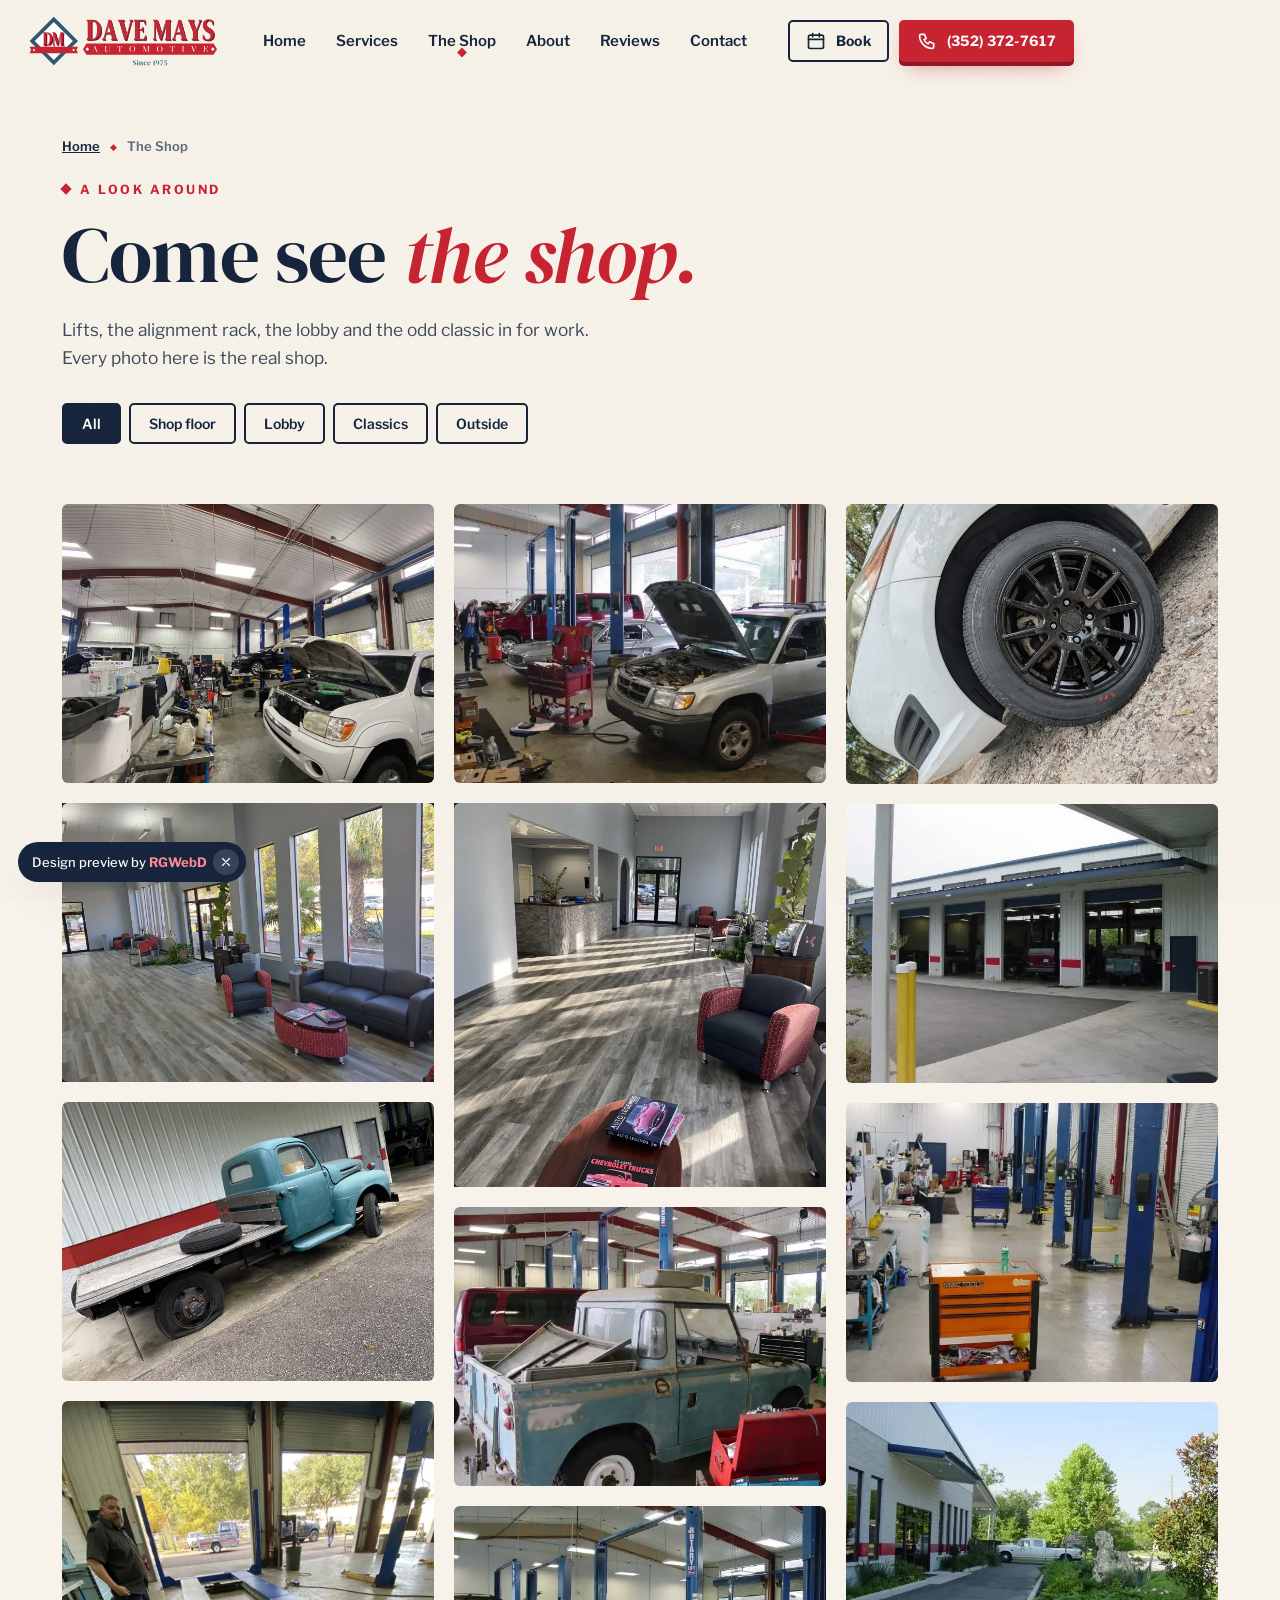
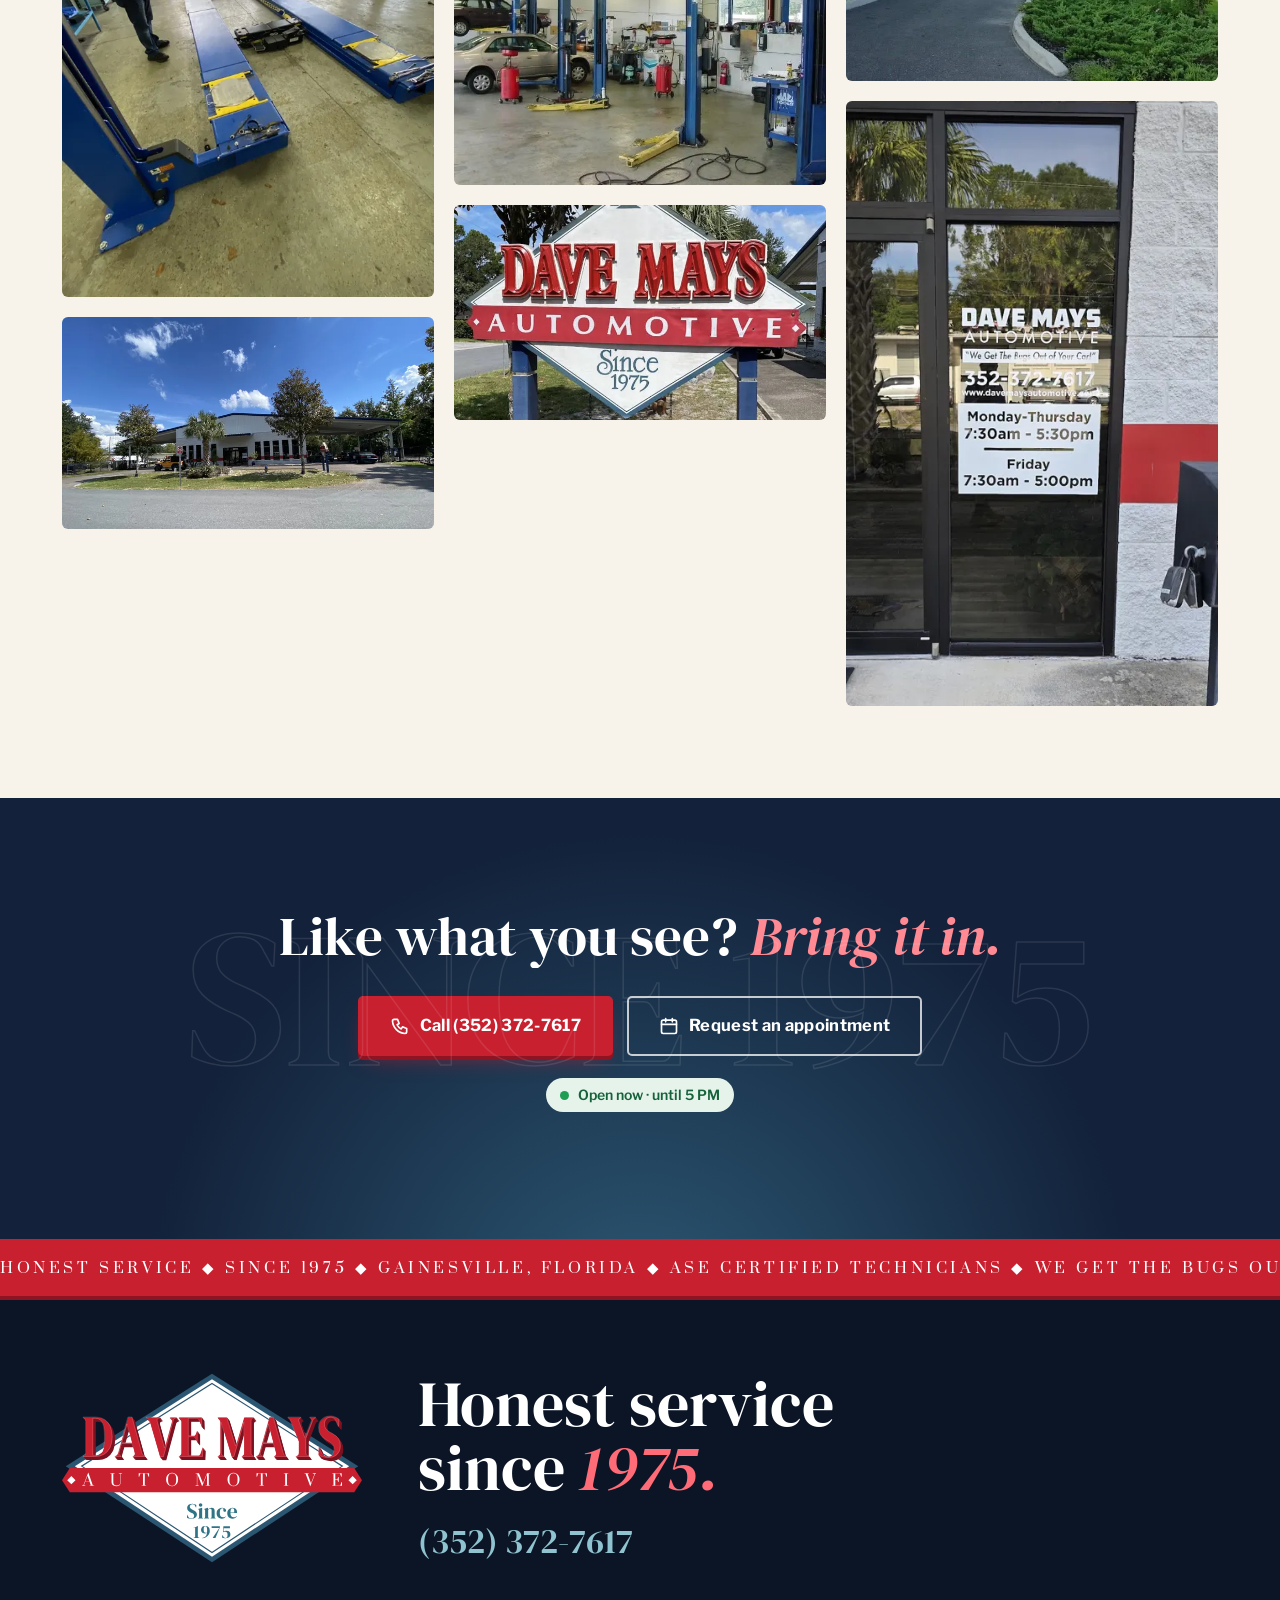
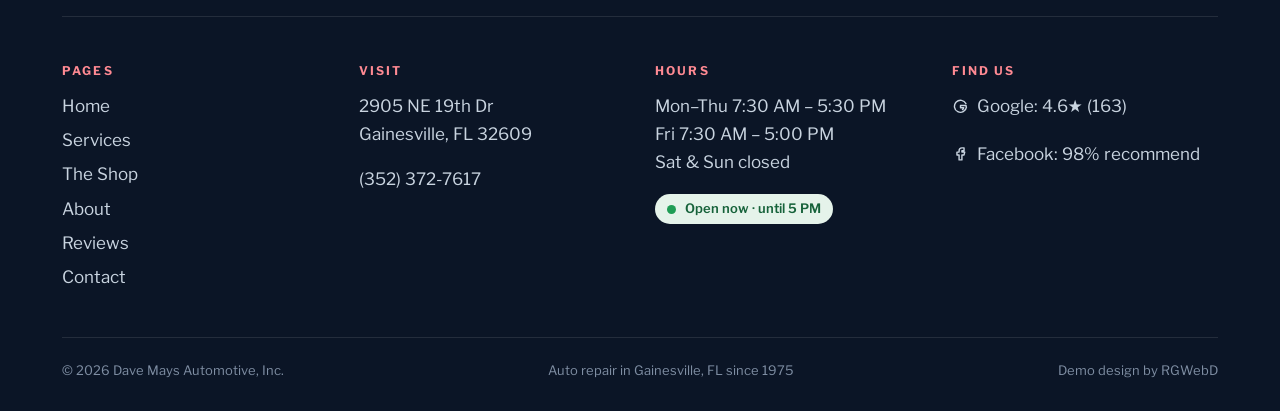
<file: shop.html>
<!doctype html><html lang="en"><head><meta charset="utf-8">
<meta name="viewport" content="width=device-width,initial-scale=1,viewport-fit=cover">
<title>The Shop: Photos | Dave Mays Automotive, Gainesville FL</title><meta name="description" content="Photos of Dave Mays Automotive: the shop floor and lifts, alignment rack, the comfortable lobby, classic trucks and the roadside sign at 2905 NE 19th Dr, Gainesville, FL 32609.">
<link rel="canonical" href="https://rgwebd.github.io/davemaysautomotive-demo/shop.html"><meta name="theme-color" content="#13213A">
<meta property="og:type" content="website"><meta property="og:site_name" content="Dave Mays Automotive"><meta property="og:title" content="The Shop: Photos | Dave Mays Automotive, Gainesville FL"><meta property="og:description" content="Photos of Dave Mays Automotive: the shop floor and lifts, alignment rack, the comfortable lobby, classic trucks and the roadside sign at 2905 NE 19th Dr, Gainesville, FL 32609."><meta property="og:url" content="https://rgwebd.github.io/davemaysautomotive-demo/shop.html"><meta property="og:image" content="https://rgwebd.github.io/davemaysautomotive-demo/img/og.jpg"><meta property="og:image:width" content="1200"><meta property="og:image:height" content="630"><meta property="og:locale" content="en_US">
<meta name="twitter:card" content="summary_large_image"><meta name="twitter:title" content="The Shop: Photos | Dave Mays Automotive, Gainesville FL"><meta name="twitter:description" content="Photos of Dave Mays Automotive: the shop floor and lifts, alignment rack, the comfortable lobby, classic trucks and the roadside sign at 2905 NE 19th Dr, Gainesville, FL 32609."><meta name="twitter:image" content="https://rgwebd.github.io/davemaysautomotive-demo/img/og.jpg">
<link rel="icon" href="favicon.svg" type="image/svg+xml"><link rel="icon" href="favicon.ico" sizes="any"><link rel="apple-touch-icon" href="apple-touch-icon.png">
<link rel="preconnect" href="https://fonts.googleapis.com"><link rel="preconnect" href="https://fonts.gstatic.com" crossorigin>
<link href="https://fonts.googleapis.com/css2?family=DM+Serif+Display:ital@0;1&family=Libre+Franklin:wght@400;500;600;700;800&family=Prata&family=Yellowtail&display=swap" rel="stylesheet">
<link rel="stylesheet" href="styles.css?v=1"><script type="application/ld+json">{"@context": "https://schema.org", "@type": "AutoRepair", "@id": "https://rgwebd.github.io/davemaysautomotive-demo/#business", "name": "Dave Mays Automotive", "legalName": "Dave Mays Automotive, Inc.", "slogan": "Honest service since 1975", "description": "Family-friendly auto repair shop in Gainesville, Florida since 1975 with ASE certified technicians and a comfortable lobby: diagnostics and check-engine lights, brakes, tires and alignment, steering and suspension, oil changes and maintenance, engine, electrical, battery, A/C, transmission and exhaust. Classic cars, daily drivers and fleet vehicles.", "foundingDate": "1975", "url": "https://rgwebd.github.io/davemaysautomotive-demo/", "telephone": "+13523727617", "image": "https://rgwebd.github.io/davemaysautomotive-demo/img/og.jpg", "logo": "https://rgwebd.github.io/davemaysautomotive-demo/brand/logo-sign.svg", "address": {"@type": "PostalAddress", "streetAddress": "2905 NE 19th Dr", "addressLocality": "Gainesville", "addressRegion": "FL", "postalCode": "32609", "addressCountry": "US"}, "geo": {"@type": "GeoCoordinates", "latitude": 29.678969, "longitude": -82.2985268}, "areaServed": {"@type": "City", "name": "Gainesville, FL"}, "openingHoursSpecification": [{"@type": "OpeningHoursSpecification", "dayOfWeek": ["Monday", "Tuesday", "Wednesday", "Thursday"], "opens": "07:30", "closes": "17:30"}, {"@type": "OpeningHoursSpecification", "dayOfWeek": "Friday", "opens": "07:30", "closes": "17:00"}], "specialOpeningHoursSpecification": [{"@type": "OpeningHoursSpecification", "validFrom": "2026-11-26", "validThrough": "2026-11-26", "description": "Thanksgiving: hours might differ"}, {"@type": "OpeningHoursSpecification", "validFrom": "2026-11-27", "validThrough": "2026-11-27", "description": "Black Friday: hours might differ"}], "hasMap": "https://www.google.com/maps/place/Dave+Mays+Automotive/@29.678969,-82.2985268,17z/data=!3m1!4b1!4m6!3m5!1s0x88e8a6a1b044c1bb:0x47dfdd13616fe318", "sameAs": ["https://www.google.com/maps/place/Dave+Mays+Automotive/@29.678969,-82.2985268,17z/data=!3m1!4b1!4m6!3m5!1s0x88e8a6a1b044c1bb:0x47dfdd13616fe318", "https://www.facebook.com/DaveMaysAutomotive/"], "aggregateRating": {"@type": "AggregateRating", "ratingValue": "4.6", "reviewCount": "163", "bestRating": "5"}, "amenityFeature": [{"@type": "LocationFeatureSpecification", "name": "Comfortable customer lobby", "value": true}, {"@type": "LocationFeatureSpecification", "name": "ASE certified technicians", "value": true}, {"@type": "LocationFeatureSpecification", "name": "Loaner vehicle (ask when booking)", "value": true}], "hasOfferCatalog": {"@type": "OfferCatalog", "name": "Auto repair services", "itemListElement": [{"@type": "Offer", "itemOffered": {"@type": "Service", "name": "Diagnostics & check-engine lights", "description": "Warning light on? We find the cause and tell you straight."}}, {"@type": "Offer", "itemOffered": {"@type": "Service", "name": "Brakes, steering & suspension", "description": "Stops that feel right and a car that drives straight."}}, {"@type": "Offer", "itemOffered": {"@type": "Service", "name": "Tires, wheels & alignment", "description": "New rubber, new rims and a straight, true alignment."}}, {"@type": "Offer", "itemOffered": {"@type": "Service", "name": "Oil changes & maintenance", "description": "Oil, filters and the routine work that keeps it running."}}, {"@type": "Offer", "itemOffered": {"@type": "Service", "name": "Engine, electrical & battery", "description": "From a dead battery to engine repair."}}, {"@type": "Offer", "itemOffered": {"@type": "Service", "name": "A/C, transmission & exhaust", "description": "Cold air in a Florida summer, smooth shifts, a quiet exhaust."}}, {"@type": "Offer", "itemOffered": {"@type": "Service", "name": "Classic cars, daily drivers & fleets", "description": "Old iron, the family car and the company trucks."}}]}, "review": [{"@type": "Review", "author": {"@type": "Person", "name": "Tina Perkins"}, "reviewBody": "Amazing place to have your car worked on. I drove up from St Pete to have Dave Mays Auto look at my car. One might ask why come here when you pass many other places along the way and have places near me back where I live. The reason is because Dave Mays Auto is honest. And they treat you like family. Everyone that works there is so polite and really cares. And they make sure you are well taken care of. And they have the cleanest bathrooms. I dislike my dealership where I bought my car and really hate going to them so I bring it to Dave Mays to service and make sure my car is in good working order. This is the best place. You need someone that is honest and will treat you right go see everyone at Dave Mays Auto. They will take good care of you. The owners are great as well as the staff.  Thank you for everything! 5 🌟 service always. Tina -St Petersburg Florida"}, {"@type": "Review", "author": {"@type": "Person", "name": "James Crosby"}, "reviewBody": "By far the best in Gainesville. I’ve been using Dave Mays for years now because they are the only ones you can trust with your vehicle. They shoot it to you straight, the good, bad, or ugly and will help you any way they can. Great Service for a fair price."}, {"@type": "Review", "author": {"@type": "Person", "name": "Richard Harvey"}, "reviewBody": "My granddaughter's car was running rough and had a check engine light on. Took it in to Dave Mays without an appointment on Monday morning and by 10:30 that morning the car was repaired.\nThe charge was extremely reasonable and about 10 % of what the dealer had quoted.\nDave Mays has a great reputation for quality service at a reasonable cost.\nI say that reputation is well deserved!\nThese guys are very honest and will charge a fair price for the high quality  work  they do."}, {"@type": "Review", "author": {"@type": "Person", "name": "Reid Wagner"}, "reviewBody": "Great experience with Dave Mays Automotive in Gainesville. The staff was friendly, professional, and straightforward throughout the whole process. They communicated clearly, got the work done efficiently, and made everything easy. I’d definitely recommend Dave Mays Automotive to anyone in Gainesville looking for reliable and honest service."}, {"@type": "Review", "author": {"@type": "Person", "name": "Karen Swinea"}, "reviewBody": "Great experience with Dave Mays! I've neglected some routine maintenance on my vehicle and needed to get some work done. The owners were so helpful is diagnosing what needed to be done first and worked with me to fit it into my budget. They also have a loaner vehicle so you don't have to miss time off work. Very professional and great customer service. I'll be back!"}, {"@type": "Review", "author": {"@type": "Person", "name": "Pandora Rose"}, "reviewBody": "I had a check engine light come on for the second time. Before I even got to Dave Mays, they had researched my issue and had a solution ready to go. They found a turbocharger problem that was covered by a special extended manufacturer coverage and referred me to the Chevrolet dealership rather than having me pay for the repair myself. Chevrolet replaced the turbocharger at no charge. I really appreciate that Dave Mays took the time to research the issue and look out for me as a customer."}, {"@type": "Review", "author": {"@type": "Person", "name": "Steven Murphy"}, "reviewBody": "I highly recommend Dave Mays.tgey installed new rims and tires for me. Super friendly staff, very knowledgeable, and I don't feel like they're trying to scam me like other mechanics. When they told me what was wrong with my car they offered to sell me what I needed or offered an alternative of getting stuff myself and they would fix it for me. Overall just a very pleasant experience. Will be back here when it's needed."}, {"@type": "Review", "author": {"@type": "Person", "name": "rene morrissey"}, "reviewBody": "Many years of consistently excellent service. Especially notable for giving a range of repair options and timing to accommodate budgets, including steering away from costly repairs or parts that might be “recommended” but aren’t worth the price difference. Also notable for anticipating future repairs that allows for budgeting."}, {"@type": "Review", "author": {"@type": "Person", "name": "Jay Kalinowski"}, "reviewBody": "Brian, Janeina & Alex and the rest of the crew provide the best service, honest, dependable. Take all my cars there now."}, {"@type": "Review", "author": {"@type": "Person", "name": "David Harrison"}, "reviewBody": "Great place for honest repairs.  Enjoyed 25 years of knowing Brian.   Keep up the great work!!"}]}</script><script type="application/ld+json">{"@context": "https://schema.org", "@type": "BreadcrumbList", "itemListElement": [{"@type": "ListItem", "position": 1, "name": "Home", "item": "https://rgwebd.github.io/davemaysautomotive-demo/"}, {"@type": "ListItem", "position": 2, "name": "The Shop", "item": "https://rgwebd.github.io/davemaysautomotive-demo/shop.html"}]}</script><script type="application/ld+json">{"@context": "https://schema.org", "@type": "ImageGallery", "name": "Dave Mays Automotive shop photos", "image": ["https://rgwebd.github.io/davemaysautomotive-demo/img/g03.webp", "https://rgwebd.github.io/davemaysautomotive-demo/img/g17.webp", "https://rgwebd.github.io/davemaysautomotive-demo/img/g08.webp", "https://rgwebd.github.io/davemaysautomotive-demo/img/g15.webp", "https://rgwebd.github.io/davemaysautomotive-demo/img/g07.webp", "https://rgwebd.github.io/davemaysautomotive-demo/img/f08.webp", "https://rgwebd.github.io/davemaysautomotive-demo/img/g02.webp", "https://rgwebd.github.io/davemaysautomotive-demo/img/f10.webp", "https://rgwebd.github.io/davemaysautomotive-demo/img/f07.webp", "https://rgwebd.github.io/davemaysautomotive-demo/img/sign.webp", "https://rgwebd.github.io/davemaysautomotive-demo/img/g09.webp", "https://rgwebd.github.io/davemaysautomotive-demo/img/f11.webp", "https://rgwebd.github.io/davemaysautomotive-demo/img/f01.webp", "https://rgwebd.github.io/davemaysautomotive-demo/img/f03.webp", "https://rgwebd.github.io/davemaysautomotive-demo/img/g10.webp"]}</script><script src="https://cosmiccallers.lovable.app/demo-track.js" data-demo="davemaysautomotive-demo" defer></script></head><body><a class="skip" href="#main">Skip to content</a><div class="pbar" aria-hidden="true"><i></i></div>
<header class="nav"><div class="nav-in"><a class="brand" href="index.html" aria-label="Dave Mays Automotive home"><img class="b-l" src="brand/logo-horizontal-light.svg" alt="Dave Mays Automotive, since 1975" width="628" height="175"><img class="b-d" src="brand/logo-horizontal-dark.svg" alt="" width="628" height="175" aria-hidden="true"></a>
<nav aria-label="Main"><ul><li><a href="index.html">Home</a></li><li><a href="services.html">Services</a></li><li><a href="shop.html" aria-current=page>The Shop</a></li><li><a href="about.html">About</a></li><li><a href="reviews.html">Reviews</a></li><li><a href="contact.html">Contact</a></li></ul></nav>
<div class="acts"><a class="btn line sm" href="contact.html#book"><svg class="ic " viewBox="0 0 24 24" fill="none" stroke="currentColor" stroke-width="2" stroke-linecap="round" stroke-linejoin="round" aria-hidden="true"><rect x="3" y="5" width="18" height="16" rx="2"/><path d="M3 10h18M8 3v4M16 3v4"/></svg><span>Book</span></a><a class="btn red sm mag" href="tel:+13523727617"><svg class="ic " viewBox="0 0 24 24" fill="none" stroke="currentColor" stroke-width="2" stroke-linecap="round" stroke-linejoin="round" aria-hidden="true"><path d="M5 4h4l2 5-2.5 1.5a11 11 0 0 0 5 5L15 13l5 2v4a2 2 0 0 1-2 2A16 16 0 0 1 3 6a2 2 0 0 1 2-2"/></svg><span>(352) 372-7617</span></a></div>
<button class="menu-btn" aria-expanded="false" aria-controls="mmenu" aria-label="Open menu"><i></i><i></i></button></div></header>
<div class="mmenu" id="mmenu" aria-hidden="true"><nav aria-label="Mobile"><a class="mm-l" href="index.html" style="--d:0"><span>01</span>Home</a><a class="mm-l" href="services.html" style="--d:1"><span>02</span>Services</a><a class="mm-l" href="shop.html" aria-current=page style="--d:2"><span>03</span>The Shop</a><a class="mm-l" href="about.html" style="--d:3"><span>04</span>About</a><a class="mm-l" href="reviews.html" style="--d:4"><span>05</span>Reviews</a><a class="mm-l" href="contact.html" style="--d:5"><span>06</span>Contact</a></nav>
<div class="mm-foot"><a class="btn red" href="tel:+13523727617"><svg class="ic " viewBox="0 0 24 24" fill="none" stroke="currentColor" stroke-width="2" stroke-linecap="round" stroke-linejoin="round" aria-hidden="true"><path d="M5 4h4l2 5-2.5 1.5a11 11 0 0 0 5 5L15 13l5 2v4a2 2 0 0 1-2 2A16 16 0 0 1 3 6a2 2 0 0 1 2-2"/></svg>Call (352) 372-7617</a><a class="btn line-l" href="contact.html#book"><svg class="ic " viewBox="0 0 24 24" fill="none" stroke="currentColor" stroke-width="2" stroke-linecap="round" stroke-linejoin="round" aria-hidden="true"><rect x="3" y="5" width="18" height="16" rx="2"/><path d="M3 10h18M8 3v4M16 3v4"/></svg>Request an appointment</a><p>2905 NE 19th Dr, Gainesville</p></div></div><main id="main">
<section class="phero gal-h"><div class="wrap"><nav class="crumbs" aria-label="Breadcrumb"><a href="index.html">Home</a><span aria-hidden="true">◆</span><span aria-current="page">The Shop</span></nav><span class="eyebrow"><i class="dia" aria-hidden="true"></i>A look around</span><h1 class="h1 split"><span class="ln"><span>Come see <em>the shop.</em></span></span></h1><p class="lede rv">Lifts, the alignment rack, the lobby and the odd classic in for work. Every photo here is the real shop.</p>
<div class="filters rv" role="group" aria-label="Filter photos"><button class="fbtn" data-f="all" aria-pressed="true">All</button><button class="fbtn" data-f="shop" aria-pressed="false">Shop floor</button><button class="fbtn" data-f="lobby" aria-pressed="false">Lobby</button><button class="fbtn" data-f="classic" aria-pressed="false">Classics</button><button class="fbtn" data-f="outside" aria-pressed="false">Outside</button></div></div></section>
<section class="sec gal"><div class="wrap"><ul class="gal-grid"><li class="gi rv shop" data-tag="shop" style="--d:0"><button class="gi-b" data-full="img/g03.webp" data-cap="Engine bay open, new battery going in" aria-label="Open photo: Engine bay open, new battery going in"><img src="img/g03-s.webp" width="720" height="540" alt="Engine bay open, new battery going in" loading="lazy" decoding="async"><span class="gi-c"><i class="dia" aria-hidden="true"></i>Engine bay open, new battery going in</span></button></li><li class="gi rv lobby" data-tag="lobby" style="--d:1"><button class="gi-b" data-full="img/g17.webp" data-cap="The lobby: big windows, comfortable seats" aria-label="Open photo: The lobby: big windows, comfortable seats"><img src="img/g17-s.webp" width="720" height="540" alt="The lobby: big windows, comfortable seats" loading="lazy" decoding="async"><span class="gi-c"><i class="dia" aria-hidden="true"></i>The lobby: big windows, comfortable seats</span></button></li><li class="gi rv classic" data-tag="classic" style="--d:2"><button class="gi-b" data-full="img/g08.webp" data-cap="A classic flatbed pickup at the shop" aria-label="Open photo: A classic flatbed pickup at the shop"><img src="img/g08-s.webp" width="720" height="540" alt="A classic flatbed pickup at the shop" loading="lazy" decoding="async"><span class="gi-c"><i class="dia" aria-hidden="true"></i>A classic flatbed pickup at the shop</span></button></li><li class="gi rv shop" data-tag="shop" style="--d:0"><button class="gi-b" data-full="img/g15.webp" data-cap="The alignment rack" aria-label="Open photo: The alignment rack"><img src="img/g15-s.webp" width="540" height="720" alt="The alignment rack" loading="lazy" decoding="async"><span class="gi-c"><i class="dia" aria-hidden="true"></i>The alignment rack</span></button></li><li class="gi rv outside" data-tag="outside" style="--d:1"><button class="gi-b" data-full="img/g07.webp" data-cap="The shop on NE 19th Dr" aria-label="Open photo: The shop on NE 19th Dr"><img src="img/g07-s.webp" width="720" height="410" alt="The shop on NE 19th Dr" loading="lazy" decoding="async"><span class="gi-c"><i class="dia" aria-hidden="true"></i>The shop on NE 19th Dr</span></button></li><li class="gi rv shop" data-tag="shop" style="--d:2"><button class="gi-b" data-full="img/f08.webp" data-cap="Hood up, diagnosis under way" aria-label="Open photo: Hood up, diagnosis under way"><img src="img/f08-s.webp" width="604" height="453" alt="Hood up, diagnosis under way" loading="lazy" decoding="async"><span class="gi-c"><i class="dia" aria-hidden="true"></i>Hood up, diagnosis under way</span></button></li><li class="gi rv lobby" data-tag="lobby" style="--d:0"><button class="gi-b" data-full="img/g02.webp" data-cap="Lobby seating while you wait" aria-label="Open photo: Lobby seating while you wait"><img src="img/g02-s.webp" width="697" height="720" alt="Lobby seating while you wait" loading="lazy" decoding="async"><span class="gi-c"><i class="dia" aria-hidden="true"></i>Lobby seating while you wait</span></button></li><li class="gi rv classic" data-tag="classic" style="--d:1"><button class="gi-b" data-full="img/f10.webp" data-cap="A classic 4x4 in for work" aria-label="Open photo: A classic 4x4 in for work"><img src="img/f10-s.webp" width="604" height="453" alt="A classic 4x4 in for work" loading="lazy" decoding="async"><span class="gi-c"><i class="dia" aria-hidden="true"></i>A classic 4x4 in for work</span></button></li><li class="gi rv shop" data-tag="shop" style="--d:2"><button class="gi-b" data-full="img/f07.webp" data-cap="Lifts and the shop floor" aria-label="Open photo: Lifts and the shop floor"><img src="img/f07-s.webp" width="604" height="453" alt="Lifts and the shop floor" loading="lazy" decoding="async"><span class="gi-c"><i class="dia" aria-hidden="true"></i>Lifts and the shop floor</span></button></li><li class="gi rv outside" data-tag="outside" style="--d:0"><button class="gi-b" data-full="img/sign.webp" data-cap="The roadside sign, since 1975" aria-label="Open photo: The roadside sign, since 1975"><img src="img/sign-s.webp" width="720" height="416" alt="The roadside sign, since 1975" loading="lazy" decoding="async"><span class="gi-c"><i class="dia" aria-hidden="true"></i>The roadside sign, since 1975</span></button></li><li class="gi rv shop" data-tag="shop" style="--d:1"><button class="gi-b" data-full="img/g09.webp" data-cap="A fresh set of wheels and tires" aria-label="Open photo: A fresh set of wheels and tires"><img src="img/g09-s.webp" width="720" height="542" alt="A fresh set of wheels and tires" loading="lazy" decoding="async"><span class="gi-c"><i class="dia" aria-hidden="true"></i>A fresh set of wheels and tires</span></button></li><li class="gi rv outside" data-tag="outside" style="--d:2"><button class="gi-b" data-full="img/f11.webp" data-cap="Our service bays" aria-label="Open photo: Our service bays"><img src="img/f11-s.webp" width="604" height="453" alt="Our service bays" loading="lazy" decoding="async"><span class="gi-c"><i class="dia" aria-hidden="true"></i>Our service bays</span></button></li><li class="gi rv shop" data-tag="shop" style="--d:0"><button class="gi-b" data-full="img/f01.webp" data-cap="Tool carts and lifts" aria-label="Open photo: Tool carts and lifts"><img src="img/f01-s.webp" width="604" height="453" alt="Tool carts and lifts" loading="lazy" decoding="async"><span class="gi-c"><i class="dia" aria-hidden="true"></i>Tool carts and lifts</span></button></li><li class="gi rv outside" data-tag="outside" style="--d:1"><button class="gi-b" data-full="img/f03.webp" data-cap="Out front, along the landscaping" aria-label="Open photo: Out front, along the landscaping"><img src="img/f03-s.webp" width="604" height="453" alt="Out front, along the landscaping" loading="lazy" decoding="async"><span class="gi-c"><i class="dia" aria-hidden="true"></i>Out front, along the landscaping</span></button></li><li class="gi rv outside" data-tag="outside" style="--d:2"><button class="gi-b" data-full="img/g10.webp" data-cap="Our front door: hours and phone" aria-label="Open photo: Our front door: hours and phone"><img src="img/g10-s.webp" width="443" height="720" alt="Our front door: hours and phone" loading="lazy" decoding="async"><span class="gi-c"><i class="dia" aria-hidden="true"></i>Our front door: hours and phone</span></button></li></ul></div></section>
<div class="lbx" hidden role="dialog" aria-modal="true" aria-label="Photo viewer"><figure><img alt=""><figcaption></figcaption></figure><button class="lbx-x" aria-label="Close"><svg class="ic " viewBox="0 0 24 24" fill="none" stroke="currentColor" stroke-width="2" stroke-linecap="round" stroke-linejoin="round" aria-hidden="true"><path d="M6 6l12 12M18 6L6 18"/></svg></button><button class="lbx-p" aria-label="Previous photo"><svg class="ic " viewBox="0 0 24 24" fill="none" stroke="currentColor" stroke-width="2" stroke-linecap="round" stroke-linejoin="round" aria-hidden="true"><path d="M19 12H5M11 6l-6 6 6 6"/></svg></button><button class="lbx-n" aria-label="Next photo"><svg class="ic " viewBox="0 0 24 24" fill="none" stroke="currentColor" stroke-width="2" stroke-linecap="round" stroke-linejoin="round" aria-hidden="true"><path d="M5 12h14M13 6l6 6-6 6"/></svg></button></div>
<section class="cta gfx" aria-labelledby="cta-h"><div class="wrap cta-g"><span class="cta-out" aria-hidden="true">SINCE 1975</span><h2 class="h2 split" id="cta-h"><span class="ln"><span>Like what you see? <em>Bring it in.</em></span></span></h2>
<div class="cta-row rv"><a class="btn red xl mag" href="tel:+13523727617"><svg class="ic " viewBox="0 0 24 24" fill="none" stroke="currentColor" stroke-width="2" stroke-linecap="round" stroke-linejoin="round" aria-hidden="true"><path d="M5 4h4l2 5-2.5 1.5a11 11 0 0 0 5 5L15 13l5 2v4a2 2 0 0 1-2 2A16 16 0 0 1 3 6a2 2 0 0 1 2-2"/></svg>Call (352) 372-7617</a><a class="btn line-l xl" href="contact.html#book"><svg class="ic " viewBox="0 0 24 24" fill="none" stroke="currentColor" stroke-width="2" stroke-linecap="round" stroke-linejoin="round" aria-hidden="true"><rect x="3" y="5" width="18" height="16" rx="2"/><path d="M3 10h18M8 3v4M16 3v4"/></svg>Request an appointment</a></div><p class="rv cta-live"><span class="live " data-live><i></i><span>Hours today</span></span></p></div></section></main><footer class="foot"><div class="foot-band" aria-hidden="true"><span>HONEST SERVICE ◆ SINCE 1975 ◆ GAINESVILLE, FLORIDA ◆ ASE CERTIFIED TECHNICIANS ◆ WE GET THE BUGS OUT OF YOUR CAR! ◆ HONEST SERVICE ◆ SINCE 1975 ◆ GAINESVILLE, FLORIDA ◆ ASE CERTIFIED TECHNICIANS ◆ WE GET THE BUGS OUT OF YOUR CAR! ◆ HONEST SERVICE ◆ SINCE 1975 ◆ GAINESVILLE, FLORIDA ◆ ASE CERTIFIED TECHNICIANS ◆ WE GET THE BUGS OUT OF YOUR CAR! ◆ </span></div><div class="wrap">
<div class="foot-top"><img src="brand/logo-sign.svg" alt="Dave Mays Automotive sign logo" width="640" height="420" loading="lazy" class="foot-logo">
<div><p class="foot-big">Honest service<br>since <em>1975.</em></p><p class="foot-ph"><a href="tel:+13523727617">(352) 372-7617</a></p></div></div>
<div class="foot-grid">
<div><h3>Pages</h3><ul><li><a href="index.html">Home</a></li><li><a href="services.html">Services</a></li><li><a href="shop.html">The Shop</a></li><li><a href="about.html">About</a></li><li><a href="reviews.html">Reviews</a></li><li><a href="contact.html">Contact</a></li></ul></div>
<div><h3>Visit</h3><p><a href="https://www.google.com/maps/dir/?api=1&destination=Dave+Mays+Automotive,+2905+NE+19th+Dr,+Gainesville,+FL+32609" rel="noopener" target="_blank">2905 NE 19th Dr<br>Gainesville, FL 32609</a></p><p><a href="tel:+13523727617">(352) 372-7617</a></p></div>
<div><h3>Hours</h3><p>Mon–Thu 7:30 AM – 5:30 PM<br>Fri 7:30 AM – 5:00 PM<br>Sat &amp; Sun closed</p><p><span class="live sm" data-live><i></i><span>Hours today</span></span></p></div>
<div><h3>Find us</h3><p><a href="https://maps.app.goo.gl/KBtcUF4ydyZZGLM8A" rel="noopener" target="_blank"><svg class="ic " viewBox="0 0 24 24" fill="none" stroke="currentColor" stroke-width="2" stroke-linecap="round" stroke-linejoin="round" aria-hidden="true"><path d="M20 12.2c0-.6 0-1.2-.2-1.7H12v3.3h4.5a3.9 3.9 0 0 1-1.7 2.5"/><path d="M19.6 8A8.5 8.5 0 1 0 20.4 13"/></svg>Google: 4.6★ (163)</a></p><p><a href="https://www.facebook.com/DaveMaysAutomotive/" rel="noopener" target="_blank"><svg class="ic " viewBox="0 0 24 24" fill="none" stroke="currentColor" stroke-width="2" stroke-linecap="round" stroke-linejoin="round" aria-hidden="true"><path d="M14 8h3V4h-3a4 4 0 0 0-4 4v2H7v4h3v7h4v-7h3l1-4h-4V8.5a.5.5 0 0 1 .5-.5z"/></svg>Facebook: 98% recommend</a></p></div>
</div>
<div class="foot-bot"><span>© 2026 Dave Mays Automotive, Inc.</span><span>Auto repair in Gainesville, FL since 1975</span><span>Demo design by RGWebD</span></div></div></footer>
<div class="mbar"><a href="tel:+13523727617" class="btn red"><svg class="ic " viewBox="0 0 24 24" fill="none" stroke="currentColor" stroke-width="2" stroke-linecap="round" stroke-linejoin="round" aria-hidden="true"><path d="M5 4h4l2 5-2.5 1.5a11 11 0 0 0 5 5L15 13l5 2v4a2 2 0 0 1-2 2A16 16 0 0 1 3 6a2 2 0 0 1 2-2"/></svg>Call now</a><a href="https://www.google.com/maps/dir/?api=1&destination=Dave+Mays+Automotive,+2905+NE+19th+Dr,+Gainesville,+FL+32609" class="btn line-d" rel="noopener" target="_blank"><svg class="ic " viewBox="0 0 24 24" fill="none" stroke="currentColor" stroke-width="2" stroke-linecap="round" stroke-linejoin="round" aria-hidden="true"><path d="M3 11l18-8-8 18-2-8z"/></svg>Directions</a></div>
<div class="demo" role="note"><span>Design preview by <b>RGWebD</b></span><button aria-label="Dismiss preview note"><svg class="ic " viewBox="0 0 24 24" fill="none" stroke="currentColor" stroke-width="2" stroke-linecap="round" stroke-linejoin="round" aria-hidden="true"><path d="M6 6l12 12M18 6L6 18"/></svg></button></div>
<script src="script.js?v=1" defer></script></body></html>
</file>
<file: styles.css>
:root{--navy:#13213A;--navy2:#1C2F50;--navy3:#0B1526;--edge:#2B5671;--teal:#2F7486;--teal-l:#8FC3CF;--red:#C8202F;--red-d:#8E1424;--red-l:#E5414E;
--cream:#F7F3EA;--paper:#FFFDF8;--ink:#121A2B;--muted:#5B6576;--line:#D9D2C3;--amber:#FFB627;--glow-r:#FF4A4A;--glow-t:#56D6E6;
--fd:'DM Serif Display',Georgia,'Times New Roman',serif;--fb:'Libre Franklin',system-ui,-apple-system,Segoe UI,sans-serif;--fc:'Prata',Georgia,serif;--fs:'Yellowtail',cursive;
--wrap:1220px;--r:6px;--sh:0 18px 40px -18px rgba(19,33,58,.45)}
*,*::before,*::after{box-sizing:border-box}
[hidden]{display:none!important}
html{scroll-behavior:smooth;-webkit-text-size-adjust:100%}
body{margin:0;font:400 17px/1.65 var(--fb);color:var(--ink);background:var(--cream);overflow-x:hidden}
body::before{content:"";position:fixed;inset:0;pointer-events:none;z-index:200;opacity:.05;background-image:url("data:image/svg+xml,%3Csvg xmlns='http://www.w3.org/2000/svg' width='160' height='160'%3E%3Cfilter id='n'%3E%3CfeTurbulence type='fractalNoise' baseFrequency='.85' numOctaves='3' stitchTiles='stitch'/%3E%3C/filter%3E%3Crect width='100%25' height='100%25' filter='url(%23n)'/%3E%3C/svg%3E")}
main{overflow-x:clip}
img{max-width:100%;height:auto;display:block}
a{color:inherit}
h1,h2,h3{margin:0;font-weight:400}
p{margin:0 0 1em}
.wrap{max-width:var(--wrap);margin:0 auto;padding:0 32px}
.sr{position:absolute!important;width:1px;height:1px;overflow:hidden;clip:rect(0 0 0 0);white-space:nowrap}
.skip{position:absolute;left:-999px;top:8px;z-index:999;background:var(--navy);color:#fff;padding:10px 16px;border-radius:4px}.skip:focus{left:8px}
:focus-visible{outline:3px solid var(--red);outline-offset:3px}
.ic{width:20px;height:20px;flex:none}
.dia{display:inline-block;width:8px;height:8px;background:var(--red);transform:rotate(45deg);margin-right:10px;flex:none;vertical-align:middle;position:relative;top:-1px}
.eyebrow{display:inline-flex;align-items:center;gap:0;font:700 12.5px/1.3 var(--fb);letter-spacing:.2em;text-transform:uppercase;color:var(--red);margin-bottom:18px}
.eyebrow .ic{width:16px;height:16px;margin-right:8px}
.eyebrow.light{color:#FF8A93}.eyebrow.light .dia{background:#FF8A93}
.h1{font:400 clamp(44px,6.2vw,92px)/.98 var(--fd);letter-spacing:-.01em;color:var(--navy)}
.h2{font:400 clamp(34px,4.3vw,60px)/1.02 var(--fd);color:var(--navy)}
.h1 em,.h2 em{font-style:italic;color:var(--red)}
.lede{font-size:clamp(17px,1.35vw,20px);color:#3B4558;max-width:560px;margin-top:22px}
.muted{color:var(--muted)}.small{font-size:14px}
.sec{padding:92px 0}
.sec-head{margin-bottom:46px}.sec-head.row{display:flex;justify-content:space-between;align-items:end;gap:24px}
/* buttons: raised like the sign's 3D letters */
.btn{display:inline-flex;align-items:center;justify-content:center;gap:10px;height:52px;padding:0 24px;border-radius:5px;font:700 15px/1 var(--fb);letter-spacing:.02em;text-decoration:none;border:2px solid transparent;cursor:pointer;transition:transform .2s,box-shadow .2s,background .2s,color .2s;white-space:nowrap}
.btn.sm{height:42px;padding:0 16px;font-size:14px}
.btn.xl{height:60px;padding:0 30px;font-size:16.5px}
.btn.red{background:var(--red);color:#fff;box-shadow:0 4px 0 var(--red-d),0 10px 22px -10px rgba(200,32,47,.7)}
.btn.red:hover{background:var(--red-l);transform:translateY(-2px);box-shadow:0 6px 0 var(--red-d),0 16px 28px -12px rgba(200,32,47,.8)}
.btn.red:active{transform:translateY(3px);box-shadow:0 1px 0 var(--red-d)}
.btn.line{border-color:var(--navy);color:var(--navy);background:transparent}.btn.line:hover{background:var(--navy);color:#fff}
.btn.line-l{border-color:rgba(255,255,255,.75);color:#fff}.btn.line-l:hover{background:#fff;color:var(--navy)}
.btn.line-d{border-color:var(--navy);color:var(--navy);background:#fff}
.cta-row{display:flex;flex-wrap:wrap;gap:14px;margin-top:32px}
/* stars */
.stars-w{position:relative;display:inline-block;line-height:0}.stars-fg{position:absolute;inset:0 auto 0 0;overflow:hidden;white-space:nowrap}
.stars{display:inline-flex;gap:2px}.stars svg{width:18px;height:18px;flex:none}.stars-bg svg{fill:#D6CFC0}.stars-fg svg{fill:#F2A81D}
/* progress + nav */
.pbar{position:fixed;top:0;left:0;right:0;height:4px;z-index:120;pointer-events:none}.pbar i{display:block;height:100%;background:linear-gradient(90deg,var(--red),var(--red-l));transform-origin:left;transform:scaleX(var(--p,0))}
.nav{position:sticky;top:0;z-index:100;background:rgba(247,243,234,.82);backdrop-filter:blur(14px) saturate(1.3);-webkit-backdrop-filter:blur(14px) saturate(1.3);transition:box-shadow .3s,background .3s}
.nav::after{content:"";position:absolute;left:0;right:0;bottom:0;height:5px;background:linear-gradient(var(--red) 0 2px,transparent 2px 3px,var(--navy) 3px 5px);opacity:0;transition:opacity .3s}
.nav.scrolled{background:rgba(255,253,248,.92);box-shadow:0 10px 30px -18px rgba(19,33,58,.5)}.nav.scrolled::after{opacity:1}
.nav-in{max-width:1320px;margin:0 auto;padding:0 28px;height:82px;display:flex;align-items:center;gap:28px}
.brand img{height:54px;width:auto}
.nav ul{display:flex;gap:4px;list-style:none;margin:0 auto;padding:0}
.nav ul a{display:block;padding:10px 13px;text-decoration:none;font:600 15px var(--fb);color:var(--navy);position:relative}
.nav ul a::after{content:"";position:absolute;left:50%;bottom:4px;width:7px;height:7px;background:var(--red);transform:translateX(-50%) rotate(45deg) scale(0);transition:transform .25s}
.nav ul a:hover::after,.nav ul a[aria-current]::after{transform:translateX(-50%) rotate(45deg) scale(1)}
.acts{display:flex;gap:10px}
.menu-btn{display:none;width:48px;height:48px;border:2px solid var(--navy);border-radius:5px;background:none;position:relative;cursor:pointer;margin-left:auto}
.menu-btn i{position:absolute;left:11px;right:11px;height:2.5px;background:var(--navy);transition:transform .3s,top .3s}.menu-btn i:first-child{top:17px}.menu-btn i:last-child{top:26px}
.menu-btn[aria-expanded=true] i:first-child{top:21px;transform:rotate(45deg)}.menu-btn[aria-expanded=true] i:last-child{top:21px;transform:rotate(-45deg)}
.mmenu{position:fixed;inset:0;z-index:90;background:var(--navy);padding:110px 28px 28px;display:flex;flex-direction:column;justify-content:space-between;transform:translateY(-102%);transition:transform .5s cubic-bezier(.7,0,.2,1);visibility:hidden}
.mmenu.open{transform:none;visibility:visible}
.mm-l{display:flex;align-items:baseline;gap:16px;font:400 40px/1.25 var(--fd);color:#fff;text-decoration:none;border-bottom:1px solid rgba(255,255,255,.12);padding:6px 0;opacity:0;transform:translateY(16px);transition:.4s calc(var(--d)*.05s + .15s)}
.mm-l span{font:700 12px var(--fb);color:#FF8A93;letter-spacing:.15em}.mm-l[aria-current]{color:#FF8A93}
.mmenu.open .mm-l{opacity:1;transform:none}
.mm-foot{display:flex;flex-direction:column;gap:12px}.mm-foot .btn{flex:none}.mm-foot p{color:var(--teal-l);margin:4px 0 0;font-size:14px}
body:has(.mmenu.open) .nav{background:var(--navy)}.brand .b-d{display:none}body:has(.mmenu.open) .brand .b-l{display:none}body:has(.mmenu.open) .brand .b-d{display:block}body:has(.mmenu.open) .menu-btn{border-color:#fff}body:has(.mmenu.open) .menu-btn i{background:#fff}
/* live badge */
.live{display:inline-flex;align-items:center;gap:9px;padding:9px 14px;border-radius:40px;background:#E5F3EA;color:#16623A;font:600 14px/1.2 var(--fb)}
.live i{width:9px;height:9px;border-radius:50%;background:#1F9D55;box-shadow:0 0 0 0 rgba(31,157,85,.6);animation:pulse 2s infinite;flex:none}
.live.closed{background:#F8E3E5;color:#9A1B28}.live.closed i{background:var(--red);animation:none}
.live.unk{background:#FFF1D6;color:#7A4B00}.live.unk i{background:var(--amber);animation:none}
.live.sm{font-size:13px;padding:7px 12px}
@keyframes pulse{70%{box-shadow:0 0 0 9px rgba(31,157,85,0)}100%{box-shadow:0 0 0 0 rgba(31,157,85,0)}}
/* reveals */
.rv{opacity:0;transform:translateY(26px);transition:opacity .8s cubic-bezier(.2,.7,.2,1),transform .8s cubic-bezier(.2,.7,.2,1);transition-delay:calc(var(--d,0)*.08s)}
.rv.in{opacity:1;transform:none}
.split .ln{display:block;overflow:hidden;padding-bottom:.08em;margin-bottom:-.08em}
.split .ln>span{display:inline-block;transform:translateY(105%);transition:transform 1s cubic-bezier(.2,.8,.2,1)}
.split .ln:nth-child(2)>span{transition-delay:.1s}.split .ln:nth-child(3)>span{transition-delay:.2s}
.split.in .ln>span{transform:none}
/* loader: the sign goes up */
.loader{position:fixed;inset:0;z-index:300;background:radial-gradient(circle at 50% 40%,var(--navy2),var(--navy3));display:grid;place-items:center;transition:opacity .6s .1s,visibility .7s}
.loader.done{opacity:0;visibility:hidden;pointer-events:none}
.ld-in{width:min(380px,74vw)}
.sg{width:100%;height:auto;overflow:visible}
.ld .sg-posts{transform:scaleY(0);transform-origin:50% 100%;transition:transform .5s cubic-bezier(.3,1.4,.5,1)}
.ld .sg-board{transform:scale(.4) rotate(-10deg);opacity:0;transform-origin:320px 206px;transition:transform .7s cubic-bezier(.3,1.5,.5,1) .25s,opacity .3s .25s}
.ld .sg-name{opacity:0;transform:translateY(-30px);transition:transform .55s cubic-bezier(.3,1.6,.5,1) .6s,opacity .3s .6s}
.ld .sg-ban{transform:scaleX(0);transform-origin:320px 236px;transition:transform .5s cubic-bezier(.7,0,.2,1) .85s}
.ld .sg-since{opacity:0;transition:opacity .5s 1.15s}
.loader.run .sg-posts,.loader.run .sg-board,.loader.run .sg-name,.loader.run .sg-ban{transform:none;opacity:1}.loader.run .sg-since{opacity:1}
/* hero */
.hero{position:relative;padding:40px 0 76px;overflow:hidden}
.hero-bg{position:absolute;inset:0;pointer-events:none}
.bigout{position:absolute;right:-2%;bottom:-6%;font:400 clamp(200px,30vw,440px)/1 var(--fd);color:transparent;-webkit-text-stroke:2px rgba(19,33,58,.08);letter-spacing:-.02em}
.hero::before{content:"";position:absolute;left:0;right:0;top:0;height:100%;background:repeating-linear-gradient(90deg,transparent 0 80px,rgba(19,33,58,.025) 80px 81px);pointer-events:none}
.hero-in{position:relative;display:grid;grid-template-columns:1fr 1.12fr;gap:56px;align-items:center}
.hero .h1{font-size:clamp(46px,4.9vw,74px)}
.trust{display:flex;flex-wrap:wrap;align-items:center;gap:12px 18px;margin-top:34px;padding-top:26px;border-top:1px solid var(--line)}
.tr-g{display:flex;align-items:center;gap:10px;text-decoration:none}
.tr-g b{font:400 40px/1 var(--fd);color:var(--navy)}.tr-g>span{display:flex;flex-direction:column;gap:3px}.tr-g small{font:600 13px/1.2 var(--fb);color:var(--muted)}
.tr-g.fb b{color:var(--teal)}
.h-art{position:relative;margin:0}
.h-frame{position:relative;padding:12px;background:var(--navy);border-radius:10px;box-shadow:16px 16px 0 var(--red),var(--sh)}
.h-frame::before{content:"";position:absolute;inset:5px;border:1.5px solid rgba(255,255,255,.4);border-radius:7px;pointer-events:none;z-index:2}
.h-photo{overflow:hidden;border-radius:4px;aspect-ratio:16/11.5}
.h-photo img{width:100%;height:100%;object-fit:cover;object-position:40% 50%;animation:kb 18s ease-in-out infinite alternate}
@keyframes kb{from{transform:scale(1.02)}to{transform:scale(1.12) translate(-1.5%,-1%)}}
.h-cap{display:flex;justify-content:space-between;margin-top:30px;font:700 12px var(--fb);letter-spacing:.18em;text-transform:uppercase;color:var(--navy)}
.pin{position:absolute;left:var(--x);top:var(--y);width:36px;height:36px;margin:-18px 0 0 -18px;border-radius:50%;border:0;background:#fff;color:var(--red);display:grid;place-items:center;cursor:pointer;z-index:3;box-shadow:0 0 0 0 rgba(255,255,255,.7);animation:pin 2.4s infinite}
.pin .ic{width:18px;height:18px;transition:transform .3s}.pin[aria-expanded=true] .ic{transform:rotate(45deg)}
@keyframes pin{0%{box-shadow:0 0 0 0 rgba(255,255,255,.75)}80%,100%{box-shadow:0 0 0 14px rgba(255,255,255,0)}}
.pin-tip{position:absolute;bottom:calc(100% + 12px);left:50%;transform:translate(-50%,6px);width:220px;background:var(--paper);color:var(--ink);font:500 14px/1.45 var(--fb);padding:12px 14px;border-radius:6px;border-left:4px solid var(--red);box-shadow:var(--sh);opacity:0;pointer-events:none;transition:.25s;text-align:left}
.pin[aria-expanded=true] .pin-tip,.pin:hover .pin-tip{opacity:1;transform:translate(-50%,0)}
.seal{position:absolute;top:-38px;right:-30px;width:132px;height:132px;z-index:4;display:grid;place-items:center;background:var(--red);border-radius:50%;box-shadow:0 0 0 5px var(--cream),0 0 0 7px var(--red),var(--sh)}
.seal svg{position:absolute;inset:0;width:100%;height:100%;animation:spin 22s linear infinite}
.seal text{font:700 13px var(--fb);fill:#fff}
.seal>span{font:400 30px/.9 var(--fd);color:#fff;text-align:center}.seal small{font:700 11px var(--fb);letter-spacing:.12em}
@keyframes spin{to{transform:rotate(360deg)}}
/* banner marquee: the sign's red banner with diamond end-caps */
.banner-marq{position:relative;z-index:3;display:flex;align-items:stretch;height:64px;margin:0 18px;filter:drop-shadow(0 6px 0 var(--red-d))}
.bm-track{flex:1;overflow:hidden;background:var(--red);display:flex;align-items:center;-webkit-mask:linear-gradient(90deg,transparent,#000 6%,#000 94%,transparent);mask:linear-gradient(90deg,transparent,#000 6%,#000 94%,transparent)}
.bm-track>div{display:flex;align-items:center;gap:26px;white-space:nowrap;animation:mq 46s linear infinite;padding-left:26px}
.bm-track span{font:400 19px/1 var(--fc);letter-spacing:.24em;text-transform:uppercase;color:#fff}
.bm-track i{color:#fff;font-style:normal;font-size:12px}
.bm-cap{width:46px;background:var(--red);position:relative;flex:none}
.bm-cap.l{clip-path:polygon(32% 0,100% 0,100% 100%,32% 100%,0 50%)}.bm-cap.r{clip-path:polygon(0 0,68% 0,100% 50%,68% 100%,0 100%)}
.bm-cap::after{content:"";position:absolute;top:50%;width:12px;height:12px;background:#fff;transform:translateY(-50%) rotate(45deg)}.bm-cap.l::after{left:24px}.bm-cap.r::after{right:24px}
@keyframes mq{to{transform:translateX(-50%)}}
/* dashboard cluster */
.dash{background:radial-gradient(1200px 500px at 50% 0,#1E345B 0,var(--navy) 55%,var(--navy3) 100%);color:#E8EEF5;margin-top:-32px;padding-top:124px;position:relative}
.dash::before{content:"";position:absolute;inset:0;background:repeating-linear-gradient(45deg,rgba(255,255,255,.018) 0 2px,transparent 2px 6px);pointer-events:none}
.dash .h2{color:#fff}.dash .h2 em{color:#FF6B76}
.dash .sec-head{text-align:center}
.cluster{position:relative;display:grid;grid-template-columns:1fr 1.45fr 1fr;align-items:center;gap:24px;padding:40px 46px;border-radius:200px/120px;background:radial-gradient(circle at 50% 0,#14243F,#08111F 70%);border:2px solid #2B4A6A;box-shadow:inset 0 2px 0 rgba(255,255,255,.06),inset 0 -30px 60px rgba(0,0,0,.4),0 30px 60px -30px rgba(0,0,0,.8)}
.gauge{margin:0;text-align:center}
.gauge svg{width:100%;max-width:280px;overflow:visible}
.g-arc{fill:none;stroke:#1E3550;stroke-width:9}
.g-fill{fill:none;stroke:url(#none);stroke:var(--red);stroke-width:9;stroke-dasharray:1;stroke-dashoffset:1;transition:stroke-dashoffset 2s cubic-bezier(.3,.8,.2,1);filter:drop-shadow(0 0 6px rgba(255,74,74,.7))}
.g-war .g-fill{stroke:var(--glow-t);filter:drop-shadow(0 0 6px rgba(86,214,230,.7))}
.g-minor line{stroke:#47627F;stroke-width:1}.g-ticks line{stroke:#C9D6E3;stroke-width:2}
.g-ticks text{fill:#9FB4C9;font:600 10px var(--fb);text-anchor:middle}
.g-needle{transform-origin:100px 100px;transform:rotate(-90deg);transition:transform 2s cubic-bezier(.3,1.25,.4,1)}
.g-needle path{fill:#FF4A4A}.g-war .g-needle path{fill:var(--glow-t)}.g-needle circle{fill:#E8EEF5;stroke:#08111F;stroke-width:3}
.gauge.on .g-fill{stroke-dashoffset:calc(1 - var(--g))}.gauge.on .g-needle{transform:rotate(calc(var(--g)*180deg - 90deg))}
.gauge figcaption{margin-top:6px;display:flex;flex-direction:column;align-items:center;gap:2px}
.gauge figcaption b{font:400 46px/1 var(--fd);color:#fff}.gauge figcaption>span{font:700 12px var(--fb);letter-spacing:.16em;text-transform:uppercase;color:var(--teal-l)}
.gauge figcaption small{font:500 13px var(--fb);color:#9FB4C9}
.g-odo{display:flex;align-items:center;gap:8px;margin-top:6px}.g-odo em{font-style:normal;font:700 11px var(--fb);letter-spacing:.14em;text-transform:uppercase}
.cl-mid{display:flex;flex-direction:column;gap:16px}
.lights{display:grid;grid-template-columns:repeat(4,1fr);gap:10px}
.lt{display:flex;flex-direction:column;align-items:center;gap:6px;padding:14px 6px 10px;border-radius:10px;background:#0C1829;border:1px solid #1F3653;color:#3E556F;cursor:pointer;transition:.25s;font:inherit}
.lt-i .ic{width:34px;height:34px;stroke-width:1.8}
.lt-l{font:600 11.5px/1.2 var(--fb);color:#7D93AB;letter-spacing:.02em;text-align:center}
.lt:hover{border-color:#3B5B80;color:#6F8BAA}
.lt.amber[aria-pressed=true],.lt.amber:hover{color:var(--amber);filter:drop-shadow(0 0 10px rgba(255,182,39,.55))}
.lt.red[aria-pressed=true],.lt.red:hover{color:var(--glow-r);filter:drop-shadow(0 0 10px rgba(255,74,74,.55))}
.lt.teal[aria-pressed=true],.lt.teal:hover{color:var(--glow-t);filter:drop-shadow(0 0 10px rgba(86,214,230,.55))}
.lt[aria-pressed=true]{background:#13233A;border-color:currentColor}.lt[aria-pressed=true] .lt-l{color:#fff}
.readout{min-height:150px;padding:18px 20px;border-radius:10px;background:linear-gradient(#0E2730,#0A1D24);border:1px solid #1E4A55;box-shadow:inset 0 0 30px rgba(86,214,230,.08);color:#CFF4F8}
.rd-k{display:inline-flex;align-items:center;gap:8px;font:700 12.5px var(--fb);letter-spacing:.16em;text-transform:uppercase}
.rd-k .ic{width:20px;height:20px}.rd-k.amber{color:var(--amber)}.rd-k.red{color:var(--glow-r)}.rd-k.teal{color:var(--glow-t)}
.rd-m{margin:8px 0 6px;font-size:15.5px;line-height:1.5}.rd-w{margin:0 0 8px;font-size:14.5px;color:#9FD8E0}.rd-w b{color:#fff}
.rd-a{display:inline-flex;align-items:center;gap:6px;color:var(--glow-t);font:700 14px var(--fb);text-decoration:none}.rd-a .ic{width:16px;height:16px}.rd-a:hover{text-decoration:underline}
.rd{animation:rdin .35s ease}@keyframes rdin{from{opacity:0;transform:translateY(6px)}}
.cl-odo{display:flex;align-items:center;justify-content:center;gap:14px;font:700 12px var(--fb);letter-spacing:.14em;text-transform:uppercase;color:#9FB4C9}
.odo{display:inline-flex;padding:4px;background:#05080F;border-radius:5px;border:1px solid #2B4A6A}
.od-w{display:inline-flex;gap:2px}
.od-d{display:inline-block;width:.78em;height:1.25em;overflow:hidden;background:linear-gradient(#DADFE6,#fff 45%,#fff 55%,#C7CDD6);color:#0B1526;border-radius:2px;font:400 22px/1.25 var(--fd);text-align:center}
.od-d>span{display:flex;flex-direction:column;transform:translateY(0);transition:transform 2.4s cubic-bezier(.25,.9,.25,1)}.od-d i{font-style:normal;display:block;height:1.25em}
.odo.on .od-d>span{transform:translateY(calc(var(--n)*-1.25em))}.od-d:nth-child(2)>span{transition-delay:.15s}.od-d:nth-child(3)>span{transition-delay:.3s}.od-d:nth-child(4)>span{transition-delay:.45s}.od-d:nth-child(5)>span{transition-delay:.6s}
.od-s{font:400 22px/1.25 var(--fd);color:#fff;padding:0 1px}
.g-odo .od-d,.g-odo .od-s{font-size:15px}
.dash-note{text-align:center;margin:26px auto 0;color:#8DA3BA;font-size:14px}.dash-note a{color:#fff}
/* why */
.why-in{display:grid;grid-template-columns:.85fr 1.15fr;gap:72px;align-items:center}
.why-art{position:relative;margin:0}
.arch{border-radius:260px 260px 10px 10px;overflow:hidden;border:10px solid var(--navy);box-shadow:14px 14px 0 var(--teal);aspect-ratio:4/5}
.arch img{width:100%;height:100%;object-fit:cover}
.why-art figcaption{margin-top:28px;font:700 12px var(--fb);letter-spacing:.18em;text-transform:uppercase;color:var(--navy)}
.why-badge{position:absolute;left:-26px;bottom:90px;width:118px;height:118px;display:grid;place-content:center;text-align:center;background:var(--paper);border:3px solid var(--navy);transform:rotate(45deg);font:400 30px/1 var(--fd);color:var(--red);box-shadow:var(--sh)}
.why-badge>*{transform:rotate(-45deg)}.why-badge{gap:0}
.why-badge small{display:block;font:700 9.5px/1.2 var(--fb);letter-spacing:.12em;text-transform:uppercase;color:var(--navy);margin-top:4px}
.why-l{list-style:none;padding:0;margin:34px 0 0;display:grid;gap:4px}
.why-i{display:grid;grid-template-columns:58px 1fr;gap:20px;padding:20px 0;border-bottom:1px solid var(--line)}
.why-n{width:46px;height:46px;margin:6px;display:grid;place-items:center;background:var(--red);color:#fff;transform:rotate(45deg);border-radius:4px;box-shadow:4px 4px 0 var(--navy)}
.why-n .ic{transform:rotate(-45deg);width:22px;height:22px}
.why-i h3{font:400 26px/1.15 var(--fd);color:var(--navy);margin-bottom:6px}.why-i p{margin:0 0 6px;color:#3B4558}
.why-i q{display:inline;font:italic 400 15px/1.5 var(--fb);color:var(--teal);quotes:"\201C" "\201D"}.why-i cite{font-style:normal;font-weight:700;font-size:13px;color:var(--muted);white-space:nowrap}.why-i cite::before{content:"\2014 "}
/* service tiles */
.svc{background:var(--paper);border-top:1px solid var(--line);border-bottom:1px solid var(--line)}
.st-grid{display:grid;grid-template-columns:repeat(3,1fr);gap:26px}
.st{position:relative;display:flex;flex-direction:column;text-decoration:none;background:#fff;border:2px solid var(--navy);border-radius:8px;overflow:hidden;transform:perspective(900px) rotateX(var(--rx,0)) rotateY(var(--ry,0));transition:transform .25s,box-shadow .25s;box-shadow:6px 6px 0 var(--navy)}
.st:hover{box-shadow:10px 10px 0 var(--red)}
.st-img{aspect-ratio:16/9;overflow:hidden;border-bottom:2px solid var(--navy)}.st-img img{width:100%;height:100%;object-fit:cover;transition:transform .7s}.st:hover .st-img img{transform:scale(1.07)}
.st-ic{position:absolute;left:22px;top:calc(62.5% * 0 + 0px);width:0;height:0}
.st-ic{position:relative;left:auto;top:auto;width:50px;height:50px;margin:-27px 0 0 22px;display:grid;place-items:center;background:var(--red);color:#fff;transform:rotate(45deg);border-radius:5px;border:3px solid #fff;box-shadow:0 0 0 2px var(--navy)}
.st-ic .ic{transform:rotate(-45deg);width:22px;height:22px}
.st-t{font:400 25px/1.15 var(--fd);color:var(--navy);padding:14px 22px 6px}.st-s{padding:0 22px 22px;color:#4A5466;font-size:15.5px}
.st-go{position:absolute;right:16px;bottom:16px;width:36px;height:36px;border-radius:50%;display:grid;place-items:center;background:var(--cream);color:var(--navy);transition:.25s}.st:hover .st-go{background:var(--red);color:#fff;transform:translateX(3px)}
.st-s{padding-right:64px}
.workon{display:flex;flex-wrap:wrap;align-items:center;gap:12px 14px;margin-top:40px;padding:20px 26px;border:2px dashed #C5BBA6;border-radius:8px}
.wo-l{font:400 26px var(--fs);color:var(--teal);margin-right:6px}
.wo-p{display:inline-flex;align-items:center;font:700 14px var(--fb);letter-spacing:.08em;text-transform:uppercase;color:var(--navy);background:#fff;border:1.5px solid var(--navy);padding:9px 16px;border-radius:4px}
.workon>a{margin-left:auto;display:inline-flex;align-items:center;gap:8px;font:700 15px var(--fb);color:var(--red);text-decoration:none}.workon>a:hover{text-decoration:underline}
/* reviews band: repair-order tickets */
.rvband{background:var(--navy);color:#fff;position:relative;overflow:hidden}
.rvband::before{content:"";position:absolute;inset:0;background:repeating-linear-gradient(-45deg,transparent 0 22px,rgba(255,255,255,.025) 22px 24px)}
.rvband .h2{color:#fff}.rvband .h2 em{color:#FF6B76}
.rv-in{position:relative;display:grid;grid-template-columns:.8fr 1.2fr;gap:64px;align-items:center}
.rv-in>*{min-width:0}
.rv-score{display:flex;align-items:center;flex-wrap:wrap;gap:10px 14px;margin:30px 0}.rv-score b{font:400 64px/1 var(--fd)}.rv-score span{color:var(--teal-l);font-weight:600}
.car{position:relative}.car-track{display:grid}
.car .slide{grid-area:1/1;min-width:0;opacity:0;visibility:hidden;transform:translateX(30px) rotate(1deg);transition:opacity .5s,transform .6s,visibility .5s}
.car .slide.on{opacity:1;visibility:visible;transform:rotate(-1deg)}
.ticket{position:relative;background:var(--paper);color:var(--ink);padding:30px 32px 30px;border-radius:4px;box-shadow:0 30px 50px -25px rgba(0,0,0,.6);-webkit-mask:radial-gradient(circle 7px at 50% 0,transparent 98%,#000) 0 0/22px 51% repeat-x,radial-gradient(circle 7px at 50% 100%,transparent 98%,#000) 0 100%/22px 51% repeat-x;mask:radial-gradient(circle 7px at 50% 0,transparent 98%,#000) 0 0/22px 51% repeat-x,radial-gradient(circle 7px at 50% 100%,transparent 98%,#000) 0 100%/22px 51% repeat-x}
.tk-top{display:flex;justify-content:space-between;font:700 12px var(--fb);letter-spacing:.18em;text-transform:uppercase;color:var(--red);border-bottom:2px solid var(--navy);padding:6px 0 10px;margin-bottom:10px}
.tk-row{display:flex;gap:12px;font-size:14px;border-bottom:1px dashed #CFC6B3;padding:6px 0}.tk-row span{width:84px;color:var(--muted);font-weight:600;text-transform:uppercase;font-size:11.5px;letter-spacing:.12em;padding-top:2px}.tk-row b{font-weight:700;color:var(--navy)}
.tk-stars{display:flex;align-items:center;gap:10px;margin:14px 0 8px}.tk-stars .stars svg{fill:#F2A81D}.tk-stars small{color:var(--muted);font-size:13px}
.ticket blockquote{margin:0;font:400 22px/1.38 var(--fd);color:var(--navy)}.ticket blockquote p{margin:0 0 .6em}
.tk-more{display:inline-flex;align-items:center;gap:6px;font:700 14px var(--fb);color:var(--red);text-decoration:none;margin-top:4px}.tk-more .ic{width:16px;height:16px}
.tk-stamp{position:absolute;right:22px;top:58px;transform:rotate(-12deg);border:3px double var(--red);color:var(--red);font:800 12px/1.3 var(--fb);letter-spacing:.14em;text-transform:uppercase;padding:6px 10px;text-align:center;opacity:.75;border-radius:4px}
.car-ui{display:flex;align-items:center;gap:14px;margin-top:26px}
.car-ui button.prev,.car-ui button.next{width:48px;height:48px;border-radius:50%;border:2px solid rgba(255,255,255,.5);background:none;color:#fff;display:grid;place-items:center;cursor:pointer}.car-ui button.prev:hover,.car-ui button.next:hover{background:#fff;color:var(--navy)}
.car-dots{display:flex;gap:8px}.car-dots button{width:10px;height:10px;padding:0;border:0;background:rgba(255,255,255,.3);transform:rotate(45deg);cursor:pointer}.car-dots button[aria-current=true]{background:var(--red-l)}
/* teasers */
.teasers{padding:72px 0}
.te-grid{display:grid;grid-template-columns:repeat(4,1fr);gap:22px}
.te{position:relative;display:flex;flex-direction:column;text-decoration:none;padding-bottom:18px;border-bottom:2px solid var(--navy)}
.te-art{aspect-ratio:4/3;border-radius:6px;overflow:hidden;background:var(--navy);display:grid;place-items:center;margin-bottom:16px}
.te-art img{width:100%;height:100%;object-fit:cover;transition:transform .6s}.te:hover .te-art img{transform:scale(1.06)}
.te-big{font:400 76px/1 var(--fd);color:#fff}.te-big small{font-size:40px;color:#F2A81D}.te-map{color:#FF6B76}.te-map .ic{width:70px;height:70px;stroke-width:1.5}
.te-art:has(.te-map){background:var(--red)}.te-art:has(.te-map) .te-map{color:#fff}
.te-e{font:400 22px var(--fs);color:var(--teal)}.te-t{font:400 28px/1.1 var(--fd);color:var(--navy);margin:2px 0 6px}.te-p{color:#4A5466;font-size:15px;padding-right:40px}
.te-go{position:absolute;right:0;bottom:16px;color:var(--red);transition:transform .25s}.te:hover .te-go{transform:translateX(5px)}
/* CTA */
.cta{position:relative;overflow:hidden;background:linear-gradient(180deg,#0E1A30 0,#1A3354 55%,#2C5873 100%);color:#fff;padding:96px 0 0}
.cta-sky{position:absolute;inset:0;background:radial-gradient(600px 300px at 20% 30%,rgba(86,214,230,.14),transparent 70%),radial-gradient(2px 2px at 12% 18%,#fff 50%,transparent),radial-gradient(1.5px 1.5px at 38% 10%,#fff 50%,transparent),radial-gradient(1.5px 1.5px at 66% 22%,#fff 50%,transparent),radial-gradient(2px 2px at 84% 12%,#fff 50%,transparent),radial-gradient(1px 1px at 52% 30%,#fff 50%,transparent);opacity:.9}
.cta::after{content:"";position:absolute;left:0;right:0;bottom:0;height:46px;background:#20362F;box-shadow:0 -8px 0 #2D4A3E}
.cta-in{position:relative;z-index:1;display:grid;grid-template-columns:.9fr 1.1fr;gap:60px;align-items:end}
.cta-sign{align-self:end;width:100%;max-width:420px;margin:0 auto -2px;position:relative;z-index:2}
.cta-sign .sg-board,.cta-sign .sg-name{transform-origin:320px 206px}
.cta-sign.in .sg-name{animation:pop .9s cubic-bezier(.3,1.6,.5,1) .3s both}
@keyframes pop{from{transform:translateY(-24px) scale(.94);opacity:0}}
.cta-copy{padding-bottom:110px}.cta .h2{color:#fff}.cta .h2 em{color:#FF8A93}.cta-copy p{color:#D2DEEA;max-width:520px;font-size:18px}
.cta-live{margin-top:22px}
.cta.gfx{padding:110px 0;text-align:center;background:radial-gradient(circle at 50% 120%,#2C5873,var(--navy) 60%)}
.cta.gfx::after{display:none}
.cta-g{position:relative}.cta-g .cta-row{justify-content:center}
.cta-out{position:absolute;left:50%;top:50%;transform:translate(-50%,-56%);font:400 clamp(90px,15vw,230px)/1 var(--fd);color:transparent;-webkit-text-stroke:1.5px rgba(255,255,255,.1);white-space:nowrap;pointer-events:none}
/* footer */
.foot{background:var(--navy3);color:#C9D4E0;position:relative}
.foot-band{background:var(--red);overflow:hidden;white-space:nowrap;padding:14px 0;border-bottom:4px solid var(--red-d)}
.foot-band span{display:inline-block;font:400 15px var(--fc);letter-spacing:.24em;color:#fff;animation:mq 60s linear infinite}
.foot .wrap{padding-top:70px;padding-bottom:30px}
.foot-top{display:grid;grid-template-columns:300px 1fr;gap:56px;align-items:center;padding-bottom:50px;border-bottom:1px solid rgba(255,255,255,.1)}
.foot-logo{width:300px}
.foot .foot-big{font:400 clamp(40px,5vw,68px)/1 var(--fd);color:#fff;margin:0}.foot-big em{color:#FF6B76}
.foot-ph{margin:18px 0 0}.foot-ph a{font:400 34px var(--fd);color:var(--teal-l);text-decoration:none}
.foot-grid{display:grid;grid-template-columns:repeat(4,1fr);gap:30px;padding:46px 0}
.foot h3{font:700 12px var(--fb);letter-spacing:.18em;text-transform:uppercase;color:#FF8A93;margin-bottom:14px}
.foot ul{list-style:none;padding:0;margin:0;display:grid;gap:6px}.foot a{text-decoration:none}.foot a:hover{color:#fff;text-decoration:underline}
.foot p a{display:inline-flex;align-items:center;gap:8px}.foot p .ic{width:17px;height:17px}
.foot-bot{display:flex;flex-wrap:wrap;justify-content:space-between;gap:10px;font-size:13px;color:#7F8EA3;border-top:1px solid rgba(255,255,255,.1);padding-top:22px}
.mbar{display:none}
.demo{position:fixed;left:18px;bottom:18px;z-index:95;display:flex;align-items:center;gap:6px;background:var(--navy);color:#fff;font:500 13px var(--fb);padding:7px 7px 7px 14px;border-radius:30px;box-shadow:var(--sh);transition:opacity .3s,transform .3s}
.demo b{color:#FF8A93}.demo button{width:26px;height:26px;border-radius:50%;border:0;background:rgba(255,255,255,.14);color:#fff;display:grid;place-items:center;cursor:pointer}.demo .ic{width:14px;height:14px}
.demo.hide{opacity:0;transform:translateY(20px);pointer-events:none}
/* page hero */
.phero{padding:56px 0 80px;position:relative}
.phero-in{display:grid;grid-template-columns:1fr 1fr;gap:60px;align-items:center}
.crumbs{display:flex;align-items:center;gap:10px;font:600 13px var(--fb);color:var(--muted);margin-bottom:20px}.crumbs a{color:var(--navy)}.crumbs span[aria-hidden]{color:var(--red);font-size:9px}
.ph-art{margin:0;position:relative}
.frame{position:relative;padding:10px;background:var(--navy);border-radius:8px;box-shadow:12px 12px 0 var(--red)}
.frame img{width:100%;aspect-ratio:4/3;object-fit:cover;border-radius:3px}
.ph-art .frame img{aspect-ratio:5/4}
.frame-tag{position:absolute;left:24px;bottom:-18px;display:inline-flex;align-items:center;background:var(--paper);border:2px solid var(--navy);padding:8px 14px;font:700 12px var(--fb);letter-spacing:.14em;text-transform:uppercase;color:var(--navy);border-radius:4px}
/* services page */
.jump{position:sticky;top:82px;z-index:50;background:rgba(19,33,58,.96);backdrop-filter:blur(8px)}
.jump-in{display:flex;gap:6px;overflow-x:auto;padding-top:12px;padding-bottom:12px;scrollbar-width:none}
.jump-in::-webkit-scrollbar{display:none}
.jump a{flex:none;display:inline-flex;align-items:center;gap:8px;color:#D9E3EE;text-decoration:none;font:600 14px var(--fb);padding:8px 14px;border-radius:30px;border:1px solid rgba(255,255,255,.18)}.jump a:hover{background:var(--red);border-color:var(--red);color:#fff}
.jump .ic{width:16px;height:16px}
.sv{padding:100px 0;scroll-margin-top:140px}.sv.alt{background:var(--paper)}
.sv-in{display:grid;grid-template-columns:1fr 1fr;gap:72px;align-items:center}
.sv.alt .sv-art{order:2}
.sv-art{position:relative;margin:0}
.sv-inset{position:absolute;right:-22px;bottom:-34px;width:44%;padding:8px 8px 28px;background:#fff;box-shadow:var(--sh);transform:rotate(4deg);z-index:2}
.sv-inset img{aspect-ratio:1;object-fit:cover}
.sv-num{position:absolute;left:-6px;top:-84px;font:400 110px/1 var(--fd);color:transparent;-webkit-text-stroke:2px var(--red);opacity:.5;z-index:-1}
.sv-art{z-index:0}
.ticks{list-style:none;padding:0;margin:22px 0;display:grid;grid-template-columns:1fr 1fr;gap:10px 18px}
.ticks li{display:flex;gap:10px;align-items:flex-start;font-weight:600;font-size:15.5px;color:var(--navy)}.ticks .ic{color:var(--red);width:20px;height:20px;margin-top:2px}
.sv-q{margin:24px 0 28px;padding:18px 22px;border-left:4px solid var(--teal);background:rgba(47,116,134,.07);border-radius:0 6px 6px 0}
.sv-q p{margin:0 0 6px;font:400 20px/1.4 var(--fd);color:var(--navy)}.sv-q cite{font:700 13px var(--fb);font-style:normal;color:var(--muted)}
.how{background:var(--navy);color:#fff}.how .h2{color:#fff}.how .h2 em{color:#FF6B76}
.steps{list-style:none;padding:0;margin:0;display:grid;grid-template-columns:repeat(5,1fr);gap:24px;position:relative;--tp:0}
.steps::before{content:"";position:absolute;left:30px;right:30px;top:30px;height:3px;background:rgba(255,255,255,.12)}
.steps::after{content:"";position:absolute;left:30px;right:30px;top:30px;height:3px;background:var(--red);transform-origin:left;transform:scaleX(var(--tp))}
.stp{position:relative;z-index:1}
.stp-n{width:60px;height:60px;display:grid;place-items:center;background:var(--navy);border:3px solid var(--red);border-radius:50%;color:#fff;margin-bottom:18px}
.stp-n .ic{width:24px;height:24px}
.stp b{display:block;font:400 24px/1.15 var(--fd);margin-bottom:8px}.stp p{color:#B8C6D6;font-size:15px;margin:0}
.war{display:flex;align-items:center;flex-wrap:wrap;gap:18px 26px;margin-top:60px;padding:26px 30px;border:2px solid rgba(255,255,255,.18);border-radius:10px}
.war-b{font:400 54px/1 var(--fd);color:#fff;display:flex;align-items:baseline;gap:8px}.war-b small{font:700 13px var(--fb);letter-spacing:.14em;text-transform:uppercase;color:var(--teal-l)}
.war-b+.war-b::before{content:"/";color:var(--red-l);margin-right:16px}
.war p{margin:0;color:#B8C6D6;max-width:360px}
/* gallery */
.gal-h{padding-bottom:20px}
.filters{display:flex;flex-wrap:wrap;gap:8px;margin-top:30px}
.fbtn{font:600 14px var(--fb);padding:10px 18px;border-radius:5px;border:2px solid var(--navy);background:none;color:var(--navy);cursor:pointer}.fbtn[aria-pressed=true]{background:var(--navy);color:#fff}
.gal{padding-top:40px}
.gal-grid{list-style:none;padding:0;margin:0;columns:3;column-gap:20px}
.gi{break-inside:avoid;margin-bottom:20px}.gi.off{display:none}
.gi-b{display:block;width:100%;padding:0;border:0;background:var(--navy);border-radius:6px;overflow:hidden;cursor:zoom-in;position:relative}
.gi-b img{width:100%;transition:transform .6s,opacity .3s}.gi-b:hover img{transform:scale(1.05);opacity:.85}
.gi-c{position:absolute;left:10px;right:10px;bottom:10px;display:flex;align-items:center;background:rgba(255,253,248,.95);color:var(--navy);font:600 13.5px/1.3 var(--fb);padding:9px 12px;border-radius:4px;text-align:left;transform:translateY(8px);opacity:0;transition:.3s}
.gi-b:hover .gi-c,.gi-b:focus-visible .gi-c{opacity:1;transform:none}
.lbx{position:fixed;inset:0;z-index:400;background:rgba(8,14,26,.95);display:grid;place-items:center;padding:60px 80px}
.lbx figure{margin:0;max-width:1200px}.lbx img{max-height:80vh;width:auto;margin:0 auto;border-radius:4px}.lbx figcaption{color:#D2DEEA;text-align:center;margin-top:14px}
.lbx button{position:absolute;width:52px;height:52px;border-radius:50%;border:2px solid rgba(255,255,255,.4);background:none;color:#fff;display:grid;place-items:center;cursor:pointer}
.lbx-x{top:20px;right:20px}.lbx-p{left:20px;top:50%}.lbx-n{right:20px;top:50%}
/* about */
.story-in{display:grid;grid-template-columns:1.05fr .95fr;gap:72px;align-items:center}
.story p{color:#3B4558;font-size:17.5px}
.door{font:400 30px/1.25 var(--fs)!important;color:var(--red)!important;margin-top:24px}.door small{font:600 13px var(--fb);color:var(--muted)}
.sign-photo{margin:0}
.postcard{position:relative;background:#fff;padding:16px 16px 54px;box-shadow:var(--sh);transform:rotate(2deg);border-radius:3px}
.postcard img{width:100%;aspect-ratio:1010/584;object-fit:cover}
.pc-stamp{position:absolute;right:20px;bottom:10px;border:2px solid var(--teal);color:var(--teal);font:800 10px/1.2 var(--fb);letter-spacing:.14em;padding:4px 8px;transform:rotate(-6deg);text-align:center}
.sign-photo figcaption{margin-top:26px;font:600 14px var(--fb);color:var(--navy);display:flex;align-items:center}
.vals{background:var(--paper);border-top:1px solid var(--line);border-bottom:1px solid var(--line)}
.val-grid{list-style:none;padding:0;margin:0;display:grid;grid-template-columns:repeat(4,1fr);gap:22px}
.val{padding:28px 24px;background:#fff;border:2px solid var(--navy);border-radius:8px;box-shadow:6px 6px 0 var(--teal)}
.val>span{width:52px;height:52px;display:grid;place-items:center;background:var(--red);color:#fff;transform:rotate(45deg);border-radius:5px;margin:6px 0 20px 6px}.val>span .ic{transform:rotate(-45deg);width:24px;height:24px}
.val h3{font:400 24px/1.15 var(--fd);color:var(--navy);margin-bottom:8px}.val p{margin:0;color:#4A5466;font-size:15.5px}
.lobby{background:var(--navy);color:#fff}.lobby .h2{color:#fff}.lobby .h2 em{color:#FF6B76}
.lobby-in{display:grid;grid-template-columns:.8fr 1.2fr .8fr;gap:46px;align-items:center}
.lobby p{color:#C9D4E0}
.lb-a,.lb-b{margin:0;border:8px solid #fff;border-radius:4px;box-shadow:var(--sh)}.lb-a{transform:rotate(-3deg)}.lb-b{transform:rotate(3deg)}
.lb-a img{aspect-ratio:3/4;object-fit:cover}.lb-b img{aspect-ratio:3/4;object-fit:cover}
.chips-h{font:700 12px var(--fb)!important;letter-spacing:.16em;text-transform:uppercase;color:#FF8A93;margin:26px 0 12px!important}
.chips{list-style:none;padding:0;margin:0;display:flex;flex-wrap:wrap;gap:8px}.chips li{font:600 14px var(--fb);padding:7px 13px;border:1px solid rgba(255,255,255,.3);border-radius:30px}
/* reviews page */
.rvh-in{display:grid;grid-template-columns:1.1fr .9fr;gap:50px;align-items:center}
.rvh-score{display:grid;grid-template-columns:1fr 1fr;gap:18px}
.rvh-score .big{background:var(--navy);color:#fff;border-radius:10px;padding:26px;display:flex;flex-direction:column;gap:8px;box-shadow:8px 8px 0 var(--red)}
.rvh-score .big.fb{background:var(--teal);box-shadow:8px 8px 0 var(--navy)}
.rvh-score b{font:400 64px/1 var(--fd)}.rvh-score b span{font:inherit;color:inherit}.rvh-score span{font-size:14.5px;color:#D2DEEA}.rvh-score a{color:#fff;font:700 14px var(--fb);display:inline-flex;align-items:center;gap:6px;margin-top:auto}.rvh-score a .ic{width:16px;height:16px}
.rvwall{padding-top:50px}
.tk-grid{columns:2;column-gap:28px}
.tk-grid .ticket{break-inside:avoid;margin-bottom:28px;border:1px solid var(--line)}
.tk-grid .ticket blockquote{font:400 17.5px/1.6 var(--fb);color:#2A3447}
.tk-grid .ticket:nth-child(odd){transform:rotate(-.6deg)}.tk-grid .ticket:nth-child(even){transform:rotate(.5deg)}
.tk-grid .ticket.rv{opacity:0}.tk-grid .ticket.rv.in{opacity:1}
.excerpts{list-style:none;padding:0;margin:20px 0 0;display:grid;grid-template-columns:1fr 1fr;gap:20px}
.excerpts li{padding:20px 24px;border:2px dashed #C5BBA6;border-radius:8px}.excerpts q{display:block;font:400 19px/1.45 var(--fd);color:var(--navy);margin-bottom:8px}.excerpts cite{font:700 13px var(--fb);font-style:normal;color:var(--muted)}
/* contact */
.ct-in{display:grid;grid-template-columns:.9fr 1.1fr;gap:56px;align-items:start}
.ct-info{display:grid;gap:16px}
.ct-line{display:grid;grid-template-columns:52px 1fr;gap:18px;padding:22px;background:#fff;border:2px solid var(--navy);border-radius:8px;text-decoration:none;box-shadow:6px 6px 0 var(--navy);transition:box-shadow .2s,transform .2s}
a.ct-line:hover{box-shadow:9px 9px 0 var(--red);transform:translate(-2px,-2px)}
.ct-line>span{width:44px;height:44px;margin:4px;display:grid;place-items:center;background:var(--red);color:#fff;transform:rotate(45deg);border-radius:4px}.ct-line>span .ic{transform:rotate(-45deg)}
.ct-line small{display:block;font:700 12px var(--fb);letter-spacing:.16em;text-transform:uppercase;color:var(--red);margin-bottom:4px}
.ct-line b{font:400 24px/1.2 var(--fd);color:var(--navy)}.ct-big{font-size:clamp(28px,3vw,38px)!important}
.ct-line em{display:flex;align-items:center;gap:6px;font:700 14px var(--fb);font-style:normal;color:var(--red);margin-top:6px}.ct-line em .ic{width:15px;height:15px}
.hrs{width:100%;border-collapse:collapse;margin-top:12px;font-size:15px}.hrs th{text-align:left;font-weight:600;padding:7px 0;color:var(--navy)}.hrs td{text-align:right;padding:7px 0;color:#3B4558}
.hrs tr{border-bottom:1px dashed var(--line)}.hrs tr.today th,.hrs tr.today td{color:var(--red);font-weight:800}
.hol{margin:10px 0 0;font-size:14px;color:#7A4B00;background:#FFF1D6;padding:8px 12px;border-radius:6px}
.ct-form{background:var(--paper);border:2px solid var(--navy);border-radius:8px;padding:0 30px 26px;box-shadow:10px 10px 0 var(--red)}
.ro-head{display:flex;justify-content:space-between;gap:10px;margin:0 -30px 22px;padding:14px 30px;background:var(--navy);color:#fff;font:700 12px var(--fb);letter-spacing:.16em;text-transform:uppercase;border-radius:5px 5px 0 0}
.ro-head span:last-child{color:#FF8A93}
.ct-form h2{font:400 34px/1.1 var(--fd);color:var(--navy);margin-bottom:18px}
.ct-form label{display:flex;flex-direction:column;gap:6px;font:700 12.5px var(--fb);letter-spacing:.1em;text-transform:uppercase;color:var(--navy);margin-bottom:16px}
.ct-form input,.ct-form select,.ct-form textarea{font:400 16px var(--fb);letter-spacing:0;text-transform:none;padding:13px 14px;border:0;border-bottom:2px solid var(--navy);background:repeating-linear-gradient(transparent 0 30px,rgba(19,33,58,.05) 30px 31px),#fff;border-radius:4px 4px 0 0;color:var(--ink);width:100%}
.ct-form input:focus,.ct-form select:focus,.ct-form textarea:focus{outline:none;border-bottom-color:var(--red);box-shadow:0 3px 0 -1px var(--red)}
.fr{display:grid;grid-template-columns:1fr 1fr;gap:16px}.fr2{display:flex;flex-wrap:wrap;gap:12px;margin:6px 0 12px}
.faq-in{display:grid;grid-template-columns:.8fr 1.2fr;gap:60px}
.ext{margin:30px 0 0;border:8px solid #fff;box-shadow:var(--sh);transform:rotate(-2deg)}.ext figcaption{font:600 13px var(--fb);color:var(--navy);padding:10px 4px 2px;display:flex;align-items:center}
.faq-list{display:grid;gap:12px}
.fq{background:#fff;border:2px solid var(--navy);border-radius:8px}
.fq summary{list-style:none;cursor:pointer;display:flex;justify-content:space-between;gap:16px;align-items:center;padding:18px 22px;font:400 22px/1.25 var(--fd);color:var(--navy)}
.fq summary::-webkit-details-marker{display:none}.fq summary .ic{color:var(--red);transition:transform .3s}.fq[open] summary .ic{transform:rotate(45deg)}
.fq p{padding:0 22px 18px;margin:0;color:#3B4558}
.mapsec{padding-top:0}.map{border:10px solid var(--navy);border-radius:10px;overflow:hidden;box-shadow:12px 12px 0 var(--red)}.map iframe{display:block;width:100%;height:420px;border:0}
/* 404 */
.nf-in{padding:100px 0 140px;text-align:center}.nf-in .lede{margin:22px auto 0}.nf-in .cta-row{justify-content:center}
.nf-light{width:110px;height:110px;margin:0 auto 26px;display:grid;place-items:center;border-radius:20px;background:var(--navy);color:var(--amber);filter:drop-shadow(0 0 18px rgba(255,182,39,.5))}.nf-light .ic{width:60px;height:60px;animation:blink 1.4s steps(2) infinite}
@keyframes blink{50%{opacity:.25}}
/* responsive */
@media (max-width:1180px){.nav ul a{padding:10px 9px;font-size:14.5px}.acts .line{display:none}}
@media (max-width:1040px){
 .nav ul,.acts{display:none}.menu-btn{display:block}
 .hero-in,.phero-in,.why-in,.sv-in,.story-in,.rv-in,.ct-in,.faq-in,.rvh-in{grid-template-columns:1fr;gap:44px}
 .cluster{grid-template-columns:1fr 1fr;border-radius:40px;padding:34px 26px}.cl-mid{grid-column:1/-1;order:-1}
 .st-grid{grid-template-columns:1fr 1fr}.te-grid{grid-template-columns:1fr 1fr}
 .steps{grid-template-columns:1fr;gap:26px}.steps::before,.steps::after{left:28px;right:auto;top:30px;bottom:30px;width:3px;height:auto}.steps::after{transform:scaleY(var(--tp));transform-origin:top}
 .stp{display:grid;grid-template-columns:60px 1fr;gap:0 20px}.stp-n{grid-row:span 2;margin:0}
 .sv.alt .sv-art{order:0}
 .val-grid{grid-template-columns:1fr 1fr}.lobby-in{grid-template-columns:1fr 1fr}.lobby-in>div{grid-column:1/-1;order:-1}
 .cta-in{grid-template-columns:1fr}.cta-copy{padding-bottom:20px;order:-1}.cta-sign{max-width:320px}
 .foot-top{grid-template-columns:1fr}.foot-grid{grid-template-columns:1fr 1fr}
}
@media (max-width:640px){
 body{font-size:16px}
 .wrap{padding:0 20px}
 .sec{padding:76px 0}
 .nav-in{height:68px;padding:0 16px}.brand img{height:42px}
 .jump{top:68px}
 .hero{padding:24px 0 64px}
 .h-art{order:-1}.hero .h1{font-size:clamp(40px,11.4vw,54px)}
 .h-frame{padding:7px;box-shadow:8px 8px 0 var(--red)}.h-photo{aspect-ratio:16/11}
 .seal{width:92px;height:92px;top:-22px;right:-6px}.seal text{font-size:16px}.seal>span{font-size:22px}.seal small{font-size:9px}
 .pin{width:30px;height:30px;margin:-15px 0 0 -15px}.pin:nth-of-type(3){display:none}.pin-tip{width:180px;font-size:13px}
 .pin:nth-of-type(1) .pin-tip,.pin:nth-of-type(3) .pin-tip{left:-6px;transform:translate(0,6px)}.pin:nth-of-type(1)[aria-expanded=true] .pin-tip,.pin:nth-of-type(3)[aria-expanded=true] .pin-tip{transform:none}
 .h-cap{margin-top:18px;font-size:10.5px}
 .lede{margin-top:16px}
 .btn.xl{height:56px;padding:0 20px;font-size:16px;max-width:100%}
 .cta-row{margin-top:24px}.cta-row .btn{flex:1 1 100%}
 .trust{gap:12px 16px}.tr-g b{font-size:34px}
 .banner-marq{height:52px;margin:0 8px}.bm-track span{font-size:15px}.bm-cap{width:34px}.bm-cap.l::after{left:16px}.bm-cap.r::after{right:16px}.bm-cap::after{width:9px;height:9px}
 .dash{padding-top:110px}
 .cluster{padding:22px 14px;gap:14px;border-radius:26px}
 .gauge figcaption b{font-size:34px}.gauge figcaption>span{font-size:10px;letter-spacing:.1em}.gauge figcaption small{font-size:12px}
 .g-odo{flex-direction:column;gap:4px}.g-odo .od-d,.g-odo .od-s{font-size:12px}
 .lights{gap:7px}.lt{padding:10px 2px 8px}.lt-i .ic{width:28px;height:28px}.lt-l{font-size:10px}
 .readout{min-height:190px;padding:16px}
 .cl-odo{flex-direction:column;gap:8px}
 .why-in{gap:40px}.arch{aspect-ratio:4/3;border-width:7px;border-radius:200px 200px 8px 8px;box-shadow:8px 8px 0 var(--teal)}.why-badge{width:88px;height:88px;left:auto;right:6px;bottom:60px;font-size:22px}.why-badge small{font-size:7.5px}
 .why-i{grid-template-columns:48px 1fr;gap:14px;padding:16px 0}.why-n{width:38px;height:38px;margin:5px}.why-i h3{font-size:22px}.why-i p{font-size:15px}
 .sec-head.row{flex-direction:column;align-items:flex-start}
 .st-grid{display:flex;overflow-x:auto;scroll-snap-type:x mandatory;gap:16px;margin:0 -20px;padding:4px 20px 16px;scroll-padding-inline:20px;scrollbar-width:none}.st-grid::-webkit-scrollbar{display:none}
 .st{flex:0 0 78%;scroll-snap-align:start;box-shadow:5px 5px 0 var(--navy)}
 .workon{padding:16px}.workon>a{margin-left:0}
 .ticket{padding:24px 20px}.ticket blockquote{font-size:19px}.tk-stamp{top:54px;right:12px;font-size:10px}
 .rv-score b{font-size:52px}
 .te-grid{gap:16px}.te-t{font-size:22px}.te-p{font-size:14px;padding-right:22px}.te-e{font-size:19px}.te-big{font-size:54px}
 .cta{padding-top:70px}.cta-sign{max-width:250px}
 .foot-top{gap:28px}.foot-logo{width:220px}.foot-grid{grid-template-columns:1fr;gap:26px;padding:36px 0}
 .mbar{display:flex;position:fixed;left:0;right:0;bottom:0;z-index:96;gap:10px;padding:10px 12px calc(10px + env(safe-area-inset-bottom));background:rgba(255,253,248,.96);backdrop-filter:blur(10px);border-top:3px solid var(--red);transform:translateY(110%);transition:transform .35s}
 .mbar.show{transform:none}.mbar .btn{flex:1;height:50px}
 .demo{bottom:84px;left:10px;opacity:0;pointer-events:none}.mbar.show~.demo:not(.hide){opacity:1;pointer-events:auto}
 .foot{padding-bottom:76px}
 .phero{padding:28px 0 64px}.phero .h1{font-size:clamp(38px,10.5vw,52px)}
 .frame{padding:7px;box-shadow:8px 8px 0 var(--red)}
 .sv{padding:76px 0}.sv-in{gap:52px}.ticks{grid-template-columns:1fr}.sv-num{font-size:80px;top:-40px}.sv-inset{right:-6px;width:40%}
 .war-b{font-size:40px}
 .gal-grid{columns:2;column-gap:12px}.gi{margin-bottom:12px}.gi-c{display:none}
 .lbx{padding:70px 10px}.lbx-p,.lbx-n{top:auto!important;bottom:20px}
 .val-grid{grid-template-columns:1fr}.lobby-in{gap:24px}
 .rvh-score{grid-template-columns:1fr 1fr;gap:12px}.rvh-score .big{padding:18px}.rvh-score b{font-size:44px}
 .tk-grid{columns:1}.excerpts{grid-template-columns:1fr}
 .ct-line{grid-template-columns:44px 1fr;padding:18px 16px;gap:14px}.ct-line>span{width:36px;height:36px}
 .ct-form{padding:0 18px 22px}.ro-head{margin:0 -18px 20px;padding:12px 18px;font-size:10.5px}.fr{grid-template-columns:1fr;gap:0}.fr2 .btn{flex:1 1 100%}
 .map iframe{height:320px}.map{border-width:6px}
}
@media (prefers-reduced-motion:reduce){
 *,*::before,*::after{animation:none!important;transition:none!important;scroll-behavior:auto!important}
 .rv,.split .ln>span{opacity:1!important;transform:none!important}
 .loader{display:none}
 .od-d>span{transform:translateY(calc(var(--n)*-1.25em))!important}
 .gauge .g-fill{stroke-dashoffset:calc(1 - var(--g))}.gauge .g-needle{transform:rotate(calc(var(--g)*180deg - 90deg))}
}

@media (max-width:640px){.car .slide{transform:none}.car .slide.on{transform:none}}
.cta-sign::before{content:"";position:absolute;left:-10%;right:-10%;top:-12%;height:80%;background:radial-gradient(closest-side,rgba(255,240,210,.22),transparent);pointer-events:none}
.why{padding:84px 0 80px}.svc{padding:84px 0}.dash{padding-bottom:80px}
@media (min-width:1041px){.why-l{margin-top:24px}.why-i{padding:16px 0}}
</file>
